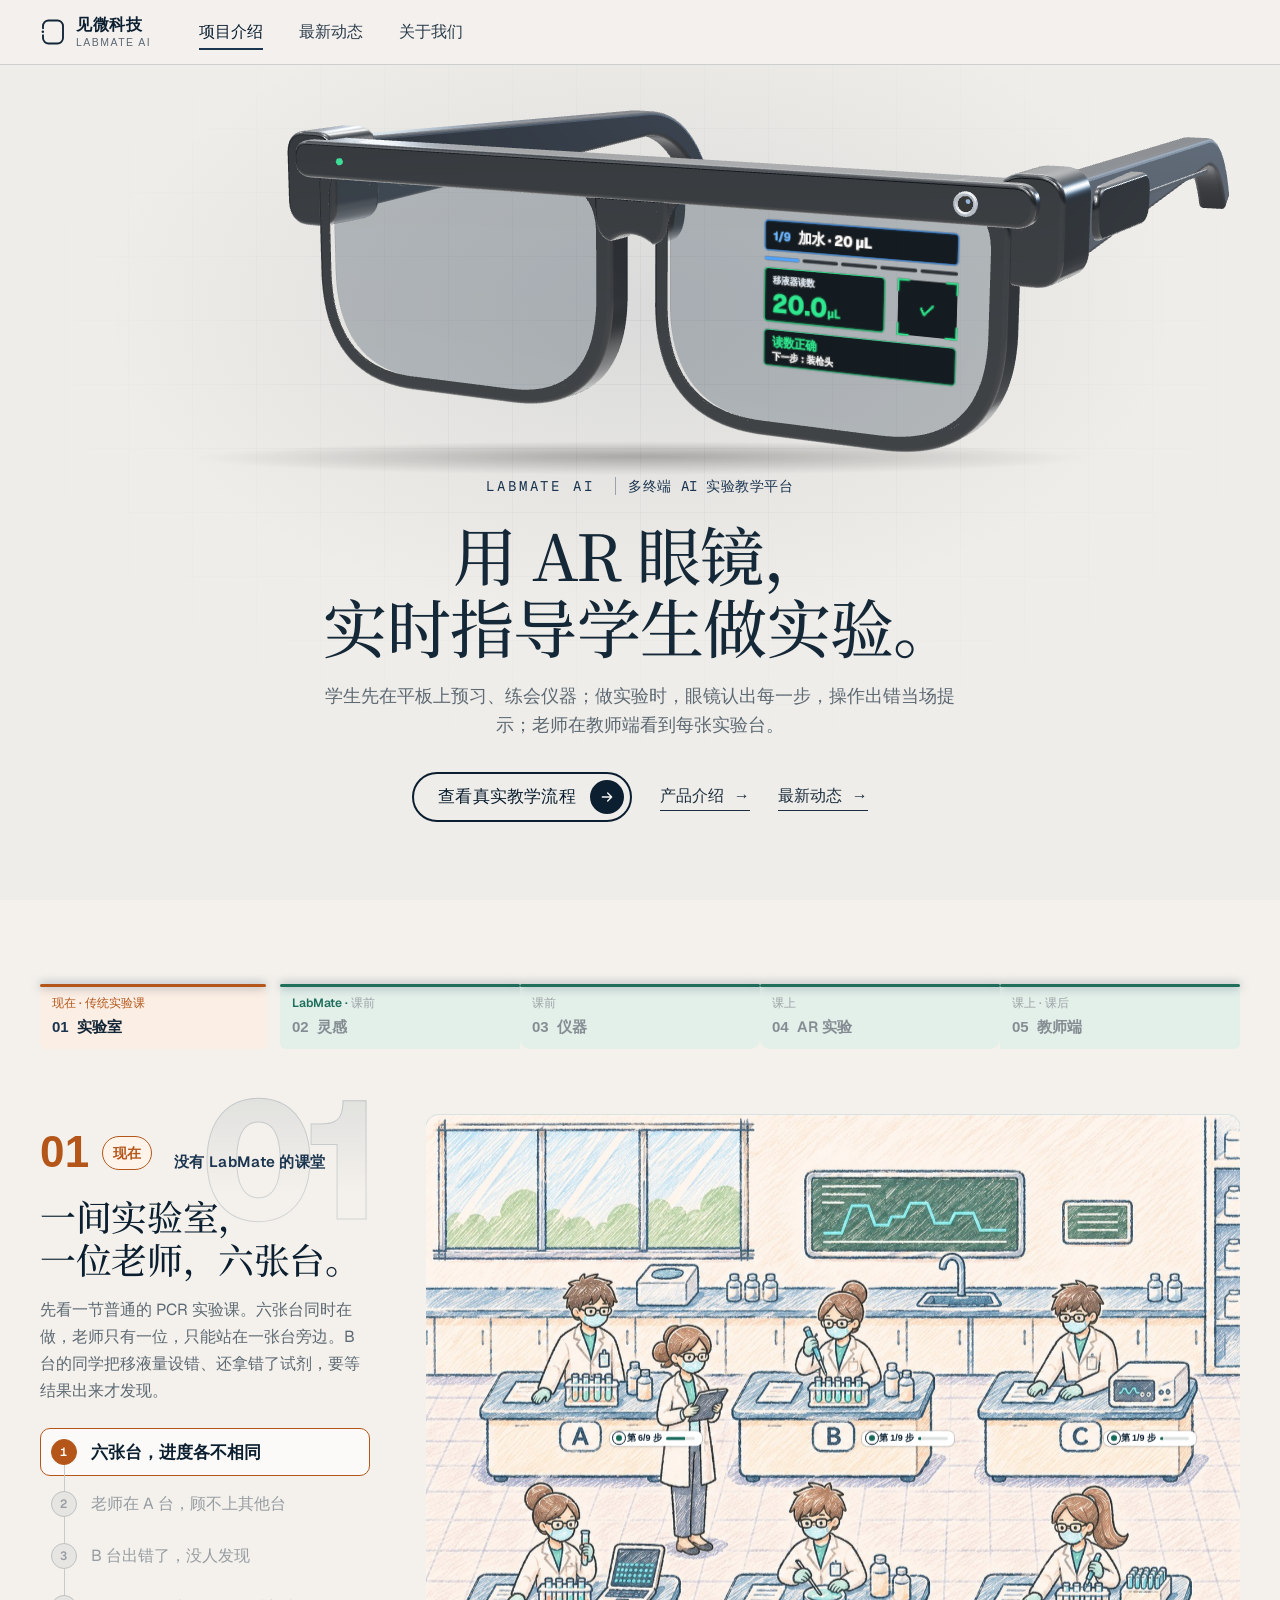
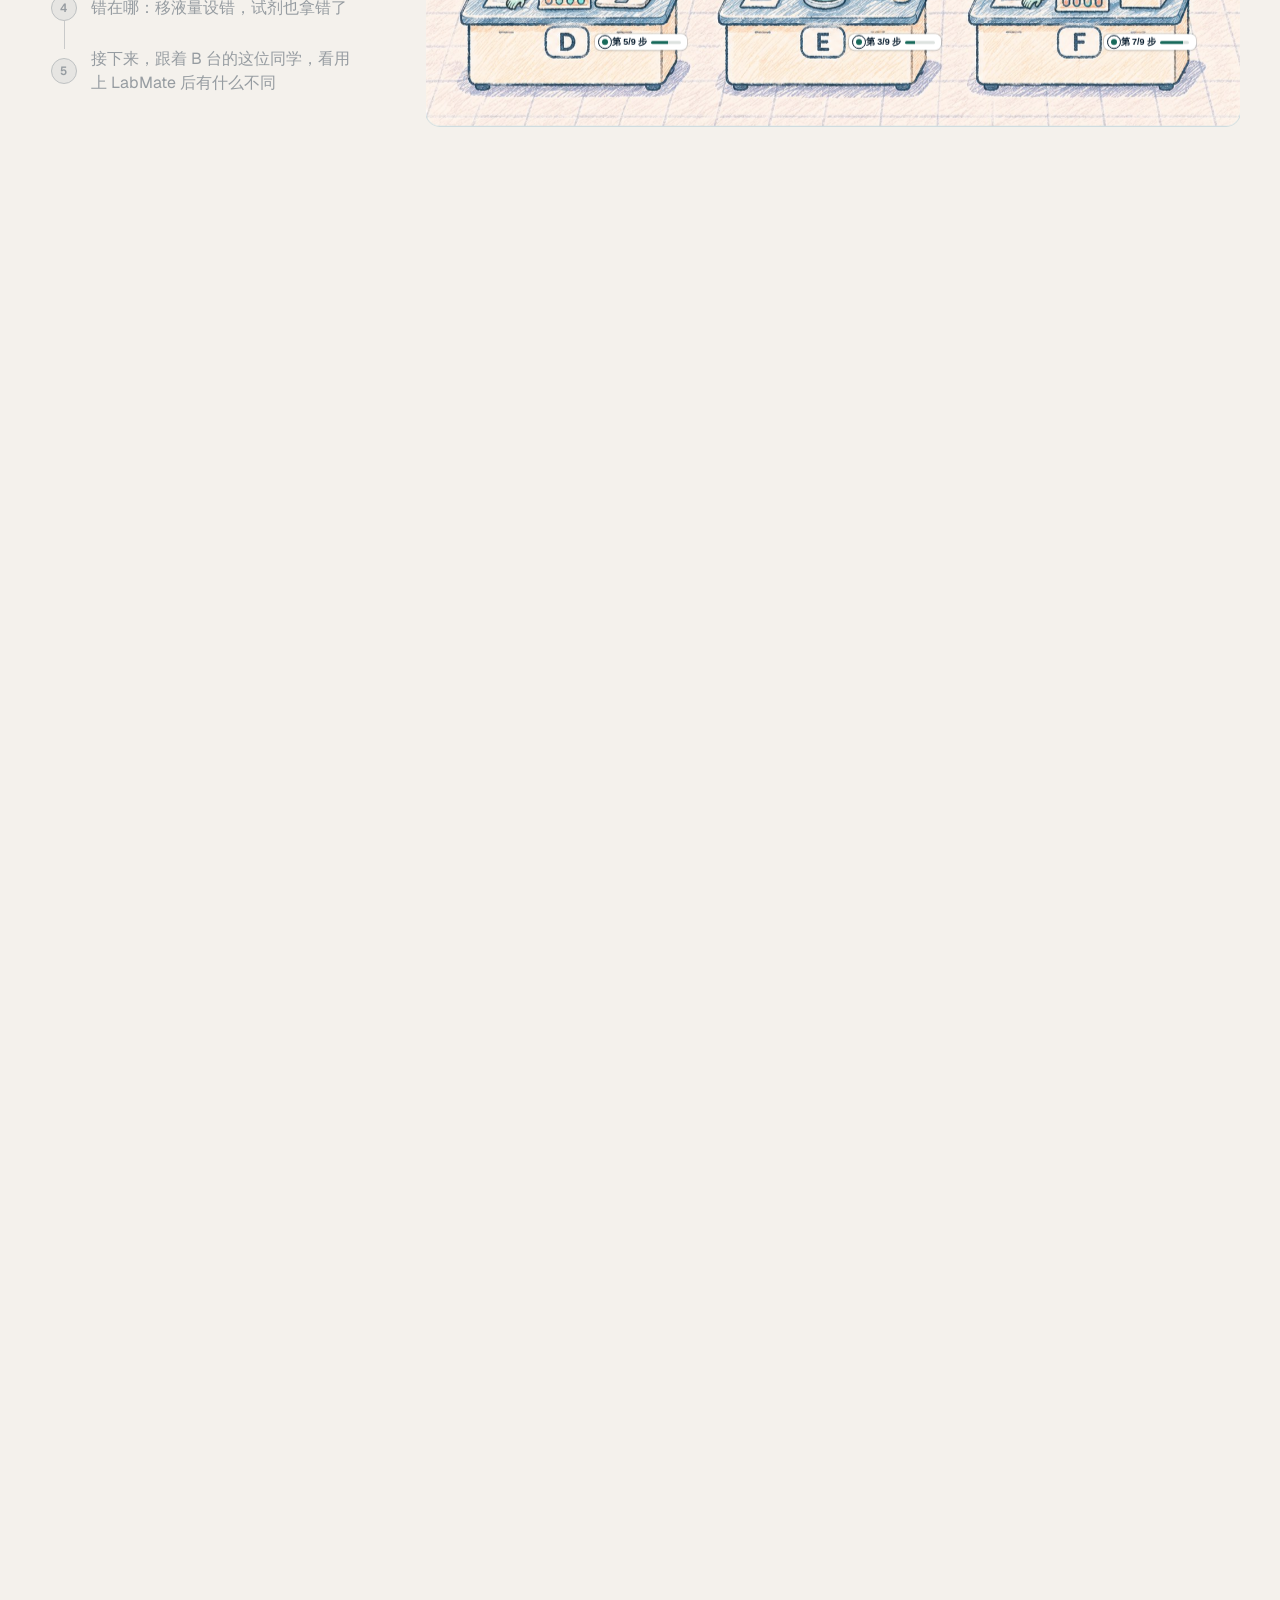
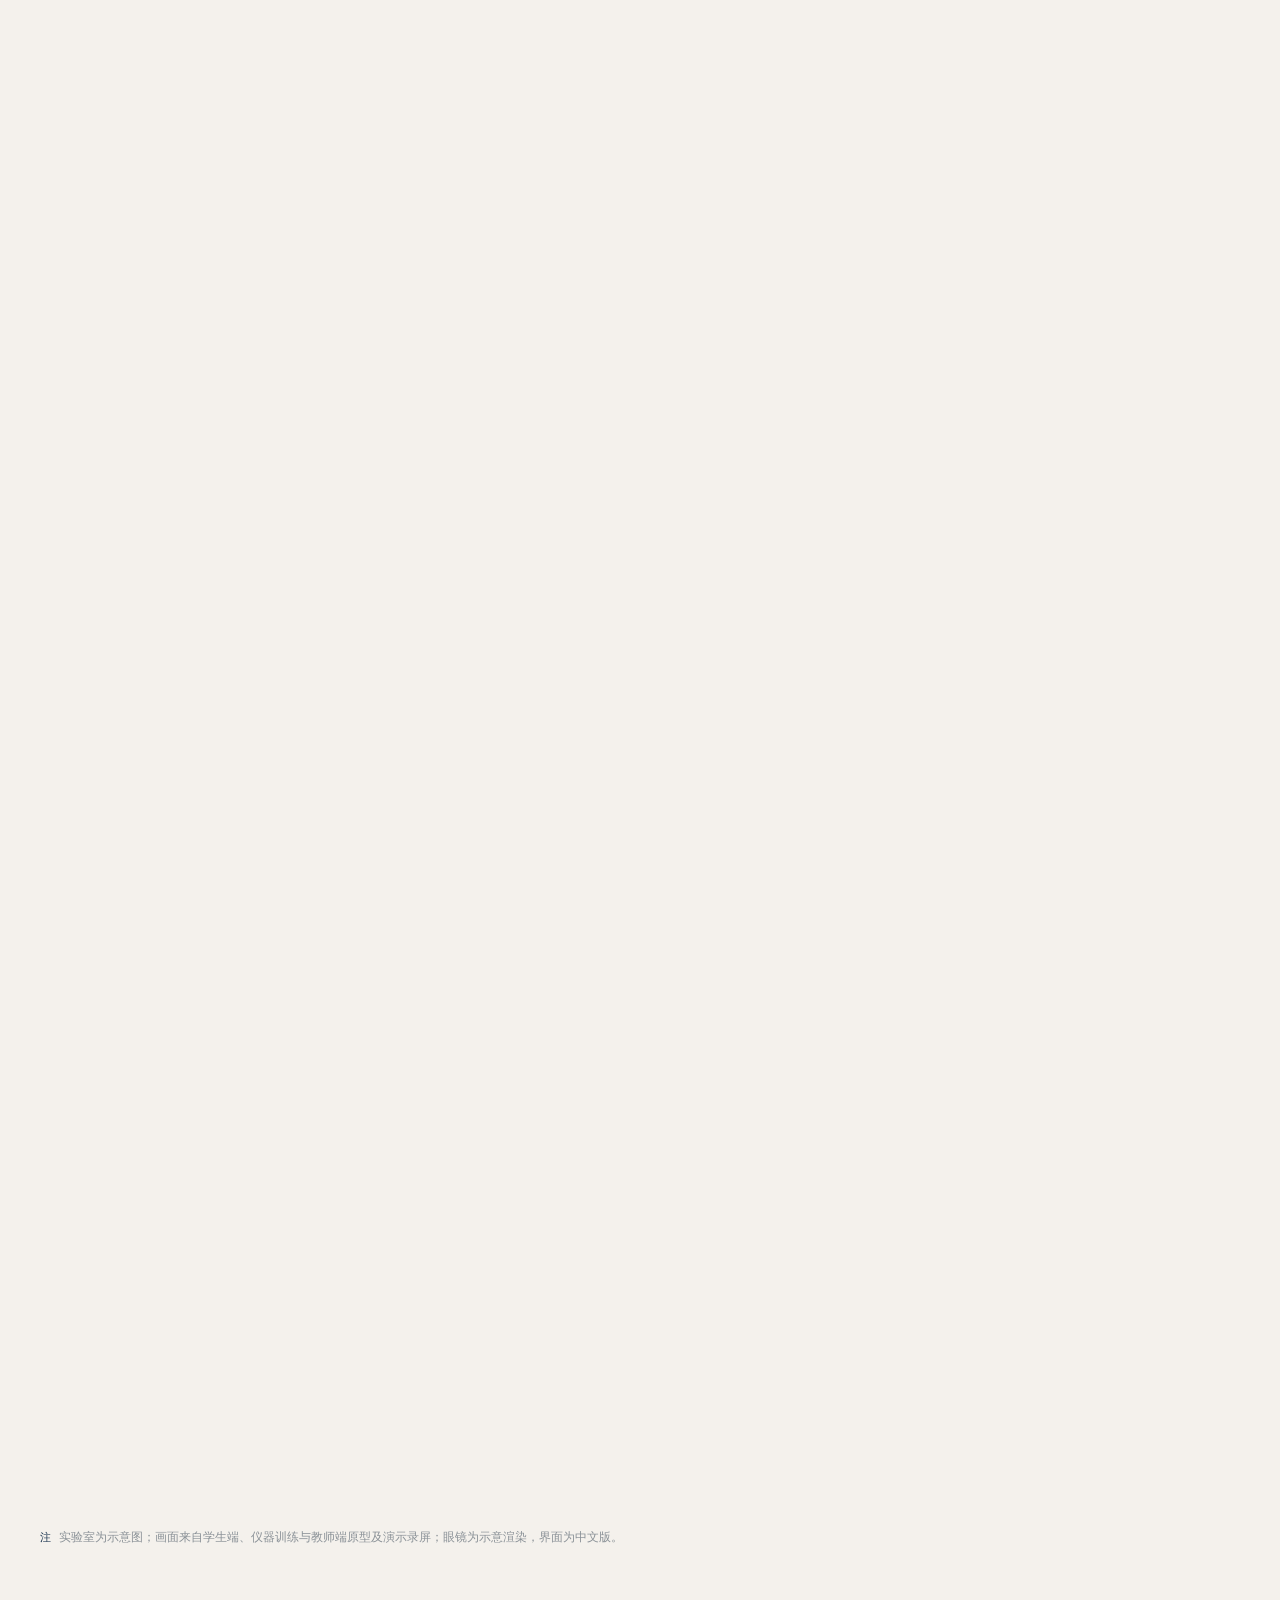
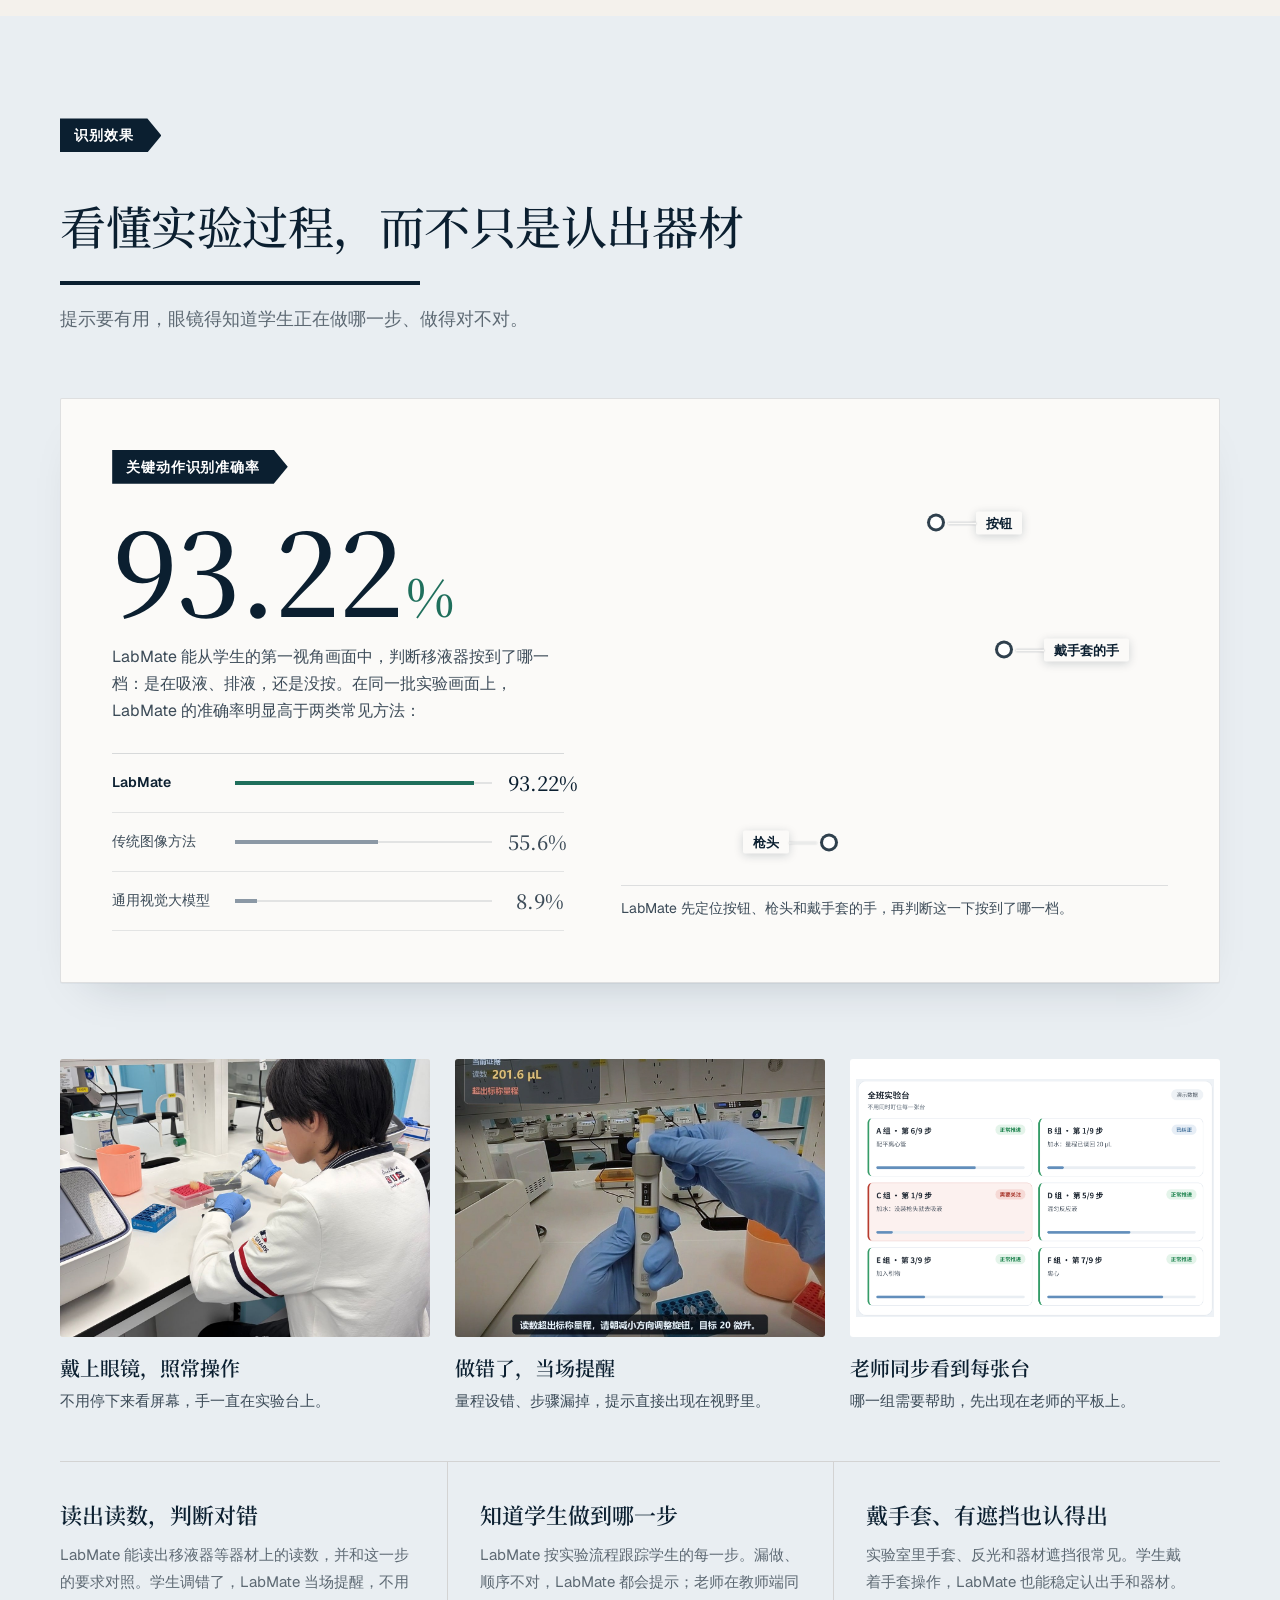
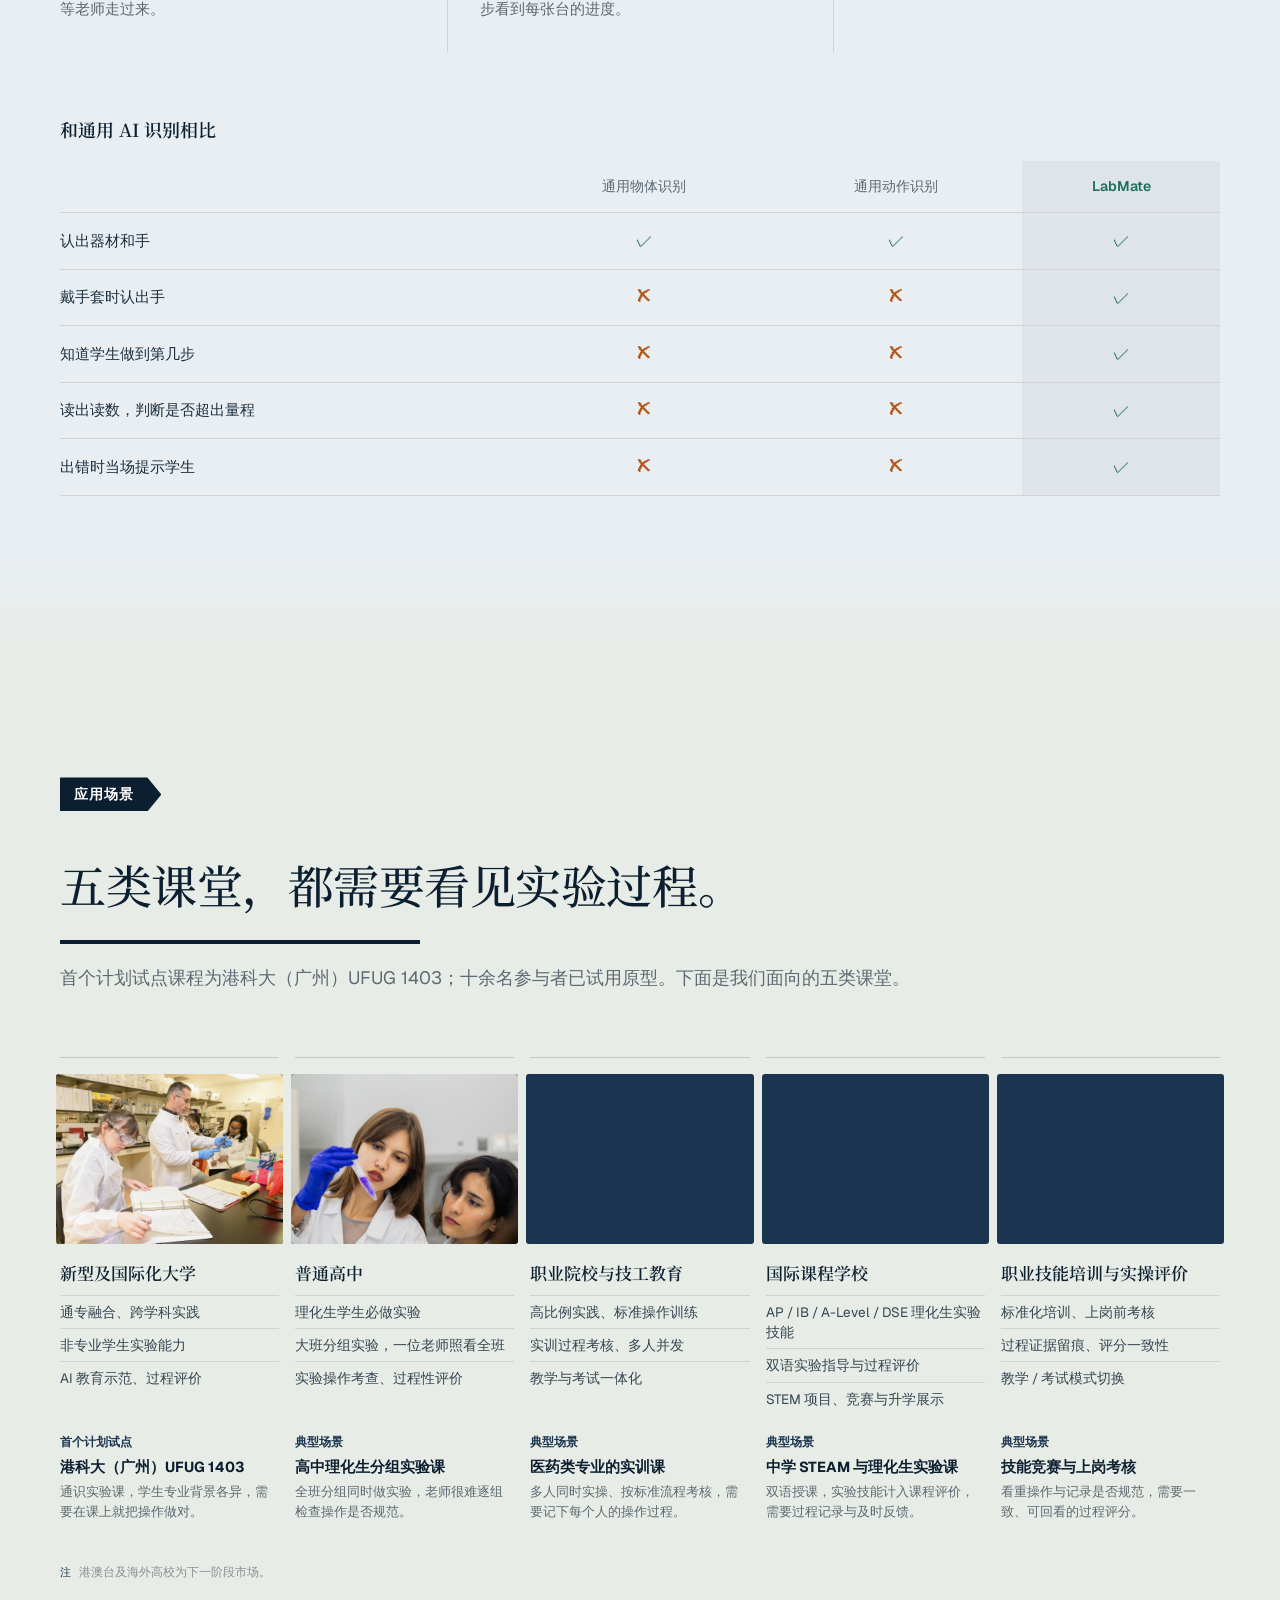
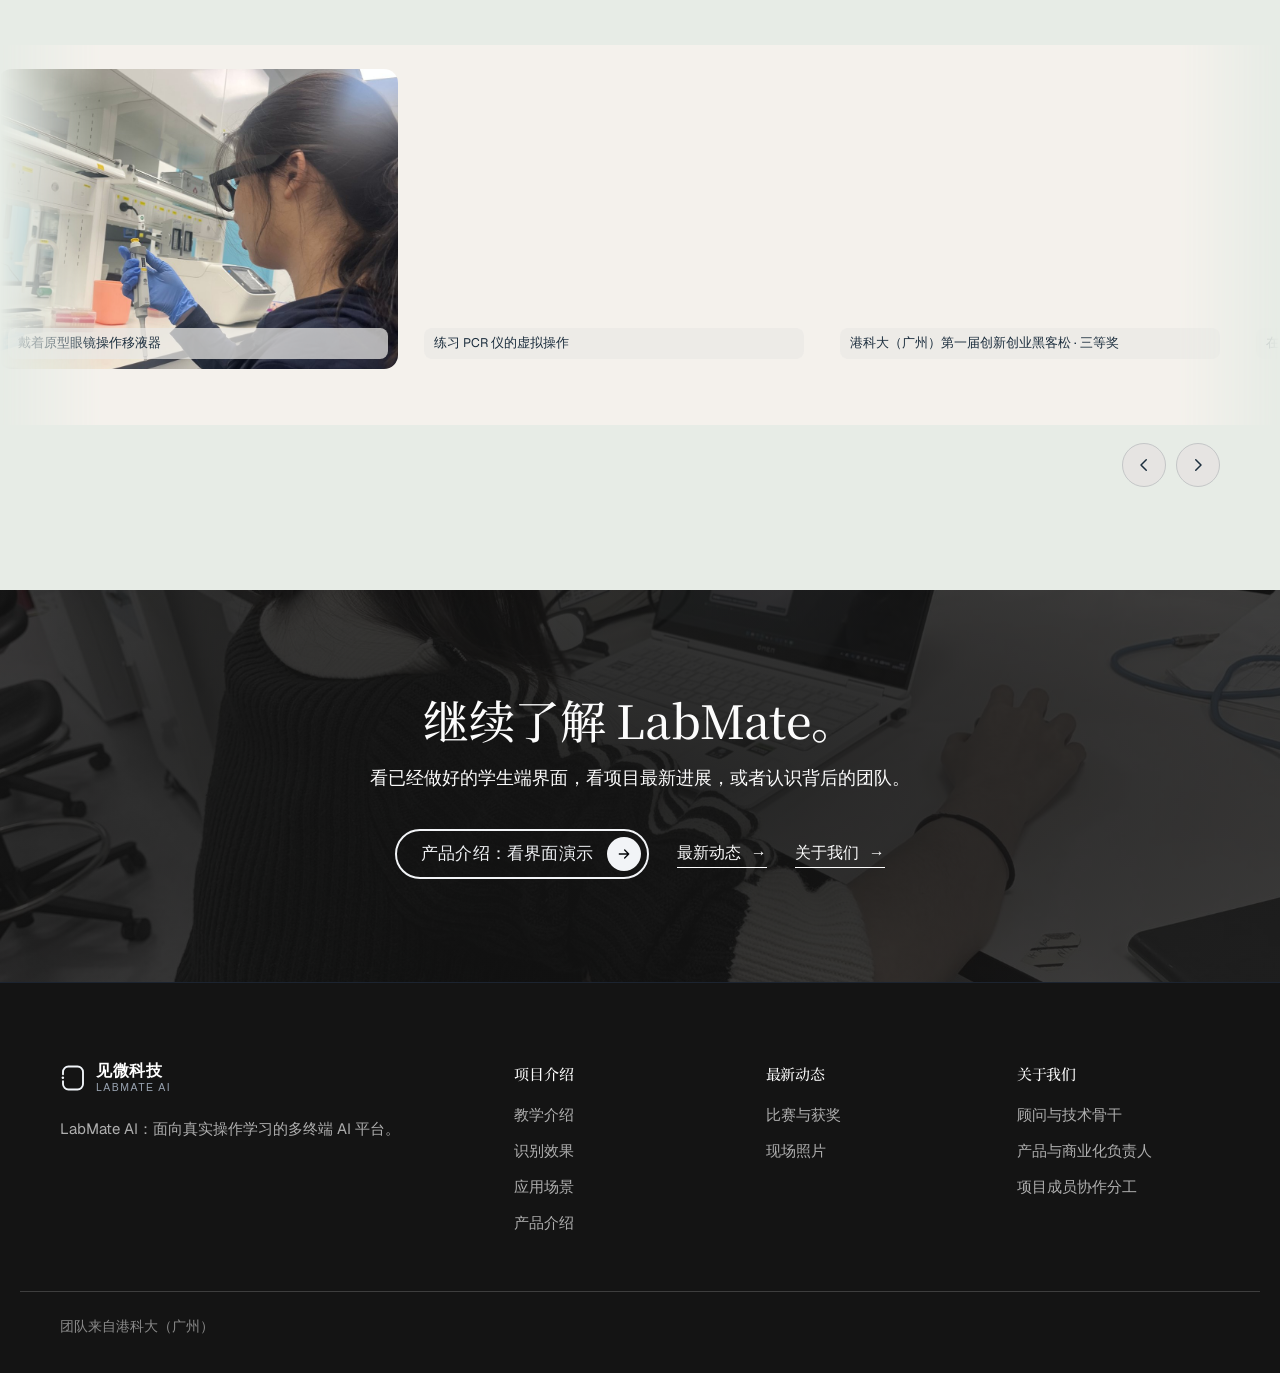
<file: index.html>
<!DOCTYPE html>
<html lang="zh-CN" data-theme="light">
<head>
<meta charset="utf-8">
<meta name="viewport" content="width=device-width, initial-scale=1">
<title>LabMate AI · 见微科技</title>
<link rel="icon" href="jw-icon.svg?v=20261126010235" type="image/svg+xml">
<link rel="apple-touch-icon" href="jw-icon.svg?v=20261126010235">
<meta name="theme-color" content="#05070a">

<script>if(/[?&]review/.test(location.search))document.documentElement.classList.add("review")</script>
<link rel="stylesheet" href="styles.css?v=20261128-r19">
<link rel="stylesheet" href="light.css?v=20261128-t14">
<link rel="stylesheet" href="theme.css?v=20261128-t28">
</head>
<body>
<div class="view" data-view="zh-project" data-lang="zh" hidden><div class="site"><a class="skip-link" data-anchor="zh-project--main" href="#zh-project">跳转到内容</a><div class="lt"><header class="site-header"><div class="site-header-inner"><a class="site-logo" href="#zh-project"><svg aria-hidden="true" class="jw-mark" focusable="false" viewbox="-2 -2 92 104"><path d="M4 35V26A22 22 0 0 1 26 4H62A22 22 0 0 1 84 26V74A22 22 0 0 1 62 96H26A22 22 0 0 1 4 74V63" fill="none" stroke="currentColor" stroke-linecap="round" stroke-width="7.5"></path><circle cx="3.4" cy="49" fill="currentColor" r="5"></circle></svg><span class="site-logo-text"><b>见微科技</b><span>LabMate AI</span></span></a><nav aria-label="网站导航" class="site-nav" id="zh-project--site-nav"><div class="nv-g"><a class="nv-top" href="#zh-project" aria-current="page">项目介绍</a><div class="nv-sub"><a href="#zh-project" data-anchor="zh-project--journey" data-anchor-view="zh-project">教学介绍</a><a href="#zh-project" data-anchor="zh-project--evidence" data-anchor-view="zh-project">识别效果</a><a href="#zh-project" data-anchor="zh-project--partners" data-anchor-view="zh-project">应用场景</a><a href="product/demo/">产品介绍</a></div></div><div class="nv-g"><a class="nv-top" href="hackathon/">最新动态</a><div class="nv-sub"><a href="hackathon/">比赛与获奖</a><a href="hackathon/#photos">现场照片</a></div></div><div class="nv-g"><a class="nv-top" href="#zh-team">关于我们</a><div class="nv-sub"><a href="#zh-team" data-anchor="zh-team--research" data-anchor-view="zh-team">顾问与技术骨干</a><a href="#zh-team" data-anchor="zh-team--delivery" data-anchor-view="zh-team">产品与商业化负责人</a><a href="#zh-team" data-anchor="zh-team--collaboration" data-anchor-view="zh-team">项目成员协作分工</a></div></div></nav><div class="site-actions"><button aria-controls="zh-project--site-nav" aria-expanded="false" aria-label="打开菜单" class="site-menu"><span aria-hidden="true" class="site-burger"><i></i><i></i></span></button></div></div></header><main id="zh-project--main"><div class="site-page"><div class="x-hero-track"><section class="x-hero"><div aria-hidden="true" class="x-hero-light"></div><div aria-hidden="true" class="x-pov x-labpov"><div class="x-labpov-in"><div class="lb ls-hero"><img class="lb-img" src="bp/lab2-base.jpg?v=20261128-one" width="1446" height="910" alt="实验室线稿插画：六张实验台，老师站在 A 台旁" decoding="async"/><img class="lb-img lb-frame" data-f="warn" src="bp/lab2-warn.jpg?v=20261128-one" width="1446" height="910" alt="" aria-hidden="true" decoding="async"/><img class="lb-img lb-frame" data-f="detail" src="bp/lab2-detail.zh.jpg?v=20261128-one" width="1446" height="910" alt="" aria-hidden="true" decoding="async"/><img class="lb-img lb-frame" data-f="teacher" src="bp/lab2-teacher.zh.jpg?v=20261128-one" width="1446" height="910" alt="" aria-hidden="true" decoding="async"/><img class="lb-img lb-frame" data-f="after" src="bp/lab2-after.zh.jpg?v=20261128-one" width="1446" height="910" alt="" aria-hidden="true" decoding="async"/><span class="lb-dim lb-dim-a" aria-hidden="true"></span><span class="lb-dim lb-dim-b" aria-hidden="true"></span><span class="lb-ring" aria-hidden="true" style="left:37.5%;top:25%;width:25.5%;height:37%"></span><svg class="lb-glasses" viewBox="0 0 80 26" aria-hidden="true" style="left:49%;top:30.2%;width:3.6%"><path d="M2 6h76"></path><rect x="6" y="5" width="30" height="17" rx="5"></rect><rect x="44" y="5" width="30" height="17" rx="5"></rect><circle cx="70" cy="7.5" r="1.6" class="lb-cam"></circle></svg><span class="lb-chip" data-b="A" aria-hidden="true" style="left:22.6%;top:53.0%;--v:0.6666666666666666"><i class="lb-dot"></i>第 6/9 步<i class="lb-bar"></i></span><span class="lb-chip" data-b="B" aria-hidden="true" style="left:53.6%;top:53.0%;--v:0.1111111111111111"><i class="lb-dot"></i>第 1/9 步<i class="lb-bar"></i></span><span class="lb-chip" data-b="C" aria-hidden="true" style="left:83.3%;top:53.0%;--v:0.1111111111111111"><i class="lb-dot"></i>第 1/9 步<i class="lb-bar"></i></span><span class="lb-chip" data-b="D" aria-hidden="true" style="left:20.8%;top:86.4%;--v:0.5555555555555556"><i class="lb-dot"></i>第 5/9 步<i class="lb-bar"></i></span><span class="lb-chip" data-b="E" aria-hidden="true" style="left:52.0%;top:86.4%;--v:0.3333333333333333"><i class="lb-dot"></i>第 3/9 步<i class="lb-bar"></i></span><span class="lb-chip" data-b="F" aria-hidden="true" style="left:83.3%;top:86.4%;--v:0.7777777777777778"><i class="lb-dot"></i>第 7/9 步<i class="lb-bar"></i></span><span class="lb-tag lb-warn" data-t="warn" style="left:51.31396957123098%;top:14.505494505494507%">B 台出错了，老师没看到</span><span class="lb-tag lb-warn" data-t="detail" style="left:65.6984785615491%;top:61.75824175824176%">移液量设错，试剂也拿错了</span><span class="lb-tag lb-ok" data-t="dev" style="left:51.31396957123098%;top:14.505494505494507%">回到课前，先用平板准备</span><span class="lb-tag lb-ok" data-t="after" style="left:69.84785615491009%;top:5.714285714285714%">B 台已纠正；C 台的新提醒，老师也第一时间看到</span></div><p class="x-labpov-cap">一节 PCR 实验课，一位老师，六张台。</p></div></div><div class="x-hero-stage"><div class="g3d g3d-hero" data-glasses3d="hero"><picture class="g3d-poster" aria-hidden="true"><source media="(max-width: 700px)" srcset="bp/glasses-poster-m.webp?v=1" type="image/webp"><source srcset="bp/glasses-poster.webp?v=1" type="image/webp"><img src="bp/glasses-poster.png?v=1" alt="" decoding="async" fetchpriority="high"></picture><svg aria-label="LabMate AR 眼镜示意图：镜片中叠加实验步骤提示" class="glasses-art has-view" role="img" viewbox="0 0 1200 430"><defs><lineargradient id="zh-project--hero-frame" x1="0" x2="0" y1="0" y2="1"><stop offset="0" stop-color="#5a6573"></stop><stop offset="0.2" stop-color="#2a3038"></stop><stop offset="1" stop-color="#0e1116"></stop></lineargradient><lineargradient id="zh-project--hero-glass" x1="0" x2="1" y1="0" y2="1"><stop offset="0" stop-color="#ffffff" stop-opacity="0.22"></stop><stop offset="0.35" stop-color="#ffffff" stop-opacity="0.04"></stop><stop offset="1" stop-color="#93b4d8" stop-opacity="0.08"></stop></lineargradient><lineargradient id="zh-project--hero-tint" x1="0" x2="0" y1="0" y2="1"><stop offset="0" stop-color="#0e2a33" stop-opacity="0.28"></stop><stop offset="1" stop-color="#0e2a33" stop-opacity="0.08"></stop></lineargradient><lineargradient id="zh-project--hero-rim" x1="0" x2="0" y1="0" y2="1"><stop offset="0" stop-color="#c9d6e3" stop-opacity="0.75"></stop><stop offset="0.3" stop-color="#93b4d8" stop-opacity="0.25"></stop><stop offset="1" stop-color="#ffffff" stop-opacity="0.05"></stop></lineargradient><filter height="140%" id="zh-project--hero-blur" width="140%" x="-20%" y="-20%"><fegaussianblur stddeviation="7"></fegaussianblur></filter><radialgradient cx="0.5" cy="0.5" id="zh-project--hero-fade" r="0.55"><stop offset="0.55" stop-color="#fff"></stop><stop offset="1" stop-color="#000"></stop></radialgradient><mask height="830" id="zh-project--hero-world" maskunits="userSpaceOnUse" width="1600" x="-200" y="-200"><rect fill="url(#zh-project--hero-fade)" height="830" width="1600" x="-200" y="-200"></rect></mask><lineargradient id="zh-project--hero-temple" x1="0" x2="0" y1="1" y2="0"><stop offset="0" stop-color="#2a323c"></stop><stop offset="1" stop-color="#2a323c" stop-opacity="0"></stop></lineargradient><clippath id="zh-project--hero-lenses"><rect height="274" rx="96" width="476" x="82" y="74"></rect><rect height="274" rx="96" width="476" x="642" y="74"></rect></clippath></defs><g class="ga-world" mask="url(#zh-project--hero-world)"><image height="1800" href="bp/glasses-guidance.jpg?v=20261126010235" opacity="0.42" width="1800" x="-42" y="-827"/></g><path d="M48 114 L80 108 L300 -40 L286 -42 Z" fill="url(#zh-project--hero-temple)"></path><path d="M1152 114 L1120 108 L900 -40 L914 -42 Z" fill="url(#zh-project--hero-temple)"></path><rect fill="url(#zh-project--hero-frame)" height="30" rx="9" width="44" x="40" y="104"></rect><rect fill="url(#zh-project--hero-frame)" height="30" rx="9" width="44" x="1116" y="104"></rect><circle cx="1142" cy="119" fill="#05070a" r="9" stroke="#2c3644" stroke-width="3"></circle><circle cx="1142" cy="119" fill="#123a4c" r="4"></circle><circle class="ga-led" cx="1157" cy="110" fill="#3ddc97" r="2.2"></circle><g fill="url(#zh-project--hero-frame)"><rect height="298" rx="108" width="502" x="70" y="62"></rect><rect height="298" rx="108" width="502" x="628" y="62"></rect><path d="M566 118 C584 92 616 92 634 118 L634 138 C616 116 584 116 566 138 Z"></path></g><g fill="none" stroke-linecap="round"><rect height="298" rx="108" stroke="url(#zh-project--hero-rim)" stroke-width="2" width="502" x="70" y="62"></rect><rect height="298" rx="108" stroke="url(#zh-project--hero-rim)" stroke-width="2" width="502" x="628" y="62"></rect></g><g fill="#2a3340"><ellipse cx="548" cy="214" rx="9" ry="20"></ellipse><ellipse cx="652" cy="214" rx="9" ry="20"></ellipse></g><g clip-path="url(#zh-project--hero-lenses)"><rect fill="#0a1119" height="430" width="1200" x="0" y="0"></rect><image class="ga-view" height="1800" href="bp/glasses-guidance.jpg?v=20261126010235" preserveaspectratio="xMinYMin slice" width="1800" x="-42" y="-827"/><rect fill="url(#zh-project--hero-tint)" height="430" width="1200" x="0" y="0"></rect><rect class="ga-scan" height="3" width="1200" x="0" y="74"></rect><rect fill="url(#zh-project--hero-glass)" height="430" width="1200" x="0" y="0"></rect><path d="M150 74 L250 74 L120 348 L82 348 L82 250 Z" fill="#ffffff" opacity="0.05"></path><path d="M710 74 L790 74 L660 348 L642 348 L642 300 Z" fill="#ffffff" opacity="0.05"></path></g><g fill="none" stroke="#93b4d8" stroke-opacity="0.35" stroke-width="1.5"><rect height="274" rx="96" width="476" x="82" y="74"></rect><rect height="274" rx="96" width="476" x="642" y="74"></rect></g><g class="ga-hud"><g class="ga-chip c1"><rect height="36" rx="9" width="250" x="122" y="100"></rect><text x="138" y="124">1/9 · 加水 20 µL</text></g><g class="ga-list c2"><path d="M138 176 V 302"></path><g class="on"><circle cx="138" cy="168" r="6"></circle><text x="156" y="174">调量</text></g><g class=""><circle cx="138" cy="202" r="6"></circle><text x="156" y="208">装枪头</text></g><g class=""><circle cx="138" cy="236" r="6"></circle><text x="156" y="242">吸液</text></g><g class=""><circle cx="138" cy="270" r="6"></circle><text x="156" y="276">排液</text></g><g class=""><circle cx="138" cy="304" r="6"></circle><text x="156" y="310">退枪头</text></g></g><g class="ga-box c3"><path d="M852 122 h-16 v22 M922 122 h16 v22 M852 268 h-16 v-22 M922 268 h16 v-22"></path></g><g class="ga-chip warn c4"><rect height="56" rx="9" width="140" x="676" y="124"></rect><text class="small" x="690" y="148">读数</text><text x="682" y="172">201.6 µL</text></g><g class="ga-chip ok c5"><rect height="36" rx="9" width="404" x="676" y="292"></rect><text x="692" y="316">朝减小方向调整旋钮 → 20 µL</text></g></g></svg></div><span aria-hidden="true" class="x-hero-floor"></span></div><div class="x-hero-copy"><p class="x-lockup">LabMate AI<!-- --> <span>多终端 AI 实验教学平台</span></p><h1>用 AR 眼镜，<br/>实时指导学生做实验。</h1><p class="x-hero-lead">学生先在平板上预习、练会仪器；做实验时，眼镜认出每一步，操作出错当场提示；老师在教师端看到每张实验台。</p><div class="x-hero-actions hero-actions3"><a class="x-btn" data-anchor="zh-project--journey" href="#zh-project">查看真实教学流程</a><a class="x-link" href="product/demo/">产品介绍</a><a class="x-link" href="hackathon/">最新动态</a></div><p class="x-foot">眼镜为示意渲染；实验室为示意图。</p></div></section></div><section aria-label="一次完整实验" class="xj" data-journey="true" id="zh-project--journey"><div class="xj-stage" data-k="0" data-scene="0"><div aria-hidden="true" class="xj-bar"><span style="--i:0"><i></i><small>现在</small><b>01</b>实验室</span><span style="--i:1"><i></i><small>课前</small><b>02</b>灵感</span><span style="--i:2"><i></i><small>课前</small><b>03</b>仪器</span><span style="--i:3"><i></i><small>课上</small><b>04</b>AR 实验</span><span style="--i:4"><i></i><small>课上 · 课后</small><b>05</b>教师端</span></div><div class="xj-copy"><article class="xj-cap" data-cap="0"><p class="x-chap"><b>01</b><em class="xj-when">现在</em><span>没有 LabMate 的课堂</span></p><h2>一间实验室，一位老师，六张台。</h2><p class="xj-p">先看一节普通的 PCR 实验课。六张台同时在做，老师只有一位，只能站在一张台旁边。B 台的同学把移液量设错、还拿错了试剂，要等结果出来才发现。</p><ol class="xj-steps"><li data-num="1" data-step="0">六张台，进度各不相同</li><li data-num="2" data-step="1">老师在 A 台，顾不上其他台</li><li data-num="3" data-step="2">B 台出错了，没人发现</li><li data-num="4" data-step="3">错在哪：移液量设错，试剂也拿错了</li><li data-num="5" data-step="4">接下来，跟着 B 台的这位同学，看用上 LabMate 后有什么不同</li></ol></article><article class="xj-cap" data-cap="1"><p class="x-chap"><b>02</b><em class="xj-when">课前</em><span>灵感 · Inspiration</span></p><h2>从一个问题开始。</h2><p class="xj-p">这一次，从课前开始。B 台的同学先在平板上选一个感兴趣的小场景，在 Dr. Pipette 引导下自己搭出 PCR 方案，弄清每一步为什么这样做。</p><ol class="xj-steps"><li data-num="1" data-step="0">选一个小场景</li><li data-num="2" data-step="1">说清你的问题</li><li data-num="3" data-step="2">问 Dr. Pipette</li><li data-num="4" data-step="3">找到要检测的片段</li><li data-num="5" data-step="4">设计引物与分组</li><li data-num="6" data-step="5">整理 PCR protocol 草案</li></ol></article><article class="xj-cap" data-cap="2"><p class="x-chap"><b>03</b><em class="xj-when">课前</em><span>仪器使用 · Instrument use</span></p><h2>先会用仪器，再做完整实验。</h2><p class="xj-p">还是在课前：一步步练会微量移液器，量程、握法、两档力度都练熟，再进实验室。上次设错的移液量，在这里先练对。</p><ol class="xj-steps"><li data-num="1" data-step="0">选择移液枪</li><li data-num="2" data-step="1">调整量程</li><li data-num="3" data-step="2">正确握持</li><li data-num="4" data-step="3">感受两档力度</li><li data-num="5" data-step="4">安装枪头</li><li data-num="6" data-step="5">吸液准备与吸取</li></ol></article><article class="xj-cap" data-cap="3"><p class="x-chap"><b>04</b><em class="xj-when">课上</em><span>AR 实验 · AR lab work</span></p><h2>戴上眼镜，走到实验台。</h2><p class="xj-p">课上，B 台的同学戴上眼镜。这一次移液量刚设错，眼镜就认出来，在视野里提示他调回 20 µL，不用等到结果出来。</p><ol class="xj-steps"><li data-num="1" data-step="0">看见 · 认出移液器和刻度窗</li><li data-num="2" data-step="1">对齐流程 · 第 1/9 步 · 加水 20 µL</li><li data-num="3" data-step="2">判断 · 读数 201.6 µL，超出量程</li><li data-num="4" data-step="3">提示 · 请调小旋钮</li></ol></article><article class="xj-cap" data-cap="4"><p class="x-chap"><b>05</b><em class="xj-when">课上 · 课后</em><span>教师端 · Teacher</span></p><h2>教师看见每一张台。</h2><p class="xj-p">回到开头那间实验室：老师在平板上看到每一张台。B 台已经自己纠正；C 台出现新情况，马上标红。老师先去需要帮助的那一张，课后还能回放关键事件。</p><ol class="xj-steps"><li data-num="1" data-step="0">出错的台，在教师端标红</li><li data-num="2" data-step="1">点开这一组，按时间看关键事件</li><li data-num="3" data-step="2">课后回放，复盘过程</li><li data-num="4" data-step="3">回到实验室：每张台都戴上眼镜，老师在平板上看到 C 台需要帮助</li><li data-num="5" data-step="4">B 台已纠正，C 台的新情况也第一时间看到</li></ol></article></div><div aria-hidden="true" class="xj-view"><div class="xj-lab"><div class="lb"><img class="lb-img" src="bp/lab2-base.jpg?v=20261128-one" width="1446" height="910" alt="实验室线稿插画：六张实验台，老师站在 A 台旁" decoding="async"/><img class="lb-img lb-frame" data-f="warn" src="bp/lab2-warn.jpg?v=20261128-one" width="1446" height="910" alt="" aria-hidden="true" decoding="async"/><img class="lb-img lb-frame" data-f="detail" src="bp/lab2-detail.zh.jpg?v=20261128-one" width="1446" height="910" alt="" aria-hidden="true" decoding="async"/><img class="lb-img lb-frame" data-f="teacher" src="bp/lab2-teacher.zh.jpg?v=20261128-one" width="1446" height="910" alt="" aria-hidden="true" decoding="async"/><img class="lb-img lb-frame" data-f="after" src="bp/lab2-after.zh.jpg?v=20261128-one" width="1446" height="910" alt="" aria-hidden="true" decoding="async"/><span class="lb-dim lb-dim-a" aria-hidden="true"></span><span class="lb-dim lb-dim-b" aria-hidden="true"></span><span class="lb-ring" aria-hidden="true" style="left:37.5%;top:25%;width:25.5%;height:37%"></span><svg class="lb-glasses" viewBox="0 0 80 26" aria-hidden="true" style="left:49%;top:30.2%;width:3.6%"><path d="M2 6h76"></path><rect x="6" y="5" width="30" height="17" rx="5"></rect><rect x="44" y="5" width="30" height="17" rx="5"></rect><circle cx="70" cy="7.5" r="1.6" class="lb-cam"></circle></svg><span class="lb-chip" data-b="A" aria-hidden="true" style="left:22.6%;top:53.0%;--v:0.6666666666666666"><i class="lb-dot"></i>第 6/9 步<i class="lb-bar"></i></span><span class="lb-chip" data-b="B" aria-hidden="true" style="left:53.6%;top:53.0%;--v:0.1111111111111111"><i class="lb-dot"></i>第 1/9 步<i class="lb-bar"></i></span><span class="lb-chip" data-b="C" aria-hidden="true" style="left:83.3%;top:53.0%;--v:0.1111111111111111"><i class="lb-dot"></i>第 1/9 步<i class="lb-bar"></i></span><span class="lb-chip" data-b="D" aria-hidden="true" style="left:20.8%;top:86.4%;--v:0.5555555555555556"><i class="lb-dot"></i>第 5/9 步<i class="lb-bar"></i></span><span class="lb-chip" data-b="E" aria-hidden="true" style="left:52.0%;top:86.4%;--v:0.3333333333333333"><i class="lb-dot"></i>第 3/9 步<i class="lb-bar"></i></span><span class="lb-chip" data-b="F" aria-hidden="true" style="left:83.3%;top:86.4%;--v:0.7777777777777778"><i class="lb-dot"></i>第 7/9 步<i class="lb-bar"></i></span><span class="lb-tag lb-warn" data-t="warn" style="left:51.31396957123098%;top:14.505494505494507%">B 台出错了，老师没看到</span><span class="lb-tag lb-warn" data-t="detail" style="left:65.6984785615491%;top:61.75824175824176%">移液量设错，试剂也拿错了</span><span class="lb-tag lb-ok" data-t="dev" style="left:51.31396957123098%;top:14.505494505494507%">回到课前，先用平板准备</span><span class="lb-tag lb-ok" data-t="after" style="left:69.84785615491009%;top:5.714285714285714%">B 台已纠正；C 台的新提醒，老师也第一时间看到</span></div></div><div class="xj-tablet"><div class="xj-screen"><img alt="" class="xj-shot" data-shot="0" decoding="async" height="1161" loading="eager" src="bp/app-scene.jpg?v=20261126010235" style="color:transparent" width="1600"/><img alt="" class="xj-shot" data-shot="1" decoding="async" height="1161" loading="lazy" src="bp/app-question.jpg?v=20261126010235" style="color:transparent" width="1600"/><img alt="" class="xj-shot" data-shot="2" decoding="async" height="1161" loading="lazy" src="bp/app-pipette.jpg?v=20261126010235" style="color:transparent" width="1600"/><img alt="" class="xj-shot" data-shot="3" decoding="async" height="1161" loading="lazy" src="bp/app-segment.jpg?v=20261126010235" style="color:transparent" width="1600"/><img alt="" class="xj-shot" data-shot="4" decoding="async" height="1161" loading="lazy" src="bp/app-design.jpg?v=20261126010235" style="color:transparent" width="1600"/><img alt="" class="xj-shot" data-shot="5" decoding="async" height="1161" loading="lazy" src="bp/app-protocol.jpg?v=20261126010235" style="color:transparent" width="1600"/><img alt="" class="xj-inst" decoding="async" height="1741" loading="eager" src="bp/instrument-hd.jpg?v=20261127-fix" style="color:transparent" width="2400"/><span class="xj-hl"></span></div></div><div class="xj-zoom"><img alt="" class="xj-z" data-z="1-0" decoding="async" height="896" loading="lazy" src="bp/z-scene.jpg?v=20261126010235" style="color:transparent" width="1600"/><img alt="" class="xj-z" data-z="1-1" decoding="async" height="723" loading="lazy" src="bp/z-question.jpg?v=20261126010235" style="color:transparent" width="1600"/><img alt="" class="xj-z" data-z="1-2" decoding="async" height="647" loading="lazy" src="bp/z-pipette.jpg?v=20261126010235" style="color:transparent" width="1600"/><img alt="" class="xj-z" data-z="1-3" decoding="async" height="516" loading="lazy" src="bp/z-segment.jpg?v=20261126010235" style="color:transparent" width="1600"/><img alt="" class="xj-z" data-z="1-4" decoding="async" height="430" loading="lazy" src="bp/z-design.jpg?v=20261126010235" style="color:transparent" width="1600"/><img alt="" class="xj-z" data-z="1-5" decoding="async" height="416" loading="lazy" src="bp/z-protocol.jpg?v=20261126010235" style="color:transparent" width="1600"/><img alt="" class="xj-z" data-z="2-0" decoding="async" height="283" loading="lazy" src="bp/z-inst0.jpg?v=20261126010235" style="color:transparent" width="1400"/><img alt="" class="xj-z" data-z="2-1" decoding="async" height="283" loading="lazy" src="bp/z-inst1.jpg?v=20261126010235" style="color:transparent" width="1400"/><img alt="" class="xj-z" data-z="2-2" decoding="async" height="283" loading="lazy" src="bp/z-inst2.jpg?v=20261126010235" style="color:transparent" width="1400"/><img alt="" class="xj-z" data-z="2-3" decoding="async" height="283" loading="lazy" src="bp/z-inst3.jpg?v=20261126010235" style="color:transparent" width="1400"/><img alt="" class="xj-z" data-z="2-4" decoding="async" height="283" loading="lazy" src="bp/z-inst4.jpg?v=20261126010235" style="color:transparent" width="1400"/><img alt="" class="xj-z" data-z="2-5" decoding="async" height="566" loading="lazy" src="bp/z-inst5.jpg?v=20261126010235" style="color:transparent" width="1400"/></div><div class="xj-glasses"><div class="g3d g3d-mini" data-glasses3d="mini"></div></div><div class="xj-bench"><img alt="" decoding="async" height="675" loading="eager" src="bp/bench-pov.jpg?v=20261128wb" style="color:transparent" width="1200"/><span class="xj-ret"></span><div class="xj-hud xj-hud-task"><b>第 1/9 步</b>加水 · 20 µL</div><div class="xj-hud xj-hud-read"><span>当前读数</span><strong>201.6 µL</strong><em>超出标称量程</em></div><div class="xj-hud xj-hud-say"><i></i>请朝减小方向调整旋钮，目标 20 微升。</div></div><div class="xj-monitor"><div class="xj-mscreen"><img alt="" decoding="async" height="944" loading="eager" src="bp/teacher-workspace.png?v=20261128-c" style="color:transparent" width="1458"/><span class="xj-fcard"></span><span class="xj-fpulse"></span><span class="xj-tgt" data-tgt="0" style="left:28.7%;top:74.5%">01</span><span class="xj-tgt" data-tgt="1" style="left:57.7%;top:69.5%">02</span><span class="xj-tgt" data-tgt="2" style="left:63.3%;top:20.3%">03</span></div></div></div></div><p class="x-foot xj-foot">实验室为示意图；画面来自学生端、仪器训练与教师端原型及演示录屏；眼镜为示意渲染，界面为中文版。</p></section><section class="x-band x-ev ev2" id="zh-project--evidence"><div class="x-wrap"><header class="x-head"><p class="x-kicker lm-tag"><span>识别效果</span></p><h2>看懂实验过程，而不只是认出器材</h2><p>提示要有用，眼镜得知道学生正在做哪一步、做得对不对。</p></header>
<div class="ev4" data-inview="true">
<div class="ev4-stat">
<p class="ev4-k lm-tag"><span>关键动作识别准确率</span></p>
<p class="ev4-num"><span data-count-to="93.22">93.22</span><small>%</small></p>
<p class="ev4-d">LabMate 能从学生的第一视角画面中，判断移液器按到了哪一档：是在吸液、排液，还是没按。在同一批实验画面上，LabMate 的准确率明显高于两类常见方法：</p>
<ul class="ev4-rows">
<li class="us"><span class="n">LabMate</span><span class="b"><i style="--v:.9322"></i></span><b>93.22%</b></li>
<li><span class="n">传统图像方法</span><span class="b"><i style="--v:.556"></i></span><b>55.6%</b></li>
<li><span class="n">通用视觉大模型</span><span class="b"><i style="--v:.089"></i></span><b>8.9%</b></li>
</ul>
</div>
<figure class="ev4-fig"><div class="ev4-shot"><img alt="戴手套操作移液器的画面，标出按钮、枪头和手" decoding="async" loading="lazy" src="bp/ev-frame.jpg?v=20261128wb" width="1200" height="899"/>
<span class="ev4-call" style="left:57.5%;top:15%"><i></i><em>按钮</em></span>
<span class="ev4-call" style="left:70%;top:46%"><i></i><em>戴手套的手</em></span>
<span class="ev4-call l" style="left:38%;top:93%"><i></i><em>枪头</em></span>
</div><figcaption>LabMate 先定位按钮、枪头和戴手套的手，再判断这一下按到了哪一档。</figcaption></figure>
</div>
<ol class="ev4-pics" data-inview="true">
<li><figure><img alt="同学戴着眼镜在实验台前取枪头" decoding="async" loading="lazy" src="product/demo/media/field/tip-pick.jpg?v=20261128" width="1200" height="1500"/></figure><h3>戴上眼镜，照常操作</h3><p>不用停下来看屏幕，手一直在实验台上。</p></li>
<li><figure><img alt="眼镜视野里显示的提示" decoding="async" loading="lazy" src="photos/glasses-pov-clean.jpg?v=1"/></figure><h3>做错了，当场提醒</h3><p>量程设错、步骤漏掉，提示直接出现在视野里。</p></li>
<li><figure><img alt="教师端：全班实验台" decoding="async" loading="lazy" src="bp/teacher-board.png?v=1" width="1209" height="806"/></figure><h3>老师同步看到每张台</h3><p>哪一组需要帮助，先出现在老师的平板上。</p></li>
</ol>

<ol class="ev2-claims" data-inview="true">
<li style="--i:0"><h3>读出读数，判断对错</h3><p>LabMate 能读出移液器等器材上的读数，并和这一步的要求对照。学生调错了，LabMate 当场提醒，不用等老师走过来。</p></li>
<li style="--i:1"><h3>知道学生做到哪一步</h3><p>LabMate 按实验流程跟踪学生的每一步。漏做、顺序不对，LabMate 都会提示；老师在教师端同步看到每张台的进度。</p></li>
<li style="--i:2"><h3>戴手套、有遮挡也认得出</h3><p>实验室里手套、反光和器材遮挡很常见。学生戴着手套操作，LabMate 也能稳定认出手和器材。</p></li>
</ol>
<div class="ev2-compare" data-inview="true"><h3>和通用 AI 识别相比</h3>
<div class="ev2-scroll"><table><thead><tr><th scope="col"><span class="sr">能力</span></th><th scope="col">通用<wbr>物体识别</th><th scope="col">通用<wbr>动作识别</th><th scope="col" class="us">LabMate</th></tr></thead><tbody>
<tr><th scope="row">认出器材和手</th><td class="y" aria-label="能">✓</td><td class="y" aria-label="能">✓</td><td class="y" aria-label="能">✓</td></tr>
<tr><th scope="row">戴手套时认出手</th><td class="n" aria-label="不能">✗</td><td class="n" aria-label="不能">✗</td><td class="y" aria-label="能">✓</td></tr>
<tr><th scope="row">知道学生做到第几步</th><td class="n" aria-label="不能">✗</td><td class="n" aria-label="不能">✗</td><td class="y" aria-label="能">✓</td></tr>
<tr><th scope="row">读出读数，判断是否超出量程</th><td class="n" aria-label="不能">✗</td><td class="n" aria-label="不能">✗</td><td class="y" aria-label="能">✓</td></tr>
<tr><th scope="row">出错时当场提示学生</th><td class="n" aria-label="不能">✗</td><td class="n" aria-label="不能">✗</td><td class="y" aria-label="能">✓</td></tr>
</tbody></table></div>
</div>
</div></section><section class="x-band x-partners" data-inview="true" id="zh-project--partners"><div class="x-wrap"><header class="x-head"><p class="x-kicker lm-tag"><span>应用场景</span></p><h2>五类课堂，都需要看见实验过程。</h2><p>首个计划试点课程为港科大（广州）UFUG 1403；十余名参与者已试用原型。下面是我们面向的五类课堂。</p></header></div><div class="x-wrap"><ol class="x-sites"><li class="x-site" style="--i:0"><figure class="x-site-img"><img alt="大学实验室里的学生与老师" decoding="async" loading="lazy" src="bp/sites/site-university.jpg?v=20261128" width="1200" height="900"/></figure><h3>新型及国际化大学</h3><ul><li>通专融合、跨学科实践</li><li>非专业学生实验能力</li><li>AI 教育示范、过程评价</li></ul><div class="x-site-who"><span>首个计划试点</span><b>港科大（广州）UFUG 1403</b><p>通识实验课，学生专业背景各异，需要在课上就把操作做对。</p></div></li><li class="x-site" style="--i:1"><figure class="x-site-img"><img alt="学生在实验课上观察试管" decoding="async" loading="lazy" src="bp/sites/site-highschool.jpg?v=20261128" width="1200" height="900"/></figure><h3>普通高中</h3><ul><li>理化生学生必做实验</li><li>大班分组实验，一位老师照看全班</li><li>实验操作考查、过程性评价</li></ul><div class="x-site-who"><span>典型场景</span><b>高中理化生分组实验课</b><p>全班分组同时做实验，老师很难逐组检查操作是否规范。</p></div></li><li class="x-site" style="--i:1"><figure class="x-site-img"><img alt="职业实训中的实验操作" decoding="async" loading="lazy" src="bp/sites/site-vocational.jpg?v=20261128" width="1200" height="900"/></figure><h3>职业院校与技工教育</h3><ul><li>高比例实践、标准操作训练</li><li>实训过程考核、多人并发</li><li>教学与考试一体化</li></ul><div class="x-site-who"><span>典型场景</span><b>医药类专业的实训课</b><p>多人同时实操、按标准流程考核，需要记下每个人的操作过程。</p></div></li><li class="x-site" style="--i:2"><figure class="x-site-img"><img alt="学生在科学课上做实验" decoding="async" loading="lazy" src="bp/sites/site-intl.jpg?v=20261128" width="1200" height="900"/></figure><h3>国际课程学校</h3><ul><li>AP / IB / A-Level / DSE 理化生实验技能</li><li>双语实验指导与过程评价</li><li>STEM 项目、竞赛与升学展示</li></ul><div class="x-site-who"><span>典型场景</span><b>中学 STEAM 与理化生实验课</b><p>双语授课，实验技能计入课程评价，需要过程记录与及时反馈。</p></div></li><li class="x-site" style="--i:3"><figure class="x-site-img"><img alt="移液器操作特写" decoding="async" loading="lazy" src="bp/sites/site-skills.jpg?v=20261128" width="1200" height="900"/></figure><h3>职业技能培训与实操评价</h3><ul><li>标准化培训、上岗前考核</li><li>过程证据留痕、评分一致性</li><li>教学 / 考试模式切换</li></ul><div class="x-site-who"><span>典型场景</span><b>技能竞赛与上岗考核</b><p>看重操作与记录是否规范，需要一致、可回看的过程评分。</p></div></li></ol></div><div class="x-wrap"><p class="x-foot">港澳台及海外高校为下一阶段市场。</p></div><div aria-label="实验现场" class="x-gallery"><div class="x-gallery-track"><figure aria-hidden="false" class="x-gallery-item x-gallery-photo"><img alt="戴着原型眼镜操作移液器" decoding="async" height="1400" loading="lazy" src="photos/lab-glasses-2.jpg?v=20261126010235" style="color:transparent" width="1050"/><figcaption>戴着原型眼镜操作移液器</figcaption></figure><figure aria-hidden="false" class="x-gallery-item x-gallery-photo"><img alt="练习 PCR 仪的虚拟操作" decoding="async" height="1400" loading="lazy" src="photos/lab-cycler-1.jpg?v=20261126010235" style="color:transparent" width="1050"/><figcaption>练习 PCR 仪的虚拟操作</figcaption></figure><figure aria-hidden="false" class="x-gallery-item x-gallery-photo"><img alt="港科大（广州）第一届创新创业黑客松 · 三等奖" decoding="async" height="788" loading="lazy" src="photos/hackathon-stage.jpg?v=20261126010235" style="color:transparent" width="1400"/><figcaption>港科大（广州）第一届创新创业黑客松 · 三等奖</figcaption></figure><figure aria-hidden="false" class="x-gallery-item x-gallery-photo"><img alt="在实验台前戴上眼镜" decoding="async" height="1400" loading="lazy" src="photos/lab-glasses-1.jpg?v=20261126010235" style="color:transparent" width="1050"/><figcaption>在实验台前戴上眼镜</figcaption></figure><figure aria-hidden="false" class="x-gallery-item x-gallery-photo"><img alt="眼镜第一视角：提示直接显示在视野里" decoding="async" height="1200" loading="lazy" src="photos/glasses-pov-clean.jpg?v=1" style="color:transparent" width="1200"/><figcaption>眼镜第一视角：提示直接显示在视野里</figcaption></figure><figure aria-hidden="false" class="x-gallery-item x-gallery-photo"><img alt="课前在电脑上学习实验内容" decoding="async" height="1400" loading="lazy" src="photos/lab-cycler-2.jpg?v=20261126010235" style="color:transparent" width="1050"/><figcaption>课前在电脑上学习实验内容</figcaption></figure><figure aria-hidden="false" class="x-gallery-item x-gallery-photo"><img alt="黑客松获奖后的合照" decoding="async" height="1050" loading="lazy" src="photos/hackathon-team.jpg?v=20261128wb" style="color:transparent" width="1400"/><figcaption>黑客松获奖后的合照</figcaption></figure><figure aria-hidden="true" class="x-gallery-item x-gallery-photo"><img alt="戴着原型眼镜操作移液器" decoding="async" height="1400" loading="lazy" src="photos/lab-glasses-2.jpg?v=20261126010235" style="color:transparent" width="1050"/><figcaption>戴着原型眼镜操作移液器</figcaption></figure><figure aria-hidden="true" class="x-gallery-item x-gallery-photo"><img alt="练习 PCR 仪的虚拟操作" decoding="async" height="1400" loading="lazy" src="photos/lab-cycler-1.jpg?v=20261126010235" style="color:transparent" width="1050"/><figcaption>练习 PCR 仪的虚拟操作</figcaption></figure><figure aria-hidden="true" class="x-gallery-item x-gallery-photo"><img alt="港科大（广州）第一届创新创业黑客松 · 三等奖" decoding="async" height="788" loading="lazy" src="photos/hackathon-stage.jpg?v=20261126010235" style="color:transparent" width="1400"/><figcaption>港科大（广州）第一届创新创业黑客松 · 三等奖</figcaption></figure><figure aria-hidden="true" class="x-gallery-item x-gallery-photo"><img alt="在实验台前戴上眼镜" decoding="async" height="1400" loading="lazy" src="photos/lab-glasses-1.jpg?v=20261126010235" style="color:transparent" width="1050"/><figcaption>在实验台前戴上眼镜</figcaption></figure><figure aria-hidden="true" class="x-gallery-item x-gallery-photo"><img alt="眼镜第一视角：提示直接显示在视野里" decoding="async" height="1200" loading="lazy" src="photos/glasses-pov-clean.jpg?v=1" style="color:transparent" width="1200"/><figcaption>眼镜第一视角：提示直接显示在视野里</figcaption></figure><figure aria-hidden="true" class="x-gallery-item x-gallery-photo"><img alt="课前在电脑上学习实验内容" decoding="async" height="1400" loading="lazy" src="photos/lab-cycler-2.jpg?v=20261126010235" style="color:transparent" width="1050"/><figcaption>课前在电脑上学习实验内容</figcaption></figure><figure aria-hidden="true" class="x-gallery-item x-gallery-photo"><img alt="黑客松获奖后的合照" decoding="async" height="1050" loading="lazy" src="photos/hackathon-team.jpg?v=20261128wb" style="color:transparent" width="1400"/><figcaption>黑客松获奖后的合照</figcaption></figure></div></div></section><section class="x-band x-cta"><div class="x-wrap x-cta-inner"><h2>继续了解 LabMate。</h2><p>看已经做好的学生端界面，看项目最新进展，或者认识背后的团队。</p><div class="x-hero-actions"><a class="x-btn" href="product/demo/">产品介绍：看界面演示</a><a class="x-link" href="hackathon/">最新动态</a><a class="x-link" href="#zh-team">关于我们</a></div></div></section></div></main></div><footer class="site-footer"><div class="site-footer-inner"><div class="site-footer-brand"><span class="site-logo"><svg aria-hidden="true" class="jw-mark" focusable="false" viewbox="-2 -2 92 104"><path d="M4 35V26A22 22 0 0 1 26 4H62A22 22 0 0 1 84 26V74A22 22 0 0 1 62 96H26A22 22 0 0 1 4 74V63" fill="none" stroke="currentColor" stroke-linecap="round" stroke-width="7.5"></path><circle cx="3.4" cy="49" fill="currentColor" r="5"></circle></svg><span class="site-logo-text"><b>见微科技</b><span>LabMate AI</span></span></span><p>LabMate AI：面向真实操作学习的多终端 AI 平台。</p></div><div class="site-footer-col"><h2><a href="#zh-project">项目介绍</a></h2><ul><li><a href="#zh-project" data-anchor="zh-project--journey" data-anchor-view="zh-project">教学介绍</a></li><li><a href="#zh-project" data-anchor="zh-project--evidence" data-anchor-view="zh-project">识别效果</a></li><li><a href="#zh-project" data-anchor="zh-project--partners" data-anchor-view="zh-project">应用场景</a></li><li><a href="product/demo/">产品介绍</a></li></ul></div><div class="site-footer-col"><h2><a href="hackathon/">最新动态</a></h2><ul><li><a href="hackathon/">比赛与获奖</a></li><li><a href="hackathon/#photos">现场照片</a></li></ul></div><div class="site-footer-col"><h2><a href="#zh-team">关于我们</a></h2><ul><li><a href="#zh-team" data-anchor="zh-team--research" data-anchor-view="zh-team">顾问与技术骨干</a></li><li><a href="#zh-team" data-anchor="zh-team--delivery" data-anchor-view="zh-team">产品与商业化负责人</a></li><li><a href="#zh-team" data-anchor="zh-team--collaboration" data-anchor-view="zh-team">项目成员协作分工</a></li></ul></div></div><div class="site-footer-bottom"><span>团队来自港科大（广州）</span></div></footer></div></div><div class="view" data-view="zh-team" data-lang="zh" hidden><div class="site"><a class="skip-link" data-anchor="zh-team--main" href="#zh-team">跳转到内容</a><div class="lt"><header class="site-header"><div class="site-header-inner"><a class="site-logo" href="#zh-project"><svg aria-hidden="true" class="jw-mark" focusable="false" viewbox="-2 -2 92 104"><path d="M4 35V26A22 22 0 0 1 26 4H62A22 22 0 0 1 84 26V74A22 22 0 0 1 62 96H26A22 22 0 0 1 4 74V63" fill="none" stroke="currentColor" stroke-linecap="round" stroke-width="7.5"></path><circle cx="3.4" cy="49" fill="currentColor" r="5"></circle></svg><span class="site-logo-text"><b>见微科技</b><span>LabMate AI</span></span></a><nav aria-label="网站导航" class="site-nav" id="zh-team--site-nav"><div class="nv-g"><a class="nv-top" href="#zh-project">项目介绍</a><div class="nv-sub"><a href="#zh-project" data-anchor="zh-project--journey" data-anchor-view="zh-project">教学介绍</a><a href="#zh-project" data-anchor="zh-project--evidence" data-anchor-view="zh-project">识别效果</a><a href="#zh-project" data-anchor="zh-project--partners" data-anchor-view="zh-project">应用场景</a><a href="product/demo/">产品介绍</a></div></div><div class="nv-g"><a class="nv-top" href="hackathon/">最新动态</a><div class="nv-sub"><a href="hackathon/">比赛与获奖</a><a href="hackathon/#photos">现场照片</a></div></div><div class="nv-g"><a class="nv-top" href="#zh-team" aria-current="page">关于我们</a><div class="nv-sub"><a href="#zh-team" data-anchor="zh-team--research" data-anchor-view="zh-team">顾问与技术骨干</a><a href="#zh-team" data-anchor="zh-team--delivery" data-anchor-view="zh-team">产品与商业化负责人</a><a href="#zh-team" data-anchor="zh-team--collaboration" data-anchor-view="zh-team">项目成员协作分工</a></div></div></nav><div class="site-actions"><button aria-controls="zh-team--site-nav" aria-expanded="false" aria-label="打开菜单" class="site-menu"><span aria-hidden="true" class="site-burger"><i></i><i></i></span></button></div></div></header><main id="zh-team--main"><div class="site-page tm"><section class="tm-hero"><div class="tm-hero-inner"><div class="tm-hero-copy"><p class="site-hero-kicker">LabMate AI <span aria-hidden="true">|</span> <!-- -->团队来自港科大（广州）</p><h1>理解实验的人，<br/>与构建智能系统的人。</h1><p class="site-hero-lead">跨学科成员共同连接实验教学、AI 研究、软件工程与产品验证，让实验室里的问题得到具体回应。</p><nav aria-label="本页目录" class="site-hero-links"><a data-anchor="zh-team--research" href="#zh-team">顾问与技术骨干</a><a data-anchor="zh-team--delivery" href="#zh-team">产品与商业化负责人</a><a data-anchor="zh-team--collaboration" href="#zh-team">项目成员协作分工</a></nav></div><div aria-label="团队成员" class="tm-orbit" role="group"><span aria-hidden="true" class="tm-orbit-line r1"></span><span aria-hidden="true" class="tm-orbit-line r2"></span><div aria-hidden="true" class="tm-core"><svg aria-hidden="true" class="jw-mark" focusable="false" viewbox="-2 -2 92 104"><path d="M4 35V26A22 22 0 0 1 26 4H62A22 22 0 0 1 84 26V74A22 22 0 0 1 62 96H26A22 22 0 0 1 4 74V63" fill="none" stroke="currentColor" stroke-linecap="round" stroke-width="7.5"></path><circle cx="3.4" cy="49" fill="currentColor" r="5"></circle></svg><b>见微科技</b></div><div class="tm-ring r1"><a class="tm-av" data-anchor="zh-team--p-zhouan-shen" href="#zh-team" style="--a:-90deg;--n:0"><span class="tm-av-in"><span class="tm-av-img"><img alt="申洲安" decoding="async" height="150" loading="eager" src="bp/zhouan-shen.png?v=20261126010235" style="color:transparent" width="120"/></span><span class="tm-av-name">申洲安</span></span></a><a class="tm-av" data-anchor="zh-team--p-lin-chen" href="#zh-team" style="--a:-18deg;--n:1"><span class="tm-av-in"><span class="tm-av-img"><img alt="陈林" decoding="async" height="150" loading="eager" src="bp/lin-chen.png?v=20261126010235" style="color:transparent" width="120"/></span><span class="tm-av-name">陈林</span></span></a><a class="tm-av" data-anchor="zh-team--p-feng-liang" href="#zh-team" style="--a:54deg;--n:2"><span class="tm-av-in"><span class="tm-av-img"><img alt="梁枫" decoding="async" height="150" loading="eager" src="bp/feng-liang.png?v=20261128c" style="color:transparent" width="120"/></span><span class="tm-av-name">梁枫</span></span></a><a class="tm-av" data-anchor="zh-team--p-kaishun-wu" href="#zh-team" style="--a:126deg;--n:3"><span class="tm-av-in"><span class="tm-av-img"><img alt="伍楷舜" decoding="async" height="150" loading="eager" src="bp/kaishun-wu.png?v=20261126010235" style="color:transparent" width="120"/></span><span class="tm-av-name">伍楷舜</span></span></a><a class="tm-av" data-anchor="zh-team--p-qiaojin-lin" href="#zh-team" style="--a:198deg;--n:4"><span class="tm-av-in"><span class="tm-av-img"><img alt="林桥津" decoding="async" height="150" loading="eager" src="bp/qiaojin-lin.png?v=20261126010235" style="color:transparent" width="120"/></span><span class="tm-av-name">林桥津</span></span></a></div><div class="tm-ring r2"><a class="tm-av" data-anchor="zh-team--p-chenxi-wang" href="#zh-team" style="--a:-54deg;--n:3"><span class="tm-av-in"><span class="tm-av-img"><img alt="汪宸希" decoding="async" height="150" loading="eager" src="bp/chenxi-wang.png?v=20261126010235" style="color:transparent" width="120"/></span><span class="tm-av-name">汪宸希</span></span></a><a class="tm-av" data-anchor="zh-team--p-hua-xu" href="#zh-team" style="--a:66deg;--n:4"><span class="tm-av-in"><span class="tm-av-img"><img alt="徐画" decoding="async" height="150" loading="eager" src="bp/hua-xu.png?v=20261126010235" style="color:transparent" width="120"/></span><span class="tm-av-name">徐画</span></span></a><a class="tm-av" data-anchor="zh-team--p-dongxin-li" href="#zh-team" style="--a:186deg;--n:5"><span class="tm-av-in"><span class="tm-av-img"><img alt="李冬馨" decoding="async" height="150" loading="eager" src="bp/dongxin-li.png?v=20261126010235" style="color:transparent" width="120"/></span><span class="tm-av-name">李冬馨</span></span></a></div></div></div></section><section class="tm-band" data-inview="true" id="zh-team--research"><div class="site-wrap"><header class="tm-head"><h2>教师顾问与技术研究骨干</h2><p>把关教学场景、实验规范与技术路线。</p></header><div class="tm-grid five"><article class="tm-card" data-tilt="true" id="zh-team--p-zhouan-shen" style="--i:0"><div class="tm-card-in"><div class="tm-photo"><img alt="申洲安" decoding="async" height="375" loading="lazy" src="bp/zhouan-shen.png?v=20261126010235" style="color:transparent" width="300"/><span class="tm-badge">CEO</span></div><div class="tm-body"><h3>申洲安</h3><span class="tm-role">项目统筹与商业化</span><ul class="tm-creds"><li>港科大（广州）数据分析与大数据技术专业；参与 VLDB、IEEE VIS、COLM 相关研究</li><li>iGEM 金奖成员，兼具数据系统能力与生物实验理解</li><li>主导签到小程序、LLM 端云协同系统从需求到交付；创办 200+ 人学生社团</li></ul><p class="tm-focus"><b>在项目中</b>把教学痛点转化为产品范围，统筹各条线推进。</p></div></div></article><article class="tm-card" data-tilt="true" id="zh-team--p-lin-chen" style="--i:1"><div class="tm-card-in"><div class="tm-photo"><img alt="陈林" decoding="async" height="375" loading="lazy" src="bp/lin-chen.png?v=20261126010235" style="color:transparent" width="300"/><span class="tm-badge">CTO</span></div><div class="tm-body"><h3>陈林</h3><span class="tm-role">技术路线与算法攻关</span><ul class="tm-creds"><li>伍楷舜课题组博士后，研究人工智能与多模态感知</li><li>发表 / 录用论文 13 篇，涵盖 SenSys、MobiCom、PerCom、IMWUT、ICML、KDD 等</li><li>以<strong>第一作者</strong>身份发表的论文获 IEEE PerCom 2026 Mark Weiser Best Paper Award</li></ul><p class="tm-focus"><b>在项目中</b>统筹技术路线，主导步骤检测与纠正算法。</p></div></div></article><article class="tm-card" data-tilt="true" id="zh-team--p-feng-liang" style="--i:2"><div class="tm-card-in"><div class="tm-photo"><img alt="梁枫" decoding="async" height="375" loading="lazy" src="bp/feng-liang.png?v=20261128c" style="color:transparent" width="300"/><span class="tm-badge">技术骨干</span></div><div class="tm-body"><h3>梁枫</h3><span class="tm-role">核心算法与系统开发</span><ul class="tm-creds"><li>港科大（广州）人工智能专业大四，AAAI 2025 论文作者</li><li>定位导航、多传感器融合与 AR 工业监控系统开发经验，完成十万元级合同交付</li><li>ASC 国际大学生超算竞赛一等奖</li></ul><p class="tm-focus"><b>在项目中</b>第一视角识别、端侧算法优化与部署。</p></div></div></article><article class="tm-card" data-tilt="true" id="zh-team--p-kaishun-wu" style="--i:3"><div class="tm-card-in"><div class="tm-photo"><img alt="伍楷舜" decoding="async" height="375" loading="lazy" src="bp/kaishun-wu.png?v=20261126010235" style="color:transparent" width="300"/><span class="tm-badge">顾问</span></div><div class="tm-body"><h3>伍楷舜</h3><span class="tm-role">专家顾问｜教育与科研战略</span><ul class="tm-creds"><li>IEEE / IET / AAIA / AIIA Fellow；教育部霍英东青年教师奖、全国五一劳动奖章</li><li>港科大（广州）协理副校长（研究），兼任思政及国情教育中心主任、教育基金会理事长</li><li>广州博萃德学校 Vice President，熟悉国际学校实验教学</li></ul><p class="tm-focus"><b>在项目中</b>把关教育场景与技术路线，对接国际学校试点。</p></div></div></article><article class="tm-card" data-tilt="true" id="zh-team--p-qiaojin-lin" style="--i:4"><div class="tm-card-in"><div class="tm-photo"><img alt="林桥津" decoding="async" height="375" loading="lazy" src="bp/qiaojin-lin.png?v=20261126010235" style="color:transparent" width="300"/><span class="tm-badge">顾问</span></div><div class="tm-body"><h3>林桥津</h3><span class="tm-role">教学顾问｜生命科学实验</span><ul class="tm-creds"><li>港科大（广州）助理教授，主讲本科核心课程 General Biology I</li><li>师从剑桥大学 Christine Holt 教授（英国皇家学会院士）</li><li>连续两年指导 iGEM 团队斩获国际金奖</li><li>指导“实验课程 AI 辅助系统”方向毕业设计，推动 AI 进入实验教学</li></ul><p class="tm-focus"><b>在项目中</b>审核实验 SOP，界定提示边界与过程评价标准。</p></div></div></article></div></div></section><section class="tm-band alt tm-research" data-inview="true" id="zh-team--delivery"><div class="site-wrap"><header class="tm-head"><h2>产品与商业化负责人</h2><p>把实验流程变成数据与原型，把原型带到客户与采购面前。</p></header><div class="tm-grid three"><article class="tm-card" data-tilt="true" id="zh-team--p-chenxi-wang" style="--i:0"><div class="tm-card-in"><div class="tm-photo"><img alt="汪宸希" decoding="async" height="375" loading="lazy" src="bp/chenxi-wang.png?v=20261126010235" style="color:transparent" width="300"/></div><div class="tm-body"><h3>汪宸希</h3><span class="tm-role">商业化与运营联合负责人</span><ul class="tm-creds"><li>港科大（广州）数据科学与大数据技术专业大三</li><li>负责客户与采购访谈、竞品分析、定价与财务测算</li><li>共同运营面向港科大（广州）与民心港人子弟学校的家教匹配平台，社群 200+、已盈利</li></ul><p class="tm-focus"><b>在项目中</b>推进客户访谈、竞品与定价测算。</p></div></div></article><article class="tm-card" data-tilt="true" id="zh-team--p-hua-xu" style="--i:1"><div class="tm-card-in"><div class="tm-photo"><img alt="徐画" decoding="async" height="375" loading="lazy" src="bp/hua-xu.png?v=20261126010235" style="color:transparent" width="300"/></div><div class="tm-body"><h3>徐画</h3><span class="tm-role">AI 研究与跨学科技术整合</span><ul class="tm-creds"><li>港科大（广州）数据科学与大数据技术专业大四</li><li>国奖唯一获得者；研究被 ICML 2025、ICML 2026 接收</li><li>iGEM 金奖团队队长兼湿实验负责人，熟悉真实实验流程</li></ul><p class="tm-focus"><b>在项目中</b>实验流程建模、动作识别、数据采集标注与原型测试。</p></div></div></article><article class="tm-card" data-tilt="true" id="zh-team--p-dongxin-li" style="--i:2"><div class="tm-card-in"><div class="tm-photo"><img alt="李冬馨" decoding="async" height="375" loading="lazy" src="bp/dongxin-li.png?v=20261126010235" style="color:transparent" width="300"/></div><div class="tm-body"><h3>李冬馨</h3><span class="tm-role">商业化与运营负责人</span><ul class="tm-creds"><li>港科大（广州）数据科学与大数据技术专业大三</li><li>负责用户与市场研究、教师及采购访谈、商业计划与申报</li><li>电子皮肤项目：搭建实验平台、采集 2000+ 样本，熟悉实验室现场</li><li>共同运营家教匹配平台，社群 200+、单月利润超 1500 元</li></ul><p class="tm-focus"><b>在项目中</b>用户与市场研究、教师及采购访谈、商业计划。</p></div></div></article></div></div></section><section class="tm-band" id="zh-team--collaboration"><div class="site-wrap"><header class="tm-head"><h2>每个关键环节，都有明确的协作分工。</h2><p>选一个环节，看看由谁负责。</p></header><div class="tm-collab" data-collab="true"><div aria-hidden="true" class="tm-crowd"><div class="tm-crowd-p" data-person="zhouan-shen"><span class="tm-crowd-img"><img alt="申洲安" decoding="async" height="200" loading="lazy" src="bp/zhouan-shen.png?v=20261126010235" style="color:transparent" width="160"/></span><b>申洲安</b><span>项目统筹与商业化</span></div><div class="tm-crowd-p" data-person="lin-chen"><span class="tm-crowd-img"><img alt="陈林" decoding="async" height="200" loading="lazy" src="bp/lin-chen.png?v=20261126010235" style="color:transparent" width="160"/></span><b>陈林</b><span>技术路线与算法攻关</span></div><div class="tm-crowd-p" data-person="feng-liang"><span class="tm-crowd-img"><img alt="梁枫" decoding="async" height="200" loading="lazy" src="bp/feng-liang.png?v=20261128c" style="color:transparent" width="160"/></span><b>梁枫</b><span>核心算法与系统开发</span></div><div class="tm-crowd-p" data-person="kaishun-wu"><span class="tm-crowd-img"><img alt="伍楷舜" decoding="async" height="200" loading="lazy" src="bp/kaishun-wu.png?v=20261126010235" style="color:transparent" width="160"/></span><b>伍楷舜</b><span>专家顾问｜教育与科研战略</span></div><div class="tm-crowd-p" data-person="qiaojin-lin"><span class="tm-crowd-img"><img alt="林桥津" decoding="async" height="200" loading="lazy" src="bp/qiaojin-lin.png?v=20261126010235" style="color:transparent" width="160"/></span><b>林桥津</b><span>教学顾问｜生命科学实验</span></div><div class="tm-crowd-p" data-person="chenxi-wang"><span class="tm-crowd-img"><img alt="汪宸希" decoding="async" height="200" loading="lazy" src="bp/chenxi-wang.png?v=20261126010235" style="color:transparent" width="160"/></span><b>汪宸希</b><span>商业化与运营联合负责人</span></div><div class="tm-crowd-p" data-person="hua-xu"><span class="tm-crowd-img"><img alt="徐画" decoding="async" height="200" loading="lazy" src="bp/hua-xu.png?v=20261126010235" style="color:transparent" width="160"/></span><b>徐画</b><span>AI 研究与跨学科技术整合</span></div><div class="tm-crowd-p" data-person="dongxin-li"><span class="tm-crowd-img"><img alt="李冬馨" decoding="async" height="200" loading="lazy" src="bp/dongxin-li.png?v=20261126010235" style="color:transparent" width="160"/></span><b>李冬馨</b><span>商业化与运营负责人</span></div></div><div class="tm-areas"><button aria-pressed="false" data-area="0" data-people="qiaojin-lin hua-xu" type="button"><b>实验与教学</b><span class="tm-area-body">审核 SOP、界定提示边界与过程评价标准；把实验流程建模成可识别的步骤。</span><span class="tm-area-who">林桥津、徐画</span></button><button aria-pressed="false" data-area="1" data-people="lin-chen feng-liang hua-xu" type="button"><b>识别算法与部署</b><span class="tm-area-body">步骤检测与纠正算法、第一视角识别、动作识别与数据标注、端侧部署。</span><span class="tm-area-who">陈林、梁枫、徐画</span></button><button aria-pressed="false" data-area="2" data-people="zhouan-shen dongxin-li hua-xu" type="button"><b>产品范围与原型验证</b><span class="tm-area-body">把教学痛点转化为产品范围，做用户研究和原型测试。</span><span class="tm-area-who">申洲安、李冬馨、徐画</span></button><button aria-pressed="false" data-area="3" data-people="kaishun-wu zhouan-shen chenxi-wang dongxin-li" type="button"><b>商业化与试点</b><span class="tm-area-body">客户与采购访谈、竞品与定价测算、商业计划，以及国际学校试点对接。</span><span class="tm-area-who">伍楷舜、申洲安、汪宸希、李冬馨</span></button></div></div></div></section><section class="x-band x-cta tm-cta"><div class="x-wrap x-cta-inner"><h2>看看 LabMate，如何在实验台上工作。</h2><div class="x-hero-actions"><a class="x-btn" data-anchor="zh-project--journey" data-anchor-view="zh-project" href="#zh-project">查看真实教学流程</a><a class="x-link" href="product/demo/">产品介绍</a><a class="x-link" href="hackathon/">最新动态</a></div></div></section></div></main></div><footer class="site-footer"><div class="site-footer-inner"><div class="site-footer-brand"><span class="site-logo"><svg aria-hidden="true" class="jw-mark" focusable="false" viewbox="-2 -2 92 104"><path d="M4 35V26A22 22 0 0 1 26 4H62A22 22 0 0 1 84 26V74A22 22 0 0 1 62 96H26A22 22 0 0 1 4 74V63" fill="none" stroke="currentColor" stroke-linecap="round" stroke-width="7.5"></path><circle cx="3.4" cy="49" fill="currentColor" r="5"></circle></svg><span class="site-logo-text"><b>见微科技</b><span>LabMate AI</span></span></span><p>LabMate AI：面向真实操作学习的多终端 AI 平台。</p></div><div class="site-footer-col"><h2><a href="#zh-project">项目介绍</a></h2><ul><li><a href="#zh-project" data-anchor="zh-project--journey" data-anchor-view="zh-project">教学介绍</a></li><li><a href="#zh-project" data-anchor="zh-project--evidence" data-anchor-view="zh-project">识别效果</a></li><li><a href="#zh-project" data-anchor="zh-project--partners" data-anchor-view="zh-project">应用场景</a></li><li><a href="product/demo/">产品介绍</a></li></ul></div><div class="site-footer-col"><h2><a href="hackathon/">最新动态</a></h2><ul><li><a href="hackathon/">比赛与获奖</a></li><li><a href="hackathon/#photos">现场照片</a></li></ul></div><div class="site-footer-col"><h2><a href="#zh-team">关于我们</a></h2><ul><li><a href="#zh-team" data-anchor="zh-team--research" data-anchor-view="zh-team">顾问与技术骨干</a></li><li><a href="#zh-team" data-anchor="zh-team--delivery" data-anchor-view="zh-team">产品与商业化负责人</a></li><li><a href="#zh-team" data-anchor="zh-team--collaboration" data-anchor-view="zh-team">项目成员协作分工</a></li></ul></div></div><div class="site-footer-bottom"><span>团队来自港科大（广州）</span></div></footer></div></div>
<div class="preview-toast" role="status" aria-live="polite"></div>

<script>window.PREVIEW_FX=false;</script>
<script type="module" src="hero3d.js?v=20261128-t25"></script>
<script>(function () {
  var views = Array.prototype.slice.call(document.querySelectorAll(".view"));
  var toast = document.querySelector(".preview-toast");
  var reduce = matchMedia("(prefers-reduced-motion: reduce)");
  var fine = matchMedia("(pointer: fine)");
  var current = null;
  function active() { return current; }
  function show(key) {
    var found = views.filter(function (v) { return v.dataset.view === key; })[0] || views[0];
    views.forEach(function (v) { v.hidden = v !== found; });
    current = found;
    document.documentElement.lang = found.dataset.lang === "zh" ? "zh-CN" : "en";
    var zh = found.dataset.lang === "zh", team = /team/.test(found.dataset.view || "");
    document.title = (zh ? (team ? "关于我们" : "项目介绍") : (team ? "Team" : "The project")) + " · LabMate AI · 见微科技";
    document.body.classList.remove("nav-open");
    document.body.style.overflow = "";
    found.querySelectorAll(".site-header.is-open").forEach(function (h) {
      h.classList.remove("is-open");
      var mb = h.querySelector(".site-menu");
      if (mb) mb.setAttribute("aria-expanded", "false");
    });
    window.scrollTo(0, 0);
    ruler();
    solid();
  }
  function route() {
    var key = (location.hash || "#zh-project").slice(1).replace(/^en-/, "zh-");
    var view = key.split("--")[0];
    if (!current || current.dataset.view !== view) show(view);
    if (key !== view) {
      var t = document.getElementById(key);
      if (t) setTimeout(function () { t.scrollIntoView({ block: "start" }); }, 80);
    }
  }
  window.addEventListener("hashchange", route);

  var toastTimer;
  function say(text) {
    toast.textContent = text;
    toast.classList.add("show");
    clearTimeout(toastTimer);
    toastTimer = setTimeout(function () { toast.classList.remove("show"); }, 2600);
  }

  document.addEventListener("click", function (e) {
    var a = e.target.closest && e.target.closest("a");
    if (a && a.classList.contains("preview-flag")) {
      e.preventDefault();
      location.href = a.getAttribute("href") + location.hash;
      return;
    }
    if (a && a.dataset.anchor) {
      e.preventDefault();
      if (a.dataset.anchorView && a.dataset.anchorView !== current.dataset.view) {
        history.pushState(null, "", "#" + a.dataset.anchorView);
        show(a.dataset.anchorView);
      }
      var t = document.getElementById(a.dataset.anchor);
      if (t) t.scrollIntoView({ behavior: reduce.matches ? "auto" : "smooth", block: "start" });
      document.body.classList.remove("nav-open");
      return;
    }
    if (a && a.dataset.locked) {
      e.preventDefault();
      say(current.dataset.lang === "zh"
        ? "预览版只包含项目介绍和团队页面；工程工作区需要 GitHub 登录。"
        : "This preview includes the project and team pages only. The workspace needs GitHub sign-in.");
      return;
    }
    var b = e.target.closest && e.target.closest("button");
    if (!b) {
      if (document.body.classList.contains("nav-open") && !e.target.closest(".desktop-sidebar")) document.body.classList.remove("nav-open");
      return;
    }
    if (b.classList.contains("mobile-menu")) { document.body.classList.toggle("nav-open"); return; }
    if (b.classList.contains("site-menu")) {
      var hd = b.closest(".site-header");
      var open = !hd.classList.contains("is-open");
      hd.classList.toggle("is-open", open);
      b.setAttribute("aria-expanded", open ? "true" : "false");
      document.body.style.overflow = open ? "hidden" : "";
      solid();
      return;
    }
    var label = b.getAttribute("aria-label") || "";
    if (/主题|theme/i.test(label)) { toggleTheme(); return; }
    if (b.getAttribute("role") === "tab") { selectTab(b); return; }
  });

  var sun = '<svg xmlns="http://www.w3.org/2000/svg" width="18" height="18" viewBox="0 0 24 24" fill="none" stroke="currentColor" stroke-width="2" stroke-linecap="round" stroke-linejoin="round"><path d="M12 12m-4 0a4 4 0 1 0 8 0a4 4 0 1 0 -8 0"/><path d="M3 12h1m8 -9v1m8 8h1m-9 8v1m-6.4 -15.4l.7 .7m12.1 -.7l-.7 .7m0 11.4l.7 .7m-12.1 -.7l-.7 .7"/></svg>';
  var moon = '<svg xmlns="http://www.w3.org/2000/svg" width="18" height="18" viewBox="0 0 24 24" fill="none" stroke="currentColor" stroke-width="2" stroke-linecap="round" stroke-linejoin="round"><path d="M12 3c.132 0 .263 0 .393 0a7.5 7.5 0 0 0 7.92 12.446a9 9 0 1 1 -8.313 -12.454z"/></svg>';
  function setTheme(dark) {
    document.documentElement.dataset.theme = dark ? "dark" : "light";
    document.querySelectorAll(".top-actions .icon-button").forEach(function (b) { b.innerHTML = dark ? sun : moon; });
    try { localStorage.setItem("preview-theme", dark ? "dark" : "light"); } catch (err) {}
  }
  function toggleTheme() { setTheme(document.documentElement.dataset.theme !== "dark"); }
  var stored = null;
  try { stored = localStorage.getItem("preview-theme"); } catch (err) {}
  setTheme(stored ? stored === "dark" : matchMedia("(prefers-color-scheme: dark)").matches);

  function selectTab(btn) {
    var view = btn.closest(".view");
    var list = btn.closest('[role="tablist"]');
    var tabs = Array.prototype.slice.call(list.querySelectorAll('[role="tab"]'));
    var i = tabs.indexOf(btn);
    tabs.forEach(function (t, j) {
      t.setAttribute("aria-selected", j === i ? "true" : "false");
      t.tabIndex = j === i ? 0 : -1;
    });
    list.style.setProperty("--i", i);
    var tpl = view.querySelector('template[data-panel="' + i + '"]');
    var panel = view.querySelector(".story-device-panel");
    if (tpl && panel) panel.replaceWith(tpl.content.firstElementChild.cloneNode(true));
  }
  document.addEventListener("keydown", function (e) {
    var t = e.target;
    if (!t.getAttribute || t.getAttribute("role") !== "tab") return;
    if (["ArrowLeft", "ArrowRight", "Home", "End"].indexOf(e.key) < 0) return;
    e.preventDefault();
    var tabs = Array.prototype.slice.call(t.closest('[role="tablist"]').querySelectorAll('[role="tab"]'));
    var i = tabs.indexOf(t), n = tabs.length;
    var next = e.key === "Home" ? 0 : e.key === "End" ? n - 1 : (i + (e.key === "ArrowRight" ? 1 : n - 1)) % n;
    selectTab(tabs[next]); tabs[next].focus();
  });

  // scroll ruler
  function solid() {
    if (!current) return;
    var hd = current.querySelector(".site-header");
    if (hd) hd.classList.toggle("is-solid", scrollY > 24 || hd.classList.contains("is-open"));
  }
  window.addEventListener("scroll", solid, { passive: true });
  function ruler() {
    if (!current) return;
    var r = current.querySelector(".fx-ruler");
    if (!r) return;
    var max = document.documentElement.scrollHeight - innerHeight;
    var pr = max > 0 ? Math.min(1, Math.max(0, scrollY / max)) : 0;
    var ticks = r.querySelectorAll("i"), on = Math.round(pr * (ticks.length - 1));
    ticks.forEach(function (t, j) { t.className = j === on ? "on" : j < on ? "past" : ""; });
    var b = r.querySelector("b"); if (b) b.textContent = String(Math.round(pr * 100)).padStart(2, "0");
  }
  window.addEventListener("scroll", ruler, { passive: true });
  window.addEventListener("resize", ruler);

  // pinned glasses sequence: the step in the middle of the viewport drives the spotlight
  if ("IntersectionObserver" in window) {
    var seqIO = new IntersectionObserver(function (entries) {
      entries.forEach(function (e) {
        if (!e.isIntersecting) return;
        var grid = e.target.closest("[data-seq]");
        var n = e.target.getAttribute("data-seq-step");
        if (!grid) return;
        grid.setAttribute("data-active", n);
        grid.querySelectorAll("[data-seq-step]").forEach(function (a) {
          a.classList.toggle("is-on", a.getAttribute("data-seq-step") === n);
        });
      });
    }, { rootMargin: "-45% 0px -45% 0px" });
    document.querySelectorAll("[data-seq-step]").forEach(function (el) { seqIO.observe(el); });
  }
  route();
})();
</script>
<script src="x-motion.js?v=20261128-t12"></script><script src="x-fancy.js?v=20261127-r12"></script>
<script src="gallery.js?v=20261127" defer></script>
<script>
(function(){var el=document.querySelector('[data-count-to]');if(!el||!('IntersectionObserver' in window))return;
var to=parseFloat(el.dataset.countTo),done=false;el.textContent='0.00';
new IntersectionObserver(function(es,o){if(done||!es[0].isIntersecting)return;done=true;o.disconnect();var t0=performance.now();
(function f(now){var k=Math.min(1,(now-t0)/1400);k=1-Math.pow(1-k,3);el.textContent=(to*k).toFixed(2);if(k<1)requestAnimationFrame(f);})(t0);},{threshold:.4}).observe(el);})();
</script>
<script>
(function(){if(!('IntersectionObserver' in window))return;document.documentElement.classList.add('js-tags');
var io=new IntersectionObserver(function(es){es.forEach(function(e){if(e.isIntersecting){e.target.classList.add('tag-in');io.unobserve(e.target);}});},{threshold:.6});
document.querySelectorAll('.lm-tag').forEach(function(t){io.observe(t);});})();
</script>
</body>
</html>
</file>
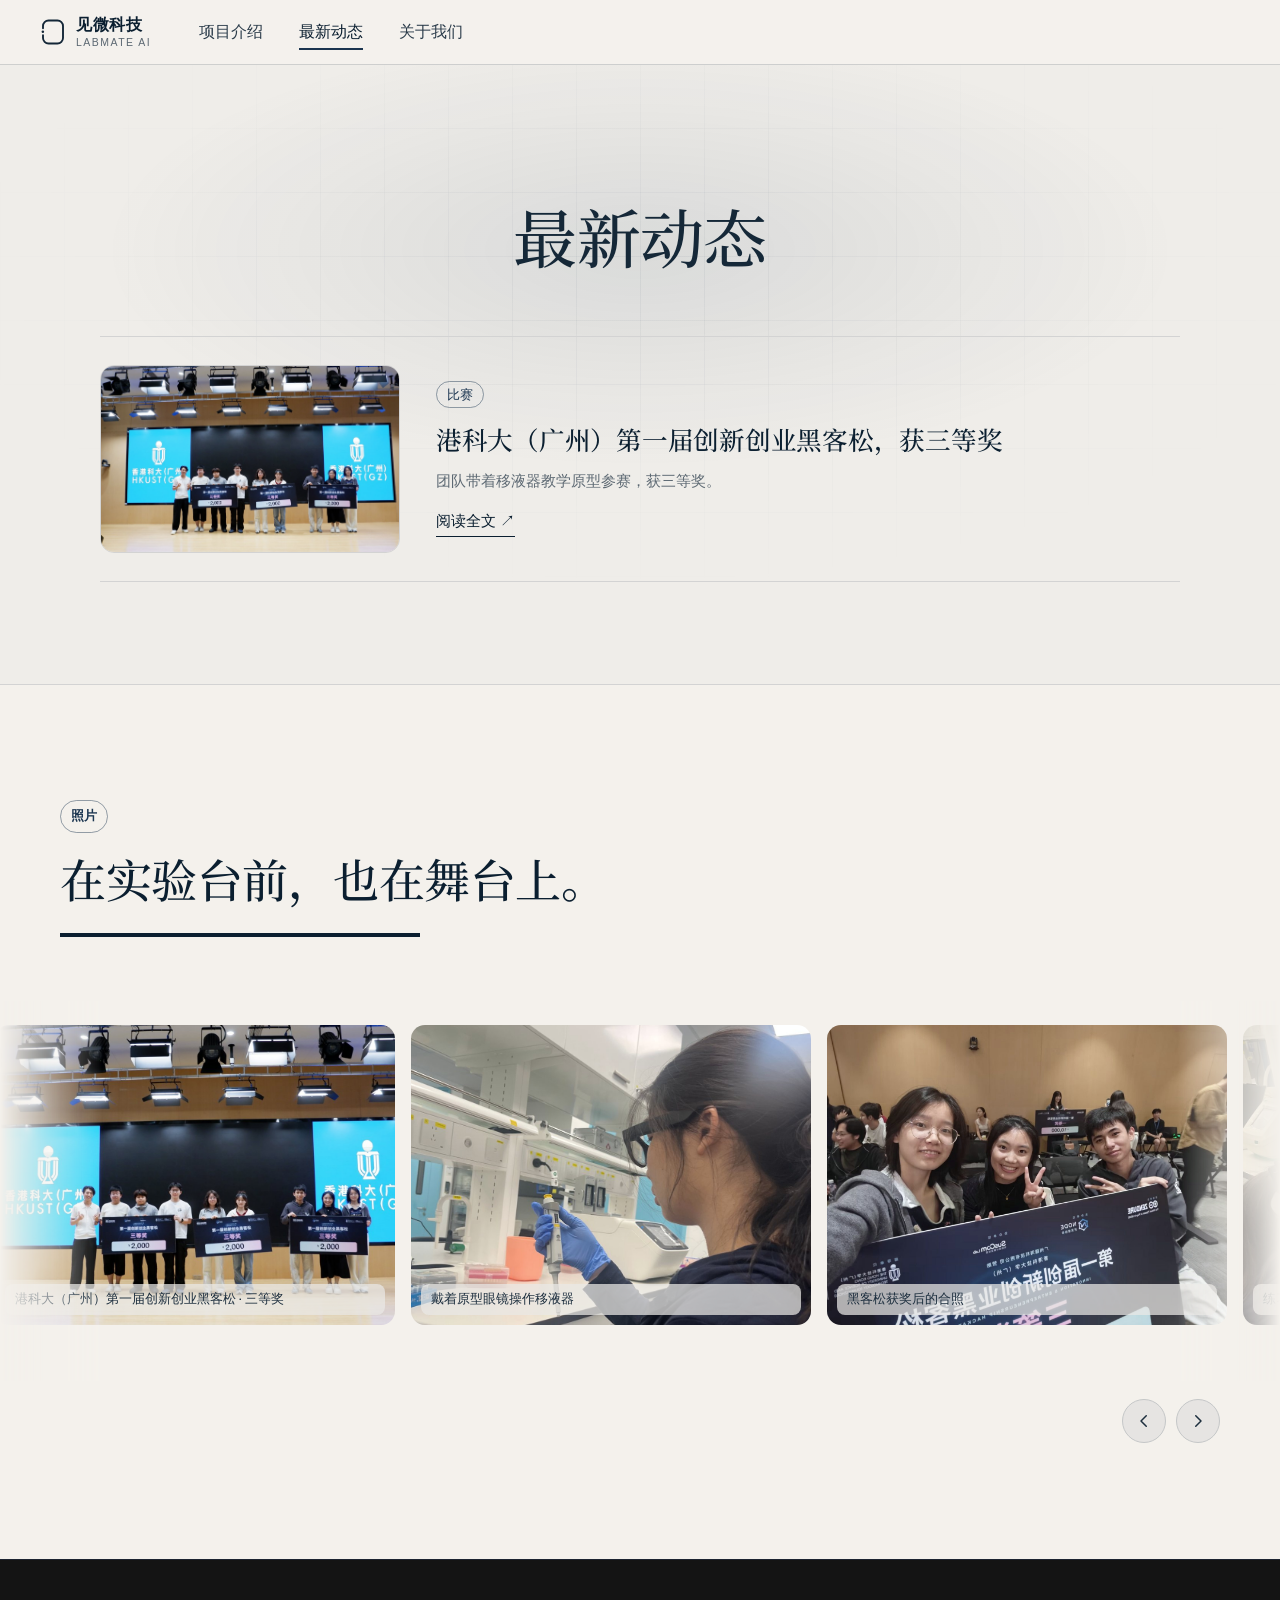
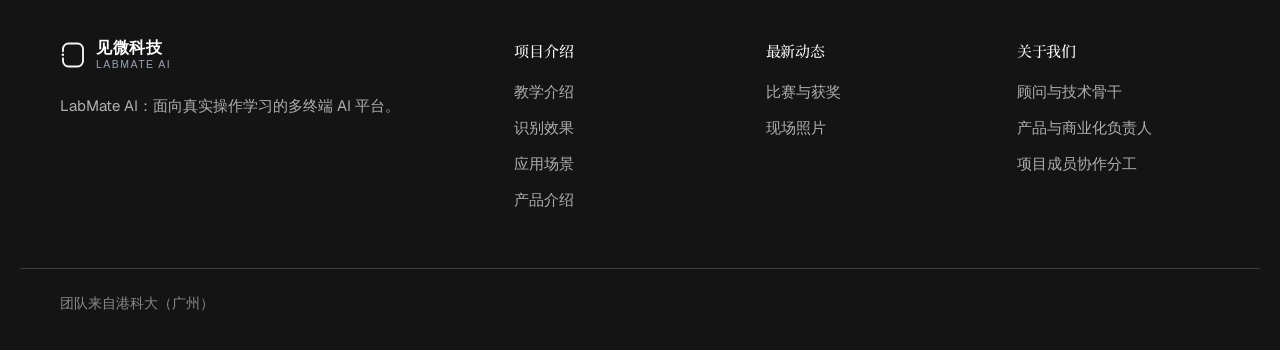
<file: hackathon/index.html>
<!doctype html>
<html lang="zh-CN">
<head>
  <meta charset="utf-8">
  <meta name="viewport" content="width=device-width, initial-scale=1">
  <title>最新动态 · LabMate AI</title>
  <meta name="description" content="LabMate AI 黑客松现场记录：从实验教学问题出发，把想法做成可演示的教学原型。">
  <meta name="theme-color" content="#05070a">
  <link rel="icon" href="../jw-icon.svg" type="image/svg+xml">
  <link rel="stylesheet" href="../styles.css?v=20261128-r17">
  <link rel="stylesheet" href="../site-shell.css?v=20261128-r17">
  <link rel="stylesheet" href="hackathon.css?v=20261128-t14">
  <link rel="stylesheet" href="../light.css?v=20261128-t14">
  <link rel="stylesheet" href="../theme.css?v=20261128-t28">
</head>
<body class="site subpage">
  <a class="skip-link" href="#main">跳转到内容</a>
  <div class="lt"><header class="site-header is-solid">
    <div class="site-header-inner">
      <a class="site-logo" href="../" aria-label="见微科技 LabMate AI 首页">
        <svg class="jw-mark" aria-hidden="true" focusable="false" viewBox="-2 -2 92 104"><path d="M4 35V26A22 22 0 0 1 26 4H62A22 22 0 0 1 84 26V74A22 22 0 0 1 62 96H26A22 22 0 0 1 4 74V63" fill="none" stroke="currentColor" stroke-linecap="round" stroke-width="7.5"/><circle cx="3.4" cy="49" r="5" fill="currentColor"/></svg>
        <span class="site-logo-text"><b>见微科技</b><span>LabMate AI</span></span>
      </a>
      <nav class="site-nav" id="page-nav" aria-label="网站导航"><div class="nv-g"><a class="nv-top" href="../">项目介绍</a><div class="nv-sub"><a href="../#zh-project--journey">教学介绍</a><a href="../#zh-project--evidence">识别效果</a><a href="../#zh-project--partners">应用场景</a><a href="../product/demo/">产品介绍</a></div></div><div class="nv-g"><a class="nv-top" href="../hackathon/" aria-current="page">最新动态</a><div class="nv-sub"><a href="../hackathon/">比赛与获奖</a><a href="../hackathon/#photos">现场照片</a></div></div><div class="nv-g"><a class="nv-top" href="../#zh-team">关于我们</a><div class="nv-sub"><a href="../#zh-team--research">顾问与技术骨干</a><a href="../#zh-team--delivery">产品与商业化负责人</a><a href="../#zh-team--collaboration">项目成员协作分工</a></div></div></nav>
      <div class="site-actions">
        
        <button class="site-menu" type="button" aria-controls="page-nav" aria-expanded="false" aria-label="打开菜单"><span class="site-burger" aria-hidden="true"><i></i><i></i></span></button>
      </div>
    </div>
  </header>
  <main class="page-main" id="main">
    <section class="sp-hero news-index">
      <div class="x-wrap">
        <h1 class="news-h1">最新动态</h1>
      </div>
      <div class="x-wrap">
        <ol class="news-list" aria-label="动态列表">
          <li>
            <div class="news-item">
              <figure><img src="../photos/hackathon-stage.jpg" width="1400" height="788" alt="LabMate 团队在港科大（广州）第一届创新创业黑客松颁奖现场" fetchpriority="high"></figure>
              <div>
                <span class="news-tag">比赛</span>
                <h2>港科大（广州）第一届创新创业黑客松，获三等奖</h2>
                <p>团队带着移液器教学原型参赛，获三等奖。</p>
            <a class="news-more" href="https://mp.weixin.qq.com/s/WBqggMdSzaN5ChDaExHMHw" target="_blank" rel="noopener">阅读全文</a>
                
              </div>
            </div>
          </li>
        </ol>
      </div>
    </section>

    <section class="sp-band news-gallery-band" id="photos" aria-label="现场照片">
      <div class="x-wrap">
        <header class="sp-head" data-reveal>
          <p class="sp-chap"><em>照片</em></p>
          <h2>在实验台前，也在舞台上。</h2>
        </header>
      </div>
      <div class="x-gallery">
        <div class="x-gallery-track">
          <figure class="x-gallery-item x-gallery-photo"><img src="../photos/hackathon-stage.jpg" width="1400" height="788" alt="颁奖现场"><figcaption>港科大（广州）第一届创新创业黑客松 · 三等奖</figcaption></figure>
          <figure class="x-gallery-item x-gallery-photo"><img src="../photos/lab-glasses-2.jpg" width="1050" height="1400" alt="戴着原型眼镜操作移液器"><figcaption>戴着原型眼镜操作移液器</figcaption></figure>
          <figure class="x-gallery-item x-gallery-photo"><img src="../photos/hackathon-team.jpg" width="1400" height="1050" alt="团队合照"><figcaption>黑客松获奖后的合照</figcaption></figure>
          <figure class="x-gallery-item x-gallery-photo"><img src="../photos/lab-cycler-1.jpg" width="1050" height="1400" alt="练习 PCR 仪的虚拟操作"><figcaption>练习 PCR 仪的虚拟操作</figcaption></figure>
          <figure class="x-gallery-item x-gallery-photo"><img src="../photos/lab-glasses-1.jpg" width="1050" height="1400" alt="在实验台前戴上眼镜"><figcaption>在实验台前戴上眼镜</figcaption></figure>
          <figure class="x-gallery-item x-gallery-photo"><img src="../photos/glasses-pov-clean.jpg?v=1" width="1200" height="1002" alt="眼镜第一视角：提示直接显示在视野里"><figcaption>眼镜第一视角：提示直接显示在视野里</figcaption></figure>
          <figure class="x-gallery-item x-gallery-photo" aria-hidden="true"><img src="../photos/hackathon-stage.jpg" width="1400" height="788" alt=""><figcaption>港科大（广州）第一届创新创业黑客松 · 三等奖</figcaption></figure>
          <figure class="x-gallery-item x-gallery-photo" aria-hidden="true"><img src="../photos/lab-glasses-2.jpg" width="1050" height="1400" alt=""><figcaption>戴着原型眼镜操作移液器</figcaption></figure>
          <figure class="x-gallery-item x-gallery-photo" aria-hidden="true"><img src="../photos/hackathon-team.jpg" width="1400" height="1050" alt=""><figcaption>黑客松获奖后的合照</figcaption></figure>
          <figure class="x-gallery-item x-gallery-photo" aria-hidden="true"><img src="../photos/lab-cycler-1.jpg" width="1050" height="1400" alt=""><figcaption>练习 PCR 仪的虚拟操作</figcaption></figure>
          <figure class="x-gallery-item x-gallery-photo" aria-hidden="true"><img src="../photos/lab-glasses-1.jpg" width="1050" height="1400" alt=""><figcaption>在实验台前戴上眼镜</figcaption></figure>
          <figure class="x-gallery-item x-gallery-photo" aria-hidden="true"><img src="../photos/glasses-pov-clean.jpg?v=1" width="1200" height="1200" alt=""><figcaption>眼镜第一视角：提示直接显示在视野里</figcaption></figure>
        </div>
      </div>
    </section>

  
</main>
  </div><footer class="site-footer"><div class="site-footer-inner"><div class="site-footer-brand"><span class="site-logo"><svg aria-hidden="true" class="jw-mark" focusable="false" viewBox="-2 -2 92 104"><path d="M4 35V26A22 22 0 0 1 26 4H62A22 22 0 0 1 84 26V74A22 22 0 0 1 62 96H26A22 22 0 0 1 4 74V63" fill="none" stroke="currentColor" stroke-linecap="round" stroke-width="7.5"></path><circle cx="3.4" cy="49" fill="currentColor" r="5"></circle></svg><span class="site-logo-text"><b>见微科技</b><span>LabMate AI</span></span></span><p>LabMate AI：面向真实操作学习的多终端 AI 平台。</p></div><div class="site-footer-col"><h2><a href="../">项目介绍</a></h2><ul><li><a href="../#zh-project--journey">教学介绍</a></li><li><a href="../#zh-project--evidence">识别效果</a></li><li><a href="../#zh-project--partners">应用场景</a></li><li><a href="../product/demo/">产品介绍</a></li></ul></div><div class="site-footer-col"><h2><a href="../hackathon/">最新动态</a></h2><ul><li><a href="../hackathon/">比赛与获奖</a></li><li><a href="../hackathon/#photos">现场照片</a></li></ul></div><div class="site-footer-col"><h2><a href="../#zh-team">关于我们</a></h2><ul><li><a href="../#zh-team--research">顾问与技术骨干</a></li><li><a href="../#zh-team--delivery">产品与商业化负责人</a></li><li><a href="../#zh-team--collaboration">项目成员协作分工</a></li></ul></div></div><div class="site-footer-bottom"><span>团队来自港科大（广州）</span></div></footer>
  <script src="../site-shell.js?v=20261127-perf-1" defer></script>
<script src="../gallery.js?v=20261127" defer></script>
</body>
</html>
</file>
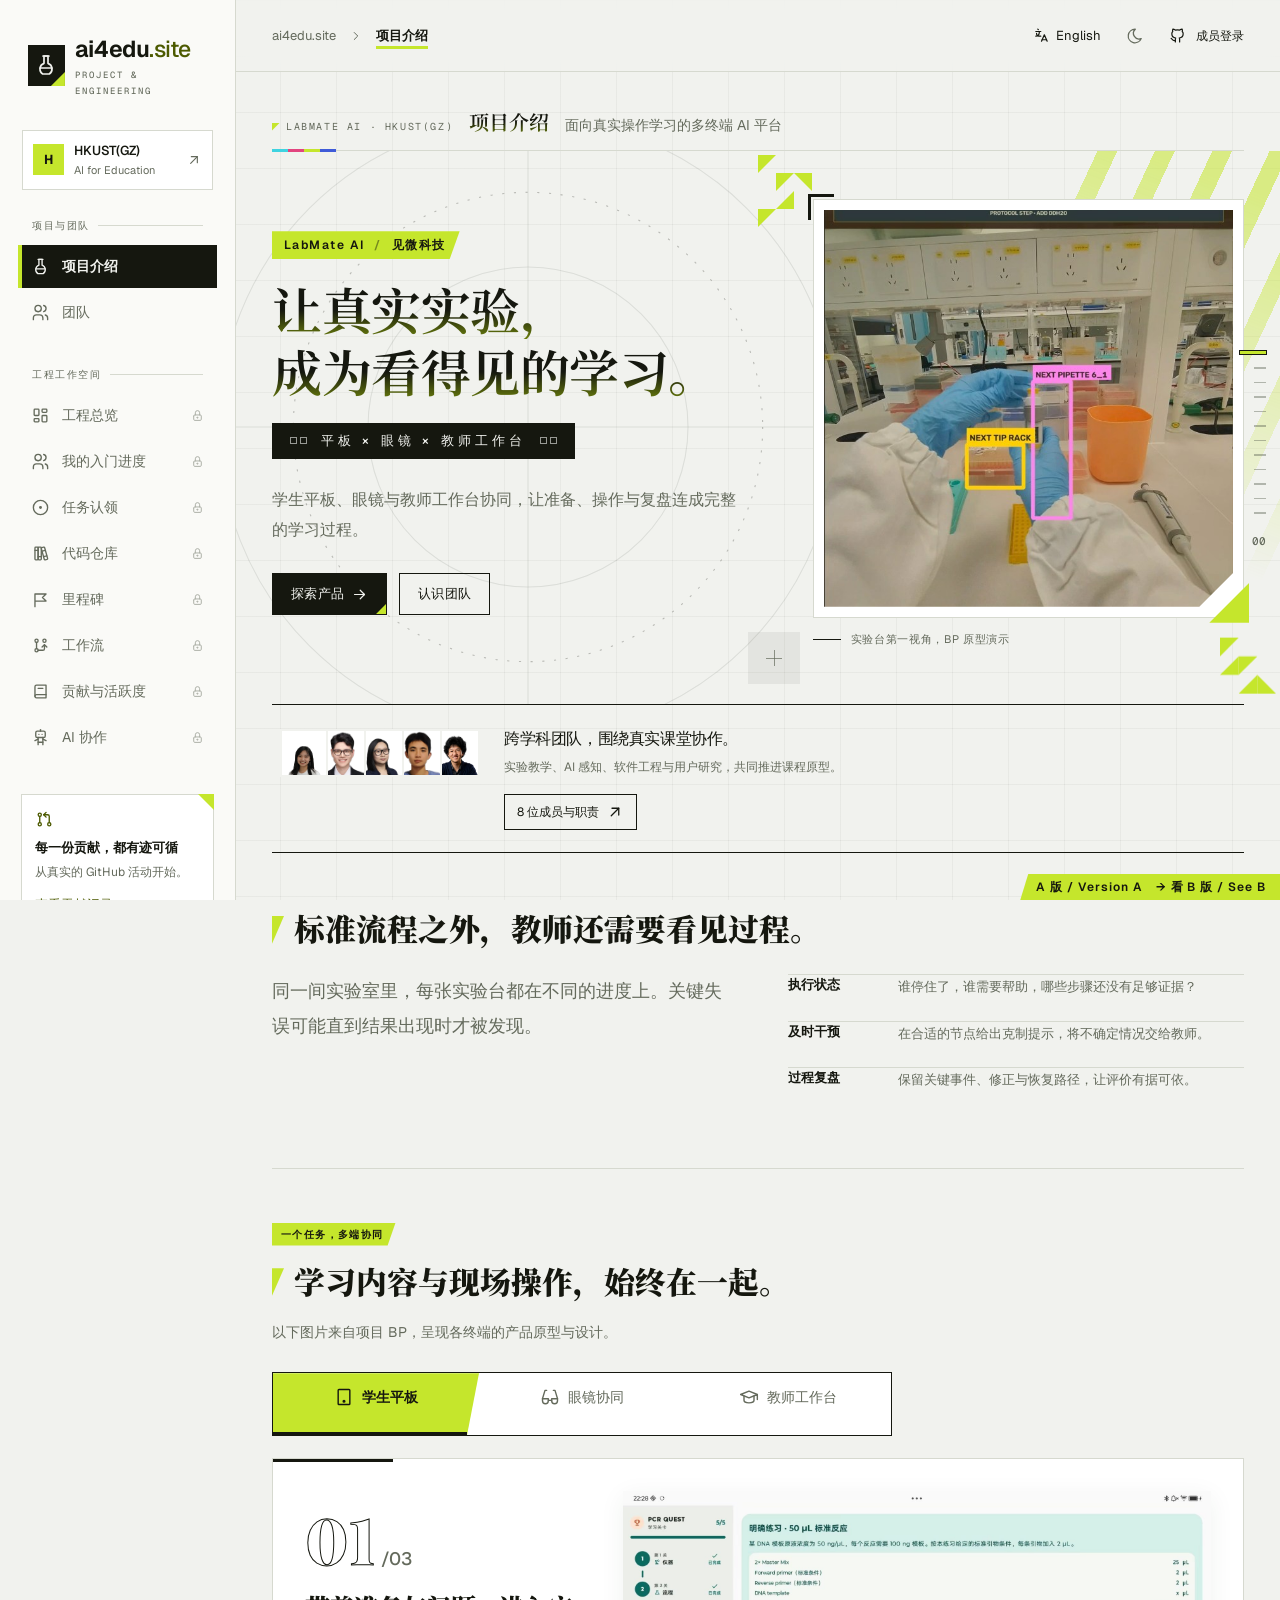
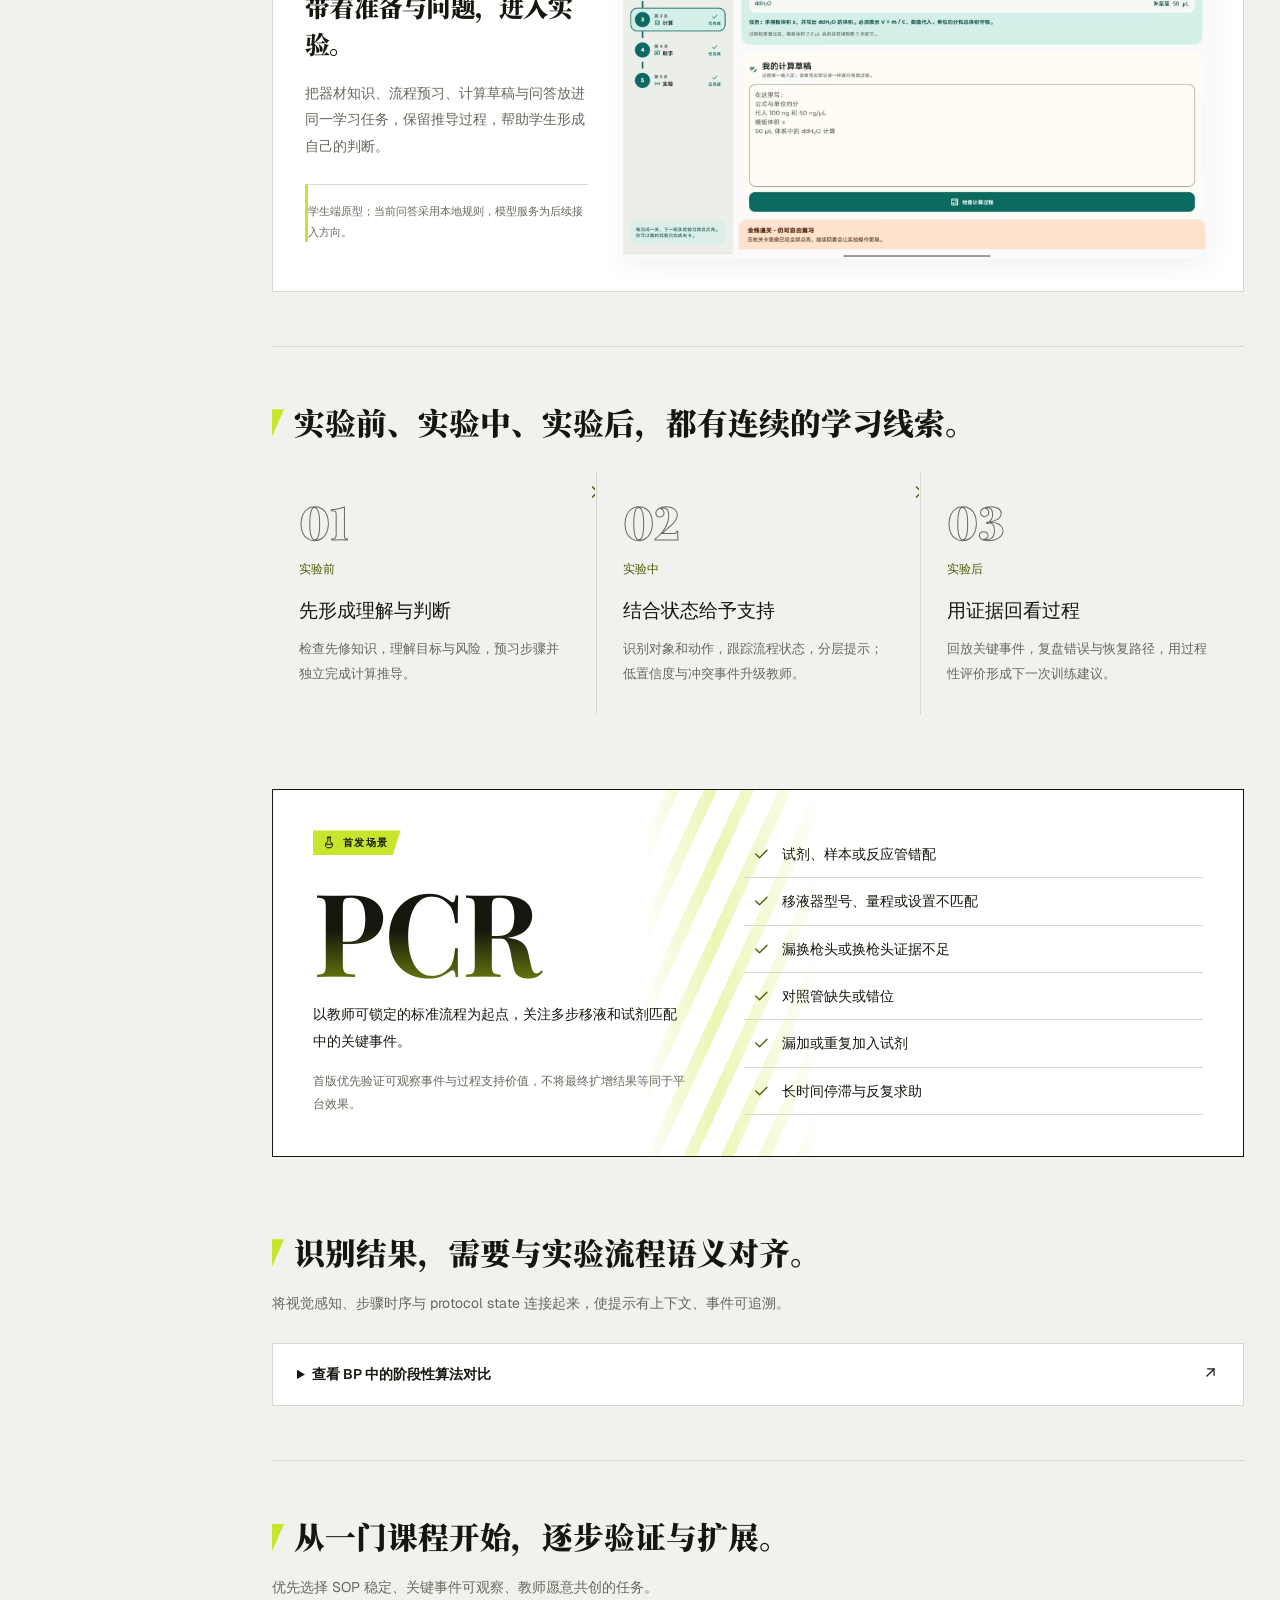
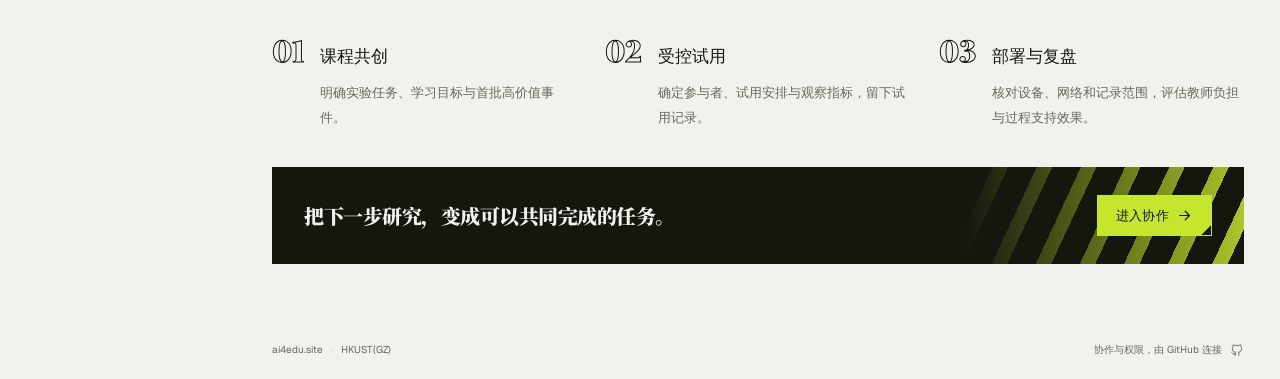
<file: v1/index.html>
<!DOCTYPE html>
<html lang="zh-CN" data-theme="light">
<head>
<meta charset="utf-8">
<meta name="viewport" content="width=device-width, initial-scale=1">
<title>ai4edu.site · 界面预览 / UI preview</title>
<link rel="preconnect" href="https://fonts.googleapis.com">
<link rel="preconnect" href="https://fonts.gstatic.com" crossorigin>
<link rel="stylesheet" href="https://fonts.googleapis.com/css2?family=Geist:wght@100..900&family=Geist+Mono:wght@100..900&family=Noto+Serif+SC:wght@900&family=Playfair+Display:wght@900&display=swap">
<link rel="stylesheet" href="styles.css?v=20261123154116">
</head>
<body>
<div class="view" data-view="zh-project" data-lang="zh" hidden><div class="app-shell"><div aria-hidden="true" class="fx-ruler"><i class="on"></i><i class=""></i><i class=""></i><i class=""></i><i class=""></i><i class=""></i><i class=""></i><i class=""></i><i class=""></i><i class=""></i><i class=""></i><i class=""></i><b>00</b></div><a class="skip-link" data-anchor="zh-project--main" href="#zh-project">跳转到内容</a><aside class="sidebar desktop-sidebar"><a class="brand" href="#zh-project"><span class="brand-mark"><svg class="tabler-icon tabler-icon-flask-2" fill="none" height="24" stroke="currentColor" stroke-linecap="round" stroke-linejoin="round" stroke-width="1.65" viewbox="0 0 24 24" width="24" xmlns="http://www.w3.org/2000/svg"><path d="M6.1 15h11.8"></path><path d="M14 3v7.342a6 6 0 0 1 1.318 10.658h-6.635a6 6 0 0 1 1.317 -10.66v-7.34h4"></path><path d="M9 3h6"></path></svg><i aria-hidden="true"></i></span><span>ai4edu<b>.site</b><small>PROJECT &amp; ENGINEERING</small></span></a><a class="workspace-switch" href="https://github.com/hkust-gz-ai4edu" rel="noreferrer" target="_blank"><span class="workspace-avatar">H</span><span>HKUST(GZ)<small>AI for Education</small></span><svg class="tabler-icon tabler-icon-arrow-up-right" fill="none" height="16" stroke="currentColor" stroke-linecap="round" stroke-linejoin="round" stroke-width="2" viewbox="0 0 24 24" width="16" xmlns="http://www.w3.org/2000/svg"><path d="M17 7l-10 10"></path><path d="M8 7l9 0l0 9"></path></svg></a><div class="nav-group-label">项目与团队</div><nav aria-label="项目导航"><a aria-current="page" class="nav-item active" href="#zh-project"><svg class="tabler-icon tabler-icon-flask-2" fill="none" height="19" stroke="currentColor" stroke-linecap="round" stroke-linejoin="round" stroke-width="1.6" viewbox="0 0 24 24" width="19" xmlns="http://www.w3.org/2000/svg"><path d="M6.1 15h11.8"></path><path d="M14 3v7.342a6 6 0 0 1 1.318 10.658h-6.635a6 6 0 0 1 1.317 -10.66v-7.34h4"></path><path d="M9 3h6"></path></svg><span>项目介绍</span></a><a class="nav-item" href="#zh-team"><svg class="tabler-icon tabler-icon-users" fill="none" height="19" stroke="currentColor" stroke-linecap="round" stroke-linejoin="round" stroke-width="1.6" viewbox="0 0 24 24" width="19" xmlns="http://www.w3.org/2000/svg"><path d="M5 7a4 4 0 1 0 8 0a4 4 0 1 0 -8 0"></path><path d="M3 21v-2a4 4 0 0 1 4 -4h4a4 4 0 0 1 4 4v2"></path><path d="M16 3.13a4 4 0 0 1 0 7.75"></path><path d="M21 21v-2a4 4 0 0 0 -3 -3.85"></path></svg><span>团队</span></a></nav><div class="nav-group-label second-label">工程工作空间</div><nav aria-label="工程导航"><a class="nav-item" data-locked="1" href="#zh-project"><svg class="tabler-icon tabler-icon-layout-dashboard" fill="none" height="19" stroke="currentColor" stroke-linecap="round" stroke-linejoin="round" stroke-width="1.6" viewbox="0 0 24 24" width="19" xmlns="http://www.w3.org/2000/svg"><path d="M5 4h4a1 1 0 0 1 1 1v6a1 1 0 0 1 -1 1h-4a1 1 0 0 1 -1 -1v-6a1 1 0 0 1 1 -1"></path><path d="M5 16h4a1 1 0 0 1 1 1v2a1 1 0 0 1 -1 1h-4a1 1 0 0 1 -1 -1v-2a1 1 0 0 1 1 -1"></path><path d="M15 12h4a1 1 0 0 1 1 1v6a1 1 0 0 1 -1 1h-4a1 1 0 0 1 -1 -1v-6a1 1 0 0 1 1 -1"></path><path d="M15 4h4a1 1 0 0 1 1 1v2a1 1 0 0 1 -1 1h-4a1 1 0 0 1 -1 -1v-2a1 1 0 0 1 1 -1"></path></svg><span>工程总览</span><svg class="tabler-icon tabler-icon-lock nav-lock" fill="none" height="13" stroke="currentColor" stroke-linecap="round" stroke-linejoin="round" stroke-width="2" viewbox="0 0 24 24" width="13" xmlns="http://www.w3.org/2000/svg"><path d="M5 13a2 2 0 0 1 2 -2h10a2 2 0 0 1 2 2v6a2 2 0 0 1 -2 2h-10a2 2 0 0 1 -2 -2v-6"></path><path d="M11 16a1 1 0 1 0 2 0a1 1 0 0 0 -2 0"></path><path d="M8 11v-4a4 4 0 1 1 8 0v4"></path></svg></a><a class="nav-item" data-locked="1" href="#zh-project"><svg class="tabler-icon tabler-icon-users" fill="none" height="19" stroke="currentColor" stroke-linecap="round" stroke-linejoin="round" stroke-width="1.6" viewbox="0 0 24 24" width="19" xmlns="http://www.w3.org/2000/svg"><path d="M5 7a4 4 0 1 0 8 0a4 4 0 1 0 -8 0"></path><path d="M3 21v-2a4 4 0 0 1 4 -4h4a4 4 0 0 1 4 4v2"></path><path d="M16 3.13a4 4 0 0 1 0 7.75"></path><path d="M21 21v-2a4 4 0 0 0 -3 -3.85"></path></svg><span>我的入门进度</span><svg class="tabler-icon tabler-icon-lock nav-lock" fill="none" height="13" stroke="currentColor" stroke-linecap="round" stroke-linejoin="round" stroke-width="2" viewbox="0 0 24 24" width="13" xmlns="http://www.w3.org/2000/svg"><path d="M5 13a2 2 0 0 1 2 -2h10a2 2 0 0 1 2 2v6a2 2 0 0 1 -2 2h-10a2 2 0 0 1 -2 -2v-6"></path><path d="M11 16a1 1 0 1 0 2 0a1 1 0 0 0 -2 0"></path><path d="M8 11v-4a4 4 0 1 1 8 0v4"></path></svg></a><a class="nav-item" data-locked="1" href="#zh-project"><svg class="tabler-icon tabler-icon-circle-dot" fill="none" height="19" stroke="currentColor" stroke-linecap="round" stroke-linejoin="round" stroke-width="1.6" viewbox="0 0 24 24" width="19" xmlns="http://www.w3.org/2000/svg"><path d="M11 12a1 1 0 1 0 2 0a1 1 0 1 0 -2 0"></path><path d="M3 12a9 9 0 1 0 18 0a9 9 0 1 0 -18 0"></path></svg><span>任务认领</span><svg class="tabler-icon tabler-icon-lock nav-lock" fill="none" height="13" stroke="currentColor" stroke-linecap="round" stroke-linejoin="round" stroke-width="2" viewbox="0 0 24 24" width="13" xmlns="http://www.w3.org/2000/svg"><path d="M5 13a2 2 0 0 1 2 -2h10a2 2 0 0 1 2 2v6a2 2 0 0 1 -2 2h-10a2 2 0 0 1 -2 -2v-6"></path><path d="M11 16a1 1 0 1 0 2 0a1 1 0 0 0 -2 0"></path><path d="M8 11v-4a4 4 0 1 1 8 0v4"></path></svg></a><a class="nav-item" data-locked="1" href="#zh-project"><svg class="tabler-icon tabler-icon-books" fill="none" height="19" stroke="currentColor" stroke-linecap="round" stroke-linejoin="round" stroke-width="1.6" viewbox="0 0 24 24" width="19" xmlns="http://www.w3.org/2000/svg"><path d="M5 5a1 1 0 0 1 1 -1h2a1 1 0 0 1 1 1v14a1 1 0 0 1 -1 1h-2a1 1 0 0 1 -1 -1l0 -14"></path><path d="M9 5a1 1 0 0 1 1 -1h2a1 1 0 0 1 1 1v14a1 1 0 0 1 -1 1h-2a1 1 0 0 1 -1 -1l0 -14"></path><path d="M5 8h4"></path><path d="M9 16h4"></path><path d="M13.803 4.56l2.184 -.53c.562 -.135 1.133 .19 1.282 .732l3.695 13.418a1.02 1.02 0 0 1 -.634 1.219l-.133 .041l-2.184 .53c-.562 .135 -1.133 -.19 -1.282 -.732l-3.695 -13.418a1.02 1.02 0 0 1 .634 -1.219l.133 -.041"></path><path d="M14 9l4 -1"></path><path d="M16 16l3.923 -.98"></path></svg><span>代码仓库</span><svg class="tabler-icon tabler-icon-lock nav-lock" fill="none" height="13" stroke="currentColor" stroke-linecap="round" stroke-linejoin="round" stroke-width="2" viewbox="0 0 24 24" width="13" xmlns="http://www.w3.org/2000/svg"><path d="M5 13a2 2 0 0 1 2 -2h10a2 2 0 0 1 2 2v6a2 2 0 0 1 -2 2h-10a2 2 0 0 1 -2 -2v-6"></path><path d="M11 16a1 1 0 1 0 2 0a1 1 0 0 0 -2 0"></path><path d="M8 11v-4a4 4 0 1 1 8 0v4"></path></svg></a><a class="nav-item" data-locked="1" href="#zh-project"><svg class="tabler-icon tabler-icon-flag-3" fill="none" height="19" stroke="currentColor" stroke-linecap="round" stroke-linejoin="round" stroke-width="1.6" viewbox="0 0 24 24" width="19" xmlns="http://www.w3.org/2000/svg"><path d="M5 14h14l-4.5 -4.5l4.5 -4.5h-14v16"></path></svg><span>里程碑</span><svg class="tabler-icon tabler-icon-lock nav-lock" fill="none" height="13" stroke="currentColor" stroke-linecap="round" stroke-linejoin="round" stroke-width="2" viewbox="0 0 24 24" width="13" xmlns="http://www.w3.org/2000/svg"><path d="M5 13a2 2 0 0 1 2 -2h10a2 2 0 0 1 2 2v6a2 2 0 0 1 -2 2h-10a2 2 0 0 1 -2 -2v-6"></path><path d="M11 16a1 1 0 1 0 2 0a1 1 0 0 0 -2 0"></path><path d="M8 11v-4a4 4 0 1 1 8 0v4"></path></svg></a><a class="nav-item" data-locked="1" href="#zh-project"><svg class="tabler-icon tabler-icon-git-branch" fill="none" height="19" stroke="currentColor" stroke-linecap="round" stroke-linejoin="round" stroke-width="1.6" viewbox="0 0 24 24" width="19" xmlns="http://www.w3.org/2000/svg"><path d="M5 18a2 2 0 1 0 4 0a2 2 0 1 0 -4 0"></path><path d="M5 6a2 2 0 1 0 4 0a2 2 0 1 0 -4 0"></path><path d="M15 6a2 2 0 1 0 4 0a2 2 0 1 0 -4 0"></path><path d="M7 8l0 8"></path><path d="M9 18h6a2 2 0 0 0 2 -2v-5"></path><path d="M14 14l3 -3l3 3"></path></svg><span>工作流</span><svg class="tabler-icon tabler-icon-lock nav-lock" fill="none" height="13" stroke="currentColor" stroke-linecap="round" stroke-linejoin="round" stroke-width="2" viewbox="0 0 24 24" width="13" xmlns="http://www.w3.org/2000/svg"><path d="M5 13a2 2 0 0 1 2 -2h10a2 2 0 0 1 2 2v6a2 2 0 0 1 -2 2h-10a2 2 0 0 1 -2 -2v-6"></path><path d="M11 16a1 1 0 1 0 2 0a1 1 0 0 0 -2 0"></path><path d="M8 11v-4a4 4 0 1 1 8 0v4"></path></svg></a><a class="nav-item" data-locked="1" href="#zh-project"><svg class="tabler-icon tabler-icon-book-2" fill="none" height="19" stroke="currentColor" stroke-linecap="round" stroke-linejoin="round" stroke-width="1.6" viewbox="0 0 24 24" width="19" xmlns="http://www.w3.org/2000/svg"><path d="M19 4v16h-12a2 2 0 0 1 -2 -2v-12a2 2 0 0 1 2 -2h12"></path><path d="M19 16h-12a2 2 0 0 0 -2 2"></path><path d="M9 8h6"></path></svg><span>贡献与活跃度</span><svg class="tabler-icon tabler-icon-lock nav-lock" fill="none" height="13" stroke="currentColor" stroke-linecap="round" stroke-linejoin="round" stroke-width="2" viewbox="0 0 24 24" width="13" xmlns="http://www.w3.org/2000/svg"><path d="M5 13a2 2 0 0 1 2 -2h10a2 2 0 0 1 2 2v6a2 2 0 0 1 -2 2h-10a2 2 0 0 1 -2 -2v-6"></path><path d="M11 16a1 1 0 1 0 2 0a1 1 0 0 0 -2 0"></path><path d="M8 11v-4a4 4 0 1 1 8 0v4"></path></svg></a><a class="nav-item" data-locked="1" href="#zh-project"><svg class="tabler-icon tabler-icon-robot" fill="none" height="19" stroke="currentColor" stroke-linecap="round" stroke-linejoin="round" stroke-width="1.6" viewbox="0 0 24 24" width="19" xmlns="http://www.w3.org/2000/svg"><path d="M6 6a2 2 0 0 1 2 -2h8a2 2 0 0 1 2 2v4a2 2 0 0 1 -2 2h-8a2 2 0 0 1 -2 -2l0 -4"></path><path d="M12 2v2"></path><path d="M9 12v9"></path><path d="M15 12v9"></path><path d="M5 16l4 -2"></path><path d="M15 14l4 2"></path><path d="M9 18h6"></path><path d="M10 8v.01"></path><path d="M14 8v.01"></path></svg><span>AI 协作</span><svg class="tabler-icon tabler-icon-lock nav-lock" fill="none" height="13" stroke="currentColor" stroke-linecap="round" stroke-linejoin="round" stroke-width="2" viewbox="0 0 24 24" width="13" xmlns="http://www.w3.org/2000/svg"><path d="M5 13a2 2 0 0 1 2 -2h10a2 2 0 0 1 2 2v6a2 2 0 0 1 -2 2h-10a2 2 0 0 1 -2 -2v-6"></path><path d="M11 16a1 1 0 1 0 2 0a1 1 0 0 0 -2 0"></path><path d="M8 11v-4a4 4 0 1 1 8 0v4"></path></svg></a></nav><div class="sidebar-bottom"><div class="contribute-note"><span class="note-icon"><svg class="tabler-icon tabler-icon-git-pull-request" fill="none" height="19" stroke="currentColor" stroke-linecap="round" stroke-linejoin="round" stroke-width="2" viewbox="0 0 24 24" width="19" xmlns="http://www.w3.org/2000/svg"><path d="M4 18a2 2 0 1 0 4 0a2 2 0 1 0 -4 0"></path><path d="M4 6a2 2 0 1 0 4 0a2 2 0 1 0 -4 0"></path><path d="M16 18a2 2 0 1 0 4 0a2 2 0 1 0 -4 0"></path><path d="M6 8l0 8"></path><path d="M11 6h5a2 2 0 0 1 2 2v8"></path><path d="M14 9l-3 -3l3 -3"></path></svg></span><strong>每一份贡献，都有迹可循</strong><p>从真实的 GitHub 活动开始。</p><a data-locked="1" href="#zh-project">查看贡献记录<svg class="tabler-icon tabler-icon-arrow-right" fill="none" height="15" stroke="currentColor" stroke-linecap="round" stroke-linejoin="round" stroke-width="2" viewbox="0 0 24 24" width="15" xmlns="http://www.w3.org/2000/svg"><path d="M5 12l14 0"></path><path d="M13 18l6 -6"></path><path d="M13 6l6 6"></path></svg></a></div><a class="org-footer" href="https://github.com/hkust-gz-ai4edu" rel="noreferrer" target="_blank"><svg class="tabler-icon tabler-icon-brand-github" fill="none" height="19" stroke="currentColor" stroke-linecap="round" stroke-linejoin="round" stroke-width="2" viewbox="0 0 24 24" width="19" xmlns="http://www.w3.org/2000/svg"><path d="M9 19c-4.3 1.4 -4.3 -2.5 -6 -3m12 5v-3.5c0 -1 .1 -1.4 -.5 -2c2.8 -.3 5.5 -1.4 5.5 -6a4.6 4.6 0 0 0 -1.3 -3.2a4.2 4.2 0 0 0 -.1 -3.2s-1.1 -.3 -3.5 1.3a12.3 12.3 0 0 0 -6.2 0c-2.4 -1.6 -3.5 -1.3 -3.5 -1.3a4.2 4.2 0 0 0 -.1 3.2a4.6 4.6 0 0 0 -1.3 3.2c0 4.6 2.7 5.7 5.5 6c-.6 .6 -.6 1.2 -.5 2v3.5"></path></svg><span>hkust-gz-ai4edu</span><svg class="tabler-icon tabler-icon-arrow-up-right" fill="none" height="14" stroke="currentColor" stroke-linecap="round" stroke-linejoin="round" stroke-width="2" viewbox="0 0 24 24" width="14" xmlns="http://www.w3.org/2000/svg"><path d="M17 7l-10 10"></path><path d="M8 7l9 0l0 9"></path></svg></a></div></aside><div class="main-shell"><header class="topbar"><div class="breadcrumbs"><button aria-label="打开菜单" class="icon-button mobile-menu"><svg class="tabler-icon tabler-icon-menu-2" fill="none" height="21" stroke="currentColor" stroke-linecap="round" stroke-linejoin="round" stroke-width="2" viewbox="0 0 24 24" width="21" xmlns="http://www.w3.org/2000/svg"><path d="M4 6l16 0"></path><path d="M4 12l16 0"></path><path d="M4 18l16 0"></path></svg></button><span>ai4edu.site</span><svg class="tabler-icon tabler-icon-chevron-right" fill="none" height="14" stroke="currentColor" stroke-linecap="round" stroke-linejoin="round" stroke-width="2" viewbox="0 0 24 24" width="14" xmlns="http://www.w3.org/2000/svg"><path d="M9 6l6 6l-6 6"></path></svg><strong>项目介绍</strong></div><div class="top-actions"><a aria-label="Switch to English" class="language-switch" href="#en-project"><svg class="tabler-icon tabler-icon-language" fill="none" height="17" stroke="currentColor" stroke-linecap="round" stroke-linejoin="round" stroke-width="2" viewbox="0 0 24 24" width="17" xmlns="http://www.w3.org/2000/svg"><path d="M9 6.371c0 4.418 -2.239 6.629 -5 6.629"></path><path d="M4 6.371h7"></path><path d="M5 9c0 2.144 2.252 3.908 6 4"></path><path d="M12 20l4 -9l4 9"></path><path d="M19.1 18h-6.2"></path><path d="M6.694 3l.793 .582"></path></svg>English</a><button aria-label="切换深浅主题" class="icon-button"><svg class="tabler-icon tabler-icon-moon" fill="none" height="18" stroke="currentColor" stroke-linecap="round" stroke-linejoin="round" stroke-width="2" viewbox="0 0 24 24" width="18" xmlns="http://www.w3.org/2000/svg"><path d="M12 3c.132 0 .263 0 .393 0a7.5 7.5 0 0 0 7.92 12.446a9 9 0 1 1 -8.313 -12.454l0 .008"></path></svg></button><a aria-label="成员登录" class="account-link" data-locked="1" href="#zh-project"><svg class="tabler-icon tabler-icon-brand-github" fill="none" height="17" stroke="currentColor" stroke-linecap="round" stroke-linejoin="round" stroke-width="2" viewbox="0 0 24 24" width="17" xmlns="http://www.w3.org/2000/svg"><path d="M9 19c-4.3 1.4 -4.3 -2.5 -6 -3m12 5v-3.5c0 -1 .1 -1.4 -.5 -2c2.8 -.3 5.5 -1.4 5.5 -6a4.6 4.6 0 0 0 -1.3 -3.2a4.2 4.2 0 0 0 -.1 -3.2s-1.1 -.3 -3.5 1.3a12.3 12.3 0 0 0 -6.2 0c-2.4 -1.6 -3.5 -1.3 -3.5 -1.3a4.2 4.2 0 0 0 -.1 3.2a4.6 4.6 0 0 0 -1.3 3.2c0 4.6 2.7 5.7 5.5 6c-.6 .6 -.6 1.2 -.5 2v3.5"></path></svg><span>成员登录</span></a></div></header><main id="zh-project--main"><div class="page-heading is-public"><div><div class="eyebrow">LABMATE AI · HKUST(GZ)</div><h1 class="display">项目介绍</h1><p>面向真实操作学习的多终端 AI 平台</p></div></div><div class="story-page"><section class="story-hero" data-track="true"><div aria-hidden="true" class="hero-deco"><svg class="hero-rings" viewbox="0 0 600 600"><circle cx="300" cy="300" r="290"></circle><circle class="dash" cx="300" cy="300" r="220"></circle><circle cx="300" cy="300" r="150"></circle><path d="M300 0V600M0 300H600"></path></svg><span class="hero-stripes"></span><span class="hero-cross c1"></span><span class="hero-cross c2"></span><svg aria-hidden="true" class="tri-cluster hero-tri t1" viewbox="0 0 66 88"><path d="M0 0H22L0 22Z" style="animation-delay:0.5s"></path><path d="M22 22H44L22 44Z" style="animation-delay:0.5700000000000001s"></path><path d="M44 44V66H22Z" style="animation-delay:0.64s"></path><path d="M0 66H22L0 88Z" style="animation-delay:0.71s"></path><path d="M44 22H66V44Z" style="animation-delay:0.78s"></path></svg><svg aria-hidden="true" class="tri-cluster hero-tri t2" viewbox="0 0 66 88"><path d="M0 0H22V22Z" style="animation-delay:0.5s"></path><path d="M22 0H44L22 22Z" style="animation-delay:0.5700000000000001s"></path><path d="M44 22V44H22Z" style="animation-delay:0.64s"></path><path d="M44 22H66L44 44Z" style="animation-delay:0.71s"></path><path d="M66 44V66H44Z" style="animation-delay:0.78s"></path></svg></div><div class="story-hero-copy"><span class="tape">LabMate AI <i>/</i> <!-- -->见微科技</span><h2 class="display hero-title"><span class="line"><span>让真实实验，</span></span><span class="line"><span>成为看得见的学习。</span></span></h2><div class="hero-band"><span class="hero-band-ends"></span><span>平板 × 眼镜 × 教师工作台</span><span class="hero-band-ends"></span></div><p>学生平板、眼镜与教师工作台协同，让准备、操作与复盘连成完整的学习过程。</p><div class="hero-actions"><a class="button primary" data-anchor="zh-project--product" href="#zh-project">探索产品<svg class="tabler-icon tabler-icon-arrow-right" fill="none" height="17" stroke="currentColor" stroke-linecap="round" stroke-linejoin="round" stroke-width="2" viewbox="0 0 24 24" width="17" xmlns="http://www.w3.org/2000/svg"><path d="M5 12l14 0"></path><path d="M13 18l6 -6"></path><path d="M13 6l6 6"></path></svg></a><a class="button secondary" href="#zh-team">认识团队</a></div></div><figure class="story-hero-visual"><div class="frame"><img alt="LabMate 眼镜原型识别实验台上的移液器和枪头盒" decoding="async" height="795" src="bp/glasses-view.jpg?v=20261123154116" style="color:transparent" width="646"/><span aria-hidden="true" class="scan"></span><span aria-hidden="true" class="corner tl"></span><span aria-hidden="true" class="corner br"></span></div><figcaption>实验台第一视角，BP 原型演示</figcaption></figure></section><section aria-label="项目团队" class="story-team-preview"><div class="story-portrait-strip"><img alt="申洲安" decoding="async" height="54" loading="lazy" src="bp/zhouan-shen.png?v=20261123154116" style="color:transparent;z-index:5" width="54"/><img alt="陈林" decoding="async" height="54" loading="lazy" src="bp/lin-chen.png?v=20261123154116" style="color:transparent;z-index:4" width="54"/><img alt="林桥津" decoding="async" height="54" loading="lazy" src="bp/qiaojin-lin.png?v=20261123154116" style="color:transparent;z-index:3" width="54"/><img alt="梁枫" decoding="async" height="54" loading="lazy" src="bp/feng-liang.png?v=20261123154116" style="color:transparent;z-index:2" width="54"/><img alt="徐画" decoding="async" height="54" loading="lazy" src="bp/hua-xu.png?v=20261123154116" style="color:transparent;z-index:1" width="54"/></div><div><h3>跨学科团队，围绕真实课堂协作。</h3><p>实验教学、AI 感知、软件工程与用户研究，共同推进课程原型。</p></div><a href="#zh-team">8 位成员与职责<svg class="tabler-icon tabler-icon-arrow-up-right" fill="none" height="18" stroke="currentColor" stroke-linecap="round" stroke-linejoin="round" stroke-width="2" viewbox="0 0 24 24" width="18" xmlns="http://www.w3.org/2000/svg"><path d="M17 7l-10 10"></path><path d="M8 7l9 0l0 9"></path></svg></a></section><section class="story-context"><h2>标准流程之外，教师还需要看见过程。</h2><div class="story-context-grid"><p class="story-lead">同一间实验室里，每张实验台都在不同的进度上。关键失误可能直到结果出现时才被发现。</p><dl><div><dt>执行状态</dt><dd>谁停住了，谁需要帮助，哪些步骤还没有足够证据？</dd></div><div><dt>及时干预</dt><dd>在合适的节点给出克制提示，将不确定情况交给教师。</dd></div><div><dt>过程复盘</dt><dd>保留关键事件、修正与恢复路径，让评价有据可依。</dd></div></dl></div></section><section class="story-product" id="zh-project--product"><div class="story-section-heading"><span class="project-label">一个任务，多端协同</span><h2>学习内容与现场操作，始终在一起。</h2><p>以下图片来自项目 BP，呈现各终端的产品原型与设计。</p></div><div aria-label="产品终端" class="story-tabs" role="tablist" style="--i:0"><button aria-controls="zh-project--device-panel-0" aria-selected="true" id="zh-project--device-tab-0" role="tab" tabindex="0"><svg class="tabler-icon tabler-icon-device-tablet" fill="none" height="20" stroke="currentColor" stroke-linecap="round" stroke-linejoin="round" stroke-width="2" viewbox="0 0 24 24" width="20" xmlns="http://www.w3.org/2000/svg"><path d="M5 4a1 1 0 0 1 1 -1h12a1 1 0 0 1 1 1v16a1 1 0 0 1 -1 1h-12a1 1 0 0 1 -1 -1v-16"></path><path d="M11 17a1 1 0 1 0 2 0a1 1 0 0 0 -2 0"></path></svg>学生平板</button><button aria-controls="zh-project--device-panel-1" aria-selected="false" id="zh-project--device-tab-1" role="tab" tabindex="-1"><svg class="tabler-icon tabler-icon-eyeglass" fill="none" height="20" stroke="currentColor" stroke-linecap="round" stroke-linejoin="round" stroke-width="2" viewbox="0 0 24 24" width="20" xmlns="http://www.w3.org/2000/svg"><path d="M8 4h-2l-3 10"></path><path d="M16 4h2l3 10"></path><path d="M10 16l4 0"></path><path d="M21 16.5a3.5 3.5 0 0 1 -7 0v-2.5h7v2.5"></path><path d="M10 16.5a3.5 3.5 0 0 1 -7 0v-2.5h7v2.5"></path></svg>眼镜协同</button><button aria-controls="zh-project--device-panel-2" aria-selected="false" id="zh-project--device-tab-2" role="tab" tabindex="-1"><svg class="tabler-icon tabler-icon-school" fill="none" height="20" stroke="currentColor" stroke-linecap="round" stroke-linejoin="round" stroke-width="2" viewbox="0 0 24 24" width="20" xmlns="http://www.w3.org/2000/svg"><path d="M22 9l-10 -4l-10 4l10 4l10 -4v6"></path><path d="M6 10.6v5.4a6 3 0 0 0 12 0v-5.4"></path></svg>教师工作台</button><span aria-hidden="true" class="story-tabs-indicator"></span></div><div aria-labelledby="zh-project--device-tab-0" class="story-device-panel device-0" id="zh-project--device-panel-0" role="tabpanel" tabindex="0"><div class="story-device-copy"><span aria-hidden="true" class="device-index">01<small>/03</small></span><h3>带着准备与问题，进入实验。</h3><p>把器材知识、流程预习、计算草稿与问答放进同一学习任务，保留推导过程，帮助学生形成自己的判断。</p><div class="story-device-note">学生端原型；当前问答采用本地规则，模型服务为后续接入方向。</div></div><figure><img alt="学生端计算草稿原型截图" decoding="async" height="1080" loading="lazy" src="bp/student-calculation.jpg?v=20261123154116" style="color:transparent" width="1728"/></figure></div></section><section class="story-learning"><div class="story-section-heading"><h2>实验前、实验中、实验后，都有连续的学习线索。</h2></div><div class="story-learning-grid"><article tabindex="0"><span aria-hidden="true" class="learning-step">01</span><span class="learning-phase">实验前</span><h3>先形成理解与判断</h3><p>检查先修知识，理解目标与风险，预习步骤并独立完成计算推导。</p><svg class="tabler-icon tabler-icon-chevron-right learning-arrow" fill="none" height="20" stroke="currentColor" stroke-linecap="round" stroke-linejoin="round" stroke-width="2" viewbox="0 0 24 24" width="20" xmlns="http://www.w3.org/2000/svg"><path d="M9 6l6 6l-6 6"></path></svg></article><article tabindex="0"><span aria-hidden="true" class="learning-step">02</span><span class="learning-phase">实验中</span><h3>结合状态给予支持</h3><p>识别对象和动作，跟踪流程状态，分层提示；低置信度与冲突事件升级教师。</p><svg class="tabler-icon tabler-icon-chevron-right learning-arrow" fill="none" height="20" stroke="currentColor" stroke-linecap="round" stroke-linejoin="round" stroke-width="2" viewbox="0 0 24 24" width="20" xmlns="http://www.w3.org/2000/svg"><path d="M9 6l6 6l-6 6"></path></svg></article><article tabindex="0"><span aria-hidden="true" class="learning-step">03</span><span class="learning-phase">实验后</span><h3>用证据回看过程</h3><p>回放关键事件，复盘错误与恢复路径，用过程性评价形成下一次训练建议。</p></article></div></section><section class="story-pcr" data-track="true"><span aria-hidden="true" class="pcr-stripes"></span><div><span class="project-label"><svg class="tabler-icon tabler-icon-flask-2" fill="none" height="17" stroke="currentColor" stroke-linecap="round" stroke-linejoin="round" stroke-width="2" viewbox="0 0 24 24" width="17" xmlns="http://www.w3.org/2000/svg"><path d="M6.1 15h11.8"></path><path d="M14 3v7.342a6 6 0 0 1 1.318 10.658h-6.635a6 6 0 0 1 1.317 -10.66v-7.34h4"></path><path d="M9 3h6"></path></svg>首发场景</span><h2 class="display pcr-title">PCR</h2><p>以教师可锁定的标准流程为起点，关注多步移液和试剂匹配中的关键事件。</p><p class="story-small">首版优先验证可观察事件与过程支持价值，不将最终扩增结果等同于平台效果。</p></div><ul><li tabindex="0"><svg class="tabler-icon tabler-icon-check" fill="none" height="18" stroke="currentColor" stroke-linecap="round" stroke-linejoin="round" stroke-width="2" viewbox="0 0 24 24" width="18" xmlns="http://www.w3.org/2000/svg"><path d="M5 12l5 5l10 -10"></path></svg>试剂、样本或反应管错配</li><li tabindex="0"><svg class="tabler-icon tabler-icon-check" fill="none" height="18" stroke="currentColor" stroke-linecap="round" stroke-linejoin="round" stroke-width="2" viewbox="0 0 24 24" width="18" xmlns="http://www.w3.org/2000/svg"><path d="M5 12l5 5l10 -10"></path></svg>移液器型号、量程或设置不匹配</li><li tabindex="0"><svg class="tabler-icon tabler-icon-check" fill="none" height="18" stroke="currentColor" stroke-linecap="round" stroke-linejoin="round" stroke-width="2" viewbox="0 0 24 24" width="18" xmlns="http://www.w3.org/2000/svg"><path d="M5 12l5 5l10 -10"></path></svg>漏换枪头或换枪头证据不足</li><li tabindex="0"><svg class="tabler-icon tabler-icon-check" fill="none" height="18" stroke="currentColor" stroke-linecap="round" stroke-linejoin="round" stroke-width="2" viewbox="0 0 24 24" width="18" xmlns="http://www.w3.org/2000/svg"><path d="M5 12l5 5l10 -10"></path></svg>对照管缺失或错位</li><li tabindex="0"><svg class="tabler-icon tabler-icon-check" fill="none" height="18" stroke="currentColor" stroke-linecap="round" stroke-linejoin="round" stroke-width="2" viewbox="0 0 24 24" width="18" xmlns="http://www.w3.org/2000/svg"><path d="M5 12l5 5l10 -10"></path></svg>漏加或重复加入试剂</li><li tabindex="0"><svg class="tabler-icon tabler-icon-check" fill="none" height="18" stroke="currentColor" stroke-linecap="round" stroke-linejoin="round" stroke-width="2" viewbox="0 0 24 24" width="18" xmlns="http://www.w3.org/2000/svg"><path d="M5 12l5 5l10 -10"></path></svg>长时间停滞与反复求助</li></ul></section><section class="story-evidence"><div class="story-section-heading"><h2>识别结果，需要与实验流程语义对齐。</h2><p>将视觉感知、步骤时序与 protocol state 连接起来，使提示有上下文、事件可追溯。</p></div><details><summary>查看 BP 中的阶段性算法对比<svg class="tabler-icon tabler-icon-arrow-up-right" fill="none" height="17" stroke="currentColor" stroke-linecap="round" stroke-linejoin="round" stroke-width="2" viewbox="0 0 24 24" width="17" xmlns="http://www.w3.org/2000/svg"><path d="M17 7l-10 10"></path><path d="M8 7l9 0l0 9"></path></svg></summary><div class="story-evidence-table"><table><caption>步骤识别对比 · 来源：两份 BP 第 9 页</caption><thead><tr><th>模型组合</th><th>Accuracy</th><th>Edit</th><th>F1@0.5</th></tr></thead><tbody><tr><th>自研模型</th><td style="--v:0.7994"><span class="bar"></span>79.94%</td><td style="--v:0.9846"><span class="bar"></span>98.46%</td><td style="--v:0.7689"><span class="bar"></span>76.89%</td></tr><tr><th>MS-TCN / VideoMAE</th><td style="--v:0.7153"><span class="bar"></span>71.53%</td><td style="--v:0.437"><span class="bar"></span>43.70%</td><td style="--v:0.4435"><span class="bar"></span>44.35%</td></tr><tr><th>ASFormer / I3D</th><td style="--v:0.3344"><span class="bar"></span>33.44%</td><td style="--v:0.4936"><span class="bar"></span>49.36%</td><td style="--v:0.1441"><span class="bar"></span>14.41%</td></tr></tbody></table></div><p>BP 报告的阶段性实验结果。数据集、评测划分和复现代码未在材料中完整提供，不能据此推断真实课堂效果或普遍优于其他方法。Accuracy 衡量逐时间点分类；Edit 衡量序列相似度；F1@0.5 衡量片段检测。</p></details></section><section class="story-pilot"><div class="story-section-heading"><h2>从一门课程开始，逐步验证与扩展。</h2><p>优先选择 SOP 稳定、关键事件可观察、教师愿意共创的任务。</p></div><ol><li><span>01</span><div><h3>课程共创</h3><p>明确实验任务、学习目标与首批高价值事件。</p></div></li><li><span>02</span><div><h3>受控试用</h3><p>确定参与者、试用安排与观察指标，留下试用记录。</p></div></li><li><span>03</span><div><h3>部署与复盘</h3><p>核对设备、网络和记录范围，评估教师负担与过程支持效果。</p></div></li></ol><div class="story-closing" data-track="true"><p>把下一步研究，变成可以共同完成的任务。</p><a class="button primary" data-locked="1" href="#zh-project">进入协作<svg class="tabler-icon tabler-icon-arrow-right" fill="none" height="17" stroke="currentColor" stroke-linecap="round" stroke-linejoin="round" stroke-width="2" viewbox="0 0 24 24" width="17" xmlns="http://www.w3.org/2000/svg"><path d="M5 12l14 0"></path><path d="M13 18l6 -6"></path><path d="M13 6l6 6"></path></svg></a></div></section></div><footer class="page-footer"><span>ai4edu.site <span class="footer-dot">·</span> HKUST(GZ)</span><span>协作与权限，由 GitHub 连接<svg class="tabler-icon tabler-icon-brand-github" fill="none" height="14" stroke="currentColor" stroke-linecap="round" stroke-linejoin="round" stroke-width="2" viewbox="0 0 24 24" width="14" xmlns="http://www.w3.org/2000/svg"><path d="M9 19c-4.3 1.4 -4.3 -2.5 -6 -3m12 5v-3.5c0 -1 .1 -1.4 -.5 -2c2.8 -.3 5.5 -1.4 5.5 -6a4.6 4.6 0 0 0 -1.3 -3.2a4.2 4.2 0 0 0 -.1 -3.2s-1.1 -.3 -3.5 1.3a12.3 12.3 0 0 0 -6.2 0c-2.4 -1.6 -3.5 -1.3 -3.5 -1.3a4.2 4.2 0 0 0 -.1 3.2a4.6 4.6 0 0 0 -1.3 3.2c0 4.6 2.7 5.7 5.5 6c-.6 .6 -.6 1.2 -.5 2v3.5"></path></svg></span></footer></main></div></div><template data-panel="0"><div aria-labelledby="zh-project--device-tab-0" class="story-device-panel device-0" id="zh-project--device-panel-0" role="tabpanel" tabindex="0"><div class="story-device-copy"><span aria-hidden="true" class="device-index">01<small>/03</small></span><h3>带着准备与问题，进入实验。</h3><p>把器材知识、流程预习、计算草稿与问答放进同一学习任务，保留推导过程，帮助学生形成自己的判断。</p><div class="story-device-note">学生端原型；当前问答采用本地规则，模型服务为后续接入方向。</div></div><figure><img alt="学生端计算草稿原型截图" decoding="async" height="1080" loading="lazy" src="bp/student-calculation.jpg?v=20261123154116" style="color:transparent" width="1728"/></figure></div></template><template data-panel="1"><div aria-labelledby="zh-project--device-tab-1" class="story-device-panel device-1" id="zh-project--device-panel-1" role="tabpanel" tabindex="0"><div class="story-device-copy"><span aria-hidden="true" class="device-index">02<small>/03</small></span><h3>让提示跟上眼前的操作。</h3><p>通过第一视角识别对象与动作，结合实验流程跟踪步骤状态；需要时提示目标器材，并将事件同步到平板。</p><div class="story-device-note">BP 联调演示。截图展示原型流程，并非本站正在运行的实验。</div></div><figure><img alt="BP 中的眼镜第一视角演示" decoding="async" height="1180" loading="lazy" src="bp/glasses-live.jpg?v=20261123154116" style="color: transparent;" width="758"/></figure></div></template><template data-panel="2"><div aria-labelledby="zh-project--device-tab-2" class="story-device-panel device-2" id="zh-project--device-panel-2" role="tabpanel" tabindex="0"><div class="story-device-copy"><span aria-hidden="true" class="device-index">03<small>/03</small></span><h3>先看到需要帮助的实验台。</h3><p>按求助、进度与待确认事项组织课堂信息，查看关键事件和上下文，记录教师确认、学生修正与后续处理。</p><div class="story-device-note">教师端设计与演示数据。系统标记供教师复核，保留人工判断。</div></div><figure><img alt="教师工作台原型，显示演示班级状态" decoding="async" height="944" loading="lazy" src="bp/teacher-workspace.png?v=20261123154116" style="color: transparent;" width="1458"/></figure></div></template></div><div class="view" data-view="zh-team" data-lang="zh" hidden><div class="app-shell"><div aria-hidden="true" class="fx-ruler"><i class="on"></i><i class=""></i><i class=""></i><i class=""></i><i class=""></i><i class=""></i><i class=""></i><i class=""></i><i class=""></i><i class=""></i><i class=""></i><i class=""></i><b>00</b></div><a class="skip-link" data-anchor="zh-team--main" href="#zh-team">跳转到内容</a><aside class="sidebar desktop-sidebar"><a class="brand" href="#zh-project"><span class="brand-mark"><svg class="tabler-icon tabler-icon-flask-2" fill="none" height="24" stroke="currentColor" stroke-linecap="round" stroke-linejoin="round" stroke-width="1.65" viewbox="0 0 24 24" width="24" xmlns="http://www.w3.org/2000/svg"><path d="M6.1 15h11.8"></path><path d="M14 3v7.342a6 6 0 0 1 1.318 10.658h-6.635a6 6 0 0 1 1.317 -10.66v-7.34h4"></path><path d="M9 3h6"></path></svg><i aria-hidden="true"></i></span><span>ai4edu<b>.site</b><small>PROJECT &amp; ENGINEERING</small></span></a><a class="workspace-switch" href="https://github.com/hkust-gz-ai4edu" rel="noreferrer" target="_blank"><span class="workspace-avatar">H</span><span>HKUST(GZ)<small>AI for Education</small></span><svg class="tabler-icon tabler-icon-arrow-up-right" fill="none" height="16" stroke="currentColor" stroke-linecap="round" stroke-linejoin="round" stroke-width="2" viewbox="0 0 24 24" width="16" xmlns="http://www.w3.org/2000/svg"><path d="M17 7l-10 10"></path><path d="M8 7l9 0l0 9"></path></svg></a><div class="nav-group-label">项目与团队</div><nav aria-label="项目导航"><a class="nav-item" href="#zh-project"><svg class="tabler-icon tabler-icon-flask-2" fill="none" height="19" stroke="currentColor" stroke-linecap="round" stroke-linejoin="round" stroke-width="1.6" viewbox="0 0 24 24" width="19" xmlns="http://www.w3.org/2000/svg"><path d="M6.1 15h11.8"></path><path d="M14 3v7.342a6 6 0 0 1 1.318 10.658h-6.635a6 6 0 0 1 1.317 -10.66v-7.34h4"></path><path d="M9 3h6"></path></svg><span>项目介绍</span></a><a aria-current="page" class="nav-item active" href="#zh-team"><svg class="tabler-icon tabler-icon-users" fill="none" height="19" stroke="currentColor" stroke-linecap="round" stroke-linejoin="round" stroke-width="1.6" viewbox="0 0 24 24" width="19" xmlns="http://www.w3.org/2000/svg"><path d="M5 7a4 4 0 1 0 8 0a4 4 0 1 0 -8 0"></path><path d="M3 21v-2a4 4 0 0 1 4 -4h4a4 4 0 0 1 4 4v2"></path><path d="M16 3.13a4 4 0 0 1 0 7.75"></path><path d="M21 21v-2a4 4 0 0 0 -3 -3.85"></path></svg><span>团队</span></a></nav><div class="nav-group-label second-label">工程工作空间</div><nav aria-label="工程导航"><a class="nav-item" data-locked="1" href="#zh-team"><svg class="tabler-icon tabler-icon-layout-dashboard" fill="none" height="19" stroke="currentColor" stroke-linecap="round" stroke-linejoin="round" stroke-width="1.6" viewbox="0 0 24 24" width="19" xmlns="http://www.w3.org/2000/svg"><path d="M5 4h4a1 1 0 0 1 1 1v6a1 1 0 0 1 -1 1h-4a1 1 0 0 1 -1 -1v-6a1 1 0 0 1 1 -1"></path><path d="M5 16h4a1 1 0 0 1 1 1v2a1 1 0 0 1 -1 1h-4a1 1 0 0 1 -1 -1v-2a1 1 0 0 1 1 -1"></path><path d="M15 12h4a1 1 0 0 1 1 1v6a1 1 0 0 1 -1 1h-4a1 1 0 0 1 -1 -1v-6a1 1 0 0 1 1 -1"></path><path d="M15 4h4a1 1 0 0 1 1 1v2a1 1 0 0 1 -1 1h-4a1 1 0 0 1 -1 -1v-2a1 1 0 0 1 1 -1"></path></svg><span>工程总览</span><svg class="tabler-icon tabler-icon-lock nav-lock" fill="none" height="13" stroke="currentColor" stroke-linecap="round" stroke-linejoin="round" stroke-width="2" viewbox="0 0 24 24" width="13" xmlns="http://www.w3.org/2000/svg"><path d="M5 13a2 2 0 0 1 2 -2h10a2 2 0 0 1 2 2v6a2 2 0 0 1 -2 2h-10a2 2 0 0 1 -2 -2v-6"></path><path d="M11 16a1 1 0 1 0 2 0a1 1 0 0 0 -2 0"></path><path d="M8 11v-4a4 4 0 1 1 8 0v4"></path></svg></a><a class="nav-item" data-locked="1" href="#zh-team"><svg class="tabler-icon tabler-icon-users" fill="none" height="19" stroke="currentColor" stroke-linecap="round" stroke-linejoin="round" stroke-width="1.6" viewbox="0 0 24 24" width="19" xmlns="http://www.w3.org/2000/svg"><path d="M5 7a4 4 0 1 0 8 0a4 4 0 1 0 -8 0"></path><path d="M3 21v-2a4 4 0 0 1 4 -4h4a4 4 0 0 1 4 4v2"></path><path d="M16 3.13a4 4 0 0 1 0 7.75"></path><path d="M21 21v-2a4 4 0 0 0 -3 -3.85"></path></svg><span>我的入门进度</span><svg class="tabler-icon tabler-icon-lock nav-lock" fill="none" height="13" stroke="currentColor" stroke-linecap="round" stroke-linejoin="round" stroke-width="2" viewbox="0 0 24 24" width="13" xmlns="http://www.w3.org/2000/svg"><path d="M5 13a2 2 0 0 1 2 -2h10a2 2 0 0 1 2 2v6a2 2 0 0 1 -2 2h-10a2 2 0 0 1 -2 -2v-6"></path><path d="M11 16a1 1 0 1 0 2 0a1 1 0 0 0 -2 0"></path><path d="M8 11v-4a4 4 0 1 1 8 0v4"></path></svg></a><a class="nav-item" data-locked="1" href="#zh-team"><svg class="tabler-icon tabler-icon-circle-dot" fill="none" height="19" stroke="currentColor" stroke-linecap="round" stroke-linejoin="round" stroke-width="1.6" viewbox="0 0 24 24" width="19" xmlns="http://www.w3.org/2000/svg"><path d="M11 12a1 1 0 1 0 2 0a1 1 0 1 0 -2 0"></path><path d="M3 12a9 9 0 1 0 18 0a9 9 0 1 0 -18 0"></path></svg><span>任务认领</span><svg class="tabler-icon tabler-icon-lock nav-lock" fill="none" height="13" stroke="currentColor" stroke-linecap="round" stroke-linejoin="round" stroke-width="2" viewbox="0 0 24 24" width="13" xmlns="http://www.w3.org/2000/svg"><path d="M5 13a2 2 0 0 1 2 -2h10a2 2 0 0 1 2 2v6a2 2 0 0 1 -2 2h-10a2 2 0 0 1 -2 -2v-6"></path><path d="M11 16a1 1 0 1 0 2 0a1 1 0 0 0 -2 0"></path><path d="M8 11v-4a4 4 0 1 1 8 0v4"></path></svg></a><a class="nav-item" data-locked="1" href="#zh-team"><svg class="tabler-icon tabler-icon-books" fill="none" height="19" stroke="currentColor" stroke-linecap="round" stroke-linejoin="round" stroke-width="1.6" viewbox="0 0 24 24" width="19" xmlns="http://www.w3.org/2000/svg"><path d="M5 5a1 1 0 0 1 1 -1h2a1 1 0 0 1 1 1v14a1 1 0 0 1 -1 1h-2a1 1 0 0 1 -1 -1l0 -14"></path><path d="M9 5a1 1 0 0 1 1 -1h2a1 1 0 0 1 1 1v14a1 1 0 0 1 -1 1h-2a1 1 0 0 1 -1 -1l0 -14"></path><path d="M5 8h4"></path><path d="M9 16h4"></path><path d="M13.803 4.56l2.184 -.53c.562 -.135 1.133 .19 1.282 .732l3.695 13.418a1.02 1.02 0 0 1 -.634 1.219l-.133 .041l-2.184 .53c-.562 .135 -1.133 -.19 -1.282 -.732l-3.695 -13.418a1.02 1.02 0 0 1 .634 -1.219l.133 -.041"></path><path d="M14 9l4 -1"></path><path d="M16 16l3.923 -.98"></path></svg><span>代码仓库</span><svg class="tabler-icon tabler-icon-lock nav-lock" fill="none" height="13" stroke="currentColor" stroke-linecap="round" stroke-linejoin="round" stroke-width="2" viewbox="0 0 24 24" width="13" xmlns="http://www.w3.org/2000/svg"><path d="M5 13a2 2 0 0 1 2 -2h10a2 2 0 0 1 2 2v6a2 2 0 0 1 -2 2h-10a2 2 0 0 1 -2 -2v-6"></path><path d="M11 16a1 1 0 1 0 2 0a1 1 0 0 0 -2 0"></path><path d="M8 11v-4a4 4 0 1 1 8 0v4"></path></svg></a><a class="nav-item" data-locked="1" href="#zh-team"><svg class="tabler-icon tabler-icon-flag-3" fill="none" height="19" stroke="currentColor" stroke-linecap="round" stroke-linejoin="round" stroke-width="1.6" viewbox="0 0 24 24" width="19" xmlns="http://www.w3.org/2000/svg"><path d="M5 14h14l-4.5 -4.5l4.5 -4.5h-14v16"></path></svg><span>里程碑</span><svg class="tabler-icon tabler-icon-lock nav-lock" fill="none" height="13" stroke="currentColor" stroke-linecap="round" stroke-linejoin="round" stroke-width="2" viewbox="0 0 24 24" width="13" xmlns="http://www.w3.org/2000/svg"><path d="M5 13a2 2 0 0 1 2 -2h10a2 2 0 0 1 2 2v6a2 2 0 0 1 -2 2h-10a2 2 0 0 1 -2 -2v-6"></path><path d="M11 16a1 1 0 1 0 2 0a1 1 0 0 0 -2 0"></path><path d="M8 11v-4a4 4 0 1 1 8 0v4"></path></svg></a><a class="nav-item" data-locked="1" href="#zh-team"><svg class="tabler-icon tabler-icon-git-branch" fill="none" height="19" stroke="currentColor" stroke-linecap="round" stroke-linejoin="round" stroke-width="1.6" viewbox="0 0 24 24" width="19" xmlns="http://www.w3.org/2000/svg"><path d="M5 18a2 2 0 1 0 4 0a2 2 0 1 0 -4 0"></path><path d="M5 6a2 2 0 1 0 4 0a2 2 0 1 0 -4 0"></path><path d="M15 6a2 2 0 1 0 4 0a2 2 0 1 0 -4 0"></path><path d="M7 8l0 8"></path><path d="M9 18h6a2 2 0 0 0 2 -2v-5"></path><path d="M14 14l3 -3l3 3"></path></svg><span>工作流</span><svg class="tabler-icon tabler-icon-lock nav-lock" fill="none" height="13" stroke="currentColor" stroke-linecap="round" stroke-linejoin="round" stroke-width="2" viewbox="0 0 24 24" width="13" xmlns="http://www.w3.org/2000/svg"><path d="M5 13a2 2 0 0 1 2 -2h10a2 2 0 0 1 2 2v6a2 2 0 0 1 -2 2h-10a2 2 0 0 1 -2 -2v-6"></path><path d="M11 16a1 1 0 1 0 2 0a1 1 0 0 0 -2 0"></path><path d="M8 11v-4a4 4 0 1 1 8 0v4"></path></svg></a><a class="nav-item" data-locked="1" href="#zh-team"><svg class="tabler-icon tabler-icon-book-2" fill="none" height="19" stroke="currentColor" stroke-linecap="round" stroke-linejoin="round" stroke-width="1.6" viewbox="0 0 24 24" width="19" xmlns="http://www.w3.org/2000/svg"><path d="M19 4v16h-12a2 2 0 0 1 -2 -2v-12a2 2 0 0 1 2 -2h12"></path><path d="M19 16h-12a2 2 0 0 0 -2 2"></path><path d="M9 8h6"></path></svg><span>贡献与活跃度</span><svg class="tabler-icon tabler-icon-lock nav-lock" fill="none" height="13" stroke="currentColor" stroke-linecap="round" stroke-linejoin="round" stroke-width="2" viewbox="0 0 24 24" width="13" xmlns="http://www.w3.org/2000/svg"><path d="M5 13a2 2 0 0 1 2 -2h10a2 2 0 0 1 2 2v6a2 2 0 0 1 -2 2h-10a2 2 0 0 1 -2 -2v-6"></path><path d="M11 16a1 1 0 1 0 2 0a1 1 0 0 0 -2 0"></path><path d="M8 11v-4a4 4 0 1 1 8 0v4"></path></svg></a><a class="nav-item" data-locked="1" href="#zh-team"><svg class="tabler-icon tabler-icon-robot" fill="none" height="19" stroke="currentColor" stroke-linecap="round" stroke-linejoin="round" stroke-width="1.6" viewbox="0 0 24 24" width="19" xmlns="http://www.w3.org/2000/svg"><path d="M6 6a2 2 0 0 1 2 -2h8a2 2 0 0 1 2 2v4a2 2 0 0 1 -2 2h-8a2 2 0 0 1 -2 -2l0 -4"></path><path d="M12 2v2"></path><path d="M9 12v9"></path><path d="M15 12v9"></path><path d="M5 16l4 -2"></path><path d="M15 14l4 2"></path><path d="M9 18h6"></path><path d="M10 8v.01"></path><path d="M14 8v.01"></path></svg><span>AI 协作</span><svg class="tabler-icon tabler-icon-lock nav-lock" fill="none" height="13" stroke="currentColor" stroke-linecap="round" stroke-linejoin="round" stroke-width="2" viewbox="0 0 24 24" width="13" xmlns="http://www.w3.org/2000/svg"><path d="M5 13a2 2 0 0 1 2 -2h10a2 2 0 0 1 2 2v6a2 2 0 0 1 -2 2h-10a2 2 0 0 1 -2 -2v-6"></path><path d="M11 16a1 1 0 1 0 2 0a1 1 0 0 0 -2 0"></path><path d="M8 11v-4a4 4 0 1 1 8 0v4"></path></svg></a></nav><div class="sidebar-bottom"><div class="contribute-note"><span class="note-icon"><svg class="tabler-icon tabler-icon-git-pull-request" fill="none" height="19" stroke="currentColor" stroke-linecap="round" stroke-linejoin="round" stroke-width="2" viewbox="0 0 24 24" width="19" xmlns="http://www.w3.org/2000/svg"><path d="M4 18a2 2 0 1 0 4 0a2 2 0 1 0 -4 0"></path><path d="M4 6a2 2 0 1 0 4 0a2 2 0 1 0 -4 0"></path><path d="M16 18a2 2 0 1 0 4 0a2 2 0 1 0 -4 0"></path><path d="M6 8l0 8"></path><path d="M11 6h5a2 2 0 0 1 2 2v8"></path><path d="M14 9l-3 -3l3 -3"></path></svg></span><strong>每一份贡献，都有迹可循</strong><p>从真实的 GitHub 活动开始。</p><a data-locked="1" href="#zh-team">查看贡献记录<svg class="tabler-icon tabler-icon-arrow-right" fill="none" height="15" stroke="currentColor" stroke-linecap="round" stroke-linejoin="round" stroke-width="2" viewbox="0 0 24 24" width="15" xmlns="http://www.w3.org/2000/svg"><path d="M5 12l14 0"></path><path d="M13 18l6 -6"></path><path d="M13 6l6 6"></path></svg></a></div><a class="org-footer" href="https://github.com/hkust-gz-ai4edu" rel="noreferrer" target="_blank"><svg class="tabler-icon tabler-icon-brand-github" fill="none" height="19" stroke="currentColor" stroke-linecap="round" stroke-linejoin="round" stroke-width="2" viewbox="0 0 24 24" width="19" xmlns="http://www.w3.org/2000/svg"><path d="M9 19c-4.3 1.4 -4.3 -2.5 -6 -3m12 5v-3.5c0 -1 .1 -1.4 -.5 -2c2.8 -.3 5.5 -1.4 5.5 -6a4.6 4.6 0 0 0 -1.3 -3.2a4.2 4.2 0 0 0 -.1 -3.2s-1.1 -.3 -3.5 1.3a12.3 12.3 0 0 0 -6.2 0c-2.4 -1.6 -3.5 -1.3 -3.5 -1.3a4.2 4.2 0 0 0 -.1 3.2a4.6 4.6 0 0 0 -1.3 3.2c0 4.6 2.7 5.7 5.5 6c-.6 .6 -.6 1.2 -.5 2v3.5"></path></svg><span>hkust-gz-ai4edu</span><svg class="tabler-icon tabler-icon-arrow-up-right" fill="none" height="14" stroke="currentColor" stroke-linecap="round" stroke-linejoin="round" stroke-width="2" viewbox="0 0 24 24" width="14" xmlns="http://www.w3.org/2000/svg"><path d="M17 7l-10 10"></path><path d="M8 7l9 0l0 9"></path></svg></a></div></aside><div class="main-shell"><header class="topbar"><div class="breadcrumbs"><button aria-label="打开菜单" class="icon-button mobile-menu"><svg class="tabler-icon tabler-icon-menu-2" fill="none" height="21" stroke="currentColor" stroke-linecap="round" stroke-linejoin="round" stroke-width="2" viewbox="0 0 24 24" width="21" xmlns="http://www.w3.org/2000/svg"><path d="M4 6l16 0"></path><path d="M4 12l16 0"></path><path d="M4 18l16 0"></path></svg></button><span>ai4edu.site</span><svg class="tabler-icon tabler-icon-chevron-right" fill="none" height="14" stroke="currentColor" stroke-linecap="round" stroke-linejoin="round" stroke-width="2" viewbox="0 0 24 24" width="14" xmlns="http://www.w3.org/2000/svg"><path d="M9 6l6 6l-6 6"></path></svg><strong>团队</strong></div><div class="top-actions"><a aria-label="Switch to English" class="language-switch" href="#en-team"><svg class="tabler-icon tabler-icon-language" fill="none" height="17" stroke="currentColor" stroke-linecap="round" stroke-linejoin="round" stroke-width="2" viewbox="0 0 24 24" width="17" xmlns="http://www.w3.org/2000/svg"><path d="M9 6.371c0 4.418 -2.239 6.629 -5 6.629"></path><path d="M4 6.371h7"></path><path d="M5 9c0 2.144 2.252 3.908 6 4"></path><path d="M12 20l4 -9l4 9"></path><path d="M19.1 18h-6.2"></path><path d="M6.694 3l.793 .582"></path></svg>English</a><button aria-label="切换深浅主题" class="icon-button"><svg class="tabler-icon tabler-icon-moon" fill="none" height="18" stroke="currentColor" stroke-linecap="round" stroke-linejoin="round" stroke-width="2" viewbox="0 0 24 24" width="18" xmlns="http://www.w3.org/2000/svg"><path d="M12 3c.132 0 .263 0 .393 0a7.5 7.5 0 0 0 7.92 12.446a9 9 0 1 1 -8.313 -12.454l0 .008"></path></svg></button><a aria-label="成员登录" class="account-link" data-locked="1" href="#zh-team"><svg class="tabler-icon tabler-icon-brand-github" fill="none" height="17" stroke="currentColor" stroke-linecap="round" stroke-linejoin="round" stroke-width="2" viewbox="0 0 24 24" width="17" xmlns="http://www.w3.org/2000/svg"><path d="M9 19c-4.3 1.4 -4.3 -2.5 -6 -3m12 5v-3.5c0 -1 .1 -1.4 -.5 -2c2.8 -.3 5.5 -1.4 5.5 -6a4.6 4.6 0 0 0 -1.3 -3.2a4.2 4.2 0 0 0 -.1 -3.2s-1.1 -.3 -3.5 1.3a12.3 12.3 0 0 0 -6.2 0c-2.4 -1.6 -3.5 -1.3 -3.5 -1.3a4.2 4.2 0 0 0 -.1 3.2a4.6 4.6 0 0 0 -1.3 3.2c0 4.6 2.7 5.7 5.5 6c-.6 .6 -.6 1.2 -.5 2v3.5"></path></svg><span>成员登录</span></a></div></header><main id="zh-team--main"><div class="page-heading is-public"><div><div class="eyebrow">LABMATE AI · HKUST(GZ)</div><h1 class="display">团队</h1><p>连接研究、工程与实验教学。</p></div></div><div class="story-page team-story"><section class="people-intro" data-track="true"><div aria-hidden="true" class="hero-deco"><svg class="hero-rings" viewbox="0 0 600 600"><circle cx="300" cy="300" r="290"></circle><circle class="dash" cx="300" cy="300" r="220"></circle><circle cx="300" cy="300" r="150"></circle><path d="M300 0V600M0 300H600"></path></svg><span class="hero-cross c1"></span><svg aria-hidden="true" class="tri-cluster hero-tri t1" viewbox="0 0 66 88"><path d="M0 0H22L0 22Z" style="animation-delay:0.5s"></path><path d="M22 22H44L22 44Z" style="animation-delay:0.5700000000000001s"></path><path d="M44 44V66H22Z" style="animation-delay:0.64s"></path><path d="M0 66H22L0 88Z" style="animation-delay:0.71s"></path><path d="M44 22H66V44Z" style="animation-delay:0.78s"></path></svg></div><span class="tape">LabMate AI <i>/</i> HKUST(GZ)</span><h2 class="display hero-title"><span class="line"><span>理解实验的人，</span></span><span class="line"><span>与构建智能系统的人。</span></span></h2><div class="hero-band"><span class="hero-band-ends"></span><span>教学 × 研究 × 工程 × 产品</span><span class="hero-band-ends"></span></div><p>8 位成员共同连接实验教学、AI 研究、软件工程与产品验证，让实验室里的问题得到具体回应。</p><div class="people-intro-links"><a data-anchor="zh-team--research" href="#zh-team">研究与教学指导<svg class="tabler-icon tabler-icon-arrow-right" fill="none" height="16" stroke="currentColor" stroke-linecap="round" stroke-linejoin="round" stroke-width="2" viewbox="0 0 24 24" width="16" xmlns="http://www.w3.org/2000/svg"><path d="M5 12l14 0"></path><path d="M13 18l6 -6"></path><path d="M13 6l6 6"></path></svg></a><a data-anchor="zh-team--delivery" href="#zh-team">产品与工程团队<svg class="tabler-icon tabler-icon-arrow-right" fill="none" height="16" stroke="currentColor" stroke-linecap="round" stroke-linejoin="round" stroke-width="2" viewbox="0 0 24 24" width="16" xmlns="http://www.w3.org/2000/svg"><path d="M5 12l14 0"></path><path d="M13 18l6 -6"></path><path d="M13 6l6 6"></path></svg></a><a data-anchor="zh-team--collaboration" href="#zh-team">协作分工<svg class="tabler-icon tabler-icon-arrow-right" fill="none" height="16" stroke="currentColor" stroke-linecap="round" stroke-linejoin="round" stroke-width="2" viewbox="0 0 24 24" width="16" xmlns="http://www.w3.org/2000/svg"><path d="M5 12l14 0"></path><path d="M13 18l6 -6"></path><path d="M13 6l6 6"></path></svg></a></div></section><section class="people-section" id="zh-team--research"><div class="story-section-heading"><h2>研究与教学指导</h2><p>对齐算法可行性、真实实验流程与教学目标。</p></div><div class="people-research-grid"><article class="person-profile" data-track="true" tabindex="0"><div class="person-portrait"><span aria-hidden="true" class="portrait-stripes"></span><span aria-hidden="true" class="portrait-tri"></span><img alt="陈林" decoding="async" height="280" loading="lazy" src="bp/lin-chen.png?v=20261123154116" style="color:transparent" width="240"/></div><div class="person-copy"><h3>陈林</h3><span>核心算法与技术路线</span><p>多模态感知、系统建模与步骤检测，指导算法可行性评估和测试验证。</p></div></article><article class="person-profile" data-track="true" tabindex="0"><div class="person-portrait"><span aria-hidden="true" class="portrait-stripes"></span><span aria-hidden="true" class="portrait-tri"></span><img alt="林桥津" decoding="async" height="280" loading="lazy" src="bp/qiaojin-lin.png?v=20261123154116" style="color:transparent" width="240"/></div><div class="person-copy"><h3>林桥津</h3><span>生命科学与实验教学</span><p>指导实验 SOP、教学目标、提示边界、过程评价与课程试点。</p></div></article><article class="person-profile" data-track="true" tabindex="0"><div class="person-portrait"><span aria-hidden="true" class="portrait-stripes"></span><span aria-hidden="true" class="portrait-tri"></span><img alt="伍楷舜" decoding="async" height="280" loading="lazy" src="bp/kaishun-wu.png?v=20261123154116" style="color:transparent" width="240"/></div><div class="person-copy"><h3>伍楷舜</h3><span>技术战略与跨学科指导</span><p>指导多模态感知、边缘计算、系统可靠性、知识产权与成果转化。</p></div></article></div></section><section class="people-section" id="zh-team--delivery"><div class="story-section-heading"><h2>产品与工程团队</h2><p>将实验现场的需求，推进到可测试、可迭代的原型。</p></div><div class="people-core-grid"><article class="person-profile" data-track="true" tabindex="0"><div class="person-portrait"><span aria-hidden="true" class="portrait-stripes"></span><span aria-hidden="true" class="portrait-tri"></span><img alt="申洲安" decoding="async" height="280" loading="lazy" src="bp/zhouan-shen.png?v=20261123154116" style="color:transparent" width="240"/></div><div class="person-copy"><h3>申洲安</h3><span>项目统筹与产品方向</span><p>将教学痛点转化为产品定义，统筹团队、资源与项目推进。</p></div></article><article class="person-profile" data-track="true" tabindex="0"><div class="person-portrait"><span aria-hidden="true" class="portrait-stripes"></span><span aria-hidden="true" class="portrait-tri"></span><img alt="梁枫" decoding="async" height="280" loading="lazy" src="bp/feng-liang.png?v=20261123154116" style="color:transparent" width="240"/></div><div class="person-copy"><h3>梁枫</h3><span>算法研发与系统实现</span><p>推进核心算法、时序理解、产品技术方案与系统集成。</p></div></article><article class="person-profile" data-track="true" tabindex="0"><div class="person-portrait"><span aria-hidden="true" class="portrait-stripes"></span><span aria-hidden="true" class="portrait-tri"></span><img alt="徐画" decoding="async" height="280" loading="lazy" src="bp/hua-xu.png?v=20261123154116" style="color:transparent" width="240"/></div><div class="person-copy"><h3>徐画</h3><span>实验流程与数据研究</span><p>连接湿实验与算法，参与流程建模、动作识别、数据标注和原型验证。</p></div></article><article class="person-profile" data-track="true" tabindex="0"><div class="person-portrait"><span aria-hidden="true" class="portrait-stripes"></span><span aria-hidden="true" class="portrait-tri"></span><img alt="李冬馨" decoding="async" height="280" loading="lazy" src="bp/dongxin-li.png?v=20261123154116" style="color:transparent" width="240"/></div><div class="person-copy"><h3>李冬馨</h3><span>商业化与运营</span><p>推进教师访谈、采购路径、商业验证与合作材料。</p></div></article><article class="person-profile" data-track="true" tabindex="0"><div class="person-portrait"><span aria-hidden="true" class="portrait-stripes"></span><span aria-hidden="true" class="portrait-tri"></span><img alt="汪宸希" decoding="async" height="280" loading="lazy" src="bp/chenxi-wang.png?v=20261123154116" style="color:transparent" width="240"/></div><div class="person-copy"><h3>汪宸希</h3><span>用户研究与商业协作</span><p>连接学生、教师与使用反馈，推进需求研究、试点和商业模式验证。</p></div></article></div></section><section class="people-section" id="zh-team--collaboration"><div class="story-section-heading"><h2>每个关键环节，都有明确的协作分工。</h2></div><div class="collaboration-grid"><article><h3>实验科学与教学</h3><p>把课程目标、真实 SOP 与学生容易卡住的环节对齐。</p><div><span>林桥津</span><span>徐画</span><span>申洲安</span></div></article><article><h3>AI 感知与系统研发</h3><p>连接对象识别、动作理解、协议状态与实时部署。</p><div><span>陈林</span><span>梁枫</span><span>伍楷舜</span></div></article><article><h3>产品设计与用户验证</h3><p>用原型、课堂反馈与部署测试推动产品迭代。</p><div><span>汪宸希</span></div></article><article><h3>试点与成果转化</h3><p>明确试用范围、验收依据与学校落地条件。</p><div><span>申洲安</span><span>李冬馨</span><span>汪宸希</span><span>伍楷舜</span></div></article></div></section><section class="people-github"><div><svg class="tabler-icon tabler-icon-brand-github" fill="none" height="26" stroke="currentColor" stroke-linecap="round" stroke-linejoin="round" stroke-width="2" viewbox="0 0 24 24" width="26" xmlns="http://www.w3.org/2000/svg"><path d="M9 19c-4.3 1.4 -4.3 -2.5 -6 -3m12 5v-3.5c0 -1 .1 -1.4 -.5 -2c2.8 -.3 5.5 -1.4 5.5 -6a4.6 4.6 0 0 0 -1.3 -3.2a4.2 4.2 0 0 0 -.1 -3.2s-1.1 -.3 -3.5 1.3a12.3 12.3 0 0 0 -6.2 0c-2.4 -1.6 -3.5 -1.3 -3.5 -1.3a4.2 4.2 0 0 0 -.1 3.2a4.6 4.6 0 0 0 -1.3 3.2c0 4.6 2.7 5.7 5.5 6c-.6 .6 -.6 1.2 -.5 2v3.5"></path></svg><h2>团队介绍公开，工程协作回到 GitHub。</h2><p>以上介绍来自两份 BP。实际贡献由 GitHub 活动呈现，仓库访问由 GitHub 原生权限决定。</p><a class="button secondary" data-locked="1" href="#zh-team">查看贡献记录<svg class="tabler-icon tabler-icon-arrow-right" fill="none" height="16" stroke="currentColor" stroke-linecap="round" stroke-linejoin="round" stroke-width="2" viewbox="0 0 24 24" width="16" xmlns="http://www.w3.org/2000/svg"><path d="M5 12l14 0"></path><path d="M13 18l6 -6"></path><path d="M13 6l6 6"></path></svg></a></div><div class="public-member-section"><h3>GitHub 公开组织成员</h3><p>预览版不读取 GitHub 实时数据。</p><a href="https://github.com/hkust-gz-ai4edu/people" rel="noreferrer" target="_blank">在 GitHub 查看<svg class="tabler-icon tabler-icon-arrow-up-right" fill="none" height="15" stroke="currentColor" stroke-linecap="round" stroke-linejoin="round" stroke-width="2" viewbox="0 0 24 24" width="15" xmlns="http://www.w3.org/2000/svg"><path d="M17 7l-10 10"></path><path d="M8 7l9 0l0 9"></path></svg></a></div></section></div><footer class="page-footer"><span>ai4edu.site <span class="footer-dot">·</span> HKUST(GZ)</span><span>协作与权限，由 GitHub 连接<svg class="tabler-icon tabler-icon-brand-github" fill="none" height="14" stroke="currentColor" stroke-linecap="round" stroke-linejoin="round" stroke-width="2" viewbox="0 0 24 24" width="14" xmlns="http://www.w3.org/2000/svg"><path d="M9 19c-4.3 1.4 -4.3 -2.5 -6 -3m12 5v-3.5c0 -1 .1 -1.4 -.5 -2c2.8 -.3 5.5 -1.4 5.5 -6a4.6 4.6 0 0 0 -1.3 -3.2a4.2 4.2 0 0 0 -.1 -3.2s-1.1 -.3 -3.5 1.3a12.3 12.3 0 0 0 -6.2 0c-2.4 -1.6 -3.5 -1.3 -3.5 -1.3a4.2 4.2 0 0 0 -.1 3.2a4.6 4.6 0 0 0 -1.3 3.2c0 4.6 2.7 5.7 5.5 6c-.6 .6 -.6 1.2 -.5 2v3.5"></path></svg></span></footer></main></div></div></div><div class="view" data-view="en-project" data-lang="en" hidden><div class="app-shell"><div aria-hidden="true" class="fx-ruler"><i class="on"></i><i class=""></i><i class=""></i><i class=""></i><i class=""></i><i class=""></i><i class=""></i><i class=""></i><i class=""></i><i class=""></i><i class=""></i><i class=""></i><b>00</b></div><a class="skip-link" data-anchor="en-project--main" href="#en-project">Skip to content</a><aside class="sidebar desktop-sidebar"><a class="brand" href="#en-project"><span class="brand-mark"><svg class="tabler-icon tabler-icon-flask-2" fill="none" height="24" stroke="currentColor" stroke-linecap="round" stroke-linejoin="round" stroke-width="1.65" viewbox="0 0 24 24" width="24" xmlns="http://www.w3.org/2000/svg"><path d="M6.1 15h11.8"></path><path d="M14 3v7.342a6 6 0 0 1 1.318 10.658h-6.635a6 6 0 0 1 1.317 -10.66v-7.34h4"></path><path d="M9 3h6"></path></svg><i aria-hidden="true"></i></span><span>ai4edu<b>.site</b><small>PROJECT &amp; ENGINEERING</small></span></a><a class="workspace-switch" href="https://github.com/hkust-gz-ai4edu" rel="noreferrer" target="_blank"><span class="workspace-avatar">H</span><span>HKUST(GZ)<small>AI for Education</small></span><svg class="tabler-icon tabler-icon-arrow-up-right" fill="none" height="16" stroke="currentColor" stroke-linecap="round" stroke-linejoin="round" stroke-width="2" viewbox="0 0 24 24" width="16" xmlns="http://www.w3.org/2000/svg"><path d="M17 7l-10 10"></path><path d="M8 7l9 0l0 9"></path></svg></a><div class="nav-group-label">PROJECT &amp; PEOPLE</div><nav aria-label="Project navigation"><a aria-current="page" class="nav-item active" href="#en-project"><svg class="tabler-icon tabler-icon-flask-2" fill="none" height="19" stroke="currentColor" stroke-linecap="round" stroke-linejoin="round" stroke-width="1.6" viewbox="0 0 24 24" width="19" xmlns="http://www.w3.org/2000/svg"><path d="M6.1 15h11.8"></path><path d="M14 3v7.342a6 6 0 0 1 1.318 10.658h-6.635a6 6 0 0 1 1.317 -10.66v-7.34h4"></path><path d="M9 3h6"></path></svg><span>The project</span></a><a class="nav-item" href="#en-team"><svg class="tabler-icon tabler-icon-users" fill="none" height="19" stroke="currentColor" stroke-linecap="round" stroke-linejoin="round" stroke-width="1.6" viewbox="0 0 24 24" width="19" xmlns="http://www.w3.org/2000/svg"><path d="M5 7a4 4 0 1 0 8 0a4 4 0 1 0 -8 0"></path><path d="M3 21v-2a4 4 0 0 1 4 -4h4a4 4 0 0 1 4 4v2"></path><path d="M16 3.13a4 4 0 0 1 0 7.75"></path><path d="M21 21v-2a4 4 0 0 0 -3 -3.85"></path></svg><span>Team</span></a></nav><div class="nav-group-label second-label">ENGINEERING WORKSPACE</div><nav aria-label="Engineering navigation"><a class="nav-item" data-locked="1" href="#en-project"><svg class="tabler-icon tabler-icon-layout-dashboard" fill="none" height="19" stroke="currentColor" stroke-linecap="round" stroke-linejoin="round" stroke-width="1.6" viewbox="0 0 24 24" width="19" xmlns="http://www.w3.org/2000/svg"><path d="M5 4h4a1 1 0 0 1 1 1v6a1 1 0 0 1 -1 1h-4a1 1 0 0 1 -1 -1v-6a1 1 0 0 1 1 -1"></path><path d="M5 16h4a1 1 0 0 1 1 1v2a1 1 0 0 1 -1 1h-4a1 1 0 0 1 -1 -1v-2a1 1 0 0 1 1 -1"></path><path d="M15 12h4a1 1 0 0 1 1 1v6a1 1 0 0 1 -1 1h-4a1 1 0 0 1 -1 -1v-6a1 1 0 0 1 1 -1"></path><path d="M15 4h4a1 1 0 0 1 1 1v2a1 1 0 0 1 -1 1h-4a1 1 0 0 1 -1 -1v-2a1 1 0 0 1 1 -1"></path></svg><span>Overview</span><svg class="tabler-icon tabler-icon-lock nav-lock" fill="none" height="13" stroke="currentColor" stroke-linecap="round" stroke-linejoin="round" stroke-width="2" viewbox="0 0 24 24" width="13" xmlns="http://www.w3.org/2000/svg"><path d="M5 13a2 2 0 0 1 2 -2h10a2 2 0 0 1 2 2v6a2 2 0 0 1 -2 2h-10a2 2 0 0 1 -2 -2v-6"></path><path d="M11 16a1 1 0 1 0 2 0a1 1 0 0 0 -2 0"></path><path d="M8 11v-4a4 4 0 1 1 8 0v4"></path></svg></a><a class="nav-item" data-locked="1" href="#en-project"><svg class="tabler-icon tabler-icon-users" fill="none" height="19" stroke="currentColor" stroke-linecap="round" stroke-linejoin="round" stroke-width="1.6" viewbox="0 0 24 24" width="19" xmlns="http://www.w3.org/2000/svg"><path d="M5 7a4 4 0 1 0 8 0a4 4 0 1 0 -8 0"></path><path d="M3 21v-2a4 4 0 0 1 4 -4h4a4 4 0 0 1 4 4v2"></path><path d="M16 3.13a4 4 0 0 1 0 7.75"></path><path d="M21 21v-2a4 4 0 0 0 -3 -3.85"></path></svg><span>My onboarding</span><svg class="tabler-icon tabler-icon-lock nav-lock" fill="none" height="13" stroke="currentColor" stroke-linecap="round" stroke-linejoin="round" stroke-width="2" viewbox="0 0 24 24" width="13" xmlns="http://www.w3.org/2000/svg"><path d="M5 13a2 2 0 0 1 2 -2h10a2 2 0 0 1 2 2v6a2 2 0 0 1 -2 2h-10a2 2 0 0 1 -2 -2v-6"></path><path d="M11 16a1 1 0 1 0 2 0a1 1 0 0 0 -2 0"></path><path d="M8 11v-4a4 4 0 1 1 8 0v4"></path></svg></a><a class="nav-item" data-locked="1" href="#en-project"><svg class="tabler-icon tabler-icon-circle-dot" fill="none" height="19" stroke="currentColor" stroke-linecap="round" stroke-linejoin="round" stroke-width="1.6" viewbox="0 0 24 24" width="19" xmlns="http://www.w3.org/2000/svg"><path d="M11 12a1 1 0 1 0 2 0a1 1 0 1 0 -2 0"></path><path d="M3 12a9 9 0 1 0 18 0a9 9 0 1 0 -18 0"></path></svg><span>Issue board</span><svg class="tabler-icon tabler-icon-lock nav-lock" fill="none" height="13" stroke="currentColor" stroke-linecap="round" stroke-linejoin="round" stroke-width="2" viewbox="0 0 24 24" width="13" xmlns="http://www.w3.org/2000/svg"><path d="M5 13a2 2 0 0 1 2 -2h10a2 2 0 0 1 2 2v6a2 2 0 0 1 -2 2h-10a2 2 0 0 1 -2 -2v-6"></path><path d="M11 16a1 1 0 1 0 2 0a1 1 0 0 0 -2 0"></path><path d="M8 11v-4a4 4 0 1 1 8 0v4"></path></svg></a><a class="nav-item" data-locked="1" href="#en-project"><svg class="tabler-icon tabler-icon-books" fill="none" height="19" stroke="currentColor" stroke-linecap="round" stroke-linejoin="round" stroke-width="1.6" viewbox="0 0 24 24" width="19" xmlns="http://www.w3.org/2000/svg"><path d="M5 5a1 1 0 0 1 1 -1h2a1 1 0 0 1 1 1v14a1 1 0 0 1 -1 1h-2a1 1 0 0 1 -1 -1l0 -14"></path><path d="M9 5a1 1 0 0 1 1 -1h2a1 1 0 0 1 1 1v14a1 1 0 0 1 -1 1h-2a1 1 0 0 1 -1 -1l0 -14"></path><path d="M5 8h4"></path><path d="M9 16h4"></path><path d="M13.803 4.56l2.184 -.53c.562 -.135 1.133 .19 1.282 .732l3.695 13.418a1.02 1.02 0 0 1 -.634 1.219l-.133 .041l-2.184 .53c-.562 .135 -1.133 -.19 -1.282 -.732l-3.695 -13.418a1.02 1.02 0 0 1 .634 -1.219l.133 -.041"></path><path d="M14 9l4 -1"></path><path d="M16 16l3.923 -.98"></path></svg><span>Repositories</span><svg class="tabler-icon tabler-icon-lock nav-lock" fill="none" height="13" stroke="currentColor" stroke-linecap="round" stroke-linejoin="round" stroke-width="2" viewbox="0 0 24 24" width="13" xmlns="http://www.w3.org/2000/svg"><path d="M5 13a2 2 0 0 1 2 -2h10a2 2 0 0 1 2 2v6a2 2 0 0 1 -2 2h-10a2 2 0 0 1 -2 -2v-6"></path><path d="M11 16a1 1 0 1 0 2 0a1 1 0 0 0 -2 0"></path><path d="M8 11v-4a4 4 0 1 1 8 0v4"></path></svg></a><a class="nav-item" data-locked="1" href="#en-project"><svg class="tabler-icon tabler-icon-flag-3" fill="none" height="19" stroke="currentColor" stroke-linecap="round" stroke-linejoin="round" stroke-width="1.6" viewbox="0 0 24 24" width="19" xmlns="http://www.w3.org/2000/svg"><path d="M5 14h14l-4.5 -4.5l4.5 -4.5h-14v16"></path></svg><span>Milestones</span><svg class="tabler-icon tabler-icon-lock nav-lock" fill="none" height="13" stroke="currentColor" stroke-linecap="round" stroke-linejoin="round" stroke-width="2" viewbox="0 0 24 24" width="13" xmlns="http://www.w3.org/2000/svg"><path d="M5 13a2 2 0 0 1 2 -2h10a2 2 0 0 1 2 2v6a2 2 0 0 1 -2 2h-10a2 2 0 0 1 -2 -2v-6"></path><path d="M11 16a1 1 0 1 0 2 0a1 1 0 0 0 -2 0"></path><path d="M8 11v-4a4 4 0 1 1 8 0v4"></path></svg></a><a class="nav-item" data-locked="1" href="#en-project"><svg class="tabler-icon tabler-icon-git-branch" fill="none" height="19" stroke="currentColor" stroke-linecap="round" stroke-linejoin="round" stroke-width="1.6" viewbox="0 0 24 24" width="19" xmlns="http://www.w3.org/2000/svg"><path d="M5 18a2 2 0 1 0 4 0a2 2 0 1 0 -4 0"></path><path d="M5 6a2 2 0 1 0 4 0a2 2 0 1 0 -4 0"></path><path d="M15 6a2 2 0 1 0 4 0a2 2 0 1 0 -4 0"></path><path d="M7 8l0 8"></path><path d="M9 18h6a2 2 0 0 0 2 -2v-5"></path><path d="M14 14l3 -3l3 3"></path></svg><span>Workflows</span><svg class="tabler-icon tabler-icon-lock nav-lock" fill="none" height="13" stroke="currentColor" stroke-linecap="round" stroke-linejoin="round" stroke-width="2" viewbox="0 0 24 24" width="13" xmlns="http://www.w3.org/2000/svg"><path d="M5 13a2 2 0 0 1 2 -2h10a2 2 0 0 1 2 2v6a2 2 0 0 1 -2 2h-10a2 2 0 0 1 -2 -2v-6"></path><path d="M11 16a1 1 0 1 0 2 0a1 1 0 0 0 -2 0"></path><path d="M8 11v-4a4 4 0 1 1 8 0v4"></path></svg></a><a class="nav-item" data-locked="1" href="#en-project"><svg class="tabler-icon tabler-icon-book-2" fill="none" height="19" stroke="currentColor" stroke-linecap="round" stroke-linejoin="round" stroke-width="1.6" viewbox="0 0 24 24" width="19" xmlns="http://www.w3.org/2000/svg"><path d="M19 4v16h-12a2 2 0 0 1 -2 -2v-12a2 2 0 0 1 2 -2h12"></path><path d="M19 16h-12a2 2 0 0 0 -2 2"></path><path d="M9 8h6"></path></svg><span>Contributions</span><svg class="tabler-icon tabler-icon-lock nav-lock" fill="none" height="13" stroke="currentColor" stroke-linecap="round" stroke-linejoin="round" stroke-width="2" viewbox="0 0 24 24" width="13" xmlns="http://www.w3.org/2000/svg"><path d="M5 13a2 2 0 0 1 2 -2h10a2 2 0 0 1 2 2v6a2 2 0 0 1 -2 2h-10a2 2 0 0 1 -2 -2v-6"></path><path d="M11 16a1 1 0 1 0 2 0a1 1 0 0 0 -2 0"></path><path d="M8 11v-4a4 4 0 1 1 8 0v4"></path></svg></a><a class="nav-item" data-locked="1" href="#en-project"><svg class="tabler-icon tabler-icon-robot" fill="none" height="19" stroke="currentColor" stroke-linecap="round" stroke-linejoin="round" stroke-width="1.6" viewbox="0 0 24 24" width="19" xmlns="http://www.w3.org/2000/svg"><path d="M6 6a2 2 0 0 1 2 -2h8a2 2 0 0 1 2 2v4a2 2 0 0 1 -2 2h-8a2 2 0 0 1 -2 -2l0 -4"></path><path d="M12 2v2"></path><path d="M9 12v9"></path><path d="M15 12v9"></path><path d="M5 16l4 -2"></path><path d="M15 14l4 2"></path><path d="M9 18h6"></path><path d="M10 8v.01"></path><path d="M14 8v.01"></path></svg><span>AI collaboration</span><svg class="tabler-icon tabler-icon-lock nav-lock" fill="none" height="13" stroke="currentColor" stroke-linecap="round" stroke-linejoin="round" stroke-width="2" viewbox="0 0 24 24" width="13" xmlns="http://www.w3.org/2000/svg"><path d="M5 13a2 2 0 0 1 2 -2h10a2 2 0 0 1 2 2v6a2 2 0 0 1 -2 2h-10a2 2 0 0 1 -2 -2v-6"></path><path d="M11 16a1 1 0 1 0 2 0a1 1 0 0 0 -2 0"></path><path d="M8 11v-4a4 4 0 1 1 8 0v4"></path></svg></a></nav><div class="sidebar-bottom"><div class="contribute-note"><span class="note-icon"><svg class="tabler-icon tabler-icon-git-pull-request" fill="none" height="19" stroke="currentColor" stroke-linecap="round" stroke-linejoin="round" stroke-width="2" viewbox="0 0 24 24" width="19" xmlns="http://www.w3.org/2000/svg"><path d="M4 18a2 2 0 1 0 4 0a2 2 0 1 0 -4 0"></path><path d="M4 6a2 2 0 1 0 4 0a2 2 0 1 0 -4 0"></path><path d="M16 18a2 2 0 1 0 4 0a2 2 0 1 0 -4 0"></path><path d="M6 8l0 8"></path><path d="M11 6h5a2 2 0 0 1 2 2v8"></path><path d="M14 9l-3 -3l3 -3"></path></svg></span><strong>Every contribution has a story</strong><p>Follow the work on GitHub.</p><a data-locked="1" href="#en-project">Explore contributions<svg class="tabler-icon tabler-icon-arrow-right" fill="none" height="15" stroke="currentColor" stroke-linecap="round" stroke-linejoin="round" stroke-width="2" viewbox="0 0 24 24" width="15" xmlns="http://www.w3.org/2000/svg"><path d="M5 12l14 0"></path><path d="M13 18l6 -6"></path><path d="M13 6l6 6"></path></svg></a></div><a class="org-footer" href="https://github.com/hkust-gz-ai4edu" rel="noreferrer" target="_blank"><svg class="tabler-icon tabler-icon-brand-github" fill="none" height="19" stroke="currentColor" stroke-linecap="round" stroke-linejoin="round" stroke-width="2" viewbox="0 0 24 24" width="19" xmlns="http://www.w3.org/2000/svg"><path d="M9 19c-4.3 1.4 -4.3 -2.5 -6 -3m12 5v-3.5c0 -1 .1 -1.4 -.5 -2c2.8 -.3 5.5 -1.4 5.5 -6a4.6 4.6 0 0 0 -1.3 -3.2a4.2 4.2 0 0 0 -.1 -3.2s-1.1 -.3 -3.5 1.3a12.3 12.3 0 0 0 -6.2 0c-2.4 -1.6 -3.5 -1.3 -3.5 -1.3a4.2 4.2 0 0 0 -.1 3.2a4.6 4.6 0 0 0 -1.3 3.2c0 4.6 2.7 5.7 5.5 6c-.6 .6 -.6 1.2 -.5 2v3.5"></path></svg><span>hkust-gz-ai4edu</span><svg class="tabler-icon tabler-icon-arrow-up-right" fill="none" height="14" stroke="currentColor" stroke-linecap="round" stroke-linejoin="round" stroke-width="2" viewbox="0 0 24 24" width="14" xmlns="http://www.w3.org/2000/svg"><path d="M17 7l-10 10"></path><path d="M8 7l9 0l0 9"></path></svg></a></div></aside><div class="main-shell"><header class="topbar"><div class="breadcrumbs"><button aria-label="Open menu" class="icon-button mobile-menu"><svg class="tabler-icon tabler-icon-menu-2" fill="none" height="21" stroke="currentColor" stroke-linecap="round" stroke-linejoin="round" stroke-width="2" viewbox="0 0 24 24" width="21" xmlns="http://www.w3.org/2000/svg"><path d="M4 6l16 0"></path><path d="M4 12l16 0"></path><path d="M4 18l16 0"></path></svg></button><span>ai4edu.site</span><svg class="tabler-icon tabler-icon-chevron-right" fill="none" height="14" stroke="currentColor" stroke-linecap="round" stroke-linejoin="round" stroke-width="2" viewbox="0 0 24 24" width="14" xmlns="http://www.w3.org/2000/svg"><path d="M9 6l6 6l-6 6"></path></svg><strong>The project</strong></div><div class="top-actions"><a aria-label="切换到中文" class="language-switch" href="#zh-project"><svg class="tabler-icon tabler-icon-language" fill="none" height="17" stroke="currentColor" stroke-linecap="round" stroke-linejoin="round" stroke-width="2" viewbox="0 0 24 24" width="17" xmlns="http://www.w3.org/2000/svg"><path d="M9 6.371c0 4.418 -2.239 6.629 -5 6.629"></path><path d="M4 6.371h7"></path><path d="M5 9c0 2.144 2.252 3.908 6 4"></path><path d="M12 20l4 -9l4 9"></path><path d="M19.1 18h-6.2"></path><path d="M6.694 3l.793 .582"></path></svg>中文</a><button aria-label="Toggle color theme" class="icon-button"><svg class="tabler-icon tabler-icon-moon" fill="none" height="18" stroke="currentColor" stroke-linecap="round" stroke-linejoin="round" stroke-width="2" viewbox="0 0 24 24" width="18" xmlns="http://www.w3.org/2000/svg"><path d="M12 3c.132 0 .263 0 .393 0a7.5 7.5 0 0 0 7.92 12.446a9 9 0 1 1 -8.313 -12.454l0 .008"></path></svg></button><a aria-label="Member sign-in" class="account-link" data-locked="1" href="#en-project"><svg class="tabler-icon tabler-icon-brand-github" fill="none" height="17" stroke="currentColor" stroke-linecap="round" stroke-linejoin="round" stroke-width="2" viewbox="0 0 24 24" width="17" xmlns="http://www.w3.org/2000/svg"><path d="M9 19c-4.3 1.4 -4.3 -2.5 -6 -3m12 5v-3.5c0 -1 .1 -1.4 -.5 -2c2.8 -.3 5.5 -1.4 5.5 -6a4.6 4.6 0 0 0 -1.3 -3.2a4.2 4.2 0 0 0 -.1 -3.2s-1.1 -.3 -3.5 1.3a12.3 12.3 0 0 0 -6.2 0c-2.4 -1.6 -3.5 -1.3 -3.5 -1.3a4.2 4.2 0 0 0 -.1 3.2a4.6 4.6 0 0 0 -1.3 3.2c0 4.6 2.7 5.7 5.5 6c-.6 .6 -.6 1.2 -.5 2v3.5"></path></svg><span>Member sign-in</span></a></div></header><main id="en-project--main"><div class="page-heading is-public"><div><div class="eyebrow">LABMATE AI · HKUST(GZ)</div><h1 class="display">The project</h1><p>Multi-device AI for hands-on learning</p></div></div><div class="story-page"><section class="story-hero" data-track="true"><div aria-hidden="true" class="hero-deco"><svg class="hero-rings" viewbox="0 0 600 600"><circle cx="300" cy="300" r="290"></circle><circle class="dash" cx="300" cy="300" r="220"></circle><circle cx="300" cy="300" r="150"></circle><path d="M300 0V600M0 300H600"></path></svg><span class="hero-stripes"></span><span class="hero-cross c1"></span><span class="hero-cross c2"></span><svg aria-hidden="true" class="tri-cluster hero-tri t1" viewbox="0 0 66 88"><path d="M0 0H22L0 22Z" style="animation-delay:0.5s"></path><path d="M22 22H44L22 44Z" style="animation-delay:0.5700000000000001s"></path><path d="M44 44V66H22Z" style="animation-delay:0.64s"></path><path d="M0 66H22L0 88Z" style="animation-delay:0.71s"></path><path d="M44 22H66V44Z" style="animation-delay:0.78s"></path></svg><svg aria-hidden="true" class="tri-cluster hero-tri t2" viewbox="0 0 66 88"><path d="M0 0H22V22Z" style="animation-delay:0.5s"></path><path d="M22 0H44L22 22Z" style="animation-delay:0.5700000000000001s"></path><path d="M44 22V44H22Z" style="animation-delay:0.64s"></path><path d="M44 22H66L44 44Z" style="animation-delay:0.71s"></path><path d="M66 44V66H44Z" style="animation-delay:0.78s"></path></svg></div><div class="story-hero-copy"><span class="tape">LabMate AI <i>/</i> <!-- -->Jianwei Tech</span><h2 class="display hero-title"><span class="line"><span>Real experiments.</span></span><span class="line"><span>Visible learning.</span></span></h2><div class="hero-band"><span class="hero-band-ends"></span><span>Tablet × Glasses × Teacher</span><span class="hero-band-ends"></span></div><p>Connect student tablets, glasses and teacher tools to support preparation, hands-on work and reflection.</p><div class="hero-actions"><a class="button primary" data-anchor="en-project--product" href="#en-project">Explore product<svg class="tabler-icon tabler-icon-arrow-right" fill="none" height="17" stroke="currentColor" stroke-linecap="round" stroke-linejoin="round" stroke-width="2" viewbox="0 0 24 24" width="17" xmlns="http://www.w3.org/2000/svg"><path d="M5 12l14 0"></path><path d="M13 18l6 -6"></path><path d="M13 6l6 6"></path></svg></a><a class="button secondary" href="#en-team">Meet the team</a></div></div><figure class="story-hero-visual"><div class="frame"><img alt="LabMate glasses prototype identifying a pipette and tip rack on a laboratory bench" decoding="async" height="795" src="bp/glasses-view.jpg?v=20261123154116" style="color:transparent" width="646"/><span aria-hidden="true" class="scan"></span><span aria-hidden="true" class="corner tl"></span><span aria-hidden="true" class="corner br"></span></div><figcaption>First-person bench view, BP prototype demonstration</figcaption></figure></section><section aria-label="Project team" class="story-team-preview"><div class="story-portrait-strip"><img alt="Zhou’an Shen" decoding="async" height="54" loading="lazy" src="bp/zhouan-shen.png?v=20261123154116" style="color:transparent;z-index:5" width="54"/><img alt="Lin Chen" decoding="async" height="54" loading="lazy" src="bp/lin-chen.png?v=20261123154116" style="color:transparent;z-index:4" width="54"/><img alt="Qiaojin Lin" decoding="async" height="54" loading="lazy" src="bp/qiaojin-lin.png?v=20261123154116" style="color:transparent;z-index:3" width="54"/><img alt="Feng Liang" decoding="async" height="54" loading="lazy" src="bp/feng-liang.png?v=20261123154116" style="color:transparent;z-index:2" width="54"/><img alt="Hua Xu" decoding="async" height="54" loading="lazy" src="bp/hua-xu.png?v=20261123154116" style="color:transparent;z-index:1" width="54"/></div><div><h3>An interdisciplinary team, working with real classrooms.</h3><p>Laboratory teaching, AI perception, software engineering and user research shape the course prototype.</p></div><a href="#en-team">8 people &amp; their roles<svg class="tabler-icon tabler-icon-arrow-up-right" fill="none" height="18" stroke="currentColor" stroke-linecap="round" stroke-linejoin="round" stroke-width="2" viewbox="0 0 24 24" width="18" xmlns="http://www.w3.org/2000/svg"><path d="M17 7l-10 10"></path><path d="M8 7l9 0l0 9"></path></svg></a></section><section class="story-context"><h2>Teachers need to see the process, as well as the procedure.</h2><div class="story-context-grid"><p class="story-lead">Every bench moves at its own pace. A critical mistake may remain hidden until the result appears.</p><dl><div><dt>Execution</dt><dd>Who is stuck, who needs help, and which steps still lack evidence?</dd></div><div><dt>Intervention</dt><dd>Offer restrained prompts at useful moments and refer uncertainty to teachers.</dd></div><div><dt>Reflection</dt><dd>Preserve key events, corrections and recovery paths for evidence-based assessment.</dd></div></dl></div></section><section class="story-product" id="en-project--product"><div class="story-section-heading"><span class="project-label">ONE TASK, CONNECTED DEVICES</span><h2>Learning and hands-on work, kept together.</h2><p>Images from the project BP show product prototypes and interface designs.</p></div><div aria-label="Product devices" class="story-tabs" role="tablist" style="--i:0"><button aria-controls="en-project--device-panel-0" aria-selected="true" id="en-project--device-tab-0" role="tab" tabindex="0"><svg class="tabler-icon tabler-icon-device-tablet" fill="none" height="20" stroke="currentColor" stroke-linecap="round" stroke-linejoin="round" stroke-width="2" viewbox="0 0 24 24" width="20" xmlns="http://www.w3.org/2000/svg"><path d="M5 4a1 1 0 0 1 1 -1h12a1 1 0 0 1 1 1v16a1 1 0 0 1 -1 1h-12a1 1 0 0 1 -1 -1v-16"></path><path d="M11 17a1 1 0 1 0 2 0a1 1 0 0 0 -2 0"></path></svg>Student tablet</button><button aria-controls="en-project--device-panel-1" aria-selected="false" id="en-project--device-tab-1" role="tab" tabindex="-1"><svg class="tabler-icon tabler-icon-eyeglass" fill="none" height="20" stroke="currentColor" stroke-linecap="round" stroke-linejoin="round" stroke-width="2" viewbox="0 0 24 24" width="20" xmlns="http://www.w3.org/2000/svg"><path d="M8 4h-2l-3 10"></path><path d="M16 4h2l3 10"></path><path d="M10 16l4 0"></path><path d="M21 16.5a3.5 3.5 0 0 1 -7 0v-2.5h7v2.5"></path><path d="M10 16.5a3.5 3.5 0 0 1 -7 0v-2.5h7v2.5"></path></svg>Glasses integration</button><button aria-controls="en-project--device-panel-2" aria-selected="false" id="en-project--device-tab-2" role="tab" tabindex="-1"><svg class="tabler-icon tabler-icon-school" fill="none" height="20" stroke="currentColor" stroke-linecap="round" stroke-linejoin="round" stroke-width="2" viewbox="0 0 24 24" width="20" xmlns="http://www.w3.org/2000/svg"><path d="M22 9l-10 -4l-10 4l10 4l10 -4v6"></path><path d="M6 10.6v5.4a6 3 0 0 0 12 0v-5.4"></path></svg>Teacher workspace</button><span aria-hidden="true" class="story-tabs-indicator"></span></div><div aria-labelledby="en-project--device-tab-0" class="story-device-panel device-0" id="en-project--device-panel-0" role="tabpanel" tabindex="0"><div class="story-device-copy"><span aria-hidden="true" class="device-index">01<small>/03</small></span><h3>Enter the lab prepared, with questions.</h3><p>Keep equipment knowledge, procedure previews, calculation drafts and questions in one learning task, preserving students’ reasoning.</p><div class="story-device-note">Student prototype. Current Q&amp;A uses local rules; model services are planned.</div></div><figure><img alt="Prototype of the student calculation workspace" decoding="async" height="1080" loading="lazy" src="bp/student-calculation.jpg?v=20261123154116" style="color:transparent" width="1728"/></figure></div></section><section class="story-learning"><div class="story-section-heading"><h2>A continuous learning path before, during and after the lab.</h2></div><div class="story-learning-grid"><article tabindex="0"><span aria-hidden="true" class="learning-step">01</span><span class="learning-phase">Before the lab</span><h3>Prepare and reason</h3><p>Check prerequisites, understand objectives and risks, preview steps and work through calculations.</p><svg class="tabler-icon tabler-icon-chevron-right learning-arrow" fill="none" height="20" stroke="currentColor" stroke-linecap="round" stroke-linejoin="round" stroke-width="2" viewbox="0 0 24 24" width="20" xmlns="http://www.w3.org/2000/svg"><path d="M9 6l6 6l-6 6"></path></svg></article><article tabindex="0"><span aria-hidden="true" class="learning-step">02</span><span class="learning-phase">During the lab</span><h3>Support in context</h3><p>Recognize objects and actions, track protocol state and layer prompts. Escalate low-confidence or conflicting events.</p><svg class="tabler-icon tabler-icon-chevron-right learning-arrow" fill="none" height="20" stroke="currentColor" stroke-linecap="round" stroke-linejoin="round" stroke-width="2" viewbox="0 0 24 24" width="20" xmlns="http://www.w3.org/2000/svg"><path d="M9 6l6 6l-6 6"></path></svg></article><article tabindex="0"><span aria-hidden="true" class="learning-step">03</span><span class="learning-phase">After the lab</span><h3>Reflect with evidence</h3><p>Review key events, errors and recovery paths. Use process assessment to inform the next practice session.</p></article></div></section><section class="story-pcr" data-track="true"><span aria-hidden="true" class="pcr-stripes"></span><div><span class="project-label"><svg class="tabler-icon tabler-icon-flask-2" fill="none" height="17" stroke="currentColor" stroke-linecap="round" stroke-linejoin="round" stroke-width="2" viewbox="0 0 24 24" width="17" xmlns="http://www.w3.org/2000/svg"><path d="M6.1 15h11.8"></path><path d="M14 3v7.342a6 6 0 0 1 1.318 10.658h-6.635a6 6 0 0 1 1.317 -10.66v-7.34h4"></path><path d="M9 3h6"></path></svg>INITIAL USE CASE</span><h2 class="display pcr-title">PCR</h2><p>Begin with a teacher-controlled protocol and key events in multi-step pipetting and reagent matching.</p><p class="story-small">The first release prioritizes observable events and process support; amplification outcomes alone do not measure platform effectiveness.</p></div><ul><li tabindex="0"><svg class="tabler-icon tabler-icon-check" fill="none" height="18" stroke="currentColor" stroke-linecap="round" stroke-linejoin="round" stroke-width="2" viewbox="0 0 24 24" width="18" xmlns="http://www.w3.org/2000/svg"><path d="M5 12l5 5l10 -10"></path></svg>Reagent, sample or tube mismatch</li><li tabindex="0"><svg class="tabler-icon tabler-icon-check" fill="none" height="18" stroke="currentColor" stroke-linecap="round" stroke-linejoin="round" stroke-width="2" viewbox="0 0 24 24" width="18" xmlns="http://www.w3.org/2000/svg"><path d="M5 12l5 5l10 -10"></path></svg>Pipette model, range or setting mismatch</li><li tabindex="0"><svg class="tabler-icon tabler-icon-check" fill="none" height="18" stroke="currentColor" stroke-linecap="round" stroke-linejoin="round" stroke-width="2" viewbox="0 0 24 24" width="18" xmlns="http://www.w3.org/2000/svg"><path d="M5 12l5 5l10 -10"></path></svg>Missed tip changes or insufficient evidence</li><li tabindex="0"><svg class="tabler-icon tabler-icon-check" fill="none" height="18" stroke="currentColor" stroke-linecap="round" stroke-linejoin="round" stroke-width="2" viewbox="0 0 24 24" width="18" xmlns="http://www.w3.org/2000/svg"><path d="M5 12l5 5l10 -10"></path></svg>Missing or misplaced control tubes</li><li tabindex="0"><svg class="tabler-icon tabler-icon-check" fill="none" height="18" stroke="currentColor" stroke-linecap="round" stroke-linejoin="round" stroke-width="2" viewbox="0 0 24 24" width="18" xmlns="http://www.w3.org/2000/svg"><path d="M5 12l5 5l10 -10"></path></svg>Omitted or duplicate additions</li><li tabindex="0"><svg class="tabler-icon tabler-icon-check" fill="none" height="18" stroke="currentColor" stroke-linecap="round" stroke-linejoin="round" stroke-width="2" viewbox="0 0 24 24" width="18" xmlns="http://www.w3.org/2000/svg"><path d="M5 12l5 5l10 -10"></path></svg>Prolonged stalls and repeated help requests</li></ul></section><section class="story-evidence"><div class="story-section-heading"><h2>Recognition must align with the meaning of the procedure.</h2><p>Connect visual perception, action sequences and protocol states so prompts have context and events can be reviewed.</p></div><details><summary>View the preliminary algorithm comparison in the BP<svg class="tabler-icon tabler-icon-arrow-up-right" fill="none" height="17" stroke="currentColor" stroke-linecap="round" stroke-linejoin="round" stroke-width="2" viewbox="0 0 24 24" width="17" xmlns="http://www.w3.org/2000/svg"><path d="M17 7l-10 10"></path><path d="M8 7l9 0l0 9"></path></svg></summary><div class="story-evidence-table"><table><caption>Step recognition comparison · Source: page / slide 9 of both BPs</caption><thead><tr><th>Model combination</th><th>Accuracy</th><th>Edit</th><th>F1@0.5</th></tr></thead><tbody><tr><th>In-house model</th><td style="--v:0.7994"><span class="bar"></span>79.94%</td><td style="--v:0.9846"><span class="bar"></span>98.46%</td><td style="--v:0.7689"><span class="bar"></span>76.89%</td></tr><tr><th>MS-TCN / VideoMAE</th><td style="--v:0.7153"><span class="bar"></span>71.53%</td><td style="--v:0.437"><span class="bar"></span>43.70%</td><td style="--v:0.4435"><span class="bar"></span>44.35%</td></tr><tr><th>ASFormer / I3D</th><td style="--v:0.3344"><span class="bar"></span>33.44%</td><td style="--v:0.4936"><span class="bar"></span>49.36%</td><td style="--v:0.1441"><span class="bar"></span>14.41%</td></tr></tbody></table></div><p>Preliminary results reported in the BP. Full dataset, evaluation split and reproduction details were not provided, so these do not establish classroom effectiveness or general superiority. Accuracy measures time-point classification, Edit sequence similarity, and F1@0.5 segment detection.</p></details></section><section class="story-pilot"><div class="story-section-heading"><h2>Start with one course. Validate, then expand.</h2><p>Begin with stable SOPs, observable events and teachers willing to co-design.</p></div><ol><li><span>01</span><div><h3>Course co-design</h3><p>Agree on the task, learning goals and first high-value events.</p></div></li><li><span>02</span><div><h3>Controlled trial</h3><p>Define participants, scheduling and observation criteria; record the trial.</p></div></li><li><span>03</span><div><h3>Deployment &amp; review</h3><p>Review devices, network and recording scope; assess teacher workload and process support.</p></div></li></ol><div class="story-closing" data-track="true"><p>Turn the next research step into work we can do together.</p><a class="button primary" data-locked="1" href="#en-project">Open workspace<svg class="tabler-icon tabler-icon-arrow-right" fill="none" height="17" stroke="currentColor" stroke-linecap="round" stroke-linejoin="round" stroke-width="2" viewbox="0 0 24 24" width="17" xmlns="http://www.w3.org/2000/svg"><path d="M5 12l14 0"></path><path d="M13 18l6 -6"></path><path d="M13 6l6 6"></path></svg></a></div></section></div><footer class="page-footer"><span>ai4edu.site <span class="footer-dot">·</span> HKUST(GZ)</span><span>Collaboration and permissions, connected by GitHub<svg class="tabler-icon tabler-icon-brand-github" fill="none" height="14" stroke="currentColor" stroke-linecap="round" stroke-linejoin="round" stroke-width="2" viewbox="0 0 24 24" width="14" xmlns="http://www.w3.org/2000/svg"><path d="M9 19c-4.3 1.4 -4.3 -2.5 -6 -3m12 5v-3.5c0 -1 .1 -1.4 -.5 -2c2.8 -.3 5.5 -1.4 5.5 -6a4.6 4.6 0 0 0 -1.3 -3.2a4.2 4.2 0 0 0 -.1 -3.2s-1.1 -.3 -3.5 1.3a12.3 12.3 0 0 0 -6.2 0c-2.4 -1.6 -3.5 -1.3 -3.5 -1.3a4.2 4.2 0 0 0 -.1 3.2a4.6 4.6 0 0 0 -1.3 3.2c0 4.6 2.7 5.7 5.5 6c-.6 .6 -.6 1.2 -.5 2v3.5"></path></svg></span></footer></main></div></div><template data-panel="0"><div aria-labelledby="en-project--device-tab-0" class="story-device-panel device-0" id="en-project--device-panel-0" role="tabpanel" tabindex="0"><div class="story-device-copy"><span aria-hidden="true" class="device-index">01<small>/03</small></span><h3>Enter the lab prepared, with questions.</h3><p>Keep equipment knowledge, procedure previews, calculation drafts and questions in one learning task, preserving students’ reasoning.</p><div class="story-device-note">Student prototype. Current Q&amp;A uses local rules; model services are planned.</div></div><figure><img alt="Prototype of the student calculation workspace" decoding="async" height="1080" loading="lazy" src="bp/student-calculation.jpg?v=20261123154116" style="color:transparent" width="1728"/></figure></div></template><template data-panel="1"><div aria-labelledby="en-project--device-tab-1" class="story-device-panel device-1" id="en-project--device-panel-1" role="tabpanel" tabindex="0"><div class="story-device-copy"><span aria-hidden="true" class="device-index">02<small>/03</small></span><h3>Guidance that follows the work in view.</h3><p>Use first-person object and action recognition to track protocol states, highlight relevant equipment and synchronize events with the tablet.</p><div class="story-device-note">Integration demonstration from the BP, not a live experiment running on this site.</div></div><figure><img alt="First-person glasses demonstration from the BP" decoding="async" height="1180" loading="lazy" src="bp/glasses-live.jpg?v=20261123154116" style="color: transparent;" width="758"/></figure></div></template><template data-panel="2"><div aria-labelledby="en-project--device-tab-2" class="story-device-panel device-2" id="en-project--device-panel-2" role="tabpanel" tabindex="0"><div class="story-device-copy"><span aria-hidden="true" class="device-index">03<small>/03</small></span><h3>See which bench needs attention.</h3><p>Organize help requests, progress and items awaiting confirmation. Review event context and record teacher decisions, corrections and follow-up.</p><div class="story-device-note">Teacher design with demonstration data. System flags support teacher review and judgment.</div></div><figure><img alt="Teacher workspace prototype with simulated classroom states" decoding="async" height="944" loading="lazy" src="bp/teacher-workspace.png?v=20261123154116" style="color: transparent;" width="1458"/></figure></div></template></div><div class="view" data-view="en-team" data-lang="en" hidden><div class="app-shell"><div aria-hidden="true" class="fx-ruler"><i class="on"></i><i class=""></i><i class=""></i><i class=""></i><i class=""></i><i class=""></i><i class=""></i><i class=""></i><i class=""></i><i class=""></i><i class=""></i><i class=""></i><b>00</b></div><a class="skip-link" data-anchor="en-team--main" href="#en-team">Skip to content</a><aside class="sidebar desktop-sidebar"><a class="brand" href="#en-project"><span class="brand-mark"><svg class="tabler-icon tabler-icon-flask-2" fill="none" height="24" stroke="currentColor" stroke-linecap="round" stroke-linejoin="round" stroke-width="1.65" viewbox="0 0 24 24" width="24" xmlns="http://www.w3.org/2000/svg"><path d="M6.1 15h11.8"></path><path d="M14 3v7.342a6 6 0 0 1 1.318 10.658h-6.635a6 6 0 0 1 1.317 -10.66v-7.34h4"></path><path d="M9 3h6"></path></svg><i aria-hidden="true"></i></span><span>ai4edu<b>.site</b><small>PROJECT &amp; ENGINEERING</small></span></a><a class="workspace-switch" href="https://github.com/hkust-gz-ai4edu" rel="noreferrer" target="_blank"><span class="workspace-avatar">H</span><span>HKUST(GZ)<small>AI for Education</small></span><svg class="tabler-icon tabler-icon-arrow-up-right" fill="none" height="16" stroke="currentColor" stroke-linecap="round" stroke-linejoin="round" stroke-width="2" viewbox="0 0 24 24" width="16" xmlns="http://www.w3.org/2000/svg"><path d="M17 7l-10 10"></path><path d="M8 7l9 0l0 9"></path></svg></a><div class="nav-group-label">PROJECT &amp; PEOPLE</div><nav aria-label="Project navigation"><a class="nav-item" href="#en-project"><svg class="tabler-icon tabler-icon-flask-2" fill="none" height="19" stroke="currentColor" stroke-linecap="round" stroke-linejoin="round" stroke-width="1.6" viewbox="0 0 24 24" width="19" xmlns="http://www.w3.org/2000/svg"><path d="M6.1 15h11.8"></path><path d="M14 3v7.342a6 6 0 0 1 1.318 10.658h-6.635a6 6 0 0 1 1.317 -10.66v-7.34h4"></path><path d="M9 3h6"></path></svg><span>The project</span></a><a aria-current="page" class="nav-item active" href="#en-team"><svg class="tabler-icon tabler-icon-users" fill="none" height="19" stroke="currentColor" stroke-linecap="round" stroke-linejoin="round" stroke-width="1.6" viewbox="0 0 24 24" width="19" xmlns="http://www.w3.org/2000/svg"><path d="M5 7a4 4 0 1 0 8 0a4 4 0 1 0 -8 0"></path><path d="M3 21v-2a4 4 0 0 1 4 -4h4a4 4 0 0 1 4 4v2"></path><path d="M16 3.13a4 4 0 0 1 0 7.75"></path><path d="M21 21v-2a4 4 0 0 0 -3 -3.85"></path></svg><span>Team</span></a></nav><div class="nav-group-label second-label">ENGINEERING WORKSPACE</div><nav aria-label="Engineering navigation"><a class="nav-item" data-locked="1" href="#en-team"><svg class="tabler-icon tabler-icon-layout-dashboard" fill="none" height="19" stroke="currentColor" stroke-linecap="round" stroke-linejoin="round" stroke-width="1.6" viewbox="0 0 24 24" width="19" xmlns="http://www.w3.org/2000/svg"><path d="M5 4h4a1 1 0 0 1 1 1v6a1 1 0 0 1 -1 1h-4a1 1 0 0 1 -1 -1v-6a1 1 0 0 1 1 -1"></path><path d="M5 16h4a1 1 0 0 1 1 1v2a1 1 0 0 1 -1 1h-4a1 1 0 0 1 -1 -1v-2a1 1 0 0 1 1 -1"></path><path d="M15 12h4a1 1 0 0 1 1 1v6a1 1 0 0 1 -1 1h-4a1 1 0 0 1 -1 -1v-6a1 1 0 0 1 1 -1"></path><path d="M15 4h4a1 1 0 0 1 1 1v2a1 1 0 0 1 -1 1h-4a1 1 0 0 1 -1 -1v-2a1 1 0 0 1 1 -1"></path></svg><span>Overview</span><svg class="tabler-icon tabler-icon-lock nav-lock" fill="none" height="13" stroke="currentColor" stroke-linecap="round" stroke-linejoin="round" stroke-width="2" viewbox="0 0 24 24" width="13" xmlns="http://www.w3.org/2000/svg"><path d="M5 13a2 2 0 0 1 2 -2h10a2 2 0 0 1 2 2v6a2 2 0 0 1 -2 2h-10a2 2 0 0 1 -2 -2v-6"></path><path d="M11 16a1 1 0 1 0 2 0a1 1 0 0 0 -2 0"></path><path d="M8 11v-4a4 4 0 1 1 8 0v4"></path></svg></a><a class="nav-item" data-locked="1" href="#en-team"><svg class="tabler-icon tabler-icon-users" fill="none" height="19" stroke="currentColor" stroke-linecap="round" stroke-linejoin="round" stroke-width="1.6" viewbox="0 0 24 24" width="19" xmlns="http://www.w3.org/2000/svg"><path d="M5 7a4 4 0 1 0 8 0a4 4 0 1 0 -8 0"></path><path d="M3 21v-2a4 4 0 0 1 4 -4h4a4 4 0 0 1 4 4v2"></path><path d="M16 3.13a4 4 0 0 1 0 7.75"></path><path d="M21 21v-2a4 4 0 0 0 -3 -3.85"></path></svg><span>My onboarding</span><svg class="tabler-icon tabler-icon-lock nav-lock" fill="none" height="13" stroke="currentColor" stroke-linecap="round" stroke-linejoin="round" stroke-width="2" viewbox="0 0 24 24" width="13" xmlns="http://www.w3.org/2000/svg"><path d="M5 13a2 2 0 0 1 2 -2h10a2 2 0 0 1 2 2v6a2 2 0 0 1 -2 2h-10a2 2 0 0 1 -2 -2v-6"></path><path d="M11 16a1 1 0 1 0 2 0a1 1 0 0 0 -2 0"></path><path d="M8 11v-4a4 4 0 1 1 8 0v4"></path></svg></a><a class="nav-item" data-locked="1" href="#en-team"><svg class="tabler-icon tabler-icon-circle-dot" fill="none" height="19" stroke="currentColor" stroke-linecap="round" stroke-linejoin="round" stroke-width="1.6" viewbox="0 0 24 24" width="19" xmlns="http://www.w3.org/2000/svg"><path d="M11 12a1 1 0 1 0 2 0a1 1 0 1 0 -2 0"></path><path d="M3 12a9 9 0 1 0 18 0a9 9 0 1 0 -18 0"></path></svg><span>Issue board</span><svg class="tabler-icon tabler-icon-lock nav-lock" fill="none" height="13" stroke="currentColor" stroke-linecap="round" stroke-linejoin="round" stroke-width="2" viewbox="0 0 24 24" width="13" xmlns="http://www.w3.org/2000/svg"><path d="M5 13a2 2 0 0 1 2 -2h10a2 2 0 0 1 2 2v6a2 2 0 0 1 -2 2h-10a2 2 0 0 1 -2 -2v-6"></path><path d="M11 16a1 1 0 1 0 2 0a1 1 0 0 0 -2 0"></path><path d="M8 11v-4a4 4 0 1 1 8 0v4"></path></svg></a><a class="nav-item" data-locked="1" href="#en-team"><svg class="tabler-icon tabler-icon-books" fill="none" height="19" stroke="currentColor" stroke-linecap="round" stroke-linejoin="round" stroke-width="1.6" viewbox="0 0 24 24" width="19" xmlns="http://www.w3.org/2000/svg"><path d="M5 5a1 1 0 0 1 1 -1h2a1 1 0 0 1 1 1v14a1 1 0 0 1 -1 1h-2a1 1 0 0 1 -1 -1l0 -14"></path><path d="M9 5a1 1 0 0 1 1 -1h2a1 1 0 0 1 1 1v14a1 1 0 0 1 -1 1h-2a1 1 0 0 1 -1 -1l0 -14"></path><path d="M5 8h4"></path><path d="M9 16h4"></path><path d="M13.803 4.56l2.184 -.53c.562 -.135 1.133 .19 1.282 .732l3.695 13.418a1.02 1.02 0 0 1 -.634 1.219l-.133 .041l-2.184 .53c-.562 .135 -1.133 -.19 -1.282 -.732l-3.695 -13.418a1.02 1.02 0 0 1 .634 -1.219l.133 -.041"></path><path d="M14 9l4 -1"></path><path d="M16 16l3.923 -.98"></path></svg><span>Repositories</span><svg class="tabler-icon tabler-icon-lock nav-lock" fill="none" height="13" stroke="currentColor" stroke-linecap="round" stroke-linejoin="round" stroke-width="2" viewbox="0 0 24 24" width="13" xmlns="http://www.w3.org/2000/svg"><path d="M5 13a2 2 0 0 1 2 -2h10a2 2 0 0 1 2 2v6a2 2 0 0 1 -2 2h-10a2 2 0 0 1 -2 -2v-6"></path><path d="M11 16a1 1 0 1 0 2 0a1 1 0 0 0 -2 0"></path><path d="M8 11v-4a4 4 0 1 1 8 0v4"></path></svg></a><a class="nav-item" data-locked="1" href="#en-team"><svg class="tabler-icon tabler-icon-flag-3" fill="none" height="19" stroke="currentColor" stroke-linecap="round" stroke-linejoin="round" stroke-width="1.6" viewbox="0 0 24 24" width="19" xmlns="http://www.w3.org/2000/svg"><path d="M5 14h14l-4.5 -4.5l4.5 -4.5h-14v16"></path></svg><span>Milestones</span><svg class="tabler-icon tabler-icon-lock nav-lock" fill="none" height="13" stroke="currentColor" stroke-linecap="round" stroke-linejoin="round" stroke-width="2" viewbox="0 0 24 24" width="13" xmlns="http://www.w3.org/2000/svg"><path d="M5 13a2 2 0 0 1 2 -2h10a2 2 0 0 1 2 2v6a2 2 0 0 1 -2 2h-10a2 2 0 0 1 -2 -2v-6"></path><path d="M11 16a1 1 0 1 0 2 0a1 1 0 0 0 -2 0"></path><path d="M8 11v-4a4 4 0 1 1 8 0v4"></path></svg></a><a class="nav-item" data-locked="1" href="#en-team"><svg class="tabler-icon tabler-icon-git-branch" fill="none" height="19" stroke="currentColor" stroke-linecap="round" stroke-linejoin="round" stroke-width="1.6" viewbox="0 0 24 24" width="19" xmlns="http://www.w3.org/2000/svg"><path d="M5 18a2 2 0 1 0 4 0a2 2 0 1 0 -4 0"></path><path d="M5 6a2 2 0 1 0 4 0a2 2 0 1 0 -4 0"></path><path d="M15 6a2 2 0 1 0 4 0a2 2 0 1 0 -4 0"></path><path d="M7 8l0 8"></path><path d="M9 18h6a2 2 0 0 0 2 -2v-5"></path><path d="M14 14l3 -3l3 3"></path></svg><span>Workflows</span><svg class="tabler-icon tabler-icon-lock nav-lock" fill="none" height="13" stroke="currentColor" stroke-linecap="round" stroke-linejoin="round" stroke-width="2" viewbox="0 0 24 24" width="13" xmlns="http://www.w3.org/2000/svg"><path d="M5 13a2 2 0 0 1 2 -2h10a2 2 0 0 1 2 2v6a2 2 0 0 1 -2 2h-10a2 2 0 0 1 -2 -2v-6"></path><path d="M11 16a1 1 0 1 0 2 0a1 1 0 0 0 -2 0"></path><path d="M8 11v-4a4 4 0 1 1 8 0v4"></path></svg></a><a class="nav-item" data-locked="1" href="#en-team"><svg class="tabler-icon tabler-icon-book-2" fill="none" height="19" stroke="currentColor" stroke-linecap="round" stroke-linejoin="round" stroke-width="1.6" viewbox="0 0 24 24" width="19" xmlns="http://www.w3.org/2000/svg"><path d="M19 4v16h-12a2 2 0 0 1 -2 -2v-12a2 2 0 0 1 2 -2h12"></path><path d="M19 16h-12a2 2 0 0 0 -2 2"></path><path d="M9 8h6"></path></svg><span>Contributions</span><svg class="tabler-icon tabler-icon-lock nav-lock" fill="none" height="13" stroke="currentColor" stroke-linecap="round" stroke-linejoin="round" stroke-width="2" viewbox="0 0 24 24" width="13" xmlns="http://www.w3.org/2000/svg"><path d="M5 13a2 2 0 0 1 2 -2h10a2 2 0 0 1 2 2v6a2 2 0 0 1 -2 2h-10a2 2 0 0 1 -2 -2v-6"></path><path d="M11 16a1 1 0 1 0 2 0a1 1 0 0 0 -2 0"></path><path d="M8 11v-4a4 4 0 1 1 8 0v4"></path></svg></a><a class="nav-item" data-locked="1" href="#en-team"><svg class="tabler-icon tabler-icon-robot" fill="none" height="19" stroke="currentColor" stroke-linecap="round" stroke-linejoin="round" stroke-width="1.6" viewbox="0 0 24 24" width="19" xmlns="http://www.w3.org/2000/svg"><path d="M6 6a2 2 0 0 1 2 -2h8a2 2 0 0 1 2 2v4a2 2 0 0 1 -2 2h-8a2 2 0 0 1 -2 -2l0 -4"></path><path d="M12 2v2"></path><path d="M9 12v9"></path><path d="M15 12v9"></path><path d="M5 16l4 -2"></path><path d="M15 14l4 2"></path><path d="M9 18h6"></path><path d="M10 8v.01"></path><path d="M14 8v.01"></path></svg><span>AI collaboration</span><svg class="tabler-icon tabler-icon-lock nav-lock" fill="none" height="13" stroke="currentColor" stroke-linecap="round" stroke-linejoin="round" stroke-width="2" viewbox="0 0 24 24" width="13" xmlns="http://www.w3.org/2000/svg"><path d="M5 13a2 2 0 0 1 2 -2h10a2 2 0 0 1 2 2v6a2 2 0 0 1 -2 2h-10a2 2 0 0 1 -2 -2v-6"></path><path d="M11 16a1 1 0 1 0 2 0a1 1 0 0 0 -2 0"></path><path d="M8 11v-4a4 4 0 1 1 8 0v4"></path></svg></a></nav><div class="sidebar-bottom"><div class="contribute-note"><span class="note-icon"><svg class="tabler-icon tabler-icon-git-pull-request" fill="none" height="19" stroke="currentColor" stroke-linecap="round" stroke-linejoin="round" stroke-width="2" viewbox="0 0 24 24" width="19" xmlns="http://www.w3.org/2000/svg"><path d="M4 18a2 2 0 1 0 4 0a2 2 0 1 0 -4 0"></path><path d="M4 6a2 2 0 1 0 4 0a2 2 0 1 0 -4 0"></path><path d="M16 18a2 2 0 1 0 4 0a2 2 0 1 0 -4 0"></path><path d="M6 8l0 8"></path><path d="M11 6h5a2 2 0 0 1 2 2v8"></path><path d="M14 9l-3 -3l3 -3"></path></svg></span><strong>Every contribution has a story</strong><p>Follow the work on GitHub.</p><a data-locked="1" href="#en-team">Explore contributions<svg class="tabler-icon tabler-icon-arrow-right" fill="none" height="15" stroke="currentColor" stroke-linecap="round" stroke-linejoin="round" stroke-width="2" viewbox="0 0 24 24" width="15" xmlns="http://www.w3.org/2000/svg"><path d="M5 12l14 0"></path><path d="M13 18l6 -6"></path><path d="M13 6l6 6"></path></svg></a></div><a class="org-footer" href="https://github.com/hkust-gz-ai4edu" rel="noreferrer" target="_blank"><svg class="tabler-icon tabler-icon-brand-github" fill="none" height="19" stroke="currentColor" stroke-linecap="round" stroke-linejoin="round" stroke-width="2" viewbox="0 0 24 24" width="19" xmlns="http://www.w3.org/2000/svg"><path d="M9 19c-4.3 1.4 -4.3 -2.5 -6 -3m12 5v-3.5c0 -1 .1 -1.4 -.5 -2c2.8 -.3 5.5 -1.4 5.5 -6a4.6 4.6 0 0 0 -1.3 -3.2a4.2 4.2 0 0 0 -.1 -3.2s-1.1 -.3 -3.5 1.3a12.3 12.3 0 0 0 -6.2 0c-2.4 -1.6 -3.5 -1.3 -3.5 -1.3a4.2 4.2 0 0 0 -.1 3.2a4.6 4.6 0 0 0 -1.3 3.2c0 4.6 2.7 5.7 5.5 6c-.6 .6 -.6 1.2 -.5 2v3.5"></path></svg><span>hkust-gz-ai4edu</span><svg class="tabler-icon tabler-icon-arrow-up-right" fill="none" height="14" stroke="currentColor" stroke-linecap="round" stroke-linejoin="round" stroke-width="2" viewbox="0 0 24 24" width="14" xmlns="http://www.w3.org/2000/svg"><path d="M17 7l-10 10"></path><path d="M8 7l9 0l0 9"></path></svg></a></div></aside><div class="main-shell"><header class="topbar"><div class="breadcrumbs"><button aria-label="Open menu" class="icon-button mobile-menu"><svg class="tabler-icon tabler-icon-menu-2" fill="none" height="21" stroke="currentColor" stroke-linecap="round" stroke-linejoin="round" stroke-width="2" viewbox="0 0 24 24" width="21" xmlns="http://www.w3.org/2000/svg"><path d="M4 6l16 0"></path><path d="M4 12l16 0"></path><path d="M4 18l16 0"></path></svg></button><span>ai4edu.site</span><svg class="tabler-icon tabler-icon-chevron-right" fill="none" height="14" stroke="currentColor" stroke-linecap="round" stroke-linejoin="round" stroke-width="2" viewbox="0 0 24 24" width="14" xmlns="http://www.w3.org/2000/svg"><path d="M9 6l6 6l-6 6"></path></svg><strong>Team</strong></div><div class="top-actions"><a aria-label="切换到中文" class="language-switch" href="#zh-team"><svg class="tabler-icon tabler-icon-language" fill="none" height="17" stroke="currentColor" stroke-linecap="round" stroke-linejoin="round" stroke-width="2" viewbox="0 0 24 24" width="17" xmlns="http://www.w3.org/2000/svg"><path d="M9 6.371c0 4.418 -2.239 6.629 -5 6.629"></path><path d="M4 6.371h7"></path><path d="M5 9c0 2.144 2.252 3.908 6 4"></path><path d="M12 20l4 -9l4 9"></path><path d="M19.1 18h-6.2"></path><path d="M6.694 3l.793 .582"></path></svg>中文</a><button aria-label="Toggle color theme" class="icon-button"><svg class="tabler-icon tabler-icon-moon" fill="none" height="18" stroke="currentColor" stroke-linecap="round" stroke-linejoin="round" stroke-width="2" viewbox="0 0 24 24" width="18" xmlns="http://www.w3.org/2000/svg"><path d="M12 3c.132 0 .263 0 .393 0a7.5 7.5 0 0 0 7.92 12.446a9 9 0 1 1 -8.313 -12.454l0 .008"></path></svg></button><a aria-label="Member sign-in" class="account-link" data-locked="1" href="#en-team"><svg class="tabler-icon tabler-icon-brand-github" fill="none" height="17" stroke="currentColor" stroke-linecap="round" stroke-linejoin="round" stroke-width="2" viewbox="0 0 24 24" width="17" xmlns="http://www.w3.org/2000/svg"><path d="M9 19c-4.3 1.4 -4.3 -2.5 -6 -3m12 5v-3.5c0 -1 .1 -1.4 -.5 -2c2.8 -.3 5.5 -1.4 5.5 -6a4.6 4.6 0 0 0 -1.3 -3.2a4.2 4.2 0 0 0 -.1 -3.2s-1.1 -.3 -3.5 1.3a12.3 12.3 0 0 0 -6.2 0c-2.4 -1.6 -3.5 -1.3 -3.5 -1.3a4.2 4.2 0 0 0 -.1 3.2a4.6 4.6 0 0 0 -1.3 3.2c0 4.6 2.7 5.7 5.5 6c-.6 .6 -.6 1.2 -.5 2v3.5"></path></svg><span>Member sign-in</span></a></div></header><main id="en-team--main"><div class="page-heading is-public"><div><div class="eyebrow">LABMATE AI · HKUST(GZ)</div><h1 class="display">Team</h1><p>Connecting research, engineering and laboratory teaching.</p></div></div><div class="story-page team-story"><section class="people-intro" data-track="true"><div aria-hidden="true" class="hero-deco"><svg class="hero-rings" viewbox="0 0 600 600"><circle cx="300" cy="300" r="290"></circle><circle class="dash" cx="300" cy="300" r="220"></circle><circle cx="300" cy="300" r="150"></circle><path d="M300 0V600M0 300H600"></path></svg><span class="hero-cross c1"></span><svg aria-hidden="true" class="tri-cluster hero-tri t1" viewbox="0 0 66 88"><path d="M0 0H22L0 22Z" style="animation-delay:0.5s"></path><path d="M22 22H44L22 44Z" style="animation-delay:0.5700000000000001s"></path><path d="M44 44V66H22Z" style="animation-delay:0.64s"></path><path d="M0 66H22L0 88Z" style="animation-delay:0.71s"></path><path d="M44 22H66V44Z" style="animation-delay:0.78s"></path></svg></div><span class="tape">LabMate AI <i>/</i> HKUST(GZ)</span><h2 class="display hero-title"><span class="line"><span>People who understand the lab.</span></span><span class="line"><span>People who build intelligent systems.</span></span></h2><div class="hero-band"><span class="hero-band-ends"></span><span>Teaching × Research × Engineering × Product</span><span class="hero-band-ends"></span></div><p>Eight people connect laboratory teaching, AI research, software engineering and product validation around the needs of real classrooms.</p><div class="people-intro-links"><a data-anchor="en-team--research" href="#en-team">Research &amp; teaching<svg class="tabler-icon tabler-icon-arrow-right" fill="none" height="16" stroke="currentColor" stroke-linecap="round" stroke-linejoin="round" stroke-width="2" viewbox="0 0 24 24" width="16" xmlns="http://www.w3.org/2000/svg"><path d="M5 12l14 0"></path><path d="M13 18l6 -6"></path><path d="M13 6l6 6"></path></svg></a><a data-anchor="en-team--delivery" href="#en-team">Product &amp; engineering<svg class="tabler-icon tabler-icon-arrow-right" fill="none" height="16" stroke="currentColor" stroke-linecap="round" stroke-linejoin="round" stroke-width="2" viewbox="0 0 24 24" width="16" xmlns="http://www.w3.org/2000/svg"><path d="M5 12l14 0"></path><path d="M13 18l6 -6"></path><path d="M13 6l6 6"></path></svg></a><a data-anchor="en-team--collaboration" href="#en-team">Collaboration<svg class="tabler-icon tabler-icon-arrow-right" fill="none" height="16" stroke="currentColor" stroke-linecap="round" stroke-linejoin="round" stroke-width="2" viewbox="0 0 24 24" width="16" xmlns="http://www.w3.org/2000/svg"><path d="M5 12l14 0"></path><path d="M13 18l6 -6"></path><path d="M13 6l6 6"></path></svg></a></div></section><section class="people-section" id="en-team--research"><div class="story-section-heading"><h2>Research &amp; teaching guidance</h2><p>Align algorithm feasibility, real experimental practice and learning objectives.</p></div><div class="people-research-grid"><article class="person-profile" data-track="true" tabindex="0"><div class="person-portrait"><span aria-hidden="true" class="portrait-stripes"></span><span aria-hidden="true" class="portrait-tri"></span><img alt="Lin Chen" decoding="async" height="280" loading="lazy" src="bp/lin-chen.png?v=20261123154116" style="color:transparent" width="240"/></div><div class="person-copy"><h3>Lin Chen</h3><span>Algorithms &amp; technical roadmap</span><p>Guides multimodal sensing, system modeling, step detection and algorithm validation.</p></div></article><article class="person-profile" data-track="true" tabindex="0"><div class="person-portrait"><span aria-hidden="true" class="portrait-stripes"></span><span aria-hidden="true" class="portrait-tri"></span><img alt="Qiaojin Lin" decoding="async" height="280" loading="lazy" src="bp/qiaojin-lin.png?v=20261123154116" style="color:transparent" width="240"/></div><div class="person-copy"><h3>Qiaojin Lin</h3><span>Life science &amp; laboratory teaching</span><p>Advises on laboratory SOPs, learning objectives, prompt boundaries, process assessment and course pilots.</p></div></article><article class="person-profile" data-track="true" tabindex="0"><div class="person-portrait"><span aria-hidden="true" class="portrait-stripes"></span><span aria-hidden="true" class="portrait-tri"></span><img alt="Kaishun Wu" decoding="async" height="280" loading="lazy" src="bp/kaishun-wu.png?v=20261123154116" style="color:transparent" width="240"/></div><div class="person-copy"><h3>Kaishun Wu</h3><span>Technology strategy &amp; research guidance</span><p>Advises on multimodal sensing, edge computing, system reliability, intellectual property and technology transfer.</p></div></article></div></section><section class="people-section" id="en-team--delivery"><div class="story-section-heading"><h2>Product &amp; engineering team</h2><p>Turn needs from the laboratory into prototypes that can be tested and improved.</p></div><div class="people-core-grid"><article class="person-profile" data-track="true" tabindex="0"><div class="person-portrait"><span aria-hidden="true" class="portrait-stripes"></span><span aria-hidden="true" class="portrait-tri"></span><img alt="Zhou’an Shen" decoding="async" height="280" loading="lazy" src="bp/zhouan-shen.png?v=20261123154116" style="color:transparent" width="240"/></div><div class="person-copy"><h3>Zhou’an Shen</h3><span>Project &amp; product direction</span><p>Turns teaching needs into product direction and coordinates the team, resources and delivery.</p></div></article><article class="person-profile" data-track="true" tabindex="0"><div class="person-portrait"><span aria-hidden="true" class="portrait-stripes"></span><span aria-hidden="true" class="portrait-tri"></span><img alt="Feng Liang" decoding="async" height="280" loading="lazy" src="bp/feng-liang.png?v=20261123154116" style="color:transparent" width="240"/></div><div class="person-copy"><h3>Feng Liang</h3><span>Algorithm R&amp;D &amp; systems</span><p>Develops core algorithms, temporal understanding, technical solutions and system integration.</p></div></article><article class="person-profile" data-track="true" tabindex="0"><div class="person-portrait"><span aria-hidden="true" class="portrait-stripes"></span><span aria-hidden="true" class="portrait-tri"></span><img alt="Hua Xu" decoding="async" height="280" loading="lazy" src="bp/hua-xu.png?v=20261123154116" style="color:transparent" width="240"/></div><div class="person-copy"><h3>Hua Xu</h3><span>Experimental workflows &amp; data</span><p>Connects wet-lab practice and algorithms through workflow modeling, action recognition, annotation and prototype validation.</p></div></article><article class="person-profile" data-track="true" tabindex="0"><div class="person-portrait"><span aria-hidden="true" class="portrait-stripes"></span><span aria-hidden="true" class="portrait-tri"></span><img alt="Dongxin Li" decoding="async" height="280" loading="lazy" src="bp/dongxin-li.png?v=20261123154116" style="color:transparent" width="240"/></div><div class="person-copy"><h3>Dongxin Li</h3><span>Commercialization &amp; operations</span><p>Develops teacher interviews, procurement pathways, commercial validation and partnership materials.</p></div></article><article class="person-profile" data-track="true" tabindex="0"><div class="person-portrait"><span aria-hidden="true" class="portrait-stripes"></span><span aria-hidden="true" class="portrait-tri"></span><img alt="Chenxi Wang" decoding="async" height="280" loading="lazy" src="bp/chenxi-wang.png?v=20261123154116" style="color:transparent" width="240"/></div><div class="person-copy"><h3>Chenxi Wang</h3><span>User research &amp; commercial collaboration</span><p>Connects students, teachers and usage feedback with requirements research, pilots and business-model validation.</p></div></article></div></section><section class="people-section" id="en-team--collaboration"><div class="story-section-heading"><h2>Clear responsibilities at every critical step.</h2></div><div class="collaboration-grid"><article><h3>Laboratory science &amp; teaching</h3><p>Align course objectives and real SOPs with the points where learners need support.</p><div><span>Qiaojin Lin</span><span>Hua Xu</span><span>Zhou’an Shen</span></div></article><article><h3>AI perception &amp; systems</h3><p>Connect object recognition, action understanding, protocol states and real-time deployment.</p><div><span>Lin Chen</span><span>Feng Liang</span><span>Kaishun Wu</span></div></article><article><h3>Product design &amp; validation</h3><p>Refine the product through prototypes, classroom feedback and deployment tests.</p><div><span>Chenxi Wang</span></div></article><article><h3>Pilots &amp; commercialization</h3><p>Define trial scope, acceptance criteria and the conditions for campus deployment.</p><div><span>Zhou’an Shen</span><span>Dongxin Li</span><span>Chenxi Wang</span><span>Kaishun Wu</span></div></article></div></section><section class="people-github"><div><svg class="tabler-icon tabler-icon-brand-github" fill="none" height="26" stroke="currentColor" stroke-linecap="round" stroke-linejoin="round" stroke-width="2" viewbox="0 0 24 24" width="26" xmlns="http://www.w3.org/2000/svg"><path d="M9 19c-4.3 1.4 -4.3 -2.5 -6 -3m12 5v-3.5c0 -1 .1 -1.4 -.5 -2c2.8 -.3 5.5 -1.4 5.5 -6a4.6 4.6 0 0 0 -1.3 -3.2a4.2 4.2 0 0 0 -.1 -3.2s-1.1 -.3 -3.5 1.3a12.3 12.3 0 0 0 -6.2 0c-2.4 -1.6 -3.5 -1.3 -3.5 -1.3a4.2 4.2 0 0 0 -.1 3.2a4.6 4.6 0 0 0 -1.3 3.2c0 4.6 2.7 5.7 5.5 6c-.6 .6 -.6 1.2 -.5 2v3.5"></path></svg><h2>Public team profiles. Engineering on GitHub.</h2><p>Profiles above come from the two BPs. GitHub activity records contributions; native repository permissions determine access.</p><a class="button secondary" data-locked="1" href="#en-team">View contributions<svg class="tabler-icon tabler-icon-arrow-right" fill="none" height="16" stroke="currentColor" stroke-linecap="round" stroke-linejoin="round" stroke-width="2" viewbox="0 0 24 24" width="16" xmlns="http://www.w3.org/2000/svg"><path d="M5 12l14 0"></path><path d="M13 18l6 -6"></path><path d="M13 6l6 6"></path></svg></a></div><div class="public-member-section"><h3>Public GitHub organization members</h3><p>This preview does not load live GitHub data.</p><a href="https://github.com/hkust-gz-ai4edu/people" rel="noreferrer" target="_blank">View on GitHub<svg class="tabler-icon tabler-icon-arrow-up-right" fill="none" height="15" stroke="currentColor" stroke-linecap="round" stroke-linejoin="round" stroke-width="2" viewbox="0 0 24 24" width="15" xmlns="http://www.w3.org/2000/svg"><path d="M17 7l-10 10"></path><path d="M8 7l9 0l0 9"></path></svg></a></div></section></div><footer class="page-footer"><span>ai4edu.site <span class="footer-dot">·</span> HKUST(GZ)</span><span>Collaboration and permissions, connected by GitHub<svg class="tabler-icon tabler-icon-brand-github" fill="none" height="14" stroke="currentColor" stroke-linecap="round" stroke-linejoin="round" stroke-width="2" viewbox="0 0 24 24" width="14" xmlns="http://www.w3.org/2000/svg"><path d="M9 19c-4.3 1.4 -4.3 -2.5 -6 -3m12 5v-3.5c0 -1 .1 -1.4 -.5 -2c2.8 -.3 5.5 -1.4 5.5 -6a4.6 4.6 0 0 0 -1.3 -3.2a4.2 4.2 0 0 0 -.1 -3.2s-1.1 -.3 -3.5 1.3a12.3 12.3 0 0 0 -6.2 0c-2.4 -1.6 -3.5 -1.3 -3.5 -1.3a4.2 4.2 0 0 0 -.1 3.2a4.6 4.6 0 0 0 -1.3 3.2c0 4.6 2.7 5.7 5.5 6c-.6 .6 -.6 1.2 -.5 2v3.5"></path></svg></span></footer></main></div></div></div>
<div class="preview-toast" role="status" aria-live="polite"></div>
<a class="preview-flag" href="../v2/">A 版 / Version A　→ 看 B 版 / See B</a>
<script>window.PREVIEW_FX=true;</script>
<script>(function () {
  var views = Array.prototype.slice.call(document.querySelectorAll(".view"));
  var toast = document.querySelector(".preview-toast");
  var reduce = matchMedia("(prefers-reduced-motion: reduce)");
  var fine = matchMedia("(pointer: fine)");
  var current = null;
  function active() { return current; }
  function show(key) {
    var found = views.filter(function (v) { return v.dataset.view === key; })[0] || views[0];
    views.forEach(function (v) { v.hidden = v !== found; });
    current = found;
    document.documentElement.lang = found.dataset.lang === "zh" ? "zh-CN" : "en";
    document.body.classList.remove("nav-open");
    document.body.style.overflow = "";
    found.querySelectorAll(".site-header.is-open").forEach(function (h) {
      h.classList.remove("is-open");
      var mb = h.querySelector(".site-menu");
      if (mb) mb.setAttribute("aria-expanded", "false");
    });
    window.scrollTo(0, 0);
    ruler();
    solid();
  }
  function route() { show((location.hash || "#zh-project").slice(1)); }
  window.addEventListener("hashchange", route);

  var toastTimer;
  function say(text) {
    toast.textContent = text;
    toast.classList.add("show");
    clearTimeout(toastTimer);
    toastTimer = setTimeout(function () { toast.classList.remove("show"); }, 2600);
  }

  document.addEventListener("click", function (e) {
    var a = e.target.closest && e.target.closest("a");
    if (a && a.classList.contains("preview-flag")) {
      e.preventDefault();
      location.href = a.getAttribute("href") + location.hash;
      return;
    }
    if (a && a.dataset.anchor) {
      e.preventDefault();
      if (a.dataset.anchorView && a.dataset.anchorView !== current.dataset.view) {
        history.pushState(null, "", "#" + a.dataset.anchorView);
        show(a.dataset.anchorView);
      }
      var t = document.getElementById(a.dataset.anchor);
      if (t) t.scrollIntoView({ behavior: reduce.matches ? "auto" : "smooth", block: "start" });
      document.body.classList.remove("nav-open");
      return;
    }
    if (a && a.dataset.locked) {
      e.preventDefault();
      say(current.dataset.lang === "zh"
        ? "预览版只包含项目介绍和团队页面；工程工作区需要 GitHub 登录。"
        : "This preview includes the project and team pages only. The workspace needs GitHub sign-in.");
      return;
    }
    var b = e.target.closest && e.target.closest("button");
    if (!b) {
      if (document.body.classList.contains("nav-open") && !e.target.closest(".desktop-sidebar")) document.body.classList.remove("nav-open");
      return;
    }
    if (b.classList.contains("mobile-menu")) { document.body.classList.toggle("nav-open"); return; }
    if (b.classList.contains("site-menu")) {
      var hd = b.closest(".site-header");
      var open = !hd.classList.contains("is-open");
      hd.classList.toggle("is-open", open);
      b.setAttribute("aria-expanded", open ? "true" : "false");
      document.body.style.overflow = open ? "hidden" : "";
      solid();
      return;
    }
    var label = b.getAttribute("aria-label") || "";
    if (/主题|theme/i.test(label)) { toggleTheme(); return; }
    if (b.getAttribute("role") === "tab") { selectTab(b); return; }
  });

  var sun = '<svg xmlns="http://www.w3.org/2000/svg" width="18" height="18" viewBox="0 0 24 24" fill="none" stroke="currentColor" stroke-width="2" stroke-linecap="round" stroke-linejoin="round"><path d="M12 12m-4 0a4 4 0 1 0 8 0a4 4 0 1 0 -8 0"/><path d="M3 12h1m8 -9v1m8 8h1m-9 8v1m-6.4 -15.4l.7 .7m12.1 -.7l-.7 .7m0 11.4l.7 .7m-12.1 -.7l-.7 .7"/></svg>';
  var moon = '<svg xmlns="http://www.w3.org/2000/svg" width="18" height="18" viewBox="0 0 24 24" fill="none" stroke="currentColor" stroke-width="2" stroke-linecap="round" stroke-linejoin="round"><path d="M12 3c.132 0 .263 0 .393 0a7.5 7.5 0 0 0 7.92 12.446a9 9 0 1 1 -8.313 -12.454z"/></svg>';
  function setTheme(dark) {
    document.documentElement.dataset.theme = dark ? "dark" : "light";
    document.querySelectorAll(".top-actions .icon-button").forEach(function (b) { b.innerHTML = dark ? sun : moon; });
    try { localStorage.setItem("preview-theme", dark ? "dark" : "light"); } catch (err) {}
  }
  function toggleTheme() { setTheme(document.documentElement.dataset.theme !== "dark"); }
  var stored = null;
  try { stored = localStorage.getItem("preview-theme"); } catch (err) {}
  setTheme(stored ? stored === "dark" : matchMedia("(prefers-color-scheme: dark)").matches);

  function selectTab(btn) {
    var view = btn.closest(".view");
    var list = btn.closest('[role="tablist"]');
    var tabs = Array.prototype.slice.call(list.querySelectorAll('[role="tab"]'));
    var i = tabs.indexOf(btn);
    tabs.forEach(function (t, j) {
      t.setAttribute("aria-selected", j === i ? "true" : "false");
      t.tabIndex = j === i ? 0 : -1;
    });
    list.style.setProperty("--i", i);
    var tpl = view.querySelector('template[data-panel="' + i + '"]');
    var panel = view.querySelector(".story-device-panel");
    if (tpl && panel) panel.replaceWith(tpl.content.firstElementChild.cloneNode(true));
  }
  document.addEventListener("keydown", function (e) {
    var t = e.target;
    if (!t.getAttribute || t.getAttribute("role") !== "tab") return;
    if (["ArrowLeft", "ArrowRight", "Home", "End"].indexOf(e.key) < 0) return;
    e.preventDefault();
    var tabs = Array.prototype.slice.call(t.closest('[role="tablist"]').querySelectorAll('[role="tab"]'));
    var i = tabs.indexOf(t), n = tabs.length;
    var next = e.key === "Home" ? 0 : e.key === "End" ? n - 1 : (i + (e.key === "ArrowRight" ? 1 : n - 1)) % n;
    selectTab(tabs[next]); tabs[next].focus();
  });

  // click burst
  document.addEventListener("pointerdown", function (e) {
    if (!window.PREVIEW_FX || reduce.matches || e.button !== 0) return;
    if (e.target.closest && e.target.closest("input, textarea, select")) return;
    var root = document.createElement("span");
    root.className = "fx-burst"; root.setAttribute("aria-hidden", "true");
    root.style.left = e.clientX + "px"; root.style.top = e.clientY + "px";
    var ring = document.createElement("i"); ring.className = "fx-burst-ring"; root.appendChild(ring);
    var n = 7, off = Math.random() * 60;
    for (var k = 0; k < n; k++) {
      var p = document.createElement("i");
      p.className = k % 3 === 0 ? "fx-burst-square" : "fx-burst-tri";
      p.style.setProperty("--a", off + (360 / n) * k + "deg");
      p.style.setProperty("--d", 26 + Math.random() * 22 + "px");
      p.style.setProperty("--r", Math.round(Math.random() * 180) + "deg");
      root.appendChild(p);
    }
    document.body.appendChild(root);
    setTimeout(function () { root.remove(); }, 700);
  });

  // pointer tracking for [data-track]
  var frame = 0, pending = null;
  document.addEventListener("pointermove", function (e) {
    if (!window.PREVIEW_FX || reduce.matches || !fine.matches) return;
    var el = e.target.closest && e.target.closest("[data-track]");
    if (!el) return;
    pending = { el: el, x: e.clientX, y: e.clientY };
    if (frame) return;
    frame = requestAnimationFrame(function () {
      frame = 0;
      var b = pending.el.getBoundingClientRect();
      pending.el.style.setProperty("--mx", ((pending.x - b.left) / b.width - 0.5).toFixed(3));
      pending.el.style.setProperty("--my", ((pending.y - b.top) / b.height - 0.5).toFixed(3));
      pending.el.dataset.tracking = "on";
    });
  }, { passive: true });
  document.addEventListener("pointerout", function (e) {
    var el = e.target.closest && e.target.closest("[data-track]");
    if (!el) return;
    if (e.relatedTarget && el.contains(e.relatedTarget)) return;
    el.style.setProperty("--mx", "0"); el.style.setProperty("--my", "0");
    delete el.dataset.tracking;
  });

  // scroll ruler
  function solid() {
    if (!current) return;
    var hd = current.querySelector(".site-header");
    if (hd) hd.classList.toggle("is-solid", scrollY > 24 || hd.classList.contains("is-open"));
  }
  window.addEventListener("scroll", solid, { passive: true });
  function ruler() {
    if (!current) return;
    var r = current.querySelector(".fx-ruler");
    if (!r) return;
    var max = document.documentElement.scrollHeight - innerHeight;
    var pr = max > 0 ? Math.min(1, Math.max(0, scrollY / max)) : 0;
    var ticks = r.querySelectorAll("i"), on = Math.round(pr * (ticks.length - 1));
    ticks.forEach(function (t, j) { t.className = j === on ? "on" : j < on ? "past" : ""; });
    var b = r.querySelector("b"); if (b) b.textContent = String(Math.round(pr * 100)).padStart(2, "0");
  }
  window.addEventListener("scroll", ruler, { passive: true });
  window.addEventListener("resize", ruler);

  route();
})();
</script>
</body>
</html>
</file>
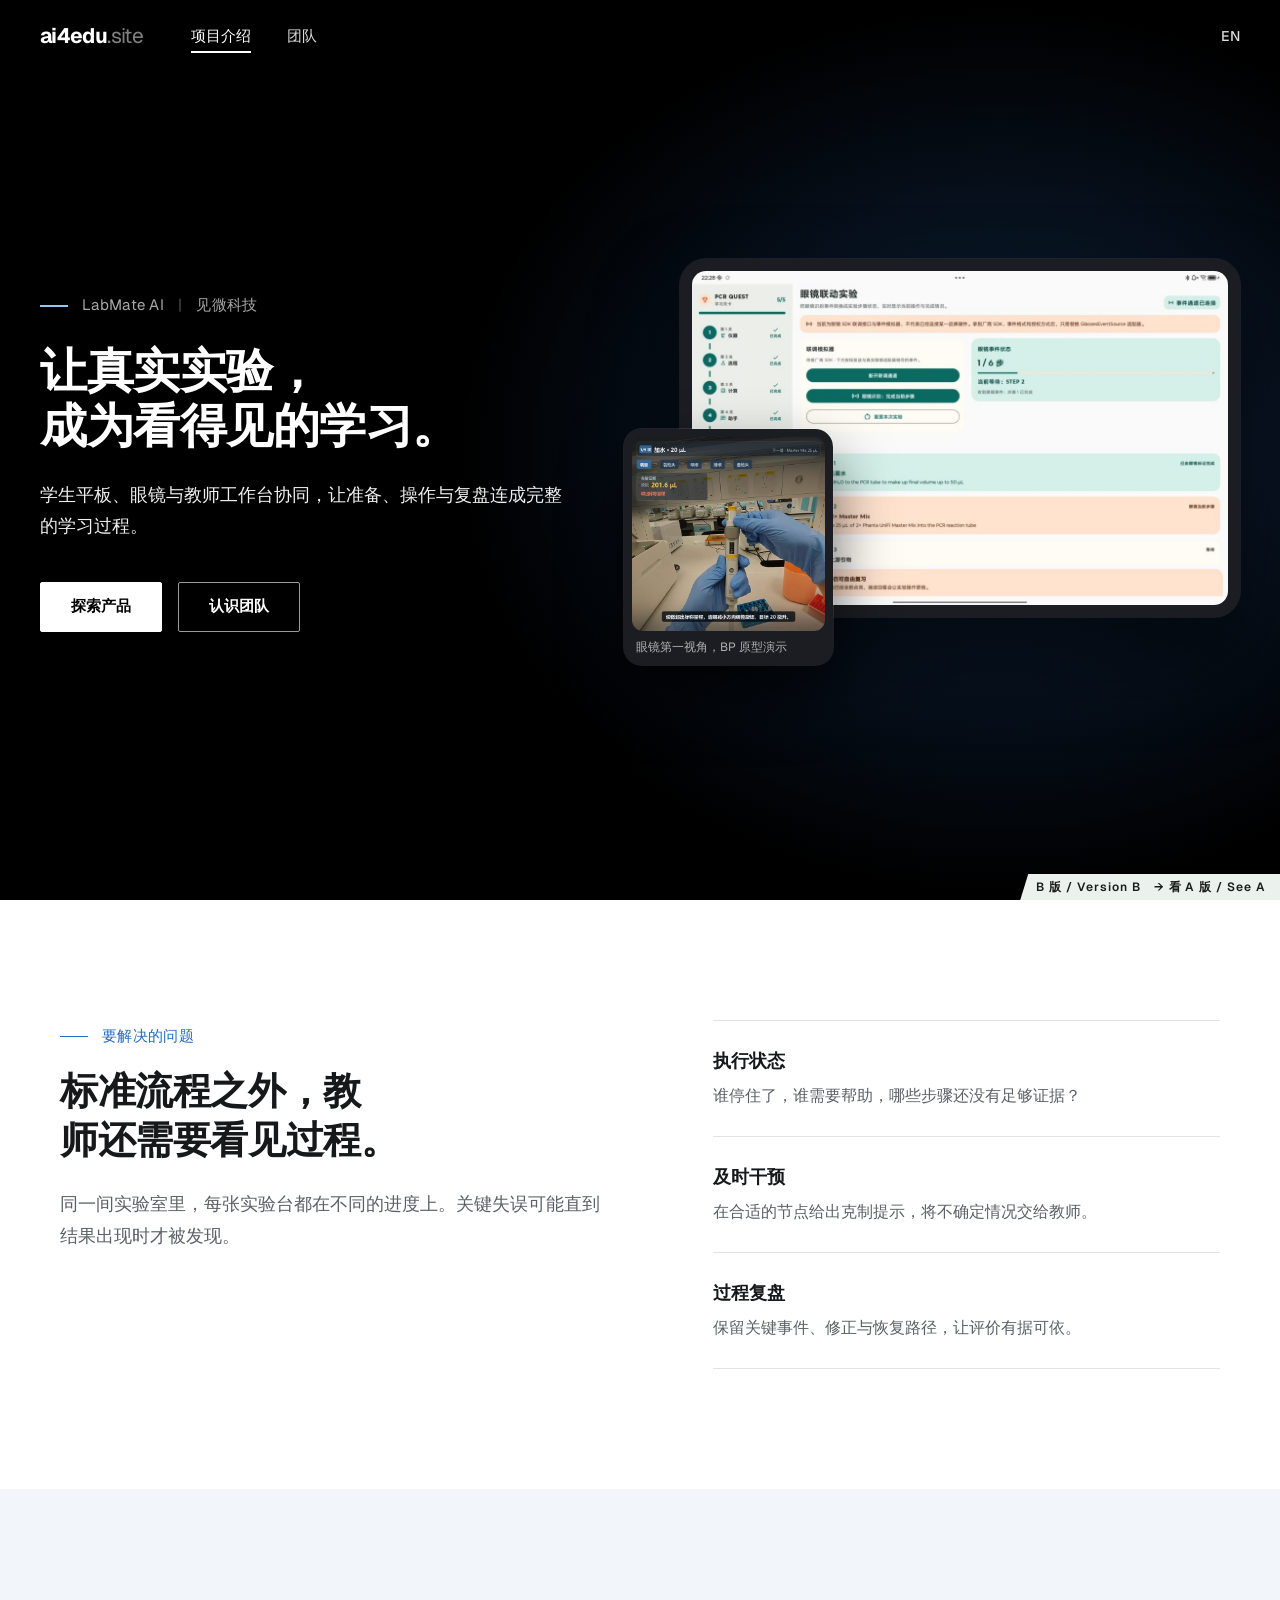
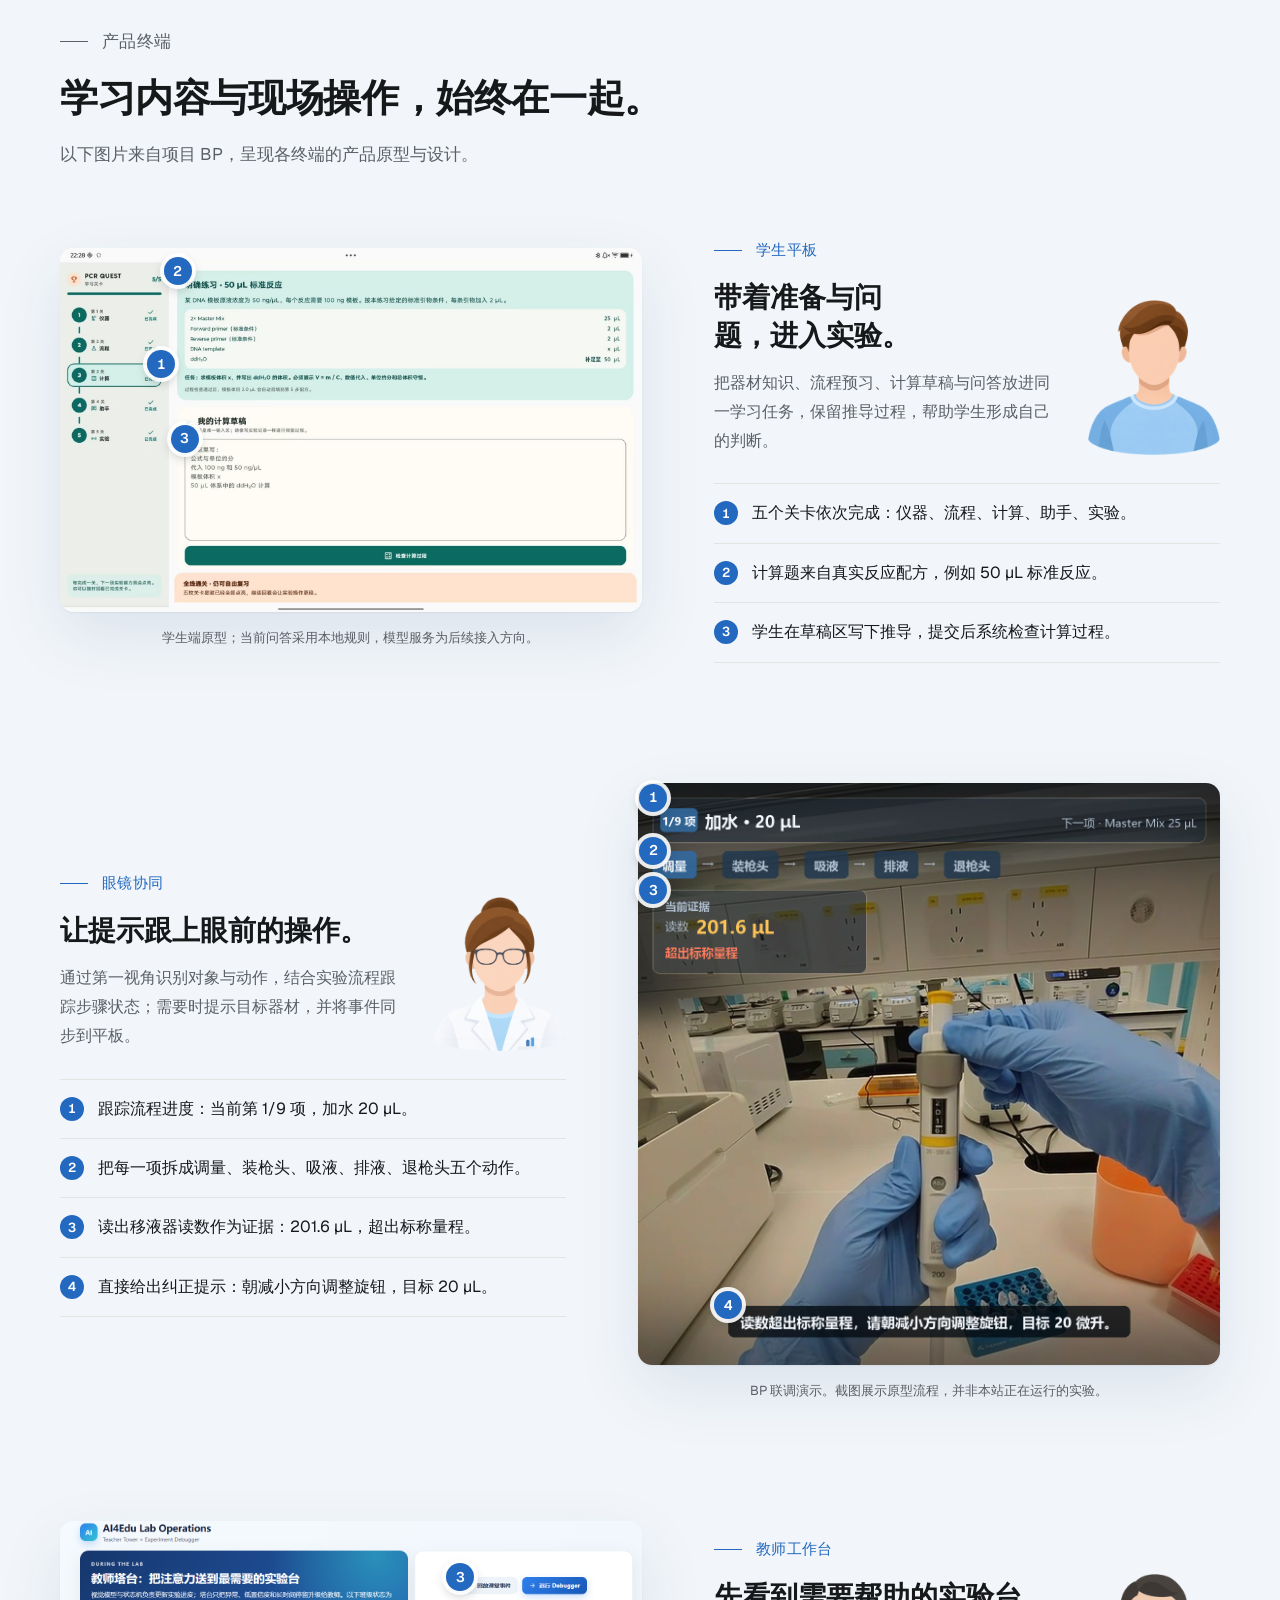
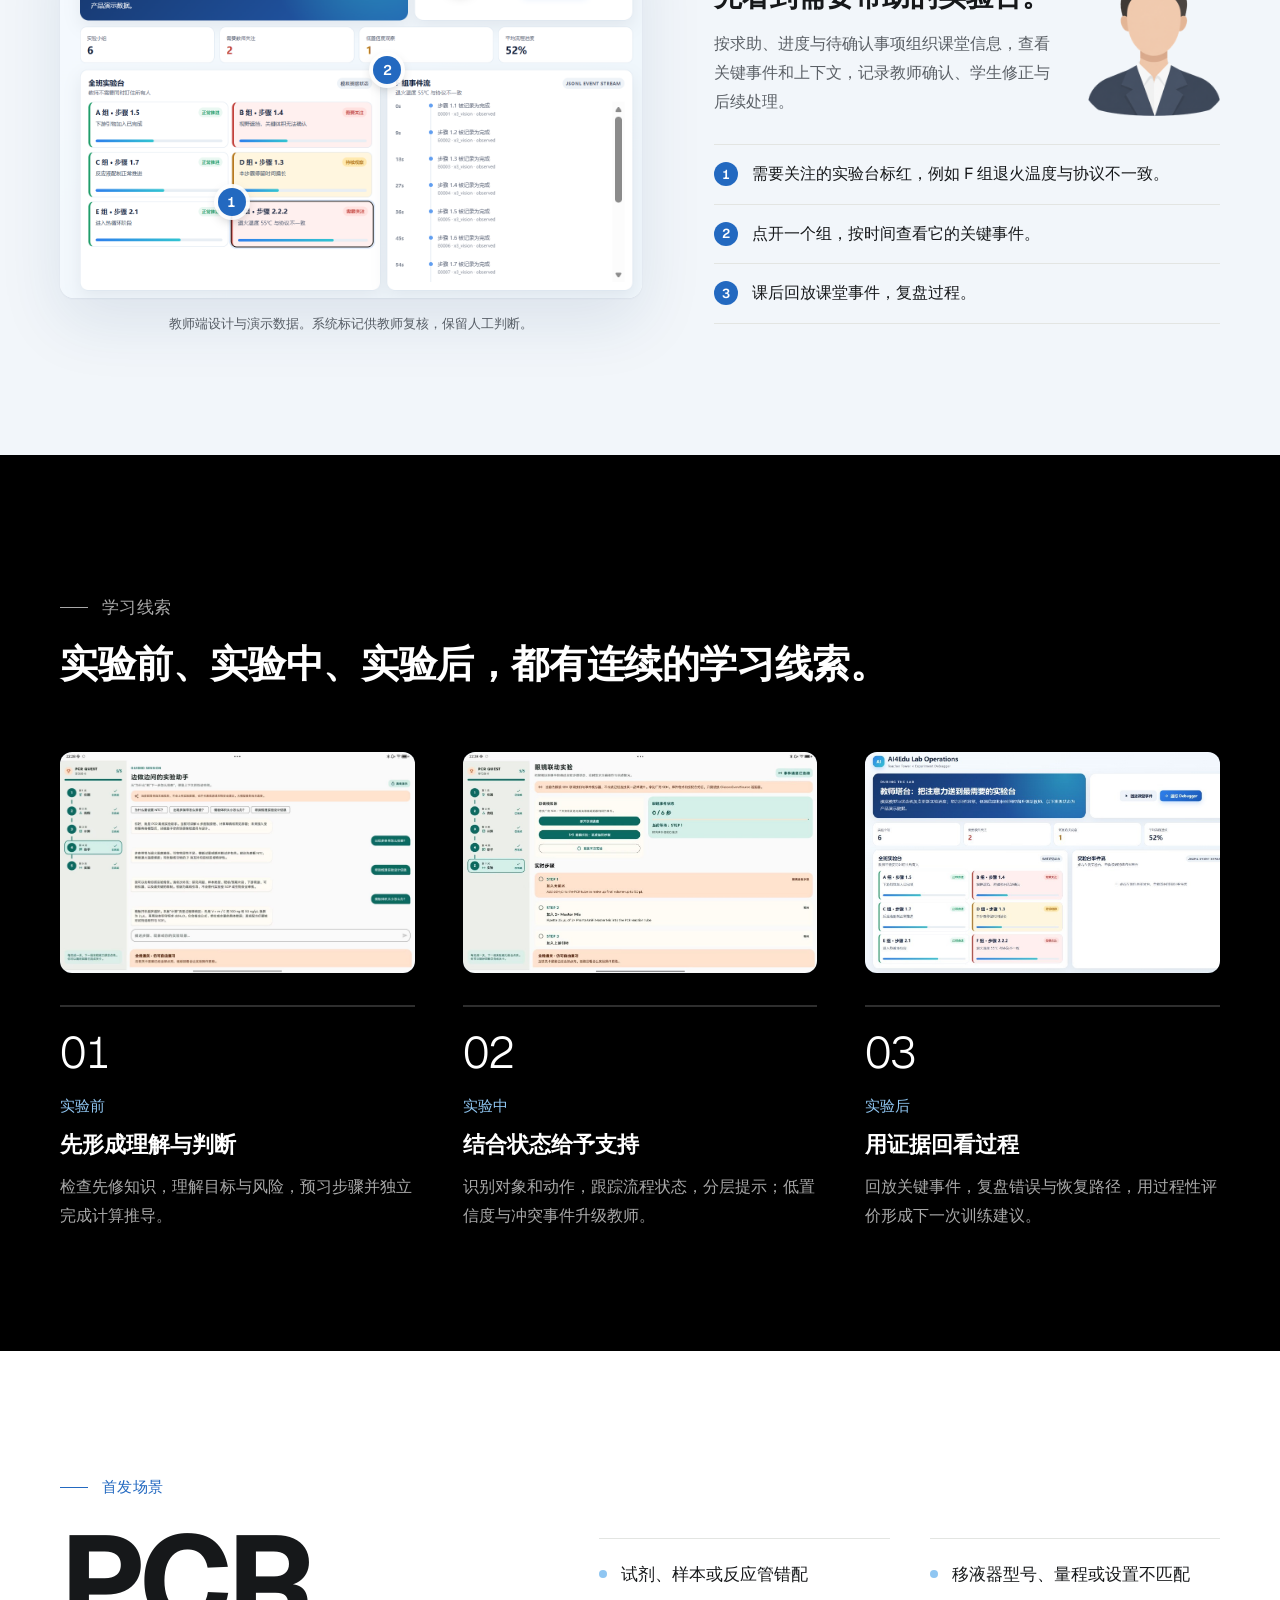
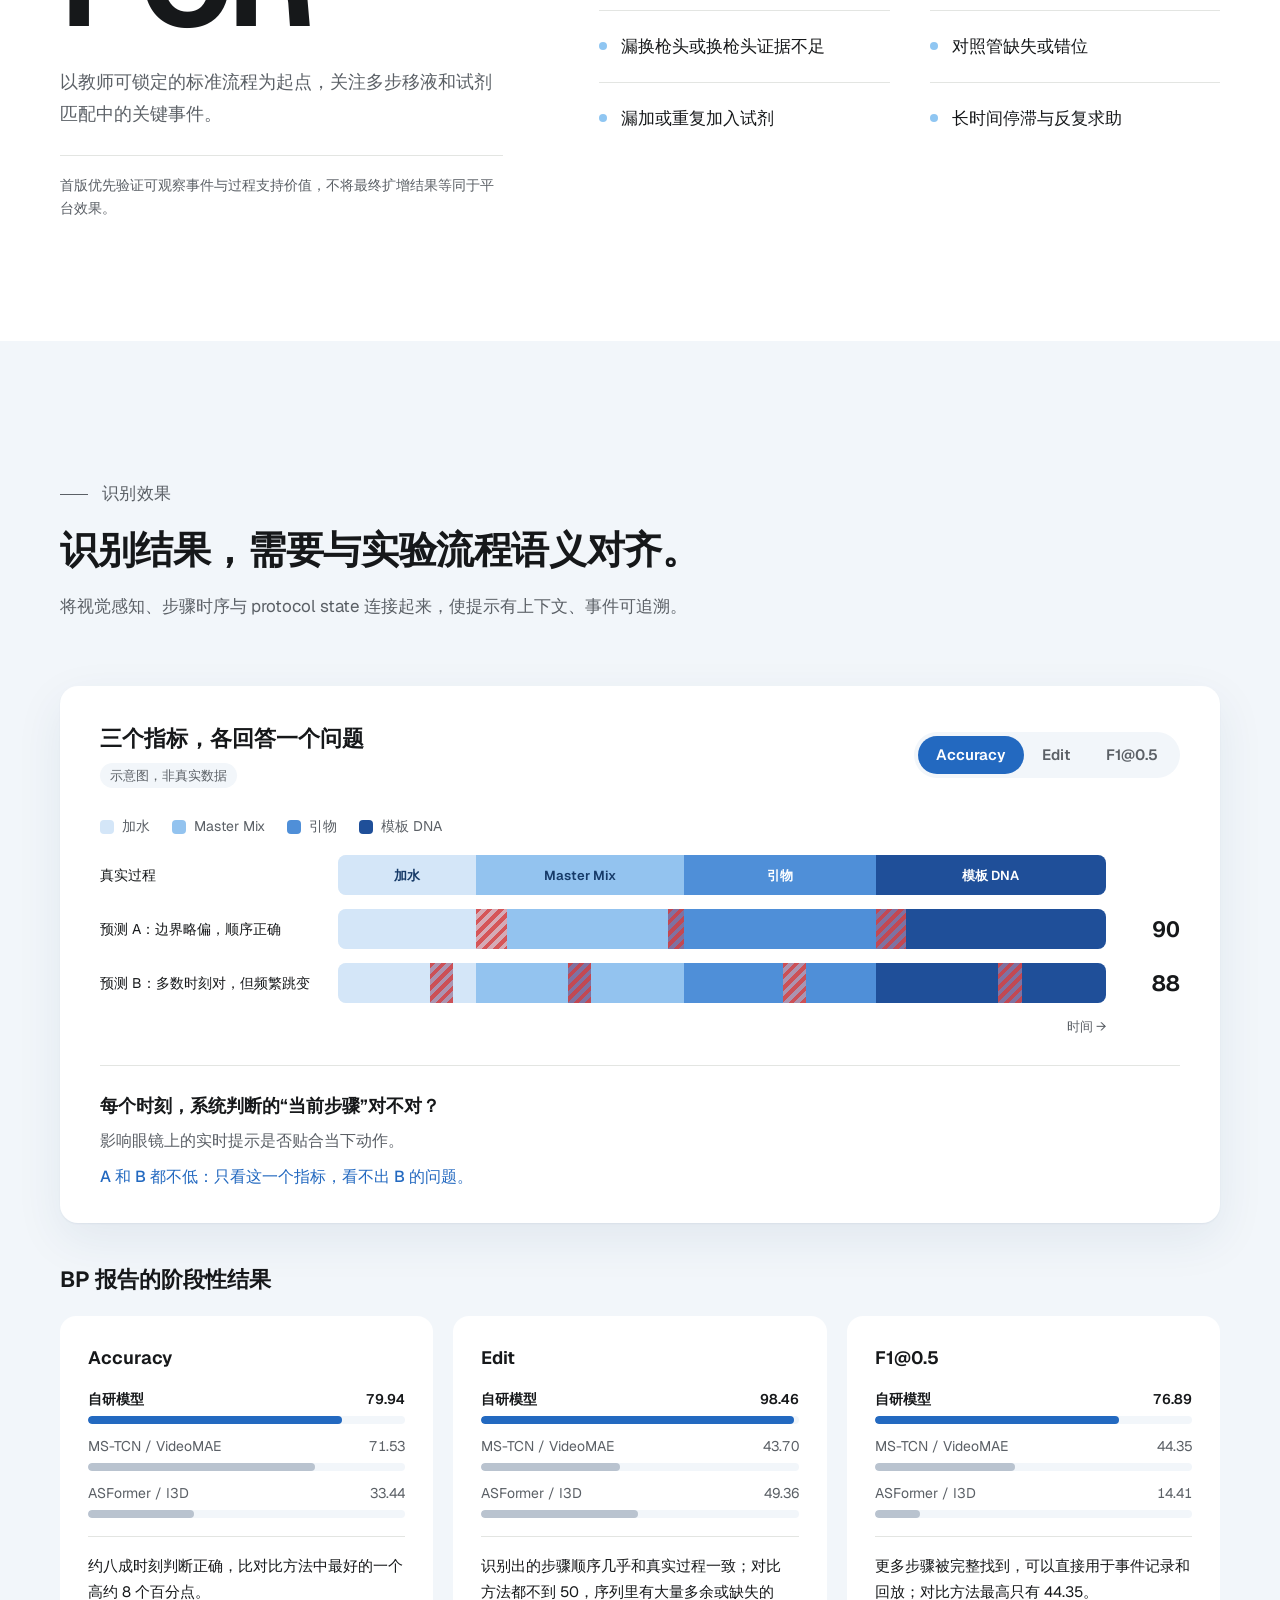
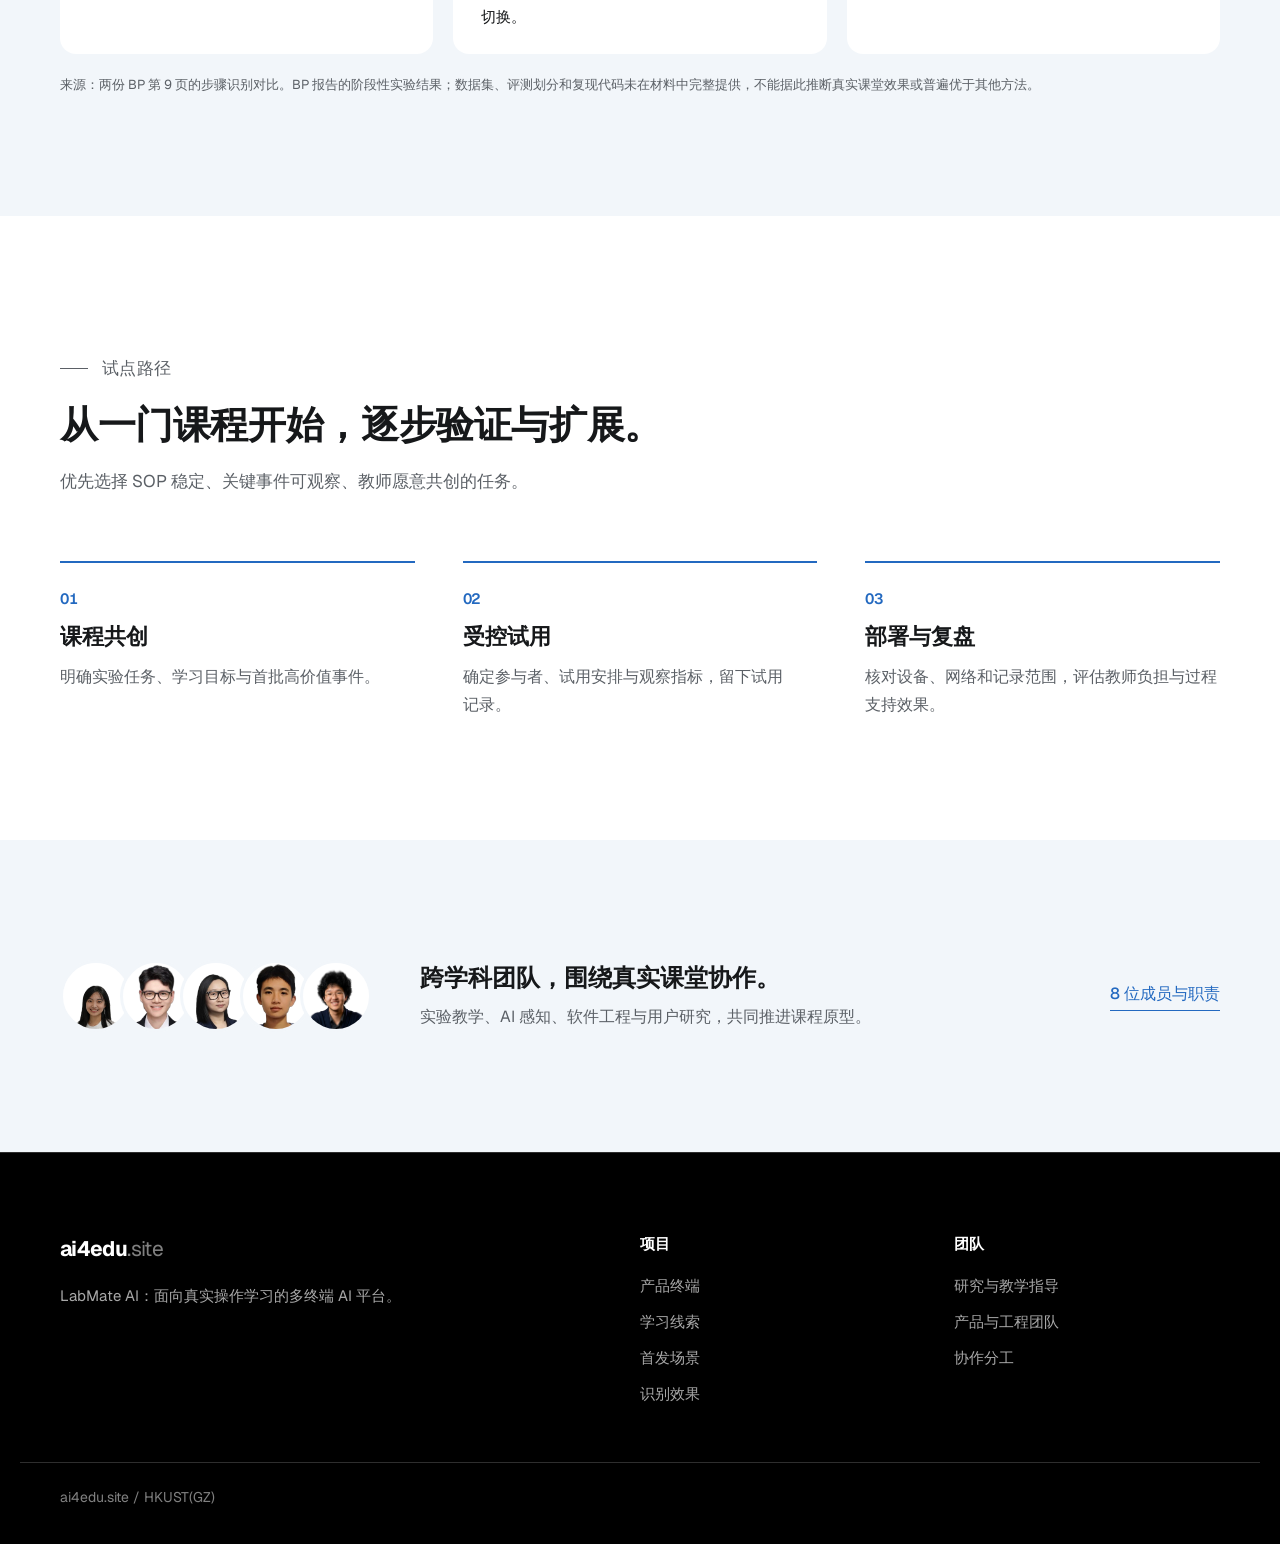
<file: v2/index.html>
<!DOCTYPE html>
<html lang="zh-CN" data-theme="light">
<head>
<meta charset="utf-8">
<meta name="viewport" content="width=device-width, initial-scale=1">
<title>ai4edu.site · 界面预览 / UI preview</title>
<link rel="preconnect" href="https://fonts.googleapis.com">
<link rel="preconnect" href="https://fonts.gstatic.com" crossorigin>
<link rel="stylesheet" href="https://fonts.googleapis.com/css2?family=Geist:wght@100..900&family=Geist+Mono:wght@100..900&family=Noto+Serif+SC:wght@900&family=Playfair+Display:wght@900&display=swap">
<link rel="stylesheet" href="styles.css?v=20261123153923">
</head>
<body>
<div class="view" data-view="zh-project" data-lang="zh" hidden><div class="site"><a class="skip-link" data-anchor="zh-project--main" href="#zh-project">跳转到内容</a><header class="site-header"><div class="site-header-inner"><a class="site-logo" href="#zh-project"><span>ai4edu<span class="site-logo-dim">.site</span></span></a><nav aria-label="网站导航" class="site-nav" id="zh-project--site-nav"><a aria-current="page" href="#zh-project">项目介绍</a><a href="#zh-team">团队</a></nav><div class="site-actions"><a aria-label="Switch to English" class="site-lang" href="#en-project">EN</a><button aria-controls="zh-project--site-nav" aria-expanded="false" aria-label="打开菜单" class="site-menu"><span aria-hidden="true" class="site-burger"><i></i><i></i></span></button></div></div></header><main id="zh-project--main"><div class="site-page"><section class="site-hero"><div class="site-hero-inner"><p class="site-hero-kicker">LabMate AI <span aria-hidden="true">|</span> <!-- -->见微科技</p><h1>让真实实验，<br/>成为看得见的学习。</h1><p class="site-hero-lead">学生平板、眼镜与教师工作台协同，让准备、操作与复盘连成完整的学习过程。</p><div class="site-hero-actions"><a class="site-btn light" data-anchor="zh-project--product" href="#zh-project">探索产品</a><a class="site-btn ghost" href="#zh-team">认识团队</a></div></div><div class="site-hero-visual"><div class="site-tablet"><img alt="学生平板上的眼镜联动实验界面原型" decoding="async" height="686" src="bp/student-overview.jpg?v=20261123153923" style="color:transparent" width="1098"/></div><figure class="site-glasses-card"><img alt="眼镜第一视角：读数超出量程时提示调小旋钮" decoding="async" height="1200" src="bp/glasses-guidance.jpg?v=20261123153923" style="color:transparent" width="1200"/><figcaption>眼镜第一视角，BP 原型演示</figcaption></figure></div></section><section class="site-band light" id="zh-project--context"><div class="site-wrap site-split"><div><p class="site-label">要解决的问题</p><h2 class="site-h2">标准流程之外，教师还需要看见过程。</h2><p class="site-lead">同一间实验室里，每张实验台都在不同的进度上。关键失误可能直到结果出现时才被发现。</p></div><dl class="site-facts"><div><dt>执行状态</dt><dd>谁停住了，谁需要帮助，哪些步骤还没有足够证据？</dd></div><div><dt>及时干预</dt><dd>在合适的节点给出克制提示，将不确定情况交给教师。</dd></div><div><dt>过程复盘</dt><dd>保留关键事件、修正与恢复路径，让评价有据可依。</dd></div></dl></div></section><section class="site-band grey" id="zh-project--product"><div class="site-wrap"><header class="site-head"><p class="site-label">产品终端</p><h2 class="site-h2">学习内容与现场操作，始终在一起。</h2><p>以下图片来自项目 BP，呈现各终端的产品原型与设计。</p></header><div class="site-features"><article class="site-feature"><figure><div class="site-shot"><img alt="学生端计算草稿原型截图" decoding="async" height="1080" loading="lazy" src="bp/student-calculation.jpg?v=20261123153923" style="color:transparent" width="1728"/><span aria-hidden="true" class="site-marker" style="left:17.4%;top:32%">1</span><span aria-hidden="true" class="site-marker" style="left:20.2%;top:6.5%">2</span><span aria-hidden="true" class="site-marker" style="left:21.4%;top:52.5%">3</span></div><figcaption>学生端原型；当前问答采用本地规则，模型服务为后续接入方向。</figcaption></figure><div class="site-feature-copy"><div class="site-feature-head"><div><span class="site-label">学生平板</span><h3>带着准备与问题，进入实验。</h3><p class="site-feature-body">把器材知识、流程预习、计算草稿与问答放进同一学习任务，保留推导过程，帮助学生形成自己的判断。</p></div><img alt="" aria-hidden="true" class="site-feature-figure" decoding="async" height="370" loading="lazy" src="figures/student.png?v=20261123153923" style="color:transparent" width="320"/></div><ol class="site-points"><li class="" tabindex="0"><span aria-hidden="true" class="site-marker">1</span>五个关卡依次完成：仪器、流程、计算、助手、实验。</li><li class="" tabindex="0"><span aria-hidden="true" class="site-marker">2</span>计算题来自真实反应配方，例如 50 µL 标准反应。</li><li class="" tabindex="0"><span aria-hidden="true" class="site-marker">3</span>学生在草稿区写下推导，提交后系统检查计算过程。</li></ol></div></article><article class="site-feature flip"><figure><div class="site-shot"><img alt="眼镜第一视角：加水 20 µL 这一项中，移液器读数 201.6 µL 超出量程，系统提示调小旋钮" decoding="async" height="1200" loading="lazy" src="bp/glasses-guidance.jpg?v=20261123153923" style="color:transparent" width="1200"/><span aria-hidden="true" class="site-marker" style="left:2.6%;top:2.6%">1</span><span aria-hidden="true" class="site-marker" style="left:2.6%;top:11.7%">2</span><span aria-hidden="true" class="site-marker" style="left:2.6%;top:18.5%">3</span><span aria-hidden="true" class="site-marker" style="left:15.5%;top:89.8%">4</span></div><figcaption>BP 联调演示。截图展示原型流程，并非本站正在运行的实验。</figcaption></figure><div class="site-feature-copy"><div class="site-feature-head"><div><span class="site-label">眼镜协同</span><h3>让提示跟上眼前的操作。</h3><p class="site-feature-body">通过第一视角识别对象与动作，结合实验流程跟踪步骤状态；需要时提示目标器材，并将事件同步到平板。</p></div><img alt="" aria-hidden="true" class="site-feature-figure" decoding="async" height="370" loading="lazy" src="figures/glasses.png?v=20261123153923" style="color:transparent" width="320"/></div><ol class="site-points"><li class="" tabindex="0"><span aria-hidden="true" class="site-marker">1</span>跟踪流程进度：当前第 1/9 项，加水 20 µL。</li><li class="" tabindex="0"><span aria-hidden="true" class="site-marker">2</span>把每一项拆成调量、装枪头、吸液、排液、退枪头五个动作。</li><li class="" tabindex="0"><span aria-hidden="true" class="site-marker">3</span>读出移液器读数作为证据：201.6 µL，超出标称量程。</li><li class="" tabindex="0"><span aria-hidden="true" class="site-marker">4</span>直接给出纠正提示：朝减小方向调整旋钮，目标 20 µL。</li></ol></div></article><article class="site-feature"><figure><div class="site-shot"><img alt="教师工作台原型，显示演示班级状态" decoding="async" height="944" loading="lazy" src="bp/teacher-workspace.png?v=20261123153923" style="color:transparent" width="1458"/><span aria-hidden="true" class="site-marker" style="left:29.5%;top:74.5%">1</span><span aria-hidden="true" class="site-marker" style="left:56.2%;top:39.5%">2</span><span aria-hidden="true" class="site-marker" style="left:68.8%;top:14.8%">3</span></div><figcaption>教师端设计与演示数据。系统标记供教师复核，保留人工判断。</figcaption></figure><div class="site-feature-copy"><div class="site-feature-head"><div><span class="site-label">教师工作台</span><h3>先看到需要帮助的实验台。</h3><p class="site-feature-body">按求助、进度与待确认事项组织课堂信息，查看关键事件和上下文，记录教师确认、学生修正与后续处理。</p></div><img alt="" aria-hidden="true" class="site-feature-figure" decoding="async" height="370" loading="lazy" src="figures/teacher.png?v=20261123153923" style="color:transparent" width="320"/></div><ol class="site-points"><li class="" tabindex="0"><span aria-hidden="true" class="site-marker">1</span>需要关注的实验台标红，例如 F 组退火温度与协议不一致。</li><li class="" tabindex="0"><span aria-hidden="true" class="site-marker">2</span>点开一个组，按时间查看它的关键事件。</li><li class="" tabindex="0"><span aria-hidden="true" class="site-marker">3</span>课后回放课堂事件，复盘过程。</li></ol></div></article></div></div></section><section class="site-band dark" id="zh-project--learning"><div class="site-wrap"><header class="site-head"><p class="site-label">学习线索</p><h2 class="site-h2">实验前、实验中、实验后，都有连续的学习线索。</h2></header><ol class="site-steps"><li><figure class="site-step-shot"><img alt="学生端“边做边问”实验助手原型" decoding="async" height="1080" loading="lazy" src="bp/student-inquiry.jpg?v=20261123153923" style="color:transparent" width="1728"/></figure><span class="site-step-no">01</span><span class="site-step-label">实验前</span><h3>先形成理解与判断</h3><p>检查先修知识，理解目标与风险，预习步骤并独立完成计算推导。</p></li><li><figure class="site-step-shot"><img alt="与眼镜联动的实时步骤原型" decoding="async" height="649" loading="lazy" src="bp/tablet-sync.jpg?v=20261123153923" style="color:transparent" width="1039"/></figure><span class="site-step-no">02</span><span class="site-step-label">实验中</span><h3>结合状态给予支持</h3><p>识别对象和动作，跟踪流程状态，分层提示；低置信度与冲突事件升级教师。</p></li><li><figure class="site-step-shot"><img alt="教师塔台原型，可回放课堂事件" decoding="async" height="655" loading="lazy" src="bp/teacher-overview.jpg?v=20261123153923" style="color:transparent" width="1100"/></figure><span class="site-step-no">03</span><span class="site-step-label">实验后</span><h3>用证据回看过程</h3><p>回放关键事件，复盘错误与恢复路径，用过程性评价形成下一次训练建议。</p></li></ol></div></section><section class="site-band light" id="zh-project--pcr"><div class="site-wrap site-pcr"><div><p class="site-label">首发场景</p><h2 class="site-pcr-title">PCR</h2><p class="site-lead">以教师可锁定的标准流程为起点，关注多步移液和试剂匹配中的关键事件。</p><p class="site-note">首版优先验证可观察事件与过程支持价值，不将最终扩增结果等同于平台效果。</p></div><ul class="site-checks"><li>试剂、样本或反应管错配</li><li>移液器型号、量程或设置不匹配</li><li>漏换枪头或换枪头证据不足</li><li>对照管缺失或错位</li><li>漏加或重复加入试剂</li><li>长时间停滞与反复求助</li></ul></div></section><section class="site-band grey" id="zh-project--evidence"><div class="site-wrap"><header class="site-head"><p class="site-label">识别效果</p><h2 class="site-h2">识别结果，需要与实验流程语义对齐。</h2><p>将视觉感知、步骤时序与 protocol state 连接起来，使提示有上下文、事件可追溯。</p></header><div class="ev"><div class="ev-demo"><input checked="" class="ev-radio" data-metric="acc" id="ev-zh-acc" name="ev-metric-zh" type="radio"/><input class="ev-radio" data-metric="edit" id="ev-zh-edit" name="ev-metric-zh" type="radio"/><input class="ev-radio" data-metric="f1" id="ev-zh-f1" name="ev-metric-zh" type="radio"/><div class="ev-demo-head"><div><h3>三个指标，各回答一个问题</h3><span class="ev-badge">示意图，非真实数据</span></div><div aria-label="选择指标" class="ev-switch" role="group"><label data-metric="acc" for="ev-zh-acc">Accuracy</label><label data-metric="edit" for="ev-zh-edit">Edit</label><label data-metric="f1" for="ev-zh-f1">F1@0.5</label></div></div><div aria-hidden="true" class="ev-legend"><span><i class="ev-c-w"></i>加水</span><span><i class="ev-c-m"></i>Master Mix</span><span><i class="ev-c-p"></i>引物</span><span><i class="ev-c-t"></i>模板 DNA</span></div><div class="ev-rows"><div class="ev-row"><span class="ev-row-label">真实过程</span><div class="ev-track"><span class="ev-seg ev-c-w" style="left:0.00%;width:18.00%" title="加水"><em>加水</em></span><span class="ev-seg ev-c-m" style="left:18.00%;width:27.00%" title="Master Mix"><em>Master Mix</em></span><span class="ev-seg ev-c-p" style="left:45.00%;width:25.00%" title="引物"><em>引物</em></span><span class="ev-seg ev-c-t" style="left:70.00%;width:30.00%" title="模板 DNA"><em>模板 DNA</em></span></div><span class="ev-score"></span></div><div class="ev-row"><span class="ev-row-label">预测 A：边界略偏，顺序正确</span><div class="ev-track"><span class="ev-seg ev-c-w hit" style="left:0.00%;width:22.00%" title="加水"></span><span class="ev-seg ev-c-m hit" style="left:22.00%;width:21.00%" title="Master Mix"></span><span class="ev-seg ev-c-p hit" style="left:43.00%;width:31.00%" title="引物"></span><span class="ev-seg ev-c-t hit" style="left:74.00%;width:26.00%" title="模板 DNA"></span><span class="ev-wrong" style="left:18.00%;width:4.00%"></span><span class="ev-wrong" style="left:43.00%;width:2.00%"></span><span class="ev-wrong" style="left:70.00%;width:4.00%"></span><span class="ev-tick" style="left:22.00%"></span><span class="ev-tick" style="left:43.00%"></span><span class="ev-tick" style="left:74.00%"></span></div><span class="ev-score"><b data-metric="acc">90</b><b data-metric="edit">100</b><b data-metric="f1">100</b></span></div><div class="ev-row"><span class="ev-row-label">预测 B：多数时刻对，但频繁跳变</span><div class="ev-track"><span class="ev-seg ev-c-w hit" style="left:0.00%;width:12.00%" title="加水"></span><span class="ev-seg ev-c-m miss" style="left:12.00%;width:3.00%" title="Master Mix"></span><span class="ev-seg ev-c-w miss" style="left:15.00%;width:3.00%" title="加水"></span><span class="ev-seg ev-c-m miss" style="left:18.00%;width:12.00%" title="Master Mix"></span><span class="ev-seg ev-c-p miss" style="left:30.00%;width:3.00%" title="引物"></span><span class="ev-seg ev-c-m miss" style="left:33.00%;width:12.00%" title="Master Mix"></span><span class="ev-seg ev-c-p hit" style="left:45.00%;width:13.00%" title="引物"></span><span class="ev-seg ev-c-m miss" style="left:58.00%;width:3.00%" title="Master Mix"></span><span class="ev-seg ev-c-p miss" style="left:61.00%;width:9.00%" title="引物"></span><span class="ev-seg ev-c-t hit" style="left:70.00%;width:16.00%" title="模板 DNA"></span><span class="ev-seg ev-c-p miss" style="left:86.00%;width:3.00%" title="引物"></span><span class="ev-seg ev-c-t miss" style="left:89.00%;width:11.00%" title="模板 DNA"></span><span class="ev-wrong" style="left:12.00%;width:3.00%"></span><span class="ev-wrong" style="left:30.00%;width:3.00%"></span><span class="ev-wrong" style="left:58.00%;width:3.00%"></span><span class="ev-wrong" style="left:86.00%;width:3.00%"></span><span class="ev-tick extra" style="left:12.00%"></span><span class="ev-tick extra" style="left:15.00%"></span><span class="ev-tick" style="left:18.00%"></span><span class="ev-tick extra" style="left:30.00%"></span><span class="ev-tick extra" style="left:33.00%"></span><span class="ev-tick" style="left:45.00%"></span><span class="ev-tick extra" style="left:58.00%"></span><span class="ev-tick extra" style="left:61.00%"></span><span class="ev-tick" style="left:70.00%"></span><span class="ev-tick extra" style="left:86.00%"></span><span class="ev-tick extra" style="left:89.00%"></span></div><span class="ev-score"><b data-metric="acc">88</b><b data-metric="edit">33</b><b data-metric="f1">38</b></span></div><div aria-hidden="true" class="ev-axis">时间 →</div></div><div class="ev-explain"><div data-metric="acc"><p class="ev-q">每个时刻，系统判断的“当前步骤”对不对？</p><p>影响眼镜上的实时提示是否贴合当下动作。</p><p class="ev-ab">A 和 B 都不低：只看这一个指标，看不出 B 的问题。</p></div><div data-metric="edit"><p class="ev-q">识别出的步骤顺序，和真实过程是否一致？</p><p>决定能否可靠发现漏加、重复加入或顺序颠倒；跳变越多，误报越多，教师越容易被打扰。</p><p class="ev-ab">A 的顺序和真实过程一致；B 多出的每一次切换都会被当作一次步骤变化。</p></div><div data-metric="f1"><p class="ev-q">每一步是否被找成完整的一段，并和真实片段重叠一半以上？</p><p>决定教师端事件流和课后回放能否准确定位到每一步。</p><p class="ev-ab">A 的每一段都找对了；B 的许多碎片对不上任何一步。</p></div></div></div><div class="ev-results"><h3>BP 报告的阶段性结果</h3><div class="ev-results-grid"><div class="ev-result"><h4>Accuracy</h4><ul><li class="ours"><span class="ev-model">自研模型</span><span class="ev-bar"><i style="width:79.94%"></i></span><span class="ev-val">79.94</span></li><li class=""><span class="ev-model">MS-TCN / VideoMAE</span><span class="ev-bar"><i style="width:71.53%"></i></span><span class="ev-val">71.53</span></li><li class=""><span class="ev-model">ASFormer / I3D</span><span class="ev-bar"><i style="width:33.44%"></i></span><span class="ev-val">33.44</span></li></ul><p>约八成时刻判断正确，比对比方法中最好的一个高约 8 个百分点。</p></div><div class="ev-result"><h4>Edit</h4><ul><li class="ours"><span class="ev-model">自研模型</span><span class="ev-bar"><i style="width:98.46%"></i></span><span class="ev-val">98.46</span></li><li class=""><span class="ev-model">MS-TCN / VideoMAE</span><span class="ev-bar"><i style="width:43.7%"></i></span><span class="ev-val">43.70</span></li><li class=""><span class="ev-model">ASFormer / I3D</span><span class="ev-bar"><i style="width:49.36%"></i></span><span class="ev-val">49.36</span></li></ul><p>识别出的步骤顺序几乎和真实过程一致；对比方法都不到 50，序列里有大量多余或缺失的切换。</p></div><div class="ev-result"><h4>F1@0.5</h4><ul><li class="ours"><span class="ev-model">自研模型</span><span class="ev-bar"><i style="width:76.89%"></i></span><span class="ev-val">76.89</span></li><li class=""><span class="ev-model">MS-TCN / VideoMAE</span><span class="ev-bar"><i style="width:44.35%"></i></span><span class="ev-val">44.35</span></li><li class=""><span class="ev-model">ASFormer / I3D</span><span class="ev-bar"><i style="width:14.41%"></i></span><span class="ev-val">14.41</span></li></ul><p>更多步骤被完整找到，可以直接用于事件记录和回放；对比方法最高只有 44.35。</p></div></div><p class="ev-source">来源：两份 BP 第 9 页的步骤识别对比。BP 报告的阶段性实验结果；数据集、评测划分和复现代码未在材料中完整提供，不能据此推断真实课堂效果或普遍优于其他方法。</p></div></div></div></section><section class="site-band light" id="zh-project--pilot"><div class="site-wrap"><header class="site-head"><p class="site-label">试点路径</p><h2 class="site-h2">从一门课程开始，逐步验证与扩展。</h2><p>优先选择 SOP 稳定、关键事件可观察、教师愿意共创的任务。</p></header><ol class="site-pilot"><li><span class="site-step-no">01</span><h3>课程共创</h3><p>明确实验任务、学习目标与首批高价值事件。</p></li><li><span class="site-step-no">02</span><h3>受控试用</h3><p>确定参与者、试用安排与观察指标，留下试用记录。</p></li><li><span class="site-step-no">03</span><h3>部署与复盘</h3><p>核对设备、网络和记录范围，评估教师负担与过程支持效果。</p></li></ol></div></section><section class="site-band grey"><div class="site-wrap site-team-teaser"><div class="site-portraits"><img alt="申洲安" decoding="async" height="72" loading="lazy" src="bp/zhouan-shen.png?v=20261123153923" style="color:transparent" width="72"/><img alt="陈林" decoding="async" height="72" loading="lazy" src="bp/lin-chen.png?v=20261123153923" style="color:transparent" width="72"/><img alt="林桥津" decoding="async" height="72" loading="lazy" src="bp/qiaojin-lin.png?v=20261123153923" style="color:transparent" width="72"/><img alt="梁枫" decoding="async" height="72" loading="lazy" src="bp/feng-liang.png?v=20261123153923" style="color:transparent" width="72"/><img alt="徐画" decoding="async" height="72" loading="lazy" src="bp/hua-xu.png?v=20261123153923" style="color:transparent" width="72"/></div><div><h2 class="site-h3">跨学科团队，围绕真实课堂协作。</h2><p>实验教学、AI 感知、软件工程与用户研究，共同推进课程原型。</p></div><a class="site-link" href="#zh-team">8 位成员与职责</a></div></section></div></main><footer class="site-footer"><div class="site-footer-inner"><div class="site-footer-brand"><span class="site-logo"><span>ai4edu<span class="site-logo-dim">.site</span></span></span><p>LabMate AI：面向真实操作学习的多终端 AI 平台。</p></div><div class="site-footer-col"><h2>项目</h2><ul><li><a data-anchor="zh-project--product" data-anchor-view="zh-project" href="#zh-project">产品终端</a></li><li><a data-anchor="zh-project--learning" data-anchor-view="zh-project" href="#zh-project">学习线索</a></li><li><a data-anchor="zh-project--pcr" data-anchor-view="zh-project" href="#zh-project">首发场景</a></li><li><a data-anchor="zh-project--evidence" data-anchor-view="zh-project" href="#zh-project">识别效果</a></li></ul></div><div class="site-footer-col"><h2>团队</h2><ul><li><a data-anchor="zh-team--research" data-anchor-view="zh-team" href="#zh-team">研究与教学指导</a></li><li><a data-anchor="zh-team--delivery" data-anchor-view="zh-team" href="#zh-team">产品与工程团队</a></li><li><a data-anchor="zh-team--collaboration" data-anchor-view="zh-team" href="#zh-team">协作分工</a></li></ul></div></div><div class="site-footer-bottom"><span>ai4edu.site / HKUST(GZ)</span></div></footer></div></div><div class="view" data-view="zh-team" data-lang="zh" hidden><div class="site"><a class="skip-link" data-anchor="zh-team--main" href="#zh-team">跳转到内容</a><header class="site-header"><div class="site-header-inner"><a class="site-logo" href="#zh-project"><span>ai4edu<span class="site-logo-dim">.site</span></span></a><nav aria-label="网站导航" class="site-nav" id="zh-team--site-nav"><a href="#zh-project">项目介绍</a><a aria-current="page" href="#zh-team">团队</a></nav><div class="site-actions"><a aria-label="Switch to English" class="site-lang" href="#en-team">EN</a><button aria-controls="zh-team--site-nav" aria-expanded="false" aria-label="打开菜单" class="site-menu"><span aria-hidden="true" class="site-burger"><i></i><i></i></span></button></div></div></header><main id="zh-team--main"><div class="site-page"><section class="site-hero compact"><div class="site-hero-inner"><p class="site-hero-kicker">LabMate AI <span aria-hidden="true">|</span> HKUST(GZ)</p><h1>理解实验的人，<br/>与构建智能系统的人。</h1><p class="site-hero-lead">8 位成员共同连接实验教学、AI 研究、软件工程与产品验证，让实验室里的问题得到具体回应。</p><nav aria-label="本页目录" class="site-hero-links"><a data-anchor="zh-team--research" href="#zh-team">研究与教学指导</a><a data-anchor="zh-team--delivery" href="#zh-team">产品与工程团队</a><a data-anchor="zh-team--collaboration" href="#zh-team">协作分工</a></nav></div></section><section class="site-band light" id="zh-team--research"><div class="site-wrap"><header class="site-head"><h2 class="site-h2">研究与教学指导</h2><p>对齐算法可行性、真实实验流程与教学目标。</p></header><div class="site-people three"><article class="site-person"><div class="site-person-photo"><img alt="陈林" decoding="async" height="180" loading="lazy" src="bp/lin-chen.png?v=20261123153923" style="color:transparent" width="160"/></div><h3>陈林</h3><span>核心算法与技术路线</span><p>多模态感知、系统建模与步骤检测，指导算法可行性评估和测试验证。</p></article><article class="site-person"><div class="site-person-photo"><img alt="林桥津" decoding="async" height="180" loading="lazy" src="bp/qiaojin-lin.png?v=20261123153923" style="color:transparent" width="160"/></div><h3>林桥津</h3><span>生命科学与实验教学</span><p>指导实验 SOP、教学目标、提示边界、过程评价与课程试点。</p></article><article class="site-person"><div class="site-person-photo"><img alt="伍楷舜" decoding="async" height="180" loading="lazy" src="bp/kaishun-wu.png?v=20261123153923" style="color:transparent" width="160"/></div><h3>伍楷舜</h3><span>技术战略与跨学科指导</span><p>指导多模态感知、边缘计算、系统可靠性、知识产权与成果转化。</p></article></div></div></section><section class="site-band grey" id="zh-team--delivery"><div class="site-wrap"><header class="site-head"><h2 class="site-h2">产品与工程团队</h2><p>将实验现场的需求，推进到可测试、可迭代的原型。</p></header><div class="site-people five"><article class="site-person"><div class="site-person-photo"><img alt="申洲安" decoding="async" height="180" loading="lazy" src="bp/zhouan-shen.png?v=20261123153923" style="color:transparent" width="160"/></div><h3>申洲安</h3><span>项目统筹与产品方向</span><p>将教学痛点转化为产品定义，统筹团队、资源与项目推进。</p></article><article class="site-person"><div class="site-person-photo"><img alt="梁枫" decoding="async" height="180" loading="lazy" src="bp/feng-liang.png?v=20261123153923" style="color:transparent" width="160"/></div><h3>梁枫</h3><span>算法研发与系统实现</span><p>推进核心算法、时序理解、产品技术方案与系统集成。</p></article><article class="site-person"><div class="site-person-photo"><img alt="徐画" decoding="async" height="180" loading="lazy" src="bp/hua-xu.png?v=20261123153923" style="color:transparent" width="160"/></div><h3>徐画</h3><span>实验流程与数据研究</span><p>连接湿实验与算法，参与流程建模、动作识别、数据标注和原型验证。</p></article><article class="site-person"><div class="site-person-photo"><img alt="李冬馨" decoding="async" height="180" loading="lazy" src="bp/dongxin-li.png?v=20261123153923" style="color:transparent" width="160"/></div><h3>李冬馨</h3><span>商业化与运营</span><p>推进教师访谈、采购路径、商业验证与合作材料。</p></article><article class="site-person"><div class="site-person-photo"><img alt="汪宸希" decoding="async" height="180" loading="lazy" src="bp/chenxi-wang.png?v=20261123153923" style="color:transparent" width="160"/></div><h3>汪宸希</h3><span>用户研究与商业协作</span><p>连接学生、教师与使用反馈，推进需求研究、试点和商业模式验证。</p></article></div></div></section><section class="site-band light" id="zh-team--collaboration"><div class="site-wrap"><header class="site-head"><h2 class="site-h2">每个关键环节，都有明确的协作分工。</h2></header><div class="site-areas"><article><h3>实验科学与教学</h3><p>把课程目标、真实 SOP 与学生容易卡住的环节对齐。</p><ul><li>林桥津</li><li>徐画</li><li>申洲安</li></ul></article><article><h3>AI 感知与系统研发</h3><p>连接对象识别、动作理解、协议状态与实时部署。</p><ul><li>陈林</li><li>梁枫</li><li>伍楷舜</li></ul></article><article><h3>产品设计与用户验证</h3><p>用原型、课堂反馈与部署测试推动产品迭代。</p><ul><li>汪宸希</li></ul></article><article><h3>试点与成果转化</h3><p>明确试用范围、验收依据与学校落地条件。</p><ul><li>申洲安</li><li>李冬馨</li><li>汪宸希</li><li>伍楷舜</li></ul></article></div></div></section><section class="site-band dark"><div class="site-wrap site-split"><div><h2 class="site-h2">团队介绍公开，工程协作回到 GitHub。</h2><p class="site-lead">以上介绍来自两份 BP。实际贡献由 GitHub 活动呈现，仓库访问由 GitHub 原生权限决定。</p><a class="site-btn ghost" data-locked="1" href="#zh-team">查看贡献记录</a></div><div class="site-members"><h3>GitHub 公开组织成员</h3><p>预览版不读取 GitHub 实时数据。</p><a class="site-link" href="https://github.com/hkust-gz-ai4edu/people" rel="noreferrer" target="_blank">在 GitHub 查看</a></div></div></section></div></main><footer class="site-footer"><div class="site-footer-inner"><div class="site-footer-brand"><span class="site-logo"><span>ai4edu<span class="site-logo-dim">.site</span></span></span><p>LabMate AI：面向真实操作学习的多终端 AI 平台。</p></div><div class="site-footer-col"><h2>项目</h2><ul><li><a data-anchor="zh-project--product" data-anchor-view="zh-project" href="#zh-project">产品终端</a></li><li><a data-anchor="zh-project--learning" data-anchor-view="zh-project" href="#zh-project">学习线索</a></li><li><a data-anchor="zh-project--pcr" data-anchor-view="zh-project" href="#zh-project">首发场景</a></li><li><a data-anchor="zh-project--evidence" data-anchor-view="zh-project" href="#zh-project">识别效果</a></li></ul></div><div class="site-footer-col"><h2>团队</h2><ul><li><a data-anchor="zh-team--research" data-anchor-view="zh-team" href="#zh-team">研究与教学指导</a></li><li><a data-anchor="zh-team--delivery" data-anchor-view="zh-team" href="#zh-team">产品与工程团队</a></li><li><a data-anchor="zh-team--collaboration" data-anchor-view="zh-team" href="#zh-team">协作分工</a></li></ul></div></div><div class="site-footer-bottom"><span>ai4edu.site / HKUST(GZ)</span></div></footer></div></div><div class="view" data-view="en-project" data-lang="en" hidden><div class="site"><a class="skip-link" data-anchor="en-project--main" href="#en-project">Skip to content</a><header class="site-header"><div class="site-header-inner"><a class="site-logo" href="#en-project"><span>ai4edu<span class="site-logo-dim">.site</span></span></a><nav aria-label="Site navigation" class="site-nav" id="en-project--site-nav"><a aria-current="page" href="#en-project">The project</a><a href="#en-team">Team</a></nav><div class="site-actions"><a aria-label="切换到中文" class="site-lang" href="#zh-project">中文</a><button aria-controls="en-project--site-nav" aria-expanded="false" aria-label="Open menu" class="site-menu"><span aria-hidden="true" class="site-burger"><i></i><i></i></span></button></div></div></header><main id="en-project--main"><div class="site-page"><section class="site-hero"><div class="site-hero-inner"><p class="site-hero-kicker">LabMate AI <span aria-hidden="true">|</span> <!-- -->Jianwei Tech</p><h1>Real experiments.<br/>Visible learning.</h1><p class="site-hero-lead">Connect student tablets, glasses and teacher tools to support preparation, hands-on work and reflection.</p><div class="site-hero-actions"><a class="site-btn light" data-anchor="en-project--product" href="#en-project">Explore product</a><a class="site-btn ghost" href="#en-team">Meet the team</a></div></div><div class="site-hero-visual"><div class="site-tablet"><img alt="Glasses-linked experiment screen on the student tablet, prototype" decoding="async" height="686" src="bp/student-overview.jpg?v=20261123153923" style="color:transparent" width="1098"/></div><figure class="site-glasses-card"><img alt="Glasses view prompting the wearer to turn the dial down when the reading is out of range" decoding="async" height="1200" src="bp/glasses-guidance.jpg?v=20261123153923" style="color:transparent" width="1200"/><figcaption>Glasses view, BP prototype demo</figcaption></figure></div></section><section class="site-band light" id="en-project--context"><div class="site-wrap site-split"><div><p class="site-label">The problem</p><h2 class="site-h2">Teachers need to see the process, as well as the procedure.</h2><p class="site-lead">Every bench moves at its own pace. A critical mistake may remain hidden until the result appears.</p></div><dl class="site-facts"><div><dt>Execution</dt><dd>Who is stuck, who needs help, and which steps still lack evidence?</dd></div><div><dt>Intervention</dt><dd>Offer restrained prompts at useful moments and refer uncertainty to teachers.</dd></div><div><dt>Reflection</dt><dd>Preserve key events, corrections and recovery paths for evidence-based assessment.</dd></div></dl></div></section><section class="site-band grey" id="en-project--product"><div class="site-wrap"><header class="site-head"><p class="site-label">Devices</p><h2 class="site-h2">Learning and hands-on work, kept together.</h2><p>Images from the project BP show product prototypes and interface designs.</p></header><div class="site-features"><article class="site-feature"><figure><div class="site-shot"><img alt="Prototype of the student calculation workspace" decoding="async" height="1080" loading="lazy" src="bp/student-calculation.jpg?v=20261123153923" style="color:transparent" width="1728"/><span aria-hidden="true" class="site-marker" style="left:17.4%;top:32%">1</span><span aria-hidden="true" class="site-marker" style="left:20.2%;top:6.5%">2</span><span aria-hidden="true" class="site-marker" style="left:21.4%;top:52.5%">3</span></div><figcaption>Student prototype. Current Q&amp;A uses local rules; model services are planned.</figcaption></figure><div class="site-feature-copy"><div class="site-feature-head"><div><span class="site-label">Student tablet</span><h3>Enter the lab prepared, with questions.</h3><p class="site-feature-body">Keep equipment knowledge, procedure previews, calculation drafts and questions in one learning task, preserving students’ reasoning.</p></div><img alt="" aria-hidden="true" class="site-feature-figure" decoding="async" height="370" loading="lazy" src="figures/student.png?v=20261123153923" style="color:transparent" width="320"/></div><ol class="site-points"><li class="" tabindex="0"><span aria-hidden="true" class="site-marker">1</span>Five stages in order: equipment, procedure, calculation, assistant, lab.</li><li class="" tabindex="0"><span aria-hidden="true" class="site-marker">2</span>Calculation tasks use the real reaction recipe, such as a 50 µL standard reaction.</li><li class="" tabindex="0"><span aria-hidden="true" class="site-marker">3</span>Students write out their reasoning; the process is checked on submit.</li></ol></div></article><article class="site-feature flip"><figure><div class="site-shot"><img alt="Glasses view: while adding 20 µL of water, the pipette reads 201.6 µL, out of range, and the wearer is told to turn the knob down" decoding="async" height="1200" loading="lazy" src="bp/glasses-guidance.jpg?v=20261123153923" style="color:transparent" width="1200"/><span aria-hidden="true" class="site-marker" style="left:2.6%;top:2.6%">1</span><span aria-hidden="true" class="site-marker" style="left:2.6%;top:11.7%">2</span><span aria-hidden="true" class="site-marker" style="left:2.6%;top:18.5%">3</span><span aria-hidden="true" class="site-marker" style="left:15.5%;top:89.8%">4</span></div><figcaption>Integration demonstration from the BP, not a live experiment running on this site.</figcaption></figure><div class="site-feature-copy"><div class="site-feature-head"><div><span class="site-label">Glasses integration</span><h3>Guidance that follows the work in view.</h3><p class="site-feature-body">Use first-person object and action recognition to track protocol states, highlight relevant equipment and synchronize events with the tablet.</p></div><img alt="" aria-hidden="true" class="site-feature-figure" decoding="async" height="370" loading="lazy" src="figures/glasses.png?v=20261123153923" style="color:transparent" width="320"/></div><ol class="site-points"><li class="" tabindex="0"><span aria-hidden="true" class="site-marker">1</span>Tracks protocol progress: item 1 of 9, add 20 µL of water.</li><li class="" tabindex="0"><span aria-hidden="true" class="site-marker">2</span>Breaks each item into five actions: set volume, attach tip, aspirate, dispense, eject tip.</li><li class="" tabindex="0"><span aria-hidden="true" class="site-marker">3</span>Reads the pipette dial as evidence: 201.6 µL, outside its nominal range.</li><li class="" tabindex="0"><span aria-hidden="true" class="site-marker">4</span>Gives a direct correction: turn the knob down, target 20 µL.</li></ol></div></article><article class="site-feature"><figure><div class="site-shot"><img alt="Teacher workspace prototype with simulated classroom states" decoding="async" height="944" loading="lazy" src="bp/teacher-workspace.png?v=20261123153923" style="color:transparent" width="1458"/><span aria-hidden="true" class="site-marker" style="left:29.5%;top:74.5%">1</span><span aria-hidden="true" class="site-marker" style="left:56.2%;top:39.5%">2</span><span aria-hidden="true" class="site-marker" style="left:68.8%;top:14.8%">3</span></div><figcaption>Teacher design with demonstration data. System flags support teacher review and judgment.</figcaption></figure><div class="site-feature-copy"><div class="site-feature-head"><div><span class="site-label">Teacher workspace</span><h3>See which bench needs attention.</h3><p class="site-feature-body">Organize help requests, progress and items awaiting confirmation. Review event context and record teacher decisions, corrections and follow-up.</p></div><img alt="" aria-hidden="true" class="site-feature-figure" decoding="async" height="370" loading="lazy" src="figures/teacher.png?v=20261123153923" style="color:transparent" width="320"/></div><ol class="site-points"><li class="" tabindex="0"><span aria-hidden="true" class="site-marker">1</span>Benches that need attention are flagged red, e.g. group F’s annealing temperature differs from the protocol.</li><li class="" tabindex="0"><span aria-hidden="true" class="site-marker">2</span>Open a group to see its key events in time order.</li><li class="" tabindex="0"><span aria-hidden="true" class="site-marker">3</span>Replay classroom events afterwards to review the process.</li></ol></div></article></div></div></section><section class="site-band dark" id="en-project--learning"><div class="site-wrap"><header class="site-head"><p class="site-label">Learning path</p><h2 class="site-h2">A continuous learning path before, during and after the lab.</h2></header><ol class="site-steps"><li><figure class="site-step-shot"><img alt="Student Q&amp;A assistant prototype" decoding="async" height="1080" loading="lazy" src="bp/student-inquiry.jpg?v=20261123153923" style="color:transparent" width="1728"/></figure><span class="site-step-no">01</span><span class="site-step-label">Before the lab</span><h3>Prepare and reason</h3><p>Check prerequisites, understand objectives and risks, preview steps and work through calculations.</p></li><li><figure class="site-step-shot"><img alt="Real-time step view linked with the glasses, prototype" decoding="async" height="649" loading="lazy" src="bp/tablet-sync.jpg?v=20261123153923" style="color:transparent" width="1039"/></figure><span class="site-step-no">02</span><span class="site-step-label">During the lab</span><h3>Support in context</h3><p>Recognize objects and actions, track protocol state and layer prompts. Escalate low-confidence or conflicting events.</p></li><li><figure class="site-step-shot"><img alt="Teacher overview prototype with classroom event replay" decoding="async" height="655" loading="lazy" src="bp/teacher-overview.jpg?v=20261123153923" style="color:transparent" width="1100"/></figure><span class="site-step-no">03</span><span class="site-step-label">After the lab</span><h3>Reflect with evidence</h3><p>Review key events, errors and recovery paths. Use process assessment to inform the next practice session.</p></li></ol></div></section><section class="site-band light" id="en-project--pcr"><div class="site-wrap site-pcr"><div><p class="site-label">Initial use case</p><h2 class="site-pcr-title">PCR</h2><p class="site-lead">Begin with a teacher-controlled protocol and key events in multi-step pipetting and reagent matching.</p><p class="site-note">The first release prioritizes observable events and process support; amplification outcomes alone do not measure platform effectiveness.</p></div><ul class="site-checks"><li>Reagent, sample or tube mismatch</li><li>Pipette model, range or setting mismatch</li><li>Missed tip changes or insufficient evidence</li><li>Missing or misplaced control tubes</li><li>Omitted or duplicate additions</li><li>Prolonged stalls and repeated help requests</li></ul></div></section><section class="site-band grey" id="en-project--evidence"><div class="site-wrap"><header class="site-head"><p class="site-label">Recognition results</p><h2 class="site-h2">Recognition must align with the meaning of the procedure.</h2><p>Connect visual perception, action sequences and protocol states so prompts have context and events can be reviewed.</p></header><div class="ev"><div class="ev-demo"><input checked="" class="ev-radio" data-metric="acc" id="ev-en-acc" name="ev-metric-en" type="radio"/><input class="ev-radio" data-metric="edit" id="ev-en-edit" name="ev-metric-en" type="radio"/><input class="ev-radio" data-metric="f1" id="ev-en-f1" name="ev-metric-en" type="radio"/><div class="ev-demo-head"><div><h3>Three metrics, three questions</h3><span class="ev-badge">Illustration, not real data</span></div><div aria-label="Choose a metric" class="ev-switch" role="group"><label data-metric="acc" for="ev-en-acc">Accuracy</label><label data-metric="edit" for="ev-en-edit">Edit</label><label data-metric="f1" for="ev-en-f1">F1@0.5</label></div></div><div aria-hidden="true" class="ev-legend"><span><i class="ev-c-w"></i>Water</span><span><i class="ev-c-m"></i>Master Mix</span><span><i class="ev-c-p"></i>Primers</span><span><i class="ev-c-t"></i>Template DNA</span></div><div class="ev-rows"><div class="ev-row"><span class="ev-row-label">What happened</span><div class="ev-track"><span class="ev-seg ev-c-w" style="left:0.00%;width:18.00%" title="Water"><em>Water</em></span><span class="ev-seg ev-c-m" style="left:18.00%;width:27.00%" title="Master Mix"><em>Master Mix</em></span><span class="ev-seg ev-c-p" style="left:45.00%;width:25.00%" title="Primers"><em>Primers</em></span><span class="ev-seg ev-c-t" style="left:70.00%;width:30.00%" title="Template DNA"><em>Template DNA</em></span></div><span class="ev-score"></span></div><div class="ev-row"><span class="ev-row-label">Prediction A: edges off, order right</span><div class="ev-track"><span class="ev-seg ev-c-w hit" style="left:0.00%;width:22.00%" title="Water"></span><span class="ev-seg ev-c-m hit" style="left:22.00%;width:21.00%" title="Master Mix"></span><span class="ev-seg ev-c-p hit" style="left:43.00%;width:31.00%" title="Primers"></span><span class="ev-seg ev-c-t hit" style="left:74.00%;width:26.00%" title="Template DNA"></span><span class="ev-wrong" style="left:18.00%;width:4.00%"></span><span class="ev-wrong" style="left:43.00%;width:2.00%"></span><span class="ev-wrong" style="left:70.00%;width:4.00%"></span><span class="ev-tick" style="left:22.00%"></span><span class="ev-tick" style="left:43.00%"></span><span class="ev-tick" style="left:74.00%"></span></div><span class="ev-score"><b data-metric="acc">90</b><b data-metric="edit">100</b><b data-metric="f1">100</b></span></div><div class="ev-row"><span class="ev-row-label">Prediction B: mostly right, but flickers</span><div class="ev-track"><span class="ev-seg ev-c-w hit" style="left:0.00%;width:12.00%" title="Water"></span><span class="ev-seg ev-c-m miss" style="left:12.00%;width:3.00%" title="Master Mix"></span><span class="ev-seg ev-c-w miss" style="left:15.00%;width:3.00%" title="Water"></span><span class="ev-seg ev-c-m miss" style="left:18.00%;width:12.00%" title="Master Mix"></span><span class="ev-seg ev-c-p miss" style="left:30.00%;width:3.00%" title="Primers"></span><span class="ev-seg ev-c-m miss" style="left:33.00%;width:12.00%" title="Master Mix"></span><span class="ev-seg ev-c-p hit" style="left:45.00%;width:13.00%" title="Primers"></span><span class="ev-seg ev-c-m miss" style="left:58.00%;width:3.00%" title="Master Mix"></span><span class="ev-seg ev-c-p miss" style="left:61.00%;width:9.00%" title="Primers"></span><span class="ev-seg ev-c-t hit" style="left:70.00%;width:16.00%" title="Template DNA"></span><span class="ev-seg ev-c-p miss" style="left:86.00%;width:3.00%" title="Primers"></span><span class="ev-seg ev-c-t miss" style="left:89.00%;width:11.00%" title="Template DNA"></span><span class="ev-wrong" style="left:12.00%;width:3.00%"></span><span class="ev-wrong" style="left:30.00%;width:3.00%"></span><span class="ev-wrong" style="left:58.00%;width:3.00%"></span><span class="ev-wrong" style="left:86.00%;width:3.00%"></span><span class="ev-tick extra" style="left:12.00%"></span><span class="ev-tick extra" style="left:15.00%"></span><span class="ev-tick" style="left:18.00%"></span><span class="ev-tick extra" style="left:30.00%"></span><span class="ev-tick extra" style="left:33.00%"></span><span class="ev-tick" style="left:45.00%"></span><span class="ev-tick extra" style="left:58.00%"></span><span class="ev-tick extra" style="left:61.00%"></span><span class="ev-tick" style="left:70.00%"></span><span class="ev-tick extra" style="left:86.00%"></span><span class="ev-tick extra" style="left:89.00%"></span></div><span class="ev-score"><b data-metric="acc">88</b><b data-metric="edit">33</b><b data-metric="f1">38</b></span></div><div aria-hidden="true" class="ev-axis">Time →</div></div><div class="ev-explain"><div data-metric="acc"><p class="ev-q">At each moment, is the system’s “current step” right?</p><p>Affects whether live prompts in the glasses match what is happening.</p><p class="ev-ab">A and B both score well: on its own, this metric hides B’s problem.</p></div><div data-metric="edit"><p class="ev-q">Does the recognized order of steps match what happened?</p><p>Decides whether skipped, repeated or out-of-order steps are caught reliably; more flicker means more false alerts for teachers.</p><p class="ev-ab">A follows the real order; every extra switch in B counts as a step change.</p></div><div data-metric="f1"><p class="ev-q">Is each step found as one segment overlapping the real one by at least half?</p><p>Decides whether the teacher’s event stream and replay land on the right step.</p><p class="ev-ab">Every segment in A is found; many of B’s fragments match no step.</p></div></div></div><div class="ev-results"><h3>Preliminary results reported in the BP</h3><div class="ev-results-grid"><div class="ev-result"><h4>Accuracy</h4><ul><li class="ours"><span class="ev-model">In-house model</span><span class="ev-bar"><i style="width:79.94%"></i></span><span class="ev-val">79.94</span></li><li class=""><span class="ev-model">MS-TCN / VideoMAE</span><span class="ev-bar"><i style="width:71.53%"></i></span><span class="ev-val">71.53</span></li><li class=""><span class="ev-model">ASFormer / I3D</span><span class="ev-bar"><i style="width:33.44%"></i></span><span class="ev-val">33.44</span></li></ul><p>About 80% of moments are judged correctly, about 8 points above the best comparison method.</p></div><div class="ev-result"><h4>Edit</h4><ul><li class="ours"><span class="ev-model">In-house model</span><span class="ev-bar"><i style="width:98.46%"></i></span><span class="ev-val">98.46</span></li><li class=""><span class="ev-model">MS-TCN / VideoMAE</span><span class="ev-bar"><i style="width:43.7%"></i></span><span class="ev-val">43.70</span></li><li class=""><span class="ev-model">ASFormer / I3D</span><span class="ev-bar"><i style="width:49.36%"></i></span><span class="ev-val">49.36</span></li></ul><p>The recognized order nearly matches the real one; comparison methods stay below 50, with many extra or missing switches.</p></div><div class="ev-result"><h4>F1@0.5</h4><ul><li class="ours"><span class="ev-model">In-house model</span><span class="ev-bar"><i style="width:76.89%"></i></span><span class="ev-val">76.89</span></li><li class=""><span class="ev-model">MS-TCN / VideoMAE</span><span class="ev-bar"><i style="width:44.35%"></i></span><span class="ev-val">44.35</span></li><li class=""><span class="ev-model">ASFormer / I3D</span><span class="ev-bar"><i style="width:14.41%"></i></span><span class="ev-val">14.41</span></li></ul><p>More steps are found whole and usable for event records and replay; the best comparison method reaches 44.35.</p></div></div><p class="ev-source">Source: step recognition comparison on page / slide 9 of both BPs. Preliminary results reported in the BP; full dataset, evaluation split and reproduction details were not provided, so these do not establish classroom effectiveness or general superiority.</p></div></div></div></section><section class="site-band light" id="en-project--pilot"><div class="site-wrap"><header class="site-head"><p class="site-label">Pilot path</p><h2 class="site-h2">Start with one course. Validate, then expand.</h2><p>Begin with stable SOPs, observable events and teachers willing to co-design.</p></header><ol class="site-pilot"><li><span class="site-step-no">01</span><h3>Course co-design</h3><p>Agree on the task, learning goals and first high-value events.</p></li><li><span class="site-step-no">02</span><h3>Controlled trial</h3><p>Define participants, scheduling and observation criteria; record the trial.</p></li><li><span class="site-step-no">03</span><h3>Deployment &amp; review</h3><p>Review devices, network and recording scope; assess teacher workload and process support.</p></li></ol></div></section><section class="site-band grey"><div class="site-wrap site-team-teaser"><div class="site-portraits"><img alt="Zhou’an Shen" decoding="async" height="72" loading="lazy" src="bp/zhouan-shen.png?v=20261123153923" style="color:transparent" width="72"/><img alt="Lin Chen" decoding="async" height="72" loading="lazy" src="bp/lin-chen.png?v=20261123153923" style="color:transparent" width="72"/><img alt="Qiaojin Lin" decoding="async" height="72" loading="lazy" src="bp/qiaojin-lin.png?v=20261123153923" style="color:transparent" width="72"/><img alt="Feng Liang" decoding="async" height="72" loading="lazy" src="bp/feng-liang.png?v=20261123153923" style="color:transparent" width="72"/><img alt="Hua Xu" decoding="async" height="72" loading="lazy" src="bp/hua-xu.png?v=20261123153923" style="color:transparent" width="72"/></div><div><h2 class="site-h3">An interdisciplinary team, working with real classrooms.</h2><p>Laboratory teaching, AI perception, software engineering and user research shape the course prototype.</p></div><a class="site-link" href="#en-team">8 people &amp; their roles</a></div></section></div></main><footer class="site-footer"><div class="site-footer-inner"><div class="site-footer-brand"><span class="site-logo"><span>ai4edu<span class="site-logo-dim">.site</span></span></span><p>LabMate AI: multi-device AI for hands-on learning.</p></div><div class="site-footer-col"><h2>Project</h2><ul><li><a data-anchor="en-project--product" data-anchor-view="en-project" href="#en-project">Devices</a></li><li><a data-anchor="en-project--learning" data-anchor-view="en-project" href="#en-project">Learning path</a></li><li><a data-anchor="en-project--pcr" data-anchor-view="en-project" href="#en-project">Initial use case</a></li><li><a data-anchor="en-project--evidence" data-anchor-view="en-project" href="#en-project">Recognition results</a></li></ul></div><div class="site-footer-col"><h2>Team</h2><ul><li><a data-anchor="en-team--research" data-anchor-view="en-team" href="#en-team">Research &amp; teaching</a></li><li><a data-anchor="en-team--delivery" data-anchor-view="en-team" href="#en-team">Product &amp; engineering</a></li><li><a data-anchor="en-team--collaboration" data-anchor-view="en-team" href="#en-team">Collaboration</a></li></ul></div></div><div class="site-footer-bottom"><span>ai4edu.site / HKUST(GZ)</span></div></footer></div></div><div class="view" data-view="en-team" data-lang="en" hidden><div class="site"><a class="skip-link" data-anchor="en-team--main" href="#en-team">Skip to content</a><header class="site-header"><div class="site-header-inner"><a class="site-logo" href="#en-project"><span>ai4edu<span class="site-logo-dim">.site</span></span></a><nav aria-label="Site navigation" class="site-nav" id="en-team--site-nav"><a href="#en-project">The project</a><a aria-current="page" href="#en-team">Team</a></nav><div class="site-actions"><a aria-label="切换到中文" class="site-lang" href="#zh-team">中文</a><button aria-controls="en-team--site-nav" aria-expanded="false" aria-label="Open menu" class="site-menu"><span aria-hidden="true" class="site-burger"><i></i><i></i></span></button></div></div></header><main id="en-team--main"><div class="site-page"><section class="site-hero compact"><div class="site-hero-inner"><p class="site-hero-kicker">LabMate AI <span aria-hidden="true">|</span> HKUST(GZ)</p><h1>People who understand the lab.<br/>People who build intelligent systems.</h1><p class="site-hero-lead">Eight people connect laboratory teaching, AI research, software engineering and product validation around the needs of real classrooms.</p><nav aria-label="On this page" class="site-hero-links"><a data-anchor="en-team--research" href="#en-team">Research &amp; teaching</a><a data-anchor="en-team--delivery" href="#en-team">Product &amp; engineering</a><a data-anchor="en-team--collaboration" href="#en-team">Collaboration</a></nav></div></section><section class="site-band light" id="en-team--research"><div class="site-wrap"><header class="site-head"><h2 class="site-h2">Research &amp; teaching guidance</h2><p>Align algorithm feasibility, real experimental practice and learning objectives.</p></header><div class="site-people three"><article class="site-person"><div class="site-person-photo"><img alt="Lin Chen" decoding="async" height="180" loading="lazy" src="bp/lin-chen.png?v=20261123153923" style="color:transparent" width="160"/></div><h3>Lin Chen</h3><span>Algorithms &amp; technical roadmap</span><p>Guides multimodal sensing, system modeling, step detection and algorithm validation.</p></article><article class="site-person"><div class="site-person-photo"><img alt="Qiaojin Lin" decoding="async" height="180" loading="lazy" src="bp/qiaojin-lin.png?v=20261123153923" style="color:transparent" width="160"/></div><h3>Qiaojin Lin</h3><span>Life science &amp; laboratory teaching</span><p>Advises on laboratory SOPs, learning objectives, prompt boundaries, process assessment and course pilots.</p></article><article class="site-person"><div class="site-person-photo"><img alt="Kaishun Wu" decoding="async" height="180" loading="lazy" src="bp/kaishun-wu.png?v=20261123153923" style="color:transparent" width="160"/></div><h3>Kaishun Wu</h3><span>Technology strategy &amp; research guidance</span><p>Advises on multimodal sensing, edge computing, system reliability, intellectual property and technology transfer.</p></article></div></div></section><section class="site-band grey" id="en-team--delivery"><div class="site-wrap"><header class="site-head"><h2 class="site-h2">Product &amp; engineering team</h2><p>Turn needs from the laboratory into prototypes that can be tested and improved.</p></header><div class="site-people five"><article class="site-person"><div class="site-person-photo"><img alt="Zhou’an Shen" decoding="async" height="180" loading="lazy" src="bp/zhouan-shen.png?v=20261123153923" style="color:transparent" width="160"/></div><h3>Zhou’an Shen</h3><span>Project &amp; product direction</span><p>Turns teaching needs into product direction and coordinates the team, resources and delivery.</p></article><article class="site-person"><div class="site-person-photo"><img alt="Feng Liang" decoding="async" height="180" loading="lazy" src="bp/feng-liang.png?v=20261123153923" style="color:transparent" width="160"/></div><h3>Feng Liang</h3><span>Algorithm R&amp;D &amp; systems</span><p>Develops core algorithms, temporal understanding, technical solutions and system integration.</p></article><article class="site-person"><div class="site-person-photo"><img alt="Hua Xu" decoding="async" height="180" loading="lazy" src="bp/hua-xu.png?v=20261123153923" style="color:transparent" width="160"/></div><h3>Hua Xu</h3><span>Experimental workflows &amp; data</span><p>Connects wet-lab practice and algorithms through workflow modeling, action recognition, annotation and prototype validation.</p></article><article class="site-person"><div class="site-person-photo"><img alt="Dongxin Li" decoding="async" height="180" loading="lazy" src="bp/dongxin-li.png?v=20261123153923" style="color:transparent" width="160"/></div><h3>Dongxin Li</h3><span>Commercialization &amp; operations</span><p>Develops teacher interviews, procurement pathways, commercial validation and partnership materials.</p></article><article class="site-person"><div class="site-person-photo"><img alt="Chenxi Wang" decoding="async" height="180" loading="lazy" src="bp/chenxi-wang.png?v=20261123153923" style="color:transparent" width="160"/></div><h3>Chenxi Wang</h3><span>User research &amp; commercial collaboration</span><p>Connects students, teachers and usage feedback with requirements research, pilots and business-model validation.</p></article></div></div></section><section class="site-band light" id="en-team--collaboration"><div class="site-wrap"><header class="site-head"><h2 class="site-h2">Clear responsibilities at every critical step.</h2></header><div class="site-areas"><article><h3>Laboratory science &amp; teaching</h3><p>Align course objectives and real SOPs with the points where learners need support.</p><ul><li>Qiaojin Lin</li><li>Hua Xu</li><li>Zhou’an Shen</li></ul></article><article><h3>AI perception &amp; systems</h3><p>Connect object recognition, action understanding, protocol states and real-time deployment.</p><ul><li>Lin Chen</li><li>Feng Liang</li><li>Kaishun Wu</li></ul></article><article><h3>Product design &amp; validation</h3><p>Refine the product through prototypes, classroom feedback and deployment tests.</p><ul><li>Chenxi Wang</li></ul></article><article><h3>Pilots &amp; commercialization</h3><p>Define trial scope, acceptance criteria and the conditions for campus deployment.</p><ul><li>Zhou’an Shen</li><li>Dongxin Li</li><li>Chenxi Wang</li><li>Kaishun Wu</li></ul></article></div></div></section><section class="site-band dark"><div class="site-wrap site-split"><div><h2 class="site-h2">Public team profiles. Engineering on GitHub.</h2><p class="site-lead">Profiles above come from the two BPs. GitHub activity records contributions; native repository permissions determine access.</p><a class="site-btn ghost" data-locked="1" href="#en-team">View contributions</a></div><div class="site-members"><h3>Public GitHub organization members</h3><p>This preview does not load live GitHub data.</p><a class="site-link" href="https://github.com/hkust-gz-ai4edu/people" rel="noreferrer" target="_blank">View on GitHub</a></div></div></section></div></main><footer class="site-footer"><div class="site-footer-inner"><div class="site-footer-brand"><span class="site-logo"><span>ai4edu<span class="site-logo-dim">.site</span></span></span><p>LabMate AI: multi-device AI for hands-on learning.</p></div><div class="site-footer-col"><h2>Project</h2><ul><li><a data-anchor="en-project--product" data-anchor-view="en-project" href="#en-project">Devices</a></li><li><a data-anchor="en-project--learning" data-anchor-view="en-project" href="#en-project">Learning path</a></li><li><a data-anchor="en-project--pcr" data-anchor-view="en-project" href="#en-project">Initial use case</a></li><li><a data-anchor="en-project--evidence" data-anchor-view="en-project" href="#en-project">Recognition results</a></li></ul></div><div class="site-footer-col"><h2>Team</h2><ul><li><a data-anchor="en-team--research" data-anchor-view="en-team" href="#en-team">Research &amp; teaching</a></li><li><a data-anchor="en-team--delivery" data-anchor-view="en-team" href="#en-team">Product &amp; engineering</a></li><li><a data-anchor="en-team--collaboration" data-anchor-view="en-team" href="#en-team">Collaboration</a></li></ul></div></div><div class="site-footer-bottom"><span>ai4edu.site / HKUST(GZ)</span></div></footer></div></div>
<div class="preview-toast" role="status" aria-live="polite"></div>
<a class="preview-flag" href="../v1/">B 版 / Version B　→ 看 A 版 / See A</a>
<script>window.PREVIEW_FX=false;</script>
<script>(function () {
  var views = Array.prototype.slice.call(document.querySelectorAll(".view"));
  var toast = document.querySelector(".preview-toast");
  var reduce = matchMedia("(prefers-reduced-motion: reduce)");
  var fine = matchMedia("(pointer: fine)");
  var current = null;
  function active() { return current; }
  function show(key) {
    var found = views.filter(function (v) { return v.dataset.view === key; })[0] || views[0];
    views.forEach(function (v) { v.hidden = v !== found; });
    current = found;
    document.documentElement.lang = found.dataset.lang === "zh" ? "zh-CN" : "en";
    document.body.classList.remove("nav-open");
    document.body.style.overflow = "";
    found.querySelectorAll(".site-header.is-open").forEach(function (h) {
      h.classList.remove("is-open");
      var mb = h.querySelector(".site-menu");
      if (mb) mb.setAttribute("aria-expanded", "false");
    });
    window.scrollTo(0, 0);
    ruler();
    solid();
  }
  function route() { show((location.hash || "#zh-project").slice(1)); }
  window.addEventListener("hashchange", route);

  var toastTimer;
  function say(text) {
    toast.textContent = text;
    toast.classList.add("show");
    clearTimeout(toastTimer);
    toastTimer = setTimeout(function () { toast.classList.remove("show"); }, 2600);
  }

  document.addEventListener("click", function (e) {
    var a = e.target.closest && e.target.closest("a");
    if (a && a.classList.contains("preview-flag")) {
      e.preventDefault();
      location.href = a.getAttribute("href") + location.hash;
      return;
    }
    if (a && a.dataset.anchor) {
      e.preventDefault();
      if (a.dataset.anchorView && a.dataset.anchorView !== current.dataset.view) {
        history.pushState(null, "", "#" + a.dataset.anchorView);
        show(a.dataset.anchorView);
      }
      var t = document.getElementById(a.dataset.anchor);
      if (t) t.scrollIntoView({ behavior: reduce.matches ? "auto" : "smooth", block: "start" });
      document.body.classList.remove("nav-open");
      return;
    }
    if (a && a.dataset.locked) {
      e.preventDefault();
      say(current.dataset.lang === "zh"
        ? "预览版只包含项目介绍和团队页面；工程工作区需要 GitHub 登录。"
        : "This preview includes the project and team pages only. The workspace needs GitHub sign-in.");
      return;
    }
    var b = e.target.closest && e.target.closest("button");
    if (!b) {
      if (document.body.classList.contains("nav-open") && !e.target.closest(".desktop-sidebar")) document.body.classList.remove("nav-open");
      return;
    }
    if (b.classList.contains("mobile-menu")) { document.body.classList.toggle("nav-open"); return; }
    if (b.classList.contains("site-menu")) {
      var hd = b.closest(".site-header");
      var open = !hd.classList.contains("is-open");
      hd.classList.toggle("is-open", open);
      b.setAttribute("aria-expanded", open ? "true" : "false");
      document.body.style.overflow = open ? "hidden" : "";
      solid();
      return;
    }
    var label = b.getAttribute("aria-label") || "";
    if (/主题|theme/i.test(label)) { toggleTheme(); return; }
    if (b.getAttribute("role") === "tab") { selectTab(b); return; }
  });

  var sun = '<svg xmlns="http://www.w3.org/2000/svg" width="18" height="18" viewBox="0 0 24 24" fill="none" stroke="currentColor" stroke-width="2" stroke-linecap="round" stroke-linejoin="round"><path d="M12 12m-4 0a4 4 0 1 0 8 0a4 4 0 1 0 -8 0"/><path d="M3 12h1m8 -9v1m8 8h1m-9 8v1m-6.4 -15.4l.7 .7m12.1 -.7l-.7 .7m0 11.4l.7 .7m-12.1 -.7l-.7 .7"/></svg>';
  var moon = '<svg xmlns="http://www.w3.org/2000/svg" width="18" height="18" viewBox="0 0 24 24" fill="none" stroke="currentColor" stroke-width="2" stroke-linecap="round" stroke-linejoin="round"><path d="M12 3c.132 0 .263 0 .393 0a7.5 7.5 0 0 0 7.92 12.446a9 9 0 1 1 -8.313 -12.454z"/></svg>';
  function setTheme(dark) {
    document.documentElement.dataset.theme = dark ? "dark" : "light";
    document.querySelectorAll(".top-actions .icon-button").forEach(function (b) { b.innerHTML = dark ? sun : moon; });
    try { localStorage.setItem("preview-theme", dark ? "dark" : "light"); } catch (err) {}
  }
  function toggleTheme() { setTheme(document.documentElement.dataset.theme !== "dark"); }
  var stored = null;
  try { stored = localStorage.getItem("preview-theme"); } catch (err) {}
  setTheme(stored ? stored === "dark" : matchMedia("(prefers-color-scheme: dark)").matches);

  function selectTab(btn) {
    var view = btn.closest(".view");
    var list = btn.closest('[role="tablist"]');
    var tabs = Array.prototype.slice.call(list.querySelectorAll('[role="tab"]'));
    var i = tabs.indexOf(btn);
    tabs.forEach(function (t, j) {
      t.setAttribute("aria-selected", j === i ? "true" : "false");
      t.tabIndex = j === i ? 0 : -1;
    });
    list.style.setProperty("--i", i);
    var tpl = view.querySelector('template[data-panel="' + i + '"]');
    var panel = view.querySelector(".story-device-panel");
    if (tpl && panel) panel.replaceWith(tpl.content.firstElementChild.cloneNode(true));
  }
  document.addEventListener("keydown", function (e) {
    var t = e.target;
    if (!t.getAttribute || t.getAttribute("role") !== "tab") return;
    if (["ArrowLeft", "ArrowRight", "Home", "End"].indexOf(e.key) < 0) return;
    e.preventDefault();
    var tabs = Array.prototype.slice.call(t.closest('[role="tablist"]').querySelectorAll('[role="tab"]'));
    var i = tabs.indexOf(t), n = tabs.length;
    var next = e.key === "Home" ? 0 : e.key === "End" ? n - 1 : (i + (e.key === "ArrowRight" ? 1 : n - 1)) % n;
    selectTab(tabs[next]); tabs[next].focus();
  });

  // click burst
  document.addEventListener("pointerdown", function (e) {
    if (!window.PREVIEW_FX || reduce.matches || e.button !== 0) return;
    if (e.target.closest && e.target.closest("input, textarea, select")) return;
    var root = document.createElement("span");
    root.className = "fx-burst"; root.setAttribute("aria-hidden", "true");
    root.style.left = e.clientX + "px"; root.style.top = e.clientY + "px";
    var ring = document.createElement("i"); ring.className = "fx-burst-ring"; root.appendChild(ring);
    var n = 7, off = Math.random() * 60;
    for (var k = 0; k < n; k++) {
      var p = document.createElement("i");
      p.className = k % 3 === 0 ? "fx-burst-square" : "fx-burst-tri";
      p.style.setProperty("--a", off + (360 / n) * k + "deg");
      p.style.setProperty("--d", 26 + Math.random() * 22 + "px");
      p.style.setProperty("--r", Math.round(Math.random() * 180) + "deg");
      root.appendChild(p);
    }
    document.body.appendChild(root);
    setTimeout(function () { root.remove(); }, 700);
  });

  // pointer tracking for [data-track]
  var frame = 0, pending = null;
  document.addEventListener("pointermove", function (e) {
    if (!window.PREVIEW_FX || reduce.matches || !fine.matches) return;
    var el = e.target.closest && e.target.closest("[data-track]");
    if (!el) return;
    pending = { el: el, x: e.clientX, y: e.clientY };
    if (frame) return;
    frame = requestAnimationFrame(function () {
      frame = 0;
      var b = pending.el.getBoundingClientRect();
      pending.el.style.setProperty("--mx", ((pending.x - b.left) / b.width - 0.5).toFixed(3));
      pending.el.style.setProperty("--my", ((pending.y - b.top) / b.height - 0.5).toFixed(3));
      pending.el.dataset.tracking = "on";
    });
  }, { passive: true });
  document.addEventListener("pointerout", function (e) {
    var el = e.target.closest && e.target.closest("[data-track]");
    if (!el) return;
    if (e.relatedTarget && el.contains(e.relatedTarget)) return;
    el.style.setProperty("--mx", "0"); el.style.setProperty("--my", "0");
    delete el.dataset.tracking;
  });

  // scroll ruler
  function solid() {
    if (!current) return;
    var hd = current.querySelector(".site-header");
    if (hd) hd.classList.toggle("is-solid", scrollY > 24 || hd.classList.contains("is-open"));
  }
  window.addEventListener("scroll", solid, { passive: true });
  function ruler() {
    if (!current) return;
    var r = current.querySelector(".fx-ruler");
    if (!r) return;
    var max = document.documentElement.scrollHeight - innerHeight;
    var pr = max > 0 ? Math.min(1, Math.max(0, scrollY / max)) : 0;
    var ticks = r.querySelectorAll("i"), on = Math.round(pr * (ticks.length - 1));
    ticks.forEach(function (t, j) { t.className = j === on ? "on" : j < on ? "past" : ""; });
    var b = r.querySelector("b"); if (b) b.textContent = String(Math.round(pr * 100)).padStart(2, "0");
  }
  window.addEventListener("scroll", ruler, { passive: true });
  window.addEventListener("resize", ruler);

  route();
})();
</script>
</body>
</html>
</file>
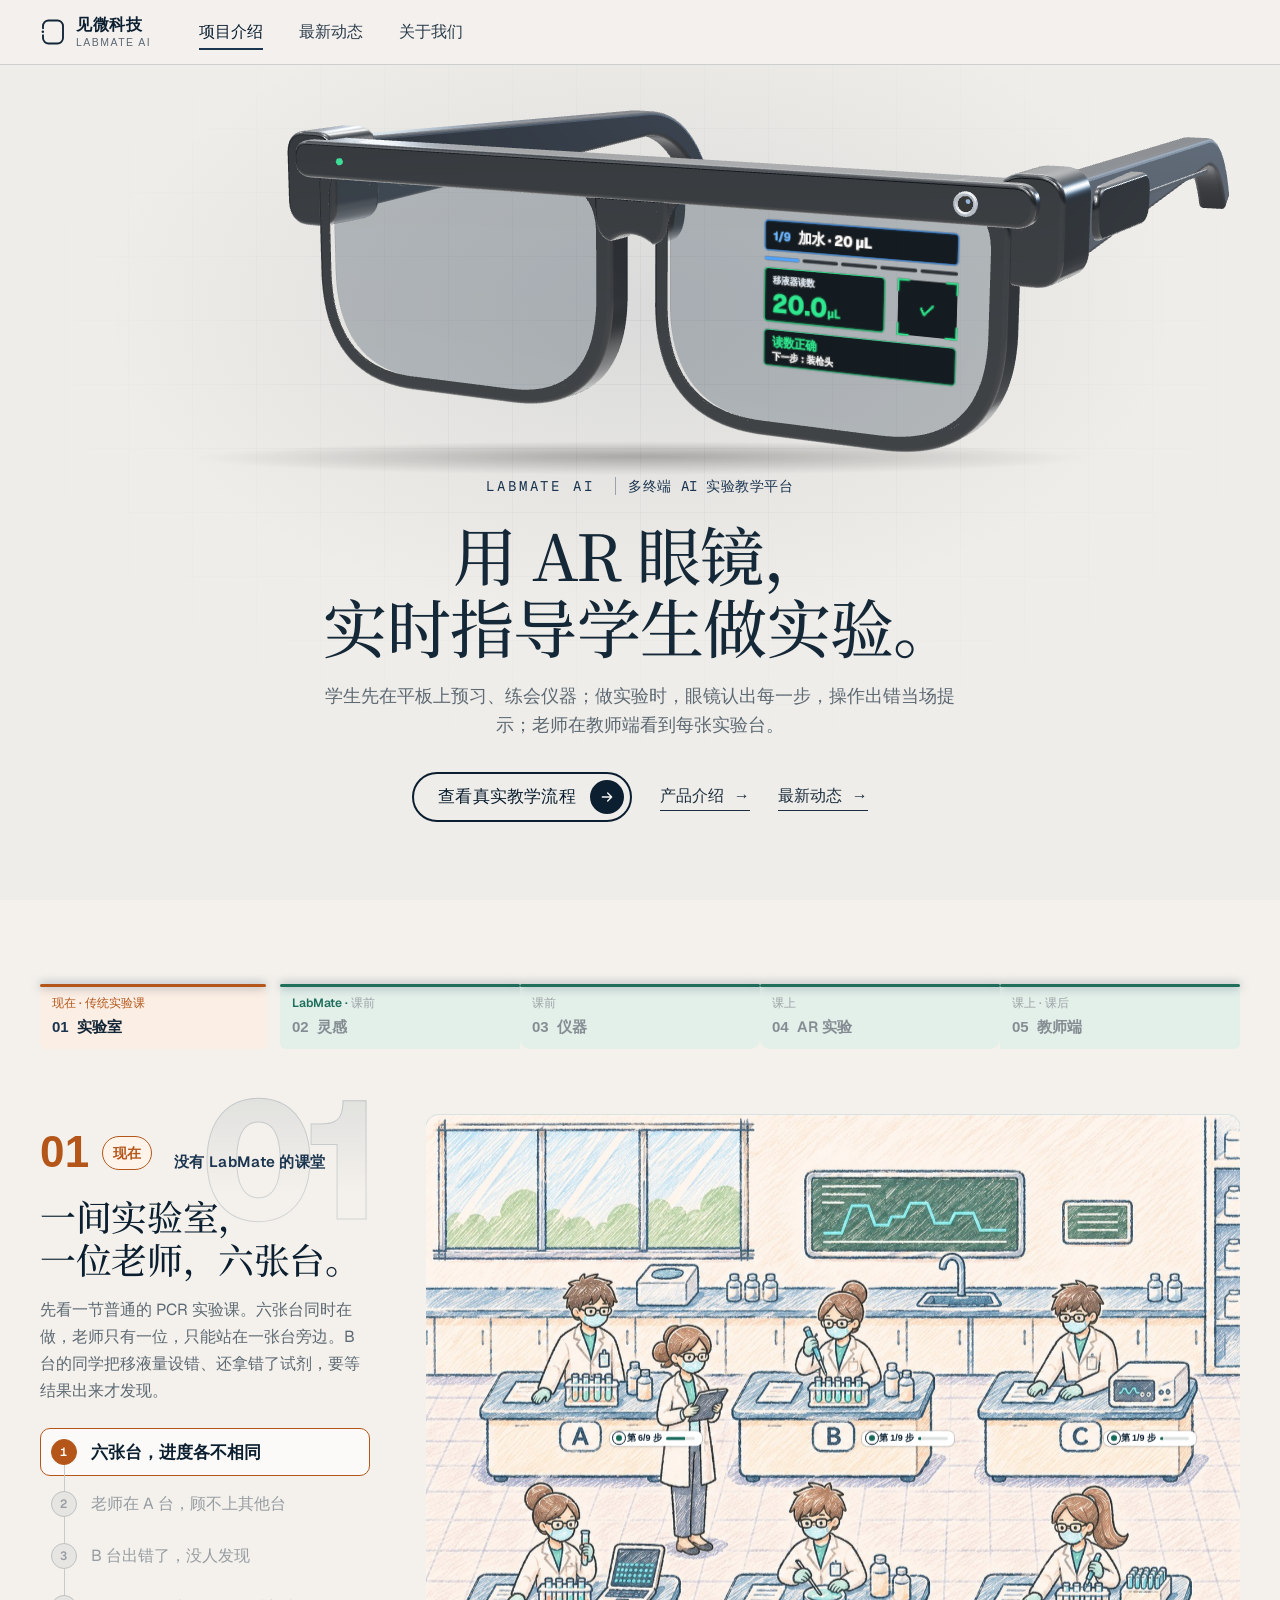
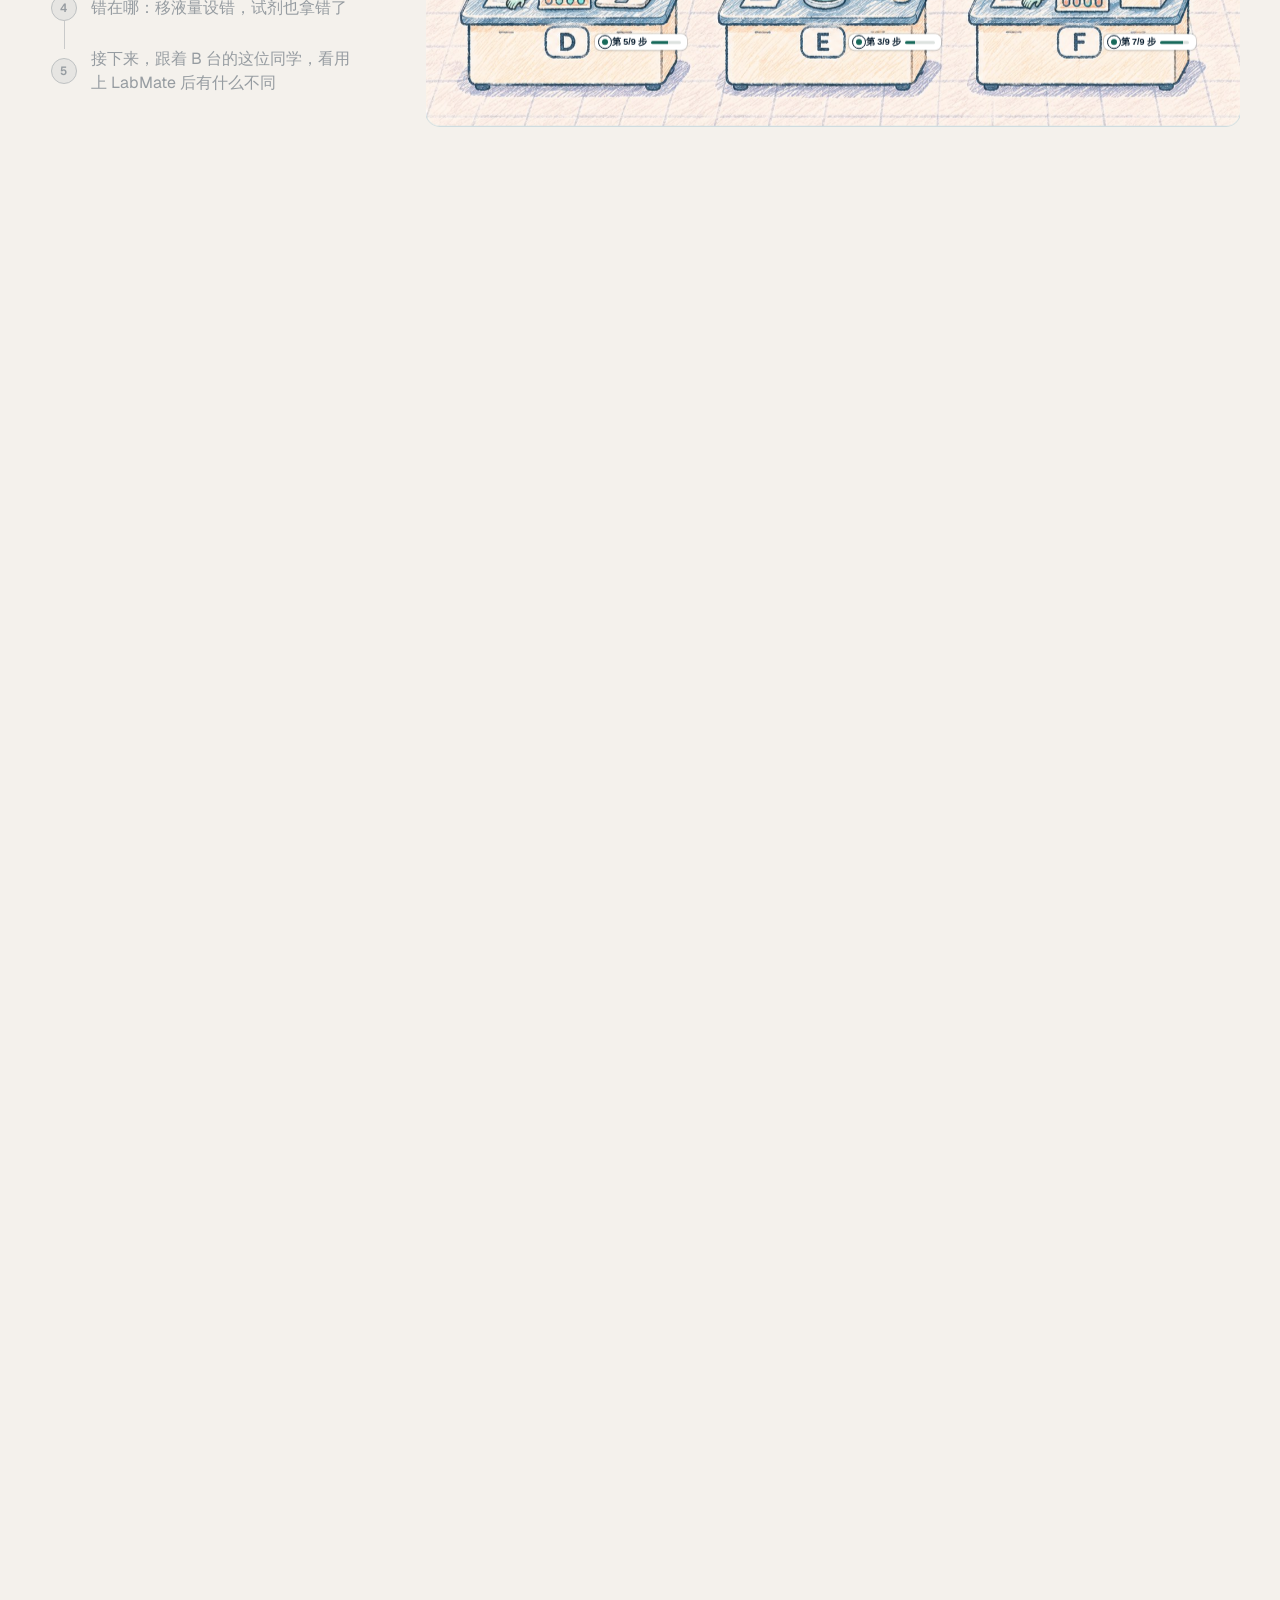
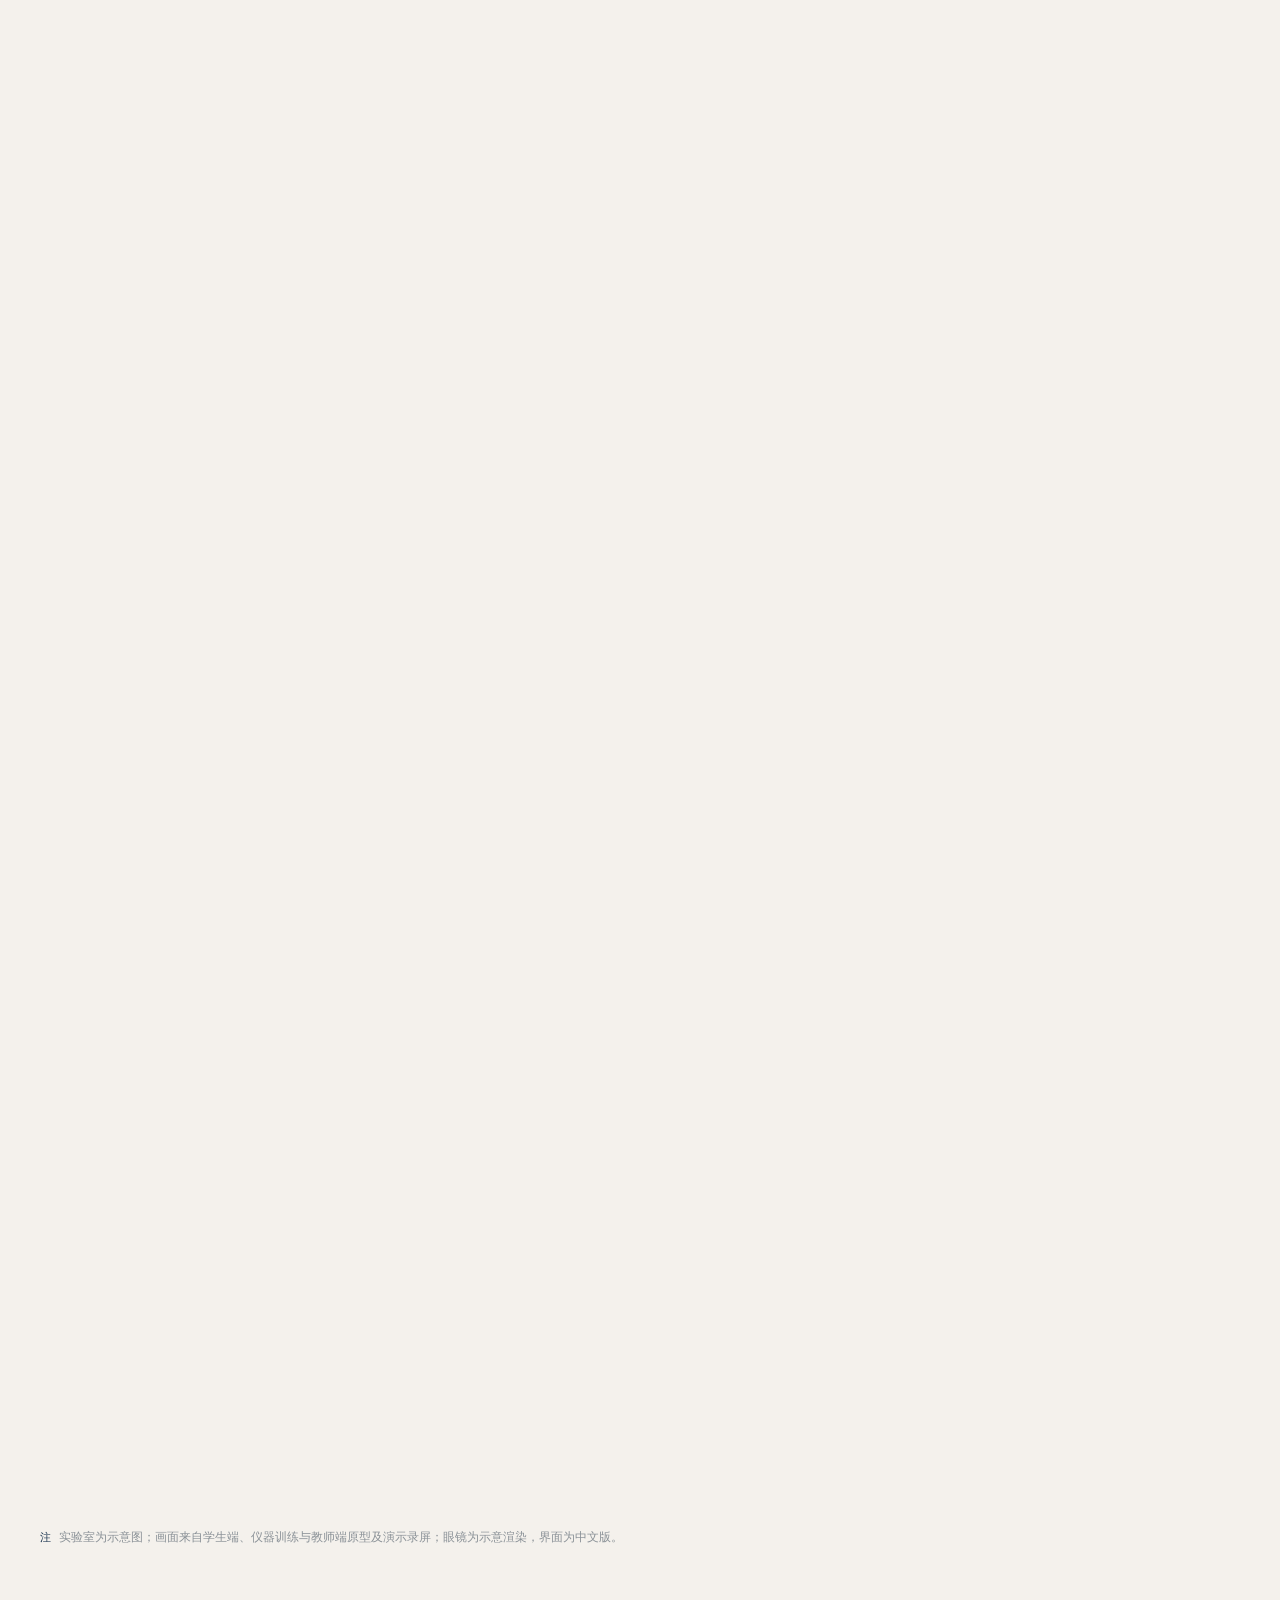
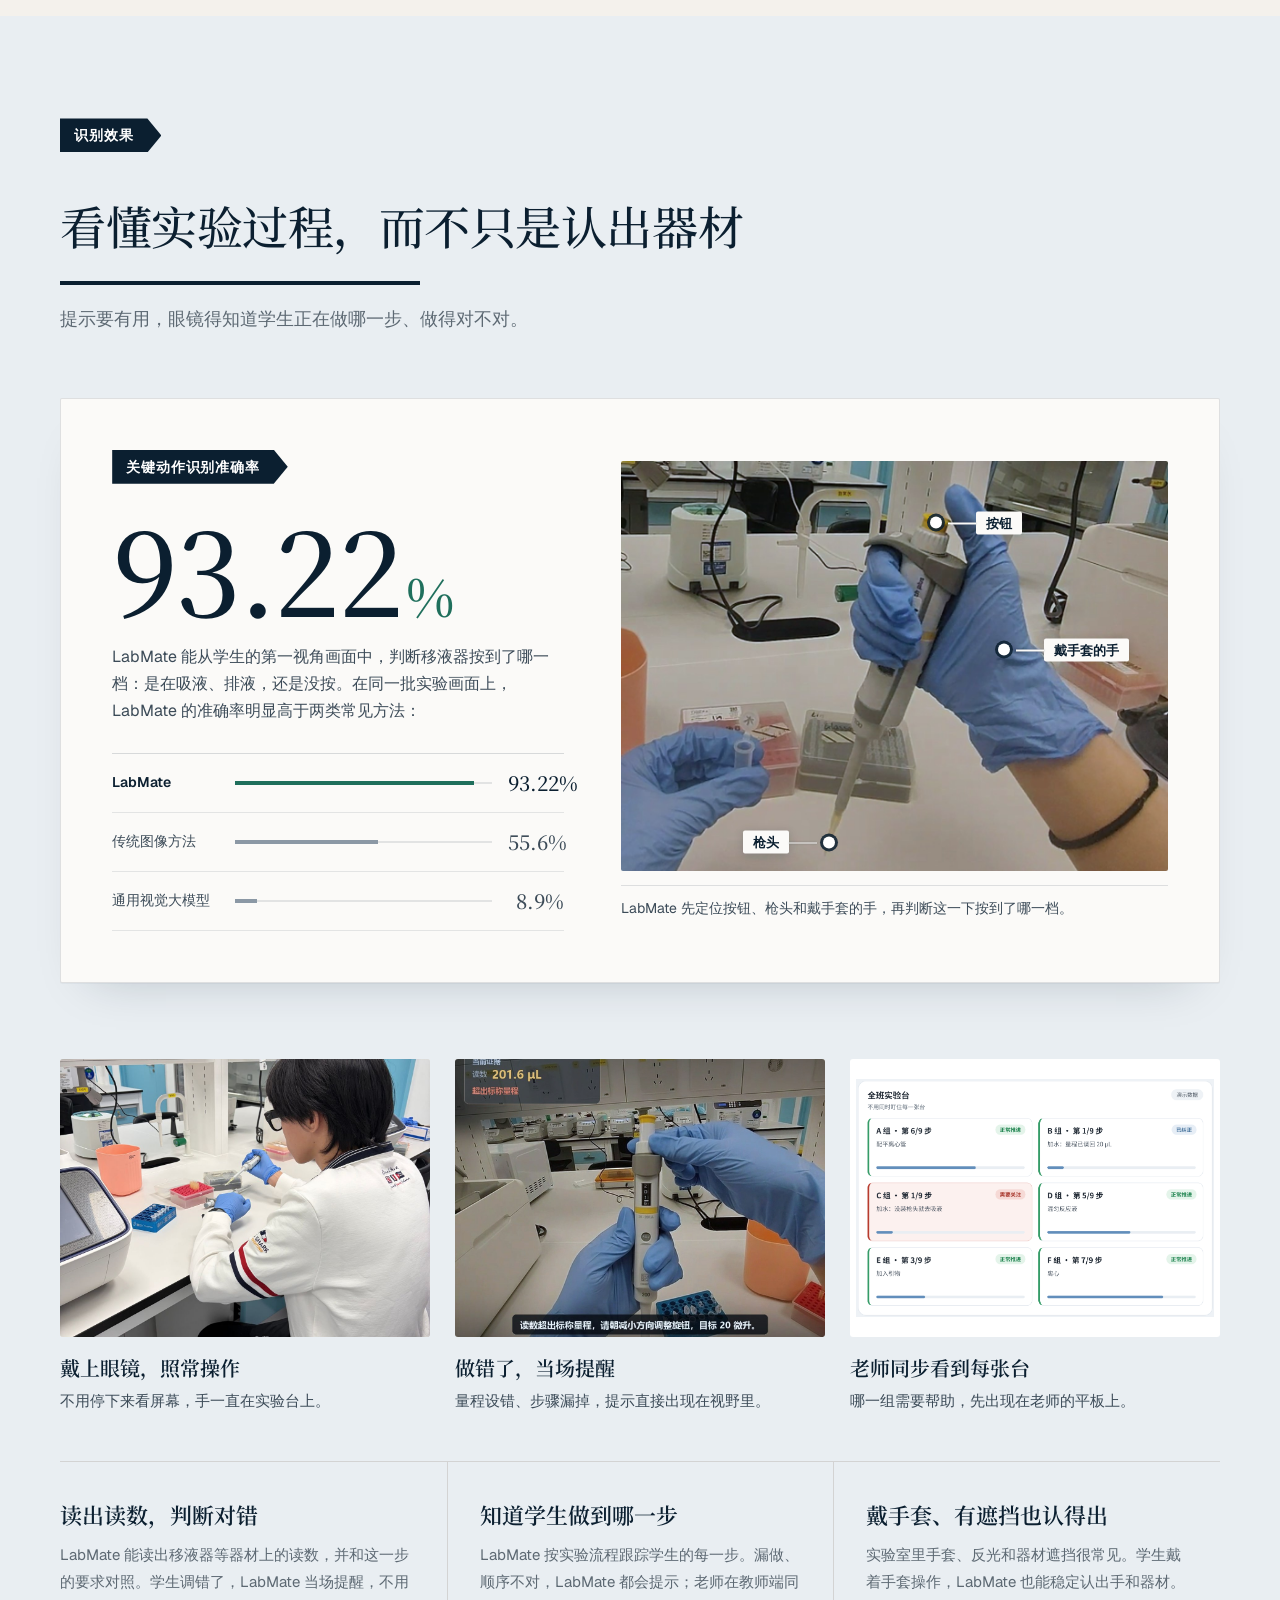
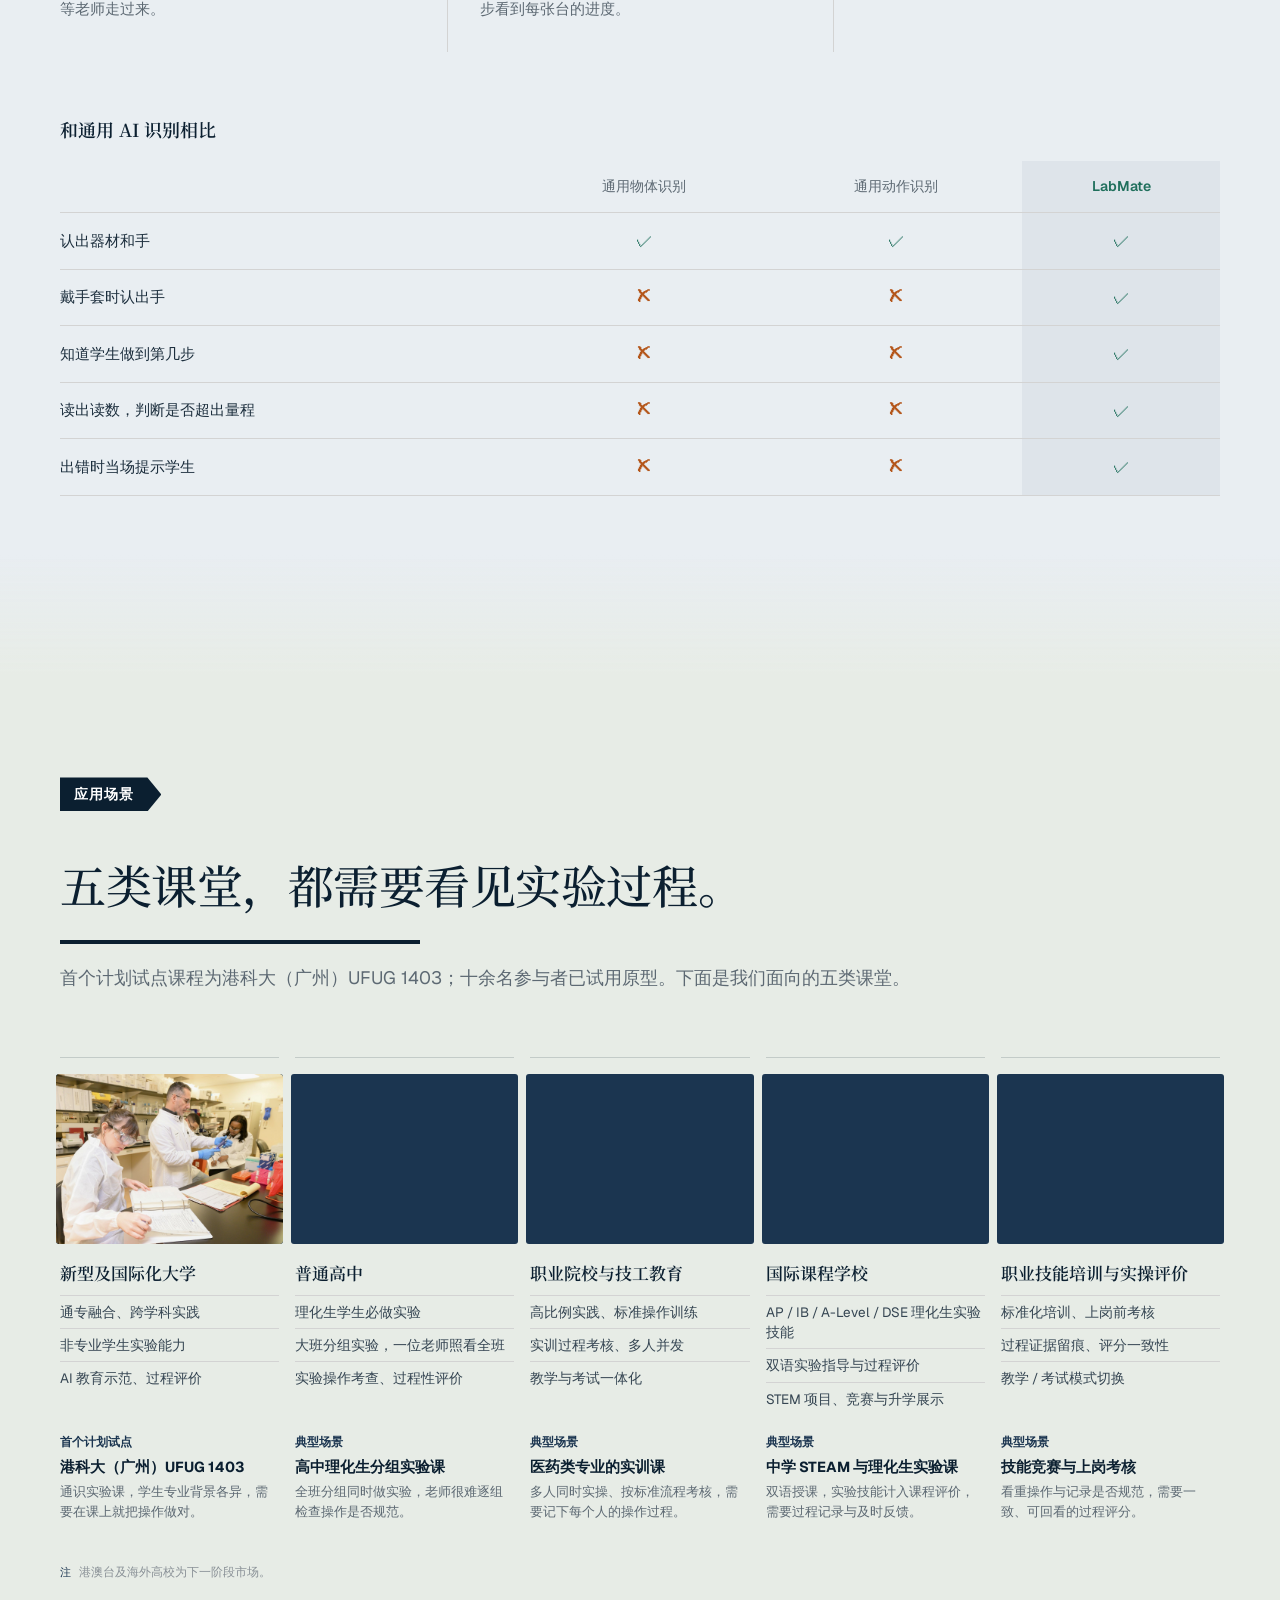
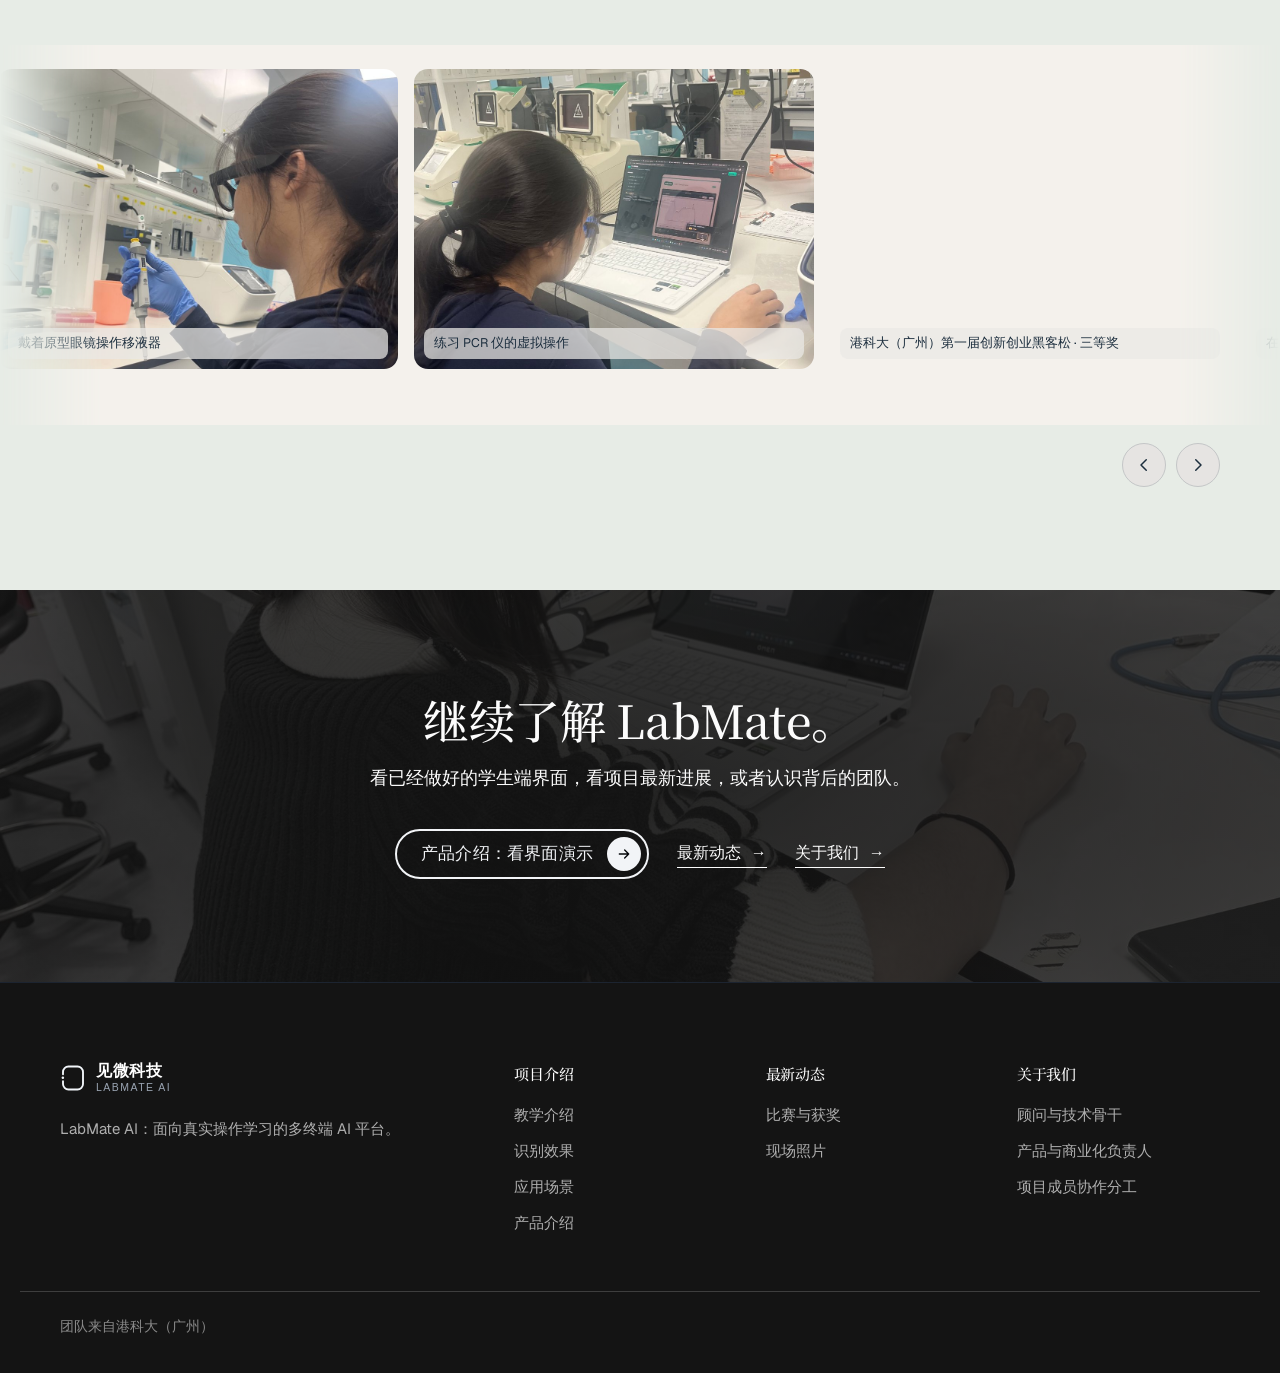
<file: v3/index.html>
<!doctype html>
<html lang="zh-CN">
<head>
<meta charset="utf-8">
<title>LabMate AI · 见微科技</title>
<meta name="robots" content="noindex">
<link rel="canonical" href="../">
<meta http-equiv="refresh" content="0; url=../">
<script>location.replace("../" + location.search + location.hash);</script>
</head>
<body style="background:#05070a;color:#e8edf2;font-family:sans-serif"><p>页面已迁移：<a style="color:#93b4d8" href="../">../</a></p></body>
</html>
</file>
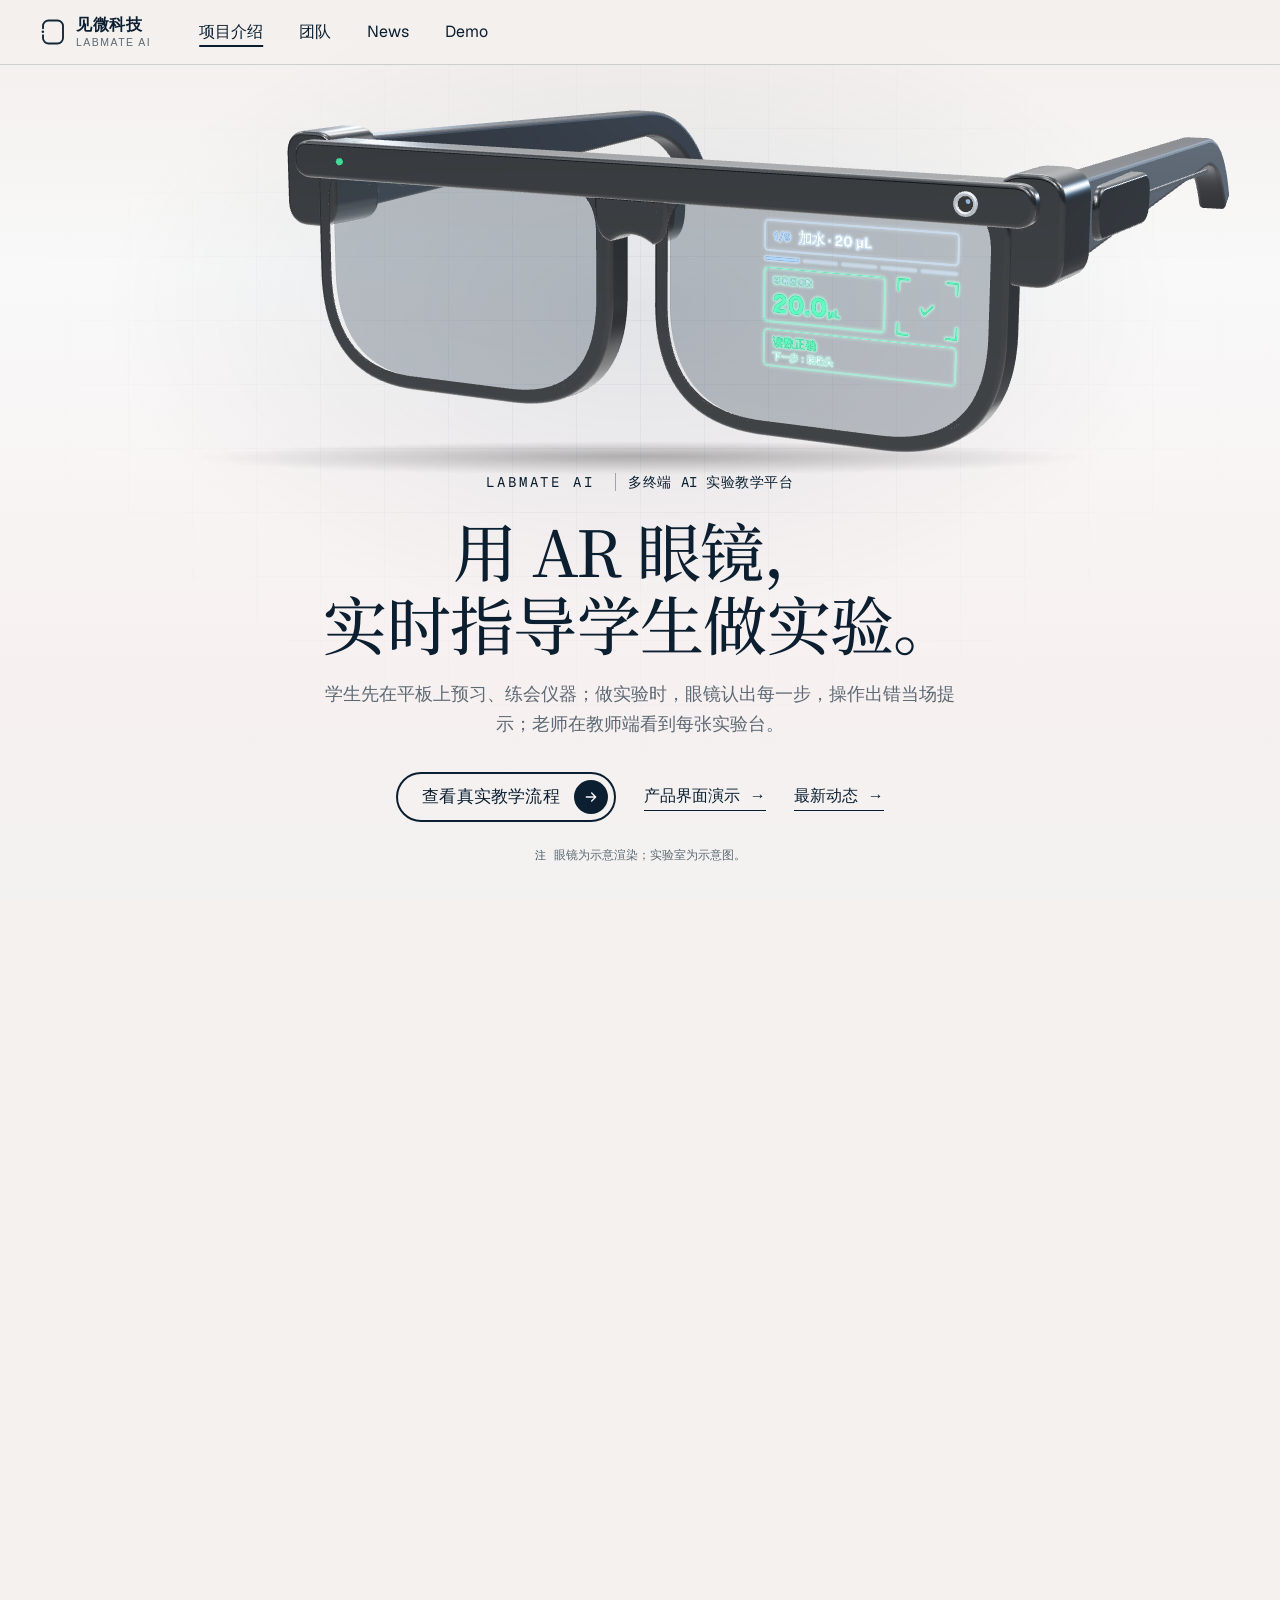
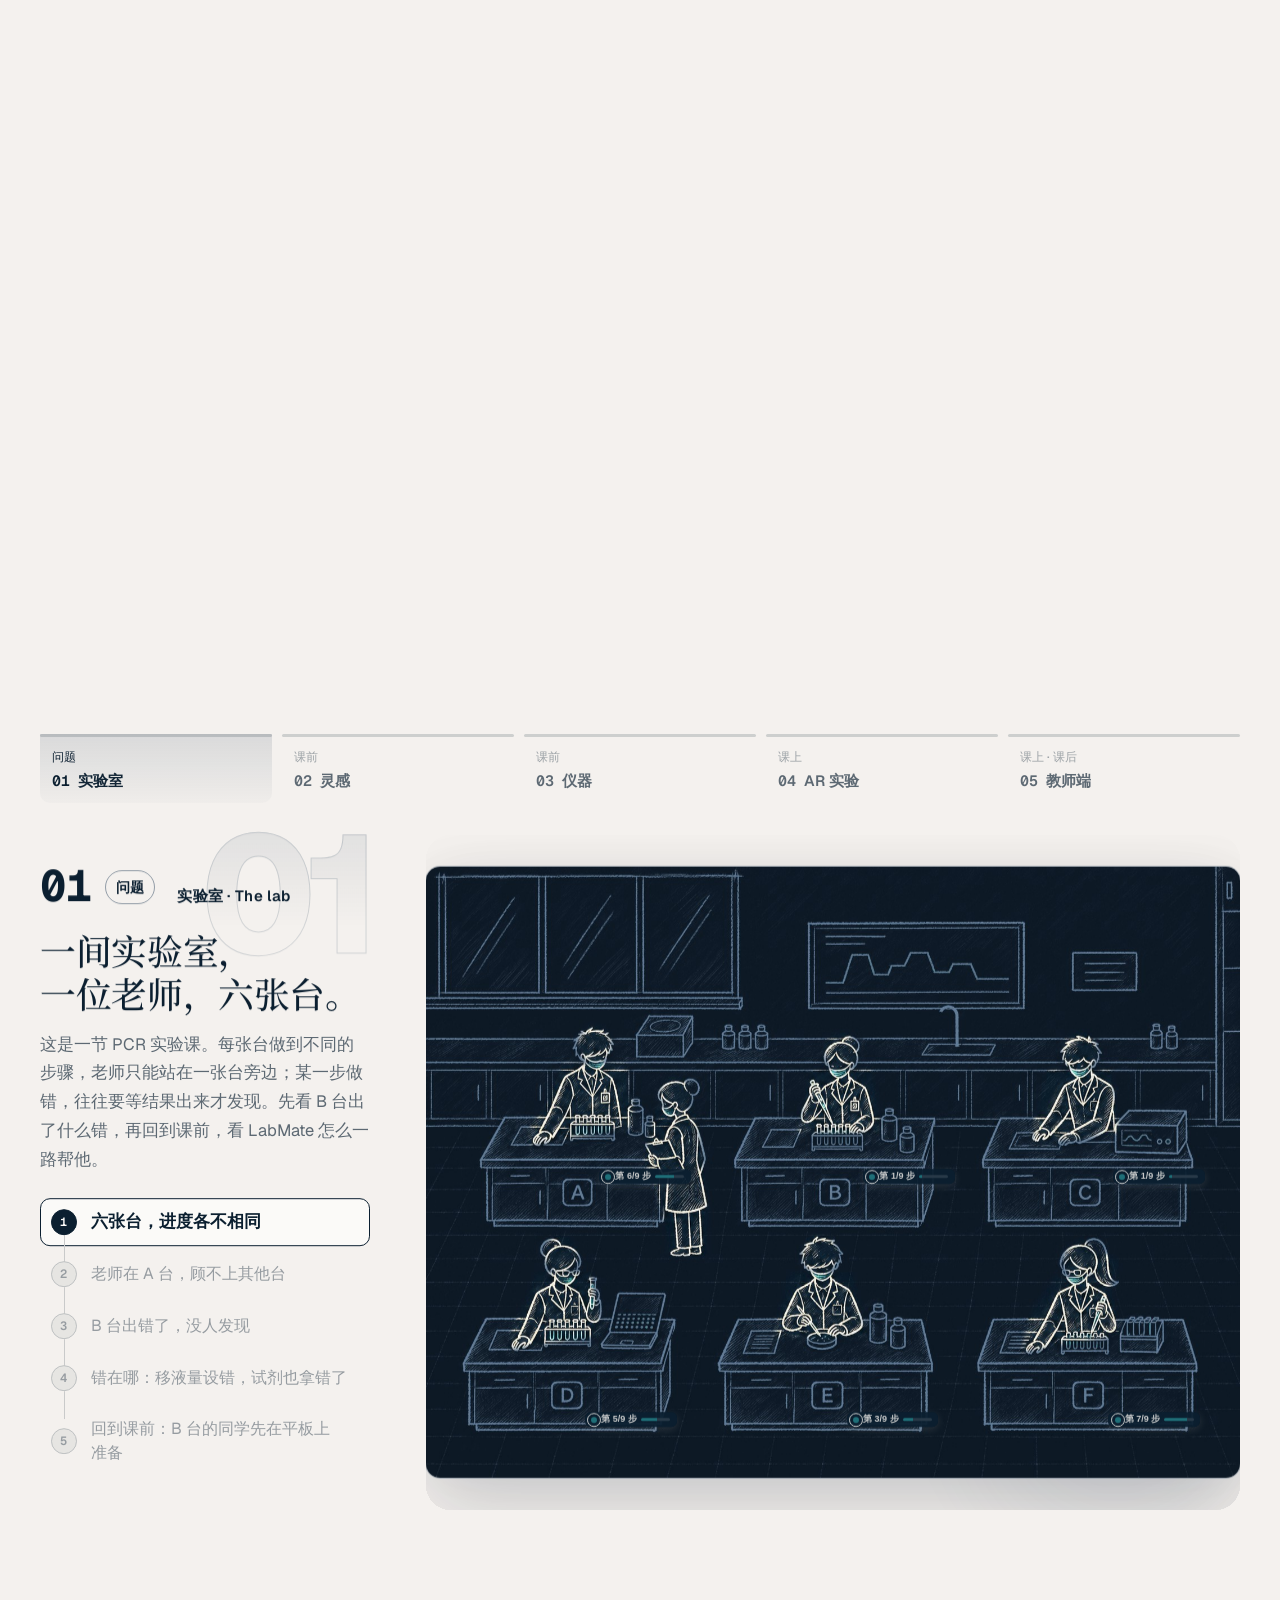
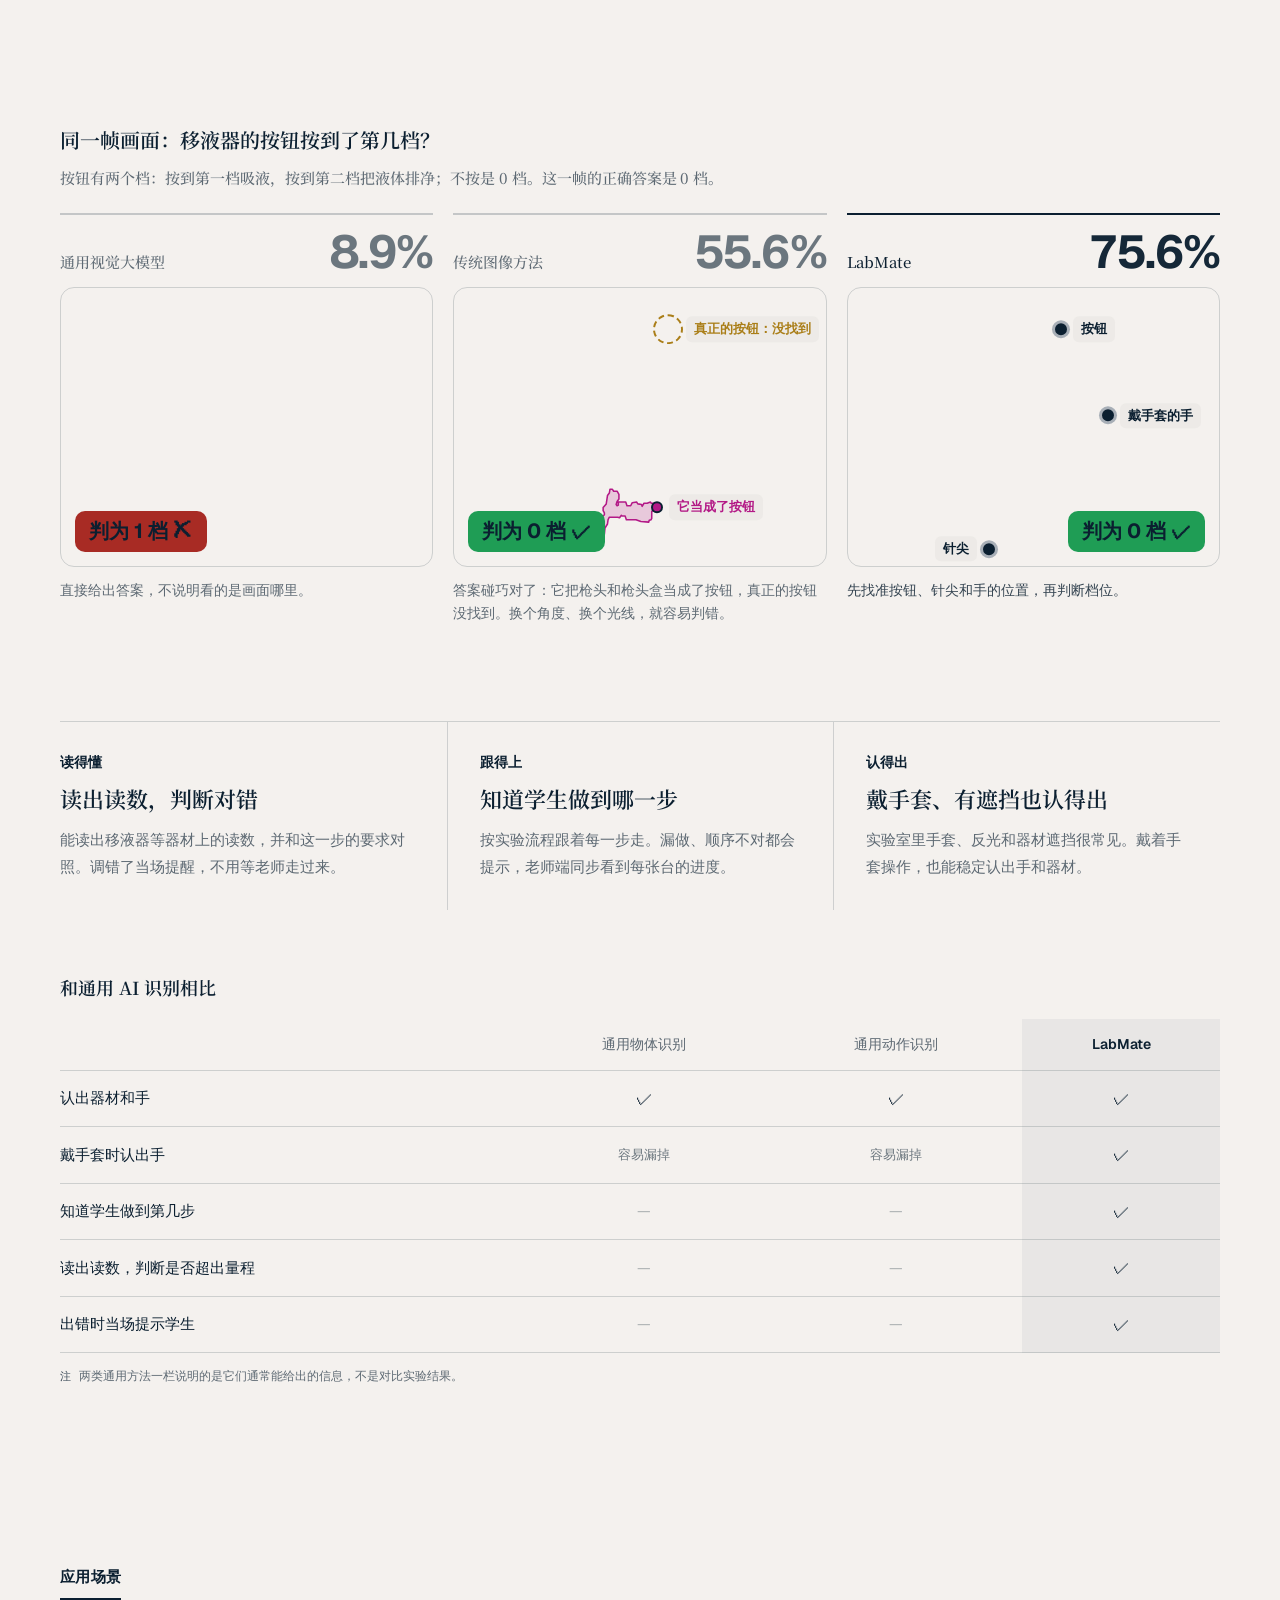
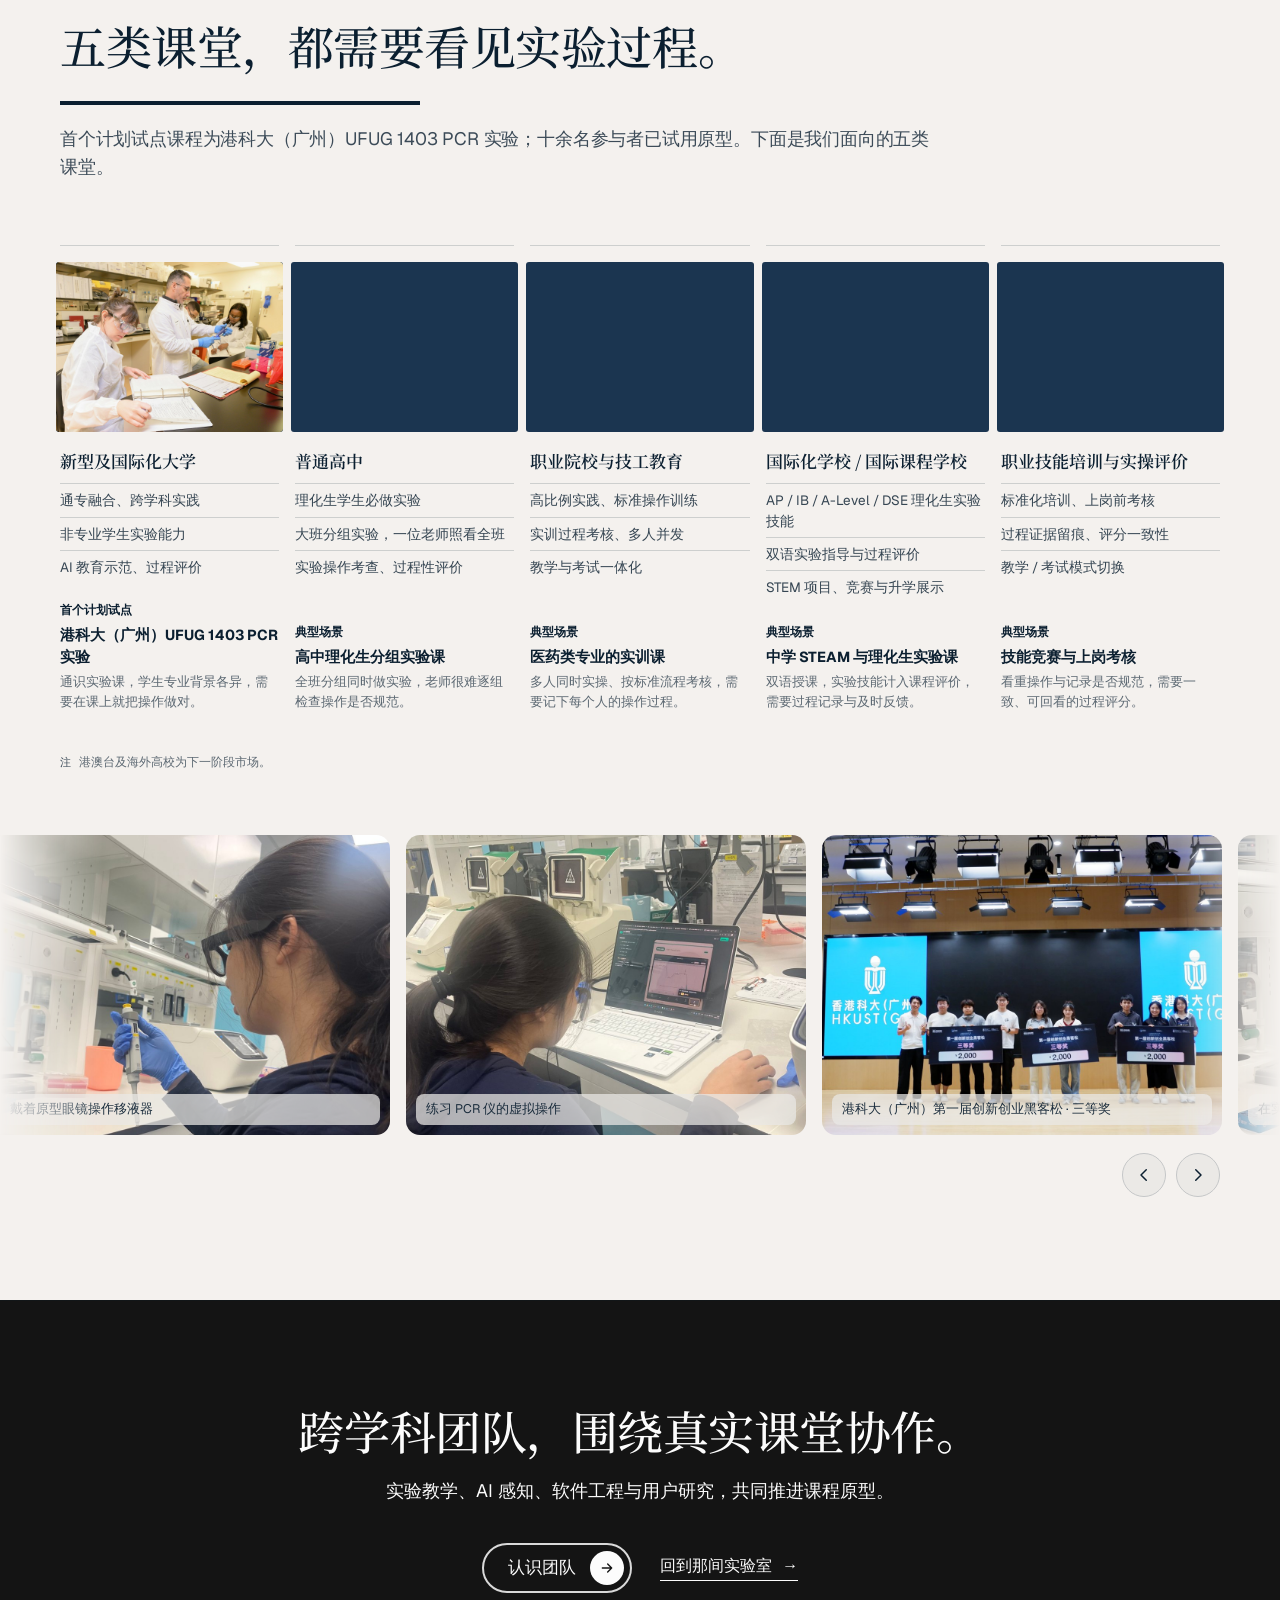
<file: v4/index.html>
<!DOCTYPE html>
<html lang="zh-CN" data-theme="light">
<head>
<meta charset="utf-8">
<meta name="viewport" content="width=device-width, initial-scale=1">
<title>LabMate AI · 见微科技</title>
<link rel="icon" href="jw-icon.svg?v=20261126010235" type="image/svg+xml">
<link rel="apple-touch-icon" href="jw-icon.svg?v=20261126010235">
<meta name="theme-color" content="#f4f1ee">

<script>if(/[?&]review/.test(location.search))document.documentElement.classList.add("review")</script>
<link rel="stylesheet" href="styles.css?v=20261128-r19">
  <link rel="stylesheet" href="v4.css?v=1">
</head>
<body>
<div class="view" data-view="zh-project" data-lang="zh" hidden><div class="site"><a class="skip-link" data-anchor="zh-project--main" href="#zh-project">跳转到内容</a><header class="site-header"><div class="site-header-inner"><a class="site-logo" href="#zh-project"><svg aria-hidden="true" class="jw-mark" focusable="false" viewbox="-2 -2 92 104"><path d="M4 35V26A22 22 0 0 1 26 4H62A22 22 0 0 1 84 26V74A22 22 0 0 1 62 96H26A22 22 0 0 1 4 74V63" fill="none" stroke="currentColor" stroke-linecap="round" stroke-width="7.5"></path><circle cx="3.4" cy="49" fill="currentColor" r="5"></circle></svg><span class="site-logo-text"><b>见微科技</b><span>LabMate AI</span></span></a><nav aria-label="网站导航" class="site-nav" id="zh-project--site-nav"><a aria-current="page" href="#zh-project">项目介绍</a><a href="#zh-team">团队</a><a href="hackathon/">News</a><a href="product/demo/">Demo</a></nav><div class="site-actions"><button aria-controls="zh-project--site-nav" aria-expanded="false" aria-label="打开菜单" class="site-menu"><span aria-hidden="true" class="site-burger"><i></i><i></i></span></button></div></div></header><main id="zh-project--main"><div class="site-page"><div class="x-hero-track" data-hero-track="true"><section class="x-hero"><div aria-hidden="true" class="x-hero-light"></div><div aria-hidden="true" class="x-pov x-labpov"><div class="x-labpov-in"><div class="lb ls-hero"><img class="lb-img" src="bp/lab2-base.jpg?v=20261127-sep" width="1446" height="910" alt="实验室线稿插画：六张实验台，老师站在 A 台旁" decoding="async"/><img class="lb-img lb-frame" data-f="warn" src="bp/lab2-warn.jpg?v=20261127-sep" width="1446" height="910" alt="" aria-hidden="true" decoding="async"/><img class="lb-img lb-frame" data-f="detail" src="bp/lab2-detail.zh.jpg?v=20261127-sep" width="1446" height="910" alt="" aria-hidden="true" decoding="async"/><img class="lb-img lb-frame" data-f="teacher" src="bp/lab2-teacher.zh.jpg?v=20261127-sep" width="1446" height="910" alt="" aria-hidden="true" decoding="async"/><img class="lb-img lb-frame" data-f="after" src="bp/lab2-after.zh.jpg?v=20261127-sep" width="1446" height="910" alt="" aria-hidden="true" decoding="async"/><span class="lb-dim lb-dim-a" aria-hidden="true"></span><span class="lb-dim lb-dim-b" aria-hidden="true"></span><span class="lb-ring" aria-hidden="true" style="left:39.07330567081605%;top:20.0%;width:24.20470262793914%;height:38.24175824175824%"></span><svg class="lb-glasses" viewBox="0 0 80 26" aria-hidden="true" style="left:49.93084370677732%;top:24.285714285714285%;width:3.7344398340248963%"><path d="M2 6h76"></path><rect x="6" y="5" width="30" height="17" rx="5"></rect><rect x="44" y="5" width="30" height="17" rx="5"></rect><circle cx="70" cy="7.5" r="1.6" class="lb-cam"></circle></svg><span class="lb-chip" data-b="A" aria-hidden="true" style="left:21.23098201936376%;top:50.76923076923077%;--v:0.6666666666666666"><i class="lb-dot"></i>第 6/9 步<i class="lb-bar"></i></span><span class="lb-chip" data-b="B" aria-hidden="true" style="left:53.665283540802214%;top:50.76923076923077%;--v:0.1111111111111111"><i class="lb-dot"></i>第 1/9 步<i class="lb-bar"></i></span><span class="lb-chip" data-b="C" aria-hidden="true" style="left:84.37067773167358%;top:50.76923076923077%;--v:0.1111111111111111"><i class="lb-dot"></i>第 1/9 步<i class="lb-bar"></i></span><span class="lb-chip" data-b="D" aria-hidden="true" style="left:19.502074688796682%;top:90.54945054945055%;--v:0.5555555555555556"><i class="lb-dot"></i>第 5/9 步<i class="lb-bar"></i></span><span class="lb-chip" data-b="E" aria-hidden="true" style="left:51.65975103734441%;top:90.54945054945055%;--v:0.3333333333333333"><i class="lb-dot"></i>第 3/9 步<i class="lb-bar"></i></span><span class="lb-chip" data-b="F" aria-hidden="true" style="left:83.81742738589212%;top:90.54945054945055%;--v:0.7777777777777778"><i class="lb-dot"></i>第 7/9 步<i class="lb-bar"></i></span><span class="lb-tag lb-warn" data-t="warn" style="left:51.31396957123098%;top:14.505494505494507%">B 台出错了，老师没看到</span><span class="lb-tag lb-warn" data-t="detail" style="left:65.6984785615491%;top:61.75824175824176%">移液量设错，试剂也拿错了</span><span class="lb-tag lb-ok" data-t="dev" style="left:51.31396957123098%;top:14.505494505494507%">回到课前，先用平板准备</span><span class="lb-tag lb-ok" data-t="after" style="left:69.84785615491009%;top:5.714285714285714%">B 台已纠正；C 台的新提醒，老师也第一时间看到</span></div><p class="x-labpov-cap">一节 PCR 实验课，一位老师，六张台。</p></div></div><div class="x-hero-stage"><div class="g3d g3d-hero" data-glasses3d="hero"><svg aria-label="LabMate AR 眼镜示意图：镜片中叠加实验步骤提示" class="glasses-art has-view" role="img" viewbox="0 0 1200 430"><defs><lineargradient id="zh-project--hero-frame" x1="0" x2="0" y1="0" y2="1"><stop offset="0" stop-color="#5a6573"></stop><stop offset="0.2" stop-color="#2a3038"></stop><stop offset="1" stop-color="#0e1116"></stop></lineargradient><lineargradient id="zh-project--hero-glass" x1="0" x2="1" y1="0" y2="1"><stop offset="0" stop-color="#ffffff" stop-opacity="0.22"></stop><stop offset="0.35" stop-color="#ffffff" stop-opacity="0.04"></stop><stop offset="1" stop-color="#93b4d8" stop-opacity="0.08"></stop></lineargradient><lineargradient id="zh-project--hero-tint" x1="0" x2="0" y1="0" y2="1"><stop offset="0" stop-color="#0e2a33" stop-opacity="0.28"></stop><stop offset="1" stop-color="#0e2a33" stop-opacity="0.08"></stop></lineargradient><lineargradient id="zh-project--hero-rim" x1="0" x2="0" y1="0" y2="1"><stop offset="0" stop-color="#c9d6e3" stop-opacity="0.75"></stop><stop offset="0.3" stop-color="#93b4d8" stop-opacity="0.25"></stop><stop offset="1" stop-color="#ffffff" stop-opacity="0.05"></stop></lineargradient><filter height="140%" id="zh-project--hero-blur" width="140%" x="-20%" y="-20%"><fegaussianblur stddeviation="7"></fegaussianblur></filter><radialgradient cx="0.5" cy="0.5" id="zh-project--hero-fade" r="0.55"><stop offset="0.55" stop-color="#fff"></stop><stop offset="1" stop-color="#000"></stop></radialgradient><mask height="830" id="zh-project--hero-world" maskunits="userSpaceOnUse" width="1600" x="-200" y="-200"><rect fill="url(#zh-project--hero-fade)" height="830" width="1600" x="-200" y="-200"></rect></mask><lineargradient id="zh-project--hero-temple" x1="0" x2="0" y1="1" y2="0"><stop offset="0" stop-color="#2a323c"></stop><stop offset="1" stop-color="#2a323c" stop-opacity="0"></stop></lineargradient><clippath id="zh-project--hero-lenses"><rect height="274" rx="96" width="476" x="82" y="74"></rect><rect height="274" rx="96" width="476" x="642" y="74"></rect></clippath></defs><g class="ga-world" mask="url(#zh-project--hero-world)"><image height="1800" href="bp/glasses-guidance.jpg?v=20261126010235" opacity="0.42" width="1800" x="-42" y="-827"/></g><path d="M48 114 L80 108 L300 -40 L286 -42 Z" fill="url(#zh-project--hero-temple)"></path><path d="M1152 114 L1120 108 L900 -40 L914 -42 Z" fill="url(#zh-project--hero-temple)"></path><rect fill="url(#zh-project--hero-frame)" height="30" rx="9" width="44" x="40" y="104"></rect><rect fill="url(#zh-project--hero-frame)" height="30" rx="9" width="44" x="1116" y="104"></rect><circle cx="1142" cy="119" fill="#05070a" r="9" stroke="#2c3644" stroke-width="3"></circle><circle cx="1142" cy="119" fill="#123a4c" r="4"></circle><circle class="ga-led" cx="1157" cy="110" fill="#3ddc97" r="2.2"></circle><g fill="url(#zh-project--hero-frame)"><rect height="298" rx="108" width="502" x="70" y="62"></rect><rect height="298" rx="108" width="502" x="628" y="62"></rect><path d="M566 118 C584 92 616 92 634 118 L634 138 C616 116 584 116 566 138 Z"></path></g><g fill="none" stroke-linecap="round"><rect height="298" rx="108" stroke="url(#zh-project--hero-rim)" stroke-width="2" width="502" x="70" y="62"></rect><rect height="298" rx="108" stroke="url(#zh-project--hero-rim)" stroke-width="2" width="502" x="628" y="62"></rect></g><g fill="#2a3340"><ellipse cx="548" cy="214" rx="9" ry="20"></ellipse><ellipse cx="652" cy="214" rx="9" ry="20"></ellipse></g><g clip-path="url(#zh-project--hero-lenses)"><rect fill="#0a1119" height="430" width="1200" x="0" y="0"></rect><image class="ga-view" height="1800" href="bp/glasses-guidance.jpg?v=20261126010235" preserveaspectratio="xMinYMin slice" width="1800" x="-42" y="-827"/><rect fill="url(#zh-project--hero-tint)" height="430" width="1200" x="0" y="0"></rect><rect class="ga-scan" height="3" width="1200" x="0" y="74"></rect><rect fill="url(#zh-project--hero-glass)" height="430" width="1200" x="0" y="0"></rect><path d="M150 74 L250 74 L120 348 L82 348 L82 250 Z" fill="#ffffff" opacity="0.05"></path><path d="M710 74 L790 74 L660 348 L642 348 L642 300 Z" fill="#ffffff" opacity="0.05"></path></g><g fill="none" stroke="#93b4d8" stroke-opacity="0.35" stroke-width="1.5"><rect height="274" rx="96" width="476" x="82" y="74"></rect><rect height="274" rx="96" width="476" x="642" y="74"></rect></g><g class="ga-hud"><g class="ga-chip c1"><rect height="36" rx="9" width="250" x="122" y="100"></rect><text x="138" y="124">1/9 · 加水 20 µL</text></g><g class="ga-list c2"><path d="M138 176 V 302"></path><g class="on"><circle cx="138" cy="168" r="6"></circle><text x="156" y="174">调量</text></g><g class=""><circle cx="138" cy="202" r="6"></circle><text x="156" y="208">装枪头</text></g><g class=""><circle cx="138" cy="236" r="6"></circle><text x="156" y="242">吸液</text></g><g class=""><circle cx="138" cy="270" r="6"></circle><text x="156" y="276">排液</text></g><g class=""><circle cx="138" cy="304" r="6"></circle><text x="156" y="310">退枪头</text></g></g><g class="ga-box c3"><path d="M852 122 h-16 v22 M922 122 h16 v22 M852 268 h-16 v-22 M922 268 h16 v-22"></path></g><g class="ga-chip warn c4"><rect height="56" rx="9" width="140" x="676" y="124"></rect><text class="small" x="690" y="148">读数</text><text x="682" y="172">201.6 µL</text></g><g class="ga-chip ok c5"><rect height="36" rx="9" width="404" x="676" y="292"></rect><text x="692" y="316">朝减小方向调整旋钮 → 20 µL</text></g></g></svg></div><span aria-hidden="true" class="x-hero-floor"></span></div><div class="x-hero-copy"><p class="x-lockup">LabMate AI<!-- --> <span>多终端 AI 实验教学平台</span></p><h1>用 AR 眼镜，<br/>实时指导学生做实验。</h1><p class="x-hero-lead">学生先在平板上预习、练会仪器；做实验时，眼镜认出每一步，操作出错当场提示；老师在教师端看到每张实验台。</p><div class="x-hero-actions hero-actions3"><a class="x-btn" data-anchor="zh-project--journey" href="#zh-project">查看真实教学流程</a><a class="x-link" href="product/demo/">产品界面演示</a><a class="x-link" href="hackathon/">最新动态</a></div><p class="x-foot">眼镜为示意渲染；实验室为示意图。</p></div></section></div><section aria-label="一次完整实验" class="xj" data-journey="true" id="zh-project--journey"><div class="xj-stage" data-k="0" data-scene="0"><div aria-hidden="true" class="xj-bar"><span style="--i:0"><i></i><small>问题</small><b>01</b>实验室</span><span style="--i:1"><i></i><small>课前</small><b>02</b>灵感</span><span style="--i:2"><i></i><small>课前</small><b>03</b>仪器</span><span style="--i:3"><i></i><small>课上</small><b>04</b>AR 实验</span><span style="--i:4"><i></i><small>课上 · 课后</small><b>05</b>教师端</span></div><div class="xj-copy"><article class="xj-cap" data-cap="0"><p class="x-chap"><b>01</b><em class="xj-when">问题</em><span>实验室 · The lab</span></p><h2>一间实验室，一位老师，六张台。</h2><p class="xj-p">这是一节 PCR 实验课。每张台做到不同的步骤，老师只能站在一张台旁边；某一步做错，往往要等结果出来才发现。先看 B 台出了什么错，再回到课前，看 LabMate 怎么一路帮他。</p><ol class="xj-steps"><li data-num="1" data-step="0">六张台，进度各不相同</li><li data-num="2" data-step="1">老师在 A 台，顾不上其他台</li><li data-num="3" data-step="2">B 台出错了，没人发现</li><li data-num="4" data-step="3">错在哪：移液量设错，试剂也拿错了</li><li data-num="5" data-step="4">回到课前：B 台的同学先在平板上准备</li></ol></article><article class="xj-cap" data-cap="1"><p class="x-chap"><b>02</b><em class="xj-when">课前</em><span>灵感 · Inspiration</span></p><h2>从一个问题开始。</h2><p class="xj-p">回到课前。B 台的同学先在平板上选一个感兴趣的小场景，在 Dr. Pipette 引导下自己搭出 PCR 方案，弄清每一步为什么这样做。</p><ol class="xj-steps"><li data-num="1" data-step="0">选一个小场景</li><li data-num="2" data-step="1">说清你的问题</li><li data-num="3" data-step="2">问 Dr. Pipette</li><li data-num="4" data-step="3">找到要检测的片段</li><li data-num="5" data-step="4">设计引物与分组</li><li data-num="6" data-step="5">整理 PCR protocol 草案</li></ol></article><article class="xj-cap" data-cap="2"><p class="x-chap"><b>03</b><em class="xj-when">课前</em><span>仪器使用 · Instrument use</span></p><h2>先会用仪器，再做完整实验。</h2><p class="xj-p">还是在课前：一步步练会微量移液器，量程、握法、两档力度都练熟，再进实验室。</p><ol class="xj-steps"><li data-num="1" data-step="0">选择移液枪</li><li data-num="2" data-step="1">调整量程</li><li data-num="3" data-step="2">正确握持</li><li data-num="4" data-step="3">感受两档力度</li><li data-num="5" data-step="4">安装枪头</li><li data-num="6" data-step="5">吸液准备与吸取</li></ol></article><article class="xj-cap" data-cap="3"><p class="x-chap"><b>04</b><em class="xj-when">课上</em><span>AR 实验 · AR lab work</span></p><h2>戴上眼镜，走到实验台。</h2><p class="xj-p">课上，B 台的同学戴上眼镜。眼镜看见当前操作，对上流程的这一步，量程设错就在视野里当场提示。</p><ol class="xj-steps"><li data-num="1" data-step="0">看见 · 认出移液器和刻度窗</li><li data-num="2" data-step="1">对齐流程 · 第 1/9 步 · 加水 20 µL</li><li data-num="3" data-step="2">判断 · 读数 201.6 µL，超出量程</li><li data-num="4" data-step="3">提示 · 请调小旋钮</li></ol></article><article class="xj-cap" data-cap="4"><p class="x-chap"><b>05</b><em class="xj-when">课上 · 课后</em><span>教师端 · Teacher</span></p><h2>教师看见每一张台。</h2><p class="xj-p">B 台纠正后，教师端同步更新；C 台出现新情况，马上标红。老师不用守在每张台旁，也能先看到需要帮助的那一张，课后再回放关键事件。</p><ol class="xj-steps"><li data-num="1" data-step="0">出错的台，在教师端标红</li><li data-num="2" data-step="1">点开这一组，按时间看关键事件</li><li data-num="3" data-step="2">课后回放，复盘过程</li><li data-num="4" data-step="3">回到实验室：每张台都戴上眼镜，老师在平板上看到 C 台需要帮助</li><li data-num="5" data-step="4">B 台已纠正，C 台的新情况也第一时间看到</li></ol></article></div><div aria-hidden="true" class="xj-view"><div class="xj-lab"><div class="lb"><img class="lb-img" src="bp/lab2-base.jpg?v=20261127-sep" width="1446" height="910" alt="实验室线稿插画：六张实验台，老师站在 A 台旁" decoding="async"/><img class="lb-img lb-frame" data-f="warn" src="bp/lab2-warn.jpg?v=20261127-sep" width="1446" height="910" alt="" aria-hidden="true" decoding="async"/><img class="lb-img lb-frame" data-f="detail" src="bp/lab2-detail.zh.jpg?v=20261127-sep" width="1446" height="910" alt="" aria-hidden="true" decoding="async"/><img class="lb-img lb-frame" data-f="teacher" src="bp/lab2-teacher.zh.jpg?v=20261127-sep" width="1446" height="910" alt="" aria-hidden="true" decoding="async"/><img class="lb-img lb-frame" data-f="after" src="bp/lab2-after.zh.jpg?v=20261127-sep" width="1446" height="910" alt="" aria-hidden="true" decoding="async"/><span class="lb-dim lb-dim-a" aria-hidden="true"></span><span class="lb-dim lb-dim-b" aria-hidden="true"></span><span class="lb-ring" aria-hidden="true" style="left:39.07330567081605%;top:20.0%;width:24.20470262793914%;height:38.24175824175824%"></span><svg class="lb-glasses" viewBox="0 0 80 26" aria-hidden="true" style="left:49.93084370677732%;top:24.285714285714285%;width:3.7344398340248963%"><path d="M2 6h76"></path><rect x="6" y="5" width="30" height="17" rx="5"></rect><rect x="44" y="5" width="30" height="17" rx="5"></rect><circle cx="70" cy="7.5" r="1.6" class="lb-cam"></circle></svg><span class="lb-chip" data-b="A" aria-hidden="true" style="left:21.23098201936376%;top:50.76923076923077%;--v:0.6666666666666666"><i class="lb-dot"></i>第 6/9 步<i class="lb-bar"></i></span><span class="lb-chip" data-b="B" aria-hidden="true" style="left:53.665283540802214%;top:50.76923076923077%;--v:0.1111111111111111"><i class="lb-dot"></i>第 1/9 步<i class="lb-bar"></i></span><span class="lb-chip" data-b="C" aria-hidden="true" style="left:84.37067773167358%;top:50.76923076923077%;--v:0.1111111111111111"><i class="lb-dot"></i>第 1/9 步<i class="lb-bar"></i></span><span class="lb-chip" data-b="D" aria-hidden="true" style="left:19.502074688796682%;top:90.54945054945055%;--v:0.5555555555555556"><i class="lb-dot"></i>第 5/9 步<i class="lb-bar"></i></span><span class="lb-chip" data-b="E" aria-hidden="true" style="left:51.65975103734441%;top:90.54945054945055%;--v:0.3333333333333333"><i class="lb-dot"></i>第 3/9 步<i class="lb-bar"></i></span><span class="lb-chip" data-b="F" aria-hidden="true" style="left:83.81742738589212%;top:90.54945054945055%;--v:0.7777777777777778"><i class="lb-dot"></i>第 7/9 步<i class="lb-bar"></i></span><span class="lb-tag lb-warn" data-t="warn" style="left:51.31396957123098%;top:14.505494505494507%">B 台出错了，老师没看到</span><span class="lb-tag lb-warn" data-t="detail" style="left:65.6984785615491%;top:61.75824175824176%">移液量设错，试剂也拿错了</span><span class="lb-tag lb-ok" data-t="dev" style="left:51.31396957123098%;top:14.505494505494507%">回到课前，先用平板准备</span><span class="lb-tag lb-ok" data-t="after" style="left:69.84785615491009%;top:5.714285714285714%">B 台已纠正；C 台的新提醒，老师也第一时间看到</span></div></div><div class="xj-tablet"><div class="xj-screen"><img alt="" class="xj-shot" data-shot="0" decoding="async" height="1161" loading="eager" src="bp/app-scene.jpg?v=20261126010235" style="color:transparent" width="1600"/><img alt="" class="xj-shot" data-shot="1" decoding="async" height="1161" loading="lazy" src="bp/app-question.jpg?v=20261126010235" style="color:transparent" width="1600"/><img alt="" class="xj-shot" data-shot="2" decoding="async" height="1161" loading="lazy" src="bp/app-pipette.jpg?v=20261126010235" style="color:transparent" width="1600"/><img alt="" class="xj-shot" data-shot="3" decoding="async" height="1161" loading="lazy" src="bp/app-segment.jpg?v=20261126010235" style="color:transparent" width="1600"/><img alt="" class="xj-shot" data-shot="4" decoding="async" height="1161" loading="lazy" src="bp/app-design.jpg?v=20261126010235" style="color:transparent" width="1600"/><img alt="" class="xj-shot" data-shot="5" decoding="async" height="1161" loading="lazy" src="bp/app-protocol.jpg?v=20261126010235" style="color:transparent" width="1600"/><img alt="" class="xj-inst" decoding="async" height="1741" loading="eager" src="bp/instrument-hd.jpg?v=20261127-fix" style="color:transparent" width="2400"/><span class="xj-hl"></span></div></div><div class="xj-zoom"><img alt="" class="xj-z" data-z="1-0" decoding="async" height="896" loading="lazy" src="bp/z-scene.jpg?v=20261126010235" style="color:transparent" width="1600"/><img alt="" class="xj-z" data-z="1-1" decoding="async" height="723" loading="lazy" src="bp/z-question.jpg?v=20261126010235" style="color:transparent" width="1600"/><img alt="" class="xj-z" data-z="1-2" decoding="async" height="647" loading="lazy" src="bp/z-pipette.jpg?v=20261126010235" style="color:transparent" width="1600"/><img alt="" class="xj-z" data-z="1-3" decoding="async" height="516" loading="lazy" src="bp/z-segment.jpg?v=20261126010235" style="color:transparent" width="1600"/><img alt="" class="xj-z" data-z="1-4" decoding="async" height="430" loading="lazy" src="bp/z-design.jpg?v=20261126010235" style="color:transparent" width="1600"/><img alt="" class="xj-z" data-z="1-5" decoding="async" height="416" loading="lazy" src="bp/z-protocol.jpg?v=20261126010235" style="color:transparent" width="1600"/><img alt="" class="xj-z" data-z="2-0" decoding="async" height="283" loading="lazy" src="bp/z-inst0.jpg?v=20261126010235" style="color:transparent" width="1400"/><img alt="" class="xj-z" data-z="2-1" decoding="async" height="283" loading="lazy" src="bp/z-inst1.jpg?v=20261126010235" style="color:transparent" width="1400"/><img alt="" class="xj-z" data-z="2-2" decoding="async" height="283" loading="lazy" src="bp/z-inst2.jpg?v=20261126010235" style="color:transparent" width="1400"/><img alt="" class="xj-z" data-z="2-3" decoding="async" height="283" loading="lazy" src="bp/z-inst3.jpg?v=20261126010235" style="color:transparent" width="1400"/><img alt="" class="xj-z" data-z="2-4" decoding="async" height="283" loading="lazy" src="bp/z-inst4.jpg?v=20261126010235" style="color:transparent" width="1400"/><img alt="" class="xj-z" data-z="2-5" decoding="async" height="566" loading="lazy" src="bp/z-inst5.jpg?v=20261126010235" style="color:transparent" width="1400"/></div><div class="xj-glasses"><div class="g3d g3d-mini" data-glasses3d="mini"></div></div><div class="xj-bench"><img alt="" decoding="async" height="675" loading="eager" src="bp/bench-pov.jpg?v=20261126010235" style="color:transparent" width="1200"/><span class="xj-ret"></span><div class="xj-hud xj-hud-task"><b>第 1/9 步</b>加水 · 20 µL</div><div class="xj-hud xj-hud-read"><span>当前读数</span><strong>201.6 µL</strong><em>超出标称量程</em></div><div class="xj-hud xj-hud-say"><i></i>请朝减小方向调整旋钮，目标 20 微升。</div></div><div class="xj-monitor"><div class="xj-mscreen"><img alt="" decoding="async" height="944" loading="eager" src="bp/teacher-workspace.png?v=20261128-c" style="color:transparent" width="1458"/><span class="xj-fcard"></span><span class="xj-fpulse"></span><span class="xj-tgt" data-tgt="0" style="left:28.7%;top:74.5%">01</span><span class="xj-tgt" data-tgt="1" style="left:57.7%;top:69.5%">02</span><span class="xj-tgt" data-tgt="2" style="left:63.3%;top:20.3%">03</span></div></div></div></div><p class="x-foot xj-foot">实验室为示意图；画面来自学生端、仪器训练与教师端原型及演示录屏；眼镜为示意渲染，界面为中文版。</p></section><section class="x-band x-ev ev2" id="zh-project--evidence"><div class="x-wrap"><header class="x-head"><p class="x-kicker">识别效果</p><h2>看懂实验过程，而不只是认出器材。</h2><p>提示要有用，眼镜得知道学生正在做哪一步、做得对不对。</p></header>
<div class="ev3" data-inview="true">
<p class="ev3-q">同一帧画面：移液器的按钮按到了第几档？<span>按钮有两个档：按到第一档吸液，按到第二档把液体排净；不按是 0 档。这一帧的正确答案是 0 档。</span></p>
<ol class="ev3-grid">
<li style="--i:0"><div class="ev3-top"><b>通用视觉大模型</b><strong>8.9%</strong></div><figure class="ev3-fig"><img alt="" decoding="async" loading="lazy" src="bp/ev-frame.jpg?v=20261128" width="1200" height="899"/><span class="ev3-res bad">判为 1 档 ✗</span></figure><p class="ev3-why">直接给出答案，不说明看的是画面哪里。</p></li>
<li style="--i:1"><div class="ev3-top"><b>传统图像方法</b><strong>55.6%</strong></div><figure class="ev3-fig"><img alt="" decoding="async" loading="lazy" src="bp/ev-frame.jpg?v=20261128" width="1200" height="899"/><svg class="ev3-seg" viewBox="0 0 1200 899" preserveAspectRatio="xMidYMid slice" aria-hidden="true"><path d="M647 696 L637 696 L635 692 L624 696 L614 696 L608 706 L606 700 L594 698 L590 692 L576 694 L571 704 L559 704 L555 692 L531 692 L531 702 L527 704 L524 700 L527 690 L533 682 L533 667 L527 657 L516 657 L512 651 L504 651 L502 663 L496 671 L492 698 L482 710 L482 720 L486 727 L486 733 L482 737 L476 737 L471 751 L459 759 L459 816 L457 824 L467 827 L476 808 L486 796 L488 776 L496 763 L498 749 L502 741 L529 741 L535 743 L541 735 L543 737 L553 737 L557 749 L588 749 L604 755 L629 757 L631 751 L637 749 L639 745 L639 722 L647 720 L649 716 Z"/></svg><span class="ev3-pt miss" style="left:57.5%;top:15%"><i></i><em>真正的按钮：没找到</em></span><span class="ev3-pt wrong" style="left:54.5%;top:79%"><i></i><em>它当成了按钮</em></span><span class="ev3-res ok">判为 0 档 ✓</span></figure><p class="ev3-why">答案碰巧对了：它把枪头和枪头盒当成了按钮，真正的按钮没找到。换个角度、换个光线，就容易判错。</p></li>
<li class="us" style="--i:2"><div class="ev3-top"><b>LabMate</b><strong>75.6%</strong></div><figure class="ev3-fig"><img alt="" decoding="async" loading="lazy" src="bp/ev-frame.jpg?v=20261128" width="1200" height="899"/>
<span class="ev3-pt" style="left:57.5%;top:15%"><i></i><em>按钮</em></span>
<span class="ev3-pt left" style="left:38%;top:94%"><i></i><em>针尖</em></span>
<span class="ev3-pt" style="left:70%;top:46%"><i></i><em>戴手套的手</em></span>
<span class="ev3-res ok">判为 0 档 ✓</span></figure><p class="ev3-why">先找准按钮、针尖和手的位置，再判断档位。</p></li>
</ol>
<p class="x-foot">百分比为同一批测试画面上判断档位的准确率；三栏使用同样的画面。</p>
</div>
<ol class="ev2-claims" data-inview="true">
<li style="--i:0"><span class="ev2-k">读得懂</span><h3>读出读数，判断对错</h3><p>能读出移液器等器材上的读数，并和这一步的要求对照。调错了当场提醒，不用等老师走过来。</p></li>
<li style="--i:1"><span class="ev2-k">跟得上</span><h3>知道学生做到哪一步</h3><p>按实验流程跟着每一步走。漏做、顺序不对都会提示，老师端同步看到每张台的进度。</p></li>
<li style="--i:2"><span class="ev2-k">认得出</span><h3>戴手套、有遮挡也认得出</h3><p>实验室里手套、反光和器材遮挡很常见。戴着手套操作，也能稳定认出手和器材。</p></li>
</ol>
<div class="ev2-compare" data-inview="true"><h3>和通用 AI 识别相比</h3>
<div class="ev2-scroll"><table><thead><tr><th scope="col"><span class="sr">能力</span></th><th scope="col">通用<wbr>物体识别</th><th scope="col">通用<wbr>动作识别</th><th scope="col" class="us">LabMate</th></tr></thead><tbody>
<tr><th scope="row">认出器材和手</th><td class="y" aria-label="能">✓</td><td class="y" aria-label="能">✓</td><td class="y" aria-label="能">✓</td></tr>
<tr><th scope="row">戴手套时认出手</th><td class="w">容易漏掉</td><td class="w">容易漏掉</td><td class="y" aria-label="能">✓</td></tr>
<tr><th scope="row">知道学生做到第几步</th><td class="n" aria-label="不能">—</td><td class="n" aria-label="不能">—</td><td class="y" aria-label="能">✓</td></tr>
<tr><th scope="row">读出读数，判断是否超出量程</th><td class="n" aria-label="不能">—</td><td class="n" aria-label="不能">—</td><td class="y" aria-label="能">✓</td></tr>
<tr><th scope="row">出错时当场提示学生</th><td class="n" aria-label="不能">—</td><td class="n" aria-label="不能">—</td><td class="y" aria-label="能">✓</td></tr>
</tbody></table></div>
<p class="x-foot">两类通用方法一栏说明的是它们通常能给出的信息，不是对比实验结果。</p></div>
</div></section><section class="x-band x-partners" data-inview="true" id="zh-project--partners"><div class="x-wrap"><header class="x-head"><p class="x-kicker">应用场景</p><h2>五类课堂，都需要看见实验过程。</h2><p>首个计划试点课程为港科大（广州）UFUG 1403 PCR 实验；十余名参与者已试用原型。下面是我们面向的五类课堂。</p></header></div><div class="x-wrap"><ol class="x-sites"><li class="x-site" style="--i:0"><figure class="x-site-img"><img alt="大学实验室里的学生与老师" decoding="async" loading="lazy" src="bp/sites/site-university.jpg?v=20261128" width="1200" height="900"/></figure><h3>新型及国际化大学</h3><ul><li>通专融合、跨学科实践</li><li>非专业学生实验能力</li><li>AI 教育示范、过程评价</li></ul><div class="x-site-who"><span>首个计划试点</span><b>港科大（广州）UFUG 1403 PCR 实验</b><p>通识实验课，学生专业背景各异，需要在课上就把操作做对。</p></div></li><li class="x-site" style="--i:1"><figure class="x-site-img"><img alt="学生在实验课上观察试管" decoding="async" loading="lazy" src="bp/sites/site-highschool.jpg?v=20261128" width="1200" height="900"/></figure><h3>普通高中</h3><ul><li>理化生学生必做实验</li><li>大班分组实验，一位老师照看全班</li><li>实验操作考查、过程性评价</li></ul><div class="x-site-who"><span>典型场景</span><b>高中理化生分组实验课</b><p>全班分组同时做实验，老师很难逐组检查操作是否规范。</p></div></li><li class="x-site" style="--i:1"><figure class="x-site-img"><img alt="职业实训中的实验操作" decoding="async" loading="lazy" src="bp/sites/site-vocational.jpg?v=20261128" width="1200" height="900"/></figure><h3>职业院校与技工教育</h3><ul><li>高比例实践、标准操作训练</li><li>实训过程考核、多人并发</li><li>教学与考试一体化</li></ul><div class="x-site-who"><span>典型场景</span><b>医药类专业的实训课</b><p>多人同时实操、按标准流程考核，需要记下每个人的操作过程。</p></div></li><li class="x-site" style="--i:2"><figure class="x-site-img"><img alt="学生在科学课上做实验" decoding="async" loading="lazy" src="bp/sites/site-intl.jpg?v=20261128" width="1200" height="900"/></figure><h3>国际化学校 / 国际课程学校</h3><ul><li>AP / IB / A-Level / DSE 理化生实验技能</li><li>双语实验指导与过程评价</li><li>STEM 项目、竞赛与升学展示</li></ul><div class="x-site-who"><span>典型场景</span><b>中学 STEAM 与理化生实验课</b><p>双语授课，实验技能计入课程评价，需要过程记录与及时反馈。</p></div></li><li class="x-site" style="--i:3"><figure class="x-site-img"><img alt="移液器操作特写" decoding="async" loading="lazy" src="bp/sites/site-skills.jpg?v=20261128" width="1200" height="900"/></figure><h3>职业技能培训与实操评价</h3><ul><li>标准化培训、上岗前考核</li><li>过程证据留痕、评分一致性</li><li>教学 / 考试模式切换</li></ul><div class="x-site-who"><span>典型场景</span><b>技能竞赛与上岗考核</b><p>看重操作与记录是否规范，需要一致、可回看的过程评分。</p></div></li></ol></div><div class="x-wrap"><p class="x-foot">港澳台及海外高校为下一阶段市场。</p></div><div aria-label="实验现场" class="x-gallery"><div class="x-gallery-track"><figure aria-hidden="false" class="x-gallery-item x-gallery-photo"><img alt="戴着原型眼镜操作移液器" decoding="async" height="1400" loading="lazy" src="photos/lab-glasses-2.jpg?v=20261126010235" style="color:transparent" width="1050"/><figcaption>戴着原型眼镜操作移液器</figcaption></figure><figure aria-hidden="false" class="x-gallery-item x-gallery-photo"><img alt="练习 PCR 仪的虚拟操作" decoding="async" height="1400" loading="lazy" src="photos/lab-cycler-1.jpg?v=20261126010235" style="color:transparent" width="1050"/><figcaption>练习 PCR 仪的虚拟操作</figcaption></figure><figure aria-hidden="false" class="x-gallery-item x-gallery-photo"><img alt="港科大（广州）第一届创新创业黑客松 · 三等奖" decoding="async" height="788" loading="lazy" src="photos/hackathon-stage.jpg?v=20261126010235" style="color:transparent" width="1400"/><figcaption>港科大（广州）第一届创新创业黑客松 · 三等奖</figcaption></figure><figure aria-hidden="false" class="x-gallery-item x-gallery-photo"><img alt="在实验台前戴上眼镜" decoding="async" height="1400" loading="lazy" src="photos/lab-glasses-1.jpg?v=20261126010235" style="color:transparent" width="1050"/><figcaption>在实验台前戴上眼镜</figcaption></figure><figure aria-hidden="false" class="x-gallery-item x-gallery-photo"><img alt="眼镜第一视角：提示直接显示在视野里" decoding="async" height="1200" loading="lazy" src="photos/glasses-pov-hud.jpg?v=20261127" style="color:transparent" width="1200"/><figcaption>眼镜第一视角：提示直接显示在视野里</figcaption></figure><figure aria-hidden="false" class="x-gallery-item x-gallery-photo"><img alt="课前在电脑上学习实验内容" decoding="async" height="1400" loading="lazy" src="photos/lab-cycler-2.jpg?v=20261126010235" style="color:transparent" width="1050"/><figcaption>课前在电脑上学习实验内容</figcaption></figure><figure aria-hidden="false" class="x-gallery-item x-gallery-photo"><img alt="黑客松获奖后的合照" decoding="async" height="1050" loading="lazy" src="photos/hackathon-team.jpg?v=20261126010235" style="color:transparent" width="1400"/><figcaption>黑客松获奖后的合照</figcaption></figure><figure aria-hidden="true" class="x-gallery-item x-gallery-photo"><img alt="戴着原型眼镜操作移液器" decoding="async" height="1400" loading="lazy" src="photos/lab-glasses-2.jpg?v=20261126010235" style="color:transparent" width="1050"/><figcaption>戴着原型眼镜操作移液器</figcaption></figure><figure aria-hidden="true" class="x-gallery-item x-gallery-photo"><img alt="练习 PCR 仪的虚拟操作" decoding="async" height="1400" loading="lazy" src="photos/lab-cycler-1.jpg?v=20261126010235" style="color:transparent" width="1050"/><figcaption>练习 PCR 仪的虚拟操作</figcaption></figure><figure aria-hidden="true" class="x-gallery-item x-gallery-photo"><img alt="港科大（广州）第一届创新创业黑客松 · 三等奖" decoding="async" height="788" loading="lazy" src="photos/hackathon-stage.jpg?v=20261126010235" style="color:transparent" width="1400"/><figcaption>港科大（广州）第一届创新创业黑客松 · 三等奖</figcaption></figure><figure aria-hidden="true" class="x-gallery-item x-gallery-photo"><img alt="在实验台前戴上眼镜" decoding="async" height="1400" loading="lazy" src="photos/lab-glasses-1.jpg?v=20261126010235" style="color:transparent" width="1050"/><figcaption>在实验台前戴上眼镜</figcaption></figure><figure aria-hidden="true" class="x-gallery-item x-gallery-photo"><img alt="眼镜第一视角：提示直接显示在视野里" decoding="async" height="1200" loading="lazy" src="photos/glasses-pov-hud.jpg?v=20261127" style="color:transparent" width="1200"/><figcaption>眼镜第一视角：提示直接显示在视野里</figcaption></figure><figure aria-hidden="true" class="x-gallery-item x-gallery-photo"><img alt="课前在电脑上学习实验内容" decoding="async" height="1400" loading="lazy" src="photos/lab-cycler-2.jpg?v=20261126010235" style="color:transparent" width="1050"/><figcaption>课前在电脑上学习实验内容</figcaption></figure><figure aria-hidden="true" class="x-gallery-item x-gallery-photo"><img alt="黑客松获奖后的合照" decoding="async" height="1050" loading="lazy" src="photos/hackathon-team.jpg?v=20261126010235" style="color:transparent" width="1400"/><figcaption>黑客松获奖后的合照</figcaption></figure></div></div></section><section class="x-band x-cta"><div class="x-wrap x-cta-inner"><h2>跨学科团队，围绕真实课堂协作。</h2><p>实验教学、AI 感知、软件工程与用户研究，共同推进课程原型。</p><div class="x-hero-actions"><a class="x-btn" href="#zh-team">认识团队</a><a class="x-link" data-anchor="zh-project--journey" href="#zh-project">回到那间实验室</a></div></div></section></div></main><footer class="site-footer"><div class="site-footer-inner"><div class="site-footer-brand"><span class="site-logo"><svg aria-hidden="true" class="jw-mark" focusable="false" viewbox="-2 -2 92 104"><path d="M4 35V26A22 22 0 0 1 26 4H62A22 22 0 0 1 84 26V74A22 22 0 0 1 62 96H26A22 22 0 0 1 4 74V63" fill="none" stroke="currentColor" stroke-linecap="round" stroke-width="7.5"></path><circle cx="3.4" cy="49" fill="currentColor" r="5"></circle></svg><span class="site-logo-text"><b>见微科技</b><span>LabMate AI</span></span></span><p>LabMate AI：面向真实操作学习的多终端 AI 平台。</p></div><div class="site-footer-col"><h2>产品</h2><ul><li><a data-anchor="zh-project--journey" data-anchor-view="zh-project" href="#zh-project">一节实验课</a></li><li><a data-anchor="zh-project--evidence" data-anchor-view="zh-project" href="#zh-project">识别效果</a></li><li><a href="product/demo/">产品界面演示</a></li></ul></div><div class="site-footer-col"><h2>项目</h2><ul><li><a data-anchor="zh-project--partners" data-anchor-view="zh-project" href="#zh-project">应用场景</a></li><li><a href="hackathon/">最新动态</a></li></ul></div><div class="site-footer-col"><h2>团队</h2><ul><li><a data-anchor="zh-team--research" data-anchor-view="zh-team" href="#zh-team">顾问与技术骨干</a></li><li><a data-anchor="zh-team--delivery" data-anchor-view="zh-team" href="#zh-team">产品与商业化负责人</a></li><li><a data-anchor="zh-team--collaboration" data-anchor-view="zh-team" href="#zh-team">项目成员协作分工</a></li></ul></div></div><div class="site-footer-bottom"><span>团队来自港科大（广州）</span></div></footer></div></div><div class="view" data-view="zh-team" data-lang="zh" hidden><div class="site"><a class="skip-link" data-anchor="zh-team--main" href="#zh-team">跳转到内容</a><header class="site-header"><div class="site-header-inner"><a class="site-logo" href="#zh-project"><svg aria-hidden="true" class="jw-mark" focusable="false" viewbox="-2 -2 92 104"><path d="M4 35V26A22 22 0 0 1 26 4H62A22 22 0 0 1 84 26V74A22 22 0 0 1 62 96H26A22 22 0 0 1 4 74V63" fill="none" stroke="currentColor" stroke-linecap="round" stroke-width="7.5"></path><circle cx="3.4" cy="49" fill="currentColor" r="5"></circle></svg><span class="site-logo-text"><b>见微科技</b><span>LabMate AI</span></span></a><nav aria-label="网站导航" class="site-nav" id="zh-team--site-nav"><a href="#zh-project">项目介绍</a><a aria-current="page" href="#zh-team">团队</a><a href="hackathon/">News</a><a href="product/demo/">Demo</a></nav><div class="site-actions"><button aria-controls="zh-team--site-nav" aria-expanded="false" aria-label="打开菜单" class="site-menu"><span aria-hidden="true" class="site-burger"><i></i><i></i></span></button></div></div></header><main id="zh-team--main"><div class="site-page tm"><section class="tm-hero"><div class="tm-hero-inner"><div class="tm-hero-copy"><p class="site-hero-kicker">LabMate AI <span aria-hidden="true">|</span> <!-- -->团队来自港科大（广州）</p><h1>理解实验的人，<br/>与构建智能系统的人。</h1><p class="site-hero-lead">跨学科成员共同连接实验教学、AI 研究、软件工程与产品验证，让实验室里的问题得到具体回应。</p><nav aria-label="本页目录" class="site-hero-links"><a data-anchor="zh-team--research" href="#zh-team">顾问与技术骨干</a><a data-anchor="zh-team--delivery" href="#zh-team">产品与商业化负责人</a><a data-anchor="zh-team--collaboration" href="#zh-team">项目成员协作分工</a></nav></div><div aria-label="团队成员" class="tm-orbit" role="group"><span aria-hidden="true" class="tm-orbit-line r1"></span><span aria-hidden="true" class="tm-orbit-line r2"></span><div aria-hidden="true" class="tm-core"><svg aria-hidden="true" class="jw-mark" focusable="false" viewbox="-2 -2 92 104"><path d="M4 35V26A22 22 0 0 1 26 4H62A22 22 0 0 1 84 26V74A22 22 0 0 1 62 96H26A22 22 0 0 1 4 74V63" fill="none" stroke="currentColor" stroke-linecap="round" stroke-width="7.5"></path><circle cx="3.4" cy="49" fill="currentColor" r="5"></circle></svg><b>见微科技</b></div><div class="tm-ring r1"><a class="tm-av" data-anchor="zh-team--p-zhouan-shen" href="#zh-team" style="--a:-90deg;--n:0"><span class="tm-av-in"><span class="tm-av-img"><img alt="申洲安" decoding="async" height="150" loading="eager" src="bp/zhouan-shen.png?v=20261126010235" style="color:transparent" width="120"/></span><span class="tm-av-name">申洲安</span></span></a><a class="tm-av" data-anchor="zh-team--p-lin-chen" href="#zh-team" style="--a:-18deg;--n:1"><span class="tm-av-in"><span class="tm-av-img"><img alt="陈林" decoding="async" height="150" loading="eager" src="bp/lin-chen.png?v=20261126010235" style="color:transparent" width="120"/></span><span class="tm-av-name">陈林</span></span></a><a class="tm-av" data-anchor="zh-team--p-feng-liang" href="#zh-team" style="--a:54deg;--n:2"><span class="tm-av-in"><span class="tm-av-img"><img alt="梁枫" decoding="async" height="150" loading="eager" src="bp/feng-liang.png?v=20261126010235" style="color:transparent" width="120"/></span><span class="tm-av-name">梁枫</span></span></a><a class="tm-av" data-anchor="zh-team--p-kaishun-wu" href="#zh-team" style="--a:126deg;--n:3"><span class="tm-av-in"><span class="tm-av-img"><img alt="伍楷舜" decoding="async" height="150" loading="eager" src="bp/kaishun-wu.png?v=20261126010235" style="color:transparent" width="120"/></span><span class="tm-av-name">伍楷舜</span></span></a><a class="tm-av" data-anchor="zh-team--p-qiaojin-lin" href="#zh-team" style="--a:198deg;--n:4"><span class="tm-av-in"><span class="tm-av-img"><img alt="林桥津" decoding="async" height="150" loading="eager" src="bp/qiaojin-lin.png?v=20261126010235" style="color:transparent" width="120"/></span><span class="tm-av-name">林桥津</span></span></a></div><div class="tm-ring r2"><a class="tm-av" data-anchor="zh-team--p-chenxi-wang" href="#zh-team" style="--a:-54deg;--n:3"><span class="tm-av-in"><span class="tm-av-img"><img alt="汪宸希" decoding="async" height="150" loading="eager" src="bp/chenxi-wang.png?v=20261126010235" style="color:transparent" width="120"/></span><span class="tm-av-name">汪宸希</span></span></a><a class="tm-av" data-anchor="zh-team--p-hua-xu" href="#zh-team" style="--a:66deg;--n:4"><span class="tm-av-in"><span class="tm-av-img"><img alt="徐画" decoding="async" height="150" loading="eager" src="bp/hua-xu.png?v=20261126010235" style="color:transparent" width="120"/></span><span class="tm-av-name">徐画</span></span></a><a class="tm-av" data-anchor="zh-team--p-dongxin-li" href="#zh-team" style="--a:186deg;--n:5"><span class="tm-av-in"><span class="tm-av-img"><img alt="李冬馨" decoding="async" height="150" loading="eager" src="bp/dongxin-li.png?v=20261126010235" style="color:transparent" width="120"/></span><span class="tm-av-name">李冬馨</span></span></a></div></div></div></section><section class="tm-band" data-inview="true" id="zh-team--research"><div class="site-wrap"><header class="tm-head"><h2>教师顾问与技术研究骨干</h2><p>把关教学场景、实验规范与技术路线。</p></header><div class="tm-grid five"><article class="tm-card" data-tilt="true" id="zh-team--p-zhouan-shen" style="--i:0"><div class="tm-card-in"><div class="tm-photo"><img alt="申洲安" decoding="async" height="375" loading="lazy" src="bp/zhouan-shen.png?v=20261126010235" style="color:transparent" width="300"/><span class="tm-badge">CEO</span></div><div class="tm-body"><h3>申洲安</h3><span class="tm-role">项目统筹与商业化</span><ul class="tm-creds"><li>港科大（广州）数据分析与大数据技术专业；参与 VLDB、IEEE VIS、COLM 相关研究</li><li>iGEM 金奖成员，兼具数据系统能力与生物实验理解</li><li>主导签到小程序、LLM 端云协同系统从需求到交付；创办 200+ 人学生社团</li></ul><p class="tm-focus"><b>在项目中</b>把教学痛点转化为产品范围，统筹各条线推进。</p></div></div></article><article class="tm-card" data-tilt="true" id="zh-team--p-lin-chen" style="--i:1"><div class="tm-card-in"><div class="tm-photo"><img alt="陈林" decoding="async" height="375" loading="lazy" src="bp/lin-chen.png?v=20261126010235" style="color:transparent" width="300"/><span class="tm-badge">CTO</span></div><div class="tm-body"><h3>陈林</h3><span class="tm-role">技术路线与算法攻关</span><ul class="tm-creds"><li>伍楷舜课题组博士后，研究人工智能与多模态感知</li><li>发表 / 录用论文 13 篇，涵盖 SenSys、MobiCom、PerCom、IMWUT、ICML、KDD 等</li><li>以<strong>第一作者</strong>身份发表的论文获 IEEE PerCom 2026 Mark Weiser Best Paper Award</li></ul><p class="tm-focus"><b>在项目中</b>统筹技术路线，主导步骤检测与纠正算法。</p></div></div></article><article class="tm-card" data-tilt="true" id="zh-team--p-feng-liang" style="--i:2"><div class="tm-card-in"><div class="tm-photo"><img alt="梁枫" decoding="async" height="375" loading="lazy" src="bp/feng-liang.png?v=20261126010235" style="color:transparent" width="300"/></div><div class="tm-body"><h3>梁枫</h3><span class="tm-role">核心算法与系统开发</span><ul class="tm-creds"><li>港科大（广州）人工智能专业大四，AAAI 2025 论文作者</li><li>定位导航、多传感器融合与 AR 工业监控系统开发经验，完成十万元级合同交付</li><li>ASC 国际大学生超算竞赛一等奖</li></ul><p class="tm-focus"><b>在项目中</b>第一视角识别、端侧算法优化与部署。</p></div></div></article><article class="tm-card" data-tilt="true" id="zh-team--p-kaishun-wu" style="--i:3"><div class="tm-card-in"><div class="tm-photo"><img alt="伍楷舜" decoding="async" height="375" loading="lazy" src="bp/kaishun-wu.png?v=20261126010235" style="color:transparent" width="300"/><span class="tm-badge">顾问</span></div><div class="tm-body"><h3>伍楷舜</h3><span class="tm-role">专家顾问｜教育与科研战略</span><ul class="tm-creds"><li>IEEE / IET / AAIA / AIIA Fellow；教育部霍英东青年教师奖、全国五一劳动奖章</li><li>港科大（广州）协理副校长（研究），兼任思政及国情教育中心主任、教育基金会理事长</li><li>广州博萃德学校 Vice President，熟悉国际学校实验教学</li></ul><p class="tm-focus"><b>在项目中</b>把关教育场景与技术路线，对接国际学校试点。</p></div></div></article><article class="tm-card" data-tilt="true" id="zh-team--p-qiaojin-lin" style="--i:4"><div class="tm-card-in"><div class="tm-photo"><img alt="林桥津" decoding="async" height="375" loading="lazy" src="bp/qiaojin-lin.png?v=20261126010235" style="color:transparent" width="300"/><span class="tm-badge">顾问</span></div><div class="tm-body"><h3>林桥津</h3><span class="tm-role">教学顾问｜生命科学实验</span><ul class="tm-creds"><li>港科大（广州）助理教授，主讲 General Biology I</li><li>师从剑桥大学 Christine Holt 教授；连续两年指导 iGEM 团队获国际金奖</li><li>指导“实验课程 AI 辅助系统”方向毕业设计</li></ul><p class="tm-focus"><b>在项目中</b>审核实验 SOP，界定提示边界与过程评价标准。</p></div></div></article></div></div></section><section class="tm-band alt tm-research" data-inview="true" id="zh-team--delivery"><div class="site-wrap"><header class="tm-head"><h2>产品与商业化负责人</h2><p>把实验流程变成数据与原型，把原型带到客户与采购面前。</p></header><div class="tm-grid three"><article class="tm-card" data-tilt="true" id="zh-team--p-chenxi-wang" style="--i:0"><div class="tm-card-in"><div class="tm-photo"><img alt="汪宸希" decoding="async" height="375" loading="lazy" src="bp/chenxi-wang.png?v=20261126010235" style="color:transparent" width="300"/></div><div class="tm-body"><h3>汪宸希</h3><span class="tm-role">商业化与运营联合负责人</span><ul class="tm-creds"><li>数据科学与分析大三</li><li>负责客户与采购访谈、竞品分析、定价与财务测算</li><li>共同运营面向港科大（广州）与民心港人子弟学校的家教匹配平台，社群 200+、已盈利</li></ul><p class="tm-focus"><b>在项目中</b>推进客户访谈、竞品与定价测算。</p></div></div></article><article class="tm-card" data-tilt="true" id="zh-team--p-hua-xu" style="--i:1"><div class="tm-card-in"><div class="tm-photo"><img alt="徐画" decoding="async" height="375" loading="lazy" src="bp/hua-xu.png?v=20261126010235" style="color:transparent" width="300"/></div><div class="tm-body"><h3>徐画</h3><span class="tm-role">AI 研究与跨学科技术整合</span><ul class="tm-creds"><li>数据科学与分析大四</li><li>国奖唯一获得者；研究被 ICML 2025、ICML 2026 接收</li><li>iGEM 金奖团队队长兼湿实验负责人，熟悉真实实验流程</li></ul><p class="tm-focus"><b>在项目中</b>实验流程建模、动作识别、数据采集标注与原型测试。</p></div></div></article><article class="tm-card" data-tilt="true" id="zh-team--p-dongxin-li" style="--i:2"><div class="tm-card-in"><div class="tm-photo"><img alt="李冬馨" decoding="async" height="375" loading="lazy" src="bp/dongxin-li.png?v=20261126010235" style="color:transparent" width="300"/></div><div class="tm-body"><h3>李冬馨</h3><span class="tm-role">商业化与运营负责人</span><ul class="tm-creds"><li>数据科学与分析大三</li><li>负责用户与市场研究、教师及采购访谈、商业计划与申报</li><li>电子皮肤项目：搭建实验平台、采集 2000+ 样本，熟悉实验室现场</li><li>共同运营家教匹配平台，社群 200+、单月利润超 1500 元</li></ul><p class="tm-focus"><b>在项目中</b>用户与市场研究、教师及采购访谈、商业计划。</p></div></div></article></div></div></section><section class="tm-band" id="zh-team--collaboration"><div class="site-wrap"><header class="tm-head"><h2>每个关键环节，都有明确的协作分工。</h2><p>选一个环节，看看由谁负责。</p></header><div class="tm-collab" data-collab="true"><div aria-hidden="true" class="tm-crowd"><div class="tm-crowd-p" data-person="zhouan-shen"><span class="tm-crowd-img"><img alt="申洲安" decoding="async" height="200" loading="lazy" src="bp/zhouan-shen.png?v=20261126010235" style="color:transparent" width="160"/></span><b>申洲安</b><span>项目统筹与商业化</span></div><div class="tm-crowd-p" data-person="lin-chen"><span class="tm-crowd-img"><img alt="陈林" decoding="async" height="200" loading="lazy" src="bp/lin-chen.png?v=20261126010235" style="color:transparent" width="160"/></span><b>陈林</b><span>技术路线与算法攻关</span></div><div class="tm-crowd-p" data-person="feng-liang"><span class="tm-crowd-img"><img alt="梁枫" decoding="async" height="200" loading="lazy" src="bp/feng-liang.png?v=20261126010235" style="color:transparent" width="160"/></span><b>梁枫</b><span>核心算法与系统开发</span></div><div class="tm-crowd-p" data-person="kaishun-wu"><span class="tm-crowd-img"><img alt="伍楷舜" decoding="async" height="200" loading="lazy" src="bp/kaishun-wu.png?v=20261126010235" style="color:transparent" width="160"/></span><b>伍楷舜</b><span>专家顾问｜教育与科研战略</span></div><div class="tm-crowd-p" data-person="qiaojin-lin"><span class="tm-crowd-img"><img alt="林桥津" decoding="async" height="200" loading="lazy" src="bp/qiaojin-lin.png?v=20261126010235" style="color:transparent" width="160"/></span><b>林桥津</b><span>教学顾问｜生命科学实验</span></div><div class="tm-crowd-p" data-person="chenxi-wang"><span class="tm-crowd-img"><img alt="汪宸希" decoding="async" height="200" loading="lazy" src="bp/chenxi-wang.png?v=20261126010235" style="color:transparent" width="160"/></span><b>汪宸希</b><span>商业化与运营联合负责人</span></div><div class="tm-crowd-p" data-person="hua-xu"><span class="tm-crowd-img"><img alt="徐画" decoding="async" height="200" loading="lazy" src="bp/hua-xu.png?v=20261126010235" style="color:transparent" width="160"/></span><b>徐画</b><span>AI 研究与跨学科技术整合</span></div><div class="tm-crowd-p" data-person="dongxin-li"><span class="tm-crowd-img"><img alt="李冬馨" decoding="async" height="200" loading="lazy" src="bp/dongxin-li.png?v=20261126010235" style="color:transparent" width="160"/></span><b>李冬馨</b><span>商业化与运营负责人</span></div></div><div class="tm-areas"><button aria-pressed="false" data-area="0" data-people="qiaojin-lin hua-xu" type="button"><b>实验与教学</b><span class="tm-area-body">审核 SOP、界定提示边界与过程评价标准；把实验流程建模成可识别的步骤。</span><span class="tm-area-who">林桥津、徐画</span></button><button aria-pressed="false" data-area="1" data-people="lin-chen feng-liang hua-xu" type="button"><b>识别算法与部署</b><span class="tm-area-body">步骤检测与纠正算法、第一视角识别、动作识别与数据标注、端侧部署。</span><span class="tm-area-who">陈林、梁枫、徐画</span></button><button aria-pressed="false" data-area="2" data-people="zhouan-shen dongxin-li hua-xu" type="button"><b>产品范围与原型验证</b><span class="tm-area-body">把教学痛点转化为产品范围，做用户研究和原型测试。</span><span class="tm-area-who">申洲安、李冬馨、徐画</span></button><button aria-pressed="false" data-area="3" data-people="kaishun-wu zhouan-shen chenxi-wang dongxin-li" type="button"><b>商业化与试点</b><span class="tm-area-body">客户与采购访谈、竞品与定价测算、商业计划，以及国际学校试点对接。</span><span class="tm-area-who">伍楷舜、申洲安、汪宸希、李冬馨</span></button></div></div></div></section><section class="x-band x-cta tm-cta"><div class="x-wrap x-cta-inner"><h2>看看 LabMate，如何在实验台上工作。</h2><div class="x-hero-actions"><a class="x-btn" data-locked="1" href="#zh-team">查看真实教学流程</a><a class="x-link" href="#zh-project">回到项目介绍</a></div></div></section></div></main><footer class="site-footer"><div class="site-footer-inner"><div class="site-footer-brand"><span class="site-logo"><svg aria-hidden="true" class="jw-mark" focusable="false" viewbox="-2 -2 92 104"><path d="M4 35V26A22 22 0 0 1 26 4H62A22 22 0 0 1 84 26V74A22 22 0 0 1 62 96H26A22 22 0 0 1 4 74V63" fill="none" stroke="currentColor" stroke-linecap="round" stroke-width="7.5"></path><circle cx="3.4" cy="49" fill="currentColor" r="5"></circle></svg><span class="site-logo-text"><b>见微科技</b><span>LabMate AI</span></span></span><p>LabMate AI：面向真实操作学习的多终端 AI 平台。</p></div><div class="site-footer-col"><h2>产品</h2><ul><li><a data-anchor="zh-project--journey" data-anchor-view="zh-project" href="#zh-project">一节实验课</a></li><li><a data-anchor="zh-project--evidence" data-anchor-view="zh-project" href="#zh-project">识别效果</a></li><li><a href="product/demo/">产品界面演示</a></li></ul></div><div class="site-footer-col"><h2>项目</h2><ul><li><a data-anchor="zh-project--partners" data-anchor-view="zh-project" href="#zh-project">应用场景</a></li><li><a href="hackathon/">最新动态</a></li></ul></div><div class="site-footer-col"><h2>团队</h2><ul><li><a data-anchor="zh-team--research" data-anchor-view="zh-team" href="#zh-team">顾问与技术骨干</a></li><li><a data-anchor="zh-team--delivery" data-anchor-view="zh-team" href="#zh-team">产品与商业化负责人</a></li><li><a data-anchor="zh-team--collaboration" data-anchor-view="zh-team" href="#zh-team">项目成员协作分工</a></li></ul></div></div><div class="site-footer-bottom"><span>团队来自港科大（广州）</span></div></footer></div></div>
<div class="preview-toast" role="status" aria-live="polite"></div>

<script>window.PREVIEW_FX=false;</script>
<script type="module" src="hero3d.js?v=20261128-r17"></script>
<script>(function () {
  var views = Array.prototype.slice.call(document.querySelectorAll(".view"));
  var toast = document.querySelector(".preview-toast");
  var reduce = matchMedia("(prefers-reduced-motion: reduce)");
  var fine = matchMedia("(pointer: fine)");
  var current = null;
  function active() { return current; }
  function show(key) {
    var found = views.filter(function (v) { return v.dataset.view === key; })[0] || views[0];
    views.forEach(function (v) { v.hidden = v !== found; });
    current = found;
    document.documentElement.lang = found.dataset.lang === "zh" ? "zh-CN" : "en";
    var zh = found.dataset.lang === "zh", team = /team/.test(found.dataset.view || "");
    document.title = (zh ? (team ? "团队" : "项目介绍") : (team ? "Team" : "The project")) + " · LabMate AI · 见微科技";
    document.body.classList.remove("nav-open");
    document.body.style.overflow = "";
    found.querySelectorAll(".site-header.is-open").forEach(function (h) {
      h.classList.remove("is-open");
      var mb = h.querySelector(".site-menu");
      if (mb) mb.setAttribute("aria-expanded", "false");
    });
    window.scrollTo(0, 0);
    ruler();
    solid();
  }
  function route() { show((location.hash || "#zh-project").slice(1).replace(/^en-/, "zh-")); }
  window.addEventListener("hashchange", route);

  var toastTimer;
  function say(text) {
    toast.textContent = text;
    toast.classList.add("show");
    clearTimeout(toastTimer);
    toastTimer = setTimeout(function () { toast.classList.remove("show"); }, 2600);
  }

  document.addEventListener("click", function (e) {
    var a = e.target.closest && e.target.closest("a");
    if (a && a.classList.contains("preview-flag")) {
      e.preventDefault();
      location.href = a.getAttribute("href") + location.hash;
      return;
    }
    if (a && a.dataset.anchor) {
      e.preventDefault();
      if (a.dataset.anchorView && a.dataset.anchorView !== current.dataset.view) {
        history.pushState(null, "", "#" + a.dataset.anchorView);
        show(a.dataset.anchorView);
      }
      var t = document.getElementById(a.dataset.anchor);
      if (t) t.scrollIntoView({ behavior: reduce.matches ? "auto" : "smooth", block: "start" });
      document.body.classList.remove("nav-open");
      return;
    }
    if (a && a.dataset.locked) {
      e.preventDefault();
      say(current.dataset.lang === "zh"
        ? "预览版只包含项目介绍和团队页面；工程工作区需要 GitHub 登录。"
        : "This preview includes the project and team pages only. The workspace needs GitHub sign-in.");
      return;
    }
    var b = e.target.closest && e.target.closest("button");
    if (!b) {
      if (document.body.classList.contains("nav-open") && !e.target.closest(".desktop-sidebar")) document.body.classList.remove("nav-open");
      return;
    }
    if (b.classList.contains("mobile-menu")) { document.body.classList.toggle("nav-open"); return; }
    if (b.classList.contains("site-menu")) {
      var hd = b.closest(".site-header");
      var open = !hd.classList.contains("is-open");
      hd.classList.toggle("is-open", open);
      b.setAttribute("aria-expanded", open ? "true" : "false");
      document.body.style.overflow = open ? "hidden" : "";
      solid();
      return;
    }
    var label = b.getAttribute("aria-label") || "";
    if (/主题|theme/i.test(label)) { toggleTheme(); return; }
    if (b.getAttribute("role") === "tab") { selectTab(b); return; }
  });

  var sun = '<svg xmlns="http://www.w3.org/2000/svg" width="18" height="18" viewBox="0 0 24 24" fill="none" stroke="currentColor" stroke-width="2" stroke-linecap="round" stroke-linejoin="round"><path d="M12 12m-4 0a4 4 0 1 0 8 0a4 4 0 1 0 -8 0"/><path d="M3 12h1m8 -9v1m8 8h1m-9 8v1m-6.4 -15.4l.7 .7m12.1 -.7l-.7 .7m0 11.4l.7 .7m-12.1 -.7l-.7 .7"/></svg>';
  var moon = '<svg xmlns="http://www.w3.org/2000/svg" width="18" height="18" viewBox="0 0 24 24" fill="none" stroke="currentColor" stroke-width="2" stroke-linecap="round" stroke-linejoin="round"><path d="M12 3c.132 0 .263 0 .393 0a7.5 7.5 0 0 0 7.92 12.446a9 9 0 1 1 -8.313 -12.454z"/></svg>';
  function setTheme(dark) {
    document.documentElement.dataset.theme = dark ? "dark" : "light";
    document.querySelectorAll(".top-actions .icon-button").forEach(function (b) { b.innerHTML = dark ? sun : moon; });
    try { localStorage.setItem("preview-theme", dark ? "dark" : "light"); } catch (err) {}
  }
  function toggleTheme() { setTheme(document.documentElement.dataset.theme !== "dark"); }
  var stored = null;
  try { stored = localStorage.getItem("preview-theme"); } catch (err) {}
  setTheme(stored ? stored === "dark" : matchMedia("(prefers-color-scheme: dark)").matches);

  function selectTab(btn) {
    var view = btn.closest(".view");
    var list = btn.closest('[role="tablist"]');
    var tabs = Array.prototype.slice.call(list.querySelectorAll('[role="tab"]'));
    var i = tabs.indexOf(btn);
    tabs.forEach(function (t, j) {
      t.setAttribute("aria-selected", j === i ? "true" : "false");
      t.tabIndex = j === i ? 0 : -1;
    });
    list.style.setProperty("--i", i);
    var tpl = view.querySelector('template[data-panel="' + i + '"]');
    var panel = view.querySelector(".story-device-panel");
    if (tpl && panel) panel.replaceWith(tpl.content.firstElementChild.cloneNode(true));
  }
  document.addEventListener("keydown", function (e) {
    var t = e.target;
    if (!t.getAttribute || t.getAttribute("role") !== "tab") return;
    if (["ArrowLeft", "ArrowRight", "Home", "End"].indexOf(e.key) < 0) return;
    e.preventDefault();
    var tabs = Array.prototype.slice.call(t.closest('[role="tablist"]').querySelectorAll('[role="tab"]'));
    var i = tabs.indexOf(t), n = tabs.length;
    var next = e.key === "Home" ? 0 : e.key === "End" ? n - 1 : (i + (e.key === "ArrowRight" ? 1 : n - 1)) % n;
    selectTab(tabs[next]); tabs[next].focus();
  });

  // scroll ruler
  function solid() {
    if (!current) return;
    var hd = current.querySelector(".site-header");
    if (hd) hd.classList.toggle("is-solid", scrollY > 24 || hd.classList.contains("is-open"));
  }
  window.addEventListener("scroll", solid, { passive: true });
  function ruler() {
    if (!current) return;
    var r = current.querySelector(".fx-ruler");
    if (!r) return;
    var max = document.documentElement.scrollHeight - innerHeight;
    var pr = max > 0 ? Math.min(1, Math.max(0, scrollY / max)) : 0;
    var ticks = r.querySelectorAll("i"), on = Math.round(pr * (ticks.length - 1));
    ticks.forEach(function (t, j) { t.className = j === on ? "on" : j < on ? "past" : ""; });
    var b = r.querySelector("b"); if (b) b.textContent = String(Math.round(pr * 100)).padStart(2, "0");
  }
  window.addEventListener("scroll", ruler, { passive: true });
  window.addEventListener("resize", ruler);

  // pinned glasses sequence: the step in the middle of the viewport drives the spotlight
  if ("IntersectionObserver" in window) {
    var seqIO = new IntersectionObserver(function (entries) {
      entries.forEach(function (e) {
        if (!e.isIntersecting) return;
        var grid = e.target.closest("[data-seq]");
        var n = e.target.getAttribute("data-seq-step");
        if (!grid) return;
        grid.setAttribute("data-active", n);
        grid.querySelectorAll("[data-seq-step]").forEach(function (a) {
          a.classList.toggle("is-on", a.getAttribute("data-seq-step") === n);
        });
      });
    }, { rootMargin: "-45% 0px -45% 0px" });
    document.querySelectorAll("[data-seq-step]").forEach(function (el) { seqIO.observe(el); });
  }
  route();
})();
</script>
<script src="x-motion.js?v=20261127-r12"></script><script src="x-fancy.js?v=20261127-r12"></script>
<script src="gallery.js?v=20261127" defer></script>
</body>
</html>
</file>
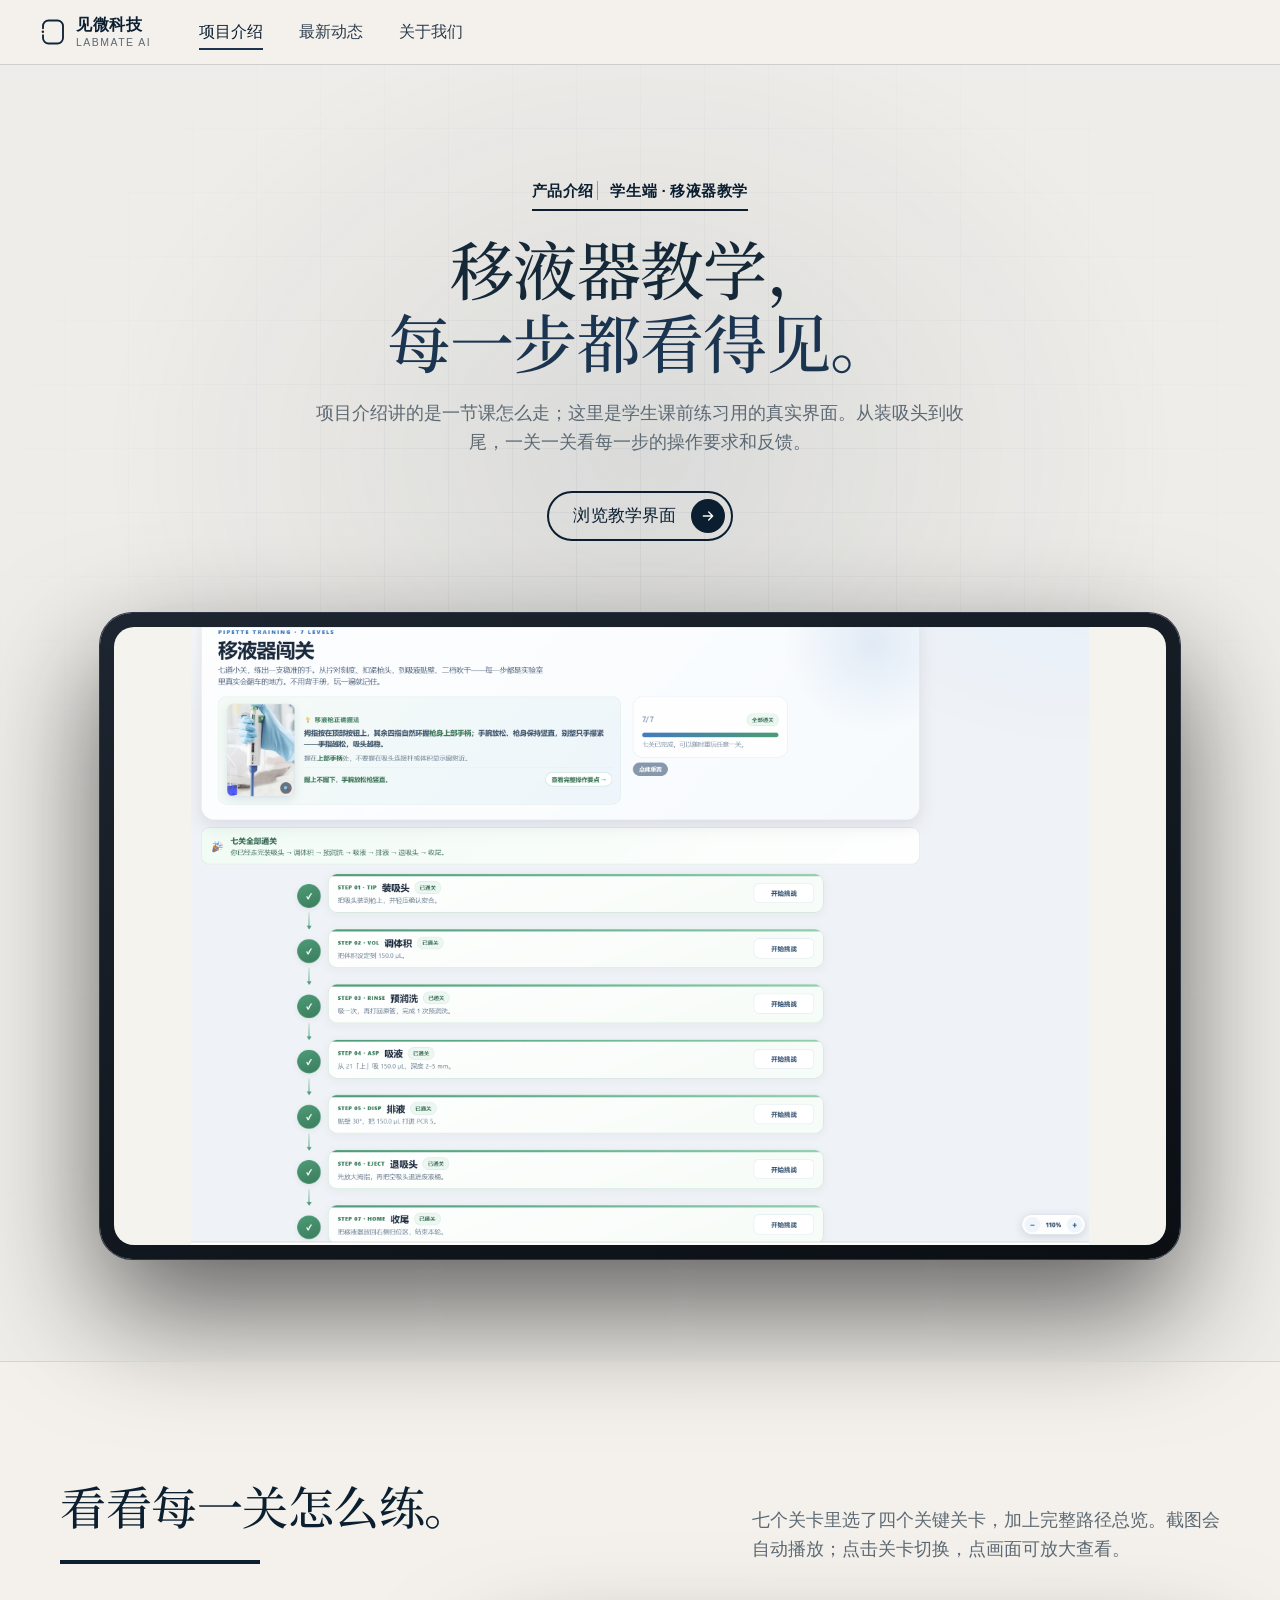
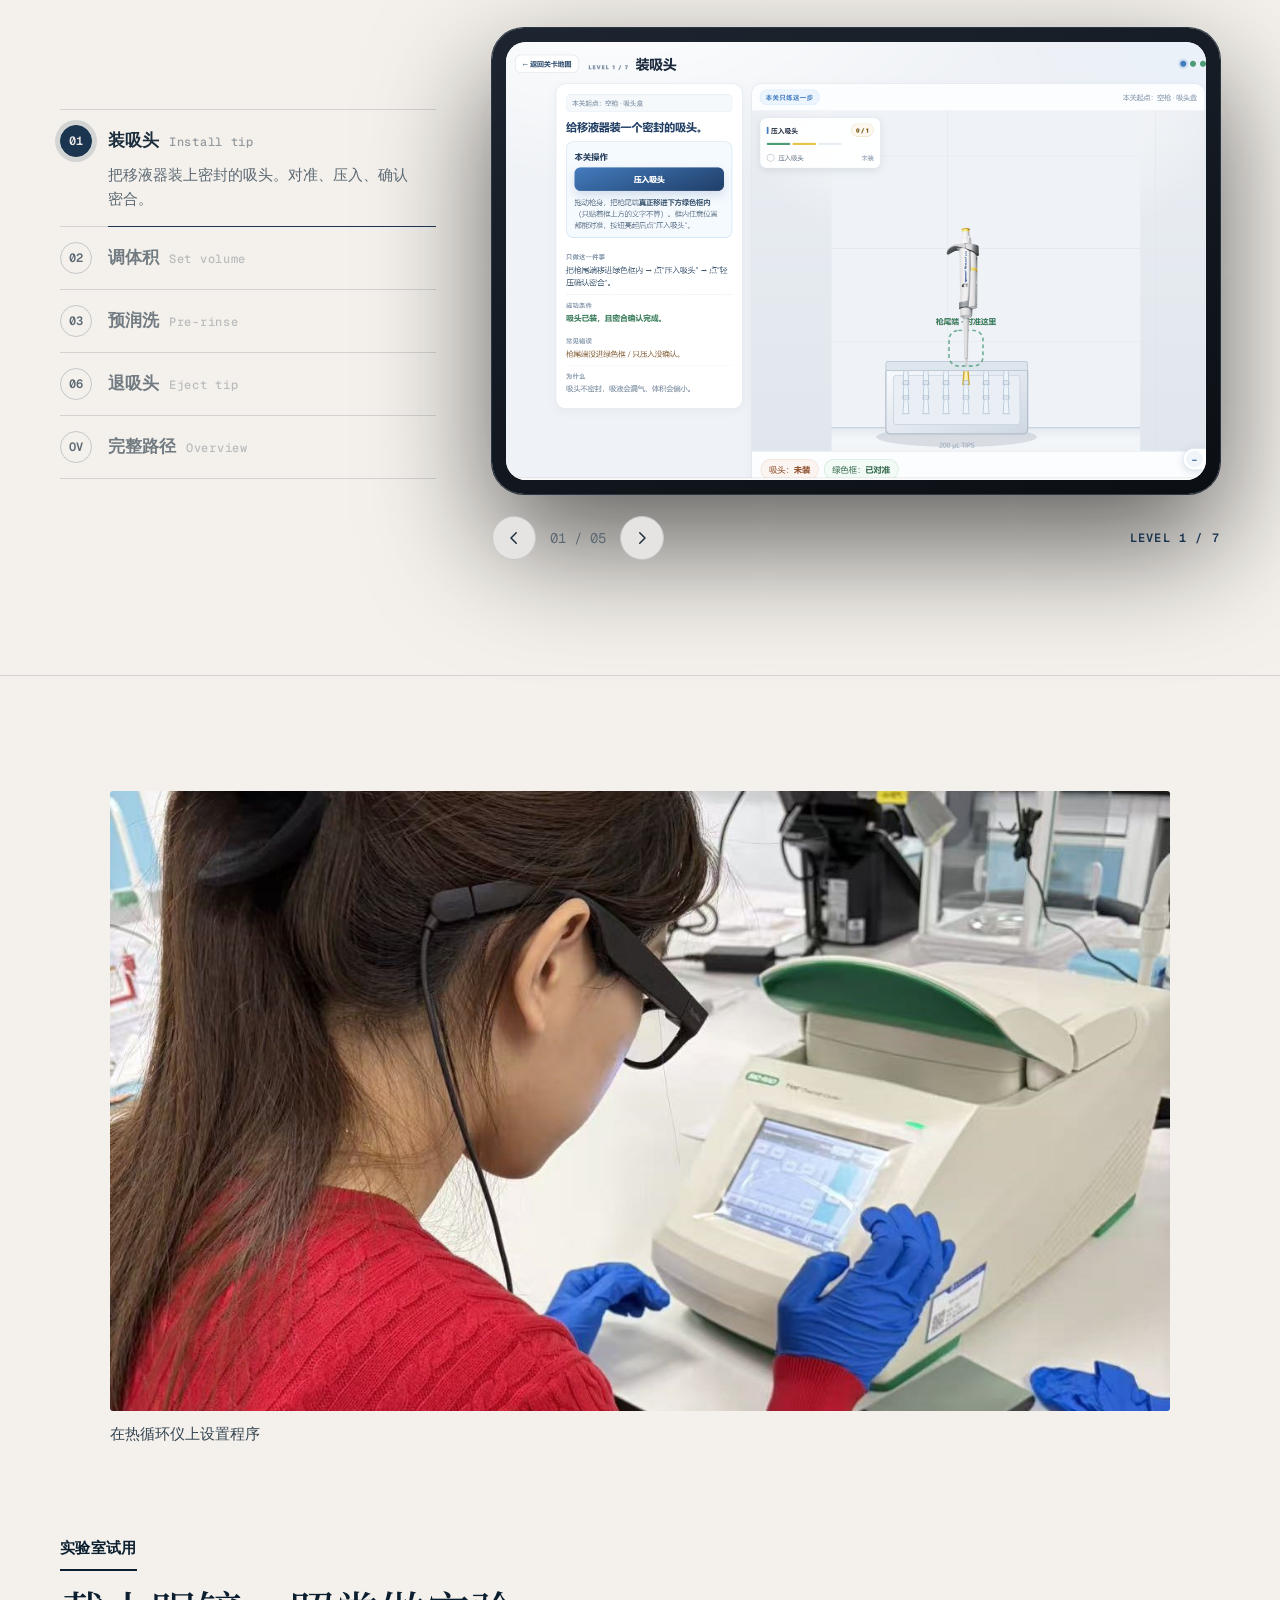
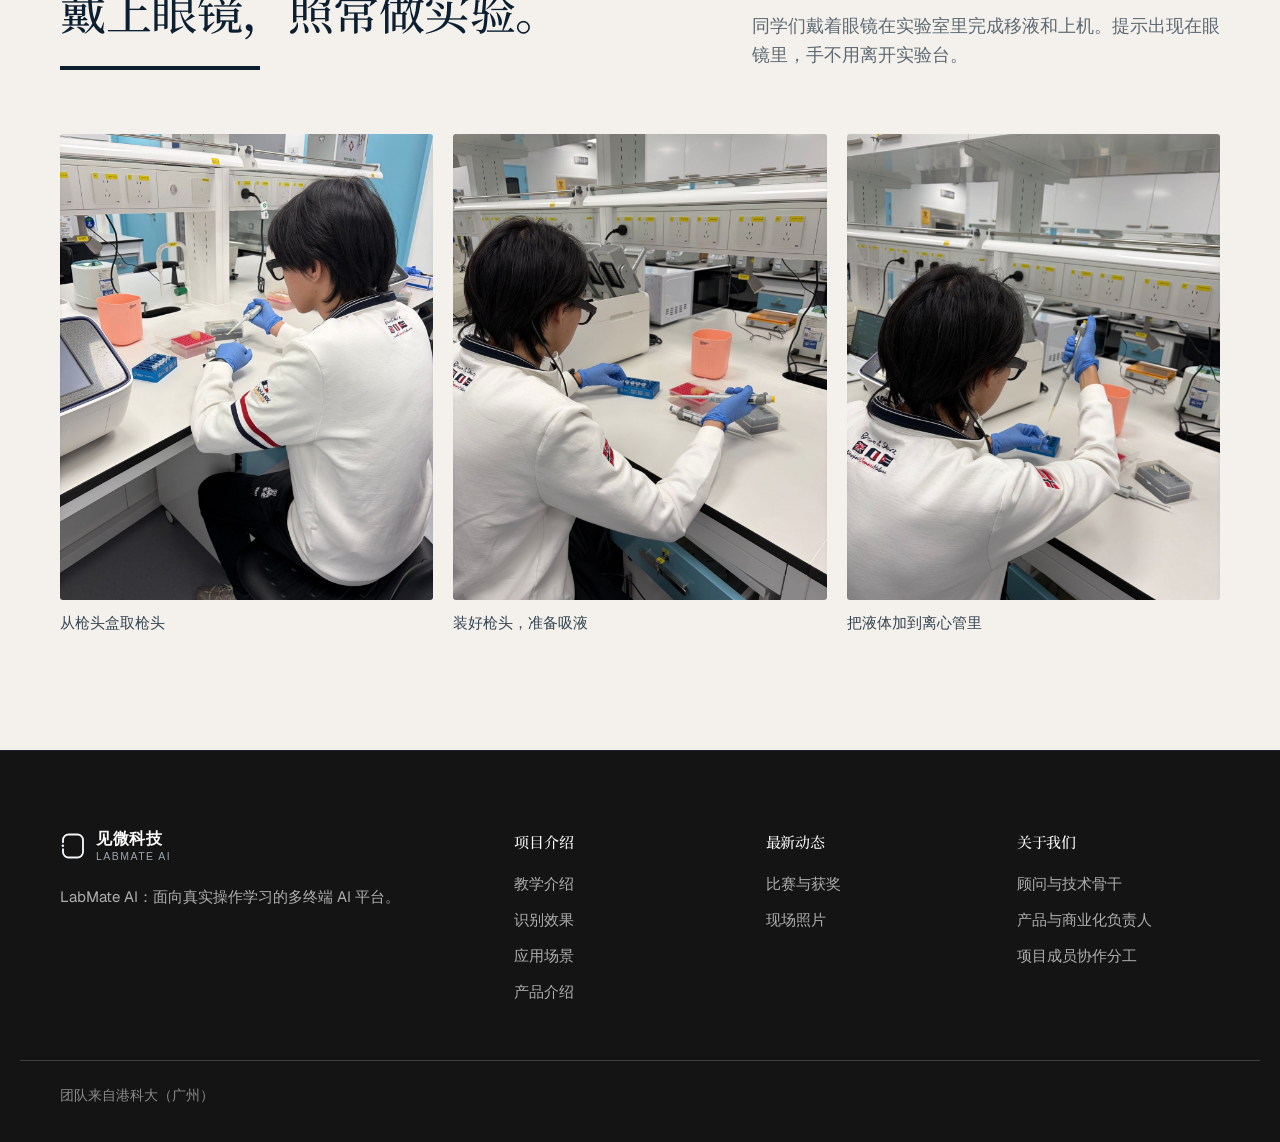
<file: product/demo/index.html>
<!doctype html>
<html lang="zh-CN">
<head>
  <meta charset="utf-8">
  <meta name="viewport" content="width=device-width, initial-scale=1">
  <title>产品介绍 · LabMate AI</title>
  <meta name="description" content="查看 LabMate AI 已实现的移液器教学界面与每一步的操作反馈。">
  <meta name="theme-color" content="#05070a">
  <link rel="icon" href="../../jw-icon.svg" type="image/svg+xml">
  <link rel="stylesheet" href="../../styles.css?v=20261128-r19">
  <link rel="stylesheet" href="../../site-shell.css?v=20261128-r17">
  <link rel="stylesheet" href="demo.css?v=20261128-t14">
  <link rel="stylesheet" href="../../light.css?v=20261128-t14">
  <link rel="stylesheet" href="../../theme.css?v=20261128-t28">
</head>
<body class="site subpage">
  <a class="skip-link" href="#main">跳转到内容</a>
  <div class="lt"><header class="site-header is-solid">
    <div class="site-header-inner">
      <a class="site-logo" href="../../" aria-label="见微科技 LabMate AI 首页">
        <svg class="jw-mark" aria-hidden="true" focusable="false" viewBox="-2 -2 92 104"><path d="M4 35V26A22 22 0 0 1 26 4H62A22 22 0 0 1 84 26V74A22 22 0 0 1 62 96H26A22 22 0 0 1 4 74V63" fill="none" stroke="currentColor" stroke-linecap="round" stroke-width="7.5"/><circle cx="3.4" cy="49" r="5" fill="currentColor"/></svg>
        <span class="site-logo-text"><b>见微科技</b><span>LabMate AI</span></span>
      </a>
      <nav class="site-nav" id="page-nav" aria-label="网站导航"><div class="nv-g"><a class="nv-top" href="../../" aria-current="page">项目介绍</a><div class="nv-sub"><a href="../../#zh-project--journey">教学介绍</a><a href="../../#zh-project--evidence">识别效果</a><a href="../../#zh-project--partners">应用场景</a><a href="../../product/demo/">产品介绍</a></div></div><div class="nv-g"><a class="nv-top" href="../../hackathon/">最新动态</a><div class="nv-sub"><a href="../../hackathon/">比赛与获奖</a><a href="../../hackathon/#photos">现场照片</a></div></div><div class="nv-g"><a class="nv-top" href="../../#zh-team">关于我们</a><div class="nv-sub"><a href="../../#zh-team--research">顾问与技术骨干</a><a href="../../#zh-team--delivery">产品与商业化负责人</a><a href="../../#zh-team--collaboration">项目成员协作分工</a></div></div></nav>
      <div class="site-actions">
        
        <button class="site-menu" type="button" aria-controls="page-nav" aria-expanded="false" aria-label="打开菜单"><span class="site-burger" aria-hidden="true"><i></i><i></i></span></button>
      </div>
    </div>
  </header>

  <main class="page-main" id="main">
    <section class="sp-hero">
      <div class="x-wrap">
        <p class="sp-lockup">产品介绍 <span>学生端 · 移液器教学</span></p>
        <h1>移液器教学，<br><em>每一步都看得见。</em></h1>
        <p class="sp-lead">项目介绍讲的是一节课怎么走；这里是学生课前练习用的真实界面。从装吸头到收尾，一关一关看每一步的操作要求和反馈。</p>
        <div class="sp-actions"><a class="x-btn" href="#playground">浏览教学界面</a></div>
      </div>
      <div class="x-wrap">
        <div class="sp-hero-media dm-hero">
          <div class="sp-device"><div class="sp-device-screen"><img src="media/overview-tight.png?v=1" alt="移液器教学七关总览界面" fetchpriority="high"></div></div>
          </div>
      </div>
    </section>


    <section class="sp-band" id="playground" aria-labelledby="playground-title" data-demo-player>
      <div class="x-wrap">
        <header class="sp-head split" data-reveal>
          <div>
            
            <h2 id="playground-title">看看每一关怎么练。</h2>
          </div>
          <p>七个关卡里选了四个关键关卡，加上完整路径总览。截图会自动播放；点击关卡切换，点画面可放大查看。</p>
        </header>
        <div class="dm-player is-auto" data-reveal>
          <ol class="dm-steps" aria-label="教学关卡">
            <li><button type="button" data-step="0" class="on" aria-pressed="true"><span class="dm-num">01</span><b>装吸头<small>Install tip</small></b><span class="dm-d">把移液器装上密封的吸头。对准、压入、确认密合。</span><i class="dm-bar" aria-hidden="true"></i></button></li>
            <li><button type="button" data-step="1" aria-pressed="false"><span class="dm-num">02</span><b>调体积<small>Set volume</small></b><span class="dm-d">把体积设定到 150.0 µL，持续看到当前值与目标值。</span><i class="dm-bar" aria-hidden="true"></i></button></li>
            <li><button type="button" data-step="2" aria-pressed="false"><span class="dm-num">03</span><b>预润洗<small>Pre-rinse</small></b><span class="dm-d">吸一次，再打回原管；动作、深度和复位同时呈现。</span><i class="dm-bar" aria-hidden="true"></i></button></li>
            <li><button type="button" data-step="3" aria-pressed="false"><span class="dm-num">06</span><b>退吸头<small>Eject tip</small></b><span class="dm-d">对准桶口、按下退吸头，完成这一关。</span><i class="dm-bar" aria-hidden="true"></i></button></li>
            <li><button type="button" data-step="4" aria-pressed="false"><span class="dm-num">OV</span><b>完整路径<small>Overview</small></b><span class="dm-d">七个关卡串起来，查看每关的目标与完成状态。</span><i class="dm-bar" aria-hidden="true"></i></button></li>
          </ol>
          <div class="dm-stage" data-demo-stage tabindex="0" aria-label="可切换的教学截图">
            <div class="sp-device">
              <div class="sp-device-screen dm-screen">
                <img data-stage-image src="media/level-1-install.png" alt="装吸头教学界面截图">
              </div>
            </div>
            <div class="dm-ctrl">
              <button type="button" data-prev aria-label="上一张截图"><svg viewBox="0 0 24 24" aria-hidden="true"><path d="M15 5l-7 7 7 7"/></svg></button>
              <span data-stage-count aria-live="polite">01 / 05</span>
              <button type="button" data-next aria-label="下一张截图"><svg viewBox="0 0 24 24" aria-hidden="true"><path d="M9 5l7 7-7 7"/></svg></button>
              <span class="dm-kicker" data-stage-kicker>LEVEL 1 / 7</span>
            </div>
          </div>
        </div>
      </div>
    </section>


    <section class="sp-band dm-field" id="field" aria-labelledby="field-title">
      <figure class="dm-field-wide"><img src="media/field/cycler.jpg?v=20261128" width="1280" height="853" alt="同学戴着眼镜，在热循环仪上设置程序" loading="lazy" decoding="async"><figcaption class="x-wrap">在热循环仪上设置程序</figcaption></figure>
      <div class="x-wrap">
        <header class="sp-head split" data-reveal>
          <div><p class="dm-field-kicker">实验室试用</p><h2 id="field-title">戴上眼镜，照常做实验。</h2></div>
          <p>同学们戴着眼镜在实验室里完成移液和上机。提示出现在眼镜里，手不用离开实验台。</p>
        </header>
        <div class="dm-field-grid" data-reveal>
          <figure><img src="media/field/tip-pick.jpg?v=20261128" width="1200" height="1500" alt="同学戴着眼镜，从枪头盒取枪头" loading="lazy" decoding="async"><figcaption>从枪头盒取枪头</figcaption></figure>
          <figure><img src="media/field/tip-ready.jpg?v=20261128" width="1200" height="1500" alt="同学戴着眼镜，装好枪头准备吸液" loading="lazy" decoding="async"><figcaption>装好枪头，准备吸液</figcaption></figure>
          <figure><img src="media/field/dispense.jpg?v=20261128" width="1200" height="1500" alt="同学戴着眼镜，把液体加到离心管里" loading="lazy" decoding="async"><figcaption>把液体加到离心管里</figcaption></figure>
        </div>
      </div>
    </section>
  
</main>
  </div><footer class="site-footer"><div class="site-footer-inner"><div class="site-footer-brand"><span class="site-logo"><svg aria-hidden="true" class="jw-mark" focusable="false" viewBox="-2 -2 92 104"><path d="M4 35V26A22 22 0 0 1 26 4H62A22 22 0 0 1 84 26V74A22 22 0 0 1 62 96H26A22 22 0 0 1 4 74V63" fill="none" stroke="currentColor" stroke-linecap="round" stroke-width="7.5"></path><circle cx="3.4" cy="49" fill="currentColor" r="5"></circle></svg><span class="site-logo-text"><b>见微科技</b><span>LabMate AI</span></span></span><p>LabMate AI：面向真实操作学习的多终端 AI 平台。</p></div><div class="site-footer-col"><h2><a href="../../">项目介绍</a></h2><ul><li><a href="../../#zh-project--journey">教学介绍</a></li><li><a href="../../#zh-project--evidence">识别效果</a></li><li><a href="../../#zh-project--partners">应用场景</a></li><li><a href="../../product/demo/">产品介绍</a></li></ul></div><div class="site-footer-col"><h2><a href="../../hackathon/">最新动态</a></h2><ul><li><a href="../../hackathon/">比赛与获奖</a></li><li><a href="../../hackathon/#photos">现场照片</a></li></ul></div><div class="site-footer-col"><h2><a href="../../#zh-team">关于我们</a></h2><ul><li><a href="../../#zh-team--research">顾问与技术骨干</a></li><li><a href="../../#zh-team--delivery">产品与商业化负责人</a></li><li><a href="../../#zh-team--collaboration">项目成员协作分工</a></li></ul></div></div><div class="site-footer-bottom"><span>团队来自港科大（广州）</span></div></footer>
  <script src="../../site-shell.js?v=20261127-perf-1" defer></script>
  <script src="demo.js?v=20261128-t20"></script>
</body>
</html>
</file>
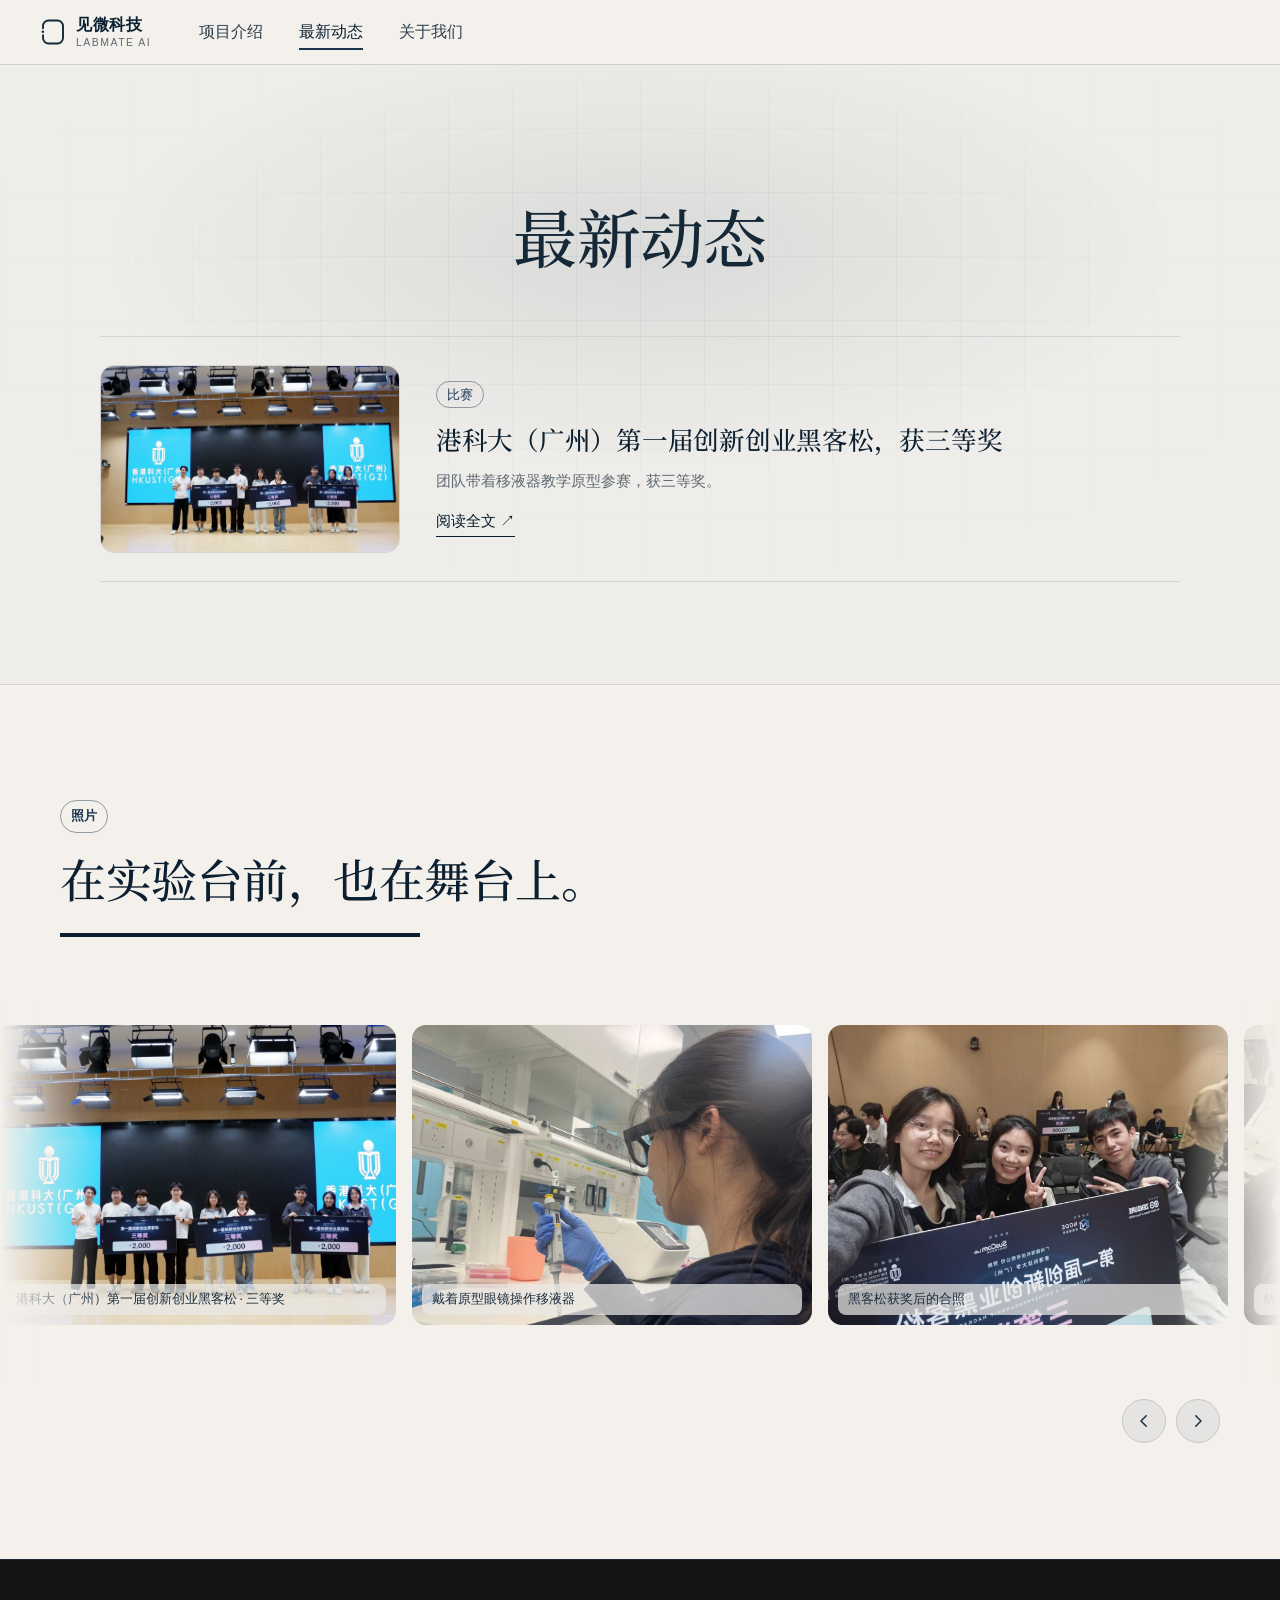
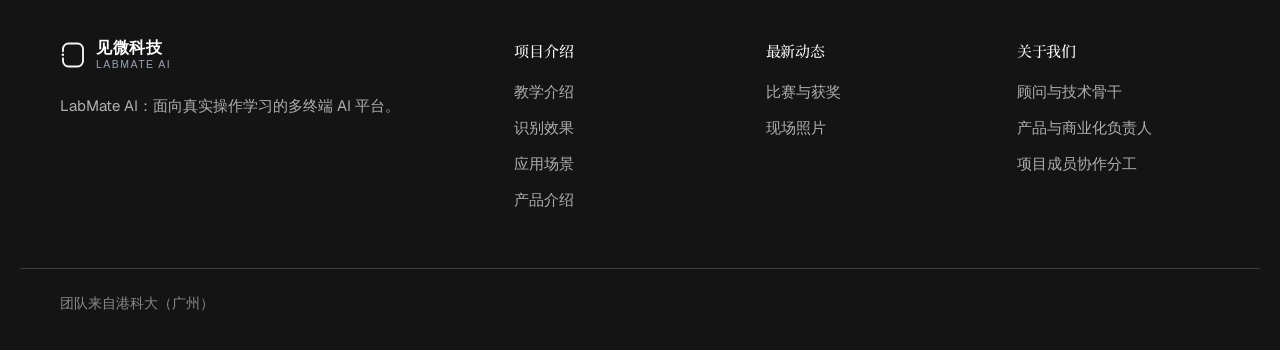
<file: v3/hackathon/index.html>
<!doctype html>
<html lang="zh-CN">
<head>
<meta charset="utf-8">
<title>LabMate AI · 见微科技</title>
<meta name="robots" content="noindex">
<link rel="canonical" href="../../hackathon/">
<meta http-equiv="refresh" content="0; url=../../hackathon/">
<script>location.replace("../../hackathon/" + location.search + location.hash);</script>
</head>
<body style="background:#05070a;color:#e8edf2;font-family:sans-serif"><p>页面已迁移：<a style="color:#93b4d8" href="../../hackathon/">../../hackathon/</a></p></body>
</html>
</file>
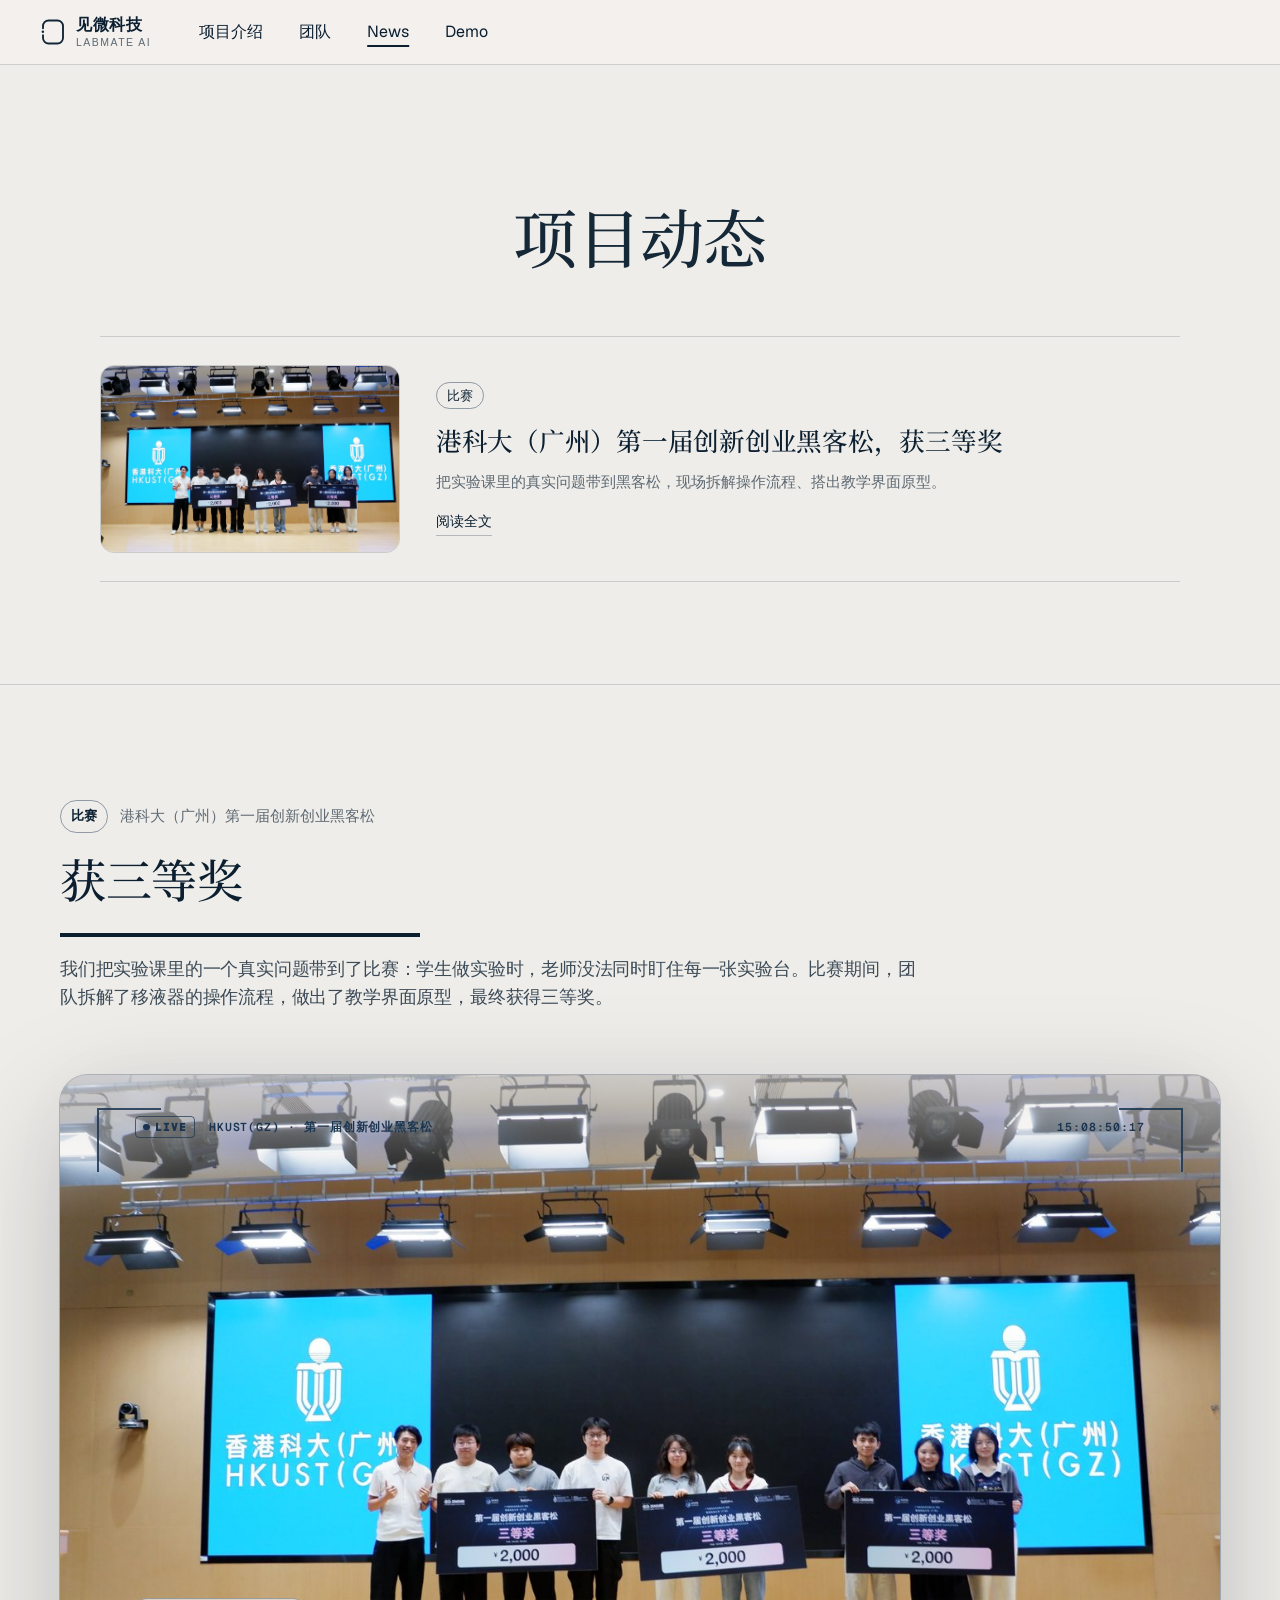
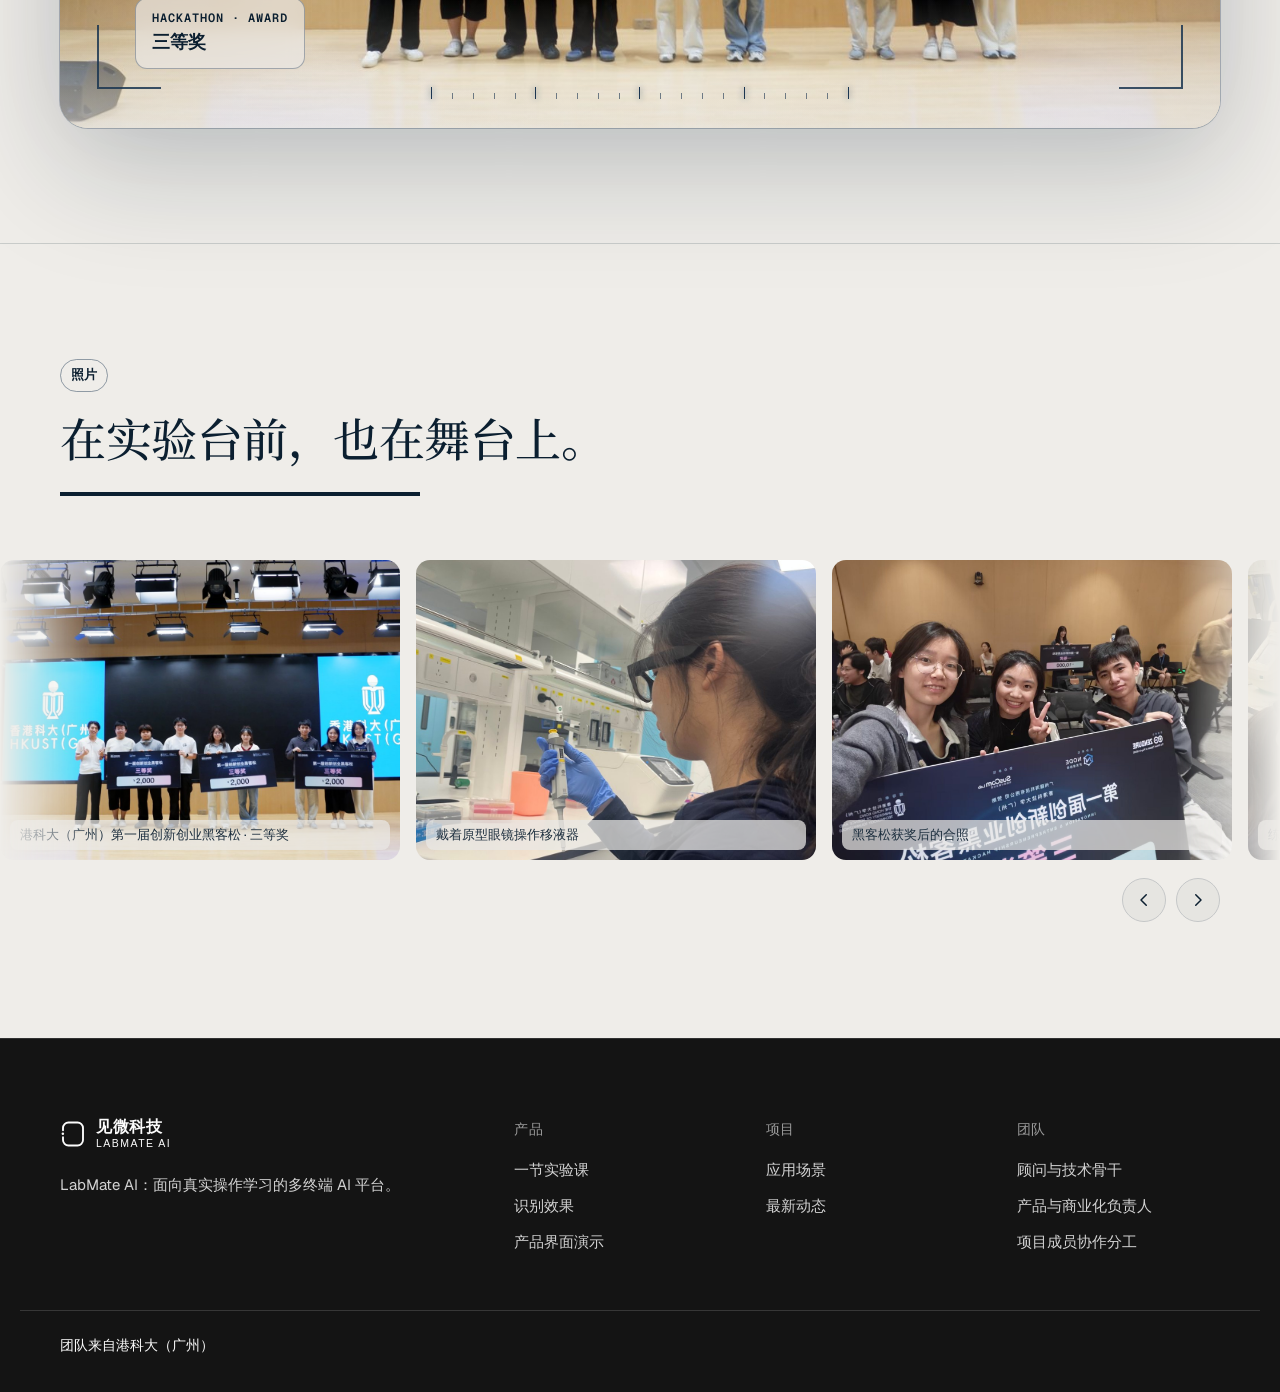
<file: v4/hackathon/index.html>
<!doctype html>
<html lang="zh-CN">
<head>
  <meta charset="utf-8">
  <meta name="viewport" content="width=device-width, initial-scale=1">
  <title>News · 项目动态 · LabMate AI</title>
  <meta name="description" content="LabMate AI 黑客松现场记录：从实验教学问题出发，把想法做成可演示的教学原型。">
  <meta name="theme-color" content="#f4f1ee">
  <link rel="icon" href="../jw-icon.svg" type="image/svg+xml">
  <link rel="stylesheet" href="../styles.css?v=20261128-r17">
  <link rel="stylesheet" href="../site-shell.css?v=20261128-r17">
  <link rel="stylesheet" href="hackathon.css?v=20261128-r17">
  <link rel="stylesheet" href="../v4.css?v=1">
</head>
<body class="site subpage">
  <a class="skip-link" href="#main">跳转到内容</a>
  <header class="site-header is-solid">
    <div class="site-header-inner">
      <a class="site-logo" href="../" aria-label="见微科技 LabMate AI 首页">
        <svg class="jw-mark" aria-hidden="true" focusable="false" viewBox="-2 -2 92 104"><path d="M4 35V26A22 22 0 0 1 26 4H62A22 22 0 0 1 84 26V74A22 22 0 0 1 62 96H26A22 22 0 0 1 4 74V63" fill="none" stroke="currentColor" stroke-linecap="round" stroke-width="7.5"/><circle cx="3.4" cy="49" r="5" fill="currentColor"/></svg>
        <span class="site-logo-text"><b>见微科技</b><span>LabMate AI</span></span>
      </a>
      <nav class="site-nav" id="page-nav" aria-label="网站导航">
        <a href="../">项目介绍</a><a href="../#zh-team">团队</a><a href="../hackathon/" aria-current="page">News</a><a href="../product/demo/">Demo</a>
      </nav>
      <div class="site-actions">
        
        <button class="site-menu" type="button" aria-controls="page-nav" aria-expanded="false" aria-label="打开菜单"><span class="site-burger" aria-hidden="true"><i></i><i></i></span></button>
      </div>
    </div>
  </header>
  <main class="page-main" id="main">
    <section class="sp-hero news-index">
      <div class="x-wrap">
        <h1 class="news-h1">项目动态</h1>
      </div>
      <div class="x-wrap">
        <ol class="news-list" aria-label="动态列表">
          <li>
            <a class="news-item" href="#hackathon">
              <figure><img src="../photos/hackathon-stage.jpg" width="1400" height="788" alt="LabMate 团队在港科大（广州）第一届创新创业黑客松颁奖现场" fetchpriority="high"></figure>
              <div>
                <span class="news-tag">比赛</span>
                <h2>港科大（广州）第一届创新创业黑客松，获三等奖</h2>
                <p>把实验课里的真实问题带到黑客松，现场拆解操作流程、搭出教学界面原型。</p>
                <span class="news-more">阅读全文</span>
              </div>
            </a>
          </li>
        </ol>
      </div>
    </section>

    <section class="sp-band news-article" id="hackathon" aria-labelledby="hk-title">
      <div class="x-wrap">
        <header class="sp-head" data-reveal>
          <p class="sp-chap"><em>比赛</em><span>港科大（广州）第一届创新创业黑客松</span></p>
          <h2 id="hk-title">获三等奖</h2>
          <p>我们把实验课里的一个真实问题带到了比赛：学生做实验时，老师没法同时盯住每一张实验台。比赛期间，团队拆解了移液器的操作流程，做出了教学界面原型，最终获得三等奖。</p>
        </header>
        <figure class="cam news-cover" data-cam="HKUST(GZ) · 第一届创新创业黑客松" data-reveal>
          <img src="../photos/hackathon-stage.jpg" width="1400" height="788" alt="颁奖现场" loading="lazy">
          <figcaption class="cam-tag"><span>HACKATHON · AWARD</span><b>三等奖</b></figcaption>
        </figure>
      </div>
    </section>

    <section class="sp-band news-gallery-band" aria-label="现场照片">
      <div class="x-wrap">
        <header class="sp-head" data-reveal>
          <p class="sp-chap"><em>照片</em></p>
          <h2>在实验台前，也在舞台上。</h2>
        </header>
      </div>
      <div class="x-gallery">
        <div class="x-gallery-track">
          <figure class="x-gallery-item x-gallery-photo"><img src="../photos/hackathon-stage.jpg" width="1400" height="788" alt="颁奖现场"><figcaption>港科大（广州）第一届创新创业黑客松 · 三等奖</figcaption></figure>
          <figure class="x-gallery-item x-gallery-photo"><img src="../photos/lab-glasses-2.jpg" width="1050" height="1400" alt="戴着原型眼镜操作移液器"><figcaption>戴着原型眼镜操作移液器</figcaption></figure>
          <figure class="x-gallery-item x-gallery-photo"><img src="../photos/hackathon-team.jpg" width="1400" height="1050" alt="团队合照"><figcaption>黑客松获奖后的合照</figcaption></figure>
          <figure class="x-gallery-item x-gallery-photo"><img src="../photos/lab-cycler-1.jpg" width="1050" height="1400" alt="练习 PCR 仪的虚拟操作"><figcaption>练习 PCR 仪的虚拟操作</figcaption></figure>
          <figure class="x-gallery-item x-gallery-photo"><img src="../photos/lab-glasses-1.jpg" width="1050" height="1400" alt="在实验台前戴上眼镜"><figcaption>在实验台前戴上眼镜</figcaption></figure>
          <figure class="x-gallery-item x-gallery-photo"><img src="../photos/glasses-pov-hud.jpg?v=20261127" width="1200" height="1200" alt="眼镜第一视角：提示直接显示在视野里"><figcaption>眼镜第一视角：提示直接显示在视野里</figcaption></figure>
          <figure class="x-gallery-item x-gallery-photo" aria-hidden="true"><img src="../photos/hackathon-stage.jpg" width="1400" height="788" alt=""><figcaption>港科大（广州）第一届创新创业黑客松 · 三等奖</figcaption></figure>
          <figure class="x-gallery-item x-gallery-photo" aria-hidden="true"><img src="../photos/lab-glasses-2.jpg" width="1050" height="1400" alt=""><figcaption>戴着原型眼镜操作移液器</figcaption></figure>
          <figure class="x-gallery-item x-gallery-photo" aria-hidden="true"><img src="../photos/hackathon-team.jpg" width="1400" height="1050" alt=""><figcaption>黑客松获奖后的合照</figcaption></figure>
          <figure class="x-gallery-item x-gallery-photo" aria-hidden="true"><img src="../photos/lab-cycler-1.jpg" width="1050" height="1400" alt=""><figcaption>练习 PCR 仪的虚拟操作</figcaption></figure>
          <figure class="x-gallery-item x-gallery-photo" aria-hidden="true"><img src="../photos/lab-glasses-1.jpg" width="1050" height="1400" alt=""><figcaption>在实验台前戴上眼镜</figcaption></figure>
          <figure class="x-gallery-item x-gallery-photo" aria-hidden="true"><img src="../photos/glasses-pov-hud.jpg?v=20261127" width="1200" height="1200" alt=""><figcaption>眼镜第一视角：提示直接显示在视野里</figcaption></figure>
        </div>
      </div>
    </section>

  </main>
  <footer class="site-footer"><div class="site-footer-inner"><div class="site-footer-brand"><span class="site-logo"><svg aria-hidden="true" class="jw-mark" focusable="false" viewBox="-2 -2 92 104"><path d="M4 35V26A22 22 0 0 1 26 4H62A22 22 0 0 1 84 26V74A22 22 0 0 1 62 96H26A22 22 0 0 1 4 74V63" fill="none" stroke="currentColor" stroke-linecap="round" stroke-width="7.5"></path><circle cx="3.4" cy="49" fill="currentColor" r="5"></circle></svg><span class="site-logo-text"><b>见微科技</b><span>LabMate AI</span></span></span><p>LabMate AI：面向真实操作学习的多终端 AI 平台。</p></div><div class="site-footer-col"><h2>产品</h2><ul><li><a href="../#zh-project">一节实验课</a></li><li><a href="../#zh-project">识别效果</a></li><li><a href="../product/demo/">产品界面演示</a></li></ul></div><div class="site-footer-col"><h2>项目</h2><ul><li><a href="../#zh-project">应用场景</a></li><li><a href="../hackathon/">最新动态</a></li></ul></div><div class="site-footer-col"><h2>团队</h2><ul><li><a href="../#zh-team">顾问与技术骨干</a></li><li><a href="../#zh-team">产品与商业化负责人</a></li><li><a href="../#zh-team">项目成员协作分工</a></li></ul></div></div><div class="site-footer-bottom"><span>团队来自港科大（广州）</span></div></footer>
  <script src="../site-shell.js?v=20261127-perf-1" defer></script>
<script src="../gallery.js?v=20261127" defer></script>
</body>
</html>
</file>
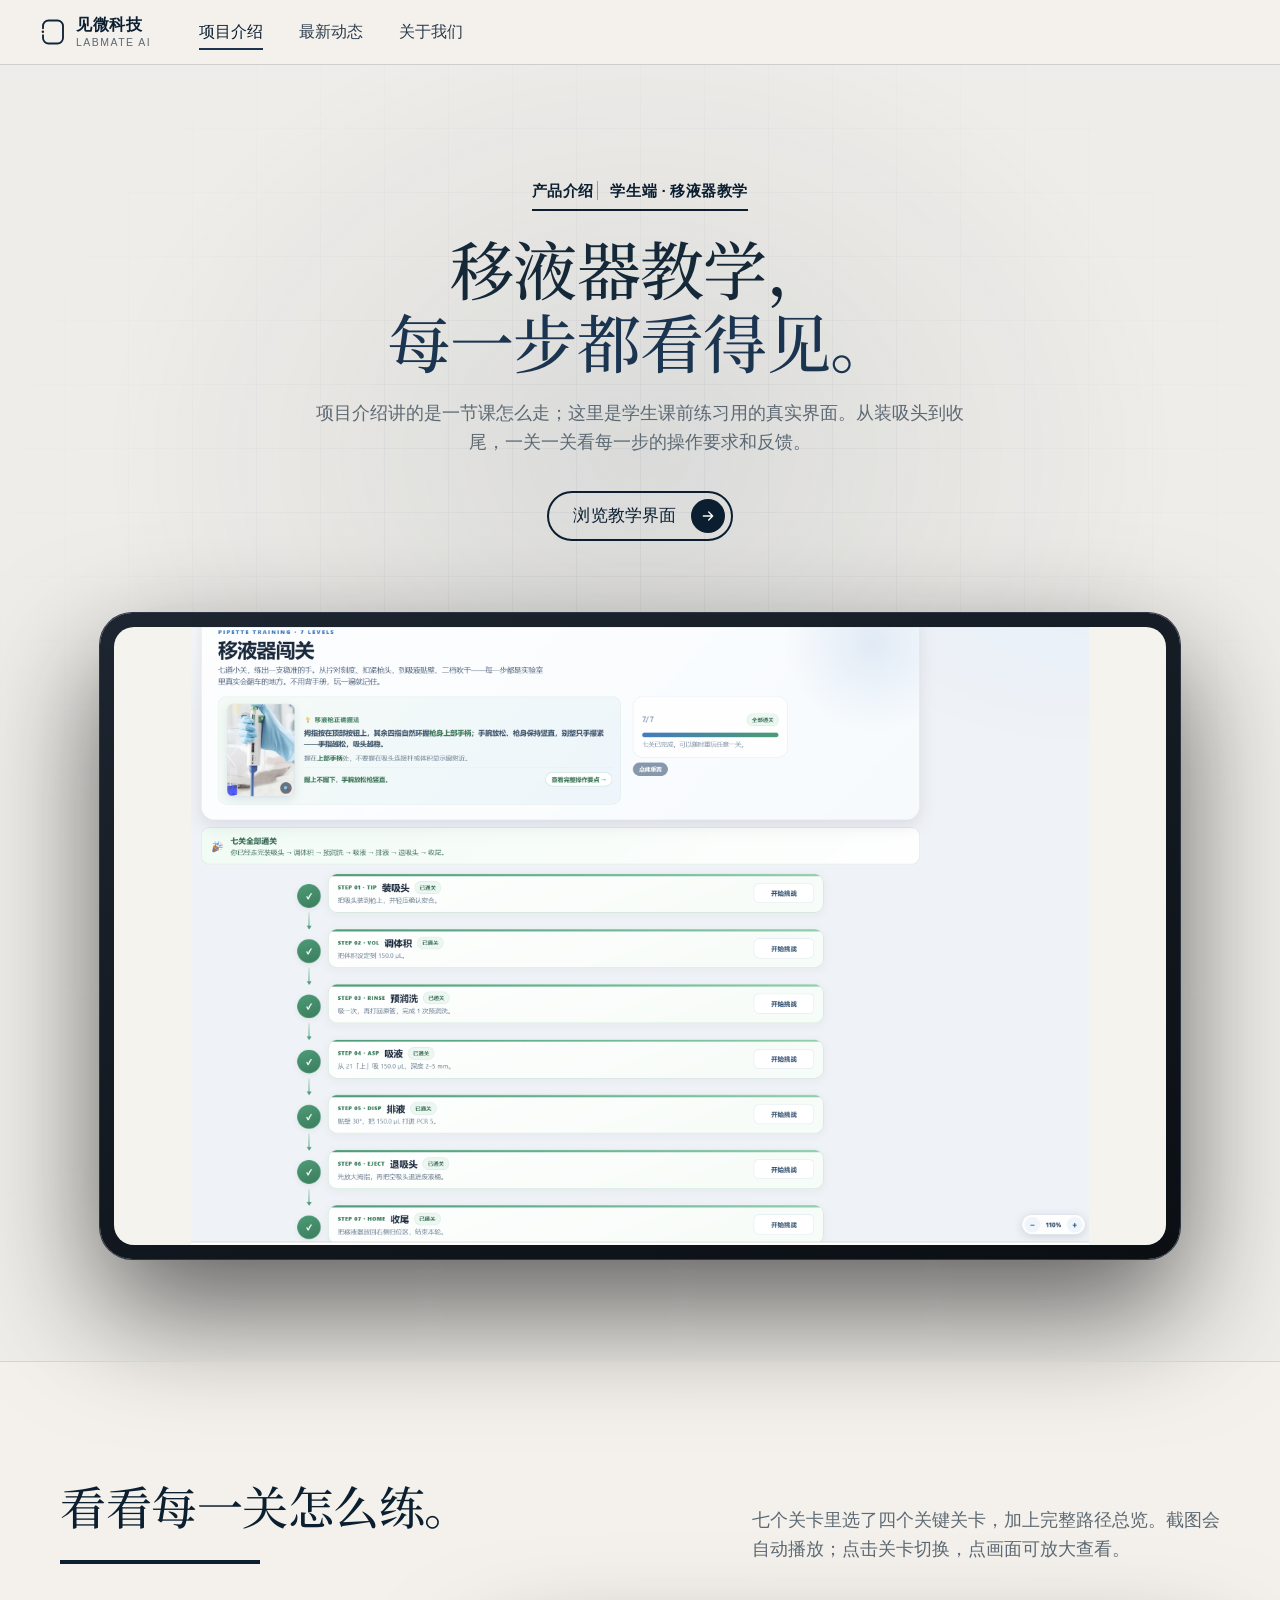
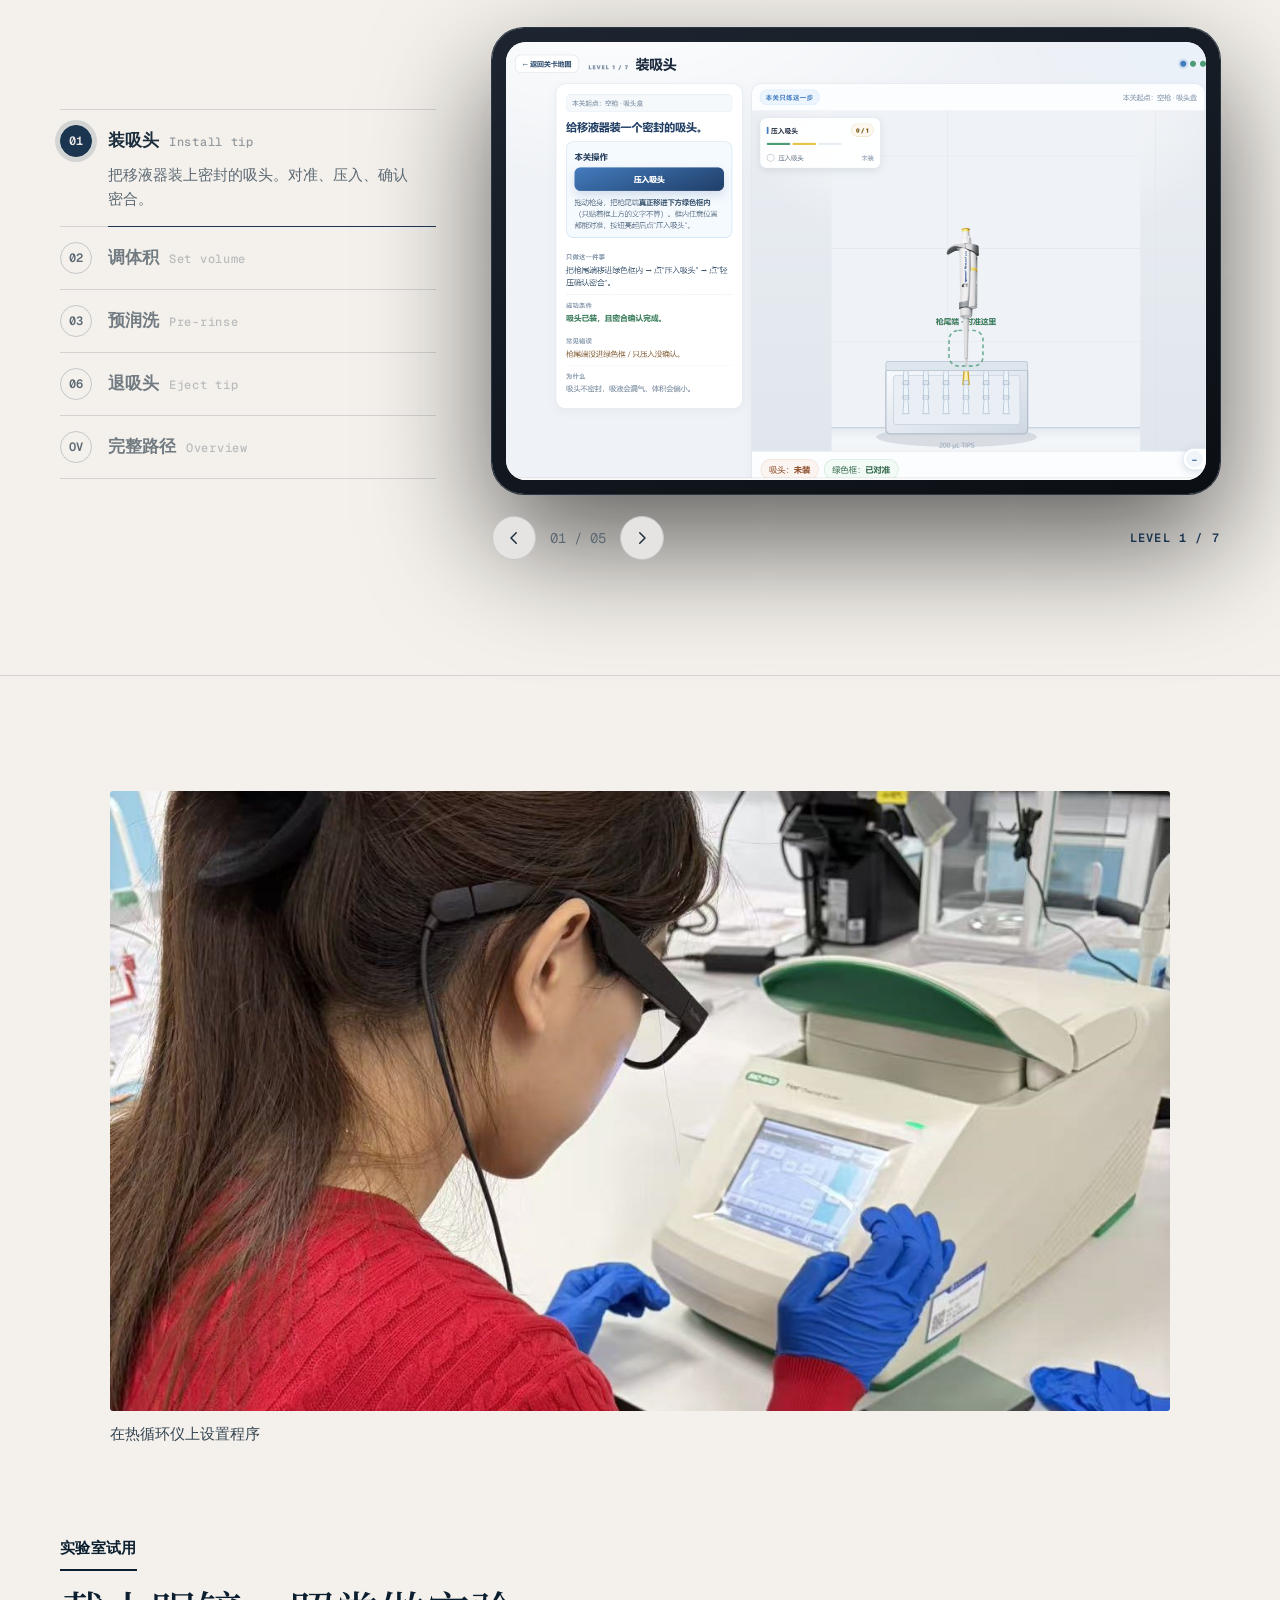
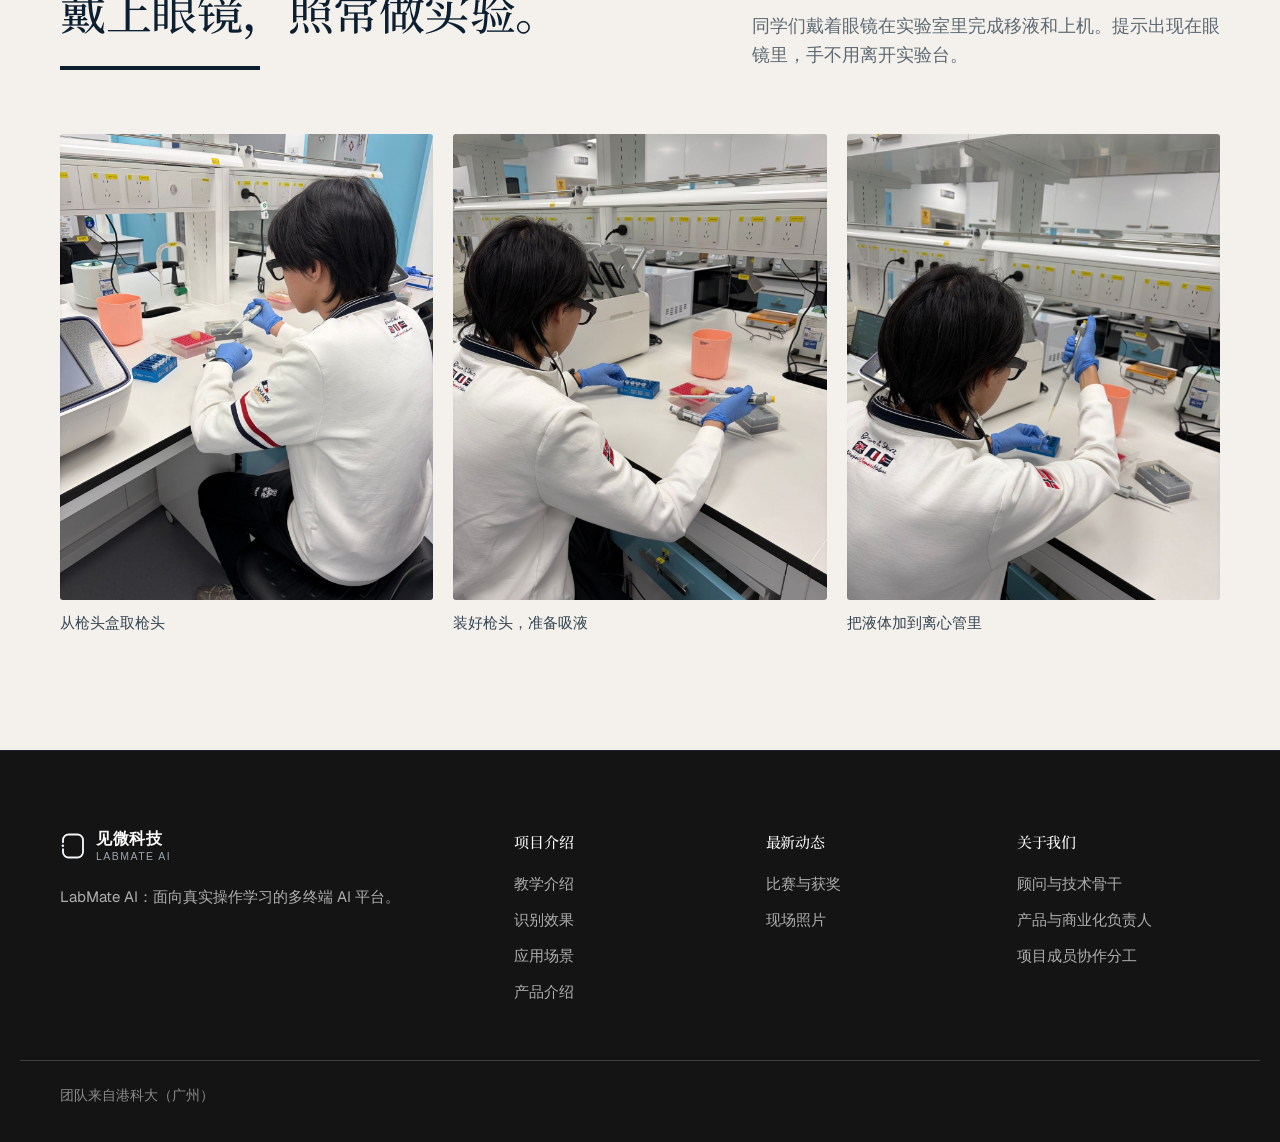
<file: v3/product/demo/index.html>
<!doctype html>
<html lang="zh-CN">
<head>
<meta charset="utf-8">
<title>LabMate AI · 见微科技</title>
<meta name="robots" content="noindex">
<link rel="canonical" href="../../../product/demo/">
<meta http-equiv="refresh" content="0; url=../../../product/demo/">
<script>location.replace("../../../product/demo/" + location.search + location.hash);</script>
</head>
<body style="background:#05070a;color:#e8edf2;font-family:sans-serif"><p>页面已迁移：<a style="color:#93b4d8" href="../../../product/demo/">../../../product/demo/</a></p></body>
</html>
</file>
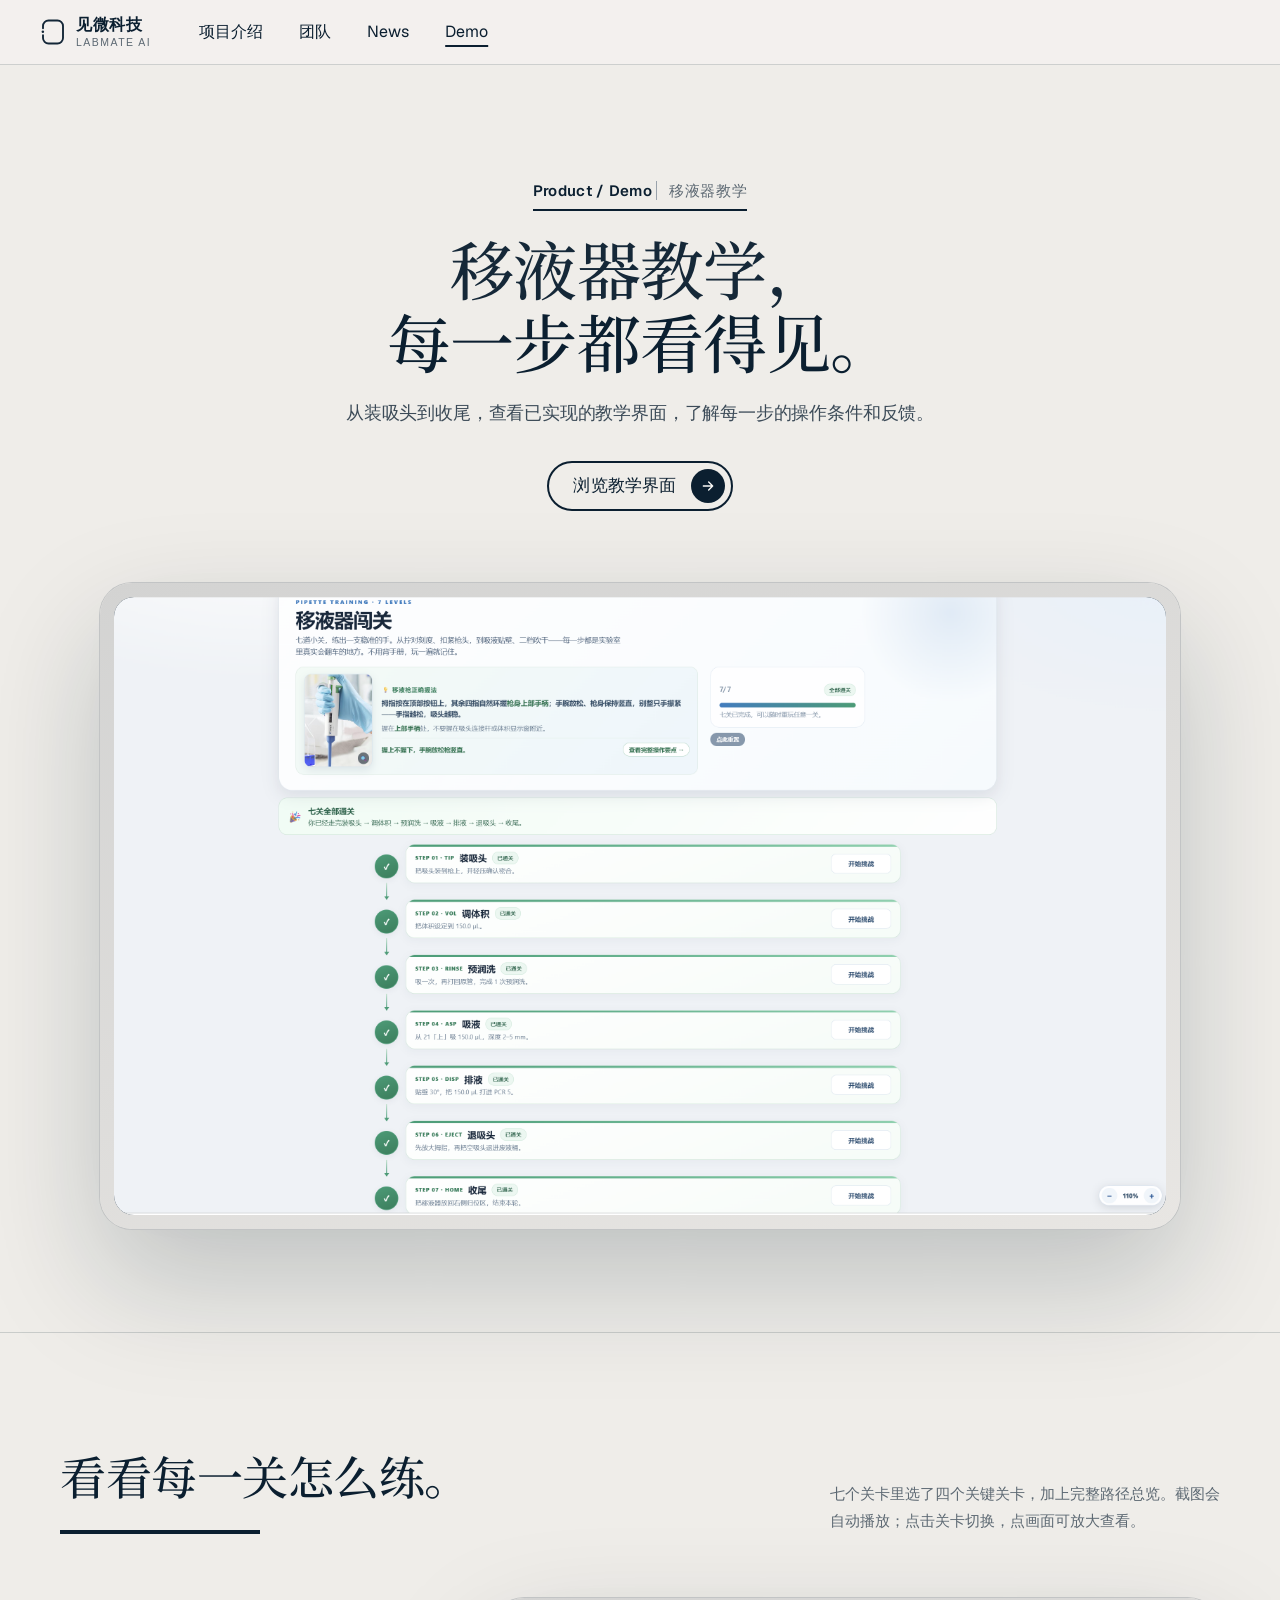
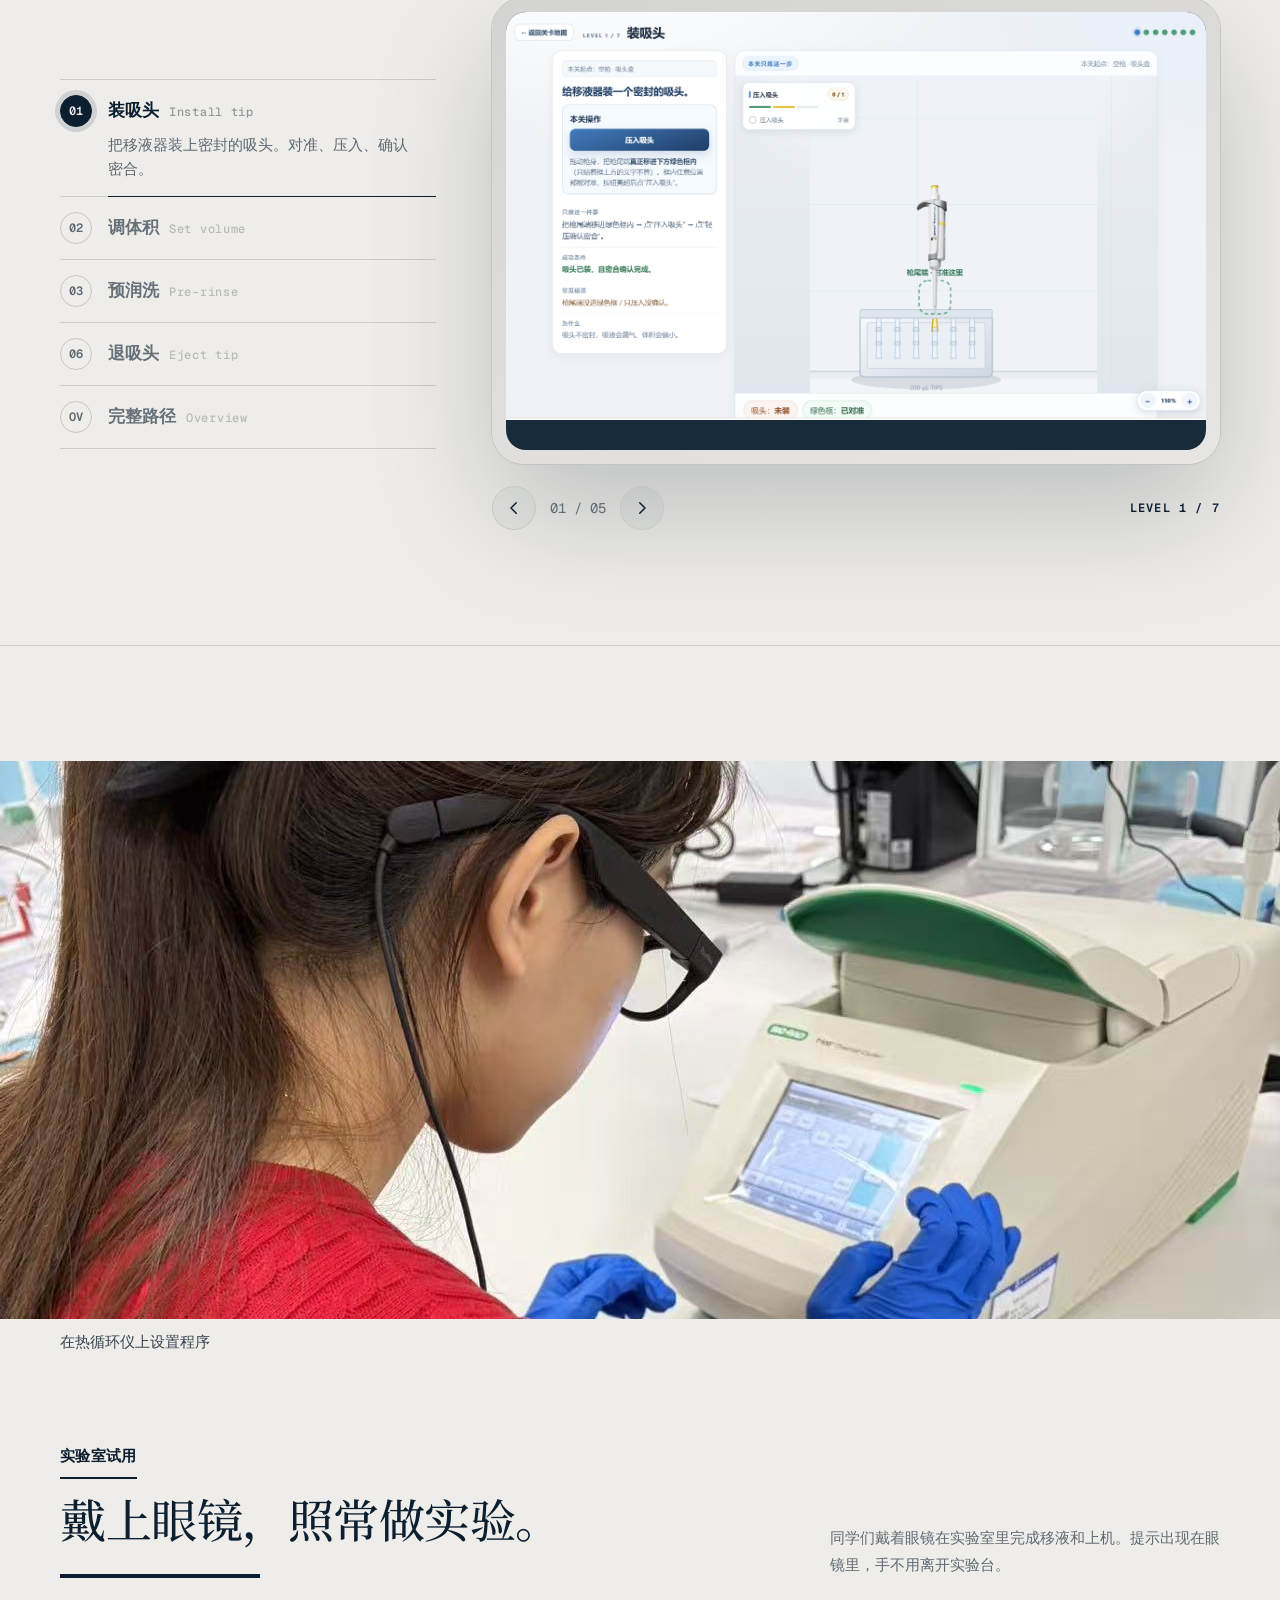
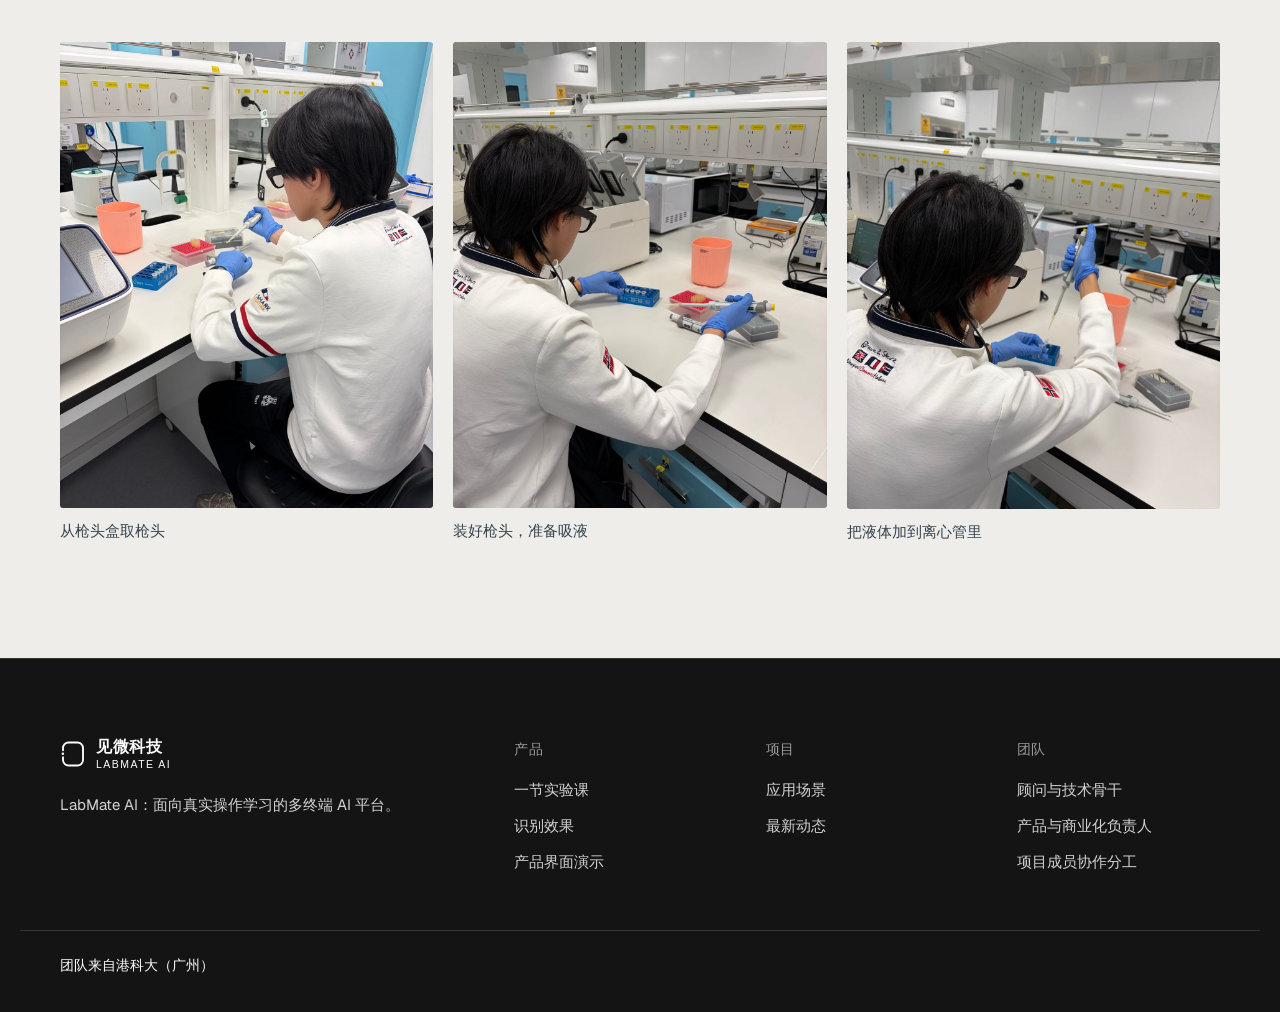
<file: v4/product/demo/index.html>
<!doctype html>
<html lang="zh-CN">
<head>
  <meta charset="utf-8">
  <meta name="viewport" content="width=device-width, initial-scale=1">
  <title>Demo · 产品界面演示 · LabMate AI</title>
  <meta name="description" content="查看 LabMate AI 已实现的移液器教学界面与每一步的操作反馈。">
  <meta name="theme-color" content="#f4f1ee">
  <link rel="icon" href="../../jw-icon.svg" type="image/svg+xml">
  <link rel="stylesheet" href="../../styles.css?v=20261128-r19">
  <link rel="stylesheet" href="../../site-shell.css?v=20261128-r17">
  <link rel="stylesheet" href="demo.css?v=20261128-r20">
  <link rel="stylesheet" href="../../v4.css?v=1">
</head>
<body class="site subpage">
  <a class="skip-link" href="#main">跳转到内容</a>
  <header class="site-header is-solid">
    <div class="site-header-inner">
      <a class="site-logo" href="../../" aria-label="见微科技 LabMate AI 首页">
        <svg class="jw-mark" aria-hidden="true" focusable="false" viewBox="-2 -2 92 104"><path d="M4 35V26A22 22 0 0 1 26 4H62A22 22 0 0 1 84 26V74A22 22 0 0 1 62 96H26A22 22 0 0 1 4 74V63" fill="none" stroke="currentColor" stroke-linecap="round" stroke-width="7.5"/><circle cx="3.4" cy="49" r="5" fill="currentColor"/></svg>
        <span class="site-logo-text"><b>见微科技</b><span>LabMate AI</span></span>
      </a>
      <nav class="site-nav" id="page-nav" aria-label="网站导航">
        <a href="../../">项目介绍</a><a href="../../#zh-team">团队</a><a href="../../hackathon/">News</a><a href="../../product/demo/" aria-current="page">Demo</a>
      </nav>
      <div class="site-actions">
        
        <button class="site-menu" type="button" aria-controls="page-nav" aria-expanded="false" aria-label="打开菜单"><span class="site-burger" aria-hidden="true"><i></i><i></i></span></button>
      </div>
    </div>
  </header>

  <main class="page-main" id="main">
    <section class="sp-hero">
      <div class="x-wrap">
        <p class="sp-lockup">Product / Demo <span>移液器教学</span></p>
        <h1>移液器教学，<br><em>每一步都看得见。</em></h1>
        <p class="sp-lead">从装吸头到收尾，查看已实现的教学界面，了解每一步的操作条件和反馈。</p>
        <div class="sp-actions"><a class="x-btn" href="#playground">浏览教学界面</a></div>
      </div>
      <div class="x-wrap">
        <div class="sp-hero-media dm-hero">
          <div class="sp-device"><div class="sp-device-screen"><img src="media/overview.png?v=20261127" alt="移液器教学七关总览界面" fetchpriority="high"></div></div>
          </div>
      </div>
    </section>

    <section class="sp-band" id="playground" aria-labelledby="playground-title" data-demo-player>
      <div class="x-wrap">
        <header class="sp-head split" data-reveal>
          <div>
            
            <h2 id="playground-title">看看每一关怎么练。</h2>
          </div>
          <p>七个关卡里选了四个关键关卡，加上完整路径总览。截图会自动播放；点击关卡切换，点画面可放大查看。</p>
        </header>
        <div class="dm-player is-auto" data-reveal>
          <ol class="dm-steps" aria-label="教学关卡">
            <li><button type="button" data-step="0" class="on" aria-pressed="true"><span class="dm-num">01</span><b>装吸头<small>Install tip</small></b><span class="dm-d">把移液器装上密封的吸头。对准、压入、确认密合。</span><i class="dm-bar" aria-hidden="true"></i></button></li>
            <li><button type="button" data-step="1" aria-pressed="false"><span class="dm-num">02</span><b>调体积<small>Set volume</small></b><span class="dm-d">把体积设定到 150.0 µL，持续看到当前值与目标值。</span><i class="dm-bar" aria-hidden="true"></i></button></li>
            <li><button type="button" data-step="2" aria-pressed="false"><span class="dm-num">03</span><b>预润洗<small>Pre-rinse</small></b><span class="dm-d">吸一次，再打回原管；动作、深度和复位同时呈现。</span><i class="dm-bar" aria-hidden="true"></i></button></li>
            <li><button type="button" data-step="3" aria-pressed="false"><span class="dm-num">06</span><b>退吸头<small>Eject tip</small></b><span class="dm-d">对准桶口、按下退吸头，完成这一关。</span><i class="dm-bar" aria-hidden="true"></i></button></li>
            <li><button type="button" data-step="4" aria-pressed="false"><span class="dm-num">OV</span><b>完整路径<small>Overview</small></b><span class="dm-d">七个关卡串起来，查看每关的目标与完成状态。</span><i class="dm-bar" aria-hidden="true"></i></button></li>
          </ol>
          <div class="dm-stage" data-demo-stage tabindex="0" aria-label="可切换的教学截图">
            <div class="sp-device">
              <div class="sp-device-screen dm-screen">
                <img data-stage-image src="media/level-1-install.png" alt="装吸头教学界面截图">
              </div>
            </div>
            <div class="dm-ctrl">
              <button type="button" data-prev aria-label="上一张截图"><svg viewBox="0 0 24 24" aria-hidden="true"><path d="M15 5l-7 7 7 7"/></svg></button>
              <span data-stage-count aria-live="polite">01 / 05</span>
              <button type="button" data-next aria-label="下一张截图"><svg viewBox="0 0 24 24" aria-hidden="true"><path d="M9 5l7 7-7 7"/></svg></button>
              <span class="dm-kicker" data-stage-kicker>LEVEL 1 / 7</span>
            </div>
          </div>
        </div>
      </div>
    </section>


    <section class="sp-band dm-field" id="field" aria-labelledby="field-title">
      <figure class="dm-field-wide"><img src="media/field/cycler.jpg?v=20261128" width="1280" height="853" alt="同学戴着眼镜，在热循环仪上设置程序" loading="lazy" decoding="async"><figcaption class="x-wrap">在热循环仪上设置程序</figcaption></figure>
      <div class="x-wrap">
        <header class="sp-head split" data-reveal>
          <div><p class="dm-field-kicker">实验室试用</p><h2 id="field-title">戴上眼镜，照常做实验。</h2></div>
          <p>同学们戴着眼镜在实验室里完成移液和上机。提示出现在眼镜里，手不用离开实验台。</p>
        </header>
        <div class="dm-field-grid" data-reveal>
          <figure><img src="media/field/tip-pick.jpg?v=20261128" width="1200" height="1500" alt="同学戴着眼镜，从枪头盒取枪头" loading="lazy" decoding="async"><figcaption>从枪头盒取枪头</figcaption></figure>
          <figure><img src="media/field/tip-ready.jpg?v=20261128" width="1200" height="1500" alt="同学戴着眼镜，装好枪头准备吸液" loading="lazy" decoding="async"><figcaption>装好枪头，准备吸液</figcaption></figure>
          <figure><img src="media/field/dispense.jpg?v=20261128" width="1200" height="1500" alt="同学戴着眼镜，把液体加到离心管里" loading="lazy" decoding="async"><figcaption>把液体加到离心管里</figcaption></figure>
        </div>
      </div>
    </section>
  </main>
  <footer class="site-footer"><div class="site-footer-inner"><div class="site-footer-brand"><span class="site-logo"><svg aria-hidden="true" class="jw-mark" focusable="false" viewBox="-2 -2 92 104"><path d="M4 35V26A22 22 0 0 1 26 4H62A22 22 0 0 1 84 26V74A22 22 0 0 1 62 96H26A22 22 0 0 1 4 74V63" fill="none" stroke="currentColor" stroke-linecap="round" stroke-width="7.5"></path><circle cx="3.4" cy="49" fill="currentColor" r="5"></circle></svg><span class="site-logo-text"><b>见微科技</b><span>LabMate AI</span></span></span><p>LabMate AI：面向真实操作学习的多终端 AI 平台。</p></div><div class="site-footer-col"><h2>产品</h2><ul><li><a href="../../#zh-project">一节实验课</a></li><li><a href="../../#zh-project">识别效果</a></li><li><a href="../../product/demo/">产品界面演示</a></li></ul></div><div class="site-footer-col"><h2>项目</h2><ul><li><a href="../../#zh-project">应用场景</a></li><li><a href="../../hackathon/">最新动态</a></li></ul></div><div class="site-footer-col"><h2>团队</h2><ul><li><a href="../../#zh-team">顾问与技术骨干</a></li><li><a href="../../#zh-team">产品与商业化负责人</a></li><li><a href="../../#zh-team">项目成员协作分工</a></li></ul></div></div><div class="site-footer-bottom"><span>团队来自港科大（广州）</span></div></footer>
  <script src="../../site-shell.js?v=20261127-perf-1" defer></script>
  <script src="demo.js?v=20261127-r13"></script>
</body>
</html>
</file>
<file: styles.css>
@font-face{font-family:"Geist";font-style:normal;font-display:swap;font-weight:100 900;src:url(fonts/geist.woff2) format("woff2");unicode-range:U+0000-00FF,U+0131,U+0152-0153,U+02BB-02BC,U+02C6,U+02DA,U+02DC,U+0304,U+0308,U+0329,U+2000-206F,U+20AC,U+2122,U+2191,U+2193,U+2212,U+2215,U+FEFF,U+FFFD}
@font-face{font-family:"Geist";font-style:normal;font-display:swap;font-weight:100 900;src:url(fonts/geist-ext.woff2) format("woff2");unicode-range:U+0100-02BA,U+02BD-02C5,U+02C7-02CC,U+02CE-02D7,U+02DD-02FF,U+0304,U+0308,U+0329,U+1D00-1DBF,U+1E00-1E9F,U+1EF2-1EFF,U+2020,U+20A0-20AB,U+20AD-20C0,U+2113,U+2C60-2C7F,U+A720-A7FF}
@font-face{font-family:"Geist Mono";font-style:normal;font-display:swap;font-weight:100 900;src:url(fonts/geist-mono.woff2) format("woff2")}



/*! tailwindcss v4.3.3 | MIT License | https://tailwindcss.com */@layer properties{@supports (((-webkit-hyphens:none)) and (not (margin-trim:inline))) or ((-moz-orient:inline) and (not (color:rgb(from red r g b)))){*,::backdrop,:after,:before{--tw-rotate-x:initial;--tw-rotate-y:initial;--tw-rotate-z:initial;--tw-skew-x:initial;--tw-skew-y:initial;--tw-border-style:solid;--tw-shadow:0 0 #0000;--tw-shadow-color:initial;--tw-shadow-alpha:100%;--tw-inset-shadow:0 0 #0000;--tw-inset-shadow-color:initial;--tw-inset-shadow-alpha:100%;--tw-ring-color:initial;--tw-ring-shadow:0 0 #0000;--tw-inset-ring-color:initial;--tw-inset-ring-shadow:0 0 #0000;--tw-ring-inset:initial;--tw-ring-offset-width:0px;--tw-ring-offset-color:#fff;--tw-ring-offset-shadow:0 0 #0000;--tw-outline-style:solid;--tw-blur:initial;--tw-brightness:initial;--tw-contrast:initial;--tw-grayscale:initial;--tw-hue-rotate:initial;--tw-invert:initial;--tw-opacity:initial;--tw-saturate:initial;--tw-sepia:initial;--tw-drop-shadow:initial;--tw-drop-shadow-color:initial;--tw-drop-shadow-alpha:100%;--tw-drop-shadow-size:initial}}}@layer theme{:host,:root{--font-sans:-apple-system,BlinkMacSystemFont,"Segoe UI",Roboto,"Helvetica Neue","Noto Sans",Arial,sans-serif,"Apple Color Emoji","Segoe UI Emoji","Segoe UI Symbol","Noto Color Emoji";--font-serif:ui-serif,Georgia,Cambria,"Times New Roman",Times,serif;--font-mono:ui-monospace,SFMono-Regular,Menlo,Monaco,Consolas,"Liberation Mono","Courier New",monospace;--spacing:.25rem;--default-font-family:var(--font-sans);--default-mono-font-family:var(--font-mono)}}@layer base{*,::backdrop,:after,:before{box-sizing:border-box;border:0 solid;margin:0;padding:0}::file-selector-button{box-sizing:border-box;border:0 solid;margin:0;padding:0}:host,html{-webkit-text-size-adjust:100%;tab-size:4;line-height:1.5;font-family:var(--default-font-family,-apple-system,BlinkMacSystemFont,"Segoe UI",Roboto,"Helvetica Neue","Noto Sans",Arial,sans-serif,"Apple Color Emoji","Segoe UI Emoji","Segoe UI Symbol","Noto Color Emoji");font-feature-settings:var(--default-font-feature-settings,normal);font-variation-settings:var(--default-font-variation-settings,normal);-webkit-tap-highlight-color:transparent}hr{height:0;color:inherit;border-top-width:1px}abbr:where([title]){-webkit-text-decoration:underline dotted;text-decoration:underline dotted}h1,h2,h3,h4,h5,h6{font-size:inherit;font-weight:inherit}a{color:inherit;-webkit-text-decoration:inherit;text-decoration:inherit}b,strong{font-weight:bolder}code,kbd,pre,samp{font-family:var(--default-mono-font-family,ui-monospace,SFMono-Regular,Menlo,Monaco,Consolas,"Liberation Mono","Courier New",monospace);font-feature-settings:var(--default-mono-font-feature-settings,normal);font-variation-settings:var(--default-mono-font-variation-settings,normal);font-size:1em}small{font-size:80%}sub,sup{vertical-align:baseline;font-size:75%;line-height:0;position:relative}sub{bottom:-.25em}sup{top:-.5em}table{text-indent:0;border-color:inherit;border-collapse:collapse}:-moz-focusring:where(:not(iframe)){outline:auto}progress{vertical-align:baseline}summary{display:list-item}menu,ol,ul{list-style:none}audio,canvas,embed,iframe,img,object,svg,video{vertical-align:middle;display:block}img,video{max-width:100%;height:auto}button,input,optgroup,select,textarea{font:inherit;font-feature-settings:inherit;font-variation-settings:inherit;letter-spacing:inherit;color:inherit;opacity:1;background-color:#0000;border-radius:0}::file-selector-button{font:inherit;font-feature-settings:inherit;font-variation-settings:inherit;letter-spacing:inherit;color:inherit;opacity:1;background-color:#0000;border-radius:0}:where(select:is([multiple],[size])) optgroup{font-weight:bolder}:where(select:is([multiple],[size])) optgroup option{padding-inline-start:20px}::file-selector-button{margin-inline-end:4px}::placeholder{opacity:1}@supports (not ((-webkit-appearance:-apple-pay-button))) or (contain-intrinsic-size:1px){::placeholder{color:currentColor}@supports (color:color-mix(in lab,red,red)){::placeholder{color:color-mix(in oklab,currentcolor 50%,transparent)}}}textarea{resize:vertical}::-webkit-search-decoration{-webkit-appearance:none}::-webkit-date-and-time-value{min-height:1lh;text-align:inherit}::-webkit-datetime-edit{display:inline-flex}::-webkit-datetime-edit-fields-wrapper{padding:0}::-webkit-datetime-edit,::-webkit-datetime-edit-year-field{padding-block:0}::-webkit-datetime-edit-day-field,::-webkit-datetime-edit-month-field{padding-block:0}::-webkit-datetime-edit-hour-field,::-webkit-datetime-edit-minute-field{padding-block:0}::-webkit-datetime-edit-millisecond-field,::-webkit-datetime-edit-second-field{padding-block:0}::-webkit-datetime-edit-meridiem-field{padding-block:0}::-webkit-calendar-picker-indicator{line-height:1}:-moz-ui-invalid{box-shadow:none}button,input:where([type=button],[type=reset],[type=submit]){appearance:button}::file-selector-button{appearance:button}::-webkit-inner-spin-button,::-webkit-outer-spin-button{height:auto}[hidden]:where(:not([hidden=until-found])){display:none!important}}@layer components;@layer utilities{.collapse{visibility:collapse}.visible{visibility:visible}.sr-only{clip-path:inset(50%);white-space:nowrap;border-width:0;width:1px;height:1px;margin:-1px;padding:0;overflow:hidden}.absolute,.sr-only{position:absolute}.fixed{position:fixed}.static{position:static}.container{width:100%}@media (min-width:40rem){.container{max-width:40rem}}@media (min-width:48rem){.container{max-width:48rem}}@media (min-width:64rem){.container{max-width:64rem}}@media (min-width:80rem){.container{max-width:80rem}}@media (min-width:96rem){.container{max-width:96rem}}.block{display:block}.contents{display:contents}.flex{display:flex}.hidden{display:none}.inline{display:inline}.table{display:table}.h-16{height:calc(var(--spacing) * 16)}.shrink{flex-shrink:1}.transform{transform:var(--tw-rotate-x,) var(--tw-rotate-y,) var(--tw-rotate-z,) var(--tw-skew-x,) var(--tw-skew-y,)}.resize{resize:both}.rounded{border-radius:.25rem}.border{border-style:var(--tw-border-style);border-width:1px}.uppercase{text-transform:uppercase}.shadow{--tw-shadow:0 1px 3px 0 var(--tw-shadow-color,#0000001a),0 1px 2px -1px var(--tw-shadow-color,#0000001a)}.ring,.shadow{box-shadow:var(--tw-inset-shadow),var(--tw-inset-ring-shadow),var(--tw-ring-offset-shadow),var(--tw-ring-shadow),var(--tw-shadow)}.ring{--tw-ring-shadow:var(--tw-ring-inset,) 0 0 0 calc(1px + var(--tw-ring-offset-width)) var(--tw-ring-color,currentcolor)}.outline{outline-style:var(--tw-outline-style);outline-width:1px}.blur{--tw-blur:blur(8px)}.blur,.filter{filter:var(--tw-blur,) var(--tw-brightness,) var(--tw-contrast,) var(--tw-grayscale,) var(--tw-hue-rotate,) var(--tw-invert,) var(--tw-saturate,) var(--tw-sepia,) var(--tw-drop-shadow,)}}:root{--bg:#f8faf9;--sidebar:#fcfdfc;--text:#202c26;--muted:#637269;--line:#e6ece8;--accent:#216e4e;--accent-hover:#185b40;--soft:#edf5ef;--green-line:#cfe2d3;--shadow:0 2px 5px #19372503;--radius:12px;--font-sans:"Geist","PingFang SC","Microsoft YaHei",sans-serif;--font-mono:"Geist Mono",monospace}[data-theme=dark]{--bg:#101713;--surface:#18211b;--sidebar:#141d17;--text:#e6efe9;--muted:#9aae9f;--line:#2d3c32;--accent:#80cca2;--accent-hover:#9fdab9;--soft:#21372a;--green-line:#365e43}*{box-sizing:border-box}body{font-family:var(--font-sans);color:var(--text);background:var(--bg);-webkit-font-smoothing:antialiased;margin:0;font-size:14px}button,input,select,textarea{font:inherit}a,button,input,select,textarea{-webkit-tap-highlight-color:transparent}a{color:inherit;text-decoration:none}button{cursor:pointer}button:disabled{cursor:not-allowed;opacity:.55}.button:active,button:active{transform:translateY(1px)}a,button,input,select,textarea{outline-offset:4px}a:focus-visible,button:focus-visible,input:focus-visible,select:focus-visible,textarea:focus-visible{outline:2px solid var(--accent)}button{color:inherit}svg{stroke-width:1.7px;flex-shrink:0}h1,h2,h3,p{margin:0}h2{font-weight:600}p{line-height:1.75}button{background:0 0;border:0}.app-shell{min-height:100dvh}.sidebar{background:var(--sidebar);border-right:1px solid var(--line);z-index:30;flex-direction:column;width:236px;padding:32px 18px 16px;display:flex;position:fixed;inset:0 auto 0 0}.brand{letter-spacing:-.8px;align-items:center;gap:10px;margin:0 10px 31px;font-size:23px;font-weight:650;display:flex}.brand b{color:var(--accent);font-weight:500}.brand small{font-family:var(--font-mono);letter-spacing:1.7px;color:var(--muted);font-size:9px;font-weight:450;line-height:1.8;display:block}.brand-mark{background:var(--accent);width:41px;height:41px;color:var(--surface);border-radius:12px;place-items:center;display:grid}.workspace-switch{border:1px solid var(--line);background:var(--surface);border-radius:9px;align-items:center;gap:10px;margin:0 4px 28px;padding:10px;font-size:13px;font-weight:550;display:flex}.workspace-avatar{background:var(--soft);width:31px;height:31px;color:var(--accent);border-radius:7px;place-items:center;font-weight:700;display:grid}.workspace-switch small{color:var(--muted);margin-top:2px;font-size:11px;font-weight:400;display:block}.workspace-switch>svg{color:var(--muted);margin-left:auto}.nav-group-label{letter-spacing:1.3px;color:var(--muted);margin-bottom:12px;padding:0 14px;font-size:11px;font-weight:550}.second-label{margin-top:30px}.nav-item{height:43px;color:var(--muted);border-radius:7px;align-items:center;gap:12px;margin-bottom:3px;padding:0 13px;transition:background .16s,color .16s;display:flex}.nav-item:hover{background:var(--soft);color:var(--text)}.nav-item.active{background:var(--soft);color:var(--accent)}.nav-count{font-family:var(--font-mono);background:var(--surface);padding:1px 5px;font-size:11px}.nav-count,.tiny-label{border:1px solid var(--line);border-radius:4px;margin-left:auto}.tiny-label{letter-spacing:.8px;color:var(--muted);padding:2px 5px;font-size:9px}.sidebar-bottom{margin-top:auto;padding-top:32px}.contribute-note{background:var(--soft);border:1px solid var(--green-line);border-radius:9px;margin:0 3px 22px;padding:15px 13px}.note-icon{color:var(--accent);margin-bottom:9px;display:flex}.contribute-note strong{font-size:12px;display:block}.contribute-note p{color:var(--muted);margin:5px 0 12px;font-size:11px}.contribute-note a{color:var(--accent);gap:8px;font-size:12px;font-weight:550}.contribute-note a,.org-footer{align-items:center;display:flex}.org-footer{color:var(--muted);gap:7px;padding:0 7px;font-size:10px}.org-footer>svg:last-child{margin-left:auto}.main-shell{margin-left:236px}.topbar{border-bottom:1px solid var(--line);background:var(--surface);justify-content:space-between;height:72px;padding:0 36px}.breadcrumbs,.topbar{align-items:center;display:flex}.breadcrumbs{color:var(--muted);gap:13px;font-size:12px}.breadcrumbs strong{color:var(--text);font-weight:500}.top-actions{align-items:center;gap:18px;display:flex}.header-github,.language-switch{align-items:center;gap:6px;font-size:12px;display:flex}.header-github{color:var(--muted)}.top-divider{background:var(--line);width:1px;height:18px}.profile-avatar{color:#526d52;background:#e7ece6;border-radius:50%;place-items:center;width:29px;height:29px;font-size:11px;font-weight:650;display:grid}.icon-button{width:32px;height:32px;color:var(--muted);border-radius:7px;place-items:center;display:grid}.icon-button:hover{background:var(--soft);color:var(--accent)}main{max-width:1610px;margin:auto;padding:36px 36px 0}.eyebrow{font-family:var(--font-mono);letter-spacing:1.7px;margin-bottom:8px;font-size:10px}.page-heading{justify-content:space-between;align-items:center;gap:20px;margin-bottom:24px;display:flex}.page-heading h1{letter-spacing:-.6px;font-size:29px;font-weight:600;line-height:1.5}.page-heading p{color:var(--muted);margin-top:5px;font-size:13px}.heading-actions{align-self:flex-end;gap:10px;padding-bottom:5px;display:flex}.button{white-space:nowrap;border-radius:7px;justify-content:center;align-items:center;gap:7px;min-height:38px;padding:10px 14px;font-size:12px;transition:background .15s;display:inline-flex}.button.primary{background:var(--accent);color:var(--surface);border:1px solid var(--accent)}.button.primary:hover{background:var(--accent-hover)}.button.secondary{border:1px solid var(--line)}.button.secondary:hover{background:var(--soft)}.source-bar{color:var(--muted);justify-content:space-between;gap:16px;margin-bottom:17px;padding:10px 0;font-size:11px}.source-bar,.source-bar>div{align-items:center;display:flex}.source-bar>div{flex-wrap:wrap;gap:7px}.source-bar strong{color:var(--text);font-size:11px;font-weight:550}.source-note{margin-left:6px}.source-dot{background:#b89b56;border-radius:50%;width:6px;height:6px}.source-dot.live{background:var(--accent)}select{border:1px solid var(--line);background:var(--surface);color:var(--text);border-radius:6px;padding:6px 25px 6px 9px;font-size:12px}.project-strip{background:var(--soft);border:1px solid var(--green-line);border-radius:var(--radius);grid-template-columns:1.12fr 1fr;align-items:center;gap:20px;margin-bottom:23px;padding:26px 28px;display:grid;overflow:hidden}.project-label{letter-spacing:1.4px;font-size:9px;font-family:var(--font-mono);color:var(--accent);align-items:center;gap:7px;display:flex}.project-strip h2{letter-spacing:-.7px;margin:12px 0 9px;font-size:23px;line-height:1.4}.project-strip p{color:var(--muted);max-width:470px;font-size:12px}.project-strip-copy>a{color:var(--accent);align-items:center;gap:7px;margin-top:18px;font-size:12px;font-weight:550;display:inline-flex}.system-flow{justify-content:center}.flow-node,.system-flow{align-items:center;gap:9px;display:flex}.flow-node{text-align:center;background:var(--surface);border:1px solid var(--green-line);border-radius:10px;flex-direction:column;min-width:87px;padding:16px 10px;font-size:11px;box-shadow:0 5px 16px #244c3010}.flow-node>svg{width:27px;height:27px;color:var(--accent);margin-bottom:1px}.flow-node span{white-space:nowrap;font-size:10px;font-weight:550}.flow-node small{color:var(--muted);margin-top:-5px;font-size:9px}.center-node{border-color:var(--accent);padding:23px 13px}.flow-arrow{width:20px;color:var(--accent);opacity:.6}.stats-grid{grid-template-columns:repeat(4,minmax(0,1fr));gap:16px;margin-bottom:24px;display:grid}.stat-card{background:var(--surface);border:1px solid var(--line);border-radius:var(--radius);box-shadow:var(--shadow);padding:19px 21px}.stat-title{color:var(--muted);justify-content:space-between;align-items:center;font-size:12px;display:flex}.stat-title svg{color:#8b9b8f}.stat-card>strong{letter-spacing:-1.5px;font-variant-numeric:tabular-nums;margin:12px 0 6px;font-size:34px;font-weight:530;line-height:1.2;display:block}.stat-card>span{color:var(--muted);font-size:10px}.overview-grid{grid-template-columns:1.7fr 1fr;gap:22px;display:grid}.panel{background:var(--surface);border:1px solid var(--line);border-radius:var(--radius);box-shadow:var(--shadow);overflow:hidden}.panel-heading{justify-content:space-between;align-items:center;gap:10px;padding:21px 23px 0;display:flex}.panel-heading h2{align-items:center;gap:8px;font-size:14px;display:flex}.panel-heading h2>svg,.panel-heading>a{color:var(--muted)}.panel-heading>a{align-items:center;gap:5px;font-size:11px;display:flex}.panel-heading>a:hover{color:var(--accent)}.panel-subheading{color:var(--muted);padding:7px 23px 17px;font-size:11px}.task-row{border-top:1px solid var(--line);align-items:center;gap:11px;padding:17px 23px;transition:background .15s;display:flex}.task-row:hover{background:var(--bg)}.task-symbol{color:var(--muted);align-self:flex-start;margin-top:2px}.task-symbol.progress{color:#b49247}.task-symbol.review{color:#758bba}.task-symbol.blocked{color:#b67462}.task-symbol.done{color:var(--accent)}.task-name{flex:1;min-width:0}.task-name strong{text-overflow:ellipsis;white-space:nowrap;font-size:12px;font-weight:500;line-height:1.5;display:block;overflow:hidden}.task-name>span{color:var(--muted);font-family:var(--font-mono);gap:10px;margin-top:4px;font-size:9px;display:flex}.status{border:1px solid var(--line);white-space:nowrap;color:var(--muted);background:var(--bg);border-radius:5px;align-items:center;gap:5px;padding:3px 6px;font-size:10px;display:inline-flex}.status-dot{background:currentColor;border-radius:50%;width:5px;height:5px}.status-progress{color:#82651e;background:#fbf8ed;border-color:#ede3c7}.status-review{color:#546993;background:#f3f5fb;border-color:#dfe5f2}.status-done{color:var(--accent);background:var(--soft);border-color:var(--green-line)}.status-blocked{color:#975243;background:#fcf4f1;border-color:#f0ddd6}[data-theme=dark] .status-blocked,[data-theme=dark] .status-progress,[data-theme=dark] .status-review{background:var(--bg);border-color:var(--line);color:var(--muted)}.row-chevron{color:#a3afa7;margin-left:7px}.panel-bottom-link{border-top:1px solid var(--line);color:var(--muted);justify-content:center;align-items:center;gap:7px;padding:13px;font-size:11px;display:flex}.panel-bottom-link:hover{color:var(--accent);background:var(--soft)}.milestone-mini{padding:18px 23px 8px;display:block}.milestone-mini>div:first-child{align-items:center;gap:9px;margin-bottom:13px;font-size:11px;display:flex}.milestone-mini strong{font-weight:500}.milestone-mini>div>span:last-child{font-family:var(--font-mono);color:var(--muted);margin-left:auto;font-size:10px}.milestone-number{font-family:var(--font-mono);color:var(--muted);border:1px solid var(--line);border-radius:4px;padding:2px 5px;font-size:9px}.progress-track{background:var(--line);border-radius:10px;height:5px;overflow:hidden}.progress-track>div{background:var(--accent);border-radius:10px;height:100%}.milestone-mini small{color:var(--muted);margin-top:7px;font-size:10px;display:block}.workflow-strip{background:var(--surface);border:1px solid var(--line);border-radius:var(--radius);align-items:center;gap:20px;margin-top:24px;padding:21px 23px;display:flex}.workflow-strip-title{align-items:center;gap:12px;display:flex}.workflow-strip h2{font-size:13px}.workflow-strip p{color:var(--muted);margin-top:4px;font-size:10px}.workflow-icon{background:var(--soft);color:var(--accent);border-radius:9px;place-items:center;width:38px;height:38px;display:grid}.pipeline{color:var(--muted);gap:15px;margin-left:auto}.pipeline,.pipeline span{align-items:center;display:flex}.pipeline span{font-size:11px;font-family:var(--font-mono);gap:5px}.pipeline svg{width:15px;height:15px}.pipeline>svg{color:#b7c0b9;width:12px}.workflow-strip>a{color:var(--muted);margin-left:5px}.page-footer{color:var(--muted);justify-content:space-between;padding:24px 0 22px;font-size:10px}.page-footer,.page-footer>span{align-items:center;display:flex}.page-footer>span{gap:8px}.footer-dot{opacity:.4}.empty{text-align:center;color:var(--muted);flex-direction:column;align-items:center;padding:45px 24px;display:flex}.empty h3{color:var(--text);margin-top:13px;font-size:16px}.empty p{max-width:430px;margin:8px 0 18px;font-size:13px}.skip-link{background:var(--accent);color:var(--surface);z-index:100;border-radius:5px;padding:10px;position:fixed;top:6px;left:250px;transform:translateY(-150%)}.skip-link:focus{transform:translateY(0)}.mobile-menu,.mobile-scrim{display:none}@media (min-width:1550px){main{padding:42px 48px 0}.topbar{padding:0 48px}.project-strip{padding:30px 32px}.project-strip h2{font-size:27px}.flow-node{min-width:103px}.task-row{padding:20px 23px}}@media (max-width:1200px){.sidebar{width:215px;padding-left:13px;padding-right:13px}.main-shell{margin-left:215px}.topbar{padding:0 26px}main{padding:28px 26px 0}.system-flow{gap:4px}.flow-node{min-width:65px;padding:15px 7px}.center-node{padding:22px 9px}.flow-node span{font-size:9px}.flow-arrow{width:13px}.project-strip{padding:23px}.project-strip h2{font-size:21px}.project-strip p{font-size:11px}.stats-grid{gap:12px}.stat-card{padding:17px}.overview-grid{grid-template-columns:1.5fr 1fr;gap:16px}.pipeline{gap:9px}.workflow-strip{gap:12px}.source-note{max-width:330px}.task-row{padding:17px}.task-name strong{font-size:11px}.task-name>span{font-size:8px}.row-chevron{display:none}.brand{margin-left:9px}}@media (max-width:1000px){.project-strip{grid-template-columns:1fr}.system-flow{display:none}.overview-grid{grid-template-columns:1fr}.milestone-panel{padding-bottom:20px}.stats-grid{grid-template-columns:repeat(2,minmax(0,1fr))}.workflow-strip{flex-wrap:wrap}.pipeline{flex:1;justify-content:flex-end;margin-left:0}.page-heading{align-items:flex-start}.heading-actions{align-self:center}.contribute-note,.heading-actions .secondary,.source-note{display:none}.top-actions{gap:12px}}@media (max-width:767px){.sidebar{width:236px;transition:transform .2s;transform:translate(-100%)}.sidebar.is-open{transform:translate(0)}.main-shell{margin-left:0}.mobile-scrim{z-index:20;background:#10271960;display:block;position:fixed;inset:0}.mobile-menu{display:grid}.topbar{height:60px;padding:0 16px}.breadcrumbs{gap:8px}.breadcrumbs>span{display:none}.top-actions{gap:10px}.header-github,.profile-avatar,.top-divider{display:none}.language-switch{font-size:11px}main{padding:24px 17px 0}.eyebrow{font-size:9px}.page-heading{gap:10px;margin-bottom:13px}.page-heading h1{font-size:26px}.page-heading p{max-width:245px;font-size:11px}.button{padding:9px 11px;font-size:11px}.heading-actions{align-self:flex-start;margin-top:27px}.project-strip{padding:24px 21px}.project-strip h2{font-size:22px}.project-strip p{font-size:12px}.source-bar{margin-bottom:11px}.source-bar select{max-width:120px;font-size:11px}.stats-grid{gap:11px;margin-bottom:18px}.stat-card{padding:17px}.stat-card>strong{font-size:31px}.stat-title{font-size:11px}.stat-card>span{font-size:9px}.task-row{gap:9px;padding:17px 15px}.task-name strong{font-size:12px}.status,.task-name>span{font-size:9px}.workflow-strip{padding:20px}.workflow-strip-title{flex:1}.pipeline{flex-basis:100%;order:2;justify-content:space-between;gap:5px;margin-top:7px}.pipeline span{gap:4px;font-size:9px}.pipeline svg{width:13px}.page-footer{gap:12px;font-size:9px}.page-footer>span:last-child{text-align:right;max-width:140px}.skip-link{left:10px}.contribute-note{display:block}}@media (prefers-reduced-motion:reduce){*,:after,:before{scroll-behavior:auto!important;transition-duration:.01ms!important;animation-duration:.01ms!important}}.muted{color:var(--muted)}.accent{color:var(--accent)}.small{font-size:12px}.mono{font-family:var(--font-mono)}.inline-actions,.source-controls{align-items:center;gap:9px;display:flex}.sync-caption{color:var(--muted);margin-top:22px;font-size:12px}.notice{border:1px solid var(--green-line);background:var(--soft);color:var(--accent);border-radius:9px;align-items:flex-start;gap:11px;margin:18px 0;padding:17px;font-size:13px;display:flex}.notice>svg{margin-top:3px}.notice p{color:var(--muted);font-size:13px}.notice strong{font-size:13px;font-weight:550}.notice details{margin-top:7px;font-size:12px}.notice summary{cursor:pointer}.notice ul{word-break:break-word;padding-left:20px}.warning{color:#8a7132;background:#faf7ed;border-color:#e7d9b4}[data-theme=dark] .warning{background:var(--soft);border-color:var(--line);color:var(--text)}.section-toolbar{gap:11px;margin:10px 0 14px}.search-input,.section-toolbar{align-items:center;display:flex}.search-input{background:var(--surface);border:1px solid var(--line);max-width:470px;height:41px;color:var(--muted);border-radius:8px;flex:1;gap:9px;padding:0 13px}.search-input input{color:var(--text);background:0 0;border:0;outline:0;width:100%;min-width:0;font-size:14px}.search-input:focus-within{outline:2px solid var(--accent);outline-offset:2px}.section-toolbar select{min-height:41px;font-size:13px}.section-toolbar>.button{min-height:41px;margin-left:auto}.view-toggle{border:1px solid var(--line);background:var(--surface);border-radius:7px;margin-left:auto;padding:3px;display:flex}.view-toggle button{width:34px;height:32px;color:var(--muted);border-radius:4px;place-items:center;display:grid}.view-toggle button.selected{background:var(--soft);color:var(--accent)}.results-caption{justify-content:space-between;gap:15px;padding:7px 0 17px;display:flex}.results-caption,.table-header{color:var(--muted);font-size:12px}.table-header{background:var(--bg);grid-template-columns:1fr 115px 100px;padding:14px 22px;display:grid}.issue-table-row{text-align:left;border-top:1px solid var(--line);background:var(--surface);grid-template-columns:minmax(0,1fr) 115px 100px;align-items:center;gap:0;width:100%;padding:18px 22px;display:grid}.issue-table-row:hover{background:var(--bg)}.issue-table-row>.status{justify-self:start}.issue-table-name{align-items:flex-start;gap:11px;min-width:0;display:flex}.issue-table-name>svg{color:var(--accent);margin-top:2px}.issue-table-name>div{min-width:0;padding-right:18px}.issue-table-name strong{font-size:14px;font-weight:500;line-height:1.6}.issue-table-name p{font-family:var(--font-mono);color:var(--muted);overflow-wrap:anywhere;margin-top:4px;font-size:11px}.issue-table-name p>span{margin-left:7px}.label-list{flex-wrap:wrap;gap:5px;margin-top:8px;display:flex}.tag{border:1px solid var(--line);background:var(--bg);border-radius:5px;align-items:center;gap:4px;padding:3px 7px;font-size:11px;line-height:1.3;display:inline-flex}.assignee,.tag{color:var(--muted)}.assignee{overflow-wrap:anywhere;font-size:12px}.kanban{grid-template-columns:repeat(5,minmax(0,1fr));gap:12px;display:grid}.kanban-column{background:var(--soft);border:1px solid var(--line);border-radius:10px;min-width:0;min-height:380px;padding:11px}.kanban-column h2{justify-content:space-between;align-items:center;gap:4px;margin-bottom:14px;display:flex}.kanban-column h2>span:last-child{color:var(--muted);font-size:11px}.issue-card{background:var(--surface);border:1px solid var(--line);text-align:left;width:100%;box-shadow:var(--shadow);border-radius:8px;margin-bottom:9px;padding:14px 12px;display:block}.issue-card:hover{border-color:var(--green-line);transform:translateY(-1px)}.card-issue-id{color:var(--muted);font-size:10px;font-family:var(--font-mono);overflow-wrap:anywhere}.issue-card h3{margin:9px 0 11px;font-size:13px;font-weight:500;line-height:1.65}.issue-card .tag{overflow-wrap:anywhere;min-width:0;font-size:9px}.issue-card-footer{color:var(--muted);align-items:center;gap:5px;margin-top:17px;font-size:11px;display:flex}.column-empty{text-align:center;color:var(--muted);padding:26px 10px;font-size:12px}.dialog-overlay{z-index:60;-webkit-backdrop-filter:blur(3px);backdrop-filter:blur(3px);background:#10201770;position:fixed;inset:0}.dialog-content{z-index:61;background:var(--surface);border:1px solid var(--line);border-radius:16px;width:min(610px,100vw - 32px);max-height:90dvh;padding:32px;position:fixed;top:50%;left:50%;overflow:auto;transform:translate(-50%,-50%);box-shadow:0 22px 80px #12231928}.dialog-close{position:absolute;top:14px;right:14px}.dialog-content h2{letter-spacing:-.4px;margin:7px 0 9px;padding-right:22px;font-size:23px;line-height:1.5}.dialog-description{color:var(--muted);font-size:14px;line-height:1.75}.dialog-icon{background:var(--soft);color:var(--accent);border-radius:11px;place-items:center;width:43px;height:43px;margin-bottom:17px;display:grid}.agent-select,.dialog-content label{flex-direction:column;gap:8px;margin-top:18px;font-size:13px;font-weight:550;display:flex}.agent-select select,.dialog-content input,.dialog-content select,.dialog-content textarea{border:1px solid var(--line);background:var(--bg);color:var(--text);border-radius:7px;width:100%;padding:10px 12px;font-size:14px;font-weight:400}.dialog-content textarea{resize:vertical}.dialog-footer{border-top:1px solid var(--line);justify-content:space-between;align-items:center;gap:20px;margin-top:23px;padding-top:19px;display:flex}.dialog-footer p{max-width:270px}.detail-kicker,.dialog-footer p{color:var(--muted);font-size:12px}.detail-kicker{font-family:var(--font-mono);overflow-wrap:anywhere;align-items:center;gap:7px;margin-bottom:12px;padding-right:15px;display:flex}.detail-kicker span{margin-left:4px}.detail-metadata{color:var(--muted);flex-wrap:wrap;align-items:center;gap:13px;margin:19px 0 16px;font-size:12px;display:flex}.issue-body{white-space:pre-wrap;overflow-wrap:anywhere;font-family:var(--font-sans);background:var(--bg);border:1px solid var(--line);border-radius:8px;margin:22px 0;padding:18px;font-size:14px;line-height:1.8}.branch-box{background:var(--soft);border:1px solid var(--green-line);border-radius:8px;gap:9px;padding:10px 13px}.branch-box,.branch-box>div{align-items:center;display:flex}.branch-box>div{min-width:0;color:var(--accent);flex:1;gap:8px}.branch-box code{overflow-wrap:anywhere;font-size:11px}.field-error{color:#a55b4c;margin-top:9px;font-size:13px}.repo-grid{grid-template-columns:repeat(3,minmax(0,1fr));gap:18px;display:grid}.repo-card{background:var(--surface);border:1px solid var(--line);border-radius:12px;min-width:0;padding:23px}.repo-card-top{justify-content:space-between;align-items:center;margin-bottom:23px;display:flex}.repo-icon{color:var(--accent);background:var(--soft);border:1px solid var(--green-line);border-radius:10px;padding:10px;display:flex}.repo-card h2{font-size:16px;font-family:var(--font-mono);letter-spacing:-.5px;overflow-wrap:anywhere}.repo-card>p{color:var(--muted);min-height:65px;margin:12px 0 23px;font-size:13px;line-height:1.8}.repo-stats{color:var(--muted);flex-wrap:wrap;gap:14px;font-size:11px}.repo-stats,.repo-stats>span{align-items:center;display:flex}.repo-stats>span{gap:5px}.language-dot{background:#9aaf9e;border-radius:50%;width:8px;height:8px}.language-python{background:#6789ab}.language-kotlin{background:#b39b72}.language-typescript{background:#6f9e8c}.repo-card-bottom{border-top:1px solid var(--line);color:var(--accent);justify-content:space-between;align-items:center;margin-top:21px;padding-top:17px;font-size:12px;display:flex}.repo-card-bottom>a{align-items:center;gap:7px;display:flex}.section-intro{margin:5px 0 23px}.section-intro h2{letter-spacing:-.45px;font-size:22px;line-height:1.6}.section-intro p{color:var(--muted);max-width:780px;margin-top:6px;font-size:14px}.milestone-grid{grid-template-columns:repeat(2,minmax(0,1fr));gap:20px;display:grid}.milestone-card{padding:27px}.milestone-card-header{align-items:center;gap:11px;margin-bottom:22px;display:flex}.milestone-card-header>.mono{color:var(--muted);font-size:12px}.milestone-card-header>.status{margin-left:auto}.milestone-icon{background:var(--soft);width:45px;height:45px;color:var(--accent);border-radius:11px;place-items:center;display:grid}.milestone-card h2{font-size:20px}.milestone-card>p{color:var(--muted);min-height:46px;margin-top:9px;font-size:13px}.milestone-progress{justify-content:space-between;align-items:center;margin:22px 0 13px;display:flex}.milestone-progress strong{letter-spacing:-1.5px;font-size:36px;font-weight:500}.milestone-progress strong small{color:var(--muted);margin-left:4px;font-size:17px}.milestone-progress>span{color:var(--muted);font-size:12px}.milestone-card-footer{color:var(--muted);justify-content:space-between;gap:10px;margin-top:20px;font-size:11px;display:flex}.milestone-card-footer>a,.milestone-card-footer>span{align-items:center;gap:6px;display:flex}.workflow-map{grid-template-columns:repeat(5,minmax(0,1fr));gap:10px;padding:27px 15px;display:grid}.workflow-stage{text-align:center;position:relative}.stage-icon{border:1px solid var(--green-line);background:var(--soft);width:45px;height:45px;color:var(--accent);border-radius:12px;place-items:center;margin:0 auto 14px;display:grid}.workflow-stage h3{font-size:13px;font-weight:550}.workflow-stage p{color:var(--muted);margin-top:7px;padding:0 7px;font-size:11px}.stage-arrow{color:var(--green-line);position:absolute;top:11px;right:-17px}.tabs{border-bottom:1px solid var(--line);gap:21px;margin:24px 0;display:flex}.tabs button{color:var(--muted);padding:10px 2px 13px;font-size:14px;position:relative}.tabs button.selected{color:var(--accent);font-weight:550}.tabs button.selected:after{content:"";background:var(--accent);height:2px;position:absolute;bottom:-1px;left:0;right:0}.run-list{margin-top:17px}.run-row{border-top:1px solid var(--line);align-items:center;gap:13px;padding:23px;display:flex}.run-row>div{flex:1;min-width:0}.run-row strong{font-size:14px;font-weight:550}.run-row p{font-family:var(--font-mono);color:var(--muted);overflow-wrap:anywhere;margin-top:6px;font-size:11px}.run-row p>span{margin:0 7px}.run-symbol{display:flex}.run-symbol.success{color:var(--accent)}.run-symbol.failure{color:#b86a57}.run-symbol.pending{color:#ac924c}.panel-note,.run-state{color:var(--muted);font-size:12px}.panel-note{background:var(--bg);border-top:1px solid var(--line);padding:14px 23px}.setup-layout{grid-template-columns:1.3fr 1fr;gap:22px;display:grid}.prose{padding:28px}.prose h2{letter-spacing:-.4px;margin:11px 0 14px;font-size:22px;line-height:1.6}.prose h3{margin:12px 0;font-size:17px;line-height:1.6}.prose p{margin-top:9px}.prose ol,.prose p,.prose ul{color:var(--muted);font-size:14px;line-height:1.9}.prose ol,.prose ul{padding-left:20px}.prose li{margin:10px 0}.download-list{flex-direction:column;gap:12px;display:flex}.download-row{color:var(--accent);align-items:center;gap:13px;padding:21px;display:flex}.download-row>div{flex:1}.download-row strong{color:var(--text);font-size:14px;font-weight:500}.download-row p{color:var(--muted);margin-top:4px;font-size:11px}.project-hero{grid-template-columns:1.1fr 1fr;align-items:center;gap:42px;padding:35px 0 50px;display:grid}.project-hero h2{letter-spacing:-1.4px;margin:22px 0;font-size:39px;font-weight:600;line-height:1.42}.project-hero h2>span{color:var(--accent)}.project-hero p{color:var(--muted);max-width:450px;font-size:15px;line-height:1.9}.hero-actions{flex-wrap:wrap;gap:12px;margin-top:27px;display:flex}.architecture{background:var(--soft);border:1px solid var(--green-line);border-radius:16px;padding:26px}.architecture-caption{font-family:var(--font-mono);letter-spacing:1.7px;color:var(--muted);margin-bottom:19px;font-size:10px;display:block}.architecture-node{background:var(--surface);border:1px solid var(--green-line);border-radius:10px;align-items:center;gap:15px;padding:20px 17px;display:flex}.architecture-node>svg{color:var(--accent)}.architecture-node strong{font-size:14px;font-weight:550;display:block}.architecture-node span{color:var(--muted);margin-top:5px;font-size:10px;line-height:1.6;display:block}.architecture-node.emphasized{border-color:var(--accent)}.architecture-connector{color:var(--muted);justify-content:center;align-items:center;gap:10px;padding:12px 0;font-size:10px;display:flex}.architecture-connector svg{color:var(--accent);transform:rotate(90deg)}.problem-section{border-top:1px solid var(--line);border-bottom:1px solid var(--line);grid-template-columns:1fr 1.3fr;gap:70px;padding:42px 0;display:grid}.section-number{color:var(--muted);font-family:var(--font-mono);letter-spacing:.6px;font-size:10px}.problem-section h2{max-width:290px;margin-top:15px;font-size:25px;font-weight:550;line-height:1.6}.problem-points>div{margin-bottom:23px}.problem-points>div:last-child{margin:0}.problem-points h3{margin-bottom:6px;font-size:16px;font-weight:550}.problem-points p{color:var(--muted);font-size:14px}.project-solution{padding:44px 0}.solution-grid{grid-template-columns:1fr 1fr;gap:20px;display:grid}.solution-card{background:var(--surface);border:1px solid var(--line);border-radius:12px;padding:28px}.solution-card>svg{color:var(--accent)}.solution-card h3{margin:18px 0 17px;font-size:21px;font-weight:550}.solution-card ul{color:var(--muted);margin:0;padding:0;font-size:14px;list-style:none}.solution-card li{margin:13px 0;padding-left:19px;line-height:1.8;position:relative}.solution-card li:before{content:"";border:1px solid var(--accent);border-radius:1px;width:5px;height:5px;position:absolute;top:9px;left:0}.technology-section{padding-bottom:35px}.technology-list{border-top:1px solid var(--line)}.technology-list>div{border-bottom:1px solid var(--line);grid-template-columns:45px 220px 1fr;align-items:center;gap:12px;padding:22px 0;display:grid}.technology-list .mono{color:var(--muted);font-size:11px}.technology-list h3{font-size:16px;font-weight:550}.technology-list p{color:var(--muted);font-size:14px}.project-callout{background:var(--soft);border:1px solid var(--green-line);border-radius:12px;justify-content:space-between;align-items:center;gap:30px;margin:7px 0 15px;padding:30px;display:flex}.project-callout h2{font-size:21px;line-height:1.6}.project-callout p{color:var(--muted);margin-top:8px;font-size:13px}.team-intro{align-items:center;gap:23px;margin-bottom:32px;padding:30px;display:flex}.team-emblem{border:1px solid var(--green-line);background:var(--soft);width:65px;height:65px;color:var(--accent);border-radius:16px;flex-shrink:0;place-items:center;font-size:29px;font-weight:550;display:grid}.team-intro h2{max-width:610px;margin:8px 0 7px;font-size:21px;line-height:1.6}.team-intro p{color:var(--muted);font-size:13px}.team-intro .button{flex-shrink:0;margin-left:auto}.members-grid{grid-template-columns:repeat(4,minmax(0,1fr));gap:17px;display:grid}.member-card{text-align:center;padding:24px}.member-avatar{background:var(--soft);width:58px;height:58px;color:var(--accent);border-radius:50%;place-items:center;margin:0 auto 17px;font-size:21px;display:grid}.member-card h3{overflow-wrap:anywhere;font-size:16px}.member-card>span:last-child{color:var(--muted);justify-content:center;align-items:center;gap:4px;margin-top:9px;font-size:12px;display:flex}.spaced{margin-top:36px}.roles-grid{grid-template-columns:repeat(3,minmax(0,1fr));gap:28px;display:grid}.roles-grid>article{border-top:1px solid var(--line);padding:20px 0 25px}.roles-grid svg{color:var(--accent);margin-bottom:16px}.roles-grid h3{font-size:17px;font-weight:500}.roles-grid p{color:var(--muted);margin-top:10px;font-size:14px}.docs-layout{grid-template-columns:minmax(0,1.7fr) minmax(220px,1fr);gap:23px;display:grid}.agent-aside,.docs-aside,.docs-main{flex-direction:column;gap:23px;display:flex}.guide-steps{margin-top:28px}.guide-steps>div{gap:15px;padding-bottom:23px;display:flex;position:relative}.guide-steps>div:last-child{padding-bottom:0}.guide-steps>div>span{border:1px solid var(--green-line);width:28px;height:28px;color:var(--accent);background:var(--soft);border-radius:50%;flex-shrink:0;place-items:center;margin-top:3px;font-size:12px;display:grid}.guide-steps h3{margin:0;font-size:15px}.guide-steps p{margin-top:5px;font-size:13px}.code-panel{background:var(--soft);border:1px solid var(--green-line);border-radius:12px;overflow:hidden}.code-panel>div{border-bottom:1px solid var(--green-line);justify-content:space-between;align-items:center;padding:12px 20px;display:flex}.code-panel>div>span{color:var(--accent);align-items:center;gap:8px;font-size:13px;display:flex}.code-panel pre{white-space:pre-wrap;overflow-wrap:anywhere;font-size:12px;line-height:1.9;font-family:var(--font-mono);padding:10px 20px}.code-panel>p{color:var(--muted);padding:0 20px 20px;font-size:12px}.mapping-table{margin-top:20px}.mapping-table>div{border-top:1px solid var(--line);justify-content:space-between;align-items:center;gap:20px;padding:13px 0;font-size:12px;display:flex}.mapping-table code{font-family:var(--font-mono);color:var(--accent);font-size:11px}.mapping-table span{color:var(--muted)}.text-link{color:var(--accent);align-items:center;gap:7px;margin-top:17px;font-size:13px;display:flex}.docs-aside .notice{margin:0}.agent-intro{align-items:center;gap:24px;margin-bottom:24px;padding:31px;display:flex}.agent-mark{background:var(--soft);border:1px solid var(--green-line);width:68px;height:68px;color:var(--accent);border-radius:16px;flex-shrink:0;place-items:center;display:grid}.inline-heading{flex-wrap:wrap;align-items:center;gap:14px;display:flex}.agent-intro h2{font-size:24px;line-height:1.6}.agent-intro p{color:var(--muted);max-width:720px;margin-top:9px;font-size:14px}.agent-grid{grid-template-columns:minmax(0,1.55fr) minmax(240px,1fr);gap:22px;display:grid}.agent-prompt{white-space:pre-wrap;overflow-wrap:anywhere;background:var(--bg);border:1px solid var(--line);font-size:12px;line-height:1.85;font-family:var(--font-mono);border-radius:8px;max-height:310px;margin:20px 0;padding:16px;overflow:auto}.agent-aside .notice{margin:0}.agent-steps{margin-top:25px}.agent-steps>div{gap:13px;padding-bottom:21px;display:flex}.agent-steps>div:last-child{padding-bottom:0}.agent-steps>div>span{border:1px solid var(--green-line);width:25px;height:25px;color:var(--accent);background:var(--soft);border-radius:7px;flex-shrink:0;place-items:center;font-size:11px;display:grid}.agent-steps strong{font-size:14px;font-weight:500}.agent-steps p{margin-top:4px!important;font-size:12px!important}.loading-skeleton{grid-template-columns:repeat(3,1fr);gap:20px;padding:20px 0;display:grid}.loading-skeleton>div{background:var(--line);border-radius:12px;height:170px;animation:pulse 1.5s ease-in-out infinite}.loading-skeleton>span{color:var(--muted);text-align:center;grid-column:1/-1;margin:30px;font-size:14px}.is-spinning{animation:spin 1s linear infinite}@keyframes pulse{50%{opacity:.5}}@keyframes spin{to{transform:rotate(1turn)}}.sr-only{clip:rect(0,0,0,0);white-space:nowrap;width:1px;height:1px;position:absolute;overflow:hidden}.task-name strong{font-size:14px}.task-name>span{font-size:11px}.status{font-size:12px}.stat-title{font-size:14px}.stat-card>span{font-size:12px}.panel-heading h2{font-size:16px}.panel-subheading{font-size:12px}.milestone-mini strong{font-size:13px}.milestone-mini small{font-size:12px}.page-heading p{font-size:14px}.button,.project-strip p{font-size:13px}.nav-group-label,.source-bar,.source-bar strong{font-size:12px}.contribute-note a,.contribute-note strong{font-size:13px}.contribute-note p{font-size:12px}.breadcrumbs,.header-github,.language-switch{font-size:13px}.stat-title svg,.task-name>span>span{color:var(--muted)}@media (max-width:1250px){.repo-grid{grid-template-columns:repeat(2,minmax(0,1fr))}.kanban{grid-template-columns:repeat(3,minmax(0,1fr))}.project-hero{gap:25px}.project-hero h2{font-size:33px}.architecture{padding:20px}.architecture-node{padding:16px 12px}.architecture-node strong{font-size:12px}.team-intro{flex-wrap:wrap}.team-intro>div{flex:1}.team-intro .button{margin-left:88px}.task-row{padding:17px}.task-name strong{font-size:13px}.task-name>span{font-size:10px}}@media (max-width:1000px){.repo-grid{grid-template-columns:repeat(2,minmax(0,1fr))}.section-toolbar{flex-wrap:wrap}.search-input{flex-basis:100%;max-width:none}.kanban{grid-template-columns:repeat(2,minmax(0,1fr))}.agent-grid,.docs-layout,.setup-layout{grid-template-columns:1fr}.docs-aside{grid-template-columns:1fr 1fr;align-items:start;display:grid}.docs-aside>.notice{grid-column:1/-1}.project-hero{grid-template-columns:1fr}.project-hero h2{font-size:39px}.architecture{max-width:100%}.architecture-node strong{font-size:14px}.problem-section{gap:35px}.technology-list>div{grid-template-columns:35px 175px 1fr}.project-callout{flex-direction:column;align-items:flex-start;gap:20px}.members-grid{grid-template-columns:repeat(2,minmax(0,1fr))}.workflow-stage p{font-size:10px}.task-name strong{font-size:14px}.stat-title{font-size:13px}}@media (max-width:767px){.section-toolbar select{min-width:0;max-width:calc(50% - 38px);font-size:12px}.section-toolbar>.button{margin-left:0}.search-input{height:43px}.results-caption{flex-wrap:wrap;gap:5px;font-size:11px}.results-caption>span:last-child{max-width:270px}.issue-table-row,.table-header{grid-template-columns:minmax(0,1fr) 85px;padding:15px}.issue-table-row>.assignee,.table-header>span:last-child{display:none}.issue-table-name strong{font-size:13px}.issue-table-name p{font-size:10px}.issue-table-row .status{font-size:11px}.issue-table-name .tag{font-size:10px}.kanban{grid-template-columns:1fr 1fr;gap:10px}.kanban-column{padding:9px}.kanban-column .status{font-size:10px}.milestone-grid,.repo-grid{grid-template-columns:1fr}.repo-card>p{min-height:0}.dialog-content{padding:25px 22px}.dialog-content h2{font-size:21px}.dialog-footer{flex-direction:column;align-items:flex-start;gap:13px}.dialog-footer>.button{width:100%}.detail-kicker{font-size:11px}.branch-box code{font-size:10px}.workflow-map{grid-template-columns:1fr;gap:17px;padding:20px}.workflow-stage{text-align:left;grid-template-columns:37px 1fr;align-items:center;gap:0 13px;display:grid}.stage-icon{border-radius:9px;grid-row:span 2;width:37px;height:37px;margin:0}.workflow-stage h3{font-size:14px}.workflow-stage p{margin:3px 0 0;padding:0;font-size:12px}.stage-arrow{display:none}.run-row{gap:10px;padding:18px 15px}.run-row strong{font-size:13px}.run-row p{font-size:10px}.run-state{text-align:right;max-width:72px;font-size:11px}.tabs{gap:19px}.tabs button{font-size:13px}.prose{padding:23px}.prose h2,.section-intro h2{font-size:21px}.project-hero{gap:30px;padding:15px 0 33px}.project-hero h2{letter-spacing:-1px;margin:17px 0;font-size:32px}.project-hero p{font-size:14px}.problem-section{grid-template-columns:1fr;gap:24px;padding:31px 0}.problem-section h2{max-width:100%;font-size:24px}.solution-grid{grid-template-columns:1fr}.solution-card{padding:24px}.technology-list>div{grid-template-columns:26px 1fr;gap:5px 11px;padding:20px 0}.technology-list p{grid-column:2}.technology-list h3{font-size:15px}.project-callout{padding:24px}.project-callout h2{font-size:20px}.team-intro{gap:17px;padding:23px}.team-intro>div{flex-basis:calc(100% - 83px)}.team-intro h2{font-size:19px}.team-intro .button{margin-left:0}.roles-grid{grid-template-columns:1fr;gap:0}.roles-grid article{padding-bottom:25px}.docs-aside{display:flex}.agent-intro{align-items:flex-start;gap:16px;padding:23px}.agent-mark{border-radius:11px;width:47px;height:47px}.agent-mark>svg{width:26px}.agent-intro h2{font-size:21px}.agent-intro p{font-size:13px}.agent-intro .tag{font-size:10px}.inline-heading{gap:8px}.inline-heading .tag{white-space:normal}.loading-skeleton{gap:10px}.loading-skeleton>div{height:130px}.sync-caption{font-size:11px}.task-name strong{font-size:13px}.task-name>span{font-size:10px}.stat-card>span,.status{font-size:11px}.page-heading p{font-size:12px}.heading-actions .button{font-size:11px}.page-heading h1{font-size:25px}.source-bar,.source-bar strong{font-size:11px}.source-note{display:none}.workflow-strip h2{font-size:14px}.workflow-strip p{font-size:12px}.page-footer{font-size:11px}.panel-bottom-link{font-size:12px}.top-actions{gap:8px}}.sidebar{overscroll-behavior:contain;overflow-y:auto}.sidebar>.brand,.sidebar>nav,.workspace-switch{flex-shrink:0}.mobile-dialog-overlay{z-index:60;background:#10201770;position:fixed;inset:0}.mobile-sidebar{z-index:61}.mobile-close{position:absolute;top:8px;right:8px}.mobile-sidebar .brand{margin-top:12px}.mobile-sidebar .sidebar-bottom{padding-top:25px}@media (max-width:767px){.desktop-sidebar{display:none}.mobile-sidebar{display:flex;transform:translate(0)}}.nav-lock{opacity:.55;margin-left:auto}.account-actions,.account-link{align-items:center;gap:10px;font-size:12px;display:flex}.account-actions a{text-overflow:ellipsis;max-width:140px;overflow:hidden}.text-button{color:var(--muted);cursor:pointer;background:0 0;border:0;padding:5px}.auth-panel{text-align:center;max-width:900px;margin:28px auto;padding:52px 44px 24px}.auth-symbol{background:var(--soft);width:72px;height:72px;color:var(--accent);border-radius:20px;justify-content:center;align-items:center;margin:0 auto 22px;display:flex}.auth-panel h2{letter-spacing:-.035em;margin:14px 0;font-size:clamp(24px,3vw,34px)}.auth-panel>p{max-width:620px;color:var(--muted);margin:12px auto;line-height:1.9}.auth-action{flex-direction:column;align-items:center;gap:12px;margin:25px 0 16px;display:flex}.auth-panel .auth-config{font-size:12px}.access-notes{border-top:1px solid var(--line);text-align:left;grid-template-columns:1fr 1fr;gap:30px;margin-top:32px;padding-top:28px;display:grid}.access-notes>div{grid-template-columns:26px 1fr;gap:8px;display:grid}.access-notes strong{font-size:14px}.access-notes p{color:var(--muted);grid-column:2;margin:0;font-size:12px;line-height:1.8}.auth-native a{align-items:center;gap:6px;font-size:12px;display:inline-flex}.project-people{align-items:center;gap:24px;margin:20px 0 42px;padding:27px 30px;display:flex}.project-people>div{flex:1}.project-people h2{margin:7px 0;font-size:21px}.project-people p{color:var(--muted);font-size:13px;line-height:1.8}.project-people .team-emblem{flex-shrink:0;width:58px;height:58px;font-size:24px}.contribution-intro{align-items:center;gap:28px;margin-bottom:24px;padding:30px;display:flex}.contribution-intro>div{flex:1}.contribution-intro h2{letter-spacing:-.025em;margin:10px 0;font-size:26px}.contribution-intro p{color:var(--muted);max-width:760px;font-size:13px;line-height:1.9}.contribution-intro .button{flex-shrink:0}.contribution-panel{margin-top:24px;overflow:hidden}.contribution-panel select{border:1px solid var(--line);background:var(--surface);max-width:155px;color:inherit;border-radius:7px;padding:7px 9px;font-size:12px}.contribution-scroll{overflow-x:auto}.contribution-table{border-collapse:collapse;text-align:left;width:100%;font-size:13px}.contribution-table th{color:var(--muted);font-size:11px;font-weight:500}.contribution-table td,.contribution-table th{border-bottom:1px solid var(--line);white-space:nowrap;padding:17px 22px}.contribution-table a{align-items:center;gap:6px;font-weight:600;display:flex}.contribution-table small{color:var(--muted);text-overflow:ellipsis;max-width:300px;margin-top:6px;display:block;overflow:hidden}.contribution-guide{border-top:1px solid var(--line);margin-top:32px;padding-top:22px}.contribution-guide>summary{cursor:pointer;padding:5px 0 22px;font-size:14px;font-weight:600}@media (max-width:900px){.contribution-intro,.project-people{flex-wrap:wrap}.contribution-intro>div{flex-basis:100%}}@media (max-width:600px){.auth-panel{margin-top:12px;padding:30px 20px 20px}.access-notes{grid-template-columns:1fr;gap:22px}.account-link span{display:none}.account-actions a{max-width:78px}.project-people{gap:16px;padding:24px}.project-people>div{flex-basis:calc(100% - 82px)}.project-people .button{width:100%}.project-people h2{font-size:18px}.contribution-intro{padding:24px}.contribution-intro h2{font-size:23px}}.stat-top{color:var(--muted);justify-content:space-between;align-items:center;gap:12px;font-size:12px;display:flex}.auth-panel>.project-label{justify-content:center}.story-page{max-width:1220px;margin:0 auto}.story-page section[id]{scroll-margin-top:100px}.story-hero{grid-template-columns:1.1fr .9fr;align-items:center;gap:54px;padding:14px 0 30px;display:grid}.story-hero h2{letter-spacing:-.05em;margin:22px 0;font-size:clamp(28px,3.4vw,48px);line-height:1.3}.story-hero h2 span{color:var(--accent)}.story-hero-copy>p{max-width:34em;margin:0 0 28px;line-height:1.9}.story-hero .hero-actions{margin-top:22px}.story-hero-visual{min-width:0}.story-hero-visual>img{border-radius:12px;height:clamp(300px,29vw,395px)}.story-hero-visual figcaption{margin-top:10px;font-size:11px}.story-team-preview{grid-template-columns:auto 1fr;align-items:center;gap:16px 24px;padding:25px 0;display:grid}.story-portrait-strip{padding-left:8px;display:flex}.story-portrait-strip img{object-fit:cover;object-position:top;border:3px solid var(--bg);background:var(--soft);width:48px;height:48px}.story-team-preview h3{letter-spacing:-.025em;margin:0 0 6px;font-size:16px}.story-team-preview p{color:var(--muted);margin:0;font-size:12px;line-height:1.8}.story-team-preview>a{color:var(--accent);grid-column:2;justify-self:start;align-items:center;gap:7px;font-size:12px;display:inline-flex}.story-context,.story-evidence,.story-learning,.story-pilot,.story-product{padding:54px 0}.story-page h2{font-weight:650}.story-context>h2,.story-section-heading h2{letter-spacing:-.04em;max-width:30em;margin:0 0 16px;font-size:clamp(24px,2.4vw,32px);line-height:1.4}.story-context-grid{grid-template-columns:1fr 1fr;gap:60px;margin-top:24px;display:grid}.story-lead{color:var(--muted);max-width:28em;margin:0;font-size:18px;line-height:1.9}.story-context dl{margin:0}.story-context dl>div{grid-template-columns:90px 1fr;gap:20px;padding:0 0 22px;display:grid}.story-context dt{font-size:13px;font-weight:600}.story-context dd{color:var(--muted);margin:0;font-size:13px;line-height:1.8}.story-product{border-top:1px solid var(--line)}.story-section-heading{margin-bottom:27px}.story-section-heading .project-label{margin-bottom:15px}.story-section-heading p{color:var(--muted);max-width:55em;margin:0;font-size:14px;line-height:1.9}.story-tabs{gap:10px;padding-bottom:14px;display:flex}.story-tabs button{white-space:nowrap;background:0 0;border:1px solid #0000;border-radius:8px;gap:10px;padding:12px 19px;font-size:14px;display:inline-flex}.story-tabs button[aria-selected=true]{color:var(--accent);background:var(--soft);border-color:var(--green-line);font-weight:600}.story-device-panel{border-radius:12px;grid-template-columns:.65fr 1.35fr;align-items:center;gap:35px;min-height:380px;margin-top:22px;padding:32px;display:grid}.story-device-copy h3{letter-spacing:-.03em;margin:0 0 18px;font-size:25px;line-height:1.45}.story-device-copy p{color:var(--muted);margin:0;font-size:14px;line-height:1.9}.story-device-note{color:var(--muted);border-top:1px solid var(--line);margin-top:24px;padding-top:16px;font-size:11px;line-height:1.9}.story-device-panel figure{justify-content:center;min-width:0;margin:0;display:flex}.story-device-panel img{object-fit:contain;border-radius:8px;width:100%;height:auto;box-shadow:0 6px 24px #173c2510}.story-device-panel.device-1 img{width:auto;max-width:100%;max-height:470px}.story-learning{border-top:1px solid var(--line)}.story-learning-grid{grid-template-columns:repeat(3,1fr);gap:0;display:grid}.story-learning-grid article{padding:12px 28px 0 0}.story-learning-grid article+article{border-left:1px solid var(--line);padding-left:28px}.learning-phase{font-family:var(--font-mono);color:var(--accent);font-size:12px}.story-learning-grid h3{margin:18px 0 12px;font-size:19px}.story-learning-grid p{color:var(--muted);margin:0;font-size:13px;line-height:1.9}.learning-arrow{background:var(--bg);color:var(--accent);z-index:1;position:absolute;top:10px;right:-10px}.story-pcr{background:var(--soft);border:1px solid var(--green-line);border-radius:12px;grid-template-columns:.9fr 1.1fr;gap:56px;margin:20px 0;padding:40px;display:grid}.story-pcr h2{letter-spacing:-.06em;color:var(--accent);margin:20px 0;font-size:60px;line-height:1}.story-pcr p{color:var(--text);margin:0;font-size:14px;line-height:1.9}.story-pcr .story-small{color:var(--muted);margin-top:16px;font-size:12px}.story-pcr ul{align-content:center;gap:15px;margin:0;padding:0;list-style:none;display:grid}.story-pcr li{gap:12px;font-size:14px;line-height:1.6;display:flex}.story-pcr li svg{color:var(--accent);flex-shrink:0;margin-top:2px}.story-evidence details{border-radius:12px;padding:20px 24px}.story-evidence summary{cursor:pointer;font-size:14px;font-weight:600}.story-evidence summary>svg{float:right}.story-evidence-table{margin-top:22px;overflow-x:auto}.story-evidence table{border-collapse:collapse;text-align:left;white-space:nowrap;width:100%;font-size:13px}.story-evidence caption{text-align:left;color:var(--muted);padding:6px 0 16px;font-size:11px}.story-evidence td,.story-evidence th{border-bottom:1px solid var(--line);padding:14px 12px}.story-evidence th{font-weight:550}.story-evidence thead th{color:var(--muted)}.story-evidence details>p{color:var(--muted);margin-top:20px;font-size:12px;line-height:1.9}.story-pilot{border-top:1px solid var(--line)}.story-pilot ol{grid-template-columns:repeat(3,1fr);gap:28px;margin:24px 0 36px;padding:0;list-style:none;display:grid}.story-pilot li{align-items:baseline;gap:16px;display:flex}.story-pilot li>span{color:var(--accent);font-family:var(--font-mono);font-size:12px}.story-pilot h3{margin:0 0 12px;font-size:17px}.story-pilot li p{color:var(--muted);margin:0;font-size:13px;line-height:1.9}.story-closing{border-top:1px solid var(--line);justify-content:space-between;align-items:center;gap:30px;padding:28px 0 0;display:flex}.story-closing p{letter-spacing:-.025em;max-width:28em;font-size:20px}.story-page .button{white-space:nowrap}.people-intro{border-bottom:1px solid var(--line);padding:18px 0 42px}.people-intro h2{letter-spacing:-.045em;margin:22px 0;font-size:clamp(27px,3.1vw,43px);line-height:1.4}.people-intro>p{max-width:690px;color:var(--muted);font-size:16px;line-height:1.9}.people-intro-links{flex-wrap:wrap;gap:25px;margin-top:30px;display:flex}.people-intro-links a{color:var(--accent);align-items:center;gap:8px;font-size:13px;display:inline-flex}.people-section{padding:46px 0}.people-research-grid{grid-template-columns:repeat(3,1fr);gap:28px;display:grid}.person-profile{min-width:0}.person-portrait{background:#eff1f0;border-radius:12px}.person-portrait img{object-fit:contain;object-position:center bottom;width:100%;height:235px;display:block}.person-copy{padding:19px 0 0}.person-copy h3{letter-spacing:-.025em;margin:0 0 8px;font-size:20px}.person-copy>span{color:var(--accent);font-size:12px;font-weight:600}.person-copy p{color:var(--muted);margin:12px 0 0;font-size:13px;line-height:1.9}.people-core-grid{grid-template-columns:repeat(4,1fr);gap:35px 24px;display:grid}.people-core-grid .person-portrait img{height:185px}.people-core-grid .person-copy h3{font-size:18px}.collaboration-grid{grid-template-columns:1fr 1fr;gap:25px 36px;display:grid}.collaboration-grid article{border-top:1px solid var(--line);padding-top:23px}.collaboration-grid h3{letter-spacing:-.02em;margin:0 0 12px;font-size:20px}.collaboration-grid p{color:var(--muted);font-size:13px;line-height:1.9}.collaboration-grid article>div{color:var(--accent);flex-wrap:wrap;gap:7px 18px;margin-top:20px;font-size:12px;display:flex}.people-github{border-top:1px solid var(--line);grid-template-columns:1fr .8fr;gap:56px;margin-top:12px;padding:40px 0;display:grid}.people-github h2{letter-spacing:-.03em;font-size:23px;line-height:1.5}.people-github p{color:var(--muted);font-size:13px;line-height:1.9}.people-github .button{margin-top:14px}.public-member-section{border-left:1px solid var(--line);padding-left:30px}.public-member-section h3{margin-top:0;font-size:15px}.public-member-section a{color:var(--accent);align-items:center;gap:8px;font-size:13px;display:inline-flex}.public-member-links{flex-wrap:wrap;gap:13px;margin:15px 0;display:flex}@media (max-width:1100px){.story-hero{gap:30px}.story-device-panel{grid-template-columns:1fr;gap:22px}.story-device-copy{max-width:620px}.story-device-panel figure{max-width:750px;margin:auto}.story-device-panel.device-1{grid-template-columns:1fr 1fr}.people-core-grid{grid-template-columns:repeat(3,1fr)}.story-pcr{gap:30px;padding:30px}}@media (max-width:767px){.story-hero{grid-template-columns:1fr;gap:30px;padding-top:0}.story-hero h2{font-size:34px}.story-hero-copy>p{font-size:15px}.story-hero-visual>img{object-position:center 52%;height:335px}.story-team-preview{grid-template-columns:1fr;gap:15px}.story-team-preview>a{grid-column:1}.story-context,.story-evidence,.story-learning,.story-pilot,.story-product{padding:36px 0}.story-context-grid{grid-template-columns:1fr;gap:26px}.story-lead{font-size:16px}.story-tabs{gap:3px}.story-tabs button{white-space:normal;flex:1;justify-content:center;gap:6px;padding:10px 8px;font-size:12px}.story-tabs button svg{flex-shrink:0;width:16px}.story-device-panel,.story-device-panel.device-1{grid-template-columns:1fr;padding:22px}.story-device-copy h3{font-size:22px}.story-learning-grid{grid-template-columns:1fr;gap:23px}.story-learning-grid article,.story-learning-grid article+article{border-left:0;border-bottom:1px solid var(--line);padding:0 0 20px}.learning-arrow{display:none}.story-pcr{grid-template-columns:1fr;padding:26px}.story-pcr h2{font-size:48px}.story-pilot ol{grid-template-columns:1fr;gap:24px}.story-closing{flex-direction:column;align-items:flex-start;gap:10px}.story-closing p{font-size:19px}.people-research-grid{grid-template-columns:1fr;gap:28px}.people-research-grid .person-profile{grid-template-columns:100px 1fr;gap:20px;display:grid}.people-research-grid .person-portrait img{height:135px}.people-research-grid .person-copy{padding-top:0}.people-core-grid{grid-template-columns:1fr 1fr;gap:30px 18px}.people-core-grid .person-portrait img{height:165px}.people-core-grid .person-copy h3{font-size:17px}.people-core-grid .person-copy p{font-size:12px}.collaboration-grid,.people-github{grid-template-columns:1fr}.public-member-section{border-left:0;padding-left:0}.people-intro h2{font-size:29px}.people-intro-links{gap:18px}.people-intro>p{font-size:15px}.people-section{padding:32px 0}}.contribution-filters,.contribution-toolbar{flex-wrap:wrap;align-items:center;gap:16px;margin:20px 0;font-size:12px;display:flex}.contribution-toolbar>span{color:var(--muted);flex:1}.contribution-ranges{border:1px solid var(--line);border-radius:8px;display:flex;overflow:hidden}.contribution-ranges button{background:var(--surface);color:var(--muted);cursor:pointer;border:0;padding:9px 16px}.contribution-ranges button[aria-pressed=true]{background:var(--text);color:var(--surface)}.contribution-filters{padding:0 22px}.contribution-filters>input,.contribution-toolbar select{border:1px solid var(--line);background:var(--surface);color:inherit;border-radius:7px;padding:9px 12px}.contribution-filters>input{flex:1;min-width:200px}.contribution-filters label{color:var(--muted);align-items:center;gap:7px;display:flex}.contributor-link{font:inherit;color:inherit;cursor:pointer;text-underline-offset:4px;background:0 0;border:0;align-items:center;gap:6px;padding:0;font-weight:600;text-decoration:underline;display:flex}.contribution-table tr[aria-selected=true]{background:var(--text)}@supports (color:color-mix(in lab,red,red)){.contribution-table tr[aria-selected=true]{background:color-mix(in srgb,var(--text) 5%,var(--surface))}}.contribution-detail{margin-top:24px;padding:24px}.contribution-detail>.panel-heading{padding:0 0 18px}.contribution-detail>p{color:var(--muted);font-size:12px;line-height:1.9}.contribution-timeline{margin:22px 0;padding:0;list-style:none}.contribution-timeline li{border-top:1px solid var(--line);grid-template-columns:180px minmax(0,1fr);gap:18px;padding:15px 0;font-size:12px;display:grid}.contribution-timeline .mono,.contribution-timeline time{color:var(--muted);font-size:11px}.contribution-timeline li>div{gap:6px;display:grid}.contribution-timeline a{overflow-wrap:anywhere;align-items:start;gap:6px;display:flex}@media (max-width:600px){.contribution-toolbar{gap:10px}.contribution-toolbar>span{flex-basis:100%;order:3}.contribution-timeline li{grid-template-columns:1fr;gap:8px}}.task-claim-title{color:inherit;text-align:left;font:inherit;cursor:pointer;background:0 0;border:0;width:100%;padding:0}.task-claim-title:focus-visible,.task-preview:focus-visible{outline:2px solid var(--accent);outline-offset:4px}.task-preview{color:var(--accent);text-align:left;font:inherit;cursor:pointer;background:0 0;border:0;padding:8px 0 0;font-size:.875rem;display:block}.task-actions{border:1px solid var(--line);border-radius:12px;margin:24px 0;padding:20px}.task-actions-heading{flex-wrap:wrap;justify-content:space-between;align-items:center;gap:12px;display:flex}.task-actions h3,.task-actions h4{margin:0 0 12px;font-size:1rem}.task-actions p{margin:12px 0;font-size:.9375rem}.task-actions form{gap:10px;margin-top:20px;display:grid}.task-actions label{font-size:.9375rem;font-weight:600}.task-actions textarea{resize:vertical;width:100%;min-height:100px;color:var(--text);background:var(--surface);border:1px solid var(--line);font:inherit;border-radius:8px;padding:12px}.task-actions form .button{justify-self:start}.task-action-success{color:var(--accent)}.exit-requests{margin-top:24px}.exit-request{border-top:1px solid var(--line);padding:16px 0}.exit-reason{white-space:pre-wrap;overflow-wrap:anywhere}.task-review-buttons{flex-wrap:wrap;gap:10px;margin-top:16px;display:flex}.task-actions button:disabled,.task-claim-title:disabled,.task-preview:disabled{opacity:.6;cursor:wait}@media (max-width:767px){.issue-table-row>.assignee{white-space:normal;overflow-wrap:anywhere;grid-column:1/-1;justify-content:space-between;align-items:center;gap:12px;margin-top:10px;padding-left:29px;display:flex}.task-actions{padding:16px}}.join-panel{margin-bottom:1.5rem;padding:1.5rem}.join-panel h2{margin:0 0 .75rem;font-size:1.2rem}.join-panel p{margin:0 0 1rem;line-height:1.7}.join-panel form{gap:.8rem;display:grid}.join-panel label{font-weight:600}.join-panel textarea{border:1px solid var(--border);width:100%;color:inherit;font:inherit;resize:vertical;background:0 0;border-radius:8px;padding:.8rem}.join-panel small{font-size:.875rem;line-height:1.6}.join-panel .button{width:fit-content;margin-right:.75rem}.progression-panel input,.progression-panel select{width:100%;color:inherit;background:var(--surface);border:1px solid var(--border);font:inherit;border-radius:6px;margin-top:.5rem;padding:.7rem;display:block}.starter-grid{grid-template-columns:repeat(3,minmax(0,1fr));gap:1rem;margin:1rem 0;display:grid}.starter-grid article{border:1px solid var(--border);overflow-wrap:anywhere;border-radius:8px;padding:1rem}.starter-grid h3{margin:.75rem 0}.starter-grid a{color:var(--accent);text-decoration:underline}@media (max-width:640px){.starter-grid{grid-template-columns:1fr}}.proposal-panel{margin-top:24px}.proposal-card{border-top:1px solid var(--border);padding:24px 0}.proposal-card label{gap:8px;margin:16px 0;display:grid}.proposal-card input,.proposal-card select,.proposal-card textarea{border:1px solid var(--border);background:var(--surface);width:100%;color:inherit;font:inherit;border-radius:8px;padding:12px}.proposal-card textarea{line-height:1.6}.project-drafts{margin-bottom:28px;padding:24px}.project-drafts label{gap:8px;margin:20px 0;display:grid}.project-drafts input{border:1px solid var(--border);background:var(--surface);width:100%;color:inherit;font:inherit;border-radius:8px;padding:12px}.project-draft{border-top:1px solid var(--border);padding:16px 0}.project-draft summary{cursor:pointer;overflow-wrap:anywhere;line-height:1.65}.project-draft p{margin:12px 0}.draft-description{white-space:pre-wrap;overflow-wrap:anywhere;margin:16px 0;line-height:1.7}@property --tw-rotate-x{syntax:"*";inherits:false}@property --tw-rotate-y{syntax:"*";inherits:false}@property --tw-rotate-z{syntax:"*";inherits:false}@property --tw-skew-x{syntax:"*";inherits:false}@property --tw-skew-y{syntax:"*";inherits:false}@property --tw-border-style{syntax:"*";inherits:false;initial-value:solid}@property --tw-shadow{syntax:"*";inherits:false;initial-value:0 0 #0000}@property --tw-shadow-color{syntax:"*";inherits:false}@property --tw-shadow-alpha{syntax:"<percentage>";inherits:false;initial-value:100%}@property --tw-inset-shadow{syntax:"*";inherits:false;initial-value:0 0 #0000}@property --tw-inset-shadow-color{syntax:"*";inherits:false}@property --tw-inset-shadow-alpha{syntax:"<percentage>";inherits:false;initial-value:100%}@property --tw-ring-color{syntax:"*";inherits:false}@property --tw-ring-shadow{syntax:"*";inherits:false;initial-value:0 0 #0000}@property --tw-inset-ring-color{syntax:"*";inherits:false}@property --tw-inset-ring-shadow{syntax:"*";inherits:false;initial-value:0 0 #0000}@property --tw-ring-inset{syntax:"*";inherits:false}@property --tw-ring-offset-width{syntax:"<length>";inherits:false;initial-value:0}@property --tw-ring-offset-color{syntax:"*";inherits:false;initial-value:#fff}@property --tw-ring-offset-shadow{syntax:"*";inherits:false;initial-value:0 0 #0000}@property --tw-outline-style{syntax:"*";inherits:false;initial-value:solid}@property --tw-blur{syntax:"*";inherits:false}@property --tw-brightness{syntax:"*";inherits:false}@property --tw-contrast{syntax:"*";inherits:false}@property --tw-grayscale{syntax:"*";inherits:false}@property --tw-hue-rotate{syntax:"*";inherits:false}@property --tw-invert{syntax:"*";inherits:false}@property --tw-opacity{syntax:"*";inherits:false}@property --tw-saturate{syntax:"*";inherits:false}@property --tw-sepia{syntax:"*";inherits:false}@property --tw-drop-shadow{syntax:"*";inherits:false}@property --tw-drop-shadow-color{syntax:"*";inherits:false}@property --tw-drop-shadow-alpha{syntax:"<percentage>";inherits:false;initial-value:100%}@property --tw-drop-shadow-size{syntax:"*";inherits:false}:root{--paper:#f7f7f4;--ink:#1a1e1b;--pine:#1f4a38;--pine-hover:#173a2b;--pine-soft:#ebf1ed;--pine-line:#c9d9cf;--hair:#e2e4de;--hair-strong:#c9cdc4;--moss:#9aae3c;--bg:var(--paper);--surface:#fff;--sidebar:#fbfbf9;--text:var(--ink);--muted:#5d645d;--line:var(--hair);--accent:var(--pine);--accent-hover:var(--pine-hover);--soft:var(--pine-soft);--green-line:var(--pine-line);--shadow:0 1px 2px #1a1e1b0d;--radius:4px;--font-serif:"Noto Serif SC","Songti SC","STSong",serif;--ease:cubic-bezier(0.25,0.8,0.25,1)}[data-theme=dark]{--paper:#111412;--ink:#e7ebe7;--pine:#86c4a3;--pine-hover:#a3d6ba;--pine-soft:#1b2821;--pine-line:#2f4a3b;--hair:#282e2a;--hair-strong:#3a423c;--moss:#b4c860;--bg:var(--paper);--surface:#171b18;--sidebar:#141815;--muted:#9aa59d;--shadow:none}::selection{background:var(--pine-soft);color:var(--ink)}[tabindex]:focus-visible,a:focus-visible,button:focus-visible,input:focus-visible,select:focus-visible,textarea:focus-visible{outline:2px solid var(--pine);outline-offset:3px}.project-label{font-weight:600;color:var(--pine)}.eyebrow,.project-label{font-family:var(--font-sans);font-size:12px;letter-spacing:.02em}.eyebrow{color:var(--muted)}.button{border-radius:3px;min-height:40px;padding:10px 18px;font-size:13px;font-weight:550;transition:background-color .2s var(--ease),border-color .2s var(--ease),color .2s var(--ease)}.button svg{transition:transform .2s var(--ease)}.button:not(:disabled):hover svg:last-child{transform:translateX(2px)}.button.primary{background:var(--pine);border-color:var(--pine);color:#fff}.button.primary:not(:disabled):hover{background:var(--pine-hover);border-color:var(--pine-hover)}[data-theme=dark] .button.primary{color:#0f1a14}.button.secondary{background:var(--surface);border:1px solid var(--hair-strong);color:var(--ink)}.button.secondary:not(:disabled):hover{background:var(--surface);border-color:var(--pine);color:var(--pine)}.icon-button{border-radius:3px}.icon-button:hover{background:var(--pine-soft);color:var(--pine)}.brand b{color:var(--pine)}.brand small{letter-spacing:.12em}.brand-mark{border-radius:6px;background:var(--pine);color:#fff}[data-theme=dark] .brand-mark{color:#0f1a14}.workspace-switch{border-radius:4px;transition:border-color .2s var(--ease)}.workspace-switch:hover{border-color:var(--hair-strong)}.workspace-avatar{border-radius:4px}.nav-group-label{letter-spacing:.06em}.nav-item{position:relative;border-radius:4px;transition:background-color .18s var(--ease),color .18s var(--ease)}.nav-item:hover{background:var(--pine-soft);color:var(--ink)}.nav-item.active{background:var(--pine-soft);color:var(--pine);font-weight:600}.nav-item.active:before{content:"";position:absolute;left:0;top:11px;bottom:11px;width:3px;border-radius:0 2px 2px 0;background:var(--pine)}.contribute-note{border-radius:6px;background:var(--surface);border-color:var(--line)}.topbar{background:color-mix(in srgb,var(--surface) 88%,transparent);backdrop-filter:saturate(1.2) blur(8px);position:sticky;top:0;z-index:15}.breadcrumbs strong{font-weight:600}.account-link,.language-switch{transition:color .18s var(--ease)}.account-link:hover,.language-switch:hover{color:var(--pine)}.page-heading{padding-bottom:18px;border-bottom:1px solid var(--line)}.page-heading h1{font-family:var(--font-serif);font-weight:700;letter-spacing:0}.page-heading.is-public{margin-bottom:0;padding-bottom:12px}.page-heading.is-public>div{display:flex;align-items:baseline;flex-wrap:wrap;gap:4px 14px}.page-heading.is-public .eyebrow{margin:0}.page-heading.is-public h1{font-size:18px;line-height:1.5}.page-heading.is-public p{margin:0}.auth-panel,.download-row,.empty,.milestone-card,.panel,.repo-card{border-radius:6px}.milestone-card,.repo-card{transition:border-color .2s var(--ease),box-shadow .2s var(--ease)}.milestone-card:hover,.repo-card:hover{border-color:var(--hair-strong);box-shadow:0 4px 16px #1a1e1b0f}.auth-panel h2{font-family:var(--font-serif);font-weight:700}.people-github h2,.people-section h2,.person-copy h3,.story-context>h2,.story-device-copy h3,.story-learning h2,.story-pilot h2,.story-section-heading h2{font-family:var(--font-serif);font-weight:700;letter-spacing:0}.story-context>h2,.story-section-heading h2{position:relative;padding-top:18px}.story-context>h2:before,.story-section-heading h2:before{content:"";position:absolute;left:0;top:0;width:28px;height:2px;background:var(--moss)}.story-section-heading .project-label+h2{margin-top:6px}.story-hero{grid-template-columns:1fr 1fr;gap:64px;padding:44px 0 52px}.hero-kicker{display:inline-flex;align-items:center;gap:8px;font-size:13px;font-weight:600;color:var(--pine)}.hero-kicker span{color:var(--hair-strong);font-weight:400}.people-intro h2.hero-title,.story-hero h2.hero-title{font-family:var(--font-serif);font-weight:700;font-size:clamp(32px,3.5vw,50px);line-height:1.28;letter-spacing:0;margin:18px 0 20px;color:var(--ink)}.story-hero-copy>p{font-size:16px;line-height:1.85;color:var(--muted);max-width:32em;margin:0 0 22px}.hero-devices{list-style:none;padding:0;margin:0 0 30px;display:flex;flex-wrap:wrap;border-top:1px solid var(--line);border-bottom:1px solid var(--line)}.hero-devices li{display:flex;align-items:center;gap:8px;padding:12px 20px 12px 0;margin-right:20px;font-size:13px;color:var(--ink)}.hero-devices li+li{padding-left:20px;border-left:1px solid var(--line)}.hero-devices svg{color:var(--pine)}.story-hero .hero-actions{display:flex;gap:12px;flex-wrap:wrap;margin-top:0}.story-hero-visual{margin:0}.story-hero-visual>img{display:block;width:100%;height:clamp(320px,31vw,440px);object-fit:cover;object-position:center 56%;border-radius:6px;box-shadow:0 1px 2px #1a1e1b14,0 12px 32px #1a1e1b14}.story-hero-visual figcaption{margin-top:12px;font-size:12px;color:var(--muted)}.people-intro,.story-hero-copy{animation:settle .7s var(--ease) both}.story-hero-visual{animation:settle .7s .12s var(--ease) both}.story-team-preview{border-block:1px solid var(--line)}.story-portrait-strip img{border-radius:50%;border:2px solid var(--paper);margin-left:-8px;background:var(--surface)}.story-portrait-strip img:first-child{margin-left:0}.story-team-preview>a{color:var(--pine)!important;transition:color .18s var(--ease)}.story-team-preview>a:hover{color:var(--pine-hover)!important;text-decoration:underline;text-underline-offset:4px}.story-context dl>div{border-top:1px solid var(--line)}.story-context dt{font-weight:650;color:var(--ink)}.story-tabs{position:relative;display:grid!important;grid-template-columns:repeat(3,1fr);gap:0!important;max-width:600px;border-bottom:1px solid var(--line)}.story-tabs button{display:flex;align-items:center;justify-content:center;gap:8px;min-height:48px;border-radius:0!important;border:0!important;background:transparent!important;color:var(--muted);font-weight:500;transition:color .2s var(--ease)}.story-tabs button:hover{color:var(--ink)}.story-tabs button[aria-selected=true]{color:var(--pine)!important;font-weight:650}.story-tabs-indicator{position:absolute;left:0;bottom:-1px;width:calc(100% / 3);height:2px;background:var(--pine);transform:translateX(calc(var(--i, 0) * 100%));transition:transform .35s var(--ease)}.story-device-panel{border-radius:6px!important;border:1px solid var(--line);background:var(--surface)}.story-device-copy,.story-device-panel figure{animation:fade .35s var(--ease) both}.story-device-note,.story-device-panel img{border-radius:4px!important}.story-learning-grid article{position:relative}.learning-step{display:inline-grid;place-items:center;width:30px;height:30px;margin-bottom:14px;border:1px solid var(--pine-line);border-radius:50%;font-size:12px;font-weight:600;color:var(--pine);background:var(--pine-soft);font-variant-numeric:tabular-nums}.learning-phase{color:var(--pine)!important}.story-pcr{border-radius:6px!important;background:var(--surface)!important;border:1px solid var(--line)!important}.story-pcr .project-label svg{width:15px}h2.pcr-title{font-family:var(--font-serif)!important;font-weight:700!important;font-size:clamp(56px,6vw,84px)!important;line-height:1!important;letter-spacing:0!important;color:var(--pine)!important;margin:16px 0 14px!important}.story-pcr li{border-bottom:1px solid var(--line);padding:11px 0}.story-pcr li svg{color:var(--pine)!important}.story-evidence details{border-radius:6px!important;border:1px solid var(--line);background:var(--surface)}.story-evidence summary{transition:color .18s var(--ease)}.story-evidence summary:hover{color:var(--pine)}.story-evidence summary>svg{transition:transform .25s var(--ease)}.story-evidence details[open] summary>svg{transform:rotate(90deg)}.story-evidence td{min-width:120px;font-variant-numeric:tabular-nums}.story-evidence td .bar{display:block;max-width:120px;height:4px;margin-bottom:6px;border-radius:2px;background-color:var(--line);background-image:linear-gradient(var(--hair-strong),var(--hair-strong));background-repeat:no-repeat;background-size:calc(var(--v) * 100%) 100%}.story-evidence tbody tr:first-child td .bar{background-image:linear-gradient(var(--pine),var(--pine))}.story-evidence details[open] td .bar{animation:bar .7s var(--ease) both}.story-pilot li>span{font-family:var(--font-sans)!important;font-weight:600;color:var(--pine)!important;font-variant-numeric:tabular-nums}.story-closing{border-radius:6px;background:var(--pine-soft);border:1px solid var(--pine-line)!important;padding:26px 30px!important}.story-closing p{font-family:var(--font-serif);font-weight:700;color:var(--ink)!important}.people-intro{padding:44px 0 36px!important}.people-intro-links a{color:var(--pine)!important;transition:color .18s var(--ease)}.people-intro-links a:hover{color:var(--pine-hover)!important;text-decoration:underline;text-underline-offset:4px}.person-portrait{border-radius:6px!important;overflow:hidden;background:var(--surface);border:1px solid var(--line);transition:border-color .2s var(--ease)}.person-portrait img{border-radius:0!important}.person-profile:hover .person-portrait{border-color:var(--hair-strong)}.person-copy>span{color:var(--pine)!important}.collaboration-grid article{border-radius:6px!important;border:1px solid var(--line)!important;background:var(--surface)}.collaboration-grid article span{border-radius:3px!important}.people-github{border-radius:6px!important}.public-member-links a{border-radius:3px!important}@keyframes settle{0%{opacity:0;transform:translateY(8px)}}@keyframes fade{0%{opacity:0}}@keyframes bar{0%{background-size:0 100%}}@media (max-width:1100px){.story-hero{gap:36px}}@media (max-width:767px){.story-hero{grid-template-columns:1fr;gap:28px;padding:24px 0 36px}.people-intro h2.hero-title,.story-hero h2.hero-title{font-size:32px}.story-hero-visual>img{height:300px}.hero-devices li,.hero-devices li+li{padding:10px 14px 10px 0;margin-right:0;border-left:0}.story-tabs{max-width:none}.story-tabs button{font-size:12px}.story-closing{padding:22px!important}}
.site{--s-black:#000;--s-white:#fff;--s-grey:#f2f6fa;--s-text:#16181a;--s-muted:#5b6066;--s-highlight:#e8f1fb;--s-line:#e3e5e2;--s-accent:#2369c0;--s-accent-soft:#e8f1fb;--s-accent-light:#93b4d8;--s-deep:#163a68;--s-accent-on-dark:#93b4d8;--s-on-dark:rgba(255,255,255,0.94);--s-on-dark-muted:rgba(255,255,255,0.66);--s-on-dark-line:rgba(255,255,255,0.18);--s-ease:cubic-bezier(0.22,0.7,0.2,1);font-family:var(--font-sans);color:var(--s-text);background:var(--s-white);font-size:16px}.site main{padding:0;max-width:none;margin:0}.site a:focus-visible,.site button:focus-visible,.site summary:focus-visible{outline:2px solid var(--s-accent);outline-offset:3px}.site-band.dark a:focus-visible,.site-hero a:focus-visible{outline-color:var(--s-white)}.site-wrap{max-width:1240px;margin:0 auto;padding:0 40px}.site-header{position:fixed;inset:0 0 auto;z-index:50;color:var(--s-white);transition:background-color .3s var(--s-ease),color .3s var(--s-ease),box-shadow .3s var(--s-ease)}.site-header.is-solid{background:var(--s-white);color:var(--s-text);box-shadow:0 1px 0 var(--s-line)}.site-header-inner{max-width:1320px;height:72px;margin:0 auto;padding:0 40px;display:flex;align-items:center;gap:48px}.site-logo{display:inline-flex;align-items:baseline;font-size:21px;font-weight:700;letter-spacing:-.03em}.site-logo-dim{opacity:.5;font-weight:400}.site-nav{display:flex;align-items:center;gap:36px;font-size:15px;font-weight:500}.site-nav a{position:relative;display:inline-flex;align-items:center;padding:24px 0;opacity:.86;transition:opacity .2s}.site-nav a:after{content:"";position:absolute;left:0;right:0;bottom:18px;height:2px;background:currentColor;transform:scaleX(0);transform-origin:left;transition:transform .3s var(--s-ease)}.site-nav a:hover,.site-nav a[aria-current=page]{opacity:1}.site-nav a:hover:after,.site-nav a[aria-current=page]:after{transform:scaleX(1)}.site-actions{margin-left:auto;display:flex;align-items:center;gap:20px;font-size:14px;font-weight:500}.site-lang{opacity:.86}.site-lang:hover{opacity:1}.site-signin{display:inline-flex;align-items:center;height:38px;padding:0 16px;border:1px solid;border-radius:2px;transition:background-color .2s,color .2s}.site-signin:hover{background:var(--s-white);color:var(--s-black);border-color:var(--s-white)}.site-header.is-solid .site-signin:hover{background:var(--s-text);color:var(--s-white);border-color:var(--s-text)}.site-menu{display:none;color:inherit}.site-burger{position:relative;display:block;width:22px;height:12px}.site-burger i{position:absolute;left:0;right:0;height:1.5px;background:currentColor;transition:transform .3s var(--s-ease),top .3s var(--s-ease)}.site-burger i:first-child{top:0}.site-burger i:last-child{top:10.5px}.site-header.is-open .site-burger i:first-child{top:5.25px;transform:rotate(45deg)}.site-header.is-open .site-burger i:last-child{top:5.25px;transform:rotate(-45deg)}.site-btn{display:inline-flex;align-items:center;justify-content:center;gap:10px;height:50px;padding:0 30px;border:1.5px solid;border-radius:2px;font-size:15px;font-weight:600;white-space:nowrap;transition:background-color .25s var(--s-ease),color .25s var(--s-ease),border-color .25s var(--s-ease)}.site-btn svg{transition:transform .25s var(--s-ease)}.site-btn:hover svg{transform:translateX(3px)}.site-btn.light{background:var(--s-white);color:var(--s-black);border-color:var(--s-white)}.site-btn.ghost,.site-btn.light:hover{background:transparent;color:var(--s-white)}.site-btn.ghost{border-color:rgba(255,255,255,.6)}.site-btn.ghost:hover{background:var(--s-white);color:var(--s-black);border-color:var(--s-white)}.site-link{display:inline-block;color:var(--s-accent);padding-bottom:4px;border-bottom:1px solid;font-size:16px;font-weight:500;white-space:nowrap;transition:opacity .2s}.site-link:hover{opacity:.6}.site-band.dark .site-link,.site-hero{color:var(--s-white)}.site-hero{position:relative;display:grid;grid-template-columns:minmax(0,1fr) minmax(0,1.15fr);align-items:center;gap:48px;max-width:none;min-height:max(680px,100svh);padding:120px max(40px,calc((100vw - 1240px) / 2)) 96px;background:radial-gradient(60% 70% at 78% 50%,rgba(46,111,196,.32),transparent 70%),var(--s-black);overflow:hidden;isolation:isolate}.site-hero.compact{display:flex;align-items:flex-end;min-height:0;padding:72px 0 0;background:var(--s-black)}.site-hero-inner{animation:hero-rise .9s .1s var(--s-ease) both}.site-hero.compact .site-hero-inner{width:100%;max-width:1240px;margin:0 auto;padding:120px 40px 96px}.site-hero-visual{position:relative;padding:0 0 48px 56px;animation:hero-rise 1s .25s var(--s-ease) both}.site-tablet{padding:12px;border-radius:26px;background:#1b1d22;box-shadow:0 0 0 1px rgba(255,255,255,.08),0 40px 80px rgba(0,0,0,.55)}.site-tablet img{display:block;width:100%;height:auto;border-radius:14px}.site-glasses-card{position:absolute;left:0;bottom:0;width:34%;margin:0;padding:8px 8px 10px;border-radius:18px;background:#1b1d22;box-shadow:0 0 0 1px rgba(255,255,255,.1),0 30px 60px rgba(0,0,0,.6)}.site-glasses-card img{display:block;width:100%;height:auto;border-radius:11px}.site-glasses-card figcaption{padding:8px 4px 0;font-size:12px;line-height:1.4;color:var(--s-on-dark-muted)}.site-hero-kicker{display:flex;align-items:center;gap:14px;font-size:15px;letter-spacing:.02em;color:var(--s-on-dark-muted);margin-bottom:24px}.site-hero-kicker:before{content:"";width:28px;height:2px;background:var(--s-accent-light)}.site-hero-kicker span{opacity:.5}.site-hero h1{font-size:clamp(34px,3.7vw,58px);font-weight:650;line-height:1.16;letter-spacing:-.01em;text-wrap:balance}.site-hero.compact h1{font-size:clamp(36px,4.2vw,60px)}.site-hero-lead{max-width:30em;margin-top:26px;font-size:18px;line-height:1.75;color:var(--s-on-dark)}.site-hero-actions{gap:16px}.site-hero-actions,.site-hero-links{display:flex;flex-wrap:wrap;margin-top:40px}.site-hero-links{gap:12px 36px;font-size:15px;font-weight:500}.site-hero-links a{display:inline-block;padding-bottom:6px;border-bottom:1px solid var(--s-on-dark-line);transition:border-color .2s}.site-hero-links a:hover{border-color:var(--s-white)}.site-band{padding:120px 0}.site-band.light{background:var(--s-white)}.site-band.grey{background:var(--s-grey)}.site-band.dark{background:var(--s-black);color:var(--s-white)}.site-h2{max-width:22em;text-wrap:balance;font-size:clamp(28px,3vw,44px);font-weight:650;line-height:1.28;letter-spacing:-.01em}.site-h3{font-size:24px;font-weight:600;line-height:1.4}.site-head{margin-bottom:64px}.site-head p{max-width:40em;margin-top:18px;font-size:17px;color:var(--s-muted)}.site-band.dark .site-head p,.site-band.dark .site-lead{color:var(--s-on-dark-muted)}.site-lead{margin-top:24px;font-size:18px;line-height:1.8;color:var(--s-muted)}.site-label{display:inline-flex;align-items:center;gap:14px;font-size:15px;font-weight:400;letter-spacing:.02em;font-weight:500;color:var(--s-accent)}.site-label:before{content:"";width:28px;height:1px;background:currentColor}.site-note{margin-top:24px;padding-top:18px;border-top:1px solid var(--s-line);font-size:14px;line-height:1.7;color:var(--s-muted)}.site-split{display:grid;grid-template-columns:1.1fr 1fr;gap:96px;align-items:start}.site-split .site-btn{margin-top:36px}.site-facts{margin:0}.site-facts>div{padding:26px 0;border-top:1px solid var(--s-line)}.site-facts>div:last-child{border-bottom:1px solid var(--s-line)}.site-facts dt{font-size:18px;font-weight:600}.site-facts dd{margin:8px 0 0;font-size:16px;line-height:1.75;color:var(--s-muted)}.site-features{display:grid;gap:120px}.site-feature{display:grid;grid-template-columns:1.15fr 1fr;gap:72px;align-items:center}.site-feature.flip{grid-template-columns:1fr 1.15fr}.site-feature.flip>figure{order:2}.site-feature>figure{margin:0}.site-shot{position:relative;border-radius:14px;background:var(--s-white);box-shadow:0 1px 2px rgba(22,58,104,.06),0 24px 64px rgba(22,58,104,.1)}.site-shot img{display:block;width:100%;height:auto;border-radius:14px}.site-feature.portrait .site-shot{width:min(100%,360px);margin:0 auto;border-radius:22px;padding:10px;background:#1b1d22}.site-feature.portrait .site-shot img{border-radius:14px}.site-feature>figure figcaption{margin-top:16px;font-size:13px;line-height:1.6;color:var(--s-muted);text-align:center}.site-marker{display:inline-grid;place-items:center;flex:none;width:28px;height:28px;border-radius:50%;background:var(--s-accent);color:var(--s-white);font-size:14px;font-weight:600;font-variant-numeric:tabular-nums;box-shadow:0 0 0 4px rgba(255,255,255,.9);transition:transform .25s var(--s-ease),box-shadow .25s var(--s-ease)}.site-shot .site-marker{position:absolute;translate:-50% -50%;box-shadow:0 0 0 4px rgba(255,255,255,.9),0 4px 12px rgba(0,0,0,.25)}.site-shot .site-marker.is-active{transform:scale(1.25);box-shadow:0 0 0 4px rgba(255,255,255,.95),0 0 0 10px rgba(35,105,192,.35)}.site-feature-head{display:grid;grid-template-columns:minmax(0,1fr) 132px;gap:24px;align-items:end}.site-feature-figure{display:block;width:132px;height:auto}.site-feature h3{margin-top:18px;font-size:28px;font-weight:650;line-height:1.35;text-wrap:balance}.site-feature-body{margin-top:14px;font-size:16px;line-height:1.8;color:var(--s-muted)}.site-points{list-style:none;margin:28px 0 0;padding:0;border-top:1px solid var(--s-line)}.site-points li{display:flex;align-items:flex-start;gap:14px;padding:16px 12px 16px 0;border-bottom:1px solid var(--s-line);font-size:16px;line-height:1.65;cursor:default;outline:none;transition:background-color .2s var(--s-ease)}.site-points li .site-marker{width:24px;height:24px;margin-top:1px;font-size:13px;box-shadow:none}.site-points li.is-active,.site-points li:focus-visible,.site-points li:hover{background:linear-gradient(90deg,var(--s-accent-soft),transparent)}.site-pilot,.site-steps{list-style:none;margin:0;padding:0;display:grid;grid-template-columns:repeat(3,1fr);gap:48px}.site-step-shot{margin:0 0 32px;overflow:hidden;border-radius:12px;background:#0f1a2a;aspect-ratio:16/10}.site-step-shot img{display:block;width:100%;height:100%;object-fit:cover;object-position:top left;transition:transform .7s var(--s-ease)}.site-steps li:hover .site-step-shot img{transform:scale(1.03)}.site-steps li{padding:0}.site-steps .site-step-no{padding-top:24px;border-top:2px solid var(--s-on-dark-line);font-size:44px}.site-steps li:hover .site-step-no{border-top-color:var(--s-accent-light)}.site-step-no{display:block;font-size:56px;font-weight:300;line-height:1;letter-spacing:-.02em;font-variant-numeric:tabular-nums}.site-step-label{display:block;margin-top:20px;font-size:15px;font-weight:500;color:var(--s-accent-on-dark)}.site-steps h3{margin-top:10px;font-size:22px;font-weight:600}.site-steps p{margin-top:12px;font-size:16px;line-height:1.8;color:var(--s-on-dark-muted)}.site-pcr{display:grid;grid-template-columns:5fr 7fr;gap:96px;align-items:center}.site-checks li:before{content:"";position:absolute;left:0;top:31px;width:8px;height:8px;border-radius:50%;background:var(--s-accent-light)}.site-pcr-title{margin-top:20px;font-size:clamp(88px,10vw,148px);font-weight:700;line-height:.95;letter-spacing:-.04em}.site-checks{list-style:none;margin:0;padding:0;display:grid;grid-template-columns:1fr 1fr;column-gap:40px}.site-checks li{position:relative;padding:22px 0 22px 22px;border-top:1px solid var(--s-line);font-size:17px;line-height:1.6}.site-details{overflow:hidden;border-radius:12px;background:var(--s-white);border:1px solid var(--s-line)}.site-details summary{display:flex;align-items:center;justify-content:space-between;gap:16px;padding:26px 32px;font-size:17px;font-weight:600;list-style:none;cursor:pointer;transition:color .2s}.site-details summary::-webkit-details-marker{display:none}.site-details summary:hover{opacity:.7}.site-toggle{position:relative;flex:none;width:16px;height:16px}.site-toggle:after,.site-toggle:before{content:"";position:absolute;left:0;top:7.25px;width:16px;height:1.5px;background:currentColor;transition:transform .3s var(--s-ease)}.site-toggle:after{transform:rotate(90deg)}.site-details[open] .site-toggle:after{transform:rotate(0deg)}.site-table{overflow-x:auto;border-top:1px solid var(--s-line)}.site-table table{width:100%;border-collapse:collapse;font-variant-numeric:tabular-nums}.site-table caption{padding:20px 32px 8px;text-align:left;font-size:14px;color:var(--s-muted)}.site-table td,.site-table th{padding:16px 32px;border-bottom:1px solid var(--s-line);text-align:left;font-size:15px}.site-table thead th{font-size:14px;font-weight:600;color:var(--s-muted)}.site-table tbody tr:first-child{background:var(--s-highlight)}.site-table tbody tr:first-child th{color:var(--s-accent)}.site-details>.site-note{margin:0;padding:20px 32px 28px;border-top:0}.site-pilot li{padding-top:28px;border-top:2px solid var(--s-accent)}.site-pilot .site-step-no{font-size:15px;font-weight:600;color:var(--s-accent)}.site-pilot h3{margin-top:14px;font-size:22px;font-weight:600}.site-pilot p{margin-top:10px;font-size:16px;line-height:1.8;color:var(--s-muted)}.site-team-teaser{display:grid;grid-template-columns:auto 1fr auto;gap:48px;align-items:center}.site-portraits{display:flex}.site-portraits img{width:72px;height:72px;margin-left:-12px;border:3px solid var(--s-grey);border-radius:50%;background:var(--s-white);object-fit:cover;object-position:top}.site-portraits img:first-child{margin-left:0}.site-team-teaser p{margin-top:8px;color:var(--s-muted)}.site-band.dark.site-cta{background:var(--s-deep)}.site-cta .site-wrap{display:flex;align-items:center;justify-content:space-between;gap:48px}.site-people{display:grid;gap:48px 32px}.site-people.three{grid-template-columns:repeat(3,1fr);gap:48px 40px}.site-people.four{grid-template-columns:repeat(4,1fr)}.site-people.five{grid-template-columns:repeat(5,1fr);gap:48px 28px}.site-person-photo{display:flex;align-items:flex-end;justify-content:center;width:160px;height:160px;overflow:hidden;border-radius:50%;background:var(--s-accent-soft)}.site-band.grey .site-person-photo{background:var(--s-white)}.site-person-photo img{width:auto;height:94%;max-width:none;object-fit:contain}.site-person h3{margin-top:24px;font-size:20px;font-weight:600}.site-person>span{display:block;margin-top:6px;font-size:15px;font-weight:500;color:var(--s-accent)}.site-person p{margin-top:14px;padding-top:14px;border-top:1px solid var(--s-line);font-size:15px;line-height:1.75;color:var(--s-muted)}.site-areas{display:grid;grid-template-columns:1fr 1fr;column-gap:64px}.site-areas article{padding:32px 0 40px;border-top:2px solid var(--s-accent-soft)}.site-areas h3{font-size:22px;font-weight:600}.site-areas p{margin-top:10px;font-size:16px;color:var(--s-muted)}.site-areas ul{list-style:none;margin:18px 0 0;padding:0;display:flex;flex-wrap:wrap;gap:8px;color:var(--s-muted)}.site-areas li{font-size:15px}.site-areas li+li:before{content:"/";margin-right:8px;opacity:.4}.site-members h3{font-size:18px;font-weight:600}.site-members p{margin:12px 0 20px;color:var(--s-on-dark-muted)}.site-member-links{display:flex;flex-wrap:wrap;gap:10px;margin:18px 0 24px}.site-member-links a{display:inline-flex;padding:8px 14px;border:1px solid var(--s-on-dark-line);font-size:15px;transition:background-color .2s,color .2s}.site-member-links a:hover{background:var(--s-white);color:var(--s-black)}.site-footer{background:var(--s-black);color:var(--s-on-dark-muted);border-top:1px solid var(--s-on-dark-line)}.site-footer-inner{max-width:1240px;margin:0 auto;padding:80px 40px 56px;display:grid;grid-template-columns:2fr 1fr 1fr;gap:48px}.site-footer .site-logo{color:var(--s-white)}.site-footer-brand p{max-width:24em;margin-top:18px;font-size:15px}.site-footer-col h2{font-size:15px;font-weight:600;color:var(--s-white)}.site-footer-col ul{list-style:none;margin:18px 0 0;padding:0}.site-footer-col li+li{margin-top:12px}.site-footer-col a{font-size:15px;transition:color .2s}.site-footer-col a:hover{color:var(--s-white)}.site-footer-bottom{max-width:1240px;margin:0 auto;padding:24px 40px 36px;display:flex;justify-content:space-between;gap:16px;border-top:1px solid var(--s-on-dark-line);font-size:14px;color:rgba(255,255,255,.5)}@keyframes hero-zoom{0%{transform:scale(1.06)}}@keyframes hero-rise{0%{opacity:0;transform:translateY(16px)}}@media (max-width:1100px){.site-feature,.site-pcr,.site-split{gap:56px}.site-people.five,.site-people.four{grid-template-columns:repeat(3,1fr)}.site-footer-inner{grid-template-columns:1fr 1fr 1fr}.site-footer-brand{grid-column:1/-1}}@media (max-width:900px){.site-hero{grid-template-columns:1fr;gap:56px}.site-header-inner{padding:0 20px;gap:20px}.site-menu{display:grid;place-items:center;width:40px;height:40px}.site-nav,.site-signin{display:none}.site-nav{position:fixed;inset:72px 0 0;flex-direction:column;align-items:stretch;gap:0;padding:12px 20px;background:var(--s-white);color:var(--s-text);font-size:20px}.site-header.is-open .site-nav{display:flex}.site-nav a{padding:18px 0;border-bottom:1px solid var(--s-line)}.site-nav a:after{display:none}.site-feature,.site-feature.flip,.site-pcr,.site-split,.site-team-teaser{grid-template-columns:1fr}.site-feature.flip>figure{order:0}.site-pilot,.site-steps{grid-template-columns:1fr;gap:40px}.site-cta .site-wrap{flex-direction:column;align-items:flex-start}}@media (max-width:767px){.site-wrap{padding:0 20px}.site-band{padding:72px 0}.site-head{margin-bottom:40px}.site-hero{padding:104px 20px 64px;min-height:0}.site-hero.compact{padding:72px 0 0}.site-hero.compact .site-hero-inner{padding:72px 20px}.site-hero-visual{padding:0 0 36px 28px}.site-glasses-card{width:38%;padding:5px 5px 7px;border-radius:12px}.site-glasses-card figcaption{font-size:11px}.site-tablet{padding:7px;border-radius:16px}.site-hero-lead{font-size:16px}.site-hero h1{font-size:34px}.site-features{gap:72px}.site-feature h3{font-size:24px}.site-feature-head{grid-template-columns:minmax(0,1fr) 88px;gap:12px}.site-feature-figure{width:88px}.site-shot .site-marker{width:22px;height:22px;font-size:12px}.site-areas,.site-checks{grid-template-columns:1fr}.site-people.five,.site-people.four,.site-people.three{grid-template-columns:1fr 1fr;gap:32px 16px}.site-person h3{font-size:17px}.site-details summary,.site-details>.site-note,.site-table caption,.site-table td,.site-table th{padding-left:20px;padding-right:20px}.site-footer-inner{grid-template-columns:1fr 1fr;padding:56px 20px 40px}.site-footer-bottom{flex-direction:column;padding:20px 20px 32px}}.site dd,.site li,.site p{text-wrap:pretty}.ev{display:grid;gap:40px}.ev-demo{position:relative;padding:36px 40px 32px;border-radius:18px;background:var(--s-white);box-shadow:0 1px 2px rgba(22,58,104,.06),0 16px 48px rgba(22,58,104,.08)}.ev-radio{position:absolute;opacity:0;pointer-events:none}.ev-demo-head{display:flex;flex-wrap:wrap;align-items:center;justify-content:space-between;gap:16px 24px}.ev-demo-head h3,.ev-results h3{font-size:22px;font-weight:650}.ev-badge{display:inline-block;margin-top:8px;padding:3px 10px;font-size:13px;color:var(--s-muted)}.ev-badge,.ev-switch{border-radius:999px;background:var(--s-grey)}.ev-switch{display:inline-flex;padding:4px}.ev-switch label{padding:8px 18px;border-radius:999px;font-size:15px;font-weight:600;color:var(--s-muted);cursor:pointer;transition:background-color .25s var(--s-ease),color .25s var(--s-ease)}.ev-switch label:hover{color:var(--s-text)}.ev-demo:has(#ev-zh-acc:checked,#ev-en-acc:checked) label[data-metric=acc],.ev-demo:has(#ev-zh-edit:checked,#ev-en-edit:checked) label[data-metric=edit],.ev-demo:has(#ev-zh-f1:checked,#ev-en-f1:checked) label[data-metric=f1]{background:var(--s-accent);color:var(--s-white)}.ev-radio:focus-visible~.ev-demo-head .ev-switch{outline:2px solid var(--s-accent);outline-offset:3px}.ev-legend{display:flex;flex-wrap:wrap;gap:8px 22px;margin:28px 0 18px;font-size:14px;color:var(--s-muted)}.ev-legend span{display:inline-flex;align-items:center;gap:8px}.ev-legend i{width:14px;height:14px;border-radius:4px}.ev-c-w{background:#d4e6f8}.ev-c-m{background:#93b4d8}.ev-c-p{background:#4f8fd8}.ev-c-t{background:#1f4f99}.ev-rows{display:grid;gap:14px}.ev-row{display:grid;grid-template-columns:220px minmax(0,1fr) 56px;align-items:center;gap:18px}.ev-row-label{font-size:14px;line-height:1.45;color:var(--s-text)}.ev-track{position:relative;height:40px;border-radius:8px;overflow:hidden;background:var(--s-grey)}.ev-seg{position:absolute;top:0;bottom:0;display:grid;place-items:center;overflow:hidden;transition:box-shadow .3s var(--s-ease),opacity .3s}.ev-seg em{font-style:normal;font-size:13px;font-weight:600;white-space:nowrap;color:#163a68}.ev-seg.ev-c-p em,.ev-seg.ev-c-t em{color:#fff}.ev-wrong{top:0;bottom:0;background:repeating-linear-gradient(135deg,rgba(214,60,60,.85) 0 4px,rgba(214,60,60,.35) 4px 8px)}.ev-tick,.ev-wrong{position:absolute;opacity:0;transition:opacity .3s var(--s-ease)}.ev-tick{top:-2px;bottom:-2px;width:3px;translate:-1.5px 0;background:#163a68}.ev-tick.extra{background:#d63c3c;width:4px;translate:-2px 0}.ev-axis{margin-left:238px;margin-right:74px;font-size:13px;color:var(--s-muted);text-align:right}.ev-score{font-size:22px;font-weight:650;text-align:right;font-variant-numeric:tabular-nums}.ev-score b{display:none;font-weight:inherit}.ev-explain{margin-top:28px;padding-top:24px;border-top:1px solid var(--s-line)}.ev-explain>div{display:none;max-width:52em}.ev-explain p{font-size:16px;line-height:1.75;color:var(--s-muted)}.ev-explain .ev-q{font-size:18px;font-weight:600;color:var(--s-text);margin-bottom:6px}.ev-explain .ev-ab{margin-top:8px;color:var(--s-accent);font-weight:500}.ev-demo:has(#ev-zh-acc:checked,#ev-en-acc:checked) .ev-wrong{opacity:1}.ev-demo:has(#ev-zh-edit:checked,#ev-en-edit:checked) .ev-tick{opacity:1}.ev-demo:has(#ev-zh-f1:checked,#ev-en-f1:checked) .ev-seg.miss{opacity:.35;box-shadow:inset 0 0 0 2px #d63c3c}.ev-demo:has(#ev-zh-f1:checked,#ev-en-f1:checked) .ev-seg.hit{box-shadow:inset 0 0 0 2px #163a68}.ev-demo:has(#ev-zh-acc:checked,#ev-en-acc:checked) [data-metric=acc],.ev-demo:has(#ev-zh-edit:checked,#ev-en-edit:checked) [data-metric=edit],.ev-demo:has(#ev-zh-f1:checked,#ev-en-f1:checked) [data-metric=f1]{display:block}.ev-demo .ev-switch label[data-metric]{display:inline-block}.ev-results-grid{display:grid;grid-template-columns:repeat(3,minmax(0,1fr));gap:20px;margin-top:20px}.ev-result{padding:28px 28px 24px;border-radius:16px;background:var(--s-white)}.ev-result h4{font-size:18px;font-weight:650}.ev-result ul{list-style:none;margin:18px 0 0;padding:0;display:grid;gap:12px}.ev-result li{display:grid;grid-template-columns:minmax(0,1fr) 54px;grid-template-areas:"model val" "bar bar";gap:6px 8px;font-size:14px;color:var(--s-muted)}.ev-model{grid-area:model}.ev-val{grid-area:val;text-align:right;font-variant-numeric:tabular-nums}.ev-bar{grid-area:bar;height:8px;border-radius:4px;background:var(--s-grey);overflow:hidden}.ev-bar i{display:block;height:100%;border-radius:4px;background:#b9c3cf}.ev-result li.ours{color:var(--s-text);font-weight:600}.ev-result li.ours .ev-bar i{background:var(--s-accent)}.ev-result p{margin-top:18px;padding-top:16px;border-top:1px solid var(--s-line);font-size:15px;line-height:1.7;color:var(--s-text)}.ev-source{margin-top:20px;font-size:13px;line-height:1.7;color:var(--s-muted)}@media (max-width:900px){.ev-results-grid{grid-template-columns:1fr}}@media (max-width:767px){.ev-demo{padding:24px 18px}.ev-row{grid-template-columns:minmax(0,1fr) 44px;gap:6px 12px}.ev-row-label{grid-column:1/-1}.ev-axis{margin:0 56px 0 0}.ev-switch label{padding:8px 12px;font-size:14px}.ev-score{font-size:18px}}.site .skip-link:not(:focus){clip-path:inset(50%)}.site-head .site-label,.site-split .site-label{margin-bottom:16px}.site-band.dark .site-label{color:var(--s-accent-light)}@media (prefers-reduced-motion:no-preference){.site-tablet{animation:float 7s ease-in-out infinite}.site-glasses-card{animation:float 7s ease-in-out 1.2s infinite}.site-shot .site-marker:after{content:"";position:absolute;inset:0;border-radius:50%;animation:pulse 2.8s var(--s-ease) infinite}.site-shot .site-marker:nth-of-type(2):after{animation-delay:.7s}.site-shot .site-marker:nth-of-type(3):after{animation-delay:1.4s}.site-shot .site-marker:nth-of-type(4):after{animation-delay:2.1s}.site-feature-figure{animation:float 6s ease-in-out infinite}.site-feature:nth-child(2) .site-feature-figure{animation-delay:1s}.site-feature:nth-child(3) .site-feature-figure{animation-delay:2s}@supports (animation-timeline:view()){.site-head,.site-pcr>div:first-child,.site-split>div:first-child,.site-team-teaser{animation:rise linear both;animation-timeline:view();animation-range:entry 0 entry 60%}.ev-result,.site-areas article,.site-checks li,.site-facts>div,.site-person,.site-pilot li,.site-points li,.site-steps li{animation:rise linear both;animation-timeline:view();animation-range:entry 5% entry 70%}:is(.site-facts>div,.site-checks li,.site-pilot li,.site-steps li,.site-points li,.site-person,.site-areas article,.ev-result):nth-child(2){animation-range:entry 15% entry 80%}:is(.site-facts>div,.site-checks li,.site-pilot li,.site-steps li,.site-points li,.site-person,.site-areas article,.ev-result):nth-child(3){animation-range:entry 25% entry 90%}:is(.site-checks li,.site-points li,.site-person):nth-child(n+4){animation-range:entry 35% entry 100%}.site-feature>figure{animation:slide-l linear both;animation-timeline:view();animation-range:entry 0 cover 35%}.site-feature.flip>figure{animation-name:slide-r}.site-shot .site-marker{animation:pop linear both;animation-timeline:view();animation-range:entry 100% cover 20%}.site-shot .site-marker:nth-of-type(2){animation-range:cover 3% cover 23%}.site-shot .site-marker:nth-of-type(3){animation-range:cover 6% cover 26%}.site-pcr-title{animation:grow linear both;animation-timeline:view();animation-range:entry 10% cover 40%}.ev-track{animation:wipe linear both;animation-timeline:view();animation-range:entry 20% cover 40%}.ev-bar i{transform-origin:left;animation:bar-in linear both;animation-timeline:view();animation-range:entry 40% cover 45%}}}@keyframes float{0%,to{translate:0 0}50%{translate:0 -8px}}@keyframes pulse{0%{box-shadow:0 0 0 0 rgba(35,105,192,.55)}70%,to{box-shadow:0 0 0 14px rgba(35,105,192,0)}}@keyframes rise{0%{opacity:0;transform:translateY(32px)}}@keyframes slide-l{0%{opacity:0;transform:translateX(-48px) scale(.97)}}@keyframes slide-r{0%{opacity:0;transform:translateX(48px) scale(.97)}}@keyframes pop{0%{opacity:0;scale:.2}70%{scale:1.2}}@keyframes grow{0%{opacity:0;letter-spacing:.08em}}@keyframes wipe{0%{clip-path:inset(0 100% 0 0 round 8px)}to{clip-path:inset(0 0 0 0 round 8px)}}@keyframes bar-in{0%{transform:scaleX(0)}}
.site{--x-base:#05070a;--x-panel:#0c1117;--x-panel-2:#111821;--x-line:#1c2430;--x-text:#e8edf2;--x-mute:#9aa4b2;--x-dim:#5b6b7f;--x-cyan:#93b4d8;--x-ok:#3ddc97;--x-alert:#ff5a4e;--x-warm:#f2b84b;--x-ease:cubic-bezier(0.22,0.7,0.2,1);background:var(--x-base);color:var(--x-text);font-family:Geist,PingFang SC,Noto Sans SC,Microsoft YaHei,sans-serif}.site ::selection{background:#93b4d844}.x-wrap{max-width:1240px;margin:0 auto;padding:0 40px}.x-band{position:relative;padding:160px 0}.x-kicker,.x-num,.x-phase,.x-seq-k,.x-tile-k{font-family:Geist Mono,ui-monospace,monospace}.x-kicker{font-size:13px;letter-spacing:.16em;text-transform:uppercase;color:var(--x-cyan)}.x-head{max-width:760px;margin-bottom:72px}.x-cta h2,.x-head h2{margin-top:18px;font-size:clamp(32px,3.6vw,52px);font-weight:700;line-height:1.18;letter-spacing:-.02em;text-wrap:balance}.x-head>p:not(.x-kicker){margin-top:20px;font-size:18px;line-height:1.75;color:var(--x-mute)}.x-foot{max-width:56ch;margin-top:20px;padding-left:12px;border-left:1px solid #2a3440;font-size:12px;line-height:1.5;color:#7d8794;text-align:left}.x-foot:before{content:"注";margin-right:8px;font-family:Geist Mono,monospace;font-size:11px;color:#7a9fc8}html[lang=en] .x-foot:before{content:"Note"}.x-hero .x-foot{margin:24px auto 0;width:fit-content}.site h1,.site h2,.site h3{word-break:keep-all;overflow-wrap:anywhere}.x-btn{display:inline-flex;align-items:center;height:52px;padding:0 28px;border-radius:999px;background:#eef1f5;color:#05070a;font-size:15px;font-weight:600;transition:background-color .25s,transform .25s var(--x-ease),box-shadow .25s}.x-btn:hover{background:#fff;transform:translateY(-1px);box-shadow:0 10px 40px #93b4d840}.x-link{font-size:15px;font-weight:500;color:var(--x-text);padding-bottom:3px;border-bottom:1px solid #ffffff40;transition:border-color .2s}.x-link:hover{border-color:var(--x-cyan)}.site .site-header,.site .site-header.is-solid{color:var(--x-text)}.site .site-header.is-solid{background:rgba(5,7,10,.62);backdrop-filter:blur(20px) saturate(1.4);box-shadow:0 1px 0 #ffffff12}.site .site-header-inner{height:64px}.site .site-logo{font-size:20px;letter-spacing:-.02em}.site-seal{display:inline-grid;place-items:center;height:22px;padding:0 6px;border:1px solid #93b4d880;border-radius:4px;font-size:11px;font-weight:600;letter-spacing:.1em;color:var(--x-cyan)}.site-cta{display:inline-flex;align-items:center;height:36px;padding:0 16px;border-radius:999px;background:#eef1f5;color:#05070a!important;font-size:13px;font-weight:600;transition:box-shadow .25s}.site-cta:hover{box-shadow:0 6px 24px #93b4d855}.site .site-nav a:after{background:var(--x-cyan)}.x-hero{position:relative;display:flex;flex-direction:column;align-items:center;min-height:100svh;padding:88px 24px 72px;overflow:hidden;isolation:isolate;text-align:center;background:var(--x-base)}.x-hero-light{position:absolute;z-index:-1;left:50%;top:-20%;width:1400px;height:900px;translate:-50% 0;background:radial-gradient(closest-side,rgba(147,180,216,.16),rgba(147,180,216,.04) 55%,transparent);animation:x-light 2.4s var(--x-ease) both}.x-hero-stage{position:relative;width:min(1000px,94vw,128vh)}.glasses-art{display:block;width:100%;height:auto;overflow:visible}.x-hero-stage .glasses-art{filter:drop-shadow(0 40px 60px rgba(0,0,0,.7)) drop-shadow(0 0 40px rgba(147,180,216,0.04));animation:x-rise 1.2s var(--x-ease) both}.x-hero-floor{position:absolute;left:15%;right:15%;bottom:-6%;height:40px;border-radius:50%;background:radial-gradient(closest-side,rgba(147,180,216,.18),transparent);filter:blur(8px)}.x-hero-copy{max-width:820px;margin-top:28px;animation:x-rise 1s .4s var(--x-ease) both}.x-lockup{font-family:Geist Mono,ui-monospace,monospace;font-size:14px;letter-spacing:.2em;text-transform:uppercase;color:var(--x-cyan)}.x-lockup span{margin-left:10px;padding-left:12px;border-left:1px solid #93b4d860}.x-hero h1{margin-top:18px;font-size:clamp(38px,5vw,72px);font-weight:700;line-height:1.08;letter-spacing:-.03em;color:#f2f4f7}.x-hero-sub{margin-top:22px;font-size:20px;color:var(--x-mute)}.x-hero-lead{max-width:36em;margin:20px auto 0;font-size:18px;line-height:1.7;color:var(--x-mute)}.x-hero-actions{display:flex;justify-content:center;align-items:center;gap:28px;margin-top:32px}.ga-view{animation:ga-on 1.6s .6s var(--x-ease) both}.ga-scan{fill:#93b4d8;opacity:0;animation:ga-scan 1.4s .9s var(--x-ease) both}.ga-led{animation:ga-led 2.4s ease-in-out 1.8s infinite}.ga-hud text{font-family:Geist,PingFang SC,sans-serif;font-size:17px;font-weight:600;fill:#eef1f5}.ga-hud text.small{font-size:12px;font-weight:500;fill:#ffb3ad}.ga-chip rect{fill:rgba(5,12,20,.74);stroke:#93b4d866;stroke-width:1.2}.ga-chip.warn rect{stroke:#ff5a4e}.ga-chip.warn text:not(.small){fill:#ff5a4e;font-size:19px}.ga-chip.ok rect{stroke:#3ddc97aa}.ga-chip.ok text{fill:#3ddc97}.ga-bars rect{fill:#ffffff2e}.ga-bars rect.on{fill:#93b4d8}.ga-box path{fill:none;stroke:#ff5a4e;stroke-width:3;stroke-linecap:round}.ga-hud>g{opacity:0;animation:ga-pop .6s var(--x-ease) both}.ga-hud .c1{animation-delay:1.5s}.ga-hud .c2{animation-delay:1.7s}.ga-hud .c3{animation-delay:2s}.ga-hud .c4{animation-delay:2.2s}.ga-hud .c5{animation-delay:2.7s}.x-problem{border-top:1px solid var(--x-line)}.x-statement{max-width:15em;margin-top:22px;font-size:clamp(36px,4.6vw,68px);font-weight:700;line-height:1.14;letter-spacing:-.03em;text-wrap:balance}.x-statement-sub{max-width:34em;margin-top:28px;font-size:20px;line-height:1.7;color:var(--x-mute)}.x-facts{display:grid;grid-template-columns:repeat(3,1fr);margin:88px 0 0;border-top:1px solid var(--x-line)}.x-facts>div{padding:32px 32px 0 0}.x-facts>div+div{padding-left:32px;border-left:1px solid var(--x-line)}.x-facts dt{font-size:20px;font-weight:600}.x-facts dd{margin:12px 0 0;font-size:16px;line-height:1.75;color:var(--x-mute)}.x-seq{background:linear-gradient(180deg,var(--x-base),#070b10 40%,var(--x-base))}.x-seq-grid{display:grid;grid-template-columns:minmax(0,.8fr) minmax(0,1fr);gap:72px;align-items:start}.x-seq-steps article{min-height:72vh;display:flex;flex-direction:column;padding-left:28px;border-left:2px solid var(--x-line);opacity:.45;transition:opacity .5s var(--x-ease),border-color .5s}.x-seq-steps article:first-child{min-height:44vh;justify-content:flex-start;padding-top:2vh}.x-seq-steps article.is-on{opacity:1;border-left-color:var(--x-cyan)}.x-seq-k{font-size:13px;letter-spacing:.12em;text-transform:uppercase;color:var(--x-cyan)}.x-seq-steps h3{margin-top:14px;font-size:28px;font-weight:650;line-height:1.35}.x-seq-steps p{margin-top:12px;font-size:17px;line-height:1.75;color:var(--x-mute)}.x-seq-stage{position:sticky;top:96px}.x-seq-label{display:flex;align-items:center;gap:14px;margin-bottom:18px;font-family:Geist Mono,monospace;font-size:12px;letter-spacing:.12em;color:var(--x-cyan)}.x-seq-label .glasses-art{width:96px;flex:none}.x-seq-label i{flex:1;height:1px;background:linear-gradient(90deg,#93b4d866,transparent)}.x-seq-frame{position:relative;margin:0;overflow:hidden;border-radius:40px;box-shadow:0 0 0 1px #ffffff14,0 0 0 10px #0c1117,0 0 0 11px #ffffff10,0 40px 100px rgba(0,0,0,.6)}.x-seq-frame img{display:block;width:100%;height:auto}.x-spot{position:absolute;border-radius:14px;box-shadow:0 0 0 2px var(--x-cyan),0 0 0 9999px rgba(3,6,10,.38);transition:left .7s var(--x-ease),top .7s var(--x-ease),width .7s var(--x-ease),height .7s var(--x-ease),box-shadow .5s;left:2.3%;top:2.3%;width:95.4%;height:8%}[data-active="2"] .x-spot{left:2.3%;top:11.3%;width:60.3%;height:5.4%}[data-active="3"] .x-spot{left:2.3%;top:18.2%;width:37%;height:14.6%;box-shadow:0 0 0 2px var(--x-alert),0 0 30px 4px #ff5a4e66,0 0 0 9999px rgba(3,6,10,.38)}[data-active="4"] .x-spot{left:15%;top:89.4%;width:70.4%;height:6.2%;box-shadow:0 0 0 2px var(--x-ok),0 0 30px 4px #3ddc9766,0 0 0 9999px rgba(3,6,10,.38)}.x-readout{position:absolute;right:4%;top:42%;display:grid;padding:14px 20px;border-radius:14px;background:rgba(5,10,16,.78);backdrop-filter:blur(8px);font-family:Geist Mono,monospace;font-size:clamp(20px,2.4vw,34px);font-weight:600;opacity:0;transform:translateY(10px);transition:opacity .5s,transform .5s var(--x-ease)}.x-readout b{grid-area:1/1;transition:opacity .4s}.x-readout .bad{color:var(--x-alert)}.x-readout .good{color:var(--x-ok);opacity:0}[data-active="3"] .x-readout,[data-active="4"] .x-readout{opacity:1;transform:none}[data-active="4"] .x-readout .bad{opacity:0}[data-active="4"] .x-readout .good{opacity:1}.x-system{border-top:1px solid var(--x-line)}.x-diagram{grid-template-columns:1.4fr 1fr 1fr;align-items:center;gap:40px;padding:48px 40px 40px;border:1px solid var(--x-line);border-radius:28px;background:radial-gradient(60% 80% at 50% 0,#93b4d812,transparent 70%),var(--x-panel);margin-bottom:140px}.x-diagram,.x-node{position:relative;display:grid}.x-node{z-index:1;place-items:center;height:230px}.x-node-glasses .glasses-art{width:92%}.x-mini-monitor,.x-mini-tablet{display:block;overflow:hidden;background:#000;box-shadow:0 0 0 1px #ffffff1c,0 20px 40px rgba(0,0,0,.5)}.x-mini-tablet{width:92%;padding:7px;border-radius:16px}.x-mini-monitor{width:94%;padding:6px 6px 14px;border-radius:10px}.x-mini-monitor img,.x-mini-tablet img{display:block;width:100%;height:auto;border-radius:8px}.x-links{position:absolute;left:40px;right:40px;top:48px;width:calc(100% - 80px);height:230px;z-index:0;overflow:visible}.x-links path{fill:none;stroke:#2e6a80;stroke-width:1;stroke-dasharray:3 5;vector-effect:non-scaling-stroke}.x-dot{position:absolute;z-index:2;top:calc(48px + 115px);width:6px;height:6px;margin:-3px 0 0 -3px;border-radius:50%;background:var(--x-cyan);box-shadow:0 0 10px var(--x-cyan);animation:x-flow 2.4s linear infinite}.x-dot.d2{animation-name:x-flow2;animation-delay:1.2s}.x-flow{position:absolute;z-index:2;left:50%;top:18px;translate:-50% 0;font-family:Geist Mono,monospace;font-size:11px;letter-spacing:.12em;color:#5b8fa3}@keyframes x-flow{0%{left:21%;opacity:0}15%,85%{opacity:1}to{left:52%;opacity:0}}@keyframes x-flow2{0%{left:56%;opacity:0}15%,85%{opacity:1}to{left:80%;opacity:0}}.x-link-label{position:absolute;z-index:2;top:132px;padding:3px 10px;border:1px solid #93b4d855;border-radius:999px;background:var(--x-panel);font-family:Geist Mono,monospace;font-size:11px;letter-spacing:.08em;color:var(--x-cyan);translate:-50% 0}.x-link-label.l1{left:33.5%}.x-link-label.l2{left:66.5%}.x-node-cap{grid-row:2;display:flex;align-items:center;justify-content:center;gap:14px;padding-top:20px;border-top:1px solid var(--x-line)}.x-node-cap.c1{grid-column:1}.x-node-cap.c2{grid-column:2}.x-node-cap.c3{grid-column:3}.x-node-cap{align-self:start}.x-node-cap img{flex:none;width:64px;height:64px;padding:8px 8px 0;border-radius:50%;background:#121820;box-shadow:inset 0 0 0 1px #2a3440;object-fit:contain;object-position:bottom}.x-node-cap b{display:block;font-size:17px;font-weight:600}.x-node-cap span{font-size:14px;color:var(--x-mute)}.x-show{display:grid;grid-template-columns:minmax(0,1.35fr) minmax(0,1fr);gap:80px;align-items:center}.x-show+.x-show{margin-top:160px}.x-show.right{grid-template-columns:minmax(0,1fr) minmax(0,1.35fr)}.x-show.right .x-device{order:2}.x-show.left .x-device{margin-left:max(-120px,calc((1240px - 100vw) / 2))}.x-show.right .x-device{margin-right:max(-120px,calc((1240px - 100vw) / 2))}.x-device{margin:0}.x-device.tablet{padding:16px;border-radius:34px;box-shadow:inset 0 0 0 1px #2a3340,0 0 0 1px #000,0 50px 100px rgba(0,0,0,.6)}.x-device.monitor,.x-device.tablet{background:linear-gradient(180deg,#1a1f27,#0b0e13)}.x-device.monitor{padding:12px 12px 30px;border-radius:18px;box-shadow:inset 0 0 0 1px #2a3340,0 50px 100px rgba(0,0,0,.6)}.x-screen{position:relative;overflow:hidden;border-radius:18px}.x-device.monitor .x-screen{border-radius:8px}.x-screen img{display:block;width:100%;height:auto}.x-target{position:absolute;width:30px;height:30px;translate:-50% -50%;border:1.5px solid var(--x-cyan);border-radius:50%;background:rgba(5,12,20,.7);box-shadow:0 0 0 6px #93b4d822;transition:transform .3s var(--x-ease),box-shadow .3s}.x-target i{position:absolute;inset:0;display:grid;place-items:center;font-style:normal;font-family:Geist Mono,monospace;font-size:11px;font-weight:600;color:var(--x-cyan)}.x-target.is-hot{transform:scale(1.3);box-shadow:0 0 0 8px #93b4d833,0 0 30px #93b4d8}.x-show-copy h3{margin-top:16px;font-size:34px;font-weight:700;line-height:1.25;letter-spacing:-.02em}.x-show-body{margin-top:16px;font-size:17px;line-height:1.8;color:var(--x-mute)}.x-show-copy ol{list-style:none;margin:32px 0 0;padding:0}.x-show-copy li{display:flex;gap:16px;padding:16px 0;border-top:1px solid var(--x-line);font-size:16px;line-height:1.6;color:var(--x-text);cursor:default;outline:none;transition:color .2s}.x-show-copy li span{font-family:Geist Mono,monospace;font-size:13px;padding-top:3px;color:var(--x-cyan)}.x-show-copy li:focus-visible,.x-show-copy li:hover{color:#fff}.x-show-copy li:focus-visible span,.x-show-copy li:hover span{text-shadow:0 0 12px var(--x-cyan)}.x-learning{background:var(--x-panel);border-block:1px solid var(--x-line)}.x-timeline{position:relative;list-style:none;margin:0;padding:0;display:grid;grid-template-columns:repeat(3,1fr);gap:40px}.x-timeline figure{margin:0 0 36px;overflow:hidden;aspect-ratio:16/10;border-radius:16px;box-shadow:0 0 0 1px #ffffff14,0 30px 60px rgba(0,0,0,.45)}.x-timeline figure img{display:block;width:100%;height:100%;object-fit:cover;object-position:top left;transition:transform .8s var(--x-ease)}.x-timeline li:hover figure img{transform:scale(1.04)}.x-timeline .x-num{padding-top:24px;border-top:1px solid transparent;border-image:linear-gradient(90deg,#93b4d8,#3ddc97) 1;font-size:14px;line-height:1}.x-phase,.x-timeline .x-num{display:block;color:var(--x-cyan)}.x-phase{margin-top:20px;font-size:13px;letter-spacing:.12em}.x-timeline h3{margin-top:10px;font-size:24px;font-weight:650}.x-timeline p{margin-top:12px;font-size:16px;line-height:1.75;color:var(--x-mute)}.x-pcr-head{display:grid;grid-template-columns:minmax(0,1.2fr) minmax(0,1fr);gap:64px;align-items:end;margin-bottom:64px}.x-pcr-title{margin-top:10px;font-size:clamp(120px,16vw,220px);font-weight:800;line-height:.86;letter-spacing:-.05em;color:#f2f4f7}.x-pcr-lead{font-size:20px;line-height:1.7;color:var(--x-text)}.x-tiles{list-style:none;margin:0;padding:0;display:grid;grid-template-columns:repeat(3,1fr);gap:16px}.x-tiles li{position:relative;display:flex;flex-direction:column;min-height:140px;padding:24px;border:1px solid var(--x-line);border-radius:18px;background:var(--x-panel);overflow:hidden;transition:border-color .3s,transform .3s var(--x-ease)}.x-tiles li:after{content:"";position:absolute;inset:auto 0 0;height:2px;background:linear-gradient(90deg,var(--x-cyan),transparent);transform:scaleX(0);transform-origin:left;transition:transform .5s var(--x-ease)}.x-tiles li:hover{border-color:#2c3848;transform:translateY(-3px)}.x-tiles li:hover:after{transform:scaleX(1)}.x-tile-k{font-size:13px;color:var(--x-cyan)}.x-tile-t{margin-top:14px;font-size:18px;font-weight:600;line-height:1.5}.x-tile-tag{margin-top:auto;padding-top:18px;font-size:12px;color:var(--x-dim)}.x-ev{--s-white:#0d1117;--s-grey:#151c25;--s-text:#e8edf2;--s-muted:#9aa4b2;--s-line:#1c232c;--s-accent:#7a9fc8;--s-accent-soft:#10202a;border-top:1px solid var(--x-line)}.x-ev .ev-results{order:-1}.x-ev .ev-results>h3{font-size:15px;font-weight:500;color:var(--x-mute)}.x-ev .ev-demo,.x-ev .ev-result{border:1px solid #1c232c;border-radius:22px;background:#0d1117;box-shadow:none}.x-ev .ev-result{padding:32px}.ev-big{display:block;margin-top:10px;font-size:clamp(56px,6vw,88px);font-weight:700;line-height:1;letter-spacing:-.04em;font-variant-numeric:tabular-nums;color:#f2f4f7}.x-ev .ev-result h4{font-family:Geist Mono,monospace;font-size:13px;letter-spacing:.1em;color:#7a9fc8}.x-ev .ev-bar{height:4px}.x-ev .ev-bar i{background:#3a4350}.x-ev .ev-result li.ours .ev-bar i{background:#7a9fc8}.x-ev .ev-switch label[data-metric]{color:var(--x-mute)}.x-ev .ev-tick{background:#e8edf2}.x-ev .ev-badge{color:var(--x-mute)}.x-path{position:relative;list-style:none;margin:0;padding:0;display:grid;grid-template-columns:repeat(3,1fr);gap:40px}.x-path:before{content:"";position:absolute;left:0;right:0;top:32px;height:1px;background:linear-gradient(90deg,var(--x-cyan),var(--x-ok) 60%,transparent)}.x-path .x-num,.x-path li{position:relative}.x-path .x-num{display:inline-grid;place-items:center;width:64px;height:64px;border:1px solid #93b4d866;border-radius:50%;font-size:18px;color:var(--x-cyan)}.x-path h3{margin-top:28px;font-size:22px;font-weight:650}.x-path p{margin-top:10px;font-size:16px;line-height:1.75;color:var(--x-mute)}.x-cta{padding:140px 0;border-top:1px solid var(--x-line);background:var(--x-base);text-align:center}.x-cta-glasses{width:min(760px,86vw);margin:0 auto 56px;filter:drop-shadow(0 30px 50px rgba(0,0,0,.7))}.x-cta-inner h2{margin:0 auto;max-width:16em}.x-cta-inner p{max-width:36em;margin:18px auto 36px;font-size:18px;color:var(--x-mute)}.site .site-band.grey,.site .site-band.light,.site .site-hero.compact{background:var(--x-base);color:var(--x-text)}.site .site-band.grey{background:var(--x-panel);border-block:1px solid var(--x-line)}.site .site-h2{font-weight:700;letter-spacing:-.02em}.site .site-areas p,.site .site-head p,.site .site-person p{color:var(--x-mute)}.site .site-person-photo{width:100%;height:auto;aspect-ratio:3/4;border-radius:18px;background:linear-gradient(180deg,#161d26,#0c1117)!important;border:1px solid var(--x-line)}.site .site-people.five{grid-template-columns:repeat(5,minmax(0,1fr))}.site .site-person-photo{aspect-ratio:4/5!important}.site .site-person-photo img{width:100%;height:100%;object-fit:cover;object-position:50% 22%;filter:grayscale(1) contrast(1.1) brightness(.92);transition:filter .5s var(--x-ease),transform .6s var(--x-ease)}.site .site-person:hover .site-person-photo img{filter:none;transform:scale(1.03)}.site .site-person>span{font-family:Geist Mono,monospace;font-size:13px;color:var(--x-cyan)}.site .site-person p{border-top-color:var(--x-line)}.site .site-areas article{border-top:1px solid var(--x-line)}.site .site-areas ul{color:var(--x-cyan)}.site .site-hero-links a{border-bottom-color:#ffffff30}.site .site-footer{background:var(--x-base);border-top:1px solid var(--x-line)}@keyframes x-light{0%{opacity:0}}@keyframes x-rise{0%{opacity:0;transform:translateY(24px)}}@keyframes ga-on{0%{opacity:0;filter:brightness(2.2) saturate(0)}40%{opacity:.7}}@keyframes ga-scan{0%{opacity:.9;transform:translateY(0)}to{opacity:0;transform:translateY(274px)}}@keyframes ga-pop{0%{opacity:0;transform:translateY(6px)}to{opacity:1}}@keyframes ga-led{50%{opacity:.25}}@keyframes x-dash{to{stroke-dashoffset:-28}}@media (prefers-reduced-motion:reduce){.ga-hud>g{opacity:1}.ga-hud>g,.ga-scan,.ga-view,.x-hero-copy,.x-hero-light,.x-hero-stage .glasses-art,.x-links path{animation:none}}@media (max-width:1100px){.x-show,.x-show.right{grid-template-columns:1fr;gap:48px}.x-show.right .x-device{order:0}.x-show.left .x-device,.x-show.right .x-device{margin:0}.x-seq-grid{grid-template-columns:minmax(0,.9fr) minmax(0,1fr);gap:40px}}@media (max-width:900px){.x-band{padding:104px 0}.x-facts,.x-path,.x-tiles,.x-timeline{grid-template-columns:1fr}.x-facts>div+div{padding-left:0;border-left:0;border-top:1px solid var(--x-line)}.x-facts>div{padding-bottom:28px}.x-path:before{display:none}.x-pcr-head{gap:24px}.x-pcr-head,.x-seq-grid{grid-template-columns:1fr}.x-seq-stage{position:static;order:-1}.x-seq-steps article,.x-seq-steps article:first-child{min-height:0;padding:0 0 0 20px;margin-top:40px;opacity:1}.x-diagram{grid-template-columns:1fr;gap:12px;padding:28px 20px}.x-link-label,.x-links{display:none}.x-node{height:auto;padding:12px 0}.x-node-cap{grid-row:auto}.x-node-cap.c1,.x-node-cap.c2,.x-node-cap.c3{grid-column:1}.x-node-glasses{order:1}.x-node-cap.c1{order:2}.x-node-tablet{order:3}.x-node-cap.c2{order:4}.x-node-monitor{order:5}.x-node-cap.c3{order:6}.site-cta{display:none}}@media (max-width:767px){.x-wrap{padding:0 20px}.x-band{padding:88px 0}.x-hero{padding:96px 16px 72px}.x-hero-sub{font-size:16px}.x-head{margin-bottom:48px}.x-show-copy h3{font-size:26px}.x-device.tablet{padding:8px;border-radius:20px}.x-screen{border-radius:12px}.x-target{width:22px;height:22px}.x-target i{font-size:9px}.x-diagram{margin-bottom:96px}}@media (max-width:1100px){.site .site-people.five{grid-template-columns:repeat(3,minmax(0,1fr))}}@media (max-width:767px){.site .site-people.five,.site .site-people.three{grid-template-columns:repeat(2,minmax(0,1fr))}}.x-hero-stage{width:min(800px,92vw,110vh);perspective:1400px}.x-hero-stage .glasses-art{transform:rotateX(8deg);transform-origin:50% 60%}.ga-hud{animation:ga-float 6s ease-in-out 3s infinite}.ga-list path{stroke:#93b4d855;stroke-width:1.5}.ga-list circle{fill:#0a1520;stroke:#93b4d888;stroke-width:1.5}.ga-list text{font-size:16px!important;font-weight:500!important;fill:#c5d2de!important}.ga-list .on circle{fill:#93b4d8;stroke:#93b4d8}.ga-list .on text{fill:#ffffff!important;font-weight:700!important}@keyframes ga-float{50%{transform:translateY(-4px)}}.x-seq-label .glasses-art{display:none}.x-seq-steps article{opacity:.55;min-height:70vh;justify-content:center}.x-spot{border-radius:10px;box-shadow:0 0 0 1.5px #86a9cf,0 0 0 6px #86a9cf33,0 0 0 9999px rgba(3,6,10,.38)}[data-active="3"] .x-spot{box-shadow:0 0 0 1.5px var(--x-alert),0 0 0 6px #ff5a4e33,0 0 0 9999px rgba(3,6,10,.38)}[data-active="4"] .x-spot{box-shadow:0 0 0 1.5px var(--x-ok),0 0 0 6px #3ddc9733,0 0 0 9999px rgba(3,6,10,.38)}.x-readout{font-family:Geist,PingFang SC,sans-serif;font-size:28px;padding:12px 18px;border:1px solid #ffffff1a}.x-mini-monitor img,.x-mini-tablet img,.x-screen img,.x-timeline figure img{filter:none}.x-device.tablet{padding:14px;border-radius:28px;background:#15181d;box-shadow:inset 0 0 0 1px rgba(255,255,255,.08),0 50px 100px rgba(0,0,0,.6)}.x-device.tablet .x-screen{border-radius:16px}.x-target{width:24px;height:24px;border:0;background:#86a9cf;box-shadow:0 0 0 3px #05070a}.x-target i{font-size:10px;color:#05070a}.x-target.is-hot{transform:scale(1.35);box-shadow:0 0 0 3px #05070a,0 0 0 6px #86a9cf}.x-timeline figure img{transform:scale(1.6);transform-origin:var(--fx,50%) var(--fy,40%)}.x-timeline li:hover figure img{transform:scale(1.68)}.x-timeline .x-num{border-image:linear-gradient(90deg,#93b4d8,transparent) 1}.x-node{height:200px;align-items:end}.x-node-glasses .glasses-art{width:96%;align-self:center}.x-mini-monitor,.x-mini-tablet{max-height:200px}.x-links path{stroke:rgba(108,196,240,.35);stroke-dasharray:none}.x-dot{width:8px;height:8px;margin:-4px 0 0 -4px;top:calc(48px + 100px)}.x-node-cap img{width:44px;height:44px;padding:0;background:none;box-shadow:0 0 0 1px rgba(255,255,255,.12);filter:grayscale(.6)}.site h1,.site h2,.site h3,.site p{line-break:strict}.x-band{padding:150px 0 130px}.x-head{margin-bottom:64px}.x-foot{padding-left:0;border-left:0;color:#6b7480}.x-tiles li{min-height:0;padding:22px 24px}.site-header:not(.is-solid) .site-cta{opacity:0;pointer-events:none}.site-cta{transition:opacity .3s,box-shadow .25s}.x-cta-glasses{width:min(520px,86vw);aspect-ratio:600/430;overflow:hidden;border-radius:28px}.x-cta-glasses .glasses-art{width:200%;margin-left:-100%;transform:scale(1.04)}@media (max-width:767px){.x-hero{min-height:auto;padding-bottom:56px}.x-hero-stage .glasses-art{transform:none}}@media (prefers-reduced-motion:reduce){.ga-hud{animation:none}}.x-hero-copy{margin-top:64px}.ga-hud text{filter:drop-shadow(0 0 6px rgba(147,180,216,.35))}.x-hero-floor{left:30%;right:30%;bottom:-10%;height:28px;background:radial-gradient(closest-side,rgba(0,0,0,.8),transparent);filter:blur(10px)}.x-seq-mini{display:none}@media (max-width:900px){.x-seq-stage{display:none}.x-seq-mini{display:block;margin-top:20px}.x-seq-mini .x-seq-frame{border-radius:20px;aspect-ratio:1/1}.x-seq-mini .x-readout{font-size:18px;padding:8px 12px}.x-seq-steps article,.x-seq-steps article:first-child{margin-top:56px}.x-seq-steps article:first-child{margin-top:0}.x-node-cap.c1{order:1}.x-node-glasses{order:2}.x-node-cap.c2{order:3;margin-top:40px}.x-node-tablet{order:4}.x-node-cap.c3{order:5;margin-top:40px}.x-node-monitor{order:6}.x-node-cap{justify-content:flex-start;border-top:0;padding-top:0}}.x-timeline figure{position:relative}.x-timeline figure:after{content:"";position:absolute;inset:0;border-radius:inherit;box-shadow:inset 0 0 0 1px rgba(255,255,255,.1);background:linear-gradient(180deg,rgba(5,7,10,.35),transparent 12%);pointer-events:none}.x-timeline figure img{transform:scale(1.4)}.x-timeline li:hover figure img{transform:scale(1.46)}.x-ev .ev-result{padding:28px 0 0;border:0;border-top:1px solid #1c232c;border-radius:0;background:none}.x-ev .ev-results-grid{gap:48px}.ev-big{font-size:clamp(64px,8.5vw,132px);letter-spacing:-.05em}.x-tiles{grid-template-columns:repeat(2,1fr);gap:0 56px}.x-tiles li{flex-direction:row;align-items:baseline;gap:18px;padding:22px 0;border:0;border-top:1px solid var(--x-line);border-radius:0;background:none}.x-tiles li:hover{transform:none}.x-tile-t{margin-top:0}.x-cta{position:relative;isolation:isolate;padding:180px 0}.x-cta-photo{position:absolute;z-index:-1;inset:0;background:url("bp/glasses-guidance.jpg") center 70%/cover no-repeat;opacity:.22;filter:blur(2px) saturate(.7);mask-image:linear-gradient(180deg,transparent,#000 30%,#000 70%,transparent)}@media (max-width:900px){.x-tiles{grid-template-columns:1fr}}.x-hero-stage{width:min(940px,94vw,120vh)}.x-hero-copy{margin-top:40px}.ga-view{filter:brightness(1.08) contrast(1.04)}.x-seq-frame{border-radius:36px;box-shadow:none;-webkit-mask-image:radial-gradient(120% 110% at 50% 45%,#000 62%,transparent 100%);mask-image:radial-gradient(120% 110% at 50% 45%,#000 62%,transparent 100%)}.x-seq-steps article{min-height:58vh}.x-target{width:20px;height:20px;background:rgba(5,12,20,.85);box-shadow:0 0 0 1.5px #86a9cf}.x-target i{font-size:9px;color:#86a9cf}.x-target.is-hot{background:#86a9cf;box-shadow:0 0 0 1.5px #86a9cf,0 0 0 6px #86a9cf33}.x-target.is-hot i{color:#05070a}.ev-big{font-size:clamp(56px,6vw,96px)}.x-node-cap img{filter:grayscale(1) contrast(1.05);opacity:.85}.x-timeline figure img{transform:scale(1.3)}.g3d{position:relative}.g3d-hero{aspect-ratio:2.1/1}.g3d-mini{width:100%;aspect-ratio:1.7/1}.g3d>.glasses-art{position:absolute;inset:0;margin:auto;transition:opacity .6s}.g3d.is-3d>.glasses-art{opacity:0;pointer-events:none}.g3d-canvas{position:absolute;inset:0;width:100%!important;height:100%!important;animation:x-rise 1.2s var(--x-ease) both}.x-hero-stage{width:min(1100px,96vw,150vh)}.x-hero-stage .glasses-art{transform:none}.x-hero{background:radial-gradient(60% 50% at 50% 34%,rgba(147,180,216,.1),transparent 70%),var(--x-base)}.x-hero:after{content:"";position:absolute;z-index:-1;left:0;right:0;top:0;height:100%;background-image:linear-gradient(rgba(147,180,216,.05) 1px,transparent 0),linear-gradient(90deg,rgba(147,180,216,.05) 1px,transparent 0);background-size:64px 64px;mask-image:radial-gradient(50% 45% at 50% 40%,#000,transparent)}.x-hero-copy{margin-top:8px}.x-hero-copy>*{animation:x-rise .9s var(--x-ease) both}.x-hero-copy>:nth-child(2){animation-delay:.15s}.x-hero-copy>:nth-child(3){animation-delay:.3s}.x-hero-copy>:nth-child(4){animation-delay:.45s}.x-hero-copy>:nth-child(5){animation-delay:.6s}.x-hero-copy{animation:none}.x-node-glasses .g3d-mini{align-self:center}.site .site-person-photo img,.site .site-person:hover .site-person-photo img{filter:none!important}.site .site-person-photo{background:linear-gradient(180deg,#1b2530,#0f151c)!important}@media (prefers-reduced-motion:no-preference){@supports (animation-timeline:view()){.ev-demo,.ev-result,.site-areas article,.site-person,.x-diagram,.x-facts>div,.x-flow-show,.x-head,.x-path li,.x-pcr-title,.x-show,.x-statement,.x-statement-sub,.x-tiles li,.x-timeline li{animation:x-reveal linear both;animation-timeline:view();animation-range:entry 0 entry 55%}:is(.x-facts>div,.x-timeline li,.x-tiles li,.x-path li,.ev-result,.site-person):nth-child(2){animation-range:entry 8% entry 65%}:is(.x-facts>div,.x-timeline li,.x-tiles li,.x-path li,.ev-result,.site-person):nth-child(3){animation-range:entry 16% entry 75%}:is(.x-tiles li,.site-person):nth-child(n+4){animation-range:entry 24% entry 85%}.x-pcr-title{animation-name:x-pcr}.ev-bar i{transform-origin:left;animation:x-bar linear both;animation-timeline:view();animation-range:entry 30% cover 40%}}}@keyframes x-reveal{0%{opacity:0;transform:translateY(40px)}}@keyframes x-pcr{0%{opacity:0;letter-spacing:.1em;filter:blur(8px)}}@keyframes x-bar{0%{transform:scaleX(0)}}@media (max-width:1100px){.x-flow-show{grid-template-columns:1fr;gap:40px}.x-flow-device{order:-1}}@media (max-width:767px){.g3d-hero{aspect-ratio:1.5/1}}.x-hero{justify-content:center;padding-top:72px;padding-bottom:48px}.x-hero-stage{width:min(1240px,100vw,170vh)}.x-hero-copy{position:relative;z-index:2;margin-top:-5vh}.x-hero h1{font-size:clamp(38px,4.6vw,68px)}.x-band{padding:130px 0 120px}.x-flow-device{padding:12px;border-radius:30px;background:linear-gradient(145deg,#3a414b,#15181d 40%,#0b0d10);box-shadow:inset 0 0 0 1px rgba(255,255,255,.14),0 40px 90px rgba(0,0,0,.55)}.x-flow-device .x-screen{border-radius:18px}.x-node-cap img{box-shadow:0 0 0 1px #7a9fc8;background:#16202a;filter:none;opacity:1}@media (max-width:900px){.x-dot,.x-flow{display:none}}@media (max-width:1100px){.x-flow-device{order:0}}.site .site-person-photo img{filter:saturate(.95) contrast(1.04)!important;object-position:50% 18%}.site .site-person-photo img[src*=zhouan-shen]{transform:scale(1.5);transform-origin:50% 32%}.site .site-person:hover .site-person-photo img[src*=zhouan-shen]{transform:scale(1.54)}.g3d-hero{aspect-ratio:2.55/1}.x-hero-copy{margin-top:-2vh}@media (max-width:767px){.g3d-hero{aspect-ratio:1.6/1}}.x-hero-track{position:relative;height:240vh;--p:0}.x-hero-track>.x-hero{position:sticky;top:0;height:100svh;min-height:0}.x-hero-copy{opacity:calc(1 - var(--p) * 3.5);transform:translateY(calc(var(--p) * -80px))}@media (prefers-reduced-motion:reduce){.x-hero-track{height:auto}.x-hero-track>.x-hero{position:relative;height:auto;min-height:100svh}}.x-spot,[data-active="3"] .x-spot,[data-active="4"] .x-spot{box-shadow:0 0 0 1.5px var(--spot,#86a9cf),0 0 0 6px color-mix(in srgb,var(--spot,#86a9cf) 25%,transparent),0 0 0 9999px rgba(3,6,10,.2)}[data-active="3"] .x-spot{--spot:var(--x-alert)}[data-active="4"] .x-spot{--spot:var(--x-ok)}.x-seq-stage .x-readout{display:none}.x-seq-steps article{min-height:50vh}.x-seq-stage{top:max(90px,calc(50vh - 340px))}.x-seq-frame{max-height:78vh}.x-flow-show{margin-bottom:120px}.x-hero-track .x-hero-stage{position:absolute;inset:0;width:auto}.x-hero-track .g3d-hero{position:absolute;inset:0;aspect-ratio:auto}.x-hero-track .x-hero-floor{display:none}.x-hero-track>.x-hero{justify-content:flex-end;padding-bottom:6vh}.x-hero-track .x-hero-copy{margin-top:0}.x-hero-track .g3d>.glasses-art{width:min(900px,90vw);height:auto;top:10%;bottom:auto}@media (max-width:767px){.x-hero-track .g3d-hero{aspect-ratio:auto}.x-hero-track>.x-hero{padding-bottom:4vh}}.x-hero-track>.x-hero{padding-bottom:4vh}.x-cta-photo{filter:saturate(.85);opacity:.3}.x-node{height:240px}.x-diagram{grid-template-columns:1.6fr 1fr 1fr}.x-flow-device{padding:10px;border:0;border-radius:28px;background:#050608;box-shadow:inset 0 0 0 1px rgba(255,255,255,.16),0 0 0 1px #2a3038,0 40px 90px rgba(0,0,0,.55)}.x-hero-track{height:300vh}.x-pov{position:absolute;inset:0;overflow:hidden;pointer-events:none;background:#000;opacity:clamp(0,calc((var(--p) - .5) * 5),1)}.x-pov-frame{position:absolute;left:50%;top:50%;width:max(104vw,calc(104svh * 16 / 9));aspect-ratio:16/9;translate:-51.7% -50%;transform:scale(calc(1.1 - var(--p) * .1))}.x-pov-frame .x-pov-img{object-fit:cover}.x-pov-frame:after{content:"";position:absolute;inset:0;background:radial-gradient(75% 75% at 51.7% 50%,transparent 55%,rgba(0,0,0,.55)),linear-gradient(180deg,rgba(0,0,0,.45),transparent 26%)}.x-hud>*,.x-pov-reticle{--k:clamp(0,calc((var(--p) - var(--at)) * 14),1);opacity:var(--k);translate:0 calc((1 - var(--k)) * 14px)}.x-pov-reticle{--at:0.73;z-index:1;left:47.6%;top:34.5%;width:8.4%;height:16.8%;background:linear-gradient(var(--x-alert),var(--x-alert)) 0 0 /18px 2px,linear-gradient(var(--x-alert),var(--x-alert)) 0 0 /2px 18px,linear-gradient(var(--x-alert),var(--x-alert)) 100% 0 /18px 2px,linear-gradient(var(--x-alert),var(--x-alert)) 100% 0 /2px 18px,linear-gradient(var(--x-alert),var(--x-alert)) 0 100% /18px 2px,linear-gradient(var(--x-alert),var(--x-alert)) 0 100% /2px 18px,linear-gradient(var(--x-alert),var(--x-alert)) 100% 100% /18px 2px,linear-gradient(var(--x-alert),var(--x-alert)) 100% 100% /2px 18px;background-repeat:no-repeat;filter:drop-shadow(0 0 6px rgba(255,90,78,.7))}.x-pov-reticle,.x-pov-reticle i{position:absolute;border-radius:6px}.x-pov-reticle i{inset:0;box-shadow:inset 0 0 0 1px rgba(255,90,78,.35);animation:x-ret 1.6s ease-in-out infinite}@keyframes x-ret{50%{box-shadow:inset 0 0 0 1px rgba(255,90,78,.1)}}.x-pov-reticle b{left:calc(100% + 12px);top:26%;padding:5px 10px;border-radius:6px;color:#fff;font:600 15px/1 Geist Mono,monospace;white-space:nowrap}.x-pov-reticle b,.x-pov-reticle b:before{position:absolute;background:var(--x-alert)}.x-pov-reticle b:before{content:"";right:100%;top:50%;width:12px;height:1px}.x-hud{position:absolute;inset:0;z-index:2;font-family:Geist,PingFang SC,Noto Sans SC,sans-serif}.x-hud-ev,.x-hud-say,.x-hud-task{position:absolute;background:rgba(6,12,18,.62);backdrop-filter:blur(12px) saturate(1.2);-webkit-backdrop-filter:blur(12px) saturate(1.2);border:1px solid rgba(147,180,216,.32);border-radius:14px;box-shadow:0 0 0 1px rgba(0,0,0,.3),0 0 30px rgba(147,180,216,0.03);color:#fff}.x-hud-task{left:5vw;top:96px;display:flex;align-items:center;gap:16px;padding:12px 20px 12px 12px}.x-hud-n{padding:6px 10px;border-radius:8px;background:rgba(147,180,216,.2);color:var(--x-cyan);font:600 14px/1 Geist Mono,PingFang SC,monospace}.x-hud-task b{font-size:24px;font-weight:650;letter-spacing:-.01em}.x-hud-next{padding-left:16px;border-left:1px solid rgba(255,255,255,.18);color:#b9c4cf;font-size:15px}.x-hud-steps{position:absolute;left:5vw;top:170px;display:flex;gap:26px;margin:0;padding:0;list-style:none}.x-hud-steps li{position:relative;padding:8px 16px;border:1px solid rgba(255,255,255,.2);border-radius:10px;background:rgba(6,12,18,.55);backdrop-filter:blur(10px);-webkit-backdrop-filter:blur(10px);color:#c7d1db;font-size:15px;font-weight:600}.x-hud-steps li+li:before{content:"";position:absolute;right:calc(100% + 7px);top:50%;width:12px;height:1px;background:rgba(255,255,255,.4)}.x-hud-steps li.on{border-color:var(--x-cyan);background:rgba(147,180,216,.24);color:#fff;box-shadow:0 0 18px rgba(147,180,216,0.09)}.x-hud-ev{left:5vw;top:232px;display:grid;gap:4px;min-width:300px;padding:16px 22px 18px}.x-hud-ev span{color:#b9c4cf;font-size:14px}.x-hud-ev strong{color:var(--x-warm);font:650 44px/1.05 Geist,sans-serif;letter-spacing:-.02em}.x-hud-ev em{color:#ff7a6e;font-size:16px;font-style:normal;font-weight:600}.x-hud-say{left:50%;bottom:11vh;display:flex;align-items:center;gap:12px;max-width:min(780px,90vw);margin:0;padding:14px 22px;transform:translateX(-50%);font-size:19px;font-weight:600;line-height:1.45}.x-hud-mic{flex:none;width:10px;height:10px;border-radius:50%;background:var(--x-alert);box-shadow:0 0 0 0 rgba(255,90,78,.6);animation:x-mic 1.4s ease-out infinite}@keyframes x-mic{to{box-shadow:0 0 0 10px rgba(255,90,78,0)}}.x-hud .x-pov-cap{--at:0.6;position:absolute;left:50%;bottom:3.5vh;transform:translateX(-50%);color:var(--x-cyan);font:13px/1 Geist Mono,PingFang SC,monospace;letter-spacing:.08em;white-space:nowrap}@media (max-width:760px){.x-hud-task{left:14px;right:14px;top:74px;flex-wrap:wrap;gap:8px 12px}.x-hud-task b{font-size:19px}.x-hud-next{width:100%;padding:0;border:0;font-size:13px}.x-hud-steps{left:14px;right:14px;top:166px;gap:14px;flex-wrap:wrap}.x-hud-steps li{padding:6px 10px;font-size:13px}.x-hud-steps li+li:before{display:none}.x-hud-ev{left:14px;top:auto;bottom:calc(11vh + 100px);min-width:0;padding:12px 16px}.x-hud-ev strong{font-size:32px}.x-hud-say{font-size:15px;width:calc(100vw - 28px)}.x-pov-reticle b{display:none}}@media (prefers-reduced-motion:reduce){.x-hero-track{height:auto}.x-pov{display:none}}.x-flow-show[data-flow]{display:grid;grid-template-columns:minmax(0,.9fr) minmax(0,1.5fr);gap:64px;align-items:center;margin-bottom:120px}.x-flow-copy h3{margin-top:16px;font-size:34px;font-weight:700;line-height:1.25;letter-spacing:-.02em}.x-flow-steps{margin:28px 0 0;padding:0;list-style:none}.x-flow-steps li{border-top:1px solid var(--x-line)}.x-flow-steps li:last-child{border-bottom:1px solid var(--x-line)}.x-flow-steps button{all:unset;box-sizing:border-box;position:relative;display:grid;grid-template-columns:30px minmax(0,1fr);column-gap:14px;align-items:center;width:100%;padding:13px 8px 13px 0;cursor:pointer;color:var(--x-text)}.x-flow-num{display:grid;place-items:center;width:28px;height:28px;border:1px solid #2a3442;border-radius:50%;color:var(--x-mute);font:600 13px/1 Geist Mono,monospace;transition:background .3s,color .3s,border-color .3s,box-shadow .3s}.x-flow-steps button b{font-size:17px;font-weight:600;opacity:.6;transition:opacity .3s}.x-flow-d{grid-column:2;max-height:0;overflow:hidden;color:var(--x-mute);font-size:15px;line-height:1.6;opacity:0;transition:max-height .5s var(--x-ease),opacity .4s,margin .4s}.x-flow-steps button:hover b{opacity:.95}.x-flow-steps button:hover .x-flow-num{border-color:var(--x-cyan)}.x-flow-steps button.on b{opacity:1}.x-flow-steps button.on .x-flow-d{max-height:90px;margin-top:6px;opacity:1}.x-flow-steps button.on .x-flow-num{border-color:var(--x-cyan);background:var(--x-cyan);color:#041018;box-shadow:0 0 0 5px rgba(147,180,216,.15)}.x-flow-steps button.done .x-flow-num{border-color:rgba(147,180,216,.5);color:var(--x-cyan)}.x-flow-steps button:focus-visible{outline:2px solid var(--x-cyan);outline-offset:2px;border-radius:8px}.x-flow-steps .x-flow-bar{position:absolute;left:44px;right:0;bottom:-1px;top:auto;width:auto;height:1px;background:none;overflow:hidden}.x-flow-steps .x-flow-bar:after{content:"";position:absolute;inset:0;background:var(--x-cyan);transform:scaleX(0);transform-origin:left;animation:none}.x-flow-steps button.on .x-flow-bar:after{transform:scaleX(1)}.is-auto .x-flow-steps button.on .x-flow-bar:after{animation:x-flowbar 6.5s linear both}.is-auto:hover .x-flow-steps button.on .x-flow-bar:after{animation-play-state:paused}@keyframes x-flowbar{0%{transform:scaleX(0)}to{transform:scaleX(1)}}.x-flow-device{order:0}.x-flow-screen{position:relative;aspect-ratio:1600/1161;overflow:hidden;background:#f4f3ee;cursor:zoom-in}.x-flow-shot{position:absolute;inset:0;opacity:0;transform:translateX(4%);transition:opacity .45s var(--x-ease),transform .7s var(--x-ease)}.x-flow-shot.before{transform:translateX(-4%)}.x-flow-shot.on{opacity:1;transform:none}.x-flow-screen .x-flow-shot img{position:static;display:block;width:100%;height:100%;object-fit:cover;opacity:1;filter:none!important;transform:none;animation:none}.x-flow-ctrl{display:flex;align-items:center;gap:12px;margin-top:22px}.x-flow-ctrl button{all:unset;box-sizing:border-box;display:inline-flex;align-items:center;justify-content:center;gap:8px;height:44px;min-width:44px;padding:0 12px;border:1px solid #2a3442;border-radius:999px;background:var(--x-panel);color:var(--x-text);font-size:14px;cursor:pointer;transition:border-color .2s,background .2s}.x-flow-ctrl button:hover{border-color:var(--x-cyan);background:#111b25}.x-flow-ctrl button:focus-visible{outline:2px solid var(--x-cyan);outline-offset:2px}.x-flow-ctrl svg{width:18px;height:18px;fill:none;stroke:currentColor;stroke-width:2;stroke-linecap:round;stroke-linejoin:round}.x-flow-ctrl [data-flow-count]{min-width:52px;text-align:center;color:var(--x-mute);font:14px/1 Geist Mono,monospace}.x-flow-ctrl .x-flow-zoom{margin-left:auto;padding:0 18px}@media (max-width:1100px){.x-flow-show[data-flow]{grid-template-columns:1fr;gap:40px}}@media (prefers-reduced-motion:reduce){.x-flow-d,.x-flow-shot{transition:none}}.xm-lb{position:fixed;z-index:1000;inset:0;display:grid;place-items:center;background:rgba(3,5,8,.9);backdrop-filter:blur(6px);opacity:0;pointer-events:none;transition:opacity .3s}.xm-lb.on{opacity:1;pointer-events:auto}.xm-lb figure{margin:0;text-align:center}.xm-lb img{display:block;max-width:88vw;max-height:84vh;border-radius:12px;box-shadow:0 30px 80px rgba(0,0,0,.6)}.xm-lb figcaption{margin-top:14px;color:var(--x-mute,#9aa4b2);font:14px/1.4 Geist Mono,PingFang SC,monospace;white-space:pre}.xm-lb button{position:absolute;width:48px;height:48px;border:1px solid #2a3442;border-radius:50%;background:#0c1117;color:#e8edf2;font-size:26px;line-height:1;cursor:pointer}.xm-lb-x{top:20px;right:20px}.xm-lb-p{left:2vw;top:50%}.xm-lb-n{right:2vw;top:50%}.ev2{margin-top:56px}.ev2-legend{display:flex;flex-wrap:wrap;align-items:center;gap:12px 26px;margin-bottom:8px;color:var(--x-mute);font-size:14px}.ev2-legend span:before{content:"";display:inline-block;width:10px;height:10px;margin-right:8px;border-radius:50%;background:var(--c)}.ev2-legend .ours{--c:var(--x-cyan);color:var(--x-text)}.ev2-legend .b0{--c:#8a96a6}.ev2-legend .b1{--c:#4a5566}.ev2-replay{all:unset;display:inline-flex;align-items:center;gap:8px;margin-left:auto;padding:8px 16px;border:1px solid #2a3442;border-radius:999px;color:var(--x-text);cursor:pointer}.ev2-replay:hover{border-color:var(--x-cyan)}.ev2-replay:focus-visible{outline:2px solid var(--x-cyan);outline-offset:2px}.ev2-replay svg{width:16px;height:16px;fill:none;stroke:currentColor;stroke-width:2;stroke-linecap:round}.ev2-row{display:grid;grid-template-columns:minmax(0,1fr) minmax(0,1.75fr) minmax(0,.95fr);gap:48px;align-items:center;padding:44px 0;border-top:1px solid var(--x-line)}.ev2-row:last-child{border-bottom:1px solid var(--x-line)}.ev2-name h4{font-size:22px;font-weight:700;letter-spacing:-.01em}.ev2-name h4 span{display:block;margin-top:6px;color:var(--x-cyan);font:500 13px/1 Geist Mono,monospace}.ev2-name p{margin-top:10px;color:var(--x-mute);font-size:15px;line-height:1.6}.ev2-track{position:relative;height:6px;margin:40px 0 44px;border-radius:3px;background:#151c26}.ev2-tick{position:absolute;left:calc(var(--v) * 1%);top:-5px;bottom:-5px;width:1px;background:#222c39}.ev2-tick span{position:absolute;top:34px;left:0;translate:-50% 0;color:var(--x-dim);font:11px/1 Geist Mono,monospace;font-style:normal}.ev2-gap{position:absolute;top:0;bottom:0;left:calc(var(--a) * 1%);width:calc((var(--b) - var(--a)) * 1%);border-radius:3px;background:linear-gradient(90deg,rgba(147,180,216,.12),var(--x-cyan));transform-origin:left;transition:transform .9s var(--x-ease) calc(var(--d) * .25s + 1s)}.ev2-gap em{position:absolute;bottom:16px;left:50%;translate:-50% 0;color:var(--x-cyan);font:600 16px/1 Geist Mono,monospace;font-style:normal;white-space:nowrap;transition:opacity .5s calc(var(--d) * .25s + 1.6s)}.ev2-dot{position:absolute;top:50%;left:calc(var(--v) * 1%);width:14px;height:14px;margin:-7px 0 0 -7px;border-radius:50%;background:#8a96a6;box-shadow:0 0 0 4px var(--x-base);transition:left 1.3s var(--x-ease) calc(var(--d) * .25s),opacity .4s calc(var(--d) * .25s)}.ev2-dot.b1{background:#4a5566}.ev2-dot.ours{z-index:1;width:20px;height:20px;margin:-10px 0 0 -10px;background:var(--x-cyan);box-shadow:0 0 0 4px var(--x-base),0 0 26px rgba(147,180,216,0.22)}.ev2-dot label{position:absolute;left:50%;translate:-50% 0;color:var(--x-mute);font:12px/1 Geist Mono,monospace;white-space:nowrap}.ev2-dot.b0 label{top:20px}.ev2-dot.b1 label{bottom:20px}.ev2-tick span{top:40px}.ev2-num strong{display:block;font-size:58px;font-weight:700;line-height:1;letter-spacing:-.03em;font-variant-numeric:tabular-nums}.ev2-num>span{display:block;margin-top:10px;color:var(--x-cyan);font-size:14px;font-weight:600}.ev2-num p{margin-top:6px;color:var(--x-mute);font-size:14px;line-height:1.6}.ev2-edit .ev2-num strong{color:var(--x-cyan)}.xm .ev2:not(.is-in) .ev2-dot{left:0;opacity:0}.xm .ev2:not(.is-in) .ev2-gap{transform:scaleX(0)}.xm .ev2:not(.is-in) .ev2-gap em{opacity:0}.xm .ev2:not(.is-in) *{transition:none!important}.ev2 .ev-source{margin-top:28px}@media (max-width:960px){.ev2-row{grid-template-columns:1fr;gap:18px}}.tm img[src*=zhouan-shen]{transform:scale(1.5);transform-origin:50% 32%}.tm-hero{position:relative;overflow:hidden;padding:140px 0 80px;background:radial-gradient(50% 60% at 76% 50%,rgba(147,180,216,.1),transparent 70%),var(--x-base);color:var(--x-text)}.tm-hero-inner{display:grid;grid-template-columns:minmax(0,1fr) minmax(0,1fr);gap:40px;align-items:center;max-width:1280px;margin:0 auto;padding:0 40px}.tm-hero h1{margin-top:22px;font-size:clamp(38px,4.2vw,62px);font-weight:700;line-height:1.15;letter-spacing:-.02em}.tm-hero .site-hero-lead{max-width:540px}.tm-orbit{position:relative;justify-self:center;width:min(560px,100%);aspect-ratio:1;container-type:inline-size}.tm-orbit-line{position:absolute;border-radius:50%}.tm-orbit-line.r1{inset:26%;border:1px dashed rgba(147,180,216,.28)}.tm-orbit-line.r2{inset:7%;border:1px solid rgba(255,255,255,.08);animation:tm-spin 24s linear infinite}.tm-orbit-line.r2:after{content:"";position:absolute;left:50%;top:-3px;width:6px;height:6px;margin-left:-3px;border-radius:50%;background:var(--x-cyan);box-shadow:0 0 14px var(--x-cyan)}.tm-core{position:absolute;left:50%;top:50%;display:grid;place-items:center;align-content:center;gap:6px;width:30%;aspect-ratio:1;translate:-50% -50%;border:1px solid rgba(147,180,216,.35);border-radius:50%;background:radial-gradient(circle,#0f1c27,#070d13);box-shadow:0 0 60px rgba(147,180,216,0.05)}.tm-core:after{content:"";position:absolute;inset:-1px;border-radius:50%;border:1px solid rgba(147,180,216,.5);animation:tm-pulse 3.2s ease-out infinite}@keyframes tm-pulse{0%{transform:scale(1);opacity:.8}to{transform:scale(1.45);opacity:0}}.tm-core svg{width:58%;fill:none;stroke:var(--x-cyan);stroke-width:3;stroke-linecap:round;stroke-linejoin:round}.tm-core b{font-size:14px;font-weight:600;letter-spacing:.02em}.tm-ring{position:absolute;inset:0;animation:tm-spin var(--dur) linear infinite}.tm-ring.r1{--dur:80s;--R:24cqi;--s:86px}.tm-ring.r2{--dur:120s;--R:43cqi;--s:70px}@keyframes tm-spin{to{rotate:1turn}}.tm-av{left:50%;top:50%;width:var(--s);height:var(--s);margin:calc(var(--s) / -2) 0 0 calc(var(--s) / -2);transform:rotate(var(--a)) translateX(var(--R)) rotate(calc(var(--a) * -1));outline:none}.tm-av,.tm-av-in{position:absolute}.tm-av-in{inset:0;animation:tm-spin var(--dur) linear infinite reverse}.tm-av-img{display:block;width:100%;height:100%;overflow:hidden;border:2px solid rgba(147,180,216,.5);border-radius:50%;background:#1b2530;box-shadow:0 12px 30px rgba(0,0,0,.5);transition:transform .4s var(--x-ease),border-color .3s;animation:tm-pop .9s var(--x-ease) backwards;animation-delay:calc(var(--n) * 90ms + .2s)}@keyframes tm-pop{0%{opacity:0;transform:scale(.4)}}.tm-av-img img{width:100%;height:100%;object-fit:cover;object-position:50% 20%}.tm-av-name{position:absolute;left:50%;top:calc(100% + 8px);padding:4px 10px;translate:-50% 0;border:1px solid var(--x-line);border-radius:999px;background:rgba(5,7,10,.85);color:var(--x-text);font-size:13px;white-space:nowrap;opacity:0;transition:opacity .25s}.tm-orbit:focus-within .tm-av-in,.tm-orbit:focus-within .tm-ring,.tm-orbit:hover .tm-av-in,.tm-orbit:hover .tm-ring{animation-play-state:paused}.tm-av:focus-visible .tm-av-img,.tm-av:hover .tm-av-img{transform:scale(1.14);border-color:var(--x-cyan)}.tm-av:focus-visible .tm-av-name,.tm-av:hover .tm-av-name{opacity:1}.tm-band{padding:120px 0;background:var(--x-base);color:var(--x-text)}.tm-band.alt{border-block:1px solid var(--x-line);background:var(--x-panel)}.tm-head h2{font-size:clamp(30px,3vw,44px);font-weight:700;letter-spacing:-.02em}.tm-head p{margin-top:12px;color:var(--x-mute);font-size:17px}.tm-grid{display:grid;gap:28px;margin-top:56px}.tm-grid.three{grid-template-columns:repeat(3,minmax(0,1fr))}.tm-grid.five{grid-template-columns:repeat(5,minmax(0,1fr));gap:18px}.tm-card{perspective:900px}.tm-card-in{position:relative;height:100%;overflow:hidden;border:1px solid var(--x-line);border-radius:20px;background:linear-gradient(180deg,#111821,#0b1016);transform:rotateX(var(--rx,0deg)) rotateY(var(--ry,0deg));transition:transform .35s var(--x-ease),border-color .3s,box-shadow .3s}.tm-card-in:after{content:"";position:absolute;inset:0;border-radius:inherit;background:radial-gradient(380px circle at var(--mx,50%) var(--my,0),rgba(147,180,216,.14),transparent 45%);opacity:0;transition:opacity .3s;pointer-events:none}.tm-card:hover .tm-card-in{border-color:rgba(147,180,216,.45);box-shadow:0 30px 60px rgba(0,0,0,.45)}.tm-card:hover .tm-card-in:after{opacity:1}.tm-photo{aspect-ratio:4/5;overflow:hidden;background:linear-gradient(180deg,#1b2530,#0f151c)}.tm-photo:after{content:"";position:absolute;inset:0;background:linear-gradient(180deg,transparent 72%,#111821)}.tm-photo img{display:block;width:100%;height:100%;object-fit:cover;object-position:50% 18%;filter:saturate(.98) contrast(1.03);transition:scale .8s var(--x-ease),clip-path 1s var(--x-ease)}.tm-card:hover .tm-photo img{scale:1.05}.tm-body{padding:18px 22px 24px}.tm-body h3{font-size:20px;font-weight:700}.tm-role{display:block;margin-top:6px;color:var(--x-cyan);font-size:14px}.tm-body p{margin-top:14px;padding-top:14px;border-top:1px solid var(--x-line);color:var(--x-mute);font-size:14.5px;line-height:1.7}.tm-tags{display:flex;flex-wrap:wrap;gap:6px;margin:16px 0 0;padding:0;list-style:none}.tm-tags li{padding:4px 10px;border:1px solid #263140;border-radius:999px;background:rgba(255,255,255,.03);color:#b8c3cf;font-size:12px}.tm-grid.five .tm-body{padding:16px 16px 20px}.tm-grid.five .tm-body h3{font-size:18px}.tm-grid.five .tm-role{font-size:13px}.tm-grid.five .tm-body p{font-size:13.5px}.xm [data-inview] .tm-card{opacity:0;transform:translateY(30px)}.xm [data-inview] .tm-photo img{clip-path:inset(100% 0 0 0)}.xm [data-inview].is-in .tm-card{opacity:1;transform:none;transition:opacity .8s var(--x-ease) calc(var(--i) * 90ms),transform .9s var(--x-ease) calc(var(--i) * 90ms)}.xm [data-inview].is-in .tm-photo img{clip-path:inset(0 0 0 0);transition:scale .8s var(--x-ease),clip-path 1.1s var(--x-ease) calc(var(--i) * 90ms + .15s)}.tm-collab{display:grid;grid-template-columns:minmax(0,1fr) minmax(0,1.15fr);gap:56px;margin-top:56px}.tm-areas{display:grid;gap:12px}.tm-areas button{all:unset;box-sizing:border-box;display:block;padding:20px 24px;border:1px solid var(--x-line);border-radius:16px;background:var(--x-panel);color:var(--x-text);cursor:pointer;transition:border-color .3s,background .3s,box-shadow .3s}.tm-areas button b{display:block;font-size:18px;font-weight:600}.tm-area-body{display:block;margin-top:6px;color:var(--x-mute);font-size:14.5px;line-height:1.6}.tm-area-who{display:block;margin-top:10px;color:var(--x-cyan);font-size:13px}.tm-areas button.on,.tm-areas button:hover{border-color:rgba(147,180,216,.55);background:linear-gradient(135deg,rgba(147,180,216,.1),rgba(147,180,216,.02));box-shadow:inset 3px 0 0 var(--x-cyan)}.tm-areas button:focus-visible{outline:2px solid var(--x-cyan);outline-offset:2px}.tm-crowd{position:sticky;top:110px;display:grid;grid-template-columns:repeat(4,minmax(0,1fr));gap:14px}.tm-crowd-p{padding:18px 8px;border:1px solid transparent;border-radius:16px;text-align:center;transition:opacity .4s,transform .5s var(--x-ease),border-color .4s,background .4s}.tm-crowd-img{display:block;width:84px;height:84px;margin:0 auto 12px;overflow:hidden;border:2px solid #2a3440;border-radius:50%;background:#1b2530;transition:border-color .4s,box-shadow .4s}.tm-crowd-img img{width:100%;height:100%;object-fit:cover;object-position:50% 20%}.tm-crowd-p b{display:block;font-size:15px}.tm-crowd-p>span:last-child{display:block;margin-top:4px;color:var(--x-mute);font-size:12px;line-height:1.5}.has-active .tm-crowd-p{opacity:.5}.has-active .tm-crowd-p.on{opacity:1;transform:translateY(-6px);border-color:rgba(147,180,216,.35);background:rgba(147,180,216,.06);transition-delay:calc(var(--k, 0) * 70ms)}.tm-crowd-p.on .tm-crowd-img{border-color:var(--x-cyan);box-shadow:0 0 0 5px rgba(147,180,216,.15),0 0 30px rgba(147,180,216,0.10)}@media (max-width:1100px){.tm-grid.five{grid-template-columns:repeat(3,minmax(0,1fr))}.tm-collab{grid-template-columns:1fr}.tm-crowd{position:static}}@media (max-width:860px){.tm-hero-inner{grid-template-columns:1fr;padding:0 22px}.tm-orbit{width:min(440px,92vw)}.tm-ring.r1{--s:64px}.tm-ring.r2{--s:54px}.tm-grid.five,.tm-grid.three{grid-template-columns:repeat(2,minmax(0,1fr))}.tm-crowd-img{width:60px;height:60px}.tm-crowd-p>span:last-child{display:none}}@media (prefers-reduced-motion:reduce){.tm-av-img,.tm-av-in,.tm-core:after,.tm-orbit-line.r2,.tm-ring{animation:none}}.x-hud{text-align:left}.x-hud-ev{justify-items:start}.tm-hero h1{font-size:clamp(34px,3.7vw,56px)}.tm-hero h1,.tm-hero h1 br+*{word-break:keep-all}.ev2-row{padding:30px 0}.ev2-track{margin:34px 0 40px}.x-hero-copy{opacity:calc(1 - var(--p) * 5.5)}.x-pov-frame{filter:blur(calc((1 - clamp(0, calc((var(--p) - .5) * 6), 1)) * 16px))}:lang(zh) .x-kicker{letter-spacing:.04em}.tm-head h2,.x-flow-copy h3,.x-head h2,.x-show-copy h3{text-wrap:balance;line-break:strict}.x-show.left .x-device,.x-show.right .x-device{margin-left:0;margin-right:0}.x-band{padding:140px 0}@media (max-width:760px){.x-band{padding:96px 0}}.x-pipe-row{position:relative;display:grid;grid-template-columns:repeat(4,minmax(0,1fr));gap:28px;margin:0;padding:0;list-style:none}.x-pipe-row:after,.x-pipe-row:before{content:"";position:absolute;top:31px;left:32px;right:calc(25% - 4px);height:1px;background:linear-gradient(90deg,#2a3442,#2a3442)}.x-pipe-row:after{right:auto;width:120px;background:linear-gradient(90deg,transparent,var(--x-cyan),transparent);opacity:0}.xm .x-pipe.is-in .x-pipe-row:after{animation:x-pulse 3.6s cubic-bezier(.45,0,.2,1) .6s infinite}@keyframes x-pulse{0%{opacity:0;transform:translateX(0)}10%{opacity:1}85%{opacity:1}to{opacity:0;transform:translateX(calc(min(1240px, 100vw - 80px) * .75 - 120px))}}.x-pipe-node,.x-pipe-row li{position:relative}.x-pipe-node{z-index:1;display:grid;place-items:center;width:62px;height:62px;margin-bottom:26px;border:1px solid #2a3442;border-radius:18px;background:linear-gradient(180deg,#121a24,#0a0f15);box-shadow:0 0 0 8px var(--x-base)}.x-pipe-node svg{width:26px;height:26px;fill:none;stroke:var(--x-cyan);stroke-width:1.6;stroke-linecap:round;stroke-linejoin:round}.x-pipe-row li.bad .x-pipe-node{border-color:rgba(255,90,78,.55)}.x-pipe-row li.bad .x-pipe-node svg{stroke:#ff7a6e}.x-pipe-k{color:var(--x-cyan);font-size:14px;font-weight:600}.x-pipe-row h3{margin-top:8px;font-size:21px;font-weight:700;line-height:1.35}.x-pipe-row p{margin-top:12px;color:var(--x-mute);font-size:15px;line-height:1.7}.x-pipe-sig{display:inline-block;margin-top:18px;padding:7px 12px;border:1px solid #243040;border-radius:8px;background:#0c131b;color:#cfe9f6;font:13px/1.4 Geist Mono,PingFang SC,monospace}.x-pipe-row li.bad .x-pipe-sig{border-color:rgba(255,90,78,.45);color:#ffb0a8}.xm .x-pipe .x-pipe-row li{opacity:0;transform:translateY(24px)}.xm .x-pipe.is-in .x-pipe-row li{opacity:1;transform:none;transition:opacity .7s var(--x-ease) calc(var(--i) * .14s),transform .8s var(--x-ease) calc(var(--i) * .14s)}.x-pipe .x-foot{margin-top:48px}@media (max-width:960px){.x-pipe-row{grid-template-columns:1fr 1fr;gap:40px 24px}.x-pipe-row:after,.x-pipe-row:before{display:none}}@media (max-width:560px){.x-pipe-row{grid-template-columns:1fr}}@media (prefers-reduced-motion:reduce){.xm .x-pipe .x-pipe-row li{opacity:1;transform:none}.xm .x-pipe.is-in .x-pipe-row:after{animation:none}}.x-cta{overflow:hidden;background:radial-gradient(50% 70% at 50% 100%,rgba(147,180,216,.12),transparent 70%),linear-gradient(rgba(147,180,216,.05) 1px,transparent 1px) 0 0 /64px 64px,linear-gradient(90deg,rgba(147,180,216,.05) 1px,transparent 1px) 0 0 /64px 64px,var(--x-base)}.x-path li{transition:transform .4s var(--x-ease)}.ev2-dot.b1,.ev2-legend .b1:before{background:var(--x-base);box-shadow:0 0 0 4px var(--x-base),inset 0 0 0 2px #8a96a6}.ev2-legend .b1:before{box-shadow:inset 0 0 0 2px #8a96a6}.ev2-edit .ev2-num strong{color:inherit}.has-active .tm-crowd-p{opacity:1}.has-active .tm-crowd-p:not(.on) b,.has-active .tm-crowd-p:not(.on)>span:last-child{opacity:.5;transition:opacity .4s}.tm-card-in:after{top:auto;height:46%}.tm img[src*=zhouan-shen]{transform:scale(1.6);transform-origin:50% 78%}.tm-tags li{white-space:nowrap}.tm-hero{padding:130px 0 40px}@media (max-width:560px){.tm-grid.five,.tm-grid.three{grid-template-columns:1fr}.tm-photo{aspect-ratio:1/1}}.x-pov{opacity:clamp(0,calc((var(--p) - .44) * 8),1);background:radial-gradient(70% 70% at 50% 50%,#0b1219,#020406 80%)}.x-pov-frame{filter:blur(calc((1 - clamp(0, calc((var(--p) - .44) * 9), 1)) * 8px))}.x-pov-reticle{--at:0.62}.x-hud .x-pov-cap{--at:0.52}.x-hud-ev strong{color:#ff6f63}.x-hud-ev em{color:#ffb1a9}@media (min-width:900px){.x-hud,.x-pov-frame{left:50%;top:calc(50% + 24px);width:min(1240px,90vw,calc((100svh - 150px) * 16 / 9));height:auto;right:auto;bottom:auto;aspect-ratio:16/9;translate:-50% -50%}.x-pov-frame{overflow:hidden;border-radius:56px 56px 150px 150px/48px 48px 120px 120px;box-shadow:0 0 0 1px rgba(147,180,216,.28),0 0 90px rgba(147,180,216,0.04),0 40px 120px rgba(0,0,0,.7)}.x-pov-frame:after{background:radial-gradient(90% 90% at 50% 45%,transparent 62%,rgba(0,0,0,.45)),linear-gradient(180deg,rgba(0,0,0,.35),transparent 30%)}.x-hud-task{left:4%;top:5%}.x-hud-steps{left:4%;top:calc(5% + 72px)}.x-hud-ev{left:4%;top:calc(5% + 134px)}.x-hud-say{bottom:9%}.x-hud .x-pov-cap{top:calc(100% + 18px);bottom:auto;color:var(--x-mute)}}@media (max-width:899px){.x-hud .x-pov-cap{padding:6px 12px;border-radius:999px;background:rgba(3,6,9,.7)}}:lang(zh) .x-lockup span{letter-spacing:.04em}.x-hero-copy .x-foot{justify-content:center;max-width:none;text-align:center}.x-pipe-row:after,.x-pipe-row:before{display:none}.x-pipe-shot{position:relative;margin:0 0 22px;aspect-ratio:2/1;overflow:hidden;border:1px solid #243040;border-radius:14px;background:#0b1016}.x-pipe-shot img{display:block;width:100%;height:100%;object-fit:cover}.x-pipe-row li.bad .x-pipe-shot{border-color:rgba(255,90,78,.5)}.x-pipe-scan{position:absolute;inset:0;pointer-events:none}.x-pipe-scan:before{content:"";position:absolute;top:0;bottom:0;left:0;width:2px;background:var(--x-cyan);box-shadow:0 0 18px 4px rgba(147,180,216,0.17);opacity:0}.xm .x-pipe .x-pipe-shot img{clip-path:inset(0 100% 0 0)}.xm .x-pipe.is-in .x-pipe-shot img{clip-path:inset(0 0 0 0);transition:clip-path 1.1s cubic-bezier(.65,0,.35,1) calc(var(--i) * .26s + .2s)}.xm .x-pipe.is-in .x-pipe-scan:before{animation:x-scan 1.1s cubic-bezier(.65,0,.35,1) calc(var(--i) * .26s + .2s) both}@keyframes x-scan{0%{left:0;opacity:1}92%{opacity:1}to{left:100%;opacity:0}}@media (prefers-reduced-motion:reduce){.xm .x-pipe .x-pipe-shot img{clip-path:none}}.x-wrap .x-diagram{position:relative;display:grid;grid-template-columns:repeat(3,minmax(0,1fr));grid-template-areas:"g t m" "cg ct cm";column-gap:40px;row-gap:0;align-items:end;height:auto;min-height:0;padding:72px 48px 40px}.x-wrap .x-diagram>.x-node{position:relative;inset:auto;z-index:1;display:flex;align-items:flex-end;justify-content:center;width:auto;height:280px;padding-bottom:28px;transform:none}.x-wrap .x-diagram>.x-node-glasses{grid-area:g}.x-wrap .x-diagram>.x-node-tablet{grid-area:t}.x-wrap .x-diagram>.x-node-monitor{grid-area:m}.x-wrap .x-diagram .x-node-glasses .g3d-mini{position:relative;width:100%;height:100%;max-width:none;margin:0;transform:none}.x-wrap .x-diagram .x-mini-tablet{width:min(300px,100%)}.x-wrap .x-diagram .x-mini-monitor{width:min(340px,100%)}.x-wrap .x-diagram>.x-node-cap{position:relative;inset:auto;display:flex;align-items:center;justify-content:center;gap:14px;width:auto;padding-top:24px;border-top:1px solid var(--x-line);transform:none}.x-wrap .x-diagram>.x-node-cap.c1{grid-area:cg}.x-wrap .x-diagram>.x-node-cap.c2{grid-area:ct}.x-wrap .x-diagram>.x-node-cap.c3{grid-area:cm}.x-wrap .x-diagram .x-node-cap b,.x-wrap .x-diagram .x-node-cap span{white-space:nowrap}.x-wrap .x-diagram>.x-dot,.x-wrap .x-diagram>.x-links{display:none}.x-wrap .x-diagram>.x-flow{position:absolute;top:26px;left:50%;translate:-50% 0;display:block;color:var(--x-cyan);font-size:13px;letter-spacing:.06em}.x-wrap .x-diagram:after,.x-wrap .x-diagram:before{content:"";position:absolute;left:calc(48px + (100% - 176px) / 6);right:calc(48px + (100% - 176px) / 6);bottom:calc(40px + 78px);height:1px;background:linear-gradient(90deg,#2a3442,#3a4a5c,#2a3442)}.x-wrap .x-diagram:after{width:140px;height:2px;margin-bottom:-.5px;background:linear-gradient(90deg,transparent,var(--x-cyan),transparent);box-shadow:0 0 12px rgba(147,180,216,0.18);animation:x-evt 3.4s cubic-bezier(.45,0,.2,1) infinite}@keyframes x-evt{0%{opacity:0;transform:translateX(0)}12%,85%{opacity:1}to{opacity:0;transform:translateX(calc(min(1240px, 100vw - 80px) * .66 - 200px))}}@media (max-width:760px){.x-wrap .x-diagram{grid-template-columns:1fr;grid-template-areas:"cg" "g" "ct" "t" "cm" "m";padding:56px 20px 28px;row-gap:8px}.x-wrap .x-diagram>.x-node{height:auto;padding-bottom:28px}.x-wrap .x-diagram>.x-node-glasses{height:200px}.x-wrap .x-diagram .x-mini-monitor,.x-wrap .x-diagram .x-mini-tablet{width:82%}.x-wrap .x-diagram>.x-node-cap{justify-content:flex-start;padding-top:22px}.x-wrap .x-diagram:after,.x-wrap .x-diagram:before{display:none}.x-wrap .x-diagram>.x-flow{top:20px}}@media (prefers-reduced-motion:reduce){.x-wrap .x-diagram:after{animation:none;opacity:0}}.x-flow-screen .x-flow-shot img{transform:scale(1.38);transform-origin:45% 0;filter:brightness(.95)!important}.x-flow-screen:after{content:"";position:absolute;z-index:2;inset:0;box-shadow:inset 0 0 0 1px rgba(0,0,0,.45),inset 0 0 50px rgba(0,0,0,.12);pointer-events:none}.ev2-num strong{transition:opacity .6s calc(var(--d) * .25s + 1.1s)}.xm .ev2:not(.is-in) .ev2-num strong{opacity:0}.ev2-track{margin-top:58px}.ev2-gap em{bottom:40px}.ev2 .ev-source{max-width:72ch}.x-path .x-num{background:none;box-shadow:none}.tm-orbit-line.r2:after{display:none}.tm-photo:after{background:linear-gradient(180deg,transparent 86%,#111821)}.tm-photo img{filter:none}.tm-card:hover .tm-card-in{transform:translateY(-4px) rotateX(var(--rx,0deg)) rotateY(var(--ry,0deg));box-shadow:0 34px 70px rgba(0,0,0,.5)}.has-active .tm-crowd-p.on{transform:none}@media (max-width:560px){.tm-grid.five,.tm-grid.three{grid-template-columns:repeat(2,minmax(0,1fr));gap:12px}.tm-photo{aspect-ratio:4/5}.tm-body{padding:12px 12px 16px}.tm-body h3,.tm-grid.five .tm-body h3{font-size:16px}.tm-grid.five .tm-role,.tm-role{font-size:12px}.tm-body p,.tm-grid.five .tm-body p{font-size:12.5px;line-height:1.6}.tm-tags{display:none}}.x-wrap .x-diagram:before{display:none}.x-wrap .x-diagram:after{grid-row:2;grid-column:1/-1;top:-1px;bottom:auto;left:12%;right:auto;animation-name:x-evt2}.site,.x-hud{font-family:Geist,PingFang SC,Hiragino Sans GB,Noto Sans SC,Source Han Sans SC,Microsoft YaHei,sans-serif}html:lang(zh) .site :is(h1,h2,h3,h4){word-break:normal;text-wrap:balance}.tm-crowd-p>span:last-child{text-wrap:balance}.x-band{padding:120px 0}.x-path .x-num{width:auto;height:auto;padding:0 18px 0 0;place-items:start;border:0;border-radius:0;background:var(--x-base);font-size:15px;line-height:64px}.x-pilot .x-path .x-num{background:var(--x-pilot-bg,var(--x-base))}.xm .x-pilot .x-path:before{transform:scaleX(0);transform-origin:left}.xm .x-pilot.is-in .x-path:before{transform:scaleX(1);transition:transform 1.6s cubic-bezier(.65,0,.35,1) .2s}.x-pipe-row{grid-template-columns:repeat(2,minmax(0,1fr));gap:56px 48px}.x-pipe-row li{display:grid;grid-template-columns:minmax(0,1.05fr) minmax(0,1fr);column-gap:28px;align-items:start}.x-pipe-row li>:not(.x-pipe-shot){grid-column:2}.x-pipe-shot{grid-row:1/span 4;margin:0;aspect-ratio:4/3}.x-pipe-row .x-pipe-k{margin-top:4px}@media (max-width:960px){.x-pipe-row{grid-template-columns:1fr}}@media (max-width:560px){.x-pipe-row li{grid-template-columns:1fr}.x-pipe-row li>:not(.x-pipe-shot){grid-column:1}.x-pipe-shot{grid-row:auto;margin-bottom:18px}}.x-wrap .x-diagram:after{content:"201.6 µL ≠ 20.0 µL";width:auto;height:auto;top:-14px;margin:0;padding:5px 10px;border:1px solid rgba(255,111,99,.6);border-radius:999px;background:#140c0e;box-shadow:0 0 18px rgba(255,111,99,.35);color:#ffb1a9;font:600 12px/16px Geist Mono,monospace;white-space:nowrap;animation-duration:4.2s}@keyframes x-evt2{0%{left:8%;opacity:0}10%,86%{opacity:1}to{left:80%;opacity:0}}@media (max-width:899px){.x-pov-frame{left:50%;top:calc(50% + 30px);width:calc(100vw - 24px);height:calc(100svh - 140px);aspect-ratio:auto;translate:-50% -50%;overflow:hidden;border-radius:34px 34px 80px 80px/30px 30px 70px 70px;box-shadow:0 0 0 1px rgba(147,180,216,.28),0 0 60px rgba(147,180,216,0.04)}.x-pov-frame .x-pov-img{object-position:51.7% 45%}.x-hud-steps,.x-pov-reticle{display:none}.x-hud-task{top:90px;left:24px;right:24px}.x-hud-ev{left:24px}}.ev2-num>span{color:var(--x-mute);font-weight:500}.tm-photo:after{display:none}.tm-grid.three{grid-template-columns:repeat(3,calc((100% - 72px) / 5));gap:18px}.tm-collab{align-items:center}.tm-crowd{position:static}@media (max-width:1100px){.tm-grid.three{grid-template-columns:repeat(3,minmax(0,1fr))}}@media (max-width:860px){.tm-grid.five,.tm-grid.three{grid-template-columns:repeat(2,minmax(0,1fr))}}@media (max-width:560px){.tm-grid>.tm-card:last-child:nth-child(odd){grid-column:1/-1;justify-self:center;width:calc(50% - 6px)}}.tm-cta{border-top:1px solid var(--x-line)}.xm-lb button{display:grid;place-items:center}.xm-lb svg{width:20px;height:20px;fill:none;stroke:currentColor;stroke-width:2;stroke-linecap:round;stroke-linejoin:round}.x-pipe-sig{justify-self:start}@media (min-width:1101px){.tm-research .site-wrap{display:grid;grid-template-columns:minmax(0,1fr) auto;column-gap:64px;align-items:start}.tm-research .tm-head{position:sticky;top:120px}.tm-research .tm-grid.three{margin-top:0;grid-template-columns:repeat(3,233px)}}html:lang(zh) .site :is(h1,h2,h3,h4){word-break:keep-all;overflow-wrap:break-word;line-break:strict}html:lang(zh) .x-head{max-width:900px}.site p{text-wrap:pretty;hyphens:manual}@media (max-width:760px){html:lang(zh) .site :is(.x-head h2,.tm-head h2,.x-cta-inner h2,.x-flow-copy h3,.x-show-copy h3){font-size:min(28px,7.2vw)}}html:lang(zh) .site :is(.x-pov-cap,.x-wrap .x-diagram>.x-flow,.x-kicker){font-family:Geist,PingFang SC,Hiragino Sans GB,Noto Sans SC,Microsoft YaHei,sans-serif;letter-spacing:.04em}.x-pov{--k:clamp(0,calc((var(--p) - 0.47) * 9),1);opacity:var(--k);clip-path:inset(calc((1 - var(--k)) * 16%) calc((1 - var(--k)) * 20%) round 48px)}.x-pov-frame{filter:blur(calc((1 - var(--k)) * 6px))}@media (max-width:899px){.x-pov-frame{top:50%;height:auto;aspect-ratio:4/3;border-radius:28px 28px 56px 56px/24px 24px 48px 48px}.x-hud-task{top:86px}.x-hud-ev{top:calc(50% + (100vw - 24px) * .375 + 14px);bottom:auto;padding:10px 16px}.x-hud-ev strong{font-size:28px}.x-hud-say{bottom:3vh;font-size:14px}.x-hud .x-pov-cap{display:none}}.xm .x-pipe .x-pipe-shot img,.xm .x-pipe.is-in .x-pipe-shot img{clip-path:none;transition:none}.xm .x-pipe.is-in .x-pipe-scan:before{animation-duration:.7s;animation-delay:calc(var(--i) * .11s + .1s)}.ev2-dot{transition:left .7s var(--x-ease) calc(var(--d) * .12s),opacity .3s calc(var(--d) * .12s)}.ev2-gap{transition:transform .5s var(--x-ease) calc(var(--d) * .12s + .45s)}.ev2-gap em{transition:opacity .3s calc(var(--d) * .12s + .7s)}.ev2-num strong{transition:opacity .4s calc(var(--d) * .12s)}.tm-card-in:after{display:none}.tm-card:hover .tm-card-in{border-color:rgba(147,180,216,.5);box-shadow:0 0 0 1px rgba(147,180,216,.15),0 0 40px rgba(147,180,216,0.04),0 30px 60px rgba(0,0,0,.45)}.x-wrap .x-diagram{padding-top:56px}.x-wrap .x-diagram>.x-node{height:300px}.x-wrap .x-diagram .x-mini-tablet{width:min(350px,100%)}.x-wrap .x-diagram .x-mini-monitor{width:min(390px,100%)}.x-band{padding:clamp(88px,8vw,120px) 0}@media (max-width:760px){.x-wrap .x-diagram{grid-template-columns:minmax(0,1fr)}.x-wrap .x-diagram .x-mini-monitor,.x-wrap .x-diagram .x-mini-tablet{width:82%;max-width:82%}}.x-hero-copy{z-index:5}.x-hero-stage{z-index:4}.x-pov{z-index:3;--k:clamp(0,calc((var(--p) - 0.43) * 8),1);clip-path:inset(calc((1 - var(--k)) * 14%) calc((1 - var(--k)) * 18%) round 64px)}html:lang(zh) .site :is(h1,h2,h3){font-feature-settings:"halt";text-spacing-trim:trim-start}.x-timeline figure{aspect-ratio:4/3}.x-timeline figure img{transform:none;object-position:50% 0}.x-timeline li:hover figure img{transform:scale(1.03)}.x-ev,.x-pcr,.x-pipe{padding-bottom:clamp(64px,6vw,88px)}html:lang(en) .site :is(.x-kicker,.x-phase){font-family:Geist,sans-serif;font-size:12px;letter-spacing:.12em;text-transform:uppercase}@media (max-width:899px){.x-pov-frame{width:calc(100vw - 24px);aspect-ratio:4/5;max-height:calc(100svh - 170px);top:calc(50% + 8px)}.x-pov-frame .x-pov-img{object-position:52% 50%}.x-hud-task{top:calc(50% + 8px - min((100vw - 24px) * .625, (100svh - 170px) / 2) + 12px);left:24px;right:24px}.x-hud-ev{top:auto;bottom:calc(50% - 8px - min((100vw - 24px) * .625, (100svh - 170px) / 2) + 12px);left:24px}.x-hud-say{bottom:2.5vh}}.tm-collab{align-items:start}.tm-crowd-p{border-color:var(--x-line)}@media (max-width:560px){.tm-grid.five,.tm-grid.three{display:grid;grid-auto-flow:column;grid-template-columns:none;grid-auto-columns:64vw;gap:14px;overflow-x:auto;scroll-snap-type:x mandatory;padding-bottom:12px;margin-right:-22px;padding-right:22px}.tm-grid>.tm-card{scroll-snap-align:start}.tm-grid>.tm-card:last-child:nth-child(odd){grid-column:auto;width:auto}.tm-body p,.tm-grid.five .tm-body p{font-size:13.5px}.tm-ring.r2{--R:39cqi}}.site .site-logo{display:inline-flex;align-items:center;gap:10px}.jw-mark{width:26px;height:26px;flex:none;color:#f2f6fa}.jw-mark circle{fill:var(--x-cyan)}.site-logo-text{display:grid;line-height:1.05}.site-logo-text b{font-size:16px;font-weight:700;letter-spacing:.04em}.site-logo-text span{margin-top:3px;color:var(--x-mute);font:500 10.5px/1 Geist,sans-serif;letter-spacing:.14em;text-transform:uppercase}.x-bench{margin:72px 0 0;padding:36px 40px 30px;border:1px solid var(--x-line);border-radius:22px;background:linear-gradient(180deg,#0d141c,#090d12)}.x-bench figcaption{display:flex;flex-wrap:wrap;align-items:baseline;gap:8px 16px;color:var(--x-mute);font-size:15px}.x-bench figcaption b{color:var(--x-text);font-size:20px}.x-bench ol{position:relative;display:grid;grid-template-columns:1fr 1.15fr 1.4fr 1fr 1.1fr;gap:18px;margin:40px 0 26px;padding:0;list-style:none}.x-bench ol:before{content:"";position:absolute;top:7px;left:0;right:0;height:2px;background:linear-gradient(90deg,#3a4a5c 0 18%,#ff6f63 18% 30%,rgba(255,111,99,.3) 42% 60%,#ff6f63 74% 100%);transform-origin:left}.x-bench li{position:relative;padding-top:30px}.x-bench li i{position:absolute;top:0;left:0;width:16px;height:16px;border:2px solid #5b6b7e;border-radius:50%;background:#0b1016}.x-bench li.bad i,.x-bench li.end i{border-color:#ff6f63;background:#3a1715;box-shadow:0 0 0 6px rgba(255,111,99,.14)}.x-bench li.gap i{border-style:dashed}.x-bench li b{display:block;font-size:16px;font-weight:650}.x-bench li span{display:block;margin-top:6px;color:var(--x-mute);font-size:14px;line-height:1.55}.x-bench li.bad span,.x-bench li.end span{color:#ffb1a9}.xm .x-bench:not(.is-in) ol:before{transform:scaleX(0)}.xm .x-bench ol:before{transition:transform 1.6s cubic-bezier(.65,0,.35,1) .2s}.xm .x-bench:not(.is-in) li{opacity:0;transform:translateY(10px)}.xm .x-bench li{transition:opacity .5s calc(var(--i) * .28s + .2s),transform .6s var(--x-ease) calc(var(--i) * .28s + .2s)}@media (max-width:860px){.x-bench{padding:26px 20px}.x-bench ol{grid-template-columns:1fr;gap:22px;padding-left:30px}.x-bench ol:before{top:0;bottom:0;left:7px;right:auto;width:2px;height:auto;background:linear-gradient(180deg,#3a4a5c 0 22%,#ff6f63 22% 100%);transform-origin:top}.x-bench li{padding-top:0}.x-bench li i{left:-30px}.xm .x-bench:not(.is-in) ol:before{transform:scaleY(0)}}.x-now-row{display:grid;grid-template-columns:repeat(3,minmax(0,1fr));gap:48px;margin:0;padding:0;list-style:none}.x-now-row li{padding-top:26px;border-top:1px solid var(--x-line)}.x-now-row strong{display:block;font-size:clamp(40px,4.6vw,64px);font-weight:700;line-height:1;letter-spacing:-.03em}.x-now-row li:first-child strong{color:var(--x-cyan)}.x-now-sub{display:block;margin-top:12px;color:var(--x-mute);font-size:14px}.x-now-row h3{margin-top:28px;font-size:19px;font-weight:650;line-height:1.4}.x-now-row p{margin-top:10px;color:var(--x-mute);font-size:15px;line-height:1.75}.xm .x-now:not(.is-in) .x-now-row li{opacity:0;transform:translateY(18px)}.xm .x-now .x-now-row li{transition:opacity .6s calc(var(--i) * .12s),transform .7s var(--x-ease) calc(var(--i) * .12s)}@media (max-width:860px){.x-now-row{grid-template-columns:1fr;gap:36px}}.x-hand{display:grid;grid-template-columns:minmax(0,.85fr) minmax(0,1.4fr);gap:48px;align-items:center;margin-top:88px;padding-top:56px;border-top:1px solid var(--x-line)}.x-hand h3{font-size:26px;font-weight:700;line-height:1.3}.x-hand-copy>p:not(.x-foot){margin-top:14px;color:var(--x-mute);font-size:15px;line-height:1.75}.x-hand-steps{display:flex;align-items:flex-end;gap:22px;margin:24px 0 20px;padding:0;list-style:none}.x-hand-steps li{display:grid;gap:6px}.x-hand-steps li+li:before{content:"→";margin:10px 0 0 -18px;color:var(--x-dim)}.x-hand-steps strong{font-size:30px;font-weight:700;letter-spacing:-.02em;font-variant-numeric:tabular-nums}.x-hand-steps li:last-child strong{color:var(--x-cyan)}.x-hand-steps span{color:var(--x-mute);font-size:12.5px}.x-hand-fig{margin:0;overflow:hidden;border:1px solid var(--x-line);border-radius:16px}.x-hand-fig img{display:block;width:100%;height:auto}@media (max-width:960px){.x-hand{grid-template-columns:1fr}}.x-count{display:grid;grid-template-columns:repeat(4,minmax(0,1fr));gap:0;margin:0 0 64px;border-block:1px solid var(--x-line)}.x-count>div{display:flex;flex-direction:column-reverse;gap:10px;padding:30px 24px 28px 0}.x-count>div+div{padding-left:24px;border-left:1px solid var(--x-line)}.x-count dd{margin:0;font-size:clamp(36px,4vw,56px);font-weight:700;line-height:1;letter-spacing:-.03em;font-variant-numeric:tabular-nums}.x-count dt{color:var(--x-mute);font-size:14px}.x-market-split{display:grid;grid-template-columns:minmax(0,1fr) minmax(0,1fr);gap:56px}.x-segs{margin:0;padding:0;list-style:none}.x-segs li{display:grid;gap:6px;padding:18px 0;border-top:1px solid var(--x-line)}.x-segs b{font-size:17px}.x-segs span{color:var(--x-mute);font-size:14.5px;line-height:1.6}.x-spend{padding:26px 28px;border:1px solid var(--x-line);border-radius:18px;background:#0b1117}.x-spend h3{color:var(--x-mute);font-size:14px;font-weight:600}.x-spend ul{margin:12px 0 0;padding:0;list-style:none}.x-spend li{display:grid;grid-template-columns:150px 1fr;gap:16px;align-items:baseline;padding:16px 0;border-top:1px solid var(--x-line)}.x-spend strong{font-size:26px;font-weight:700;font-variant-numeric:tabular-nums}.x-spend small{margin-left:4px;color:var(--x-mute);font-size:12px;font-weight:500}.x-spend span{font-size:14.5px}.x-spend em{display:block;margin-top:4px;color:var(--x-mute);font-size:13px;font-style:normal}@media (max-width:960px){.x-count{grid-template-columns:repeat(2,minmax(0,1fr))}.x-count>div:nth-child(3){padding-left:0;border-left:0}.x-count>div:nth-child(n+3){border-top:1px solid var(--x-line)}.x-market-split,.x-spend li{grid-template-columns:1fr}.x-spend li{gap:4px}}.x-cmp{border-top:1px solid var(--x-line)}.x-cmp-row{display:grid;grid-template-columns:minmax(0,.8fr) minmax(0,1.2fr) minmax(0,1.4fr);gap:32px;padding:22px 0;border-bottom:1px solid var(--x-line);font-size:15px;line-height:1.65}.x-cmp-row b{display:block;font-size:17px}.x-cmp-row small{display:block;font-size:13px}.x-cmp-hd,.x-cmp-row .gap,.x-cmp-row small{color:var(--x-mute)}.x-cmp-hd{padding:14px 0;font-size:13px}.x-cmp-us{margin-top:8px;padding:24px;border:1px solid rgba(147,180,216,.45);border-radius:16px;background:linear-gradient(135deg,rgba(147,180,216,.1),rgba(147,180,216,.02))}.x-cmp-us .wide{grid-column:2/-1;color:var(--x-text)}.x-cmp-us b{color:var(--x-cyan)}@media (max-width:860px){.x-cmp-row{grid-template-columns:1fr;gap:6px}.x-cmp-hd{display:none}.x-cmp-us .wide{grid-column:auto}}.x-tiers{display:grid;grid-template-columns:repeat(3,minmax(0,1fr));gap:20px;margin:0;padding:0;list-style:none}.x-tiers>li{display:flex;flex-direction:column;padding:30px 28px;border:1px solid var(--x-line);border-radius:20px;background:#0b1117}.x-tiers>li.main{border-color:rgba(147,180,216,.55);background:linear-gradient(180deg,rgba(147,180,216,.1),#0b1117 60%);box-shadow:0 0 50px rgba(147,180,216,0.02)}.x-tier-k{color:var(--x-cyan);font-size:14px;font-weight:600}.x-tiers strong{margin-top:18px;font-size:42px;font-weight:700;letter-spacing:-.02em}.x-tiers strong small{margin-left:6px;color:var(--x-mute);font-size:14px;font-weight:500;letter-spacing:0}.x-tier-note{margin-top:8px;color:var(--x-mute);font-size:14px}.x-tiers ul{margin:22px 0 0;padding:18px 0 0;border-top:1px solid var(--x-line);list-style:none}.x-tiers ul li{position:relative;padding:6px 0 6px 20px;font-size:15px}.x-tiers ul li:before{content:"";position:absolute;left:0;top:15px;width:8px;height:1px;background:var(--x-cyan)}.xm .x-model:not(.is-in) .x-tiers>li{opacity:0;transform:translateY(20px)}.xm .x-model .x-tiers>li{transition:opacity .6s calc(var(--i) * .12s),transform .7s var(--x-ease) calc(var(--i) * .12s)}@media (max-width:960px){.x-tiers{grid-template-columns:1fr}}.x-path.x-path4{grid-template-columns:repeat(4,minmax(0,1fr));gap:32px}.x-out{display:block;margin-top:14px;padding-top:12px;border-top:1px dashed var(--x-line);font-size:14px}.x-out b{display:block;margin-bottom:4px;color:var(--x-cyan);font-size:12px;font-weight:600}.x-route{display:flex;flex-wrap:wrap;align-items:center;gap:14px 22px;margin-top:56px;padding:20px 24px;border:1px solid var(--x-line);border-radius:16px}.x-route-k{color:var(--x-mute);font-size:13px}.x-route ol{display:flex;flex-wrap:wrap;gap:10px 0;margin:0;padding:0;list-style:none}.x-route li{font-size:15px;font-weight:600}.x-route li:first-child{color:var(--x-cyan)}.x-route li+li:before{content:"";display:inline-block;width:28px;height:1px;margin:0 12px 4px;background:#3a4a5c}@media (max-width:960px){.x-path.x-path4{grid-template-columns:repeat(2,minmax(0,1fr))}}@media (max-width:560px){.x-path.x-path4{grid-template-columns:1fr}}.tm-photo{position:relative}.tm-badge{position:absolute;top:12px;left:12px;z-index:1;padding:4px 10px;border-radius:999px;background:rgba(5,7,10,.78);border:1px solid rgba(147,180,216,.5);color:var(--x-cyan);font:600 12px/1.2 Geist,PingFang SC,sans-serif;letter-spacing:.04em}.tm-creds{margin:14px 0 0;padding:14px 0 0;border-top:1px solid var(--x-line);list-style:none}.tm-creds li{position:relative;padding:3px 0 3px 12px;color:#b9c4cf;font-size:13px;line-height:1.6}.tm-creds li:before{content:"";position:absolute;left:0;top:12px;width:4px;height:4px;border-radius:50%;background:var(--x-cyan)}.tm-body p.tm-focus{margin-top:14px;padding:10px 12px;border:0;border-radius:10px;background:rgba(147,180,216,.07);color:var(--x-text);font-size:13px;line-height:1.6}.tm-focus b{display:block;margin-bottom:2px;color:var(--x-cyan);font-size:11.5px;font-weight:600}.tm img[src*=zhouan-shen]{transform:scale(1.32);transform-origin:50% 70%}.x-hand-steps{gap:40px}.x-hand-steps li{position:relative}.x-hand-steps li+li:before{position:absolute;left:-28px;top:6px;margin:0;font-size:18px}.jw-mark circle{fill:currentColor}html:lang(zh) .site :is(h1,h2,h3){font-feature-settings:normal;text-spacing-trim:normal}html:lang(en) .site :is(h1,h2,h3,h4){overflow-wrap:normal;word-break:normal;hyphens:manual;text-wrap:balance}@media (min-width:1101px){.tm-research .tm-head h2{font-size:34px}}@media (max-width:560px){.tm-grid.five,.tm-grid.three{margin-right:-20px;padding-right:20px}.tm-band{overflow-x:clip}}.tm-creds li{font-size:13.5px}.tm-crowd-p>span:last-child{display:none}.x-proof{padding:8px 0 24px}.x-proof ul{display:grid;grid-template-columns:repeat(3,minmax(0,1fr));margin:0;padding:0;list-style:none;border-block:1px solid var(--x-line)}.x-proof li+li{border-left:1px solid var(--x-line)}.x-proof a{display:grid;gap:6px;padding:26px 28px;color:inherit;text-decoration:none;transition:background .3s}.x-proof a:hover{background:rgba(147,180,216,.05)}.x-proof a:focus-visible{outline:2px solid var(--x-cyan);outline-offset:-2px}.x-proof strong{font-size:34px;font-weight:700;letter-spacing:-.02em}.x-proof li:first-child strong{color:var(--x-cyan)}.x-proof b{font-size:15px}.x-proof span{color:var(--x-mute);font-size:13.5px}@media (max-width:760px){.x-proof ul{grid-template-columns:1fr}.x-proof li+li{border-left:0;border-top:1px solid var(--x-line)}}.x-now-row li:not(:first-child) strong{font-size:30px;letter-spacing:0}.x-tiers{gap:0;border:1px solid var(--x-line);border-radius:20px;overflow:hidden}.x-tiers>li,.x-tiers>li.main{position:relative;border:0;border-radius:0;background:#0b1117;box-shadow:none}.x-tiers>li+li{border-left:1px solid var(--x-line)}.x-tiers>li+li:before{content:"";position:absolute;top:38px;left:-9px;width:16px;height:16px;border-top:1px solid var(--x-line);border-right:1px solid var(--x-line);background:#0b1117;transform:rotate(45deg)}.x-tier-k:before{content:attr(data-step);margin-right:10px;color:var(--x-dim);font-family:Geist Mono,monospace}@media (max-width:960px){.x-tiers>li+li{border-left:0;border-top:1px solid var(--x-line)}.x-tiers>li+li:before{display:none}}.x-path.x-path4 li>p{min-height:3.6em}@media (max-width:760px){.x-route ol{display:grid;gap:8px}.x-route li+li:before{display:none}.x-path.x-path4 li>p{min-height:0}}html:lang(zh) .site :is(h1,h2){letter-spacing:0}@media (min-width:1101px){.site .site-footer-inner{grid-template-columns:2fr 1fr 1fr 1fr}}.x-compete,.x-market,.x-model{background:#0c1218}.x-market{border-top:1px solid var(--x-line)}.x-model{border-bottom:1px solid var(--x-line)}.x-model .x-tiers>li,.x-model .x-tiers>li+li:before,.x-model .x-tiers>li.main{background:#0f171f}.x-cta{background:radial-gradient(50% 70% at 50% 100%,rgba(147,180,216,.12),transparent 70%),var(--x-base)}@media (max-width:760px){.x-wrap .x-diagram>.x-node{padding-bottom:12px}.x-wrap .x-diagram>.x-node-glasses{height:170px}.x-wrap .x-diagram{row-gap:0}html:lang(zh) .site .x-statement{font-size:min(30px,7.4vw)}}.x-voices-grid{display:grid;grid-template-columns:minmax(0,.8fr) minmax(0,2fr);gap:56px;align-items:start}.x-entries h3,.x-voices-int h3{color:var(--x-mute);font-size:14px;font-weight:600}.x-voices-int ul{margin:14px 0 0;padding:0;list-style:none}.x-voices-int li{display:grid;gap:6px;padding:16px 0;border-top:1px solid var(--x-line)}.x-voices-int b{font-size:15px}.x-voices-int span{color:var(--x-mute);font-size:14px;line-height:1.65}.x-asks{display:grid;grid-template-columns:repeat(3,minmax(0,1fr));gap:1px;margin:0;padding:0;list-style:none;border:1px solid var(--x-line);border-radius:18px;overflow:hidden;background:var(--x-line)}.x-asks li{display:flex;flex-direction:column;justify-content:space-between;gap:22px;min-height:200px;padding:26px 24px 22px;background:#0b1117}.x-asks p{font-size:17px;font-weight:600;line-height:1.6}.x-asks p:before{content:"“";display:block;height:26px;color:var(--x-cyan);font:700 40px/1 Georgia,serif}.x-asks span{color:var(--x-mute);font-size:13px}.x-asks span b{margin-right:8px;color:var(--x-text);font-size:14px}.xm .x-voices:not(.is-in) .x-asks li{opacity:0}.xm .x-voices .x-asks li{transition:opacity .6s calc(var(--i) * .08s)}@media (max-width:1100px){.x-voices-grid{grid-template-columns:1fr}}@media (max-width:760px){.x-asks{grid-template-columns:1fr}.x-asks li{min-height:0}}.x-policy{display:grid;grid-template-columns:repeat(3,minmax(0,1fr));gap:48px;margin:48px 0 0;padding:22px 0 0;border-top:1px dashed var(--x-line);list-style:none}.x-policy li{display:grid;gap:6px}.x-policy time{color:var(--x-cyan);font:600 14px/1 Geist Mono,monospace}.x-policy span{color:var(--x-mute);font-size:14px;line-height:1.6}@media (max-width:860px){.x-policy{grid-template-columns:1fr;gap:18px}}.x-entries{margin-top:56px}.x-entries ol{display:grid;grid-template-columns:repeat(4,minmax(0,1fr));gap:20px;margin:14px 0 0;padding:0;list-style:none}.x-entries li{display:grid;align-content:start;gap:8px;padding:20px;border:1px solid var(--x-line);border-radius:14px;background:#0f171f}.x-entries li b{font-size:15px;line-height:1.45}.x-entries li span{line-height:1.6}.x-entries li span,.x-entries-path{color:var(--x-mute);font-size:13.5px}.x-entries-path{display:flex;flex-wrap:wrap;gap:10px 0;margin-top:18px}.x-entries-path span{display:inline-flex;align-items:baseline;gap:8px}.x-entries-path span+span:before{content:"";display:inline-block;width:26px;height:1px;margin:0 14px 4px;background:#3a4a5c}.x-entries-path b{color:var(--x-text)}@media (max-width:960px){.x-entries ol{grid-template-columns:repeat(2,minmax(0,1fr))}}@media (max-width:560px){.x-entries ol{grid-template-columns:1fr}.x-entries-path{display:grid}.x-entries-path span+span:before{display:none}}.x-chap{display:inline-flex;align-items:baseline;gap:12px;margin:0 0 18px;color:var(--x-cyan);font-size:15px;font-weight:600;letter-spacing:.02em}.x-chap b{font:600 48px/1 Geist Mono,monospace;color:transparent;-webkit-text-stroke:1px rgba(147,180,216,.7)}.x-chapter{border-top:1px solid var(--x-line)}#inspire .x-flow-show[data-flow]{margin-bottom:0}.x-ph{display:grid;place-items:center;align-content:center;gap:10px;width:100%;border:1px dashed #2f3c4c;border-radius:14px;background:repeating-linear-gradient(135deg,rgba(147,180,216,.03) 0 10px,transparent 10px 20px),#0b1117;color:#6f7d8d;font-size:13px}.x-ph svg{width:26px;height:26px;fill:none;stroke:currentColor;stroke-width:1.4}.x-inst-grid{display:grid;grid-template-columns:minmax(0,.9fr) minmax(0,1.4fr);gap:64px;align-items:start}.x-inst-copy h3{font-size:34px;font-weight:700;line-height:1.25;letter-spacing:-.02em}.x-levels{margin:28px 0 0;padding:0;list-style:none}.x-levels li{border-top:1px solid var(--x-line)}.x-levels li:last-child{border-bottom:1px solid var(--x-line)}.x-levels button{all:unset;box-sizing:border-box;display:grid;grid-template-columns:38px 110px minmax(0,1fr);align-items:baseline;width:100%;padding:13px 0;cursor:pointer;color:var(--x-mute);transition:color .25s}.x-lv-n{font:13px/1 Geist Mono,monospace}.x-levels b{font-size:16px}.x-lv-d{font-size:14px}.x-levels button.on,.x-levels button:hover{color:var(--x-text)}.x-levels button.on .x-lv-n{color:var(--x-cyan)}.x-levels button:focus-visible{outline:2px solid var(--x-cyan);outline-offset:2px}.x-pip{display:flex;flex-wrap:wrap;gap:8px;margin:18px 0 0;padding:0;list-style:none;counter-reset:pip}.x-pip li{counter-increment:pip;padding:6px 12px;border:1px solid var(--x-line);border-radius:999px;color:#c6d0da;font-size:13px}.x-pip li:before{content:counter(pip);margin-right:8px;color:var(--x-cyan);font-family:Geist Mono,monospace}.xm .x-inst:not(.is-in) .x-pip li{opacity:0;transform:translateY(6px)}.xm .x-inst .x-pip li{transition:opacity .4s calc(var(--i) * .12s + .3s),transform .5s var(--x-ease) calc(var(--i) * .12s + .3s)}.x-inst-ph{display:grid;grid-template-columns:1fr 1fr;gap:16px;margin-top:22px}@media (max-width:1000px){.x-inst-grid{grid-template-columns:1fr}.x-levels button{grid-template-columns:34px 96px minmax(0,1fr)}}.x-why{margin-top:96px}.x-why h3{font-size:24px;font-weight:700}.x-why .x-bench{margin-top:24px}.x-teacher .x-show{margin-bottom:0}.x-seg-tabs{display:flex;flex-wrap:wrap;gap:10px;margin-bottom:28px}.x-seg-tabs button{all:unset;display:inline-flex;gap:10px;align-items:baseline;padding:10px 18px;border:1px solid var(--x-line);border-radius:999px;color:var(--x-mute);font-size:15px;cursor:pointer;transition:all .25s}.x-seg-tabs button span{font:12px/1 Geist Mono,monospace}.x-seg-tabs button.on{border-color:var(--x-cyan);background:rgba(147,180,216,.1);color:var(--x-text)}.x-seg-tabs button:focus-visible{outline:2px solid var(--x-cyan);outline-offset:2px}.x-seg{display:grid;grid-template-columns:minmax(0,1.2fr) minmax(0,1fr);gap:48px;align-items:center;animation:x-segin .5s var(--x-ease)}@keyframes x-segin{0%{opacity:0;transform:translateY(10px)}}.x-seg-img{margin:0;aspect-ratio:4/3;overflow:hidden;border-radius:18px;border:1px solid var(--x-line)}.x-seg-img img{width:100%;height:100%;object-fit:cover}.x-seg-copy h3{font-size:28px;font-weight:700}.x-seg-copy ul{margin:18px 0 0;padding:0;list-style:none}.x-seg-copy li{padding:10px 0;border-top:1px solid var(--x-line);color:#c6d0da;font-size:15px}.x-seg-who{margin-top:26px;padding:18px 20px;border-radius:14px;background:#0f171f;border:1px solid var(--x-line)}.x-seg-who span{color:var(--x-cyan);font-size:12px;font-weight:600}.x-seg-who b{display:block;margin-top:4px;font-size:17px}.x-seg-who p{margin-top:6px;color:var(--x-mute);font-size:14px;line-height:1.65}@media (max-width:900px){.x-seg{grid-template-columns:1fr;gap:24px}}.x-gallery{margin-top:64px;overflow:hidden;mask-image:linear-gradient(90deg,transparent,#000 8%,#000 92%,transparent)}.x-gallery-track{display:flex;gap:16px;width:max-content;animation:x-marquee 60s linear infinite}.x-gallery:hover .x-gallery-track{animation-play-state:paused}@keyframes x-marquee{to{transform:translateX(-50%)}}.x-gallery-item{flex:none;width:300px;aspect-ratio:4/3;overflow:hidden;border-radius:14px}.x-gallery-item img{width:100%;height:100%;object-fit:cover}@media (prefers-reduced-motion:reduce){.x-gallery-track{animation:none}.x-gallery{overflow-x:auto}}@media (max-width:600px){.x-gallery-item{width:220px}}@media (max-width:1000px){.x-inst-grid{grid-template-columns:minmax(0,1fr)}}@media (max-width:560px){.x-levels button{grid-template-columns:30px minmax(0,1fr)}.x-lv-d{grid-column:2;margin-top:4px}.x-inst-ph{grid-template-columns:1fr}}.x-chap b{font:700 44px/1 Geist,sans-serif;font-variant-numeric:tabular-nums;color:var(--x-cyan);-webkit-text-stroke:0}.x-chap-head{margin-bottom:48px}.x-chapter,.x-pipe,.x-teacher{padding:clamp(88px,9vw,140px) 0}#inspire .x-flow-copy .x-show-body{margin-top:0}.x-whyband .x-bench{margin-top:8px}.x-wrap .x-diagram{grid-template-areas:"t g m" "ct cg cm"}.x-wrap .x-diagram>.x-node-cap.c1{grid-area:ct}.x-wrap .x-diagram>.x-node-cap.c2{grid-area:cg}.x-wrap .x-diagram:after{display:none}@media (max-width:760px){.x-wrap .x-diagram{grid-template-areas:"ct" "t" "cg" "g" "cm" "m"}}.x-levels li{position:relative;display:grid;grid-template-columns:38px 120px minmax(0,1fr);align-items:baseline;padding:13px 0;color:var(--x-mute)}.x-levels li.on{color:var(--x-text)}.x-levels li.on .x-lv-n{color:var(--x-cyan)}.x-levels li.on:before{content:"";position:absolute;left:-16px;top:12px;bottom:12px;width:2px;background:var(--x-cyan)}.x-levels b{white-space:nowrap}.x-lv-tag{position:absolute;right:0;top:14px;padding:2px 8px;border-radius:999px;background:rgba(147,180,216,.12);color:var(--x-cyan);font-size:12px;font-style:normal}html:lang(en) .x-levels li{grid-template-columns:38px 150px minmax(0,1fr)}@media (max-width:560px){.x-levels li,html:lang(en) .x-levels li{grid-template-columns:30px minmax(0,1fr)}}.x-inst-ph{display:block;margin-top:40px}.x-seg[hidden]{display:none}@media (max-width:600px){.x-gallery{mask-image:none;padding:0 20px}.x-gallery-track{display:grid;grid-template-columns:1fr 1fr;width:auto;animation:none}.x-gallery-item{width:auto}.x-gallery-item[aria-hidden=true]{display:none}}.x-rail{position:fixed;z-index:40;left:28px;top:50%;display:grid;gap:14px;transform:translate(-12px,-50%);opacity:0;pointer-events:none;transition:opacity .35s,transform .35s var(--x-ease)}.x-rail.show{opacity:1;transform:translateY(-50%);pointer-events:auto}.x-rail a{display:grid;grid-template-columns:26px auto;align-items:baseline;color:#5d6b7b;font-size:12.5px;text-decoration:none;transition:color .25s}.x-rail a b{font:600 13px/1 Geist,sans-serif;font-variant-numeric:tabular-nums}.x-rail a.on{color:var(--x-text)}.x-rail a.on b{color:var(--x-cyan)}@media (max-width:1380px){.x-rail{display:none}}.x-asks p:before{content:"";width:22px;height:2px;margin-bottom:18px;background:var(--x-cyan)}.xj{position:relative;background:var(--x-base);color:var(--x-text)}.xj-live{height:640vh}.xj-stage{position:relative;display:grid;grid-template-columns:minmax(0,.8fr) minmax(0,1.4fr);grid-template-rows:auto 1fr;column-gap:56px;max-width:1320px;margin:0 auto;padding:0 40px}.xj-live .xj-stage{position:sticky;top:0;height:100svh;padding-top:84px;padding-bottom:40px;overflow:hidden}.xj-bar{grid-column:1/-1;display:grid;grid-template-columns:repeat(4,minmax(0,1fr));gap:14px;margin-bottom:28px}.xj-bar span{display:flex;gap:8px;padding-top:12px;position:relative;color:#5d6b7b;font-size:13px;transition:color .3s}.xj-bar i{position:absolute;top:0;left:0;right:0;height:2px;background:#1c2632;overflow:hidden}.xj-bar i:after{content:"";position:absolute;inset:0;background:var(--x-cyan);transform-origin:left;transform:scaleX(clamp(0,calc(var(--p, 0) * 4 - var(--i)),1))}.xj-bar b{font:600 13px/1 Geist,sans-serif;font-variant-numeric:tabular-nums}.xj-stage[data-scene="1"] .xj-bar span:nth-child(2),.xj-stage[data-scene="2"] .xj-bar span:nth-child(3),.xj-stage[data-scene="3"] .xj-bar span:nth-child(4),.xj-stage[data-scene="4"] .xj-bar span:nth-child(5){color:var(--x-text)}.xj-copy{position:relative;align-self:center}.xj-live .xj-cap{position:absolute;inset:0 0 auto;top:50%;transform:translateY(-45%);opacity:0;visibility:hidden;transition:opacity .5s,transform .6s var(--x-ease),visibility 0s .5s}.xj-live .xj-cap.on{transform:translateY(-50%);opacity:1;visibility:visible;transition:opacity .6s .1s,transform .7s var(--x-ease) .1s,visibility 0s}.xj-cap h2{font-size:clamp(30px,3vw,44px);font-weight:700;line-height:1.2;letter-spacing:-.01em;text-wrap:balance}.xj-p{margin-top:16px;color:var(--x-mute);font-size:16px;line-height:1.75}.xj-steps{margin:26px 0 0;padding:0;list-style:none;counter-reset:xs}.xj-steps li{counter-increment:xs;position:relative;padding:9px 0 9px 34px;border-top:1px solid var(--x-line);color:#5d6b7b;font-size:15px;transition:color .3s}.xj-steps li:before{content:counter(xs);position:absolute;left:0;top:9px;width:22px;height:22px;border:1px solid #2a3442;border-radius:50%;display:grid;place-items:center;font:600 11px/1 Geist,sans-serif;transition:all .3s}.xj-steps li.done{color:var(--x-mute)}.xj-steps li.on{color:var(--x-text)}.xj-steps li.on:before{border-color:var(--x-cyan);background:var(--x-cyan);color:#041018;box-shadow:0 0 0 5px rgba(147,180,216,.15)}.xj-view{position:relative;min-height:0;perspective:1600px}.xj-view>*{position:absolute;transition:opacity .7s var(--x-ease),transform .9s var(--x-ease),clip-path .9s var(--x-ease)}.xj-tablet{left:50%;top:50%;width:min(100%,calc((100svh - 230px) * 1600 / 1161 + 28px));padding:14px;border-radius:32px;background:linear-gradient(160deg,#1d2530,#0b0f14);box-shadow:0 0 0 1px #2c3644,0 50px 120px rgba(0,0,0,.6),0 0 80px rgba(147,180,216,0.02);transform:translate(-50%,-50%) rotateY(-16deg) rotateX(8deg) scale(.9);opacity:0}.xj-screen{position:relative;aspect-ratio:1600/1161;overflow:hidden;border-radius:20px;background:#f4f3ee}.xj-screen img{position:absolute;inset:0;width:100%;height:100%;object-fit:cover}.xj-shot{opacity:0;transform:scale(1.04);transition:opacity .5s,transform .8s var(--x-ease)}.xj-inst{clip-path:inset(0 0 0 100%);transition:clip-path .9s cubic-bezier(.65,0,.35,1)}.xj-hl{position:absolute;left:19.5%;right:1%;height:9.5%;top:16.5%;border:2px solid var(--x-cyan);border-radius:10px;box-shadow:0 0 0 4px rgba(147,180,216,.25),0 0 30px rgba(147,180,216,0.10);opacity:0;transition:top .5s var(--x-ease),opacity .4s}.xj-stage[data-scene="1"] .xj-tablet{opacity:1;transform:translate(-50%,-50%) rotateY(-10deg) rotateX(5deg) scale(.94)}.xj-stage[data-scene="2"] .xj-tablet{opacity:1;transform:translate(-50%,-50%) scale(1)}.xj-stage[data-scene="2"] .xj-inst{clip-path:inset(0 0 0 0)}.xj-stage[data-scene="2"] .xj-hl{opacity:1;transition-delay:0s,.6s}.xj-stage[data-scene="2"] .xj-shot[data-shot="5"]{opacity:1}.xj-stage[data-scene="3"] .xj-tablet,.xj-stage[data-scene="4"] .xj-tablet{opacity:0;transform:translate(-90%,-50%) rotateY(28deg) scale(.7)}.xj-stage[data-scene="1"][data-k="0"] .xj-shot[data-shot="0"],.xj-stage[data-scene="1"][data-k="1"] .xj-shot[data-shot="1"],.xj-stage[data-scene="1"][data-k="2"] .xj-shot[data-shot="2"],.xj-stage[data-scene="1"][data-k="3"] .xj-shot[data-shot="3"],.xj-stage[data-scene="1"][data-k="4"] .xj-shot[data-shot="4"],.xj-stage[data-scene="1"][data-k="5"] .xj-shot[data-shot="5"]{opacity:1;transform:none}.xj-stage[data-scene="2"][data-k="0"] .xj-hl{top:16.5%}.xj-stage[data-scene="2"][data-k="1"] .xj-hl{top:27%}.xj-stage[data-scene="2"][data-k="2"] .xj-hl{top:37.5%}.xj-stage[data-scene="2"][data-k="3"] .xj-hl{top:48%}.xj-stage[data-scene="2"][data-k="4"] .xj-hl{top:58.5%}.xj-stage[data-scene="2"][data-k="5"] .xj-hl{top:69%}.xj-glasses{inset:0;display:grid;place-items:center;opacity:0;pointer-events:none}.xj-glasses .g3d-mini{position:relative;width:100%;height:70%}.xj-stage[data-scene="3"] .xj-glasses{--g:clamp(0,calc((var(--q) - 0.05) / 0.2),1);opacity:calc(1 - var(--g));transform:scale(calc(1 + var(--g) * 2.6));transition:opacity .3s}.xj-bench{left:0;right:0;top:50%;aspect-ratio:16/9;max-height:100%;transform:translateY(-50%);overflow:hidden;border-radius:30px 30px 80px 80px/26px 26px 66px 66px;box-shadow:0 0 0 1px rgba(147,180,216,.3),0 0 90px rgba(147,180,216,0.04);opacity:0;clip-path:inset(38% 34% 38% 34% round 40px)}.xj-bench>img{width:100%;height:100%;object-fit:cover}.xj-stage[data-scene="3"] .xj-bench{--g:clamp(0,calc((var(--q) - 0.1) / 0.2),1);opacity:var(--g);clip-path:inset(calc((1 - var(--g)) * 38%) calc((1 - var(--g)) * 34%) round 40px);transition:none}.xj-stage[data-scene="4"] .xj-bench{opacity:0;clip-path:inset(0 round 30px);transform:translate(-38%,-95%) scale(.28)}.xj-hud,.xj-ret{position:absolute;opacity:0;transform:translateY(10px);transition:opacity .45s,transform .55s var(--x-ease)}.xj-ret{left:47.6%;top:34.5%;width:8.4%;height:16.8%;border:2px solid var(--x-alert);border-radius:8px;box-shadow:0 0 18px rgba(255,90,78,.6);transform:scale(1.4)}.xj-hud{background:rgba(6,12,18,.66);backdrop-filter:blur(10px);-webkit-backdrop-filter:blur(10px);border:1px solid rgba(147,180,216,.35);border-radius:12px;color:#fff;font-size:15px}.xj-hud-task{left:4%;top:6%;display:flex;gap:12px;align-items:center;padding:10px 16px 10px 10px;font-size:18px;font-weight:650}.xj-hud-task b{padding:5px 8px;border-radius:7px;background:rgba(147,180,216,.2);color:var(--x-cyan);font-size:13px}.xj-hud-read{left:4%;top:22%;display:grid;padding:12px 18px}.xj-hud-read span{color:#b9c4cf;font-size:13px}.xj-hud-read strong{color:#ff6f63;font-size:34px;font-weight:650}.xj-hud-read em{color:#ffb1a9;font-size:14px;font-style:normal}.xj-hud-say{left:50%;bottom:8%;display:flex;align-items:center;gap:10px;padding:11px 18px;white-space:nowrap;font-weight:600;transform:translate(-50%,10px)}.xj-hud-say i{width:9px;height:9px;border-radius:50%;background:var(--x-alert);animation:x-mic 1.4s ease-out infinite}.xj-stage[data-scene="3"][data-k="0"] .xj-ret,.xj-stage[data-scene="3"][data-k="1"] .xj-hud-task,.xj-stage[data-scene="3"][data-k="1"] .xj-ret,.xj-stage[data-scene="3"][data-k="2"] .xj-hud-read,.xj-stage[data-scene="3"][data-k="2"] .xj-hud-task,.xj-stage[data-scene="3"][data-k="2"] .xj-ret,.xj-stage[data-scene="3"][data-k="3"] .xj-hud-read,.xj-stage[data-scene="3"][data-k="3"] .xj-hud-say,.xj-stage[data-scene="3"][data-k="3"] .xj-hud-task,.xj-stage[data-scene="3"][data-k="3"] .xj-ret{opacity:1;transform:none}.xj-stage[data-scene="3"] .xj-hud-say{transform:translate(-50%)}.xj-monitor{left:50%;top:50%;width:min(100%,calc((100svh - 260px) * 1458 / 944 + 28px));transform:translate(-50%,-40%) scale(.92);opacity:0}.xj-mscreen{position:relative;padding:12px;border-radius:18px;background:linear-gradient(160deg,#1d2530,#0b0f14);box-shadow:0 0 0 1px #2c3644,0 50px 120px rgba(0,0,0,.6)}.xj-mscreen img{display:block;width:100%;height:auto;border-radius:8px}.xj-tgt{position:absolute;display:grid;place-items:center;width:34px;height:34px;border-radius:50%;background:var(--x-cyan);color:#041018;font:700 12px/1 Geist,sans-serif;box-shadow:0 0 0 6px rgba(147,180,216,.25);opacity:0;transform:translate(-50%,-50%) scale(.4);transition:opacity .35s,transform .45s var(--x-ease)}.xj-chip{position:absolute;left:50%;top:-6%;padding:6px 12px;border-radius:999px;background:#140c0e;font:600 13px/1 Geist Mono,monospace;white-space:nowrap;opacity:0;transform:translate(-260%,-120%) scale(.8);transition:opacity .4s .3s,transform 1s var(--x-ease) .3s}.xj-stage[data-scene="4"] .xj-monitor{opacity:1;transform:translate(-50%,-50%) scale(1);transition-delay:.15s}.xj-stage[data-scene="4"] .xj-chip{opacity:1}.xj-stage[data-scene="4"][data-k="0"] .xj-tgt[data-tgt="0"],.xj-stage[data-scene="4"][data-k="1"] .xj-tgt[data-tgt="0"],.xj-stage[data-scene="4"][data-k="1"] .xj-tgt[data-tgt="1"],.xj-stage[data-scene="4"][data-k="2"] .xj-tgt[data-tgt="0"],.xj-stage[data-scene="4"][data-k="2"] .xj-tgt[data-tgt="1"],.xj-stage[data-scene="4"][data-k="2"] .xj-tgt[data-tgt="2"]{opacity:1;transform:translate(-50%,-50%) scale(1)}.xj-foot{max-width:1320px;margin:0 auto;padding:0 40px 40px}@media (max-width:860px){.xj-live{height:560vh}.xj-stage{grid-template-columns:minmax(0,1fr);grid-template-rows:auto auto 1fr;padding:0 18px;column-gap:0}.xj-live .xj-stage{padding-top:74px;padding-bottom:20px}.xj-bar{margin-bottom:16px;gap:8px}.xj-bar span{font-size:11px}.xj-copy{min-height:168px;align-self:start}.xj-live .xj-cap,.xj-live .xj-cap.on{top:0;transform:none}.xj-cap h2{font-size:24px}.xj-p{display:none}.xj-steps{margin-top:12px}.xj-steps li{display:none;border:0;padding-top:4px}.xj-steps li.on{display:block}.xj-steps li:before{top:3px}.xj-tablet{width:100%;padding:8px;border-radius:20px}.xj-monitor{width:100%}.xj-bench{aspect-ratio:4/5}.xj-bench>img{object-position:52% 50%}.xj-hud-task{font-size:15px}.xj-hud-read strong{font-size:24px}.xj-hud-say{font-size:12.5px;white-space:normal;width:88%}.xj-ret{display:none}}.xj:not(.xj-live) .xj-stage{display:block;padding-top:96px}.xj:not(.xj-live) .xj-bar,.xj:not(.xj-live) .xj-view>:not(.xj-tablet){display:none}.xj:not(.xj-live) .xj-cap{margin-bottom:56px}.xj:not(.xj-live) .xj-view{height:auto}.xj:not(.xj-live) .xj-tablet{position:relative;left:auto;top:auto;opacity:1;transform:none;width:min(760px,100%)}.xj:not(.xj-live) .xj-shot[data-shot="0"]{opacity:1}.xj-cap h2{font-size:clamp(28px,2.6vw,38px)}html:lang(zh) .xj-cap h2{word-break:keep-all}@media (max-width:860px){.xj-live .xj-cap{transition:opacity .15s,visibility 0s .15s}.xj-live .xj-cap.on{transition:opacity .4s .15s,visibility 0s}}.xj{overflow:clip}.xj-live .xj-stage{overflow:visible}.xj-live .xj-foot{position:absolute;left:0;right:0;bottom:0;padding-bottom:14px}.xj-bar span{color:#7d8a99}.xj-live .xj-cap{transition:opacity .2s,transform .3s var(--x-ease),visibility 0s .2s}.xj-live .xj-cap.on{transition:opacity .35s .22s,transform .5s var(--x-ease) .22s,visibility 0s}.xj.xj-live .xj-stage .xj-tablet{opacity:calc(1 - clamp(0, calc((var(--x3) - .35) / .45), 1));transform:translate(-50%,-50%) rotateY(calc(-7deg * (1 - var(--x2)))) rotateX(calc(3.5deg * (1 - var(--x2)))) scale(calc(.95 + .05 * var(--x2) + 1.5 * var(--x3)));filter:blur(calc(var(--x3) * 10px));transition:none}.xj-screen .xj-shot{transform-origin:50% 10%;transform:scale(1.36)}.xj-stage[data-scene="1"][data-k="0"] .xj-shot[data-shot="0"],.xj-stage[data-scene="1"][data-k="1"] .xj-shot[data-shot="1"],.xj-stage[data-scene="1"][data-k="2"] .xj-shot[data-shot="2"],.xj-stage[data-scene="1"][data-k="3"] .xj-shot[data-shot="3"],.xj-stage[data-scene="1"][data-k="4"] .xj-shot[data-shot="4"],.xj-stage[data-scene="1"][data-k="5"] .xj-shot[data-shot="5"]{transform:scale(1.3)}.xj.xj-live .xj-inst{object-fit:contain;background:#f4f3ee;clip-path:inset(0 0 0 calc((1 - var(--x2)) * 100%));transition:none}.xj.xj-live .xj-hl{left:20%;right:1.4%;height:8.6%;opacity:clamp(0,calc((var(--x2) - .85) * 7),1)}.xj-stage[data-scene="2"][data-k="0"] .xj-hl{top:15.1%}.xj-stage[data-scene="2"][data-k="1"] .xj-hl{top:25.2%}.xj-stage[data-scene="2"][data-k="2"] .xj-hl{top:35.3%}.xj-stage[data-scene="2"][data-k="3"] .xj-hl{top:45.4%}.xj-stage[data-scene="2"][data-k="4"] .xj-hl{top:55.5%}.xj-stage[data-scene="2"][data-k="5"] .xj-hl{top:65.6%;height:18.7%}.xj.xj-live .xj-stage .xj-bench,.xj.xj-live .xj-stage .xj-glasses{--g:0}.xj.xj-live .xj-stage[data-scene="3"] .xj-bench,.xj.xj-live .xj-stage[data-scene="3"] .xj-glasses{--g:clamp(0,calc((var(--q) - 0.1) / 0.2),1)}.xj.xj-live .xj-stage[data-scene="4"] .xj-bench,.xj.xj-live .xj-stage[data-scene="4"] .xj-glasses{--g:1}.xj.xj-live .xj-stage .xj-glasses{opacity:min(clamp(0,calc((var(--x3) - .4) / .6),1),calc(1 - var(--g)));transform:scale(calc(1 + var(--g) * 3));transform-origin:63% 50%;transition:none;-webkit-mask-image:radial-gradient(60% 60% at 50% 50%,#000 60%,transparent 100%);mask-image:radial-gradient(60% 60% at 50% 50%,#000 60%,transparent 100%)}.xj.xj-live .xj-stage .xj-bench{opacity:calc(var(--g) * (1 - clamp(0, calc((var(--x4) - .75) / .25), 1)));clip-path:inset(calc((1 - var(--g)) * 36%) calc((1 - var(--g)) * 20%) calc((1 - var(--g)) * 36%) calc((1 - var(--g)) * 44%) round 40px);transform:translateY(-50%) translate(calc(-20.5% * var(--x4)),calc(28% * var(--x4))) scale(calc(1 - .84 * var(--x4)));transition:none}.xj-stage[data-scene="3"][data-k="3"] .xj-hud-say{transform:translate(-50%)}.xj.xj-live .xj-stage .xj-monitor{opacity:clamp(0,calc((var(--x4) - .15) / .5),1);transform:translate(-50%,-50%) scale(calc(.9 + .1 * var(--x4)));transition:none}.xj-chip{left:calc(12px + 29.5% * .97);top:calc(12px + 74.5% * .94 - 52px);padding:8px 12px;border-radius:10px;border:1px solid rgba(255,111,99,.6);background:rgba(20,8,10,.86);color:#ffb1a9;font:600 13px/1.2 Geist,PingFang SC,sans-serif;transform:translate(-50%,-14px) scale(.92);transition:opacity .35s .1s,transform .5s var(--x-ease) .1s}.xj-stage[data-scene="4"] .xj-chip{transform:translate(-50%) scale(1)}@media (max-width:860px){.xj-steps li:before{content:attr(data-num)}.xj-view{align-self:start;margin:4px -18px 0;min-height:62svh}.xj-tablet{padding:6px;border-radius:16px}.xj-hud{backdrop-filter:none;-webkit-backdrop-filter:none;background:rgba(6,12,18,.84)}.xj-chip{font-size:11px}.xj-view{margin:4px 0 0}.xj-glasses .g3d-mini{height:46%}}.xj-intro{padding-top:clamp(88px,8vw,120px);padding-bottom:8px}.xj-intro h2{margin-top:10px;font-size:clamp(30px,3.4vw,50px);font-weight:700;letter-spacing:-.01em}.xj-bar span:nth-child(2) i:after{transform:scaleX(var(--b1,0))}.xj-bar span:nth-child(3) i:after{transform:scaleX(var(--b2,0))}.xj-bar span:nth-child(4) i:after{transform:scaleX(var(--b3,0))}.xj-bar span:nth-child(5) i:after{transform:scaleX(var(--b4,0))}.xj-live .xj-view{overflow:clip;border-radius:24px}.xj-screen .xj-shot{transform-origin:50% 0;transform:scale(1.22)}.xj-stage[data-scene="1"][data-k="0"] .xj-shot[data-shot="0"],.xj-stage[data-scene="1"][data-k="1"] .xj-shot[data-shot="1"],.xj-stage[data-scene="1"][data-k="2"] .xj-shot[data-shot="2"],.xj-stage[data-scene="1"][data-k="3"] .xj-shot[data-shot="3"],.xj-stage[data-scene="1"][data-k="4"] .xj-shot[data-shot="4"],.xj-stage[data-scene="1"][data-k="5"] .xj-shot[data-shot="5"]{transform:scale(1.16)}.xj.xj-live .xj-stage .xj-tablet{opacity:calc(1 - clamp(0, calc(var(--x3) / .5), 1));transform:translate(-50%,-50%) rotateY(calc(-7deg * (1 - var(--x2)))) rotateX(calc(3.5deg * (1 - var(--x2)))) scale(calc(.95 + .05 * var(--x2) + .6 * var(--x3)));filter:brightness(calc(1 - .6 * var(--x3)))}.xj.xj-live .xj-stage .xj-glasses{opacity:min(clamp(0,calc((var(--x3) - .35) / .5),1),calc(1 - var(--g) * 2));transform:scale(calc(1 + var(--g) * 1.2));transform-origin:60% 50%}.xj.xj-live .xj-stage .xj-bench{--m:clamp(0,calc((var(--x4) - 0.3) / 0.6),1);z-index:3;opacity:calc(clamp(0, calc(var(--g) * 4), 1) * (1 - clamp(0, calc((var(--x4) - .9) / .1), 1)));clip-path:inset(calc(var(--tc, 0%) * var(--m)) 0 round calc(40px - 26px * var(--m)));transform:translateY(-50%) translate(calc(16% * (1 - var(--g)) + var(--tx, 0px) * var(--m)),calc(var(--ty, 0px) * var(--m))) scale(calc((.32 + .68 * var(--g)) * (1 + (var(--ts, 1) - 1) * var(--m))));border-radius:0}.xj.xj-live .xj-stage .xj-monitor{z-index:2;opacity:clamp(0,calc(var(--x4) / .4),1);transform:translate(-50%,-50%)}.xj-fcard{position:absolute;left:calc(12px + (100% - 24px) * .295);top:calc(12px + (100% - 24px) * .745 * 944 / 1458);width:calc((100% - 24px) * .245);aspect-ratio:357/113;pointer-events:none}.xj-chip{left:calc(12px + (100% - 24px) * .5);top:calc(12px + (100% - 24px) * .745 * 944 / 1458 - 40px)}.xj-tgt{width:26px;height:26px;font-size:11px;box-shadow:0 0 0 4px rgba(147,180,216,.25)}@media (max-width:860px){.xj-tablet{top:42%}.xj-view{min-height:0}}@media (min-width:861px){.xj-hud{backdrop-filter:blur(6px);-webkit-backdrop-filter:blur(6px)}}@media (max-width:860px){.xj-live .xj-view{align-self:stretch;margin-top:4px}}.xj-fcard{top:calc(12px + (100% - 24px) * .745)}.xj-chip{left:calc(12px + (100% - 24px) * .44);top:calc(12px + (100% - 24px) * .745 - 40px)}.xj-stage[data-scene="4"][data-k="1"] .xj-chip{opacity:0}.xj-monitor{overflow:hidden;border-radius:18px}.xj-mscreen{transform-origin:52% 66%;transition:transform .8s var(--x-ease)}.xj-stage[data-scene="4"][data-k="1"] .xj-mscreen{transform:scale(1.7)}.xj.xj-live .xj-inst{clip-path:none;-webkit-mask-image:linear-gradient(90deg,#000 calc(var(--x2) * 130% - 30%),transparent calc(var(--x2) * 130%));mask-image:linear-gradient(90deg,#000 calc(var(--x2) * 130% - 30%),transparent calc(var(--x2) * 130%))}.xj-stage[data-scene="2"] .xj-screen{transform:scale(calc(1 + .08 * var(--b2, 0)));transform-origin:40% 40%}.xj.xj-live .xj-stage .xj-tablet{opacity:calc(1 - clamp(0, calc(var(--x3) / .4), 1));transform:translate(-50%,-50%) rotateY(calc(-7deg * (1 - var(--x2)))) rotateX(calc(3.5deg * (1 - var(--x2)))) scale(calc(.95 + .05 * var(--x2) - .1 * var(--x3)));filter:brightness(calc(1 - .5 * var(--x3)))}.xj.xj-live .xj-stage[data-scene="3"] .xj-bench,.xj.xj-live .xj-stage[data-scene="3"] .xj-glasses{--g:clamp(0,calc((var(--q) - 0.14) / 0.2),1)}.xj.xj-live .xj-stage .xj-glasses{opacity:min(clamp(0,calc((var(--x3) - .45) / .45),1),calc(1 - var(--g) * 2))}.xj-glasses .g3d-mini{width:86%}.xj-ret{border-color:var(--x-cyan);box-shadow:0 0 18px rgba(147,180,216,0.15);transition:opacity .45s,transform .55s var(--x-ease),border-color .4s,box-shadow .4s}.xj-stage[data-scene="3"][data-k="2"] .xj-ret,.xj-stage[data-scene="3"][data-k="3"] .xj-ret{border-color:var(--x-alert);box-shadow:0 0 18px rgba(255,90,78,.6)}@media (max-width:860px){.xj-glasses .g3d-mini{width:100%;height:56%}}.xj-stage{max-width:1240px}.xj-fcard{left:calc(12px + (100% - 24px) * .035);top:calc(12px + (100% - 24px) * .4);width:calc((100% - 24px) * .515);aspect-ratio:751/538}.xj-fpulse{position:absolute;left:calc(12px + (100% - 24px) * .293);top:calc(12px + (100% - 24px) * .742);width:calc((100% - 24px) * .247);height:calc((100% - 24px) * .125);border:2px solid var(--x-cyan);border-radius:12px;opacity:0;pointer-events:none}.xj-stage[data-scene="4"][data-k="0"] .xj-fpulse{opacity:1;animation:xj-pulse 1.6s ease-out infinite}@keyframes xj-pulse{0%{box-shadow:0 0 0 0 rgba(147,180,216,.55)}to{box-shadow:0 0 0 16px rgba(147,180,216,0.00)}}.xj-bench .xj-hud,.xj-bench .xj-ret{filter:opacity(calc(1 - clamp(0, calc(var(--x4) / .25), 1)))}.xj.xj-live .xj-stage .xj-glasses{opacity:min(clamp(0,calc((var(--x3) - .15) / .4),1),calc(1 - var(--g) * 2));background:radial-gradient(40% 32% at 52% 50%,rgba(147,180,216,.16),transparent 70%)}.xj.xj-live .xj-stage[data-scene="3"] .xj-bench,.xj.xj-live .xj-stage[data-scene="3"] .xj-glasses{--g:clamp(0,calc((var(--q) - 0.16) / 0.18),1)}.xj-ret{border:0;border-radius:0;box-shadow:none;--c:var(--x-cyan);background:linear-gradient(var(--c),var(--c)) 0 0 /16px 2px,linear-gradient(var(--c),var(--c)) 0 0 /2px 16px,linear-gradient(var(--c),var(--c)) 100% 0 /16px 2px,linear-gradient(var(--c),var(--c)) 100% 0 /2px 16px,linear-gradient(var(--c),var(--c)) 0 100% /16px 2px,linear-gradient(var(--c),var(--c)) 0 100% /2px 16px,linear-gradient(var(--c),var(--c)) 100% 100% /16px 2px,linear-gradient(var(--c),var(--c)) 100% 100% /2px 16px;background-repeat:no-repeat}.xj-stage[data-scene="3"][data-k="2"] .xj-ret,.xj-stage[data-scene="3"][data-k="3"] .xj-ret{--c:var(--x-alert);box-shadow:none;filter:drop-shadow(0 0 6px rgba(255,90,78,.7)) opacity(calc(1 - clamp(0, calc(var(--x4) / .25), 1)))}.xj-stage[data-scene="4"][data-k="0"] .xj-tgt[data-tgt="1"],.xj-stage[data-scene="4"][data-k="0"] .xj-tgt[data-tgt="2"],.xj-stage[data-scene="4"][data-k="1"] .xj-tgt[data-tgt="0"],.xj-stage[data-scene="4"][data-k="1"] .xj-tgt[data-tgt="2"],.xj-stage[data-scene="4"][data-k="2"] .xj-tgt[data-tgt="0"],.xj-stage[data-scene="4"][data-k="2"] .xj-tgt[data-tgt="1"]{opacity:0}.xj-stage[data-scene="4"][data-k="1"] .xj-tgt{transform:translate(-50%,-50%) scale(.59)}.xj-stage[data-scene="4"][data-k="2"] .xj-mscreen{transform:scale(1.35);transform-origin:74% 16%}.xj-stage[data-scene="4"][data-k="2"] .xj-tgt{transform:translate(-50%,-50%) scale(.74)}@media (max-width:860px){.xj-live .xj-view{margin-top:0}.xj-tablet{top:36%}.xj-monitor{top:40%}.xj-stage[data-scene="4"][data-k="0"] .xj-mscreen{transform:scale(1.5);transform-origin:30% 72%}}.tm-core .jw-mark{width:34%;height:auto;color:#f2f6fa}.tm-core b{font-size:15px;letter-spacing:.06em}.tm-core .jw-mark circle{stroke:none}.lm{display:block;width:100%;height:auto;overflow:visible;font-family:Geist,PingFang SC,Noto Sans SC,sans-serif}.lm-floor{fill:#0b1219;stroke:#1d2834}.lm-bench{transition:opacity .5s var(--x-ease)}.lm-top{fill:#121c27;stroke:#2a3846;transition:stroke .4s,fill .4s}.lm-id{fill:#93b4d8;font-weight:700}.lm-step{fill:#c9d3dd;font-size:19px;font-weight:500}.lm-track{fill:#1f2b38}.lm-fill{fill:#93b4d8;transform-box:fill-box;transform-origin:left center;transform:scaleX(var(--v))}.lm-light{fill:#5b6b7c;transition:fill .4s}.lm-who{transition:opacity .5s}.lm-cone,.lm-links,.lm-mon,.lm-tag,.lm-who-g{opacity:0;transition:opacity .5s var(--x-ease)}.lm-links path{stroke:#93b4d8;stroke-width:2;stroke-dasharray:6 8;opacity:.55;animation:lm-flow 1.2s linear infinite}@keyframes lm-flow{to{stroke-dashoffset:-28}}.lm-tag text{font-size:17px;font-weight:600;text-anchor:middle}.lm-tag-warn rect{fill:#2a1012;stroke:#ff6f63}.lm-tag-warn text{fill:#ffb1a9}.lm-tag-ok rect{fill:#0d241b;stroke:#3ddc97}.lm-tag-ok text{fill:#a6f0cd}.lm-tag-dev rect{fill:#0d1d28;stroke:#93b4d8}.lm-tag-dev text{fill:#d0dcea}.lm-cap{fill:#93a1b0;font-size:17px;text-anchor:middle}.lm-mon>rect:first-child{fill:#1a2430;stroke:#34465a}.lm-mon-s{fill:#0a1016}.lm-cell{fill:#23354a}.lm-mon text{fill:#93a1b0;font-size:15px;text-anchor:middle}@keyframes lm-blink{50%{opacity:.35}}.x-labpov{display:grid;place-items:center}.x-labpov-in{width:min(1080px,90vw,calc((100svh - 170px) * 1000 / 640));transform:scale(calc(1.18 - .18 * clamp(0, calc((var(--p) - .44) * 3), 1)));filter:blur(calc((1 - clamp(0, calc((var(--p) - .44) * 8), 1)) * 8px))}.x-labpov-cap{margin-top:18px;text-align:center;color:var(--x-text);font-size:clamp(18px,1.6vw,24px);font-weight:600;opacity:clamp(0,calc((var(--p) - .62) * 6),1)}.x-hero-track{height:250vh}@media (max-width:760px){.x-hero-track{height:220vh}.x-labpov-in{width:94vw}}.xj-bar{grid-template-columns:repeat(5,minmax(0,1fr))}.xj-stage[data-scene="0"] .xj-bar span:first-child{color:var(--x-text)}.xj-bar span:first-child i:after{transform:scaleX(var(--b0,0))}.xj-lab{left:50%;top:50%;width:min(100%,calc((100svh - 220px) * 1000 / 640));transform:translate(-50%,-50%)}.xj.xj-live .xj-stage .xj-lab{transform-origin:80% 31%;opacity:calc(1 - clamp(0, calc((var(--x1) - .25) / .5), 1));transform:translate(-50%,-50%) scale(calc(1 + 1.8 * var(--x1)));transition:none}.xj.xj-live .xj-stage .xj-tablet{opacity:min(clamp(0,calc((var(--x1) - .4) / .45),1),calc(1 - clamp(0, calc(var(--x3) / .4), 1)));transform:translate(-50%,-50%) rotateY(calc(-7deg * (1 - var(--x2)))) rotateX(calc(3.5deg * (1 - var(--x2)))) scale(calc((.95 + .05 * var(--x2) - .1 * var(--x3)) * (.7 + .3 * var(--x1))))}.xj-stage[data-scene="0"][data-k="1"] .lm-cone,.xj-stage[data-scene="0"][data-k="2"] .lm-cone{opacity:1}.xj-stage[data-scene="0"][data-k="1"] .lm-bench:not([data-b=D]),.xj-stage[data-scene="0"][data-k="2"] .lm-bench:not([data-b=D]):not([data-b=C]){opacity:.4}.xj-stage[data-scene="0"][data-k="2"] .lm-bench[data-b=C] .lm-light{fill:#ff6f63;animation:lm-blink 1s infinite}.xj-stage[data-scene="0"][data-k="2"] .lm-bench[data-b=C] .lm-top{stroke:#ff6f63}.xj-stage[data-scene="0"][data-k="2"] .lm-tag-warn{opacity:1}.xj-stage[data-scene="0"][data-k="3"] .lm-bench:not([data-b=C]),.xj-stage[data-scene="1"] .lm-bench:not([data-b=C]){opacity:.3}.xj-stage[data-scene="0"][data-k="3"] .lm-bench[data-b=C] .lm-top,.xj-stage[data-scene="1"] .lm-bench[data-b=C] .lm-top{stroke:#93b4d8;fill:#102231}.xj-stage[data-scene="0"][data-k="3"] .lm-bench[data-b=C] .lm-light,.xj-stage[data-scene="1"] .lm-bench[data-b=C] .lm-light{fill:#93b4d8}.xj-stage[data-scene="0"][data-k="3"] .lm-tag-dev,.xj-stage[data-scene="0"][data-k="3"] .lm-who-g,.xj-stage[data-scene="1"] .lm-tag-dev,.xj-stage[data-scene="1"] .lm-who-g{opacity:1}.xj.xj-live .xj-stage[data-scene="4"]{--z:clamp(0,calc((var(--b4, 0) - 0.74) / 0.12),1)}.xj.xj-live .xj-stage[data-scene="4"] .xj-lab{transform:translate(-50%,-50%) scale(calc(2.8 - 1.8 * var(--z)))}.xj.xj-live .xj-stage[data-scene="4"] .xj-monitor{opacity:calc(1 - var(--z));transform:translate(-50%,-50%) scale(calc(1 - .1 * var(--z)))}.xj.xj-live .xj-stage[data-scene="4"][data-k="3"] .xj-bench{opacity:0!important}.xj-stage[data-scene="4"][data-k="3"] .lm-links,.xj-stage[data-scene="4"][data-k="3"] .lm-mon,.xj-stage[data-scene="4"][data-k="3"] .lm-tag-ok,.xj-stage[data-scene="4"][data-k="3"] .lm-who-g{opacity:1;transition-delay:.5s}.xj-stage[data-scene="4"][data-k="3"] .lm-cell-c,.xj-stage[data-scene="4"][data-k="3"] .lm-light{fill:#3ddc97}.xj-stage[data-scene="4"][data-k="3"] .lm-who:not(.lm-who-g){opacity:1}.xj-stage[data-scene="0"][data-k="3"] .lm-bench[data-b=C] .lm-who:not(.lm-who-g),.xj-stage[data-scene="1"] .lm-bench[data-b=C] .lm-who:not(.lm-who-g),.xj-stage[data-scene="4"][data-k="3"] .lm-bench[data-b=C] .lm-who:not(.lm-who-g){opacity:0}.xj:not(.xj-live) .xj-view>.xj-lab{display:block;position:relative;left:auto;top:auto;transform:none;width:min(760px,100%);margin-bottom:40px}.rc-grid{display:grid;grid-template-columns:repeat(3,minmax(0,1fr));gap:22px;margin:0;padding:0;list-style:none}.rc-grid>li{padding:14px 14px 20px;border-radius:20px;border:1px solid var(--x-line);background:#0c131a}.rc-grid>li.rc-ours{border-color:rgba(147,180,216,.55);box-shadow:0 0 0 4px rgba(147,180,216,.08)}.rc-frame{position:relative;aspect-ratio:480/600;overflow:hidden;border-radius:12px;background:#111}.rc-img{width:250%;max-width:none;height:auto;left:-75%;top:-6.667%}.rc-box,.rc-img{position:absolute}.rc-box{border:2px solid #e9eef3;border-radius:6px}.rc-box.bad{border-color:#ff6f63;box-shadow:0 0 0 4px rgba(255,111,99,.25)}.rc-box i{position:absolute;left:-2px;top:-2px;padding:3px 8px;border-radius:6px 0 6px 0;background:#e9eef3;color:#0a0f14;font:600 12px/1.2 Geist,PingFang SC,sans-serif;font-style:normal}.rc-act,.rc-read,.rc-say,.rc-task{position:absolute;font:600 13px/1.3 Geist,PingFang SC,sans-serif;border-radius:9px;backdrop-filter:blur(4px)}.rc-act{left:8%;right:8%;bottom:8%;padding:9px 12px;background:rgba(8,12,16,.82);color:#e9eef3;text-align:center}.rc-task{left:5%;top:4%;padding:7px 10px;background:rgba(8,14,20,.85);color:#e9eef3}.rc-task b{margin-right:6px;color:#93b4d8}.rc-read{padding:6px 9px;background:rgba(30,8,10,.88);color:#ff8a80;font-size:15px}.rc-read small{display:block;color:#ffb1a9;font-size:11px}.rc-say{left:5%;right:5%;bottom:5%;padding:9px 12px;background:rgba(8,14,20,.88);color:#d0dcea;border:1px solid rgba(147,180,216,.5)}.rc-grid h3{margin-top:16px;font-size:18px;font-weight:700}.rc-grid ul{margin:10px 0 0;padding:0;list-style:none}.rc-grid ul li{position:relative;padding:5px 0 5px 24px;color:#c6d0da;font-size:14.5px;line-height:1.5}.rc-grid ul li:before{position:absolute;left:0;top:5px;font-weight:700}.rc-grid ul li.ok:before{content:"✓";color:#3ddc97}.rc-grid ul li.bad:before{content:"✗";color:#ff6f63}.rc .x-foot{margin-top:18px}.x-ev .x-hand{margin-top:88px}.x-hand-steps strong small{margin-left:2px;font-size:.5em;font-weight:500;color:var(--x-mute)}@media (max-width:860px){.rc-grid{grid-template-columns:1fr;max-width:420px}}.x-sites{display:grid;grid-template-columns:repeat(4,minmax(0,1fr));gap:20px;margin:0;padding:0;list-style:none}.x-site{display:flex;flex-direction:column;padding:12px 12px 18px;border-radius:18px;border:1px solid var(--x-line);background:#0c131a}.x-site-img{margin:0;aspect-ratio:4/3;overflow:hidden;border-radius:10px;background:#101820}.x-site-img img{width:100%;height:100%;object-fit:cover}.x-site h3{margin-top:16px;font-size:17px;font-weight:700;line-height:1.35}.x-site ul{margin:10px 0 0;padding:0;list-style:none}.x-site ul li{padding:6px 0;border-top:1px solid var(--x-line);color:#c6d0da;font-size:13.5px;line-height:1.5}.x-site-who{margin-top:auto;padding-top:14px}.x-site-who span{color:var(--x-cyan);font-size:12px;font-weight:600}.x-site-who b{display:block;margin-top:3px;font-size:14.5px}.x-site-who p{margin-top:4px;color:var(--x-mute);font-size:13px;line-height:1.6}@media (max-width:1100px){.x-sites{grid-template-columns:repeat(2,minmax(0,1fr))}}@media (max-width:620px){.x-sites{grid-template-columns:1fr;max-width:440px}}@media (max-width:700px){.lm-id{font-size:34px}.lm-step{font-size:25px}.lm-tag text{font-size:19px}.lm-cap,.lm-mon text{font-size:22px}.xj-live .xj-lab{width:100%}}.x-labpov-in,.xj-lab{will-change:transform,opacity}.x-labpov-in{will-change:auto;transform:none;filter:none}.xj.xj-live .xj-hl{left:19.6%;right:1%;height:8.9%}.xj-stage[data-scene="2"][data-k="0"] .xj-hl{top:14.4%}.xj-stage[data-scene="2"][data-k="1"] .xj-hl{top:24.6%}.xj-stage[data-scene="2"][data-k="2"] .xj-hl{top:34.8%}.xj-stage[data-scene="2"][data-k="3"] .xj-hl{top:45%}.xj-stage[data-scene="2"][data-k="4"] .xj-hl{top:55.2%}.xj-stage[data-scene="2"][data-k="5"] .xj-hl{top:65.4%;height:19.1%}.xj.xj-live .xj-inst{object-fit:cover}.lm{--ink:#2b3138;--ink2:#5c656e;--paper:#ecebe5;--line:#d9d8d0;--green:#17695a;--orange:#d9480f}.lm-floor{fill:var(--paper);stroke:#b6b5ac;stroke-width:2}.lm-tiles path{stroke:var(--line);stroke-width:1}.lm-wall-line{stroke:var(--ink);stroke-width:3}.lm-inst{fill:#f8f8f4;stroke:#8d939a;stroke-width:1.5}.lm-wall-t{fill:var(--ink2);font-size:15px;text-anchor:middle}.lm-top{fill:#fbfbf8;stroke:var(--ink);stroke-width:2}.lm-shelf{fill:#d6d6cf}.lm-id{fill:var(--ink);font-size:26px}.lm-step{fill:var(--ink2);font-size:18px}.lm-track{fill:#e3e2dc}.lm-fill{fill:var(--green)}.lm-light{fill:#c3c2ba}.lm-who ellipse{fill:#8a96a0}.lm-who .lm-head{fill:#3a434c}.lm-who-g{fill:none;stroke:var(--green);stroke-width:3}.lm-teacher ellipse{fill:#2c3e50}.lm-teacher .lm-head{fill:#1b2631}.lm-teacher{opacity:1}.lm-cone{fill:rgba(43,49,56,.08);stroke:rgba(43,49,56,.35);stroke-width:1.5;stroke-dasharray:5 6}.lm-links path{stroke:var(--green);stroke-width:1.8;opacity:.7}.lm-cap{fill:var(--ink2)}.lm-mon>rect:first-child{fill:#fbfbf8;stroke:var(--ink);stroke-width:2}.lm-cell{fill:#dcdcd4}.lm-mon text{fill:var(--ink2)}.lm-tag rect{stroke-width:1.5}.lm-tag-warn rect{fill:#fff3ec;stroke:var(--orange)}.lm-tag-warn text{fill:#b03a0b}.lm-tag-dev rect,.lm-tag-ok rect{fill:#eef6f3;stroke:var(--green)}.lm-tag-dev text,.lm-tag-ok text{fill:#0f5245}.xj-stage[data-scene="0"][data-k="2"] .lm-bench[data-b=C] .lm-light{fill:var(--orange)}.xj-stage[data-scene="0"][data-k="2"] .lm-bench[data-b=C] .lm-top{stroke:var(--orange)}.xj-stage[data-scene="0"][data-k="3"] .lm-bench[data-b=C] .lm-top,.xj-stage[data-scene="1"] .lm-bench[data-b=C] .lm-top{stroke:var(--green);stroke-width:3;fill:#f3f8f6}.xj-stage[data-scene="0"][data-k="3"] .lm-bench[data-b=C] .lm-light,.xj-stage[data-scene="1"] .lm-bench[data-b=C] .lm-light,.xj-stage[data-scene="4"][data-k="3"] .lm-cell-c,.xj-stage[data-scene="4"][data-k="3"] .lm-light{fill:var(--green)}.xj-stage .lm-bench[data-b=C] .lm-who{opacity:1!important}.xj.xj-live .xj-stage .xj-lab{transform-origin:80% 33%}.x-labpov-cap{color:#dfe5ea}.xj.xj-live .xj-stage .xj-tablet{opacity:min(clamp(0,calc((var(--x1) - .3) / .4),1),calc(1 - clamp(0, calc(var(--x3) / .4), 1)));transform:translate(calc(-50% + (1 - var(--x1)) * 30%),calc(-50% - (1 - var(--x1)) * 15%)) rotateY(calc(-7deg * (1 - var(--x2)))) rotateX(calc(3.5deg * (1 - var(--x2)))) scale(calc((.95 + .05 * var(--x2) - .1 * var(--x3)) * (.3 + .7 * var(--x1))))}.xj.xj-live .xj-stage[data-scene="3"] .xj-bench,.xj.xj-live .xj-stage[data-scene="3"] .xj-glasses{--g:clamp(0,calc((var(--q) - 0.27) / 0.09),1)}.xj.xj-live .xj-stage .xj-glasses{transform:none}.xj-glasses .g3d-mini{-webkit-mask-image:radial-gradient(ellipse 50% 50% at 50% 50%,#000 78%,transparent 100%);mask-image:radial-gradient(ellipse 50% 50% at 50% 50%,#000 78%,transparent 100%)}.ls{position:relative;container-type:inline-size;border-radius:14px;overflow:hidden;box-shadow:0 30px 80px rgba(0,0,0,.5);background:#e9e6e0}.ls-img{display:block;width:100%;height:auto}.ls-dim{position:absolute;inset:0;opacity:0;transition:opacity .6s var(--x-ease);pointer-events:none}.ls-dim-a{background:radial-gradient(ellipse 26% 40% at 25% 36%,transparent 55%,rgba(12,16,20,.5) 100%)}.ls-dim-c{background:radial-gradient(ellipse 18% 34% at 82% 40%,transparent 60%,rgba(12,16,20,.5) 100%)}.ls-ring{border:3px solid #d9480f;border-radius:2.4cqw;transition:opacity .4s,border-color .4s}.ls-glasses,.ls-ring{position:absolute;opacity:0}.ls-glasses{height:auto;overflow:visible;transform:translateY(-160%) rotate(-8deg);transition:opacity .3s,transform .8s cubic-bezier(.2,.9,.25,1.15)}.ls-glasses path{fill:none;stroke:#101315;stroke-width:3.6;stroke-linecap:round}.ls-glasses rect{fill:rgba(16,20,24,.82);stroke:#0b0d0f;stroke-width:2.6}.ls-glasses .ls-cam{fill:#5ee0a8}.ls-chip{position:absolute;display:flex;align-items:center;gap:.5cqw;padding:.4cqw .8cqw;border-radius:.7cqw;background:rgba(255,255,255,.94);color:#2b3138;font:600 max(9px,1.1cqw) /1 Geist,PingFang SC,sans-serif;white-space:nowrap;transform:translateY(-50%);box-shadow:0 .3cqw 1cqw rgba(30,40,40,.14);transition:opacity .5s var(--x-ease)}.ls-dot{width:max(6px,.6cqw);height:max(6px,.6cqw);border-radius:50%;background:#a3abb2;transition:background .4s}.ls-bar{width:3.6cqw;height:max(3px,.35cqw);border-radius:2px;background:linear-gradient(90deg,#17695a calc(var(--v) * 100%),#dde2df 0)}.ls-tag{position:absolute;padding:.55cqw 1.1cqw;border-radius:.8cqw;font:600 max(10px,1.25cqw) /1.15 Geist,PingFang SC,sans-serif;white-space:nowrap;transform:translate(-50%,-50%);opacity:0;transition:opacity .45s var(--x-ease)}.ls-tag-warn{background:#fff3ec;border:1.5px solid #d9480f;color:#b03a0b}.ls-tag-dev,.ls-tag-ok{background:#eef6f3;border:1.5px solid #17695a;color:#0f5245}.ls-tag-sync{background:#17695a;color:#fff}.xj-stage[data-scene="0"][data-k="1"] .ls-dim-a,.xj-stage[data-scene="0"][data-k="2"] .ls-dim-a{opacity:1}.xj-stage[data-scene="0"][data-k="1"] .ls-chip:not([data-b=A]),.xj-stage[data-scene="0"][data-k="2"] .ls-chip:not([data-b=A]):not([data-b=C]){opacity:.35}.xj-stage[data-scene="0"][data-k="2"] .ls-ring,.xj-stage[data-scene="0"][data-k="2"] .ls-tag-warn{opacity:1}.xj-stage[data-scene="0"][data-k="2"] .ls-chip[data-b=C] .ls-dot{background:#d9480f}.xj-stage[data-scene="0"][data-k="3"] .ls-dim-c,.xj-stage[data-scene="1"] .ls-dim-c{opacity:1}.xj-stage[data-scene="0"][data-k="3"] .ls-ring,.xj-stage[data-scene="1"] .ls-ring{opacity:1;border-color:#17695a}.xj-stage[data-scene="0"][data-k="3"] .ls-chip:not([data-b=C]),.xj-stage[data-scene="1"] .ls-chip:not([data-b=C]){opacity:0}.xj-stage[data-scene="0"][data-k="3"] .ls-glasses,.xj-stage[data-scene="1"] .ls-glasses,.xj-stage[data-scene="4"][data-k="3"] .ls-glasses{opacity:1;transform:none}.xj-stage[data-scene="0"][data-k="3"] .ls-tag-dev,.xj-stage[data-scene="1"] .ls-tag-dev{opacity:1}.xj-stage[data-scene="4"][data-k="3"] .ls-tag-ok,.xj-stage[data-scene="4"][data-k="3"] .ls-tag-sync{opacity:1;transition-delay:.4s}.xj-stage[data-scene="4"][data-k="3"] .ls-dot{background:#17695a}.xj-lab{width:min(100%,calc((100svh - 220px) * 1446 / 910))}.xj.xj-live .xj-stage .xj-lab{transform-origin:82.2% 43.6%;opacity:calc(1 - clamp(0, calc((var(--x1) - .55) / .35), 1));transform:translate(-50%,-50%) scale(calc(1 + 2.4 * var(--x1)))}.xj.xj-live .xj-stage[data-scene="4"] .xj-lab{opacity:var(--z);transform:translate(-50%,-50%) scale(calc(3.4 - 2.4 * var(--z)))}.xj.xj-live .xj-stage .xj-tablet{opacity:min(clamp(0,calc((var(--x1) - .1) / .2),1),calc(1 - clamp(0, calc(var(--x3) / .4), 1)));transform:translate(calc(-50% + (1 - var(--x1)) * 32%),calc(-50% - (1 - var(--x1)) * 5%)) rotateX(calc((1 - var(--x1)) * 58deg + 3.5deg * (1 - var(--x2)))) rotateY(calc(-7deg * (1 - var(--x2)))) scale(calc((.95 + .05 * var(--x2) - .1 * var(--x3)) * (.14 + .86 * var(--x1))))}.x-labpov-in{width:min(1180px,90vw,calc((100svh - 170px) * 1446 / 910))}.xj-zoom{right:-3%;bottom:3%;width:min(560px,62%);z-index:3;pointer-events:none}.xj-z{position:absolute;right:0;bottom:0;width:100%;height:auto;border-radius:12px;background:#fff;box-shadow:0 26px 60px rgba(0,0,0,.5),0 0 0 1px rgba(0,0,0,.08);opacity:0;transform:translateY(16px) scale(.97);transform-origin:100% 100%;transition:opacity .3s,transform .5s var(--x-ease)}.xj-stage[data-scene="1"][data-k="0"] .xj-z[data-z="1-0"],.xj-stage[data-scene="1"][data-k="1"] .xj-z[data-z="1-1"],.xj-stage[data-scene="1"][data-k="2"] .xj-z[data-z="1-2"],.xj-stage[data-scene="1"][data-k="3"] .xj-z[data-z="1-3"],.xj-stage[data-scene="1"][data-k="4"] .xj-z[data-z="1-4"],.xj-stage[data-scene="1"][data-k="5"] .xj-z[data-z="1-5"],.xj-stage[data-scene="2"][data-k="0"] .xj-z[data-z="2-0"],.xj-stage[data-scene="2"][data-k="1"] .xj-z[data-z="2-1"],.xj-stage[data-scene="2"][data-k="2"] .xj-z[data-z="2-2"],.xj-stage[data-scene="2"][data-k="3"] .xj-z[data-z="2-3"],.xj-stage[data-scene="2"][data-k="4"] .xj-z[data-z="2-4"],.xj-stage[data-scene="2"][data-k="5"] .xj-z[data-z="2-5"]{opacity:1;transform:none;transition-delay:.15s}.xj:not(.xj-live) .xj-zoom{display:none}@media (max-width:860px){.xj-zoom{right:0;left:0;bottom:2%;width:auto}}.x-gallery-photo{position:relative;margin:0;height:300px;width:auto;overflow:hidden;border-radius:14px;flex:none}.x-gallery-photo img{height:100%;width:auto;display:block}.x-gallery-photo figcaption{position:absolute;left:10px;right:10px;bottom:10px;padding:7px 10px;border-radius:8px;background:rgba(8,12,16,.72);color:#e9eef3;font-size:12.5px;line-height:1.35}@media (max-width:600px){.x-gallery-photo{height:auto}.x-gallery-photo img{width:100%;height:auto}}.xj.xj-live .xj-stage .xj-zoom{opacity:min(clamp(0,calc((var(--x1) - .9) / .1),1),calc(1 - clamp(0, calc(var(--x3) / .3), 1)));transition:none}.xj-stage[data-scene="2"] .xj-zoom{right:2%;width:96%}.lb{position:relative;container-type:inline-size;border-radius:14px;overflow:hidden;box-shadow:0 30px 80px rgba(0,0,0,.5);background:#e9e6e0}.lb-img{display:block;width:100%;height:auto}.lb-frame{transition:opacity .7s var(--x-ease)}.lb-dim,.lb-frame{position:absolute;inset:0;opacity:0}.lb-dim{pointer-events:none;transition:opacity .6s var(--x-ease)}.lb-dim-a{background:radial-gradient(ellipse 26% 40% at 25% 36%,transparent 55%,rgba(12,16,20,.5) 100%)}.lb-dim-b{background:radial-gradient(ellipse 18% 34% at 52% 38%,transparent 60%,rgba(12,16,20,.5) 100%)}.lb-ring{border:3px solid #17695a;border-radius:2.4cqw;transition:opacity .4s}.lb-glasses,.lb-ring{position:absolute;opacity:0}.lb-glasses{height:auto;overflow:visible;transform:translateY(-160%) rotate(-8deg);transition:opacity .3s,transform .8s cubic-bezier(.2,.9,.25,1.15)}.lb-glasses path{fill:none;stroke:#101315;stroke-width:3.6;stroke-linecap:round}.lb-glasses rect{fill:rgba(16,20,24,.55);stroke:#0b0d0f;stroke-width:2.6}.lb-glasses .lb-cam{fill:#5ee0a8}.lb-chip{position:absolute;display:flex;align-items:center;gap:.5cqw;padding:.4cqw .8cqw;border-radius:.7cqw;background:rgba(255,255,255,.94);color:#2b3138;font:600 max(9px,1.1cqw) /1 Geist,PingFang SC,sans-serif;white-space:nowrap;transform:translateY(-50%);box-shadow:0 .3cqw 1cqw rgba(30,40,40,.14);transition:opacity .5s var(--x-ease)}.lb-dot{width:max(6px,.6cqw);height:max(6px,.6cqw);border-radius:50%;background:#17695a}.lb-bar{width:3.6cqw;height:max(3px,.35cqw);border-radius:2px;background:linear-gradient(90deg,#17695a calc(var(--v) * 100%),#dde2df 0)}.lb-tag{position:absolute;padding:.55cqw 1.1cqw;border-radius:.8cqw;font:600 max(10px,1.3cqw) /1.15 Geist,PingFang SC,sans-serif;white-space:nowrap;transform:translate(-50%,-50%);opacity:0;transition:opacity .45s var(--x-ease);box-shadow:0 .3cqw 1.2cqw rgba(30,40,40,.16)}.lb-warn{background:#fff3ec;border:1.5px solid #d9480f;color:#b03a0b}.lb-ok{background:#eef6f3;border:1.5px solid #17695a;color:#0f5245}.xj-stage[data-scene="0"][data-k="1"] .lb-dim-a{opacity:1}.xj-stage[data-scene="0"][data-k="1"] .lb-chip:not([data-b=A]){opacity:.35}.xj-stage[data-scene="0"][data-k="2"] .lb-frame[data-f=warn],.xj-stage[data-scene="0"][data-k="3"] .lb-frame[data-f=detail],.xj-stage[data-scene="4"][data-k="3"] .lb-frame[data-f=teacher],.xj-stage[data-scene="4"][data-k="4"] .lb-frame[data-f=after]{opacity:1}.xj-stage[data-scene="0"][data-k="2"] .lb-tag[data-t=warn],.xj-stage[data-scene="0"][data-k="3"] .lb-tag[data-t=detail],.xj-stage[data-scene="0"][data-k="4"] .lb-tag[data-t=dev],.xj-stage[data-scene="1"] .lb-tag[data-t=dev],.xj-stage[data-scene="4"][data-k="4"] .lb-tag[data-t=after]{opacity:1;transition-delay:.3s}.xj-stage:is([data-scene="1"],[data-scene="4"]) .lb-chip,.xj-stage[data-scene="0"]:is([data-k="2"],[data-k="3"],[data-k="4"]) .lb-chip{opacity:0}.xj-stage[data-scene="0"][data-k="4"] .lb-dim-b,.xj-stage[data-scene="0"][data-k="4"] .lb-ring,.xj-stage[data-scene="1"] .lb-dim-b,.xj-stage[data-scene="1"] .lb-ring{opacity:1}.xj-stage[data-scene="0"][data-k="4"] .lb-glasses,.xj-stage[data-scene="1"] .lb-glasses{opacity:1;transform:none}.xj.xj-live .xj-stage .xj-lab{transform-origin:51.4% 42%}.xj.xj-live .xj-stage[data-scene="4"]{--z:clamp(0,calc((var(--b4, 0) - 0.6) / 0.08),1)}.xj.xj-live .xj-stage .xj-tablet{transform:translate(calc(-50% + (1 - var(--x1)) * 1.5%),calc(-50% - (1 - var(--x1)) * 6%)) rotateX(calc((1 - var(--x1)) * 58deg + 3.5deg * (1 - var(--x2)))) rotateY(calc(-7deg * (1 - var(--x2)))) scale(calc((.95 + .05 * var(--x2) - .1 * var(--x3)) * (.14 + .86 * var(--x1))))}.xj.xj-live .xj-stage[data-scene="4"]:is([data-k="3"],[data-k="4"]) .xj-bench{opacity:0!important}.xj-stage[data-scene="0"] .xj-shot[data-shot="0"]{opacity:1;transform:scale(1.3)}.xj-bar{gap:10px;margin-bottom:32px}.xj-bar span{display:grid;grid-template-columns:auto 1fr;grid-template-rows:auto auto;column-gap:8px;row-gap:4px;align-items:baseline;padding:14px 12px 10px;border-radius:0 0 10px 10px;color:#6b7a8a;font-size:15px;font-weight:600;transition:color .3s,background .3s}.xj-bar small{grid-column:1/-1;font-size:12px;font-weight:500;color:#56606b;transition:color .3s}.xj-bar b{font-size:15px}.xj-bar i{height:3px;border-radius:2px}.xj-stage[data-scene="0"] .xj-bar span:first-child,.xj-stage[data-scene="1"] .xj-bar span:nth-child(2),.xj-stage[data-scene="2"] .xj-bar span:nth-child(3),.xj-stage[data-scene="3"] .xj-bar span:nth-child(4),.xj-stage[data-scene="4"] .xj-bar span:nth-child(5){color:#f2f6fa;background:linear-gradient(180deg,rgba(147,180,216,.12),rgba(147,180,216,.02))}.xj-stage[data-scene="0"] .xj-bar span:first-child :is(small,b),.xj-stage[data-scene="1"] .xj-bar span:nth-child(2) :is(small,b),.xj-stage[data-scene="2"] .xj-bar span:nth-child(3) :is(small,b),.xj-stage[data-scene="3"] .xj-bar span:nth-child(4) :is(small,b),.xj-stage[data-scene="4"] .xj-bar span:nth-child(5) :is(small,b){color:var(--x-cyan)}.xj-when{align-self:center;margin-right:10px;padding:4px 10px;border-radius:999px;border:1px solid rgba(147,180,216,.45);color:var(--x-cyan);font-style:normal;font-size:14px;font-weight:600;white-space:nowrap}.xj-zoom{width:min(700px,76%)}@media (max-width:860px){.xj-bar span{padding:10px 4px 6px;font-size:12px;column-gap:4px}.xj-bar small{font-size:10px}.xj-bar b,.xj-when{font-size:12px}.xj-when{padding:3px 8px}}.xj-stage[data-scene="0"][data-k="4"] .lb-glasses,.xj-stage[data-scene="1"] .lb-glasses{opacity:0;transform:translateY(-160%) rotate(-8deg)}.xj-stage[data-scene="2"] .xj-zoom{right:4%;width:78%}.xj-steps li{font-size:17px}.xj-p{font-size:16.5px}@media (max-width:860px){.xj-stage[data-scene="2"] .xj-zoom{right:0;width:auto}.xj-steps li{font-size:15px}}.xj-stage[data-scene="1"] .xj-zoom{right:0}
:root{--font-sans:"Geist","PingFang SC","Microsoft YaHei",sans-serif;--font-mono:"Geist Mono",monospace}
.view[hidden]{display:none!important}
.preview-toast{position:fixed;left:50%;bottom:28px;z-index:9998;transform:translate(-50%,20px);opacity:0;pointer-events:none;background:var(--ink);color:var(--paper);padding:12px 18px 12px 16px;font-size:13px;border-left:4px solid var(--signal,var(--pine));transition:opacity .25s,transform .35s cubic-bezier(.2,.8,.2,1)}
.preview-toast.show{opacity:1;transform:translate(-50%,0)}
a.preview-flag:hover{filter:brightness(.95)}
.preview-flag{display:none!important}html.review .preview-flag{display:block!important}
.preview-flag{position:fixed;right:0;bottom:0;z-index:40;background:var(--signal,var(--pine-soft));color:var(--ink);text-decoration:none;font-size:12px;font-weight:600;letter-spacing:.08em;padding:4px 14px 4px 10px;clip-path:polygon(8px 0,100% 0,100% 100%,0 100%);padding-left:16px}
@media (max-width:767px){body.nav-open .view:not([hidden]) .desktop-sidebar{display:flex;z-index:61;width:min(300px,86vw);overflow:auto}
body.nav-open::after{content:"";position:fixed;inset:0;z-index:60;background:#15170f66}}

/* ============================== round 13: line-art lab frames (dark) ============================== */
.lb {
  background: #08111a;
  box-shadow:
    0 0 0 1px rgba(147, 180, 216, 0.12),
    0 30px 80px rgba(0, 0, 0, 0.5);
}
.lb-dim-a {
  background: radial-gradient(
    ellipse 26% 42% at 22% 41%,
    transparent 55%,
    rgba(3, 7, 11, 0.62) 100%
  );
}
.lb-dim-b {
  background: radial-gradient(
    ellipse 18% 36% at 51% 39%,
    transparent 60%,
    rgba(3, 7, 11, 0.62) 100%
  );
}
.lb-ring {
  border-color: var(--x-cyan);
  box-shadow: 0 0 1.4cqw rgba(147, 180, 216, 0.35);
}
.lb-glasses path {
  stroke: #eef6fb;
}
.lb-glasses rect {
  fill: rgba(79, 214, 255, 0.22);
  stroke: #eef6fb;
}
/* camera: into bench B, and back out at the end */
.xj.xj-live .xj-stage .xj-lab {
  transform-origin: 51.3% 39%;
}

/* ============================== round 14 ============================== */
/* Chinese headlines break only at punctuation; size clauses to fit */
html:lang(zh) .site :is(h1, h2, h3, h4) {
  word-break: keep-all;
  overflow-wrap: break-word;
  line-break: strict;
}
html:lang(zh) .x-head {
  max-width: 900px;
}
.site p {
  text-wrap: pretty;
  hyphens: manual;
}
@media (max-width: 760px) {
  html:lang(zh)
    .site
    :is(
      .x-head h2,
      .tm-head h2,
      .x-cta-inner h2,
      .x-flow-copy h3,
      .x-show-copy h3
    ) {
    font-size: min(28px, 7.2vw);
  }
}
/* zh captions/eyebrows in the sans, quiet tracking */
html:lang(zh) .site :is(.x-pov-cap, .x-wrap .x-diagram > .x-flow, .x-kicker) {
  font-family:
    "Geist Variable", "PingFang SC", "Hiragino Sans GB", "Noto Sans SC",
    "Microsoft YaHei", sans-serif;
  letter-spacing: 0.04em;
}

/* hero handoff: the bench appears inside the lens and grows to the frame */
.x-pov {
  --k: clamp(0, calc((var(--p) - 0.47) * 9), 1);
  opacity: var(--k);
  clip-path: inset(
    calc((1 - var(--k)) * 16%) calc((1 - var(--k)) * 20%) round 48px
  );
}
.x-pov-frame {
  filter: blur(calc((1 - var(--k)) * 6px));
}
/* mobile: landscape frame, sharp, HUD above and below */
@media (max-width: 899px) {
  .x-pov-frame {
    top: 50%;
    height: auto;
    aspect-ratio: 4 / 3;
    border-radius: 28px 28px 56px 56px / 24px 24px 48px 48px;
  }
  .x-hud-task {
    top: 86px;
  }
  .x-hud-ev {
    top: calc(50% + (100vw - 24px) * 0.375 + 14px);
    bottom: auto;
    padding: 10px 16px;
  }
  .x-hud-ev strong {
    font-size: 28px;
  }
  .x-hud-say {
    bottom: 3vh;
    font-size: 14px;
  }
  .x-hud .x-pov-cap {
    display: none;
  }
}

/* how: photos visible at once; the scan is a short sweep on top */
.xm .x-pipe .x-pipe-shot img,
.xm .x-pipe.is-in .x-pipe-shot img {
  clip-path: none;
  transition: none;
}
.xm .x-pipe.is-in .x-pipe-scan::before {
  animation-duration: 0.7s;
  animation-delay: calc(var(--i) * 110ms + 0.1s);
}

/* evidence: numbers land with the dots, whole block settles < 1.2s */
.ev2-dot {
  transition:
    left 0.7s var(--x-ease) calc(var(--d) * 0.12s),
    opacity 0.3s calc(var(--d) * 0.12s);
}
.ev2-gap {
  transition: transform 0.5s var(--x-ease) calc(var(--d) * 0.12s + 0.45s);
}
.ev2-gap em {
  transition: opacity 0.3s calc(var(--d) * 0.12s + 0.7s);
}
.ev2-num strong {
  transition: opacity 0.4s calc(var(--d) * 0.12s);
}

/* team cards: hover lifts and glows; nothing over the text */
.tm-card-in::after {
  display: none;
}
.tm-card:hover .tm-card-in {
  border-color: rgba(147, 180, 216, 0.5);
  box-shadow:
    0 0 0 1px rgba(147, 180, 216, 0.15),
    0 0 40px rgba(147, 180, 216, 0.04),
    0 30px 60px rgba(0, 0, 0, 0.45);
}

/* product: tighter top, bigger devices */
.x-wrap .x-diagram {
  padding-top: 56px;
}
.x-wrap .x-diagram > .x-node {
  height: 300px;
}
.x-wrap .x-diagram .x-mini-tablet {
  width: min(350px, 100%);
}
.x-wrap .x-diagram .x-mini-monitor {
  width: min(390px, 100%);
}

/* one section rhythm */
.x-band {
  padding: clamp(88px, 8vw, 120px) 0;
}
@media (max-width: 760px) {
  .x-wrap .x-diagram {
    grid-template-columns: minmax(0, 1fr);
  }
  .x-wrap .x-diagram .x-mini-tablet,
  .x-wrap .x-diagram .x-mini-monitor {
    width: 82%;
    max-width: 82%;
  }
}

/* ============================== round 15 ============================== */
/* hero: the bench shows through the (fading) lens, never on top of the frame */
.x-hero-copy {
  z-index: 5;
}
.x-hero-stage {
  z-index: 4;
}
.x-pov {
  z-index: 3;
  --k: clamp(0, calc((var(--p) - 0.43) * 8), 1);
  clip-path: inset(
    calc((1 - var(--k)) * 14%) calc((1 - var(--k)) * 18%) round 64px
  );
}
/* zh headline punctuation: no full-width holes */
html:lang(zh) .site :is(h1, h2, h3) {
  font-feature-settings: "halt";
  text-spacing-trim: trim-start;
}
/* learning: pre-cropped detail images, shown whole */
.x-timeline figure {
  aspect-ratio: 4 / 3;
}
.x-timeline figure img {
  transform: none;
  object-position: 50% 0;
}
.x-timeline li:hover figure img {
  transform: scale(1.03);
}
/* pacing: trim the long tails */
.x-ev,
.x-pcr,
.x-pipe {
  padding-bottom: clamp(64px, 6vw, 88px);
}
/* eyebrows: one style per language */
html:lang(en) .site :is(.x-kicker, .x-phase) {
  font-family: "Geist Variable", sans-serif;
  font-size: 12px;
  letter-spacing: 0.12em;
  text-transform: uppercase;
}
/* mobile hero: tall crop with the HUD on the photo */
@media (max-width: 899px) {
  .x-pov-frame {
    width: calc(100vw - 24px);
    aspect-ratio: 4 / 5;
    max-height: calc(100svh - 170px);
    top: calc(50% + 8px);
  }
  .x-pov-frame .x-pov-img {
    object-position: 52% 50%;
  }
  .x-hud-task {
    top: calc(
      50% + 8px - min((100vw - 24px) * 0.625, (100svh - 170px) / 2) + 12px
    );
    left: 24px;
    right: 24px;
  }
  .x-hud-ev {
    top: auto;
    bottom: calc(
      50% - 8px - min((100vw - 24px) * 0.625, (100svh - 170px) / 2) + 12px
    );
    left: 24px;
  }
  .x-hud-say {
    bottom: 2.5vh;
  }
}
/* team */
.tm-collab {
  align-items: start;
}
.tm-crowd-p {
  border-color: var(--x-line);
}
@media (max-width: 560px) {
  .tm-grid.three,
  .tm-grid.five {
    display: grid;
    grid-auto-flow: column;
    grid-template-columns: none;
    grid-auto-columns: 64vw;
    gap: 14px;
    overflow-x: auto;
    scroll-snap-type: x mandatory;
    padding-bottom: 12px;
    margin-right: -22px;
    padding-right: 22px;
  }
  .tm-grid > .tm-card {
    scroll-snap-align: start;
  }
  .tm-grid > .tm-card:last-child:nth-child(odd) {
    grid-column: auto;
    width: auto;
  }
  .tm-body p,
  .tm-grid.five .tm-body p {
    font-size: 13.5px;
  }
  .tm-ring.r2 {
    --R: 39cqi;
  }
}

/* ============================== BP5 round ============================== */
/* brand: 见微科技 mark + names */
.site .site-logo {
  display: inline-flex;
  align-items: center;
  gap: 10px;
}
.jw-mark {
  width: 26px;
  height: 26px;
  flex: none;
  color: #f2f6fa;
}
.jw-mark circle {
  fill: var(--x-cyan);
}
.site-logo-text {
  display: grid;
  line-height: 1.05;
}
.site-logo-text b {
  font-size: 16px;
  font-weight: 700;
  letter-spacing: 0.04em;
}
.site-logo-text span {
  margin-top: 3px;
  color: var(--x-mute);
  font:
    500 10.5px/1 "Geist Variable",
    sans-serif;
  letter-spacing: 0.14em;
  text-transform: uppercase;
}

/* bench 7: a delayed mistake, drawn as a timeline */
.x-bench {
  margin: 72px 0 0;
  padding: 36px 40px 30px;
  border: 1px solid var(--x-line);
  border-radius: 22px;
  background: linear-gradient(180deg, #0d141c, #090d12);
}
.x-bench figcaption {
  display: flex;
  flex-wrap: wrap;
  align-items: baseline;
  gap: 8px 16px;
  color: var(--x-mute);
  font-size: 15px;
}
.x-bench figcaption b {
  color: var(--x-text);
  font-size: 20px;
}
.x-bench ol {
  position: relative;
  display: grid;
  grid-template-columns: 1fr 1.15fr 1.4fr 1fr 1.1fr;
  gap: 18px;
  margin: 40px 0 26px;
  padding: 0;
  list-style: none;
}
.x-bench ol::before {
  content: "";
  position: absolute;
  top: 7px;
  left: 0;
  right: 0;
  height: 2px;
  background: linear-gradient(
    90deg,
    #3a4a5c 0 18%,
    #ff6f63 18% 30%,
    rgba(255, 111, 99, 0.3) 42% 60%,
    #ff6f63 74% 100%
  );
  transform-origin: left;
}
.x-bench li {
  position: relative;
  padding-top: 30px;
}
.x-bench li i {
  position: absolute;
  top: 0;
  left: 0;
  width: 16px;
  height: 16px;
  border: 2px solid #5b6b7e;
  border-radius: 50%;
  background: #0b1016;
}
.x-bench li.bad i,
.x-bench li.end i {
  border-color: #ff6f63;
  background: #3a1715;
  box-shadow: 0 0 0 6px rgba(255, 111, 99, 0.14);
}
.x-bench li.gap i {
  border-style: dashed;
}
.x-bench li b {
  display: block;
  font-size: 16px;
  font-weight: 650;
}
.x-bench li span {
  display: block;
  margin-top: 6px;
  color: var(--x-mute);
  font-size: 14px;
  line-height: 1.55;
}
.x-bench li.bad span,
.x-bench li.end span {
  color: #ffb1a9;
}
.xm .x-bench:not(.is-in) ol::before {
  transform: scaleX(0);
}
.xm .x-bench ol::before {
  transition: transform 1.6s cubic-bezier(0.65, 0, 0.35, 1) 0.2s;
}
.xm .x-bench:not(.is-in) li {
  opacity: 0;
  transform: translateY(10px);
}
.xm .x-bench li {
  transition:
    opacity 0.5s calc(var(--i) * 0.28s + 0.2s),
    transform 0.6s var(--x-ease) calc(var(--i) * 0.28s + 0.2s);
}
@media (max-width: 860px) {
  .x-bench {
    padding: 26px 20px;
  }
  .x-bench ol {
    grid-template-columns: 1fr;
    gap: 22px;
    padding-left: 30px;
  }
  .x-bench ol::before {
    top: 0;
    bottom: 0;
    left: 7px;
    right: auto;
    width: 2px;
    height: auto;
    background: linear-gradient(180deg, #3a4a5c 0 22%, #ff6f63 22% 100%);
    transform-origin: top;
  }
  .x-bench li {
    padding-top: 0;
  }
  .x-bench li i {
    left: -30px;
  }
  .xm .x-bench:not(.is-in) ol::before {
    transform: scaleY(0);
  }
}

/* why now: three large statements */
.x-now-row {
  display: grid;
  grid-template-columns: repeat(3, minmax(0, 1fr));
  gap: 48px;
  margin: 0;
  padding: 0;
  list-style: none;
}
.x-now-row li {
  padding-top: 26px;
  border-top: 1px solid var(--x-line);
}
.x-now-row strong {
  display: block;
  font-size: clamp(40px, 4.6vw, 64px);
  font-weight: 700;
  line-height: 1;
  letter-spacing: -0.03em;
}
.x-now-row li:first-child strong {
  color: var(--x-cyan);
}
.x-now-sub {
  display: block;
  margin-top: 12px;
  color: var(--x-mute);
  font-size: 14px;
}
.x-now-row h3 {
  margin-top: 28px;
  font-size: 19px;
  font-weight: 650;
  line-height: 1.4;
}
.x-now-row p {
  margin-top: 10px;
  color: var(--x-mute);
  font-size: 15px;
  line-height: 1.75;
}
.xm .x-now:not(.is-in) .x-now-row li {
  opacity: 0;
  transform: translateY(18px);
}
.xm .x-now .x-now-row li {
  transition:
    opacity 0.6s calc(var(--i) * 0.12s),
    transform 0.7s var(--x-ease) calc(var(--i) * 0.12s);
}
@media (max-width: 860px) {
  .x-now-row {
    grid-template-columns: 1fr;
    gap: 36px;
  }
}

/* hand detection */
.x-hand {
  display: grid;
  grid-template-columns: minmax(0, 0.85fr) minmax(0, 1.4fr);
  gap: 48px;
  align-items: center;
  margin-top: 88px;
  padding-top: 56px;
  border-top: 1px solid var(--x-line);
}
.x-hand h3 {
  font-size: 26px;
  font-weight: 700;
  line-height: 1.3;
}
.x-hand-copy > p:not(.x-foot) {
  margin-top: 14px;
  color: var(--x-mute);
  font-size: 15px;
  line-height: 1.75;
}
.x-hand-steps {
  display: flex;
  align-items: flex-end;
  gap: 22px;
  margin: 24px 0 20px;
  padding: 0;
  list-style: none;
}
.x-hand-steps li {
  display: grid;
  gap: 6px;
}
.x-hand-steps li + li::before {
  content: "→";
  position: absolute;
  margin: 10px 0 0 -18px;
  color: var(--x-dim);
}
.x-hand-steps strong {
  font-size: 30px;
  font-weight: 700;
  letter-spacing: -0.02em;
  font-variant-numeric: tabular-nums;
}
.x-hand-steps li:last-child strong {
  color: var(--x-cyan);
}
.x-hand-steps span {
  color: var(--x-mute);
  font-size: 12.5px;
}
.x-hand-fig {
  margin: 0;
  overflow: hidden;
  border: 1px solid var(--x-line);
  border-radius: 16px;
}
.x-hand-fig img {
  display: block;
  width: 100%;
  height: auto;
}
@media (max-width: 960px) {
  .x-hand {
    grid-template-columns: 1fr;
  }
}

/* market */
.x-count {
  display: grid;
  grid-template-columns: repeat(4, minmax(0, 1fr));
  gap: 0;
  margin: 0 0 64px;
  border-block: 1px solid var(--x-line);
}
.x-count > div {
  display: flex;
  flex-direction: column-reverse;
  gap: 10px;
  padding: 30px 24px 28px 0;
}
.x-count > div + div {
  padding-left: 24px;
  border-left: 1px solid var(--x-line);
}
.x-count dd {
  margin: 0;
  font-size: clamp(36px, 4vw, 56px);
  font-weight: 700;
  line-height: 1;
  letter-spacing: -0.03em;
  font-variant-numeric: tabular-nums;
}
.x-count dt {
  color: var(--x-mute);
  font-size: 14px;
}
.x-market-split {
  display: grid;
  grid-template-columns: minmax(0, 1fr) minmax(0, 1fr);
  gap: 56px;
}
.x-segs {
  margin: 0;
  padding: 0;
  list-style: none;
}
.x-segs li {
  display: grid;
  gap: 6px;
  padding: 18px 0;
  border-top: 1px solid var(--x-line);
}
.x-segs b {
  font-size: 17px;
}
.x-segs span {
  color: var(--x-mute);
  font-size: 14.5px;
  line-height: 1.6;
}
.x-spend {
  padding: 26px 28px;
  border: 1px solid var(--x-line);
  border-radius: 18px;
  background: #0b1117;
}
.x-spend h3 {
  color: var(--x-mute);
  font-size: 14px;
  font-weight: 600;
}
.x-spend ul {
  margin: 12px 0 0;
  padding: 0;
  list-style: none;
}
.x-spend li {
  display: grid;
  grid-template-columns: 150px 1fr;
  gap: 16px;
  align-items: baseline;
  padding: 16px 0;
  border-top: 1px solid var(--x-line);
}
.x-spend strong {
  font-size: 26px;
  font-weight: 700;
  font-variant-numeric: tabular-nums;
}
.x-spend small {
  margin-left: 4px;
  color: var(--x-mute);
  font-size: 12px;
  font-weight: 500;
}
.x-spend span {
  font-size: 14.5px;
}
.x-spend em {
  display: block;
  margin-top: 4px;
  color: var(--x-mute);
  font-size: 13px;
  font-style: normal;
}
@media (max-width: 960px) {
  .x-count {
    grid-template-columns: repeat(2, minmax(0, 1fr));
  }
  .x-count > div:nth-child(3) {
    padding-left: 0;
    border-left: 0;
  }
  .x-count > div:nth-child(n + 3) {
    border-top: 1px solid var(--x-line);
  }
  .x-market-split {
    grid-template-columns: 1fr;
  }
  .x-spend li {
    grid-template-columns: 1fr;
    gap: 4px;
  }
}

/* landscape table */
.x-cmp {
  border-top: 1px solid var(--x-line);
}
.x-cmp-row {
  display: grid;
  grid-template-columns: minmax(0, 0.8fr) minmax(0, 1.2fr) minmax(0, 1.4fr);
  gap: 32px;
  padding: 22px 0;
  border-bottom: 1px solid var(--x-line);
  font-size: 15px;
  line-height: 1.65;
}
.x-cmp-row b {
  display: block;
  font-size: 17px;
}
.x-cmp-row small {
  display: block;
  color: var(--x-mute);
  font-size: 13px;
}
.x-cmp-row .gap {
  color: var(--x-mute);
}
.x-cmp-hd {
  padding: 14px 0;
  color: var(--x-mute);
  font-size: 13px;
}
.x-cmp-us {
  margin-top: 8px;
  padding: 24px 24px;
  border: 1px solid rgba(147, 180, 216, 0.45);
  border-radius: 16px;
  background: linear-gradient(
    135deg,
    rgba(147, 180, 216, 0.1),
    rgba(147, 180, 216, 0.02)
  );
}
.x-cmp-us .wide {
  grid-column: 2 / -1;
  color: var(--x-text);
}
.x-cmp-us b {
  color: var(--x-cyan);
}
@media (max-width: 860px) {
  .x-cmp-row {
    grid-template-columns: 1fr;
    gap: 6px;
  }
  .x-cmp-hd {
    display: none;
  }
  .x-cmp-us .wide {
    grid-column: auto;
  }
}

/* business model tiers */
.x-tiers {
  display: grid;
  grid-template-columns: repeat(3, minmax(0, 1fr));
  gap: 20px;
  margin: 0;
  padding: 0;
  list-style: none;
}
.x-tiers > li {
  display: flex;
  flex-direction: column;
  padding: 30px 28px;
  border: 1px solid var(--x-line);
  border-radius: 20px;
  background: #0b1117;
}
.x-tiers > li.main {
  border-color: rgba(147, 180, 216, 0.55);
  background: linear-gradient(180deg, rgba(147, 180, 216, 0.1), #0b1117 60%);
  box-shadow: 0 0 50px rgba(147, 180, 216, 0.02);
}
.x-tier-k {
  color: var(--x-cyan);
  font-size: 14px;
  font-weight: 600;
}
.x-tiers strong {
  margin-top: 18px;
  font-size: 42px;
  font-weight: 700;
  letter-spacing: -0.02em;
}
.x-tiers strong small {
  margin-left: 6px;
  color: var(--x-mute);
  font-size: 14px;
  font-weight: 500;
  letter-spacing: 0;
}
.x-tier-note {
  margin-top: 8px;
  color: var(--x-mute);
  font-size: 14px;
}
.x-tiers ul {
  margin: 22px 0 0;
  padding: 18px 0 0;
  border-top: 1px solid var(--x-line);
  list-style: none;
}
.x-tiers ul li {
  position: relative;
  padding: 6px 0 6px 20px;
  font-size: 15px;
}
.x-tiers ul li::before {
  content: "";
  position: absolute;
  left: 0;
  top: 15px;
  width: 8px;
  height: 1px;
  background: var(--x-cyan);
}
.xm .x-model:not(.is-in) .x-tiers > li {
  opacity: 0;
  transform: translateY(20px);
}
.xm .x-model .x-tiers > li {
  transition:
    opacity 0.6s calc(var(--i) * 0.12s),
    transform 0.7s var(--x-ease) calc(var(--i) * 0.12s);
}
@media (max-width: 960px) {
  .x-tiers {
    grid-template-columns: 1fr;
  }
}

/* pilot: four stages + roll-out order */
.x-path.x-path4 {
  grid-template-columns: repeat(4, minmax(0, 1fr));
  gap: 32px;
}
.x-out {
  display: block;
  margin-top: 14px;
  padding-top: 12px;
  border-top: 1px dashed var(--x-line);
  font-size: 14px;
}
.x-out b {
  display: block;
  margin-bottom: 4px;
  color: var(--x-cyan);
  font-size: 12px;
  font-weight: 600;
}
.x-route {
  display: flex;
  flex-wrap: wrap;
  align-items: center;
  gap: 14px 22px;
  margin-top: 56px;
  padding: 20px 24px;
  border: 1px solid var(--x-line);
  border-radius: 16px;
}
.x-route-k {
  color: var(--x-mute);
  font-size: 13px;
}
.x-route ol {
  display: flex;
  flex-wrap: wrap;
  gap: 10px 0;
  margin: 0;
  padding: 0;
  list-style: none;
}
.x-route li {
  font-size: 15px;
  font-weight: 600;
}
.x-route li:first-child {
  color: var(--x-cyan);
}
.x-route li + li::before {
  content: "";
  display: inline-block;
  width: 28px;
  height: 1px;
  margin: 0 12px 4px;
  background: #3a4a5c;
}
@media (max-width: 960px) {
  .x-path.x-path4 {
    grid-template-columns: repeat(2, minmax(0, 1fr));
  }
}
@media (max-width: 560px) {
  .x-path.x-path4 {
    grid-template-columns: 1fr;
  }
}

/* team cards: badge, credentials, role on the project */
.tm-photo {
  position: relative;
}
.tm-badge {
  position: absolute;
  top: 12px;
  left: 12px;
  z-index: 1;
  padding: 4px 10px;
  border-radius: 999px;
  background: rgba(5, 7, 10, 0.78);
  border: 1px solid rgba(147, 180, 216, 0.5);
  color: var(--x-cyan);
  font:
    600 12px/1.2 "Geist Variable",
    "PingFang SC",
    sans-serif;
  letter-spacing: 0.04em;
}
.tm-creds {
  margin: 14px 0 0;
  padding: 14px 0 0;
  border-top: 1px solid var(--x-line);
  list-style: none;
}
.tm-creds li {
  position: relative;
  padding: 3px 0 3px 12px;
  color: #b9c4cf;
  font-size: 13px;
  line-height: 1.6;
}
.tm-creds li::before {
  content: "";
  position: absolute;
  left: 0;
  top: 12px;
  width: 4px;
  height: 4px;
  border-radius: 50%;
  background: var(--x-cyan);
}
.tm-body p.tm-focus {
  margin-top: 14px;
  padding: 10px 12px;
  border: 0;
  border-radius: 10px;
  background: rgba(147, 180, 216, 0.07);
  color: var(--x-text);
  font-size: 13px;
  line-height: 1.6;
}
.tm-focus b {
  display: block;
  margin-bottom: 2px;
  color: var(--x-cyan);
  font-size: 11.5px;
  font-weight: 600;
}

.tm img[src*="zhouan-shen"] {
  transform: scale(1.32);
  transform-origin: 50% 70%;
}
.x-hand-steps {
  gap: 40px;
}
.x-hand-steps li {
  position: relative;
}
.x-hand-steps li + li::before {
  position: absolute;
  left: -28px;
  top: 6px;
  margin: 0;
  font-size: 18px;
}

/* ============================== round 17 ============================== */
/* logo: monochrome, like the brand mark */
.jw-mark circle {
  fill: currentColor;
}
/* headlines: no squeezed commas; English never splits words */
html:lang(zh) .site :is(h1, h2, h3) {
  font-feature-settings: normal;
  text-spacing-trim: normal;
}
html:lang(en) .site :is(h1, h2, h3, h4) {
  overflow-wrap: normal;
  word-break: normal;
  hyphens: manual;
  text-wrap: balance;
}
/* team side heading: room for one phrase per line */
@media (min-width: 1101px) {
  .tm-research .tm-head h2 {
    font-size: 34px;
  }
}
@media (max-width: 560px) {
  .tm-grid.three,
  .tm-grid.five {
    margin-right: -20px;
    padding-right: 20px;
  }
  .tm-band {
    overflow-x: clip;
  }
}
.tm-creds li {
  font-size: 13.5px;
}
.tm-crowd-p > span:last-child {
  display: none;
}

/* early proof strip */
.x-proof {
  padding: 8px 0 24px;
}
.x-proof ul {
  display: grid;
  grid-template-columns: repeat(3, minmax(0, 1fr));
  margin: 0;
  padding: 0;
  list-style: none;
  border-block: 1px solid var(--x-line);
}
.x-proof li + li {
  border-left: 1px solid var(--x-line);
}
.x-proof a {
  display: grid;
  gap: 6px;
  padding: 26px 28px;
  color: inherit;
  text-decoration: none;
  transition: background 0.3s;
}
.x-proof a:hover {
  background: rgba(147, 180, 216, 0.05);
}
.x-proof a:focus-visible {
  outline: 2px solid var(--x-cyan);
  outline-offset: -2px;
}
.x-proof strong {
  font-size: 34px;
  font-weight: 700;
  letter-spacing: -0.02em;
}
.x-proof li:first-child strong {
  color: var(--x-cyan);
}
.x-proof b {
  font-size: 15px;
}
.x-proof span {
  color: var(--x-mute);
  font-size: 13.5px;
}
@media (max-width: 760px) {
  .x-proof ul {
    grid-template-columns: 1fr;
  }
  .x-proof li + li {
    border-left: 0;
    border-top: 1px solid var(--x-line);
  }
}

/* why now: one big figure, the other two read as text */
.x-now-row li:not(:first-child) strong {
  font-size: 30px;
  letter-spacing: 0;
}

/* business model: a staged progression, not a plan picker */
.x-tiers {
  gap: 0;
  border: 1px solid var(--x-line);
  border-radius: 20px;
  overflow: hidden;
}
.x-tiers > li,
.x-tiers > li.main {
  position: relative;
  border: 0;
  border-radius: 0;
  background: #0b1117;
  box-shadow: none;
}
.x-tiers > li + li {
  border-left: 1px solid var(--x-line);
}
.x-tiers > li + li::before {
  content: "";
  position: absolute;
  top: 38px;
  left: -9px;
  width: 16px;
  height: 16px;
  border-top: 1px solid var(--x-line);
  border-right: 1px solid var(--x-line);
  background: #0b1117;
  transform: rotate(45deg);
}
.x-tier-k::before {
  content: attr(data-step);
  margin-right: 10px;
  color: var(--x-dim);
  font-family: "Geist Mono Variable", monospace;
}
@media (max-width: 960px) {
  .x-tiers > li + li {
    border-left: 0;
    border-top: 1px solid var(--x-line);
  }
  .x-tiers > li + li::before {
    display: none;
  }
}

/* pilot: outputs on one baseline; roll-out as a list on mobile */
.x-path.x-path4 li > p {
  min-height: 3.6em;
}
@media (max-width: 760px) {
  .x-route ol {
    display: grid;
    gap: 8px;
  }
  .x-route li + li::before {
    display: none;
  }
  .x-path.x-path4 li > p {
    min-height: 0;
  }
}

/* ============================== round 18 ============================== */
html:lang(zh) .site :is(h1, h2) {
  letter-spacing: 0;
}
@media (min-width: 1101px) {
  .site .site-footer-inner {
    grid-template-columns: 2fr 1fr 1fr 1fr;
  }
}
/* business chapter: a lighter panel so the shift from product to business is visible */
.x-market,
.x-compete,
.x-model {
  background: #0c1218;
}
.x-market {
  border-top: 1px solid var(--x-line);
}
.x-model {
  border-bottom: 1px solid var(--x-line);
}
.x-model .x-tiers > li,
.x-model .x-tiers > li.main,
.x-model .x-tiers > li + li::before {
  background: #0f171f;
}
/* CTA: glow only, no grid texture */
.x-cta {
  background:
    radial-gradient(
      50% 70% at 50% 100%,
      rgba(147, 180, 216, 0.12),
      transparent 70%
    ),
    var(--x-base);
}
/* mobile devices: less dead space */
@media (max-width: 760px) {
  .x-wrap .x-diagram > .x-node {
    padding-bottom: 12px;
  }
  .x-wrap .x-diagram > .x-node-glasses {
    height: 170px;
  }
  .x-wrap .x-diagram {
    row-gap: 0;
  }
}
@media (max-width: 760px) {
  html:lang(zh) .site .x-statement {
    font-size: min(30px, 7.4vw);
  }
}

/* ============================== round 19 ============================== */
/* voices: interviews + expert requirements, set as an editorial wall */
.x-voices-grid {
  display: grid;
  grid-template-columns: minmax(0, 0.8fr) minmax(0, 2fr);
  gap: 56px;
  align-items: start;
}
.x-voices-int h3,
.x-entries h3 {
  color: var(--x-mute);
  font-size: 14px;
  font-weight: 600;
}
.x-voices-int ul {
  margin: 14px 0 0;
  padding: 0;
  list-style: none;
}
.x-voices-int li {
  display: grid;
  gap: 6px;
  padding: 16px 0;
  border-top: 1px solid var(--x-line);
}
.x-voices-int b {
  font-size: 15px;
}
.x-voices-int span {
  color: var(--x-mute);
  font-size: 14px;
  line-height: 1.65;
}
.x-asks {
  display: grid;
  grid-template-columns: repeat(3, minmax(0, 1fr));
  gap: 1px;
  margin: 0;
  padding: 0;
  list-style: none;
  border: 1px solid var(--x-line);
  border-radius: 18px;
  overflow: hidden;
  background: var(--x-line);
}
.x-asks li {
  display: flex;
  flex-direction: column;
  justify-content: space-between;
  gap: 22px;
  min-height: 200px;
  padding: 26px 24px 22px;
  background: #0b1117;
}
.x-asks p {
  font-size: 17px;
  font-weight: 600;
  line-height: 1.6;
}
.x-asks p::before {
  content: "“";
  display: block;
  height: 26px;
  color: var(--x-cyan);
  font:
    700 40px/1 Georgia,
    serif;
}
.x-asks span {
  color: var(--x-mute);
  font-size: 13px;
}
.x-asks span b {
  margin-right: 8px;
  color: var(--x-text);
  font-size: 14px;
}
.xm .x-voices:not(.is-in) .x-asks li {
  opacity: 0;
}
.xm .x-voices .x-asks li {
  transition: opacity 0.6s calc(var(--i) * 0.08s);
}
@media (max-width: 1100px) {
  .x-voices-grid {
    grid-template-columns: 1fr;
  }
}
@media (max-width: 760px) {
  .x-asks {
    grid-template-columns: 1fr;
  }
  .x-asks li {
    min-height: 0;
  }
}

/* why now: policy timeline */
.x-policy {
  display: grid;
  grid-template-columns: repeat(3, minmax(0, 1fr));
  gap: 48px;
  margin: 48px 0 0;
  padding: 22px 0 0;
  border-top: 1px dashed var(--x-line);
  list-style: none;
}
.x-policy li {
  display: grid;
  gap: 6px;
}
.x-policy time {
  color: var(--x-cyan);
  font:
    600 14px/1 "Geist Mono Variable",
    monospace;
}
.x-policy span {
  color: var(--x-mute);
  font-size: 14px;
  line-height: 1.6;
}
@media (max-width: 860px) {
  .x-policy {
    grid-template-columns: 1fr;
    gap: 18px;
  }
}

/* market: entry points */
.x-entries {
  margin-top: 56px;
}
.x-entries ol {
  display: grid;
  grid-template-columns: repeat(4, minmax(0, 1fr));
  gap: 20px;
  margin: 14px 0 0;
  padding: 0;
  list-style: none;
}
.x-entries li {
  display: grid;
  align-content: start;
  gap: 8px;
  padding: 20px;
  border: 1px solid var(--x-line);
  border-radius: 14px;
  background: #0f171f;
}
.x-entries li b {
  font-size: 15px;
  line-height: 1.45;
}
.x-entries li span {
  color: var(--x-mute);
  font-size: 13.5px;
  line-height: 1.6;
}
.x-entries-path {
  display: flex;
  flex-wrap: wrap;
  gap: 10px 0;
  margin-top: 18px;
  color: var(--x-mute);
  font-size: 13.5px;
}
.x-entries-path span {
  display: inline-flex;
  align-items: baseline;
  gap: 8px;
}
.x-entries-path span + span::before {
  content: "";
  display: inline-block;
  width: 26px;
  height: 1px;
  margin: 0 14px 4px;
  background: #3a4a5c;
}
.x-entries-path b {
  color: var(--x-text);
}
@media (max-width: 960px) {
  .x-entries ol {
    grid-template-columns: repeat(2, minmax(0, 1fr));
  }
}
@media (max-width: 560px) {
  .x-entries ol {
    grid-template-columns: 1fr;
  }
  .x-entries-path {
    display: grid;
  }
  .x-entries-path span + span::before {
    display: none;
  }
}

/* ============================== journey round ============================== */
.x-chap {
  display: inline-flex;
  align-items: baseline;
  gap: 12px;
  margin: 0 0 18px;
  color: var(--x-cyan);
  font-size: 15px;
  font-weight: 600;
  letter-spacing: 0.02em;
}
.x-chap b {
  font:
    600 48px/1 "Geist Mono Variable",
    monospace;
  color: transparent;
  -webkit-text-stroke: 1px rgba(147, 180, 216, 0.7);
}
.x-chapter {
  border-top: 1px solid var(--x-line);
}
#inspire .x-flow-show[data-flow] {
  margin-bottom: 0;
}
/* placeholders for photos still to come */
.x-ph {
  display: grid;
  place-items: center;
  align-content: center;
  gap: 10px;
  width: 100%;
  border: 1px dashed #2f3c4c;
  border-radius: 14px;
  background:
    repeating-linear-gradient(
      135deg,
      rgba(147, 180, 216, 0.03) 0 10px,
      transparent 10px 20px
    ),
    #0b1117;
  color: #6f7d8d;
  font-size: 13px;
}
.x-ph svg {
  width: 26px;
  height: 26px;
  fill: none;
  stroke: currentColor;
  stroke-width: 1.4;
}
/* chapter 02 */
.x-inst-grid {
  display: grid;
  grid-template-columns: minmax(0, 0.9fr) minmax(0, 1.4fr);
  gap: 64px;
  align-items: start;
}
.x-inst-copy h3 {
  font-size: 34px;
  font-weight: 700;
  line-height: 1.25;
  letter-spacing: -0.02em;
}
.x-levels {
  margin: 28px 0 0;
  padding: 0;
  list-style: none;
}
.x-levels li {
  border-top: 1px solid var(--x-line);
}
.x-levels li:last-child {
  border-bottom: 1px solid var(--x-line);
}
.x-levels button {
  all: unset;
  box-sizing: border-box;
  display: grid;
  grid-template-columns: 38px 110px minmax(0, 1fr);
  align-items: baseline;
  width: 100%;
  padding: 13px 0;
  cursor: pointer;
  color: var(--x-mute);
  transition: color 0.25s;
}
.x-lv-n {
  font:
    13px/1 "Geist Mono Variable",
    monospace;
}
.x-levels b {
  font-size: 16px;
}
.x-lv-d {
  font-size: 14px;
}
.x-levels button.on,
.x-levels button:hover {
  color: var(--x-text);
}
.x-levels button.on .x-lv-n {
  color: var(--x-cyan);
}
.x-levels button:focus-visible {
  outline: 2px solid var(--x-cyan);
  outline-offset: 2px;
}
.x-pip {
  display: flex;
  flex-wrap: wrap;
  gap: 8px;
  margin: 18px 0 0;
  padding: 0;
  list-style: none;
  counter-reset: pip;
}
.x-pip li {
  counter-increment: pip;
  padding: 6px 12px;
  border: 1px solid var(--x-line);
  border-radius: 999px;
  color: #c6d0da;
  font-size: 13px;
}
.x-pip li::before {
  content: counter(pip);
  margin-right: 8px;
  color: var(--x-cyan);
  font-family: "Geist Mono Variable", monospace;
}
.xm .x-inst:not(.is-in) .x-pip li {
  opacity: 0;
  transform: translateY(6px);
}
.xm .x-inst .x-pip li {
  transition:
    opacity 0.4s calc(var(--i) * 0.12s + 0.3s),
    transform 0.5s var(--x-ease) calc(var(--i) * 0.12s + 0.3s);
}
.x-inst-ph {
  display: grid;
  grid-template-columns: 1fr 1fr;
  gap: 16px;
  margin-top: 22px;
}
@media (max-width: 1000px) {
  .x-inst-grid {
    grid-template-columns: 1fr;
  }
  .x-levels button {
    grid-template-columns: 34px 96px minmax(0, 1fr);
  }
}
/* chapter 03 why-block */
.x-why {
  margin-top: 96px;
}
.x-why h3 {
  font-size: 24px;
  font-weight: 700;
}
.x-why .x-bench {
  margin-top: 24px;
}
/* teacher coda */
.x-teacher .x-show {
  margin-bottom: 0;
}
/* partners */
.x-seg-tabs {
  display: flex;
  flex-wrap: wrap;
  gap: 10px;
  margin-bottom: 28px;
}
.x-seg-tabs button {
  all: unset;
  display: inline-flex;
  gap: 10px;
  align-items: baseline;
  padding: 10px 18px;
  border: 1px solid var(--x-line);
  border-radius: 999px;
  color: var(--x-mute);
  font-size: 15px;
  cursor: pointer;
  transition: all 0.25s;
}
.x-seg-tabs button span {
  font:
    12px/1 "Geist Mono Variable",
    monospace;
}
.x-seg-tabs button.on {
  border-color: var(--x-cyan);
  background: rgba(147, 180, 216, 0.1);
  color: var(--x-text);
}
.x-seg-tabs button:focus-visible {
  outline: 2px solid var(--x-cyan);
  outline-offset: 2px;
}
.x-seg {
  display: grid;
  grid-template-columns: minmax(0, 1.2fr) minmax(0, 1fr);
  gap: 48px;
  align-items: center;
  animation: x-segin 0.5s var(--x-ease);
}
@keyframes x-segin {
  from {
    opacity: 0;
    transform: translateY(10px);
  }
}
.x-seg-img {
  margin: 0;
  aspect-ratio: 4 / 3;
  overflow: hidden;
  border-radius: 18px;
  border: 1px solid var(--x-line);
}
.x-seg-img img {
  width: 100%;
  height: 100%;
  object-fit: cover;
}
.x-seg-copy h3 {
  font-size: 28px;
  font-weight: 700;
}
.x-seg-copy ul {
  margin: 18px 0 0;
  padding: 0;
  list-style: none;
}
.x-seg-copy li {
  padding: 10px 0;
  border-top: 1px solid var(--x-line);
  color: #c6d0da;
  font-size: 15px;
}
.x-seg-who {
  margin-top: 26px;
  padding: 18px 20px;
  border-radius: 14px;
  background: #0f171f;
  border: 1px solid var(--x-line);
}
.x-seg-who span {
  color: var(--x-cyan);
  font-size: 12px;
  font-weight: 600;
}
.x-seg-who b {
  display: block;
  margin-top: 4px;
  font-size: 17px;
}
.x-seg-who p {
  margin-top: 6px;
  color: var(--x-mute);
  font-size: 14px;
  line-height: 1.65;
}
@media (max-width: 900px) {
  .x-seg {
    grid-template-columns: 1fr;
    gap: 24px;
  }
}
.x-gallery {
  margin-top: 64px;
  overflow: hidden;
  mask-image: linear-gradient(
    90deg,
    transparent,
    #000 8%,
    #000 92%,
    transparent
  );
}
.x-gallery-track {
  display: flex;
  gap: 16px;
  width: max-content;
  animation: x-marquee 60s linear infinite;
}
.x-gallery:hover .x-gallery-track {
  animation-play-state: paused;
}
@keyframes x-marquee {
  to {
    transform: translateX(-50%);
  }
}
.x-gallery-item {
  flex: none;
  width: 300px;
  aspect-ratio: 4 / 3;
  overflow: hidden;
  border-radius: 14px;
}
.x-gallery-item img {
  width: 100%;
  height: 100%;
  object-fit: cover;
}
@media (prefers-reduced-motion: reduce) {
  .x-gallery-track {
    animation: none;
  }
  .x-gallery {
    overflow-x: auto;
  }
}
@media (max-width: 600px) {
  .x-gallery-item {
    width: 220px;
  }
}
@media (max-width: 1000px) {
  .x-inst-grid {
    grid-template-columns: minmax(0, 1fr);
  }
}
@media (max-width: 560px) {
  .x-levels button {
    grid-template-columns: 30px minmax(0, 1fr);
  }
  .x-lv-d {
    grid-column: 2;
    margin-top: 4px;
  }
  .x-inst-ph {
    grid-template-columns: 1fr;
  }
}

/* ============================== journey round 2 ============================== */
.x-chap b {
  font:
    700 44px/1 "Geist Variable",
    sans-serif;
  font-variant-numeric: tabular-nums;
  color: var(--x-cyan);
  -webkit-text-stroke: 0;
}
.x-chap-head {
  margin-bottom: 48px;
}
.x-chapter,
.x-pipe,
.x-teacher {
  padding: clamp(88px, 9vw, 140px) 0;
}
#inspire .x-flow-copy .x-show-body {
  margin-top: 0;
}
.x-whyband .x-bench {
  margin-top: 8px;
}
/* devices card: tablet → glasses → teacher */
.x-wrap .x-diagram {
  grid-template-areas:
    "t g m"
    "ct cg cm";
}
.x-wrap .x-diagram > .x-node-cap.c1 {
  grid-area: ct;
}
.x-wrap .x-diagram > .x-node-cap.c2 {
  grid-area: cg;
}
.x-wrap .x-diagram::after {
  display: none;
}
@media (max-width: 760px) {
  .x-wrap .x-diagram {
    grid-template-areas: "ct" "t" "cg" "g" "cm" "m";
  }
}
/* six-level path: a static diagram with the current level marked */
.x-levels li {
  position: relative;
  display: grid;
  grid-template-columns: 38px 120px minmax(0, 1fr);
  align-items: baseline;
  padding: 13px 0;
  color: var(--x-mute);
}
.x-levels li.on {
  color: var(--x-text);
}
.x-levels li.on .x-lv-n {
  color: var(--x-cyan);
}
.x-levels li.on::before {
  content: "";
  position: absolute;
  left: -16px;
  top: 12px;
  bottom: 12px;
  width: 2px;
  background: var(--x-cyan);
}
.x-levels b {
  white-space: nowrap;
}
.x-lv-tag {
  position: absolute;
  right: 0;
  top: 14px;
  padding: 2px 8px;
  border-radius: 999px;
  background: rgba(147, 180, 216, 0.12);
  color: var(--x-cyan);
  font-size: 12px;
  font-style: normal;
}
html:lang(en) .x-levels li {
  grid-template-columns: 38px 150px minmax(0, 1fr);
}
@media (max-width: 560px) {
  .x-levels li,
  html:lang(en) .x-levels li {
    grid-template-columns: 30px minmax(0, 1fr);
  }
}
.x-inst-ph {
  display: block;
  margin-top: 40px;
}
/* settings tabs: hidden panels */
.x-seg[hidden] {
  display: none;
}
/* gallery: 2-up grid on mobile */
@media (max-width: 600px) {
  .x-gallery {
    mask-image: none;
    padding: 0 20px;
  }
  .x-gallery-track {
    display: grid;
    grid-template-columns: 1fr 1fr;
    width: auto;
    animation: none;
  }
  .x-gallery-item {
    width: auto;
  }
  .x-gallery-item[aria-hidden="true"] {
    display: none;
  }
}
/* journey rail */
.x-rail {
  position: fixed;
  z-index: 40;
  left: 28px;
  top: 50%;
  display: grid;
  gap: 14px;
  transform: translate(-12px, -50%);
  opacity: 0;
  pointer-events: none;
  transition:
    opacity 0.35s,
    transform 0.35s var(--x-ease);
}
.x-rail.show {
  opacity: 1;
  transform: translate(0, -50%);
  pointer-events: auto;
}
.x-rail a {
  display: grid;
  grid-template-columns: 26px auto;
  align-items: baseline;
  color: #5d6b7b;
  font-size: 12.5px;
  text-decoration: none;
  transition: color 0.25s;
}
.x-rail a b {
  font:
    600 13px/1 "Geist Variable",
    sans-serif;
  font-variant-numeric: tabular-nums;
}
.x-rail a.on {
  color: var(--x-text);
}
.x-rail a.on b {
  color: var(--x-cyan);
}
@media (max-width: 1380px) {
  .x-rail {
    display: none;
  }
}
.x-asks p::before {
  content: "";
  width: 22px;
  height: 2px;
  margin-bottom: 18px;
  background: var(--x-cyan);
}

/* ============================== pinned journey ============================== */
.xj {
  position: relative;
  background: var(--x-base);
  color: var(--x-text);
}
.xj-live {
  height: 640vh;
}
.xj-stage {
  position: relative;
  display: grid;
  grid-template-columns: minmax(0, 0.8fr) minmax(0, 1.4fr);
  grid-template-rows: auto 1fr;
  column-gap: 56px;
  max-width: 1320px;
  margin: 0 auto;
  padding: 0 40px;
}
.xj-live .xj-stage {
  position: sticky;
  top: 0;
  height: 100svh;
  padding-top: 84px;
  padding-bottom: 40px;
  overflow: hidden;
}
.xj-bar {
  grid-column: 1 / -1;
  display: grid;
  grid-template-columns: repeat(4, minmax(0, 1fr));
  gap: 14px;
  margin-bottom: 28px;
}
.xj-bar span {
  display: flex;
  align-items: baseline;
  gap: 8px;
  padding-top: 12px;
  position: relative;
  color: #5d6b7b;
  font-size: 13px;
  transition: color 0.3s;
}
.xj-bar i {
  position: absolute;
  top: 0;
  left: 0;
  right: 0;
  height: 2px;
  background: #1c2632;
  overflow: hidden;
}
.xj-bar i::after {
  content: "";
  position: absolute;
  inset: 0;
  background: var(--x-cyan);
  transform-origin: left;
  transform: scaleX(clamp(0, calc(var(--p, 0) * 4 - var(--i)), 1));
}
.xj-bar b {
  font:
    600 13px/1 "Geist Variable",
    sans-serif;
  font-variant-numeric: tabular-nums;
}
.xj-stage[data-scene="1"] .xj-bar span:nth-child(2),
.xj-stage[data-scene="2"] .xj-bar span:nth-child(3),
.xj-stage[data-scene="3"] .xj-bar span:nth-child(4),
.xj-stage[data-scene="4"] .xj-bar span:nth-child(5) {
  color: var(--x-text);
}
/* captions */
.xj-copy {
  position: relative;
  align-self: center;
}
.xj-live .xj-cap {
  position: absolute;
  inset: 0 0 auto;
  top: 50%;
  transform: translateY(-45%);
  opacity: 0;
  visibility: hidden;
  transition:
    opacity 0.5s,
    transform 0.6s var(--x-ease),
    visibility 0s 0.5s;
}
.xj-live .xj-cap.on {
  transform: translateY(-50%);
  opacity: 1;
  visibility: visible;
  transition:
    opacity 0.6s 0.1s,
    transform 0.7s var(--x-ease) 0.1s,
    visibility 0s;
}
.xj-cap h2 {
  font-size: clamp(30px, 3vw, 44px);
  font-weight: 700;
  line-height: 1.2;
  letter-spacing: -0.01em;
  text-wrap: balance;
}
.xj-p {
  margin-top: 16px;
  color: var(--x-mute);
  font-size: 16px;
  line-height: 1.75;
}
.xj-steps {
  margin: 26px 0 0;
  padding: 0;
  list-style: none;
  counter-reset: xs;
}
.xj-steps li {
  counter-increment: xs;
  position: relative;
  padding: 9px 0 9px 34px;
  border-top: 1px solid var(--x-line);
  color: #5d6b7b;
  font-size: 15px;
  transition: color 0.3s;
}
.xj-steps li::before {
  content: counter(xs);
  position: absolute;
  left: 0;
  top: 9px;
  width: 22px;
  height: 22px;
  border: 1px solid #2a3442;
  border-radius: 50%;
  display: grid;
  place-items: center;
  font:
    600 11px/1 "Geist Variable",
    sans-serif;
  transition: all 0.3s;
}
.xj-steps li.done {
  color: var(--x-mute);
}
.xj-steps li.on {
  color: var(--x-text);
}
.xj-steps li.on::before {
  border-color: var(--x-cyan);
  background: var(--x-cyan);
  color: #041018;
  box-shadow: 0 0 0 5px rgba(147, 180, 216, 0.15);
}
/* the view */
.xj-view {
  position: relative;
  min-height: 0;
  perspective: 1600px;
}
.xj-view > * {
  position: absolute;
  transition:
    opacity 0.7s var(--x-ease),
    transform 0.9s var(--x-ease),
    clip-path 0.9s var(--x-ease);
}
/* tablet */
.xj-tablet {
  left: 50%;
  top: 50%;
  width: min(100%, calc((100svh - 230px) * 1600 / 1161 + 28px));
  padding: 14px;
  border-radius: 32px;
  background: linear-gradient(160deg, #1d2530, #0b0f14);
  box-shadow:
    0 0 0 1px #2c3644,
    0 50px 120px rgba(0, 0, 0, 0.6),
    0 0 80px rgba(147, 180, 216, 0.02);
  transform: translate(-50%, -50%) rotateY(-16deg) rotateX(8deg) scale(0.9);
  opacity: 0;
}
.xj-screen {
  position: relative;
  aspect-ratio: 1600 / 1161;
  overflow: hidden;
  border-radius: 20px;
  background: #f4f3ee;
}
.xj-screen img {
  position: absolute;
  inset: 0;
  width: 100%;
  height: 100%;
  object-fit: cover;
}
.xj-shot {
  opacity: 0;
  transform: scale(1.04);
  transition:
    opacity 0.5s,
    transform 0.8s var(--x-ease);
}
.xj-inst {
  clip-path: inset(0 0 0 100%);
  transition: clip-path 0.9s cubic-bezier(0.65, 0, 0.35, 1);
}
.xj-hl {
  position: absolute;
  left: 19.5%;
  right: 1%;
  height: 9.5%;
  top: 16.5%;
  border: 2px solid var(--x-cyan);
  border-radius: 10px;
  box-shadow:
    0 0 0 4px rgba(147, 180, 216, 0.25),
    0 0 30px rgba(147, 180, 216, 0.10);
  opacity: 0;
  transition:
    top 0.5s var(--x-ease),
    opacity 0.4s;
}
.xj-stage[data-scene="1"] .xj-tablet {
  opacity: 1;
  transform: translate(-50%, -50%) rotateY(-10deg) rotateX(5deg) scale(0.94);
}
.xj-stage[data-scene="2"] .xj-tablet {
  opacity: 1;
  transform: translate(-50%, -50%) scale(1);
}
.xj-stage[data-scene="2"] .xj-inst {
  clip-path: inset(0 0 0 0);
}
.xj-stage[data-scene="2"] .xj-hl {
  opacity: 1;
  transition-delay: 0s, 0.6s;
}
.xj-stage[data-scene="2"] .xj-shot[data-shot="5"] {
  opacity: 1;
}
.xj-stage[data-scene="3"] .xj-tablet,
.xj-stage[data-scene="4"] .xj-tablet {
  opacity: 0;
  transform: translate(-90%, -50%) rotateY(28deg) scale(0.7);
}
.xj-stage[data-scene="1"][data-k="0"] .xj-shot[data-shot="0"],
.xj-stage[data-scene="1"][data-k="1"] .xj-shot[data-shot="1"],
.xj-stage[data-scene="1"][data-k="2"] .xj-shot[data-shot="2"],
.xj-stage[data-scene="1"][data-k="3"] .xj-shot[data-shot="3"],
.xj-stage[data-scene="1"][data-k="4"] .xj-shot[data-shot="4"],
.xj-stage[data-scene="1"][data-k="5"] .xj-shot[data-shot="5"] {
  opacity: 1;
  transform: none;
}
.xj-stage[data-scene="2"][data-k="0"] .xj-hl {
  top: 16.5%;
}
.xj-stage[data-scene="2"][data-k="1"] .xj-hl {
  top: 27%;
}
.xj-stage[data-scene="2"][data-k="2"] .xj-hl {
  top: 37.5%;
}
.xj-stage[data-scene="2"][data-k="3"] .xj-hl {
  top: 48%;
}
.xj-stage[data-scene="2"][data-k="4"] .xj-hl {
  top: 58.5%;
}
.xj-stage[data-scene="2"][data-k="5"] .xj-hl {
  top: 69%;
}

/* glasses, then the dive into the lens */
.xj-glasses {
  inset: 0;
  display: grid;
  place-items: center;
  opacity: 0;
  pointer-events: none;
}
.xj-glasses .g3d-mini {
  position: relative;
  width: 100%;
  height: 70%;
}
.xj-stage[data-scene="3"] .xj-glasses {
  --g: clamp(0, calc((var(--q) - 0.05) / 0.2), 1);
  opacity: calc(1 - var(--g));
  transform: scale(calc(1 + var(--g) * 2.6));
  transition: opacity 0.3s;
}
.xj-bench {
  left: 0;
  right: 0;
  top: 50%;
  aspect-ratio: 16 / 9;
  max-height: 100%;
  transform: translateY(-50%);
  overflow: hidden;
  border-radius: 30px 30px 80px 80px / 26px 26px 66px 66px;
  box-shadow:
    0 0 0 1px rgba(147, 180, 216, 0.3),
    0 0 90px rgba(147, 180, 216, 0.04);
  opacity: 0;
  clip-path: inset(38% 34% 38% 34% round 40px);
}
.xj-bench > img {
  width: 100%;
  height: 100%;
  object-fit: cover;
}
.xj-stage[data-scene="3"] .xj-bench {
  --g: clamp(0, calc((var(--q) - 0.1) / 0.2), 1);
  opacity: var(--g);
  clip-path: inset(
    calc((1 - var(--g)) * 38%) calc((1 - var(--g)) * 34%) round 40px
  );
  transition: none;
}
.xj-stage[data-scene="4"] .xj-bench {
  opacity: 0;
  clip-path: inset(0 round 30px);
  transform: translate(-38%, -95%) scale(0.28);
}
.xj-ret,
.xj-hud {
  position: absolute;
  opacity: 0;
  transform: translateY(10px);
  transition:
    opacity 0.45s,
    transform 0.55s var(--x-ease);
}
.xj-ret {
  left: 47.6%;
  top: 34.5%;
  width: 8.4%;
  height: 16.8%;
  border: 2px solid var(--x-alert);
  border-radius: 8px;
  box-shadow: 0 0 18px rgba(255, 90, 78, 0.6);
  transform: scale(1.4);
}
.xj-hud {
  background: rgba(6, 12, 18, 0.66);
  backdrop-filter: blur(10px);
  -webkit-backdrop-filter: blur(10px);
  border: 1px solid rgba(147, 180, 216, 0.35);
  border-radius: 12px;
  color: #fff;
  font-size: 15px;
}
.xj-hud-task {
  left: 4%;
  top: 14.5%;
  display: flex;
  gap: 12px;
  align-items: center;
  padding: 10px 16px 10px 10px;
  font-size: 18px;
  font-weight: 650;
}
.xj-hud-task b {
  padding: 5px 8px;
  border-radius: 7px;
  background: rgba(147, 180, 216, 0.2);
  color: var(--x-cyan);
  font-size: 13px;
}
.xj-hud-read {
  left: 4%;
  top: 27%;
  display: grid;
  padding: 12px 18px;
}
.xj-hud-read span {
  color: #b9c4cf;
  font-size: 13px;
}
.xj-hud-read strong {
  color: #ff6f63;
  font-size: 34px;
  font-weight: 650;
}
.xj-hud-read em {
  color: #ffb1a9;
  font-size: 14px;
  font-style: normal;
}
.xj-hud-say {
  left: 50%;
  bottom: 8%;
  display: flex;
  align-items: center;
  gap: 10px;
  padding: 11px 18px;
  white-space: nowrap;
  font-weight: 600;
  transform: translate(-50%, 10px);
}
.xj-hud-say i {
  width: 9px;
  height: 9px;
  border-radius: 50%;
  background: var(--x-alert);
  animation: x-mic 1.4s ease-out infinite;
}
.xj-stage[data-scene="3"][data-k="0"] .xj-ret,
.xj-stage[data-scene="3"][data-k="1"] .xj-ret,
.xj-stage[data-scene="3"][data-k="2"] .xj-ret,
.xj-stage[data-scene="3"][data-k="3"] .xj-ret {
  opacity: 1;
  transform: none;
}
.xj-stage[data-scene="3"][data-k="1"] .xj-hud-task,
.xj-stage[data-scene="3"][data-k="2"] .xj-hud-task,
.xj-stage[data-scene="3"][data-k="3"] .xj-hud-task {
  opacity: 1;
  transform: none;
}
.xj-stage[data-scene="3"][data-k="2"] .xj-hud-read,
.xj-stage[data-scene="3"][data-k="3"] .xj-hud-read {
  opacity: 1;
  transform: none;
}
.xj-stage[data-scene="3"][data-k="3"] .xj-hud-say {
  opacity: 1;
  transform: none;
}
.xj-stage[data-scene="3"] .xj-hud-say {
  transform: translate(-50%, 0);
}
/* teacher */
.xj-monitor {
  left: 50%;
  top: 50%;
  width: min(100%, calc((100svh - 260px) * 1458 / 944 + 28px));
  transform: translate(-50%, -40%) scale(0.92);
  opacity: 0;
}
.xj-mscreen {
  position: relative;
  padding: 12px;
  border-radius: 18px;
  background: linear-gradient(160deg, #1d2530, #0b0f14);
  box-shadow:
    0 0 0 1px #2c3644,
    0 50px 120px rgba(0, 0, 0, 0.6);
}
.xj-mscreen img {
  display: block;
  width: 100%;
  height: auto;
  border-radius: 8px;
}
.xj-tgt {
  position: absolute;
  display: grid;
  place-items: center;
  width: 34px;
  height: 34px;
  border-radius: 50%;
  background: var(--x-cyan);
  color: #041018;
  font:
    700 12px/1 "Geist Variable",
    sans-serif;
  box-shadow: 0 0 0 6px rgba(147, 180, 216, 0.25);
  opacity: 0;
  transform: translate(-50%, -50%) scale(0.4);
  transition:
    opacity 0.35s,
    transform 0.45s var(--x-ease);
}
.xj-chip {
  position: absolute;
  left: 50%;
  top: -6%;
  padding: 6px 12px;
  border: 1px solid rgba(255, 111, 99, 0.6);
  border-radius: 999px;
  background: #140c0e;
  color: #ffb1a9;
  font:
    600 13px/1 "Geist Mono Variable",
    monospace;
  white-space: nowrap;
  opacity: 0;
  transform: translate(-260%, -120%) scale(0.8);
  transition:
    opacity 0.4s 0.3s,
    transform 1s var(--x-ease) 0.3s;
}
.xj-stage[data-scene="4"] .xj-monitor {
  opacity: 1;
  transform: translate(-50%, -50%) scale(1);
  transition-delay: 0.15s;
}
.xj-stage[data-scene="4"] .xj-chip {
  opacity: 1;
  transform: translate(-50%, 0) scale(1);
}
.xj-stage[data-scene="4"][data-k="0"] .xj-tgt[data-tgt="0"],
.xj-stage[data-scene="4"][data-k="1"] .xj-tgt[data-tgt="0"],
.xj-stage[data-scene="4"][data-k="2"] .xj-tgt[data-tgt="0"] {
  opacity: 1;
  transform: translate(-50%, -50%) scale(1);
}
.xj-stage[data-scene="4"][data-k="1"] .xj-tgt[data-tgt="1"],
.xj-stage[data-scene="4"][data-k="2"] .xj-tgt[data-tgt="1"] {
  opacity: 1;
  transform: translate(-50%, -50%) scale(1);
}
.xj-stage[data-scene="4"][data-k="2"] .xj-tgt[data-tgt="2"] {
  opacity: 1;
  transform: translate(-50%, -50%) scale(1);
}

.xj-foot {
  max-width: 1320px;
  margin: 0 auto;
  padding: 0 40px 40px;
}
/* mobile: caption on top, view below */
@media (max-width: 860px) {
  .xj-live {
    height: 560vh;
  }
  .xj-stage {
    grid-template-columns: minmax(0, 1fr);
    grid-template-rows: auto auto 1fr;
    padding: 0 18px;
    column-gap: 0;
  }
  .xj-live .xj-stage {
    padding-top: 74px;
    padding-bottom: 20px;
  }
  .xj-bar {
    margin-bottom: 16px;
    gap: 8px;
  }
  .xj-bar span {
    font-size: 11px;
  }
  .xj-copy {
    min-height: 168px;
    align-self: start;
  }
  .xj-live .xj-cap,
  .xj-live .xj-cap.on {
    top: 0;
    transform: none;
  }
  .xj-cap h2 {
    font-size: 24px;
  }
  .xj-p {
    display: none;
  }
  .xj-steps {
    margin-top: 12px;
  }
  .xj-steps li {
    display: none;
    border: 0;
    padding-top: 4px;
  }
  .xj-steps li.on {
    display: block;
  }
  .xj-steps li::before {
    top: 3px;
  }
  .xj-tablet {
    width: 100%;
    padding: 8px;
    border-radius: 20px;
  }
  .xj-monitor {
    width: 100%;
  }
  .xj-bench {
    aspect-ratio: 4 / 5;
  }
  .xj-bench > img {
    object-position: 52% 50%;
  }
  .xj-hud-task {
    font-size: 15px;
  }
  .xj-hud-read strong {
    font-size: 24px;
  }
  .xj-hud-say {
    font-size: 12.5px;
    white-space: normal;
    width: 88%;
  }
  .xj-ret {
    display: none;
  }
}
/* no JS / reduced motion: stack scenes statically */
.xj:not(.xj-live) .xj-stage {
  display: block;
  padding-top: 96px;
}
.xj:not(.xj-live) .xj-bar,
.xj:not(.xj-live) .xj-view > :not(.xj-tablet) {
  display: none;
}
.xj:not(.xj-live) .xj-cap {
  margin-bottom: 56px;
}
.xj:not(.xj-live) .xj-view {
  height: auto;
}
.xj:not(.xj-live) .xj-tablet {
  position: relative;
  left: auto;
  top: auto;
  opacity: 1;
  transform: none;
  width: min(760px, 100%);
}
.xj:not(.xj-live) .xj-shot[data-shot="0"] {
  opacity: 1;
}
.xj-cap h2 {
  font-size: clamp(28px, 2.6vw, 38px);
}
html:lang(zh) .xj-cap h2 {
  word-break: keep-all;
}
@media (max-width: 860px) {
  .xj-live .xj-cap {
    transition:
      opacity 0.15s,
      visibility 0s 0.15s;
  }
  .xj-live .xj-cap.on {
    transition:
      opacity 0.4s 0.15s,
      visibility 0s;
  }
}

/* ============================== journey round 2: scrubbed scene changes ============================== */
.xj {
  overflow: clip;
}
.xj-live .xj-stage {
  overflow: visible;
}
.xj-live .xj-foot {
  position: absolute;
  left: 0;
  right: 0;
  bottom: 0;
  padding-bottom: 14px;
}
.xj-bar span {
  color: #7d8a99;
}
/* captions never overlap */
.xj-live .xj-cap {
  transition:
    opacity 0.2s,
    transform 0.3s var(--x-ease),
    visibility 0s 0.2s;
}
.xj-live .xj-cap.on {
  transition:
    opacity 0.35s 0.22s,
    transform 0.5s var(--x-ease) 0.22s,
    visibility 0s;
}
/* tablet: flattens with --x2, pushes toward the camera with --x3 */
.xj.xj-live .xj-stage .xj-tablet {
  opacity: calc(1 - clamp(0, calc((var(--x3) - 0.35) / 0.45), 1));
  transform: translate(-50%, -50%) rotateY(calc(-7deg * (1 - var(--x2))))
    rotateX(calc(3.5deg * (1 - var(--x2))))
    scale(calc(0.95 + 0.05 * var(--x2) + 1.5 * var(--x3)));
  filter: blur(calc(var(--x3) * 10px));
  transition: none;
}
.xj-screen .xj-shot {
  transform-origin: 50% 10%;
  transform: scale(1.36);
}
.xj-stage[data-scene="1"][data-k="0"] .xj-shot[data-shot="0"],
.xj-stage[data-scene="1"][data-k="1"] .xj-shot[data-shot="1"],
.xj-stage[data-scene="1"][data-k="2"] .xj-shot[data-shot="2"],
.xj-stage[data-scene="1"][data-k="3"] .xj-shot[data-shot="3"],
.xj-stage[data-scene="1"][data-k="4"] .xj-shot[data-shot="4"],
.xj-stage[data-scene="1"][data-k="5"] .xj-shot[data-shot="5"] {
  transform: scale(1.3);
}

.xj.xj-live .xj-inst {
  object-fit: contain;
  background: #f4f3ee;
  clip-path: inset(0 0 0 calc((1 - var(--x2)) * 100%));
  transition: none;
}
.xj.xj-live .xj-hl {
  left: 20%;
  right: 1.4%;
  height: 8.6%;
  opacity: clamp(0, calc((var(--x2) - 0.85) * 7), 1);
}
.xj-stage[data-scene="2"][data-k="0"] .xj-hl {
  top: 15.1%;
}
.xj-stage[data-scene="2"][data-k="1"] .xj-hl {
  top: 25.2%;
}
.xj-stage[data-scene="2"][data-k="2"] .xj-hl {
  top: 35.3%;
}
.xj-stage[data-scene="2"][data-k="3"] .xj-hl {
  top: 45.4%;
}
.xj-stage[data-scene="2"][data-k="4"] .xj-hl {
  top: 55.5%;
}
.xj-stage[data-scene="2"][data-k="5"] .xj-hl {
  top: 65.6%;
}
.xj-stage[data-scene="2"][data-k="5"] .xj-hl {
  height: 18.7%;
}
/* glasses: fade in at the end of 02, hold, then dive into the right lens */
.xj.xj-live .xj-stage .xj-glasses,
.xj.xj-live .xj-stage .xj-bench {
  --g: 0;
}
.xj.xj-live .xj-stage[data-scene="3"] .xj-glasses,
.xj.xj-live .xj-stage[data-scene="3"] .xj-bench {
  --g: clamp(0, calc((var(--q) - 0.1) / 0.2), 1);
}
.xj.xj-live .xj-stage[data-scene="4"] .xj-glasses,
.xj.xj-live .xj-stage[data-scene="4"] .xj-bench {
  --g: 1;
}
.xj.xj-live .xj-stage .xj-glasses {
  opacity: min(clamp(0, calc((var(--x3) - 0.4) / 0.6), 1), calc(1 - var(--g)));
  transform: scale(calc(1 + var(--g) * 3));
  transform-origin: 63% 50%;
  transition: none;
  -webkit-mask-image: radial-gradient(
    60% 60% at 50% 50%,
    #000 60%,
    transparent 100%
  );
  mask-image: radial-gradient(60% 60% at 50% 50%, #000 60%, transparent 100%);
}
/* bench: opens from the right lens, then shrinks into the teacher screen with --x4 */
.xj.xj-live .xj-stage .xj-bench {
  opacity: calc(var(--g) * (1 - clamp(0, calc((var(--x4) - 0.75) / 0.25), 1)));
  clip-path: inset(
    calc((1 - var(--g)) * 36%) calc((1 - var(--g)) * 20%)
      calc((1 - var(--g)) * 36%) calc((1 - var(--g)) * 44%) round 40px
  );
  transform: translateY(-50%)
    translate(calc(-20.5% * var(--x4)), calc(28% * var(--x4)))
    scale(calc(1 - 0.84 * var(--x4)));
  transition: none;
}
.xj-stage[data-scene="3"][data-k="3"] .xj-hud-say {
  transform: translate(-50%, 0);
}
/* teacher monitor arrives under the shrinking bench */
.xj.xj-live .xj-stage .xj-monitor {
  opacity: clamp(0, calc((var(--x4) - 0.15) / 0.5), 1);
  transform: translate(-50%, -50%) scale(calc(0.9 + 0.1 * var(--x4)));
  transition: none;
}
.xj-chip {
  left: calc(12px + 29.5% * 0.97);
  top: calc(12px + 74.5% * 0.94 - 52px);
  padding: 8px 12px;
  border-radius: 10px;
  border: 1px solid rgba(255, 111, 99, 0.6);
  background: rgba(20, 8, 10, 0.86);
  color: #ffb1a9;
  font:
    600 13px/1.2 "Geist Variable",
    "PingFang SC",
    sans-serif;
  transform: translate(-50%, -14px) scale(0.92);
  transition:
    opacity 0.35s 0.1s,
    transform 0.5s var(--x-ease) 0.1s;
}
.xj-stage[data-scene="4"] .xj-chip {
  transform: translate(-50%, 0) scale(1);
}
@media (max-width: 860px) {
  .xj-steps li::before {
    content: attr(data-num);
  }
  .xj-view {
    align-self: start;
    margin: 4px -18px 0;
    min-height: 62svh;
  }
  .xj-tablet {
    padding: 6px;
    border-radius: 16px;
  }
  .xj-hud {
    backdrop-filter: none;
    -webkit-backdrop-filter: none;
    background: rgba(6, 12, 18, 0.84);
  }
  .xj-chip {
    font-size: 11px;
  }
}
@media (max-width: 860px) {
  .xj-view {
    margin: 4px 0 0;
  }
  .xj-glasses .g3d-mini {
    height: 46%;
  }
}

/* ============================== journey round 3 ============================== */
.xj-intro {
  padding-top: clamp(88px, 8vw, 120px);
  padding-bottom: 8px;
}
.xj-intro h2 {
  margin-top: 10px;
  font-size: clamp(30px, 3.4vw, 50px);
  font-weight: 700;
  letter-spacing: -0.01em;
}
/* progress bar follows the weighted scenes */
.xj-bar span:nth-child(2) i::after {
  transform: scaleX(var(--b1, 0));
}
.xj-bar span:nth-child(3) i::after {
  transform: scaleX(var(--b2, 0));
}
.xj-bar span:nth-child(4) i::after {
  transform: scaleX(var(--b3, 0));
}
.xj-bar span:nth-child(5) i::after {
  transform: scaleX(var(--b4, 0));
}
/* the view column never paints over captions or the bar */
.xj-live .xj-view {
  overflow: clip;
  border-radius: 24px;
}
/* scene 01: gentler zoom that doesn't slice the bottom button */
.xj-screen .xj-shot {
  transform-origin: 50% 0;
  transform: scale(1.22);
}
.xj-stage[data-scene="1"][data-k="0"] .xj-shot[data-shot="0"],
.xj-stage[data-scene="1"][data-k="1"] .xj-shot[data-shot="1"],
.xj-stage[data-scene="1"][data-k="2"] .xj-shot[data-shot="2"],
.xj-stage[data-scene="1"][data-k="3"] .xj-shot[data-shot="3"],
.xj-stage[data-scene="1"][data-k="4"] .xj-shot[data-shot="4"],
.xj-stage[data-scene="1"][data-k="5"] .xj-shot[data-shot="5"] {
  transform: scale(1.16);
}
/* 02 -> 03: a short push and a darken, gone by halfway; no blur */
.xj.xj-live .xj-stage .xj-tablet {
  opacity: calc(1 - clamp(0, calc(var(--x3) / 0.5), 1));
  transform: translate(-50%, -50%) rotateY(calc(-7deg * (1 - var(--x2))))
    rotateX(calc(3.5deg * (1 - var(--x2))))
    scale(calc(0.95 + 0.05 * var(--x2) + 0.6 * var(--x3)));
  filter: brightness(calc(1 - 0.6 * var(--x3)));
}
/* glasses: appear, hold, then grow and leave before upscaling shows */
.xj.xj-live .xj-stage .xj-glasses {
  opacity: min(
    clamp(0, calc((var(--x3) - 0.35) / 0.5), 1),
    calc(1 - var(--g) * 2)
  );
  transform: scale(calc(1 + var(--g) * 1.2));
  transform-origin: 60% 50%;
}
/* bench: grows out of the right lens with the camera, then flies into the flagged card */
.xj.xj-live .xj-stage .xj-bench {
  --m: clamp(0, calc((var(--x4) - 0.3) / 0.6), 1);
  z-index: 3;
  opacity: calc(
    clamp(0, calc(var(--g) * 4), 1) *
      (1 - clamp(0, calc((var(--x4) - 0.9) / 0.1), 1))
  );
  clip-path: inset(
    calc(var(--tc, 0%) * var(--m)) 0 round calc(40px - 26px * var(--m))
  );
  transform: translateY(-50%)
    translate(
      calc(16% * (1 - var(--g)) + var(--tx, 0px) * var(--m)),
      calc(var(--ty, 0px) * var(--m))
    )
    scale(calc((0.32 + 0.68 * var(--g)) * (1 + (var(--ts, 1) - 1) * var(--m))));
  border-radius: 0;
}
.xj.xj-live .xj-stage .xj-monitor {
  z-index: 2;
  opacity: clamp(0, calc(var(--x4) / 0.4), 1);
  transform: translate(-50%, -50%);
}
.xj-fcard {
  position: absolute;
  left: calc(12px + (100% - 24px) * 0.295);
  top: calc(12px + (100% - 24px) * 0.745 * 944 / 1458);
  width: calc((100% - 24px) * 0.245);
  aspect-ratio: 357 / 113;
  pointer-events: none;
}
/* chip lands just above the flagged card, offset right; callouts on edges */
.xj-chip {
  left: calc(12px + (100% - 24px) * 0.5);
  top: calc(12px + (100% - 24px) * 0.745 * 944 / 1458 - 40px);
}
.xj-tgt {
  width: 26px;
  height: 26px;
  font-size: 11px;
  box-shadow: 0 0 0 4px rgba(147, 180, 216, 0.25);
}
@media (max-width: 860px) {
  .xj-tablet {
    top: 42%;
  }
  .xj-view {
    min-height: 0;
  }
}
@media (min-width: 861px) {
  .xj-hud {
    backdrop-filter: blur(6px);
    -webkit-backdrop-filter: blur(6px);
  }
}
@media (max-width: 860px) {
  .xj-live .xj-view {
    align-self: stretch;
    margin-top: 4px;
  }
}

/* ============================== journey round 4 ============================== */
/* flagged card and chip: top is a share of the screen's own height */
.xj-fcard {
  top: calc(12px + (100% - 24px) * 0.745);
}
.xj-chip {
  left: calc(12px + (100% - 24px) * 0.44);
  top: calc(12px + (100% - 24px) * 0.745 - 40px);
}
.xj-stage[data-scene="4"][data-k="1"] .xj-chip {
  opacity: 0;
}
/* step 2 of the teacher scene: zoom into the board and the event stream */
.xj-monitor {
  overflow: hidden;
  border-radius: 18px;
}
.xj-mscreen {
  transform-origin: 52% 66%;
  transition: transform 0.8s var(--x-ease);
}
.xj-stage[data-scene="4"][data-k="1"] .xj-mscreen {
  transform: scale(1.7);
}
/* 01 -> 02: wipe left to right with a soft edge */
.xj.xj-live .xj-inst {
  clip-path: none;
  -webkit-mask-image: linear-gradient(
    90deg,
    #000 calc(var(--x2) * 130% - 30%),
    transparent calc(var(--x2) * 130%)
  );
  mask-image: linear-gradient(
    90deg,
    #000 calc(var(--x2) * 130% - 30%),
    transparent calc(var(--x2) * 130%)
  );
}
/* 02: a slow push toward the highlighted rows */
.xj-stage[data-scene="2"] .xj-screen {
  transform: scale(calc(1 + 0.08 * var(--b2, 0)));
  transform-origin: 40% 40%;
}
/* 02 -> 03: the tablet steps back and darkens, bezel intact */
.xj.xj-live .xj-stage .xj-tablet {
  opacity: calc(1 - clamp(0, calc(var(--x3) / 0.4), 1));
  transform: translate(-50%, -50%) rotateY(calc(-7deg * (1 - var(--x2))))
    rotateX(calc(3.5deg * (1 - var(--x2))))
    scale(calc(0.95 + 0.05 * var(--x2) - 0.1 * var(--x3)));
  filter: brightness(calc(1 - 0.5 * var(--x3)));
}
/* glasses: centred in the column, longer hold */
.xj.xj-live .xj-stage[data-scene="3"] .xj-glasses,
.xj.xj-live .xj-stage[data-scene="3"] .xj-bench {
  --g: clamp(0, calc((var(--q) - 0.14) / 0.2), 1);
}
.xj.xj-live .xj-stage .xj-glasses {
  opacity: min(
    clamp(0, calc((var(--x3) - 0.45) / 0.45), 1),
    calc(1 - var(--g) * 2)
  );
}
.xj-glasses .g3d-mini {
  width: 86%;
}
/* reticle: neutral while seeing and aligning, red once it judges */
.xj-ret {
  border-color: var(--x-cyan);
  box-shadow: 0 0 18px rgba(147, 180, 216, 0.15);
  transition:
    opacity 0.45s,
    transform 0.55s var(--x-ease),
    border-color 0.4s,
    box-shadow 0.4s;
}
.xj-stage[data-scene="3"][data-k="2"] .xj-ret,
.xj-stage[data-scene="3"][data-k="3"] .xj-ret {
  border-color: var(--x-alert);
  box-shadow: 0 0 18px rgba(255, 90, 78, 0.6);
}
@media (max-width: 860px) {
  .xj-glasses .g3d-mini {
    width: 100%;
    height: 56%;
  }
}

/* ============================== journey round 5 ============================== */
.xj-stage {
  max-width: 1240px;
}
/* the bench dissolves into the whole class board, not one card */
.xj-fcard {
  left: calc(12px + (100% - 24px) * 0.035);
  top: calc(12px + (100% - 24px) * 0.4);
  width: calc((100% - 24px) * 0.515);
  aspect-ratio: 751 / 538;
}
.xj-fpulse {
  position: absolute;
  left: calc(12px + (100% - 24px) * 0.293);
  top: calc(12px + (100% - 24px) * 0.742);
  width: calc((100% - 24px) * 0.247);
  height: calc((100% - 24px) * 0.125);
  border: 2px solid var(--x-cyan);
  border-radius: 12px;
  opacity: 0;
  pointer-events: none;
}
.xj-stage[data-scene="4"][data-k="0"] .xj-fpulse {
  opacity: 1;
  animation: xj-pulse 1.6s ease-out infinite;
}
@keyframes xj-pulse {
  0% {
    box-shadow: 0 0 0 0 rgba(147, 180, 216, 0.55);
  }
  100% {
    box-shadow: 0 0 0 16px rgba(147, 180, 216, 0.00);
  }
}
/* HUD leaves before the shrink starts */
.xj-bench .xj-hud,
.xj-bench .xj-ret {
  filter: opacity(calc(1 - clamp(0, calc(var(--x4) / 0.25), 1)));
}
/* glasses: earlier fade-in so there is no empty frame, a soft glow behind */
.xj.xj-live .xj-stage .xj-glasses {
  opacity: min(
    clamp(0, calc((var(--x3) - 0.15) / 0.4), 1),
    calc(1 - var(--g) * 2)
  );
  background: radial-gradient(
    40% 32% at 52% 50%,
    rgba(147, 180, 216, 0.16),
    transparent 70%
  );
}
.xj.xj-live .xj-stage[data-scene="3"] .xj-glasses,
.xj.xj-live .xj-stage[data-scene="3"] .xj-bench {
  --g: clamp(0, calc((var(--q) - 0.16) / 0.18), 1);
}
/* reticle: corner brackets, like the hero */
.xj-ret {
  border: 0;
  border-radius: 0;
  box-shadow: none;
  --c: var(--x-cyan);
  background:
    linear-gradient(var(--c), var(--c)) top left / 16px 2px,
    linear-gradient(var(--c), var(--c)) top left / 2px 16px,
    linear-gradient(var(--c), var(--c)) top right / 16px 2px,
    linear-gradient(var(--c), var(--c)) top right / 2px 16px,
    linear-gradient(var(--c), var(--c)) bottom left / 16px 2px,
    linear-gradient(var(--c), var(--c)) bottom left / 2px 16px,
    linear-gradient(var(--c), var(--c)) bottom right / 16px 2px,
    linear-gradient(var(--c), var(--c)) bottom right / 2px 16px;
  background-repeat: no-repeat;
}
.xj-stage[data-scene="3"][data-k="2"] .xj-ret,
.xj-stage[data-scene="3"][data-k="3"] .xj-ret {
  --c: var(--x-alert);
  box-shadow: none;
  filter: drop-shadow(0 0 6px rgba(255, 90, 78, 0.7))
    opacity(calc(1 - clamp(0, calc(var(--x4) / 0.25), 1)));
}
/* teacher: one marker per step, counter-scaled in the zoom; step 3 pushes to replay */
.xj-stage[data-scene="4"][data-k="0"] .xj-tgt[data-tgt="1"],
.xj-stage[data-scene="4"][data-k="0"] .xj-tgt[data-tgt="2"],
.xj-stage[data-scene="4"][data-k="1"] .xj-tgt[data-tgt="0"],
.xj-stage[data-scene="4"][data-k="1"] .xj-tgt[data-tgt="2"],
.xj-stage[data-scene="4"][data-k="2"] .xj-tgt[data-tgt="0"],
.xj-stage[data-scene="4"][data-k="2"] .xj-tgt[data-tgt="1"] {
  opacity: 0;
}
.xj-stage[data-scene="4"][data-k="1"] .xj-tgt {
  transform: translate(-50%, -50%) scale(0.59);
}
.xj-stage[data-scene="4"][data-k="2"] .xj-mscreen {
  transform: scale(1.35);
  transform-origin: 74% 16%;
}
.xj-stage[data-scene="4"][data-k="2"] .xj-tgt {
  transform: translate(-50%, -50%) scale(0.74);
}
@media (max-width: 860px) {
  .xj-live .xj-view {
    margin-top: 0;
  }
  .xj-tablet {
    top: 36%;
  }
  .xj-monitor {
    top: 40%;
  }
  .xj-stage[data-scene="4"][data-k="0"] .xj-mscreen {
    transform: scale(1.5);
    transform-origin: 30% 72%;
  }
}
.tm-core .jw-mark {
  width: 34%;
  height: auto;
  color: #f2f6fa;
}
.tm-core b {
  font-size: 15px;
  letter-spacing: 0.06em;
}
.tm-core .jw-mark circle {
  stroke: none;
}

/* ============================== round 6: one lab, start to end ============================== */
/* lab map */
.lm {
  display: block;
  width: 100%;
  height: auto;
  overflow: visible;
  font-family: "Geist Variable", "PingFang SC", "Noto Sans SC", sans-serif;
}
.lm-floor {
  fill: #0b1219;
  stroke: #1d2834;
  stroke-width: 2;
}
.lm-bench {
  transition: opacity 0.5s var(--x-ease);
}
.lm-top {
  fill: #121c27;
  stroke: #2a3846;
  stroke-width: 2;
  transition:
    stroke 0.4s,
    fill 0.4s;
}
.lm-id {
  fill: #93b4d8;
  font-size: 26px;
  font-weight: 700;
}
.lm-step {
  fill: #c9d3dd;
  font-size: 19px;
  font-weight: 500;
}
.lm-track {
  fill: #1f2b38;
}
.lm-fill {
  fill: #93b4d8;
  transform-box: fill-box;
  transform-origin: left center;
  transform: scaleX(var(--v));
}
.lm-light {
  fill: #5b6b7c;
  transition: fill 0.4s;
}
.lm-who {
  transition: opacity 0.5s;
}
.lm-who-g,
.lm-cone,
.lm-links,
.lm-mon,
.lm-tag {
  opacity: 0;
  transition: opacity 0.5s var(--x-ease);
}
.lm-links path {
  stroke: #93b4d8;
  stroke-width: 2;
  stroke-dasharray: 6 8;
  opacity: 0.55;
  animation: lm-flow 1.2s linear infinite;
}
@keyframes lm-flow {
  to {
    stroke-dashoffset: -28;
  }
}
.lm-tag rect {
  stroke-width: 1.5;
}
.lm-tag text {
  font-size: 17px;
  font-weight: 600;
  text-anchor: middle;
}
.lm-tag-warn rect {
  fill: #2a1012;
  stroke: #ff6f63;
}
.lm-tag-warn text {
  fill: #ffb1a9;
}
.lm-tag-ok rect {
  fill: #0d241b;
  stroke: #3ddc97;
}
.lm-tag-ok text {
  fill: #a6f0cd;
}
.lm-tag-dev rect {
  fill: #0d1d28;
  stroke: #93b4d8;
}
.lm-tag-dev text {
  fill: #d0dcea;
}
.lm-cap {
  fill: #93a1b0;
  font-size: 17px;
  text-anchor: middle;
}
.lm-mon > rect:first-child {
  fill: #1a2430;
  stroke: #34465a;
  stroke-width: 2;
}
.lm-mon-s {
  fill: #0a1016;
}
.lm-cell {
  fill: #23354a;
}
.lm-mon text {
  fill: #93a1b0;
  font-size: 15px;
  text-anchor: middle;
}
@keyframes lm-blink {
  50% {
    opacity: 0.35;
  }
}

/* hero: the lens opens onto the lab */
.x-labpov {
  display: grid;
  place-items: center;
}
.x-labpov-in {
  width: min(1080px, 90vw, calc((100svh - 170px) * 1000 / 640));
  transform: scale(
    calc(1.18 - 0.18 * clamp(0, calc((var(--p) - 0.44) * 3), 1))
  );
  filter: blur(calc((1 - clamp(0, calc((var(--p) - 0.44) * 8), 1)) * 8px));
}
.x-labpov-cap {
  margin-top: 18px;
  text-align: center;
  color: var(--x-text);
  font-size: clamp(18px, 1.6vw, 24px);
  font-weight: 600;
  opacity: clamp(0, calc((var(--p) - 0.62) * 6), 1);
}
.x-hero-track {
  height: 250vh;
}
@media (max-width: 760px) {
  .x-hero-track {
    height: 220vh;
  }
  .x-labpov-in {
    width: 94vw;
  }
}

/* journey: scene 0 is the lab */
.xj-bar {
  grid-template-columns: repeat(5, minmax(0, 1fr));
}
.xj-stage[data-scene="0"] .xj-bar span:nth-child(1) {
  color: var(--x-text);
}
.xj-bar span:nth-child(1) i::after {
  transform: scaleX(var(--b0, 0));
}
.xj-lab {
  left: 50%;
  top: 50%;
  width: min(100%, calc((100svh - 220px) * 1000 / 640));
  transform: translate(-50%, -50%);
}
.xj.xj-live .xj-stage .xj-lab {
  transform-origin: 80% 31%;
  opacity: calc(1 - clamp(0, calc((var(--x1) - 0.25) / 0.5), 1));
  transform: translate(-50%, -50%) scale(calc(1 + 1.8 * var(--x1)));
  transition: none;
}
/* the tablet grows out of bench C */
.xj.xj-live .xj-stage .xj-tablet {
  opacity: min(
    clamp(0, calc((var(--x1) - 0.4) / 0.45), 1),
    calc(1 - clamp(0, calc(var(--x3) / 0.4), 1))
  );
  transform: translate(-50%, -50%) rotateY(calc(-7deg * (1 - var(--x2))))
    rotateX(calc(3.5deg * (1 - var(--x2))))
    scale(
      calc(
        (0.95 + 0.05 * var(--x2) - 0.1 * var(--x3)) * (0.7 + 0.3 * var(--x1))
      )
    );
}
/* lab states */
.xj-stage[data-scene="0"][data-k="1"] .lm-cone,
.xj-stage[data-scene="0"][data-k="2"] .lm-cone {
  opacity: 1;
}
.xj-stage[data-scene="0"][data-k="1"] .lm-bench:not([data-b="D"]),
.xj-stage[data-scene="0"][data-k="2"]
  .lm-bench:not([data-b="D"]):not([data-b="C"]) {
  opacity: 0.4;
}
.xj-stage[data-scene="0"][data-k="2"] .lm-bench[data-b="C"] .lm-light {
  fill: #ff6f63;
  animation: lm-blink 1s infinite;
}
.xj-stage[data-scene="0"][data-k="2"] .lm-bench[data-b="C"] .lm-top {
  stroke: #ff6f63;
}
.xj-stage[data-scene="0"][data-k="2"] .lm-tag-warn {
  opacity: 1;
}
.xj-stage[data-scene="0"][data-k="3"] .lm-bench:not([data-b="C"]),
.xj-stage[data-scene="1"] .lm-bench:not([data-b="C"]) {
  opacity: 0.3;
}
.xj-stage[data-scene="0"][data-k="3"] .lm-bench[data-b="C"] .lm-top,
.xj-stage[data-scene="1"] .lm-bench[data-b="C"] .lm-top {
  stroke: #93b4d8;
  fill: #102231;
}
.xj-stage[data-scene="0"][data-k="3"] .lm-bench[data-b="C"] .lm-light,
.xj-stage[data-scene="1"] .lm-bench[data-b="C"] .lm-light {
  fill: #93b4d8;
}
.xj-stage[data-scene="0"][data-k="3"] .lm-who-g,
.xj-stage[data-scene="1"] .lm-who-g,
.xj-stage[data-scene="0"][data-k="3"] .lm-tag-dev,
.xj-stage[data-scene="1"] .lm-tag-dev {
  opacity: 1;
}
/* the last step: zoom back out to the whole lab, scrubbed by the scroll */
.xj.xj-live .xj-stage[data-scene="4"] {
  --z: clamp(0, calc((var(--b4, 0) - 0.74) / 0.12), 1);
}
.xj.xj-live .xj-stage[data-scene="4"] .xj-lab {
  opacity: var(--z);
  transform: translate(-50%, -50%) scale(calc(2.8 - 1.8 * var(--z)));
}
.xj.xj-live .xj-stage[data-scene="4"] .xj-monitor {
  opacity: calc(1 - var(--z));
  transform: translate(-50%, -50%) scale(calc(1 - 0.1 * var(--z)));
}
.xj.xj-live .xj-stage[data-scene="4"][data-k="3"] .xj-bench {
  opacity: 0 !important;
}
.xj-stage[data-scene="4"][data-k="3"] .lm-links,
.xj-stage[data-scene="4"][data-k="3"] .lm-mon,
.xj-stage[data-scene="4"][data-k="3"] .lm-who-g,
.xj-stage[data-scene="4"][data-k="3"] .lm-tag-ok {
  opacity: 1;
  transition-delay: 0.5s;
}
.xj-stage[data-scene="4"][data-k="3"] .lm-light {
  fill: #3ddc97;
}
.xj-stage[data-scene="4"][data-k="3"] .lm-cell-c {
  fill: #3ddc97;
}
.xj-stage[data-scene="4"][data-k="3"] .lm-who:not(.lm-who-g) {
  opacity: 1;
}
.xj-stage[data-scene="4"][data-k="3"]
  .lm-bench[data-b="C"]
  .lm-who:not(.lm-who-g),
.xj-stage[data-scene="0"][data-k="3"]
  .lm-bench[data-b="C"]
  .lm-who:not(.lm-who-g),
.xj-stage[data-scene="1"] .lm-bench[data-b="C"] .lm-who:not(.lm-who-g) {
  opacity: 0;
}
/* no JS: the lab heads the stacked scenes */
.xj:not(.xj-live) .xj-view > .xj-lab {
  display: block;
  position: relative;
  left: auto;
  top: auto;
  transform: none;
  width: min(760px, 100%);
  margin-bottom: 40px;
}

/* recognition: one frame, three readings */
.rc-grid {
  display: grid;
  grid-template-columns: repeat(3, minmax(0, 1fr));
  gap: 22px;
  margin: 0;
  padding: 0;
  list-style: none;
}
.rc-grid > li {
  padding: 14px 14px 20px;
  border-radius: 20px;
  border: 1px solid var(--x-line);
  background: #0c131a;
}
.rc-grid > li.rc-ours {
  border-color: rgba(147, 180, 216, 0.55);
  box-shadow: 0 0 0 4px rgba(147, 180, 216, 0.08);
}
.rc-frame {
  position: relative;
  aspect-ratio: 480 / 600;
  overflow: hidden;
  border-radius: 12px;
  background: #111;
}
.rc-img {
  position: absolute;
  width: 250%;
  max-width: none;
  height: auto;
  left: -75%;
  top: -6.667%;
}
.rc-box {
  position: absolute;
  border: 2px solid #e9eef3;
  border-radius: 6px;
}
.rc-box.bad {
  border-color: #ff6f63;
  box-shadow: 0 0 0 4px rgba(255, 111, 99, 0.25);
}
.rc-box i {
  position: absolute;
  left: -2px;
  top: -2px;
  padding: 3px 8px;
  border-radius: 6px 0 6px 0;
  background: #e9eef3;
  color: #0a0f14;
  font:
    600 12px/1.2 "Geist Variable",
    "PingFang SC",
    sans-serif;
  font-style: normal;
}
.rc-act,
.rc-task,
.rc-read,
.rc-say {
  position: absolute;
  font:
    600 13px/1.3 "Geist Variable",
    "PingFang SC",
    sans-serif;
  border-radius: 9px;
  backdrop-filter: blur(4px);
}
.rc-act {
  left: 8%;
  right: 8%;
  bottom: 8%;
  padding: 9px 12px;
  background: rgba(8, 12, 16, 0.82);
  color: #e9eef3;
  text-align: center;
}
.rc-task {
  left: 5%;
  top: 4%;
  padding: 7px 10px;
  background: rgba(8, 14, 20, 0.85);
  color: #e9eef3;
}
.rc-task b {
  margin-right: 6px;
  color: #93b4d8;
}
.rc-read {
  padding: 6px 9px;
  background: rgba(30, 8, 10, 0.88);
  color: #ff8a80;
  font-size: 15px;
}
.rc-read small {
  display: block;
  color: #ffb1a9;
  font-size: 11px;
}
.rc-say {
  left: 5%;
  right: 5%;
  bottom: 5%;
  padding: 9px 12px;
  background: rgba(8, 14, 20, 0.88);
  color: #d0dcea;
  border: 1px solid rgba(147, 180, 216, 0.5);
}
.rc-grid h3 {
  margin-top: 16px;
  font-size: 18px;
  font-weight: 700;
}
.rc-grid ul {
  margin: 10px 0 0;
  padding: 0;
  list-style: none;
}
.rc-grid ul li {
  position: relative;
  padding: 5px 0 5px 24px;
  color: #c6d0da;
  font-size: 14.5px;
  line-height: 1.5;
}
.rc-grid ul li::before {
  position: absolute;
  left: 0;
  top: 5px;
  font-weight: 700;
}
.rc-grid ul li.ok::before {
  content: "✓";
  color: #3ddc97;
}
.rc-grid ul li.bad::before {
  content: "✗";
  color: #ff6f63;
}
.rc .x-foot {
  margin-top: 18px;
}
.x-ev .x-hand {
  margin-top: 88px;
}
.x-hand-steps strong small {
  margin-left: 2px;
  font-size: 0.5em;
  font-weight: 500;
  color: var(--x-mute);
}
@media (max-width: 860px) {
  .rc-grid {
    grid-template-columns: 1fr;
    max-width: 420px;
  }
}

/* where it is used: four compact cards, photos near native size */
.x-sites {
  display: grid;
  grid-template-columns: repeat(4, minmax(0, 1fr));
  gap: 20px;
  margin: 0;
  padding: 0;
  list-style: none;
}
.x-site {
  display: flex;
  flex-direction: column;
  padding: 12px 12px 18px;
  border-radius: 18px;
  border: 1px solid var(--x-line);
  background: #0c131a;
}
.x-site-img {
  margin: 0;
  aspect-ratio: 4 / 3;
  overflow: hidden;
  border-radius: 10px;
  background: #101820;
}
.x-site-img img {
  width: 100%;
  height: 100%;
  object-fit: cover;
}
.x-site h3 {
  margin-top: 16px;
  font-size: 17px;
  font-weight: 700;
  line-height: 1.35;
}
.x-site ul {
  margin: 10px 0 0;
  padding: 0;
  list-style: none;
}
.x-site ul li {
  padding: 6px 0;
  border-top: 1px solid var(--x-line);
  color: #c6d0da;
  font-size: 13.5px;
  line-height: 1.5;
}
.x-site-who {
  margin-top: auto;
  padding-top: 14px;
}
.x-site-who span {
  color: var(--x-cyan);
  font-size: 12px;
  font-weight: 600;
}
.x-site-who b {
  display: block;
  margin-top: 3px;
  font-size: 14.5px;
}
.x-site-who p {
  margin-top: 4px;
  color: var(--x-mute);
  font-size: 13px;
  line-height: 1.6;
}
@media (max-width: 1100px) {
  .x-sites {
    grid-template-columns: repeat(2, minmax(0, 1fr));
  }
}
@media (max-width: 620px) {
  .x-sites {
    grid-template-columns: 1fr;
    max-width: 440px;
  }
}
@media (max-width: 700px) {
  .lm-id {
    font-size: 34px;
  }
  .lm-step {
    font-size: 25px;
  }
  .lm-tag text {
    font-size: 19px;
  }
  .lm-cap,
  .lm-mon text {
    font-size: 22px;
  }
  .xj-live .xj-lab {
    width: 100%;
  }
}
/* keep the lab map on its own layer so its labels move with it while scaling */
.xj-lab,
.x-labpov-in {
  will-change: transform, opacity;
}
.x-labpov-in {
  will-change: auto;
  transform: none;
  filter: none;
}
/* instrument screen: sharper capture, rows re-measured */
.xj.xj-live .xj-hl {
  left: 19.6%;
  right: 1%;
  height: 8.9%;
}
.xj-stage[data-scene="2"][data-k="0"] .xj-hl {
  top: 14.4%;
}
.xj-stage[data-scene="2"][data-k="1"] .xj-hl {
  top: 24.6%;
}
.xj-stage[data-scene="2"][data-k="2"] .xj-hl {
  top: 34.8%;
}
.xj-stage[data-scene="2"][data-k="3"] .xj-hl {
  top: 45%;
}
.xj-stage[data-scene="2"][data-k="4"] .xj-hl {
  top: 55.2%;
}
.xj-stage[data-scene="2"][data-k="5"] .xj-hl {
  top: 65.4%;
  height: 19.1%;
}
.xj.xj-live .xj-inst {
  object-fit: cover;
}

/* ============================== round 8: lab as a printed floor plan ==============================
 * Light plan, dark ink, the student app's own green and orange. No glow. */
.lm {
  --ink: #2b3138;
  --ink2: #5c656e;
  --paper: #ecebe5;
  --line: #d9d8d0;
  --green: #17695a;
  --orange: #d9480f;
}
.lm-floor {
  fill: var(--paper);
  stroke: #b6b5ac;
  stroke-width: 2;
}
.lm-tiles path {
  stroke: var(--line);
  stroke-width: 1;
}
.lm-wall-line {
  stroke: var(--ink);
  stroke-width: 3;
}
.lm-inst {
  fill: #f8f8f4;
  stroke: #8d939a;
  stroke-width: 1.5;
}
.lm-wall-t {
  fill: var(--ink2);
  font-size: 15px;
  text-anchor: middle;
}
.lm-top {
  fill: #fbfbf8;
  stroke: var(--ink);
  stroke-width: 2;
}
.lm-shelf {
  fill: #d6d6cf;
}
.lm-id {
  fill: var(--ink);
  font-size: 26px;
}
.lm-step {
  fill: var(--ink2);
  font-size: 18px;
}
.lm-track {
  fill: #e3e2dc;
}
.lm-fill {
  fill: var(--green);
}
.lm-light {
  fill: #c3c2ba;
}
.lm-who ellipse {
  fill: #8a96a0;
}
.lm-who .lm-head {
  fill: #3a434c;
}
.lm-who-g {
  fill: none;
  stroke: var(--green);
  stroke-width: 3;
}
.lm-teacher ellipse {
  fill: #2c3e50;
}
.lm-teacher .lm-head {
  fill: #1b2631;
}
.lm-teacher {
  opacity: 1;
}
.lm-cone {
  fill: rgba(43, 49, 56, 0.08);
  stroke: rgba(43, 49, 56, 0.35);
  stroke-width: 1.5;
  stroke-dasharray: 5 6;
}
.lm-links path {
  stroke: var(--green);
  stroke-width: 1.8;
  opacity: 0.7;
}
.lm-cap {
  fill: var(--ink2);
}
.lm-mon > rect:first-child {
  fill: #fbfbf8;
  stroke: var(--ink);
  stroke-width: 2;
}
.lm-cell {
  fill: #dcdcd4;
}
.lm-mon text {
  fill: var(--ink2);
}
.lm-tag rect {
  stroke-width: 1.5;
}
.lm-tag-warn rect {
  fill: #fff3ec;
  stroke: var(--orange);
}
.lm-tag-warn text {
  fill: #b03a0b;
}
.lm-tag-ok rect,
.lm-tag-dev rect {
  fill: #eef6f3;
  stroke: var(--green);
}
.lm-tag-ok text,
.lm-tag-dev text {
  fill: #0f5245;
}
/* states, recoloured */
.xj-stage[data-scene="0"][data-k="2"] .lm-bench[data-b="C"] .lm-light {
  fill: var(--orange);
}
.xj-stage[data-scene="0"][data-k="2"] .lm-bench[data-b="C"] .lm-top {
  stroke: var(--orange);
}
.xj-stage[data-scene="0"][data-k="3"] .lm-bench[data-b="C"] .lm-top,
.xj-stage[data-scene="1"] .lm-bench[data-b="C"] .lm-top {
  stroke: var(--green);
  stroke-width: 3;
  fill: #f3f8f6;
}
.xj-stage[data-scene="0"][data-k="3"] .lm-bench[data-b="C"] .lm-light,
.xj-stage[data-scene="1"] .lm-bench[data-b="C"] .lm-light,
.xj-stage[data-scene="4"][data-k="3"] .lm-light,
.xj-stage[data-scene="4"][data-k="3"] .lm-cell-c {
  fill: var(--green);
}
/* every person stays visible; only the glasses ring toggles */
.xj-stage .lm-bench[data-b="C"] .lm-who {
  opacity: 1 !important;
}
.xj.xj-live .xj-stage .xj-lab {
  transform-origin: 80% 33%;
}
/* the plan sits like a sheet on the dark stage */
.x-labpov-cap {
  color: #dfe5ea;
}

/* the tablet rises out of bench C and settles in the middle */
.xj.xj-live .xj-stage .xj-tablet {
  opacity: min(
    clamp(0, calc((var(--x1) - 0.3) / 0.4), 1),
    calc(1 - clamp(0, calc(var(--x3) / 0.4), 1))
  );
  transform: translate(
      calc(-50% + (1 - var(--x1)) * 30%),
      calc(-50% - (1 - var(--x1)) * 15%)
    )
    rotateY(calc(-7deg * (1 - var(--x2))))
    rotateX(calc(3.5deg * (1 - var(--x2))))
    scale(
      calc(
        (0.95 + 0.05 * var(--x2) - 0.1 * var(--x3)) * (0.3 + 0.7 * var(--x1))
      )
    );
}
/* 04: the 3D glasses turn round and the camera enters the lens; the bench opens from the lens */
.xj.xj-live .xj-stage[data-scene="3"] .xj-glasses,
.xj.xj-live .xj-stage[data-scene="3"] .xj-bench {
  --g: clamp(0, calc((var(--q) - 0.27) / 0.09), 1);
}
.xj.xj-live .xj-stage .xj-glasses {
  transform: none;
}
.xj-glasses .g3d-mini {
  -webkit-mask-image: radial-gradient(
    ellipse 50% 50% at 50% 50%,
    #000 78%,
    transparent 100%
  );
  mask-image: radial-gradient(
    ellipse 50% 50% at 50% 50%,
    #000 78%,
    transparent 100%
  );
}

/* ============================== round 9: the team's lab illustration, readable close-ups ============================== */
.ls {
  position: relative;
  container-type: inline-size;
  border-radius: 14px;
  overflow: hidden;
  box-shadow: 0 30px 80px rgba(0, 0, 0, 0.5);
  background: #e9e6e0;
}
.ls-img {
  display: block;
  width: 100%;
  height: auto;
}
.ls-dim {
  position: absolute;
  inset: 0;
  opacity: 0;
  transition: opacity 0.6s var(--x-ease);
  pointer-events: none;
}
.ls-dim-a {
  background: radial-gradient(
    ellipse 26% 40% at 25% 36%,
    transparent 55%,
    rgba(12, 16, 20, 0.5) 100%
  );
}
.ls-dim-c {
  background: radial-gradient(
    ellipse 18% 34% at 82% 40%,
    transparent 60%,
    rgba(12, 16, 20, 0.5) 100%
  );
}
.ls-ring {
  position: absolute;
  border: 3px solid #d9480f;
  border-radius: 2.4cqw;
  opacity: 0;
  transition:
    opacity 0.4s,
    border-color 0.4s;
}
.ls-glasses {
  position: absolute;
  height: auto;
  overflow: visible;
  opacity: 0;
  transform: translateY(-160%) rotate(-8deg);
  transition:
    opacity 0.3s,
    transform 0.8s cubic-bezier(0.2, 0.9, 0.25, 1.15);
}
.ls-glasses path {
  fill: none;
  stroke: #101315;
  stroke-width: 3.6;
  stroke-linecap: round;
}
.ls-glasses rect {
  fill: rgba(16, 20, 24, 0.82);
  stroke: #0b0d0f;
  stroke-width: 2.6;
}
.ls-glasses .ls-cam {
  fill: #5ee0a8;
}
.ls-chip {
  position: absolute;
  display: flex;
  align-items: center;
  gap: 0.5cqw;
  padding: 0.4cqw 0.8cqw;
  border-radius: 0.7cqw;
  background: rgba(255, 255, 255, 0.94);
  color: #2b3138;
  font:
    600 max(9px, 1.1cqw) / 1 "Geist Variable",
    "PingFang SC",
    sans-serif;
  white-space: nowrap;
  transform: translateY(-50%);
  box-shadow: 0 0.3cqw 1cqw rgba(30, 40, 40, 0.14);
  transition: opacity 0.5s var(--x-ease);
}
.ls-dot {
  width: max(6px, 0.6cqw);
  height: max(6px, 0.6cqw);
  border-radius: 50%;
  background: #a3abb2;
  transition: background 0.4s;
}
.ls-bar {
  width: 3.6cqw;
  height: max(3px, 0.35cqw);
  border-radius: 2px;
  background: linear-gradient(90deg, #17695a calc(var(--v) * 100%), #dde2df 0);
}
.ls-tag {
  position: absolute;
  padding: 0.55cqw 1.1cqw;
  border-radius: 0.8cqw;
  font:
    600 max(10px, 1.25cqw) / 1.15 "Geist Variable",
    "PingFang SC",
    sans-serif;
  white-space: nowrap;
  transform: translate(-50%, -50%);
  opacity: 0;
  transition: opacity 0.45s var(--x-ease);
}
.ls-tag-warn {
  background: #fff3ec;
  border: 1.5px solid #d9480f;
  color: #b03a0b;
}
.ls-tag-dev,
.ls-tag-ok {
  background: #eef6f3;
  border: 1.5px solid #17695a;
  color: #0f5245;
}
.ls-tag-sync {
  background: #17695a;
  color: #fff;
}
/* lab states */
.xj-stage[data-scene="0"][data-k="1"] .ls-dim-a,
.xj-stage[data-scene="0"][data-k="2"] .ls-dim-a {
  opacity: 1;
}
.xj-stage[data-scene="0"][data-k="1"] .ls-chip:not([data-b="A"]),
.xj-stage[data-scene="0"][data-k="2"]
  .ls-chip:not([data-b="A"]):not([data-b="C"]) {
  opacity: 0.35;
}
.xj-stage[data-scene="0"][data-k="2"] .ls-ring,
.xj-stage[data-scene="0"][data-k="2"] .ls-tag-warn {
  opacity: 1;
}
.xj-stage[data-scene="0"][data-k="2"] .ls-chip[data-b="C"] .ls-dot {
  background: #d9480f;
}
.xj-stage[data-scene="0"][data-k="3"] .ls-dim-c,
.xj-stage[data-scene="1"] .ls-dim-c {
  opacity: 1;
}
.xj-stage[data-scene="0"][data-k="3"] .ls-ring,
.xj-stage[data-scene="1"] .ls-ring {
  opacity: 1;
  border-color: #17695a;
}
.xj-stage[data-scene="0"][data-k="3"] .ls-chip:not([data-b="C"]),
.xj-stage[data-scene="1"] .ls-chip:not([data-b="C"]) {
  opacity: 0;
}
.xj-stage[data-scene="0"][data-k="3"] .ls-glasses,
.xj-stage[data-scene="1"] .ls-glasses,
.xj-stage[data-scene="4"][data-k="3"] .ls-glasses {
  opacity: 1;
  transform: none;
}
.xj-stage[data-scene="0"][data-k="3"] .ls-tag-dev,
.xj-stage[data-scene="1"] .ls-tag-dev {
  opacity: 1;
}
.xj-stage[data-scene="4"][data-k="3"] .ls-tag-ok,
.xj-stage[data-scene="4"][data-k="3"] .ls-tag-sync {
  opacity: 1;
  transition-delay: 0.4s;
}
.xj-stage[data-scene="4"][data-k="3"] .ls-dot {
  background: #17695a;
}
/* size and camera */
.xj-lab {
  width: min(100%, calc((100svh - 220px) * 1446 / 910));
}
.xj.xj-live .xj-stage .xj-lab {
  transform-origin: 82.2% 43.6%;
  opacity: calc(1 - clamp(0, calc((var(--x1) - 0.55) / 0.35), 1));
  transform: translate(-50%, -50%) scale(calc(1 + 2.4 * var(--x1)));
}
.xj.xj-live .xj-stage[data-scene="4"] .xj-lab {
  opacity: var(--z);
  transform: translate(-50%, -50%) scale(calc(3.4 - 2.4 * var(--z)));
}
/* the tablet starts flat on bench C's desk and lifts up to face us */
.xj.xj-live .xj-stage .xj-tablet {
  opacity: min(
    clamp(0, calc((var(--x1) - 0.1) / 0.2), 1),
    calc(1 - clamp(0, calc(var(--x3) / 0.4), 1))
  );
  transform: translate(
      calc(-50% + (1 - var(--x1)) * 32%),
      calc(-50% - (1 - var(--x1)) * 5%)
    )
    rotateX(calc((1 - var(--x1)) * 58deg + 3.5deg * (1 - var(--x2))))
    rotateY(calc(-7deg * (1 - var(--x2))))
    scale(
      calc(
        (0.95 + 0.05 * var(--x2) - 0.1 * var(--x3)) * (0.14 + 0.86 * var(--x1))
      )
    );
}
.x-labpov-in {
  width: min(1180px, 90vw, calc((100svh - 170px) * 1446 / 910));
}
/* close-ups: the part of the screen this step is about, at reading size */
.xj-zoom {
  right: -3%;
  bottom: 3%;
  width: min(560px, 62%);
  z-index: 3;
  pointer-events: none;
}
.xj-z {
  position: absolute;
  right: 0;
  bottom: 0;
  width: 100%;
  height: auto;
  border-radius: 12px;
  background: #fff;
  box-shadow:
    0 26px 60px rgba(0, 0, 0, 0.5),
    0 0 0 1px rgba(0, 0, 0, 0.08);
  opacity: 0;
  transform: translateY(16px) scale(0.97);
  transform-origin: 100% 100%;
  transition:
    opacity 0.3s,
    transform 0.5s var(--x-ease);
}
.xj-stage[data-scene="1"][data-k="0"] .xj-z[data-z="1-0"],
.xj-stage[data-scene="1"][data-k="1"] .xj-z[data-z="1-1"],
.xj-stage[data-scene="1"][data-k="2"] .xj-z[data-z="1-2"],
.xj-stage[data-scene="1"][data-k="3"] .xj-z[data-z="1-3"],
.xj-stage[data-scene="1"][data-k="4"] .xj-z[data-z="1-4"],
.xj-stage[data-scene="1"][data-k="5"] .xj-z[data-z="1-5"],
.xj-stage[data-scene="2"][data-k="0"] .xj-z[data-z="2-0"],
.xj-stage[data-scene="2"][data-k="1"] .xj-z[data-z="2-1"],
.xj-stage[data-scene="2"][data-k="2"] .xj-z[data-z="2-2"],
.xj-stage[data-scene="2"][data-k="3"] .xj-z[data-z="2-3"],
.xj-stage[data-scene="2"][data-k="4"] .xj-z[data-z="2-4"],
.xj-stage[data-scene="2"][data-k="5"] .xj-z[data-z="2-5"] {
  opacity: 1;
  transform: none;
  transition-delay: 0.15s;
}
.xj:not(.xj-live) .xj-zoom {
  display: none;
}
@media (max-width: 860px) {
  .xj-zoom {
    right: 0;
    left: 0;
    bottom: 2%;
    width: auto;
  }
}
/* gallery: real photos with captions */
.x-gallery-photo {
  position: relative;
  margin: 0;
  height: 300px;
  width: auto;
  overflow: hidden;
  border-radius: 14px;
  flex: none;
}
.x-gallery-photo img {
  height: 100%;
  width: auto;
  display: block;
}
.x-gallery-photo figcaption {
  position: absolute;
  left: 10px;
  right: 10px;
  bottom: 10px;
  padding: 7px 10px;
  border-radius: 8px;
  background: rgba(8, 12, 16, 0.72);
  color: #e9eef3;
  font-size: 12.5px;
  line-height: 1.35;
}
@media (max-width: 600px) {
  .x-gallery-photo {
    height: auto;
  }
  .x-gallery-photo img {
    width: 100%;
    height: auto;
  }
}
/* close-ups only once the tablet has settled, gone before the glasses */
.xj.xj-live .xj-stage .xj-zoom {
  opacity: min(
    clamp(0, calc((var(--x1) - 0.9) / 0.1), 1),
    calc(1 - clamp(0, calc(var(--x3) / 0.3), 1))
  );
  transition: none;
}
.xj-stage[data-scene="2"] .xj-zoom {
  right: 2%;
  width: 96%;
}

/* ============================== round 10: lab storyboard (team frames) ============================== */
.lb {
  position: relative;
  container-type: inline-size;
  border-radius: 14px;
  overflow: hidden;
  box-shadow: 0 30px 80px rgba(0, 0, 0, 0.5);
  background: #e9e6e0;
}
.lb-img {
  display: block;
  width: 100%;
  height: auto;
}
.lb-frame {
  position: absolute;
  inset: 0;
  opacity: 0;
  transition: opacity 0.7s var(--x-ease);
}
.lb-dim {
  position: absolute;
  inset: 0;
  opacity: 0;
  pointer-events: none;
  transition: opacity 0.6s var(--x-ease);
}
.lb-dim-a {
  background: radial-gradient(
    ellipse 26% 40% at 25% 36%,
    transparent 55%,
    rgba(12, 16, 20, 0.5) 100%
  );
}
.lb-dim-b {
  background: radial-gradient(
    ellipse 18% 34% at 52% 38%,
    transparent 60%,
    rgba(12, 16, 20, 0.5) 100%
  );
}
.lb-ring {
  position: absolute;
  border: 3px solid #17695a;
  border-radius: 2.4cqw;
  opacity: 0;
  transition: opacity 0.4s;
}
.lb-glasses {
  position: absolute;
  height: auto;
  overflow: visible;
  opacity: 0;
  transform: translateY(-160%) rotate(-8deg);
  transition:
    opacity 0.3s,
    transform 0.8s cubic-bezier(0.2, 0.9, 0.25, 1.15);
}
.lb-glasses path {
  fill: none;
  stroke: #101315;
  stroke-width: 3.6;
  stroke-linecap: round;
}
.lb-glasses rect {
  fill: rgba(16, 20, 24, 0.55);
  stroke: #0b0d0f;
  stroke-width: 2.6;
}
.lb-glasses .lb-cam {
  fill: #5ee0a8;
}
.lb-chip {
  position: absolute;
  display: flex;
  align-items: center;
  gap: 0.5cqw;
  padding: 0.4cqw 0.8cqw;
  border-radius: 0.7cqw;
  background: rgba(255, 255, 255, 0.94);
  color: #2b3138;
  font:
    600 max(9px, 1.1cqw) / 1 "Geist Variable",
    "PingFang SC",
    sans-serif;
  white-space: nowrap;
  transform: translateY(-50%);
  box-shadow: 0 0.3cqw 1cqw rgba(30, 40, 40, 0.14);
  transition: opacity 0.5s var(--x-ease);
}
.lb-dot {
  width: max(6px, 0.6cqw);
  height: max(6px, 0.6cqw);
  border-radius: 50%;
  background: #17695a;
}
.lb-bar {
  width: 3.6cqw;
  height: max(3px, 0.35cqw);
  border-radius: 2px;
  background: linear-gradient(90deg, #17695a calc(var(--v) * 100%), #dde2df 0);
}
.lb-tag {
  position: absolute;
  padding: 0.55cqw 1.1cqw;
  border-radius: 0.8cqw;
  font:
    600 max(10px, 1.3cqw) / 1.15 "Geist Variable",
    "PingFang SC",
    sans-serif;
  white-space: nowrap;
  transform: translate(-50%, -50%);
  opacity: 0;
  transition: opacity 0.45s var(--x-ease);
  box-shadow: 0 0.3cqw 1.2cqw rgba(30, 40, 40, 0.16);
}
.lb-warn {
  background: #fff3ec;
  border: 1.5px solid #d9480f;
  color: #b03a0b;
}
.lb-ok {
  background: #eef6f3;
  border: 1.5px solid #17695a;
  color: #0f5245;
}
/* scene 01 */
.xj-stage[data-scene="0"][data-k="1"] .lb-dim-a {
  opacity: 1;
}
.xj-stage[data-scene="0"][data-k="1"] .lb-chip:not([data-b="A"]) {
  opacity: 0.35;
}
.xj-stage[data-scene="0"][data-k="2"] .lb-frame[data-f="warn"],
.xj-stage[data-scene="0"][data-k="3"] .lb-frame[data-f="detail"],
.xj-stage[data-scene="4"][data-k="3"] .lb-frame[data-f="teacher"],
.xj-stage[data-scene="4"][data-k="4"] .lb-frame[data-f="after"] {
  opacity: 1;
}
.xj-stage[data-scene="0"][data-k="2"] .lb-tag[data-t="warn"],
.xj-stage[data-scene="0"][data-k="3"] .lb-tag[data-t="detail"],
.xj-stage[data-scene="0"][data-k="4"] .lb-tag[data-t="dev"],
.xj-stage[data-scene="1"] .lb-tag[data-t="dev"],
.xj-stage[data-scene="4"][data-k="4"] .lb-tag[data-t="after"] {
  opacity: 1;
  transition-delay: 0.3s;
}
.xj-stage[data-scene="0"]:is([data-k="2"], [data-k="3"], [data-k="4"]) .lb-chip,
.xj-stage:is([data-scene="1"], [data-scene="4"]) .lb-chip {
  opacity: 0;
}
.xj-stage[data-scene="0"][data-k="4"] .lb-dim-b,
.xj-stage[data-scene="1"] .lb-dim-b,
.xj-stage[data-scene="0"][data-k="4"] .lb-ring,
.xj-stage[data-scene="1"] .lb-ring {
  opacity: 1;
}
.xj-stage[data-scene="0"][data-k="4"] .lb-glasses,
.xj-stage[data-scene="1"] .lb-glasses {
  opacity: 1;
  transform: none;
}
/* camera: into bench B, and back out at the end */
.xj.xj-live .xj-stage .xj-lab {
  transform-origin: 51.4% 42%;
}
.xj.xj-live .xj-stage[data-scene="4"] {
  --z: clamp(0, calc((var(--b4, 0) - 0.6) / 0.08), 1);
}
.xj.xj-live .xj-stage .xj-tablet {
  transform: translate(
      calc(-50% + (1 - var(--x1)) * 1.5%),
      calc(-50% - (1 - var(--x1)) * 6%)
    )
    rotateX(calc((1 - var(--x1)) * 58deg + 3.5deg * (1 - var(--x2))))
    rotateY(calc(-7deg * (1 - var(--x2))))
    scale(
      calc(
        (0.95 + 0.05 * var(--x2) - 0.1 * var(--x3)) * (0.14 + 0.86 * var(--x1))
      )
    );
}
.xj.xj-live .xj-stage[data-scene="4"]:is([data-k="3"], [data-k="4"]) .xj-bench {
  opacity: 0 !important;
}
/* the tablet already shows its first screen while it lifts off the desk */
.xj-stage[data-scene="0"] .xj-shot[data-shot="0"] {
  opacity: 1;
  transform: scale(1.3);
}

/* ============================== round 12: stronger stages, before / in class ============================== */
.xj-bar {
  gap: 10px;
  margin-bottom: 32px;
}
.xj-bar span {
  display: grid;
  grid-template-columns: auto 1fr;
  grid-template-rows: auto auto;
  column-gap: 8px;
  row-gap: 4px;
  align-items: baseline;
  padding: 14px 12px 10px;
  border-radius: 0 0 10px 10px;
  color: #6b7a8a;
  font-size: 15px;
  font-weight: 600;
  transition:
    color 0.3s,
    background 0.3s;
}
.xj-bar small {
  grid-column: 1 / -1;
  font-size: 12px;
  font-weight: 500;
  color: #56606b;
  transition: color 0.3s;
}
.xj-bar b {
  font-size: 15px;
}
.xj-bar i {
  height: 3px;
  border-radius: 2px;
}
.xj-stage[data-scene="0"] .xj-bar span:nth-child(1),
.xj-stage[data-scene="1"] .xj-bar span:nth-child(2),
.xj-stage[data-scene="2"] .xj-bar span:nth-child(3),
.xj-stage[data-scene="3"] .xj-bar span:nth-child(4),
.xj-stage[data-scene="4"] .xj-bar span:nth-child(5) {
  color: #f2f6fa;
  background: linear-gradient(
    180deg,
    rgba(147, 180, 216, 0.12),
    rgba(147, 180, 216, 0.02)
  );
}
.xj-stage[data-scene="0"] .xj-bar span:nth-child(1) :is(small, b),
.xj-stage[data-scene="1"] .xj-bar span:nth-child(2) :is(small, b),
.xj-stage[data-scene="2"] .xj-bar span:nth-child(3) :is(small, b),
.xj-stage[data-scene="3"] .xj-bar span:nth-child(4) :is(small, b),
.xj-stage[data-scene="4"] .xj-bar span:nth-child(5) :is(small, b) {
  color: var(--x-cyan);
}
/* time label in each caption */
.xj-when {
  align-self: center;
  margin-right: 10px;
  padding: 4px 10px;
  border-radius: 999px;
  border: 1px solid rgba(147, 180, 216, 0.45);
  color: var(--x-cyan);
  font-style: normal;
  font-size: 14px;
  font-weight: 600;
  white-space: nowrap;
}
/* bigger close-ups */
.xj-zoom {
  width: min(700px, 76%);
}
@media (max-width: 860px) {
  .xj-bar span {
    padding: 10px 4px 6px;
    font-size: 12px;
    column-gap: 4px;
  }
  .xj-bar small {
    font-size: 10px;
  }
  .xj-bar b {
    font-size: 12px;
  }
  .xj-when {
    font-size: 12px;
    padding: 3px 8px;
  }
}
/* the glasses come in 04, not in the lab flashback */
.xj-stage[data-scene="0"][data-k="4"] .lb-glasses,
.xj-stage[data-scene="1"] .lb-glasses {
  opacity: 0;
  transform: translateY(-160%) rotate(-8deg);
}
.xj-stage[data-scene="2"] .xj-zoom {
  right: 4%;
  width: 78%;
}
.xj-steps li {
  font-size: 17px;
}
.xj-p {
  font-size: 16.5px;
}
@media (max-width: 860px) {
  .xj-stage[data-scene="2"] .xj-zoom {
    right: 0;
    width: auto;
  }
  .xj-steps li {
    font-size: 15px;
  }
}
.xj-stage[data-scene="1"] .xj-zoom {
  right: 0;
}

/* ============================== round 13: line-art lab frames (dark) ============================== */
.lb {
  background: #08111a;
  box-shadow:
    0 0 0 1px rgba(147, 180, 216, 0.12),
    0 30px 80px rgba(0, 0, 0, 0.5);
}
.lb-dim-a {
  background: radial-gradient(
    ellipse 26% 42% at 22% 41%,
    transparent 55%,
    rgba(3, 7, 11, 0.62) 100%
  );
}
.lb-dim-b {
  background: radial-gradient(
    ellipse 18% 36% at 51% 39%,
    transparent 60%,
    rgba(3, 7, 11, 0.62) 100%
  );
}
.lb-ring {
  border-color: var(--x-cyan);
  box-shadow: 0 0 1.4cqw rgba(147, 180, 216, 0.35);
}
.lb-glasses path {
  stroke: #eef6fb;
}
.lb-glasses rect {
  fill: rgba(79, 214, 255, 0.22);
  stroke: #eef6fb;
}
/* camera: into bench B, and back out at the end */
.xj.xj-live .xj-stage .xj-lab {
  transform-origin: 51.3% 39%;
}

/* ============================== round 14: fancy layer (x-fancy.js) ============================== */
:root {
  --fx-a: #7a9fc8;
  --fx-b: #93b4d8;
  --fx-c: #7a9fc8;
}
.fx-progress {
  position: fixed;
  inset: 0 0 auto 0;
  height: 2px;
  z-index: 200;
  transform-origin: 0 50%;
  transform: scaleX(0);
  background: linear-gradient(90deg, var(--fx-c), var(--fx-a) 45%, var(--fx-b));
  box-shadow:
    0 0 12px rgba(122, 159, 200, 0.24),
    0 0 28px rgba(139, 123, 255, 0.45);
  pointer-events: none;
}
.fx-spot {
  position: fixed;
  inset: 0;
  z-index: 1;
  pointer-events: none;
  background: radial-gradient(
    560px circle at var(--mx, 50%) var(--my, 30%),
    rgba(122, 159, 200, 0.075),
    rgba(139, 123, 255, 0.035) 40%,
    transparent 70%
  );
  mix-blend-mode: screen;
}
.fx-grain {
  position: fixed;
  inset: -50%;
  z-index: 199;
  pointer-events: none;
  opacity: 0.05;
  background-image: url("data:image/svg+xml;utf8,<svg xmlns='http://www.w3.org/2000/svg' width='160' height='160'><filter id='n'><feTurbulence type='fractalNoise' baseFrequency='.9' numOctaves='2' stitchTiles='stitch'/><feColorMatrix values='0 0 0 0 1  0 0 0 0 1  0 0 0 0 1  0 0 0 .9 0'/></filter><rect width='100%' height='100%' filter='url(%23n)'/></svg>");
  animation: fx-grain 0.9s steps(6) infinite;
}
@keyframes fx-grain {
  0% {
    transform: translate(0, 0);
  }
  20% {
    transform: translate(-3%, 2%);
  }
  40% {
    transform: translate(2%, -4%);
  }
  60% {
    transform: translate(-4%, -2%);
  }
  80% {
    transform: translate(3%, 3%);
  }
  100% {
    transform: translate(0, 0);
  }
}
/* cursor */
.fx-cursor,
.fx-cursor-dot {
  position: fixed;
  left: 0;
  top: 0;
  z-index: 300;
  pointer-events: none;
  border-radius: 50%;
}
.fx-cursor {
  width: 34px;
  height: 34px;
  margin: -17px 0 0 -17px;
  border: 1px solid rgba(140, 225, 255, 0.7);
  box-shadow:
    0 0 18px rgba(122, 159, 200, 0.10),
    inset 0 0 10px rgba(122, 159, 200, 0.2);
  transition:
    width 0.25s,
    height 0.25s,
    background 0.25s,
    opacity 0.25s;
  mix-blend-mode: screen;
}
.fx-cursor.is-hover {
  background: rgba(122, 159, 200, 0.08);
  border-color: rgba(190, 240, 255, 0.95);
}
.fx-cursor.is-down {
  background: rgba(122, 159, 200, 0.25);
}
.fx-cursor.is-out,
.fx-cursor.is-out + .fx-cursor-dot {
  opacity: 0;
}
.fx-cursor-dot {
  width: 5px;
  height: 5px;
  margin: -2.5px 0 0 -2.5px;
  background: #e3eaf2;
  box-shadow: 0 0 8px #7a9fc8;
}

/* hero */
.x-hero {
  isolation: isolate;
}
.fx-plexus {
  position: absolute;
  left: 0;
  top: 0;
  width: 100%;
  z-index: 0;
  pointer-events: none;
  mask-image: linear-gradient(180deg, #000 55%, transparent);
}
.fx-sheen {
  background: linear-gradient(
    100deg,
    #f4f8fb 0%,
    #f4f8fb 38%,
    #a9c2de 46%,
    #ffffff 50%,
    #b6a9ff 54%,
    #f4f8fb 62%,
    #f4f8fb 100%
  );
  background-size: 260% 100%;
  -webkit-background-clip: text;
  background-clip: text;
  -webkit-text-fill-color: transparent;
  animation: fx-sheen 5.5s ease-in-out infinite;
  filter: drop-shadow(0 0 22px rgba(122, 159, 200, 0.07));
}
@keyframes fx-sheen {
  0% {
    background-position: 120% 0;
  }
  55%,
  100% {
    background-position: -40% 0;
  }
}

/* chapter numbers + stage bar */
.x-chap b {
  background: linear-gradient(135deg, #eceff4, var(--fx-a) 45%, var(--fx-b));
  -webkit-background-clip: text;
  background-clip: text;
  -webkit-text-fill-color: transparent;
  filter: drop-shadow(0 0 14px rgba(122, 159, 200, 0.14));
}
.xj-bar i {
  background: linear-gradient(
    90deg,
    var(--fx-c),
    var(--fx-a),
    var(--fx-b)
  ) !important;
  box-shadow: 0 0 10px rgba(122, 159, 200, 0.6);
}

/* magnetic buttons */
.fx-mag {
  position: relative;
  overflow: hidden;
  transform: translate(var(--tx, 0), var(--ty, 0));
  transition:
    transform 0.35s cubic-bezier(0.2, 0.8, 0.2, 1),
    box-shadow 0.35s;
}
.fx-mag:hover {
  box-shadow:
    0 0 0 1px rgba(140, 225, 255, 0.5),
    0 10px 40px rgba(122, 159, 200, 0.35);
}
.fx-mag::after {
  content: "";
  position: absolute;
  inset: 0;
  pointer-events: none;
  background: radial-gradient(
    120px circle at var(--bx, 50%) 50%,
    rgba(122, 159, 200, 0.35),
    transparent 70%
  );
  opacity: 0;
  transition: opacity 0.3s;
  mix-blend-mode: multiply;
}
.fx-mag:hover::after {
  opacity: 1;
}

/* spotlight + tilt cards */
.fx-card {
  position: relative;
  transform: perspective(900px) rotateX(var(--rx, 0deg))
    rotateY(var(--ry, 0deg));
  transition: transform 0.4s cubic-bezier(0.2, 0.8, 0.2, 1);
  transform-style: preserve-3d;
}
.fx-card::before {
  content: "";
  position: absolute;
  inset: -1px;
  border-radius: inherit;
  padding: 1px;
  pointer-events: none;
  background: radial-gradient(
    280px circle at var(--gx, 50%) var(--gy, 0%),
    rgba(140, 225, 255, 0.85),
    rgba(139, 123, 255, 0.35) 40%,
    transparent 70%
  );
  -webkit-mask:
    linear-gradient(#000 0 0) content-box,
    linear-gradient(#000 0 0);
  -webkit-mask-composite: xor;
  mask-composite: exclude;
  opacity: 0;
  transition: opacity 0.35s;
  z-index: 2;
}
.fx-card::after {
  content: "";
  position: absolute;
  inset: 0;
  border-radius: inherit;
  pointer-events: none;
  background: radial-gradient(
    360px circle at var(--gx, 50%) var(--gy, 0%),
    rgba(122, 159, 200, 0.1),
    transparent 60%
  );
  opacity: 0;
  transition: opacity 0.35s;
  z-index: 1;
}
.fx-card:hover::before,
.fx-card:hover::after {
  opacity: 1;
}

/* reveals */
.xf .fx-rv {
  opacity: 0;
  transform: translateY(28px);
  filter: blur(8px);
  transition:
    opacity 0.9s ease,
    transform 0.9s cubic-bezier(0.2, 0.8, 0.2, 1),
    filter 0.9s ease;
}
.xf .fx-rv.fx-in {
  opacity: 1;
  transform: none;
  filter: none;
}

/* lab HUD */
.fx-hud {
  position: absolute;
  inset: 0;
  pointer-events: none;
  z-index: 6;
  font:
    600 clamp(7px, 0.75cqw, 11px) / 1 "Geist Mono",
    ui-monospace,
    monospace;
  letter-spacing: 0.08em;
  color: rgba(170, 232, 255, 0.85);
  container-type: inline-size;
}
.lb {
  container-type: inline-size;
}
.fx-c {
  position: absolute;
  width: 4.5%;
  aspect-ratio: 1;
  border: 2px solid rgba(140, 225, 255, 0.85);
  filter: drop-shadow(0 0 6px rgba(122, 159, 200, 0.7));
}
.fx-c-tl {
  left: 1.6%;
  top: 2.4%;
  border-right: 0;
  border-bottom: 0;
}
.fx-c-tr {
  right: 1.6%;
  top: 2.4%;
  border-left: 0;
  border-bottom: 0;
}
.fx-c-bl {
  left: 1.6%;
  bottom: 2.4%;
  border-right: 0;
  border-top: 0;
}
.fx-c-br {
  right: 1.6%;
  bottom: 2.4%;
  border-left: 0;
  border-top: 0;
}
.fx-scan {
  position: absolute;
  left: 0;
  right: 0;
  top: 0;
  height: 18%;
  background: linear-gradient(
    180deg,
    transparent,
    rgba(122, 159, 200, 0.08) 70%,
    rgba(190, 208, 228, 0.55) 99%,
    transparent
  );
  animation: fx-scan 5.5s cubic-bezier(0.45, 0, 0.55, 1) infinite;
  mix-blend-mode: screen;
}
@keyframes fx-scan {
  0% {
    transform: translateY(-110%);
  }
  100% {
    transform: translateY(560%);
  }
}
.fx-hud-top,
.fx-hud-bot {
  position: absolute;
  left: 7.2%;
  right: 7.2%;
  display: flex;
  gap: 1.6em;
  align-items: center;
  text-shadow: 0 0 8px rgba(122, 159, 200, 0.6);
}
.fx-hud-top {
  top: 3.2%;
}
.fx-hud-bot {
  bottom: 3.4%;
  justify-content: space-between;
  opacity: 0.8;
}
.fx-clock {
  margin-left: auto;
  font-variant-numeric: tabular-nums;
}
.fx-rec {
  display: inline-flex;
  align-items: center;
  gap: 0.5em;
  padding: 0.35em 0.7em;
  border: 1px solid rgba(255, 110, 110, 0.7);
  border-radius: 3px;
  color: #ffb3b3;
}
.fx-rec::before {
  content: "";
  width: 0.7em;
  height: 0.7em;
  border-radius: 50%;
  background: #ff4d4d;
  box-shadow: 0 0 8px #ff4d4d;
  animation: fx-blink 1.2s steps(2) infinite;
}
@keyframes fx-blink {
  50% {
    opacity: 0.15;
  }
}
/* bench chips: ping */
.lb-chip .lb-dot {
  position: relative;
}
.lb-chip .lb-dot::after {
  content: "";
  position: absolute;
  inset: -4px;
  border-radius: 50%;
  border: 1.5px solid currentColor;
  animation: fx-ping 2.2s cubic-bezier(0, 0, 0.2, 1) infinite;
}
@keyframes fx-ping {
  0% {
    transform: scale(0.6);
    opacity: 0.9;
  }
  80%,
  100% {
    transform: scale(2.6);
    opacity: 0;
  }
}
.lb-ring {
  animation: fx-breathe 2.4s ease-in-out infinite;
}
@keyframes fx-breathe {
  50% {
    box-shadow:
      0 0 2.4cqw rgba(147, 180, 216, 0.65),
      inset 0 0 1.4cqw rgba(147, 180, 216, 0.25);
  }
}
.lb {
  outline: 1px solid rgba(140, 225, 255, 0.18);
  box-shadow:
    0 0 0 1px rgba(147, 180, 216, 0.12),
    0 0 60px rgba(122, 159, 200, 0.04),
    0 30px 80px rgba(0, 0, 0, 0.5);
}

/* CTA aurora */
.x-cta {
  position: relative;
  overflow: hidden;
  isolation: isolate;
}
.x-cta::before {
  content: "";
  position: absolute;
  inset: -40%;
  z-index: -1;
  background:
    radial-gradient(
      40% 35% at 30% 40%,
      rgba(122, 159, 200, 0.22),
      transparent 70%
    ),
    radial-gradient(
      35% 30% at 70% 60%,
      rgba(139, 123, 255, 0.22),
      transparent 70%
    ),
    radial-gradient(
      30% 30% at 50% 80%,
      rgba(61, 220, 180, 0.14),
      transparent 70%
    );
  animation: fx-aurora 14s ease-in-out infinite alternate;
  filter: blur(20px);
}
@keyframes fx-aurora {
  0% {
    transform: translate(-6%, -4%) rotate(0deg);
  }
  100% {
    transform: translate(6%, 5%) rotate(25deg);
  }
}

@media (prefers-reduced-motion: reduce) {
  .fx-grain,
  .fx-scan,
  .fx-sheen,
  .lb-chip .lb-dot::after,
  .lb-ring,
  .fx-rec::before,
  .x-cta::before {
    animation: none !important;
  }
  .xf .fx-rv {
    opacity: 1;
    transform: none;
    filter: none;
  }
}
/* ============================== round 15: storytelling stage ============================== */
/* wider, more cinematic stage */
.xj.xj-live .xj-stage {
  max-width: 1480px;
  grid-template-columns: minmax(330px, 0.72fr) 1.9fr;
}
/* ghost chapter number behind the copy */
.xj-cap::before {
  position: absolute;
  right: -0.02em;
  top: -0.32em;
  z-index: -1;
  font:
    800 clamp(130px, 13vw, 200px) / 1 "Geist Variable",
    "Geist",
    sans-serif;
  letter-spacing: -0.06em;
  color: transparent;
  -webkit-text-stroke: 1px rgba(147, 180, 216, 0.16);
  background: linear-gradient(
    180deg,
    rgba(147, 180, 216, 0.1),
    transparent 70%
  );
  -webkit-background-clip: text;
  background-clip: text;
  pointer-events: none;
}
.xj-cap[data-cap="0"]::before {
  content: "01";
}
.xj-cap[data-cap="1"]::before {
  content: "02";
}
.xj-cap[data-cap="2"]::before {
  content: "03";
}
.xj-cap[data-cap="3"]::before {
  content: "04";
}
.xj-cap[data-cap="4"]::before {
  content: "05";
}
.xj-live .xj-cap.on::before {
  animation: fx-ghost 1.2s cubic-bezier(0.2, 0.8, 0.2, 1) both;
}
@keyframes fx-ghost {
  from {
    opacity: 0;
    transform: translateY(40px) scale(0.92);
    filter: blur(12px);
  }
}
/* chapter entrance: title rises out of a mask, copy and steps follow */
.xj-live .xj-cap.on h2 {
  animation: fx-rise 0.9s cubic-bezier(0.2, 0.8, 0.2, 1) both;
}
.xj-live .xj-cap.on .x-chap {
  animation: fx-rise 0.7s cubic-bezier(0.2, 0.8, 0.2, 1) both;
}
.xj-live .xj-cap.on .xj-p {
  animation: fx-rise 0.9s 0.12s cubic-bezier(0.2, 0.8, 0.2, 1) both;
}
.xj-live .xj-cap.on .xj-steps li {
  animation: fx-slide 0.7s cubic-bezier(0.2, 0.8, 0.2, 1) both;
}
.xj-live .xj-cap.on .xj-steps li:nth-child(2) {
  animation-delay: 0.22s;
}
.xj-live .xj-cap.on .xj-steps li:nth-child(3) {
  animation-delay: 0.28s;
}
.xj-live .xj-cap.on .xj-steps li:nth-child(4) {
  animation-delay: 0.34s;
}
.xj-live .xj-cap.on .xj-steps li:nth-child(5) {
  animation-delay: 0.4s;
}
.xj-live .xj-cap.on .xj-steps li:nth-child(6) {
  animation-delay: 0.46s;
}
.xj-live .xj-cap.on .xj-steps li:first-child {
  animation-delay: 0.16s;
}
@keyframes fx-rise {
  from {
    opacity: 0;
    transform: translateY(0.9em);
    clip-path: inset(0 0 100% 0);
    filter: blur(6px);
  }
  to {
    opacity: 1;
    transform: none;
    clip-path: inset(0 0 -20% 0);
    filter: none;
  }
}
@keyframes fx-slide {
  from {
    opacity: 0;
    transform: translateX(-18px);
  }
}

/* steps as a timeline */
.xj-steps {
  position: relative;
  --fx-k: 0;
}
.xj-steps::before,
.xj-steps::after {
  content: "";
  position: absolute;
  left: 10.5px;
  top: 22px;
  bottom: 22px;
  width: 1px;
  background: #223040;
}
.xj-steps::after {
  bottom: auto;
  height: calc((100% - 44px) * var(--fx-k));
  background: linear-gradient(180deg, var(--fx-c), var(--fx-a));
  box-shadow: 0 0 10px rgba(122, 159, 200, 0.8);
  transition: height 0.6s cubic-bezier(0.2, 0.8, 0.2, 1);
}
.xj-steps li {
  border-top: 0;
  border-radius: 10px;
  margin: 2px 0;
  padding-right: 12px;
  transition:
    color 0.35s,
    background 0.35s,
    transform 0.35s,
    padding 0.35s;
}
.xj-steps li::before {
  z-index: 1;
  background: #0b1118;
}
.xj-steps li.done::before {
  content: "✓";
  border-color: rgba(61, 220, 180, 0.7);
  color: var(--fx-c);
  background: #0b1118;
}
.xj-steps li.on {
  color: #fff;
  font-weight: 600;
  background: linear-gradient(
    90deg,
    rgba(122, 159, 200, 0.14),
    rgba(139, 123, 255, 0.06) 60%,
    transparent
  );
  box-shadow: inset 2px 0 0 var(--fx-a);
  padding-left: 40px;
  text-shadow: 0 0 18px rgba(122, 159, 200, 0.10);
}
.xj-steps li.on::before {
  animation: fx-pulse 1.8s ease-out infinite;
}
@keyframes fx-pulse {
  0% {
    box-shadow: 0 0 0 0 rgba(147, 180, 216, 0.55);
  }
  100% {
    box-shadow: 0 0 0 12px rgba(147, 180, 216, 0.00);
  }
}

/* the view: ambient light that changes colour per chapter */
.xj-view::before {
  content: "";
  position: absolute;
  inset: -12% -8%;
  right: -8%;
  width: auto;
  z-index: -1;
  pointer-events: none;
  background:
    radial-gradient(
      45% 40% at 55% 45%,
      var(--fx-amb, rgba(122, 159, 200, 0.16)),
      transparent 70%
    ),
    radial-gradient(
      30% 30% at 80% 80%,
      rgba(139, 123, 255, 0.1),
      transparent 70%
    );
  filter: blur(10px);
  transition: background 1.2s;
}
.xj-stage[data-fx-scene="1"] {
  --fx-amb: rgba(61, 220, 180, 0.15);
}
.xj-stage[data-fx-scene="2"] {
  --fx-amb: rgba(255, 196, 92, 0.11);
}
.xj-stage[data-fx-scene="3"] {
  --fx-amb: rgba(122, 159, 200, 0.2);
}
.xj-stage[data-fx-scene="4"] {
  --fx-amb: rgba(139, 123, 255, 0.18);
}

/* overlay deck inside the view */
.xj-view > .fx-story {
  position: absolute;
  inset: 0;
  right: 0;
  width: auto;
  z-index: 30;
  pointer-events: none;
}
.fx-meta {
  position: absolute;
  right: 2px;
  bottom: -30px;
  display: flex;
  gap: 12px;
  align-items: baseline;
  font:
    600 12px/1 "Geist Mono",
    ui-monospace,
    monospace;
  letter-spacing: 0.14em;
  color: rgba(170, 232, 255, 0.8);
}
.fx-meta b {
  font-size: 13px;
  color: var(--fx-a);
  text-shadow: 0 0 10px rgba(122, 159, 200, 0.7);
}
.fx-meta b::before {
  content: "CH ";
  opacity: 0.6;
}
.fx-meta span::before {
  content: "STEP ";
  opacity: 0.6;
}
.fx-sub {
  position: absolute;
  left: 50%;
  bottom: 2%;
  max-width: 82%;
  transform: translate(-50%, 14px);
  padding: 11px 20px 13px;
  border-radius: 12px;
  background: rgba(6, 12, 18, 0.72);
  backdrop-filter: blur(14px) saturate(1.4);
  -webkit-backdrop-filter: blur(14px) saturate(1.4);
  border: 1px solid rgba(140, 225, 255, 0.28);
  box-shadow:
    0 0 0 1px rgba(0, 0, 0, 0.4),
    0 18px 50px rgba(0, 0, 0, 0.55),
    0 0 30px rgba(122, 159, 200, 0.04);
  color: #eef1f5;
  font-size: 15px;
  font-weight: 600;
  letter-spacing: 0.02em;
  white-space: nowrap;
  overflow: hidden;
  opacity: 0;
  transition:
    opacity 0.4s,
    transform 0.5s cubic-bezier(0.2, 0.8, 0.2, 1);
}
.fx-sub.is-on {
  opacity: 1;
  transform: translate(-50%, 0);
}
.fx-sub span::after {
  content: "";
  display: inline-block;
  width: 2px;
  height: 1em;
  margin-left: 4px;
  vertical-align: -2px;
  background: var(--fx-a);
  box-shadow: 0 0 6px var(--fx-a);
  animation: fx-blink 1s steps(2) infinite;
}
.fx-sub-bar {
  position: absolute;
  left: 0;
  bottom: 0;
  height: 2px;
  width: 100%;
  transform-origin: 0 50%;
  transform: scaleX(var(--q, 0));
  background: linear-gradient(90deg, var(--fx-c), var(--fx-a), var(--fx-b));
}

/* chapter card between chapters */
.fx-chapter {
  position: absolute;
  inset: 8% 6%;
  display: grid;
  place-content: center;
  justify-items: center;
  gap: 10px;
  text-align: center;
  opacity: 0;
  border-radius: 18px;
  overflow: hidden;
}
.fx-chapter b {
  font:
    800 clamp(90px, 11vw, 170px) / 0.9 "Geist Variable",
    "Geist",
    sans-serif;
  letter-spacing: -0.05em;
  background: linear-gradient(135deg, #ffffff, var(--fx-a) 45%, var(--fx-b));
  -webkit-background-clip: text;
  background-clip: text;
  -webkit-text-fill-color: transparent;
  filter: drop-shadow(0 0 30px rgba(122, 159, 200, 0.15));
}
.fx-chapter span {
  color: #eaf6ff;
  font-size: clamp(18px, 1.7vw, 26px);
  font-weight: 700;
  letter-spacing: 0.04em;
}
.fx-chapter.is-play {
  animation: fx-card 1.5s cubic-bezier(0.2, 0.8, 0.2, 1) both;
  background: radial-gradient(
    60% 60% at 50% 50%,
    rgba(8, 17, 26, 0.92),
    rgba(8, 17, 26, 0.75) 70%,
    transparent
  );
  backdrop-filter: blur(6px);
}
.fx-chapter.is-play b {
  animation: fx-num 1.5s cubic-bezier(0.2, 0.8, 0.2, 1) both;
}
.fx-chapter-sweep {
  position: absolute;
  inset: 0;
  background: linear-gradient(
    100deg,
    transparent 35%,
    rgba(190, 208, 228, 0.35) 50%,
    transparent 65%
  );
  transform: translateX(-100%);
}
.fx-chapter.is-play .fx-chapter-sweep {
  animation: fx-sweep 1.1s 0.1s ease-out both;
}
@keyframes fx-card {
  0% {
    opacity: 0;
  }
  18%,
  62% {
    opacity: 1;
  }
  100% {
    opacity: 0;
  }
}
@keyframes fx-num {
  0% {
    transform: scale(1.35);
    filter: blur(14px) drop-shadow(0 0 30px rgba(122, 159, 200, 0.15));
    letter-spacing: 0.1em;
  }
  30%,
  100% {
    transform: none;
    filter: drop-shadow(0 0 30px rgba(122, 159, 200, 0.15));
  }
}
@keyframes fx-sweep {
  to {
    transform: translateX(100%);
  }
}
@media (max-width: 860px) {
  .xj.xj-live .xj-stage {
    grid-template-columns: 1fr;
  }
  .xj-cap::before {
    font-size: 120px;
  }
  .fx-sub {
    font-size: 13px;
    white-space: normal;
  }
}
@media (prefers-reduced-motion: reduce) {
  .xj-live .xj-cap.on h2,
  .xj-live .xj-cap.on .x-chap,
  .xj-live .xj-cap.on .xj-p,
  .xj-live .xj-cap.on .xj-steps li,
  .xj-live .xj-cap.on::before,
  .xj-steps li.on::before {
    animation: none !important;
  }
}

/* ============================== round 16: scene visuals ============================== */
/* devices: tilt toward the pointer, rim light, glare, floor reflection */
.xj-tablet,
.xj-monitor {
  perspective: 1700px;
}
.xj-screen,
.xj-mscreen {
  rotate: var(--fx-rot, none);
  transition:
    rotate 0.6s cubic-bezier(0.2, 0.8, 0.2, 1),
    transform 0.8s var(--x-ease);
}
.xj.xj-live .xj-stage .xj-tablet {
  background: linear-gradient(160deg, #2a3440, #0a0e13 60%, #151c25);
  box-shadow:
    0 0 0 1px rgba(140, 225, 255, 0.35),
    0 0 0 6px rgba(10, 16, 22, 0.9),
    0 0 0 7px rgba(140, 225, 255, 0.12),
    0 60px 120px rgba(0, 0, 0, 0.7),
    0 0 120px rgba(122, 159, 200, 0.07);
  -webkit-box-reflect: below 18px
    linear-gradient(transparent 72%, rgba(255, 255, 255, 0.14));
}
.xj-screen::after,
.xj-mscreen::after {
  content: "";
  position: absolute;
  inset: 0;
  z-index: 8;
  pointer-events: none;
  border-radius: inherit;
  background:
    radial-gradient(
      60% 50% at var(--fx-gx, 30%) var(--fx-gy, 20%),
      rgba(255, 255, 255, 0.22),
      transparent 60%
    ),
    linear-gradient(
      115deg,
      rgba(255, 255, 255, 0.16) 0%,
      transparent 28%,
      transparent 70%,
      rgba(122, 159, 200, 0.1)
    );
  mix-blend-mode: screen;
}
.xj-mscreen {
  box-shadow:
    0 0 0 1px rgba(140, 225, 255, 0.35),
    0 0 0 6px rgba(10, 16, 22, 0.9),
    0 60px 120px rgba(0, 0, 0, 0.7),
    0 0 120px rgba(139, 123, 255, 0.22);
  -webkit-box-reflect: below 18px
    linear-gradient(transparent 75%, rgba(255, 255, 255, 0.12));
}
/* highlight box on the instrument screen */
.xj.xj-live .xj-hl {
  border: 2px solid var(--fx-a) !important;
  box-shadow:
    0 0 0 4px rgba(122, 159, 200, 0.18),
    0 0 24px rgba(122, 159, 200, 0.22),
    inset 0 0 18px rgba(122, 159, 200, 0.10) !important;
  animation: fx-hl 1.6s ease-in-out infinite;
}
@keyframes fx-hl {
  50% {
    box-shadow:
      0 0 0 8px rgba(122, 159, 200, 0.08),
      0 0 38px rgba(122, 159, 200, 0.28),
      inset 0 0 24px rgba(122, 159, 200, 0.14);
  }
}
/* close-up cards float out with a glowing edge */
.xj-z {
  border-radius: 14px;
  outline: 1px solid rgba(140, 225, 255, 0.6);
  box-shadow:
    0 0 0 5px rgba(8, 14, 20, 0.8),
    0 0 0 6px rgba(140, 225, 255, 0.25),
    0 30px 70px rgba(0, 0, 0, 0.65),
    0 0 50px rgba(122, 159, 200, 0.10) !important;
}

/* AR view: the photo seen through the lens */
.xj.xj-live .xj-bench {
  border-radius: 48px 48px 64px 64px / 40px 40px 70px 70px;
  overflow: hidden;
  box-shadow:
    0 0 0 2px rgba(140, 225, 255, 0.55),
    0 0 0 10px rgba(8, 14, 20, 0.85),
    0 0 0 11px rgba(140, 225, 255, 0.2),
    0 0 90px rgba(122, 159, 200, 0.10);
}
.xj-bench > img {
  filter: saturate(0.85) contrast(1.08) brightness(0.92);
}
.fx-ar {
  position: absolute;
  inset: 0;
  z-index: 4;
  pointer-events: none;
  font:
    600 clamp(9px, 0.85vw, 12px) / 1 "Geist Mono",
    ui-monospace,
    monospace;
  letter-spacing: 0.08em;
  color: #d0dcea;
  background:
    radial-gradient(
      75% 70% at 50% 50%,
      transparent 55%,
      rgba(4, 18, 28, 0.55) 100%
    ),
    linear-gradient(
      180deg,
      rgba(122, 159, 200, 0.08),
      transparent 18%,
      transparent 82%,
      rgba(122, 159, 200, 0.08)
    );
  box-shadow: inset 0 0 60px rgba(122, 159, 200, 0.10);
}
.fx-ar .fx-c {
  width: 6%;
  border-color: rgba(190, 208, 228, 0.9);
}
.fx-ar .fx-c-tl {
  left: 4%;
  top: 6%;
}
.fx-ar .fx-c-tr {
  right: 4%;
  top: 6%;
}
.fx-ar .fx-c-bl {
  left: 4%;
  bottom: 8%;
}
.fx-ar .fx-c-br {
  right: 4%;
  bottom: 8%;
}
.fx-ar-grid {
  position: absolute;
  inset: 0;
  background:
    linear-gradient(rgba(122, 159, 200, 0.08) 1px, transparent 1px) 0 0 / 100%
      8.33%,
    linear-gradient(90deg, rgba(122, 159, 200, 0.08) 1px, transparent 1px) 0 0 /
      6.25% 100%;
  mask-image: radial-gradient(70% 70% at 50% 50%, transparent 35%, #000 90%);
}
.fx-ar-top {
  position: absolute;
  left: 11%;
  right: 11%;
  top: 7.5%;
  display: flex;
  gap: 1.4em;
  align-items: center;
  text-shadow: 0 0 8px rgba(122, 159, 200, 0.8);
}
.fx-ar-top .fx-rec {
  border-color: rgba(122, 159, 200, 0.8);
  color: #c9d7e7;
}
.fx-ar-top .fx-rec::before {
  background: #7a9fc8;
  box-shadow: 0 0 8px #7a9fc8;
}
.fx-ar-side {
  position: absolute;
  left: 5%;
  top: 50%;
  display: grid;
  gap: 0.7em;
  padding: 0.9em 1em;
  border-left: 2px solid rgba(122, 159, 200, 0.8);
  background: linear-gradient(90deg, rgba(6, 18, 26, 0.65), transparent);
}
.fx-ar-side p {
  margin: 0;
  display: grid;
  gap: 0.3em;
}
.fx-ar-side span {
  opacity: 0.65;
  font-size: 0.85em;
}
.fx-ar-side b {
  font-size: 1.25em;
  color: #fff;
}
.fx-ar-ticks {
  position: absolute;
  left: 30%;
  right: 30%;
  bottom: 5.5%;
  display: flex;
  justify-content: space-between;
  align-items: flex-end;
}
.fx-ar-ticks i {
  width: 1px;
  height: 6px;
  background: rgba(190, 208, 228, 0.7);
}
.fx-ar-ticks i.big {
  height: 12px;
  background: #e3eaf2;
  box-shadow: 0 0 6px #7a9fc8;
}
.xj-bench .xj-hud {
  backdrop-filter: blur(10px) saturate(1.5);
  -webkit-backdrop-filter: blur(10px) saturate(1.5);
  box-shadow:
    0 0 0 1px rgba(140, 225, 255, 0.45),
    0 0 24px rgba(122, 159, 200, 0.10);
}

/* cut between chapters */
.fx-flash {
  position: absolute;
  inset: -2%;
  opacity: 0;
  border-radius: 20px;
  background:
    repeating-linear-gradient(
      0deg,
      rgba(190, 208, 228, 0.12) 0 1px,
      transparent 1px 4px
    ),
    linear-gradient(
      90deg,
      transparent,
      rgba(122, 159, 200, 0.55),
      rgba(255, 255, 255, 0.8),
      rgba(139, 123, 255, 0.55),
      transparent
    );
  background-size:
    100% 100%,
    40% 100%;
  background-repeat: no-repeat;
  mix-blend-mode: screen;
}
.fx-flash.is-play {
  animation: fx-flash 0.9s ease-out both;
}
@keyframes fx-flash {
  0% {
    opacity: 1;
    background-position:
      0 0,
      -60% 0;
  }
  100% {
    opacity: 0;
    background-position:
      0 0,
      160% 0;
  }
}
.xj-view.fx-cut {
  animation: fx-cut 0.7s ease-out both;
}
@keyframes fx-cut {
  0% {
    filter: brightness(1.8) saturate(1.6) blur(3px);
    transform: scale(1.025);
  }
  25% {
    filter: brightness(1.2) hue-rotate(-12deg) blur(1px);
  }
  100% {
    filter: none;
    transform: none;
  }
}
@media (prefers-reduced-motion: reduce) {
  .xj.xj-live .xj-hl,
  .fx-flash.is-play,
  .xj-view.fx-cut {
    animation: none !important;
  }
  .xj-screen,
  .xj-mscreen {
    rotate: none;
  }
}

/* gallery: portrait photos fill their slot instead of leaving a gap */
@media (min-width: 601px) { .x-gallery-photo img { width: 100%; height: 100%; object-fit: cover; object-position: 50% 35%; } }

/* ===================== phone layout (≤600px) ===================== */
@media (max-width: 600px) {
  /* chapter bar: numbers only; the active chapter's name is in the heading below */
  .xj-bar { gap: 6px; margin-bottom: 14px; }
  .xj-bar span { font-size: 0; padding: 10px 0 4px; justify-content: center; text-align: center; }
  .xj-bar span small { display: none; }
  .xj-bar span b { font-size: 13px; grid-column: 1 / -1; }

  /* AR view: use the full width, keep the three cards apart */
  .xj .xj-bench { aspect-ratio: 6 / 5; }
  .xj .xj-bench > img { object-position: 50% 45%; }
  .xj-bench .fx-ar-side, .xj-bench .fx-ar-ticks { display: none; }
  .xj-bench .fx-ar-top span:not(.fx-clock) { display: none; }
  .xj-bench .xj-hud-task { top: 19%; left: 5%; padding: 6px 10px 6px 6px; font-size: 13px; }
  .xj-bench .xj-hud-task b { font-size: 11px; }
  .xj-bench .xj-hud-read { top: 37%; left: 5%; padding: 8px 12px; }
  .xj-bench .xj-hud-read span, .xj-bench .xj-hud-read em { font-size: 11px; }
  .xj-bench .xj-hud-read strong { font-size: 22px; }
  .xj-bench .xj-hud-say { bottom: 5%; width: 90%; padding: 8px 12px; font-size: 12px; line-height: 1.4; }

  /* lab labels: wrap instead of running off the edge */
  .lb-tag { white-space: normal; max-width: 78%; text-align: center; line-height: 1.3; }
  .lb-tag[data-t="after"] { left: 50% !important; top: 7% !important; }

  /* recognition + scenario cards: swipe sideways instead of stacking */
  .rc-grid, .x-sites { display: grid; grid-auto-flow: column; grid-template-columns: none; grid-auto-columns: 80%; gap: 14px; max-width: none; margin-right: -20px; padding: 0 20px 14px 0; overflow-x: auto; scroll-snap-type: x mandatory; overscroll-behavior-x: contain; scrollbar-width: none; }
  .rc-grid::-webkit-scrollbar, .x-sites::-webkit-scrollbar { display: none; }
  .rc-grid > li, .x-sites > li { scroll-snap-align: start; }
  .rc-frame { aspect-ratio: 4 / 4.4; }
  .x-sites { grid-auto-columns: 84%; }

  /* hand-recall figure: swipe to read it at a legible size */
  .x-hand-fig { overflow-x: auto; scrollbar-width: none; }
  .x-hand-fig img { width: 760px; max-width: none; }

  /* photo grid: drop the orphan */
  .x-gallery-track > .x-gallery-item:nth-child(7) { display: none; }
}

/* ===================== step list: quiet editorial version ===================== */
/* replaces the rail + circles + glowing active box, which collided with each other */
.xj-steps::before, .xj-steps::after { display: none; }
.xj-steps li {
  position: relative;
  grid-template-columns: 40px minmax(0, 1fr);
  align-items: baseline;
  margin: 0;
  padding: 15px 0 15px;
  border-top: 1px solid var(--x-line);
  border-radius: 0;
  background: none;
  box-shadow: none;
  color: #5b6876;
  font-weight: 400;
  text-shadow: none;
  transition: color .35s;
}
.xj-steps li:last-child { border-bottom: 1px solid var(--x-line); }
.xj-steps li::before,
.xj-steps li.done::before,
.xj-steps li.on::before {
  content: counter(xs, decimal-leading-zero);
  position: static;
  display: block;
  width: auto;
  height: auto;
  border: 0;
  border-radius: 0;
  background: none;
  box-shadow: none;
  color: #3e4a57;
  font: 500 12px/1 "Geist Mono", ui-monospace, monospace;
  letter-spacing: .04em;
  animation: none;
  transition: color .35s;
}
.xj-steps li.done { color: #8a96a3; }
.xj-steps li.done::before { color: #5b6876; }
.xj-steps li.on {
  padding-left: 0;
  background: none;
  box-shadow: none;
  color: #f2f4f7;
  font-weight: 500;
  text-shadow: none;
}
.xj-steps li.on::before { color: var(--x-cyan); }
/* progress: a hairline drawn across the active step's top rule */
.xj-steps li::after {
  content: "";
  position: absolute;
  left: 0;
  top: -1px;
  width: 0;
  height: 1px;
  background: var(--x-cyan);
  transition: width .6s cubic-bezier(.2, .8, .2, 1);
}
.xj-steps li.on::after { width: 100%; }
@media (min-width: 861px) { .xj-steps li { display: grid; } }
@media (max-width: 860px) {
  .xj-steps li.on { display: grid; padding: 10px 0 0; border: 0; }
  .xj-steps li.on::after { display: none; }
  .xj-steps li.on::before { content: "0" attr(data-num); }
}

/* ===================== plainer type: no rainbow gradients on text ===================== */
.x-hero h1 { background: none; -webkit-text-fill-color: currentColor; color: #f2f4f7; text-shadow: none; animation: none; }
.x-chap b, .fx-chapter b { background: none; -webkit-text-fill-color: currentColor; filter: none; }
.x-chap b { color: var(--x-cyan); }
.fx-chapter b { color: #f2f4f7; }

/* ===================== performance + calmer scene changes ===================== */
.fx-grain, .fx-spot, .fx-chapter, .fx-flash { display: none !important; }
.xj-view.fx-cut { animation: none !important; }
/* reveal: fade + slide only; animating blur on many elements is expensive */
.xf .fx-rv { filter: none; transition: opacity .8s ease, transform .8s cubic-bezier(.2, .8, .2, 1); }
/* no frosted-glass blur on cards that move with the scroll; slightly more opaque instead */
.xj-hud, .xj-bench .xj-hud, .rc-act, .rc-task, .rc-read, .rc-say, .fx-sub, .x-hud-ev, .x-hud-say, .x-hud-task, .x-hud-steps li, .x-readout {
  -webkit-backdrop-filter: none !important;
  backdrop-filter: none !important;
}
.xj-hud { background: rgba(6, 12, 18, .86); }
.fx-sub { background: rgba(6, 12, 18, .86); }

/* ===================== journey: clickable bar + steps, no duplicate captions ===================== */
.xj-bar > span { cursor: pointer; }
.xj-bar > span:hover { color: #dfe7ee; }
.xj-bar > span:focus-visible, .xj-steps li:focus-visible { outline: 2px solid var(--x-cyan); outline-offset: 3px; border-radius: 4px; }
.xj-steps li { cursor: pointer; }
.xj-steps li:not(.on):hover { color: #c9d3dc; }
.xj-steps li:not(.on):hover::before { color: #8a96a3; }
/* the typed subtitle, chapter/step counter and floating zoom card repeated the step list */
.fx-sub, .fx-meta, .xj-zoom { display: none !important; }
/* hero: three entries, no mid-word wrapping */
.hero-actions3 { flex-wrap: wrap; row-gap: 18px; }
.hero-actions3 > a { white-space: nowrap; }
@media (max-width: 600px) {
  .hero-actions3 { gap: 16px 28px; }
  .hero-actions3 .x-btn { flex: 1 0 100%; justify-content: center; }
}

/* ===================== round 13 ===================== */
/* scenario cards: text only (photo slot returns once clean photos are supplied), five across */
@media (min-width: 601px) {
  .x-sites { grid-template-columns: repeat(5, minmax(0, 1fr)); gap: 16px; }
}
@media (min-width: 601px) and (max-width: 1200px) { .x-sites { grid-template-columns: repeat(3, minmax(0, 1fr)); } }
.x-site { padding: 22px 20px 20px; }
.x-site h3 { margin-top: 0; font-size: 17px; }
.x-site ul li { font-size: 13.5px; }
/* the scenario footnote fits on one line */
#zh-project--partners .x-foot, #en-project--partners .x-foot { max-width: none; }
/* detection demo: hand box in amber so the two boxes read as separate */
.rc-box.hand { border-color: #f2b84b; }
.rc-box.hand i { background: #f2b84b; color: #1a1305; }
/* lab illustration: no overlay captions; the step list already says it */
.lb-tag { display: none !important; }

/* photo strip: auto-scrolls, and can be swiped, dragged or stepped with the buttons */
.x-gallery { overflow-x: auto; scrollbar-width: none; overscroll-behavior-x: contain; cursor: grab; -webkit-overflow-scrolling: touch; }
.x-gallery::-webkit-scrollbar { display: none; }
.x-gallery.is-drag { cursor: grabbing; user-select: none; }
.x-gallery .x-gallery-track { animation: none !important; }
.x-gallery img { pointer-events: none; }
.gal-ctrl { display: flex; justify-content: flex-end; gap: 10px; max-width: 1240px; margin: 18px auto 0; padding: 0 40px; }
.gal-ctrl button { all: unset; box-sizing: border-box; display: grid; place-items: center; width: 44px; height: 44px; border: 1px solid #2a3442; border-radius: 50%; background: var(--x-panel, #0c1117); color: var(--x-text, #e8edf2); cursor: pointer; transition: border-color .2s; }
.gal-ctrl button:hover { border-color: var(--x-cyan, #93b4d8); }
.gal-ctrl button:focus-visible { outline: 2px solid var(--x-cyan, #93b4d8); outline-offset: 2px; }
.gal-ctrl svg { width: 18px; height: 18px; fill: none; stroke: currentColor; stroke-width: 2; stroke-linecap: round; stroke-linejoin: round; }
@media (max-width: 600px) {
  .x-gallery { mask-image: none; padding: 0; }
  .x-gallery .x-gallery-track { display: flex !important; grid-template-columns: none; width: max-content; gap: 12px; padding: 0 20px; }
  .x-gallery .x-gallery-item, .x-gallery .x-gallery-item[aria-hidden="true"], .x-gallery-track > .x-gallery-item:nth-child(7) { display: block !important; width: 72vw; height: auto; aspect-ratio: 4 / 3; }
  .x-gallery .x-gallery-photo img { width: 100%; height: 100%; object-fit: cover; }
  .gal-ctrl { padding: 0 20px; }
}

/* ===================== round 14 ===================== */
/* collaboration: people in one row on top, the four areas below */
.tm-collab { grid-template-columns: 1fr !important; gap: 28px; }
.tm-crowd { position: static; grid-template-columns: repeat(8, minmax(0, 1fr)); gap: 12px; }
.tm-areas { grid-template-columns: repeat(2, minmax(0, 1fr)); gap: 14px; }
@media (max-width: 900px) { .tm-crowd { grid-template-columns: repeat(4, minmax(0, 1fr)); } .tm-areas { grid-template-columns: 1fr; } }
/* header carries page navigation only */
.site-cta, .shell-cta { display: none !important; }
/* scenario photos: cropped to fill, never stretched */
.x-site-img { margin: -6px -4px 18px; aspect-ratio: 4 / 3; overflow: hidden; border-radius: 14px; }
.x-site-img img { display: block; width: 100%; height: 100%; object-fit: cover; object-position: 50% 40%; }

/* ===================== 识别效果 (outcomes only) ===================== */
.ev2-claims { display: grid; grid-template-columns: repeat(3, minmax(0, 1fr)); gap: 0; margin: 48px 0 0; padding: 0; list-style: none; border-top: 1px solid var(--x-line); }
.ev2-claims li { padding: 28px 32px 30px 0; }
.ev2-claims li + li { padding-left: 32px; border-left: 1px solid var(--x-line); }
.ev2-k { color: var(--x-cyan); font-size: 14px; font-weight: 600; }
.ev2-claims h3 { margin: 10px 0 0; font-size: 22px; font-weight: 650; line-height: 1.35; }
.ev2-claims p { margin: 12px 0 0; color: var(--x-mute); font-size: 15px; line-height: 1.8; }
.ev2-compare { margin-top: 64px; }
.ev2-compare h3 { margin: 0 0 18px; font-size: 18px; font-weight: 600; }
.ev2-scroll { overflow-x: auto; }
.ev2-compare table { width: 100%; min-width: 560px; border-collapse: collapse; font-size: 15px; }
.ev2-compare th, .ev2-compare td { padding: 15px 16px; border-bottom: 1px solid var(--x-line); text-align: center; font-weight: 400; }
.ev2-compare thead th { color: var(--x-mute); font-size: 14px; }
.ev2-compare tbody th { color: var(--x-text); text-align: left; padding-left: 0; }
.ev2-compare th.us { color: var(--x-cyan); font-weight: 600; }
.ev2-compare td.y { color: var(--x-cyan); font-size: 17px; }
.ev2-compare td.n { color: #3e4a57; }
.ev2-compare td.w { color: #8a96a3; font-size: 13px; }
.ev2-compare td:last-child, .ev2-compare th.us { background: rgba(147, 180, 216, .05); }
.ev2-compare .sr { position: absolute; width: 1px; height: 1px; overflow: hidden; clip: rect(0 0 0 0); }
.ev2 .x-foot { margin-top: 14px; }
@media (max-width: 860px) {
  .ev2-claims { grid-template-columns: 1fr; }
  .ev2-claims li, .ev2-claims li + li { padding: 24px 0; border-left: 0; }
  .ev2-claims li + li { border-top: 1px solid var(--x-line); }
}
@media (max-width: 600px) {
  .ev2-compare table { min-width: 0; table-layout: fixed; font-size: 13px; }
  .ev2-compare th, .ev2-compare td { padding: 12px 4px; }
  .ev2-compare thead th { font-size: 12px; line-height: 1.35; }
  .ev2-compare thead th:first-child, .ev2-compare tbody th { width: 40%; }
  .ev2-compare td.w { font-size: 11px; }
}
.ev2-compare thead th { word-break: keep-all; }

/* 识别效果: same-frame result comparison (results only) */
.ev3 { margin-top: 48px; }
.ev3-q { margin: 0 0 22px; font-size: 20px; font-weight: 600; }
.ev3-q span { display: block; margin-top: 8px; color: var(--x-mute); font-size: 15px; font-weight: 400; line-height: 1.7; }
.ev3-grid { display: grid; grid-template-columns: repeat(3, minmax(0, 1fr)); gap: 20px; margin: 0; padding: 0; list-style: none; }
.ev3-top { display: flex; align-items: baseline; justify-content: space-between; gap: 12px; margin-bottom: 12px; padding-top: 14px; border-top: 2px solid #2a3442; }
.ev3-grid li.us .ev3-top { border-top-color: var(--x-cyan); }
.ev3-top b { color: var(--x-mute); font-size: 15px; font-weight: 600; }
.ev3-grid li.us .ev3-top b { color: var(--x-cyan); }
.ev3-top strong { font-size: clamp(34px, 3.6vw, 52px); font-weight: 700; line-height: 1; letter-spacing: -.02em; font-variant-numeric: tabular-nums; color: #8a96a3; }
.ev3-grid li.us .ev3-top strong { color: #f2f4f7; }
.ev3-fig { position: relative; margin: 0; overflow: hidden; border-radius: 14px; border: 1px solid var(--x-line); aspect-ratio: 4 / 3; }
.ev3-fig img { display: block; width: 100%; height: 100%; object-fit: cover; }
.ev3-grid li:not(.us) .ev3-fig img { filter: saturate(.55) brightness(.8); }
.ev3-res { position: absolute; left: 14px; bottom: 14px; padding: 8px 14px; border-radius: 10px; color: #fff; font-size: clamp(16px, 1.6vw, 22px); font-weight: 700; line-height: 1.2; }
.ev3-res.ok { background: #1f9d55; }
.ev3-res.bad { background: #d6453d; }
.ev3-pt { position: absolute; display: flex; align-items: center; gap: 6px; transform: translate(-6px, -50%); pointer-events: none; }
.ev3-pt i { flex: none; width: 12px; height: 12px; border: 2px solid #fff; border-radius: 50%; background: var(--x-cyan); box-shadow: 0 0 0 3px rgba(147, 180, 216, .35); }
.ev3-pt em { padding: 3px 8px; border-radius: 6px; background: rgba(6, 12, 18, .85); color: #fff; font-size: 13px; font-style: normal; font-weight: 600; white-space: nowrap; }
.ev3-pt.left { flex-direction: row-reverse; transform: translate(calc(-100% + 6px), -50%); }
.ev3-grid li.us .ev3-res { left: auto; right: 14px; }
.ev3 + .ev2-claims { margin-top: 64px; }
@media (max-width: 860px) {
  .ev3-grid { grid-template-columns: 1fr; gap: 28px; }
  .ev3-grid li.us { order: -1; }
}

/* r17: calmer accent — flat highlight, no neon glow */
.xj.xj-live .xj-hl {
  border: 2px solid #93b4d8 !important;
  border-radius: 8px;
  background: rgba(147, 180, 216, 0.08);
  box-shadow: none !important;
}

/* r17: close-ups back for the text screens — opaque card, one at a time, no cross-fade */
.xj.xj-live .xj-zoom { display: block !important; }
.xj.xj-live .xj-stage .xj-zoom {
  opacity: min(clamp(0, calc((var(--x1) - 0.95) * 1000), 1), calc(1 - clamp(0, calc(var(--x3) * 1000), 1)));
}
.xj-z {
  outline: none !important;
  border-radius: 10px;
  background: #fff;
  border: 1px solid #c9d3dd;
  box-shadow: 0 0 0 6px #0b1117, 0 24px 60px rgba(0, 0, 0, 0.6) !important;
  transition: transform 0.25s var(--x-ease) !important;
  opacity: 0 !important;
  visibility: hidden;
}
.xj-stage[data-scene="1"][data-k="0"] .xj-z[data-z="1-0"], .xj-stage[data-scene="1"][data-k="1"] .xj-z[data-z="1-1"],
.xj-stage[data-scene="1"][data-k="2"] .xj-z[data-z="1-2"], .xj-stage[data-scene="1"][data-k="3"] .xj-z[data-z="1-3"],
.xj-stage[data-scene="1"][data-k="4"] .xj-z[data-z="1-4"], .xj-stage[data-scene="1"][data-k="5"] .xj-z[data-z="1-5"],
.xj-stage[data-scene="2"][data-k="0"] .xj-z[data-z="2-0"], .xj-stage[data-scene="2"][data-k="1"] .xj-z[data-z="2-1"],
.xj-stage[data-scene="2"][data-k="2"] .xj-z[data-z="2-2"], .xj-stage[data-scene="2"][data-k="3"] .xj-z[data-z="2-3"],
.xj-stage[data-scene="2"][data-k="4"] .xj-z[data-z="2-4"], .xj-stage[data-scene="2"][data-k="5"] .xj-z[data-z="2-5"] {
  opacity: 1 !important;
  visibility: visible;
  transform: none !important;
}

/* r18: evidence — show where each method looked */
.ev3-seg { position: absolute; inset: 0; width: 100%; height: 100%; pointer-events: none; }
.ev3-seg path { fill: rgba(255, 122, 217, .18); stroke: #ff7ad9; stroke-width: 5; stroke-linejoin: round; }
.ev3-pt.miss i { width: 30px; height: 30px; margin: -9px; background: none; border: 2px dashed #ffd36b; box-shadow: none; }
.ev3-pt.miss em { margin-left: 6px; color: #ffd36b; }
.ev3-pt.wrong i { background: #ff7ad9; box-shadow: none; }
.ev3-pt.wrong em { color: #ffb6ea; }
.ev3-why { margin: 12px 0 0; color: var(--x-mute); font-size: 14px; line-height: 1.65; }
.ev3-grid li.us .ev3-why { color: #c9d3dc; }

/* r18: step list as a stepper, echoing the level list in the app */
@media (min-width: 861px) {
  .xj-steps { margin-top: 24px; }
  .xj-steps li, .xj-steps li:last-child {
    display: grid; grid-template-columns: 26px minmax(0, 1fr); column-gap: 14px; align-items: center;
    margin: 4px 0; padding: 10px 14px 10px 10px;
    border: 1px solid transparent; border-radius: 10px;
    color: #5b6876; font-size: 16px; font-weight: 400;
    transition: color .3s, background-color .3s, border-color .3s;
  }
  .xj-steps li::before, .xj-steps li.done::before, .xj-steps li.on::before {
    content: attr(data-num); position: relative; z-index: 1;
    display: grid; place-items: center; width: 26px; height: 26px;
    border: 1.5px solid #2f3c4c; border-radius: 50%; background: #0b1117;
    color: #5b6876; font: 600 12px/1 "Geist Mono", ui-monospace, monospace;
    transition: all .3s;
  }
  .xj-steps li::after {
    content: ""; display: block; position: absolute; left: 22.5px; top: calc(50% + 13px);
    width: 1.5px; height: calc(100% - 26px + 8px); background: #223040; transition: background-color .3s;
  }
  .xj-steps li:last-child::after { display: none; }
  .xj-steps li.done { color: #8a96a3; }
  .xj-steps li.done::before { content: "✓"; border-color: #5b7593; background: #141d27; color: #93b4d8; }
  .xj-steps li.done::after { background: #5b7593; }
  .xj-steps li.on { background: #101821; border-color: #2a3a4c; color: #f2f4f7; font-weight: 600; font-size: 17px; }
  .xj-steps li.on::before { border-color: #93b4d8; background: #93b4d8; color: #0b1117; }
  .xj-steps li:not(.on):hover { color: #c9d3dc; background: #0d141c; }
}
@media (max-width: 860px) {
  .xj-steps li.on {
    display: grid; grid-template-columns: 26px minmax(0, 1fr); column-gap: 12px; align-items: center;
    padding: 10px 12px; border: 1px solid #2a3a4c; border-radius: 10px; background: #101821;
    color: #f2f4f7; font-weight: 600;
  }
  .xj-steps li.on::before {
    content: attr(data-num); position: static; display: grid; place-items: center; width: 26px; height: 26px;
    border-radius: 50%; background: #93b4d8; color: #0b1117; font: 600 12px/1 "Geist Mono", ui-monospace, monospace;
  }
}
@media (min-width: 861px) {
  .xj .xj-steps li, .xj .xj-steps li.on, .xj .xj-steps li.done { padding: 10px 14px 10px 10px; grid-template-columns: 26px minmax(0, 1fr); align-items: center; }
  .xj .xj-steps li::before, .xj .xj-steps li.on::before, .xj .xj-steps li.done::before { top: auto; left: auto; margin: 0; animation: none; box-shadow: none; }
  .xj .xj-steps li::after, .xj .xj-steps li.on::after, .xj .xj-steps li.done::after { left: 22.5px; top: calc(50% + 13px); width: 1.5px; height: calc(100% - 26px + 8px); transition: background-color .3s; }
  .xj .xj-steps li:last-child::after { display: none; }
}
@media (max-width: 860px) {
  .xj .xj-copy { min-height: 200px; }
  .xj .xj-steps li.on { font-size: 16px; padding: 8px 12px; }
}

/* r19: teacher screen redrawn — C is the flagged table, B corrected */
.xj-fpulse { left: calc(12px + (100% - 24px) * 0.0322); top: calc(12px + (100% - 24px) * 0.6186); width: calc((100% - 24px) * 0.2545); height: calc((100% - 24px) * 0.1398); }
.xj-fcard { left: calc(12px + (100% - 24px) * 0.0178); top: calc(12px + (100% - 24px) * 0.375); width: calc((100% - 24px) * 0.5473); aspect-ratio: 798 / 530; }
.xj-stage[data-scene="4"][data-k="0"] .xj-mscreen { transform-origin: 16% 69%; }
.xj-stage[data-scene="4"][data-k="1"] .xj-mscreen { transform-origin: 82% 68%; }
.xj-stage[data-scene="4"][data-k="2"] .xj-mscreen { transform-origin: 70% 18%; }
</file>
